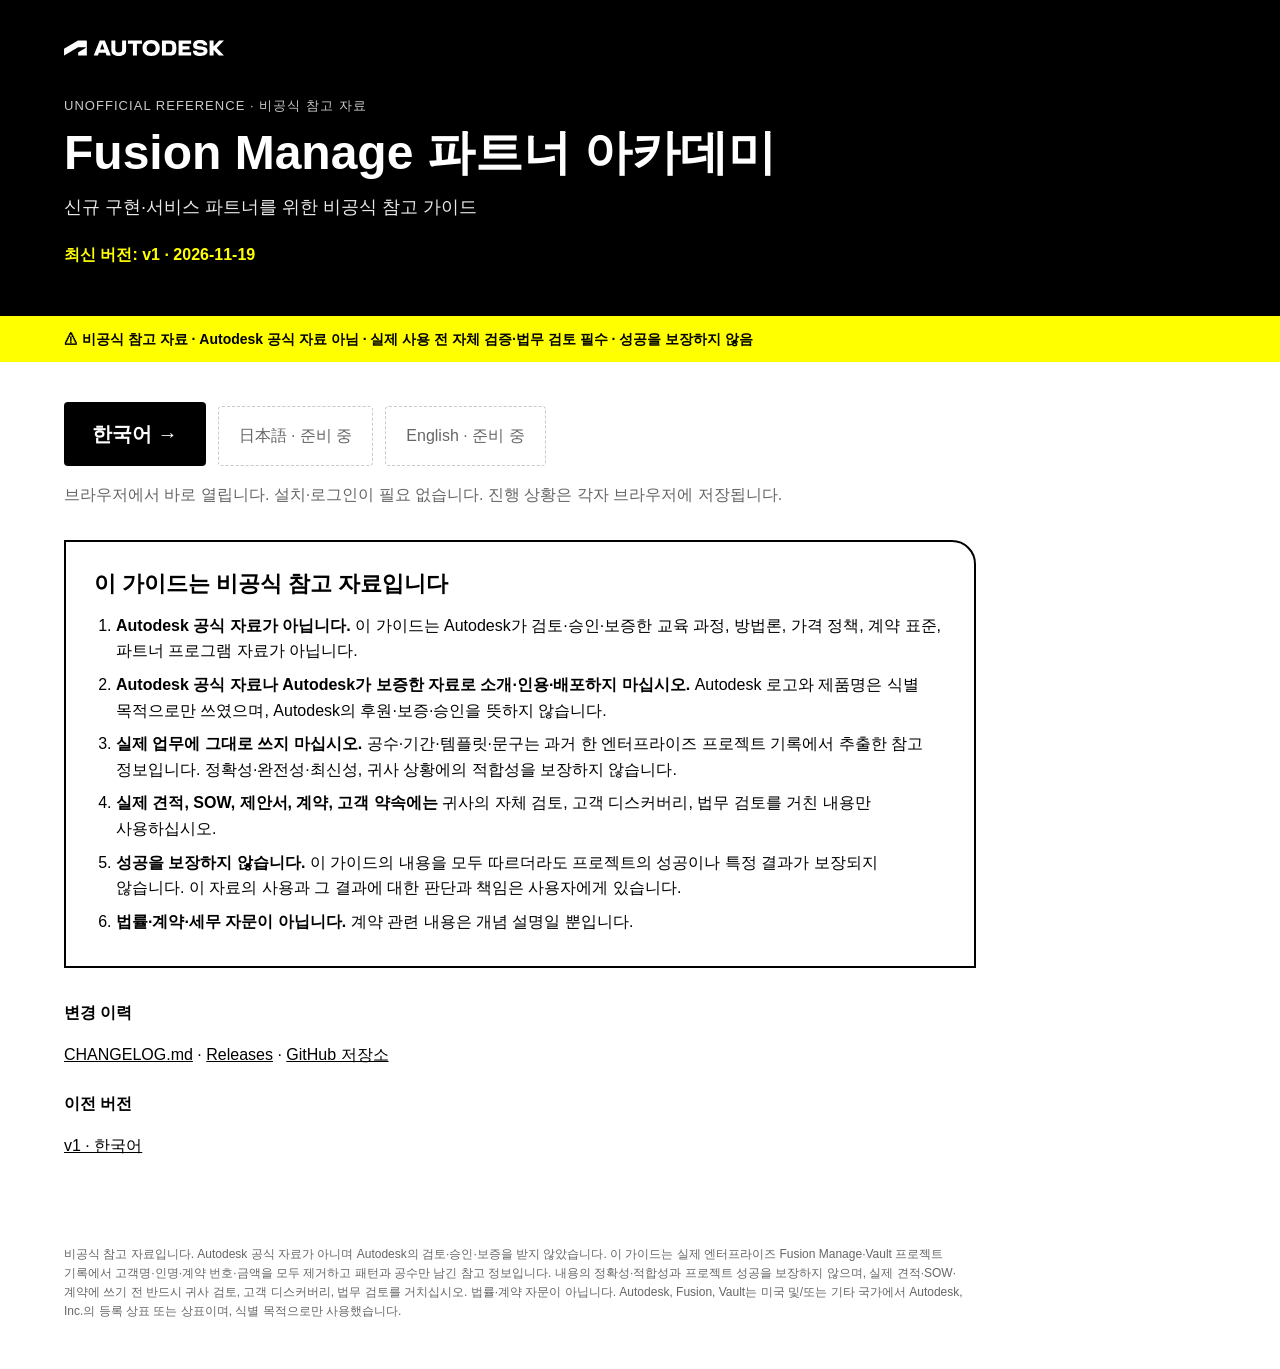
<file: docs/index.html>
<!DOCTYPE html>
<html lang="ko"><head><meta charset="utf-8"><meta name="viewport" content="width=device-width, initial-scale=1">
<title>Fusion Manage 파트너 아카데미 · v1</title>
<meta name="robots" content="noindex">
<style>
:root{--k:#000;--w:#fff;--y:#FFFF00;--ws:#F5F5F0;--sl:#666;--sl2:#C9C9C9;--d:#D34621}
*{box-sizing:border-box}body{margin:0;font-family:"Artifakt Element","Noto Sans KR","Malgun Gothic","Apple SD Gothic Neo",Arial,sans-serif;color:var(--k);background:var(--w);line-height:1.6;word-break:keep-all}
.top{background:var(--k);color:var(--w);padding:40px 64px 48px}
.top img{width:160px;display:block}
.top .k{margin-top:40px;font-size:13px;letter-spacing:.08em;color:var(--sl2)}
.top h1{font-family:"Artifakt Legend","Artifakt Element","Noto Sans KR","Malgun Gothic",Arial,sans-serif;font-size:48px;line-height:56px;margin:8px 0 12px}
.top p{margin:0;color:#E8E8E8;font-size:18px}
.ver{display:inline-block;margin-top:20px;color:var(--y);font-weight:700}
.warn{background:var(--y);color:var(--k);padding:12px 64px;font-weight:700;font-size:14px}
main{padding:40px 64px;max-width:1040px}
.go{display:inline-block;background:var(--k);color:var(--w);text-decoration:none;font-weight:700;font-size:20px;padding:16px 28px;border-radius:4px;margin:0 12px 12px 0}
.go:hover{background:#222}
.na{display:inline-block;padding:16px 20px;border:1px dashed var(--sl2);color:var(--sl);border-radius:4px;margin:0 12px 12px 0}
.how{color:var(--sl);margin:4px 0 32px}
.disc{border:2px solid var(--k);border-radius:0 24px 0 0;padding:24px 28px;margin:8px 0 32px}
.disc h2{margin:0 0 12px;font-size:22px}.disc ol{margin:0;padding-left:22px}.disc li{margin-bottom:8px}
h3{font-size:16px;margin:24px 0 8px}
.links a{color:var(--k)} .arch a{display:inline-block;margin:0 16px 6px 0;color:var(--k)}
footer{padding:24px 64px 48px;color:var(--sl);font-size:12px;max-width:1040px}
@media(max-width:800px){.top,.warn,main,footer{padding-left:24px;padding-right:24px}.top h1{font-size:34px;line-height:42px}}
</style></head><body>
<header class="top"><img alt="Autodesk" src="[data-uri]">
<div class="k">UNOFFICIAL REFERENCE · 비공식 참고 자료</div><h1>Fusion Manage 파트너 아카데미</h1><p>신규 구현·서비스 파트너를 위한 비공식 참고 가이드</p>
<span class="ver">최신 버전: v1 · 2026-11-19</span></header>
<div class="warn">⚠ 비공식 참고 자료 · Autodesk 공식 자료 아님 · 실제 사용 전 자체 검증·법무 검토 필수 · 성공을 보장하지 않음</div>
<main>
<div><a class="go" href="ko/">한국어 →</a><span class="na">日本語 · 준비 중</span><span class="na">English · 준비 중</span></div>
<p class="how">브라우저에서 바로 열립니다. 설치·로그인이 필요 없습니다. 진행 상황은 각자 브라우저에 저장됩니다.</p>
<section class="disc"><h2>이 가이드는 비공식 참고 자료입니다</h2><ol><li><b>Autodesk 공식 자료가 아닙니다.</b> 이 가이드는 Autodesk가 검토·승인·보증한 교육 과정, 방법론, 가격 정책, 계약 표준, 파트너 프로그램 자료가 아닙니다.</li><li><b>Autodesk 공식 자료나 Autodesk가 보증한 자료로 소개·인용·배포하지 마십시오.</b> Autodesk 로고와 제품명은 식별 목적으로만 쓰였으며, Autodesk의 후원·보증·승인을 뜻하지 않습니다.</li><li><b>실제 업무에 그대로 쓰지 마십시오.</b> 공수·기간·템플릿·문구는 과거 한 엔터프라이즈 프로젝트 기록에서 추출한 참고 정보입니다. 정확성·완전성·최신성, 귀사 상황에의 적합성을 보장하지 않습니다.</li><li><b>실제 견적, SOW, 제안서, 계약, 고객 약속에는</b> 귀사의 자체 검토, 고객 디스커버리, 법무 검토를 거친 내용만 사용하십시오.</li><li><b>성공을 보장하지 않습니다.</b> 이 가이드의 내용을 모두 따르더라도 프로젝트의 성공이나 특정 결과가 보장되지 않습니다. 이 자료의 사용과 그 결과에 대한 판단과 책임은 사용자에게 있습니다.</li><li><b>법률·계약·세무 자문이 아닙니다.</b> 계약 관련 내용은 개념 설명일 뿐입니다.</li></ol></section>
<h3>변경 이력</h3><p class="links"><a href="https://github.com/yjyoo122/fusion-manage-partner-academy/blob/main/CHANGELOG.md">CHANGELOG.md</a> · <a href="https://github.com/yjyoo122/fusion-manage-partner-academy/releases">Releases</a> · <a href="https://github.com/yjyoo122/fusion-manage-partner-academy">GitHub 저장소</a></p>
<h3>이전 버전</h3><p class="arch"><a href="archive/v1/ko/">v1 · 한국어</a></p>
</main>
<footer>비공식 참고 자료입니다. Autodesk 공식 자료가 아니며 Autodesk의 검토·승인·보증을 받지 않았습니다. 이 가이드는 실제 엔터프라이즈 Fusion Manage·Vault 프로젝트 기록에서 고객명·인명·계약 번호·금액을 모두 제거하고 패턴과 공수만 남긴 참고 정보입니다. 내용의 정확성·적합성과 프로젝트 성공을 보장하지 않으며, 실제 견적·SOW·계약에 쓰기 전 반드시 귀사 검토, 고객 디스커버리, 법무 검토를 거치십시오. 법률·계약 자문이 아닙니다. Autodesk, Fusion, Vault는 미국 및/또는 기타 국가에서 Autodesk, Inc.의 등록 상표 또는 상표이며, 식별 목적으로만 사용했습니다.</footer>
</body></html>
</file>
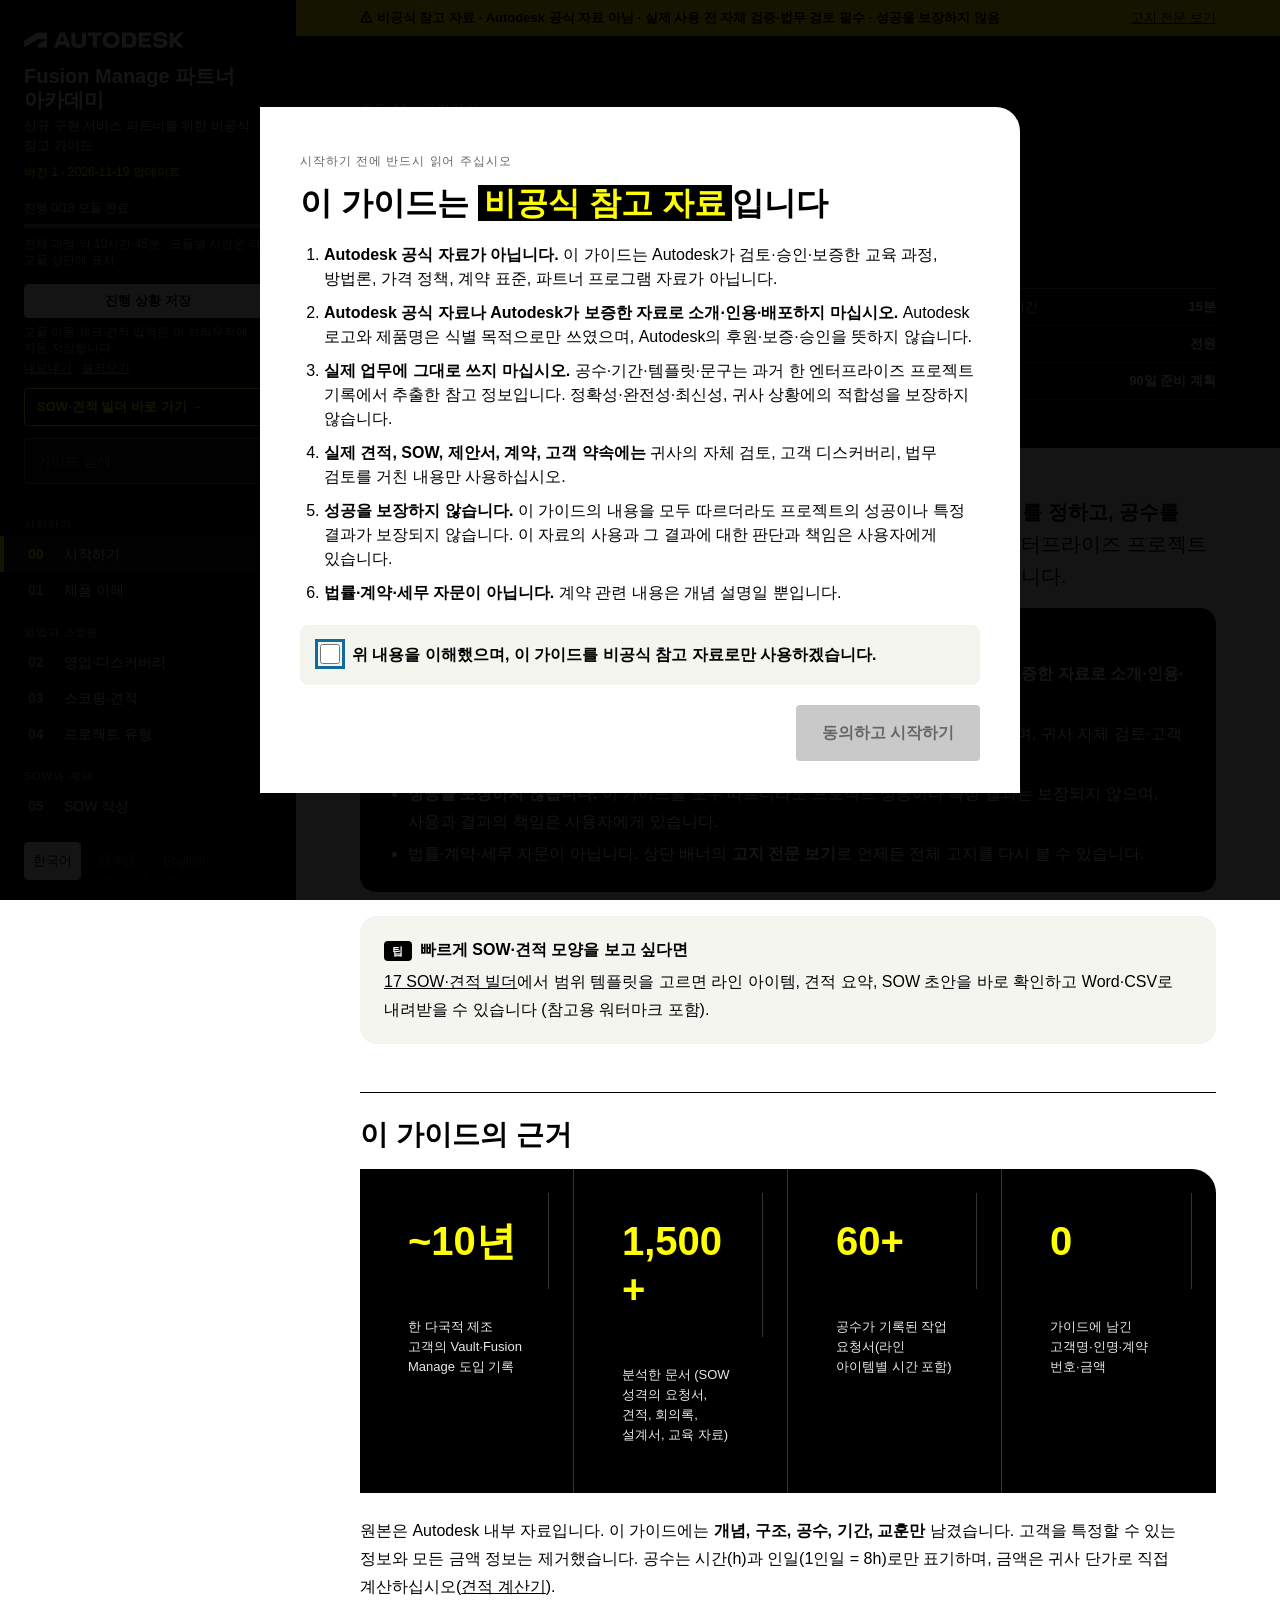
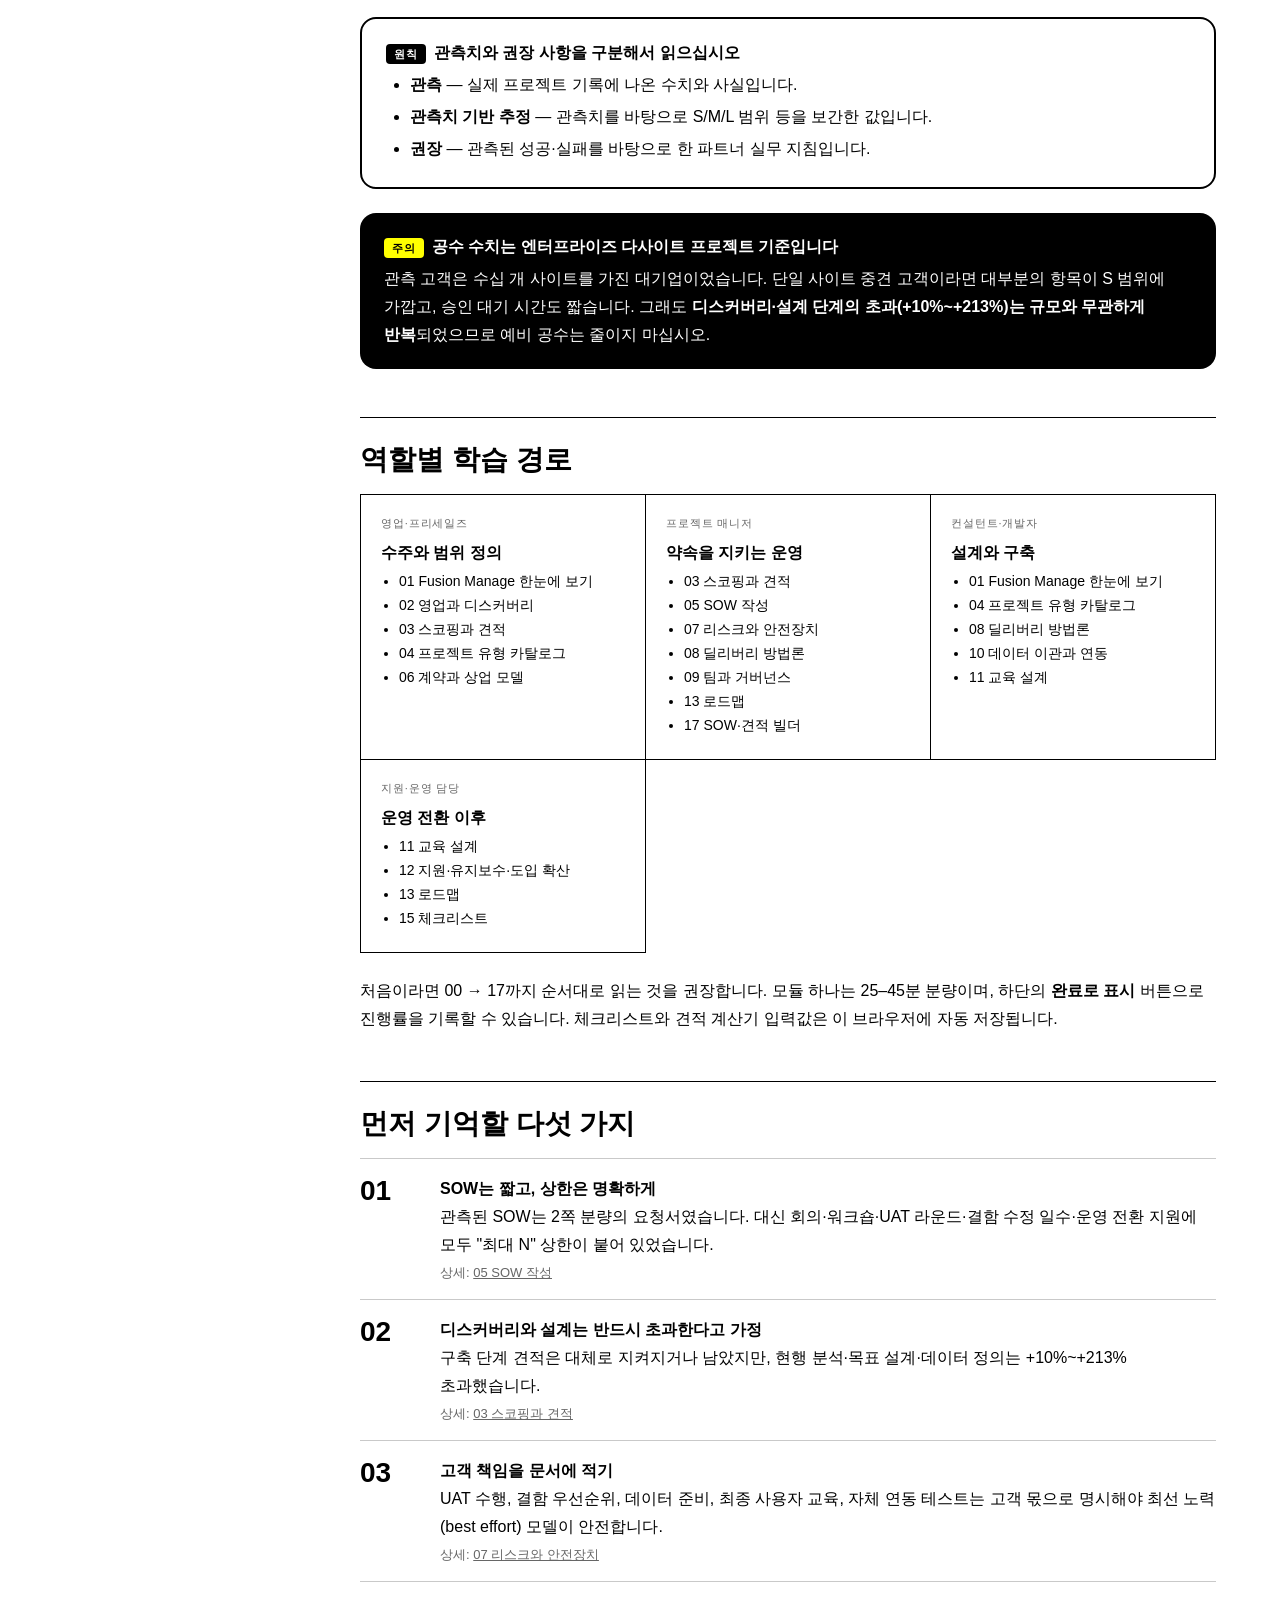
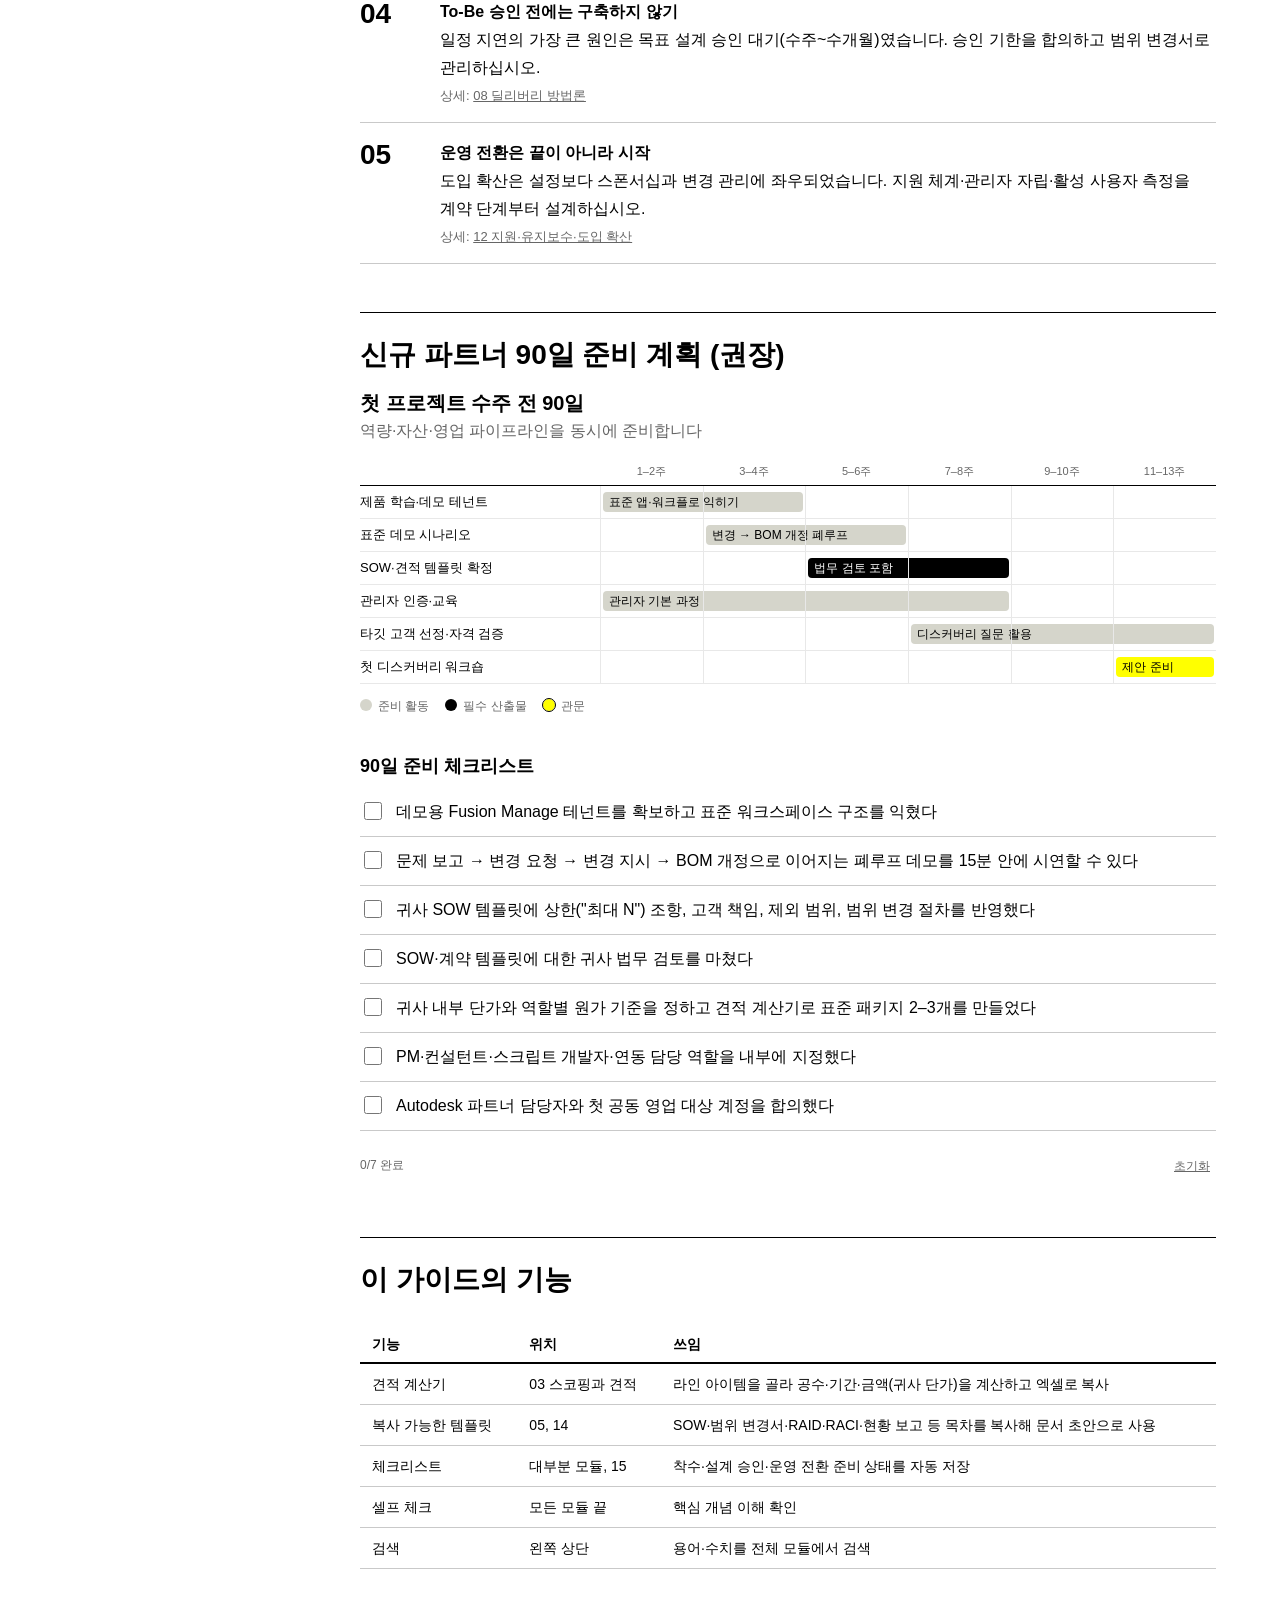
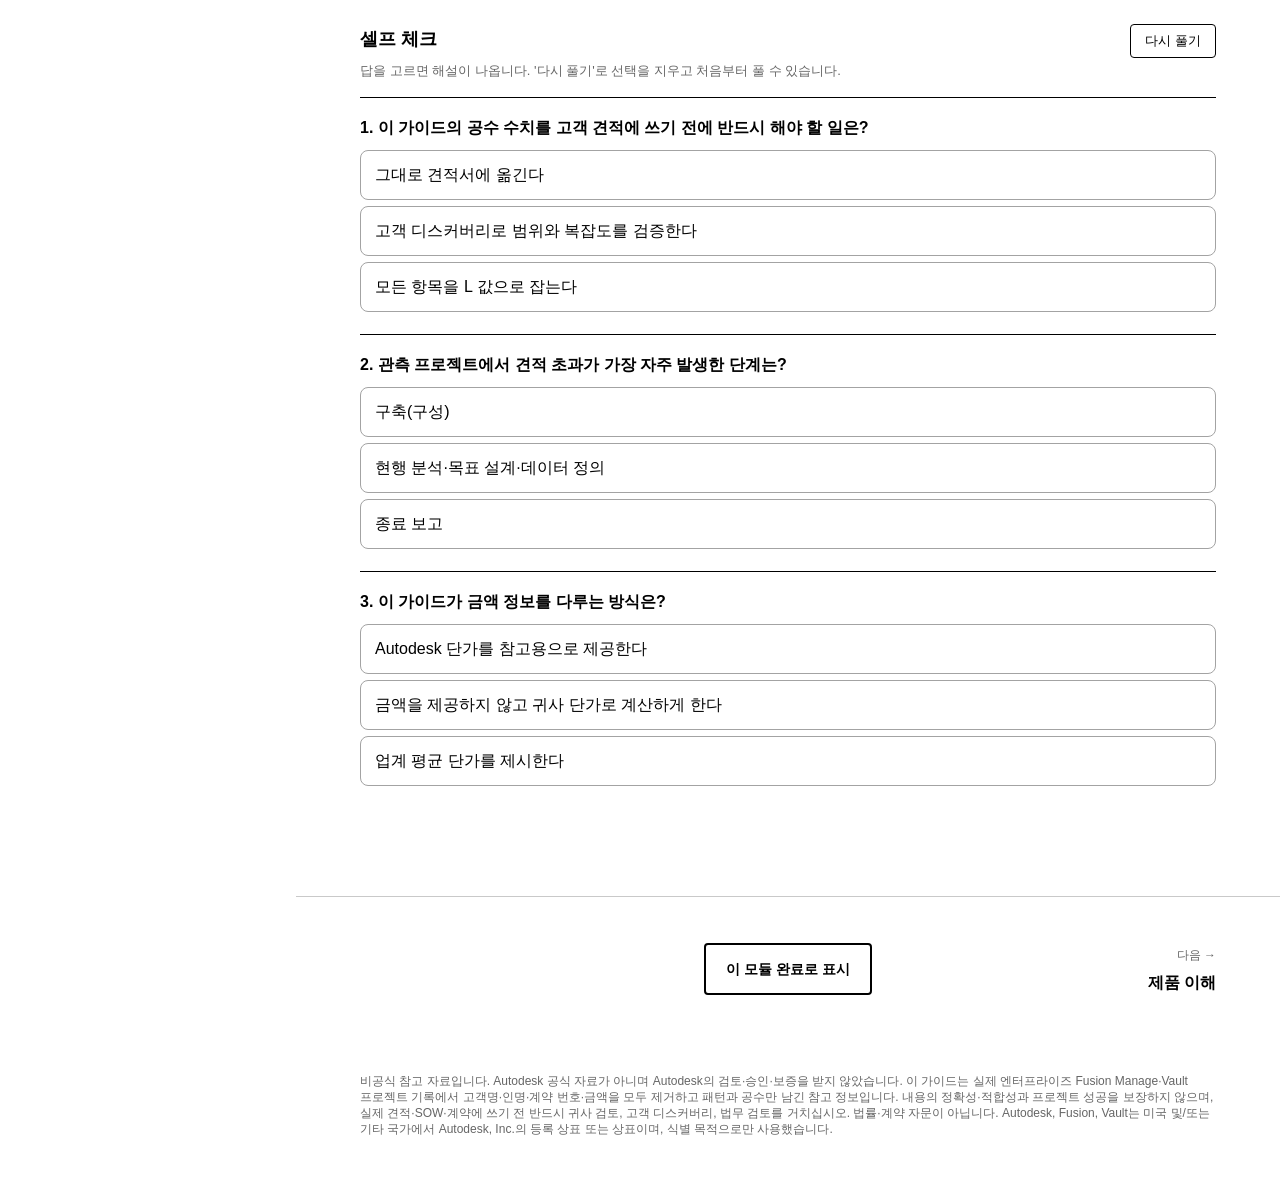
<file: docs/ko/index.html>
<!DOCTYPE html>
<html lang="ko">
<head>
<meta charset="utf-8">
<meta name="viewport" content="width=device-width, initial-scale=1">
<title>Fusion Manage 파트너 아카데미</title>
<style>/* Fusion Manage partner academy — Autodesk brand: Black/White primaries, Hello Yellow single accent,
   Warm Slate/Slate secondary, 4px grid, sentence case. Artifakt if installed; CJK falls back to system fonts. */
:root {
  --black: #000000; --white: #FFFFFF; --yellow: #FFFF00;
  --ws100: #F5F5F0; --ws300: #E4E4DB; --ws: #D5D5CB;
  --sl100: #E8E8E8; --sl200: #C9C9C9; --sl300: #A3A3A3; --slate: #666666;
  --tw700: #136B9A; --dusk700: #D34621; --morn700: #21A183;
  --side: 296px; --r4: 4px; --r8: 8px; --r16: 16px; --r24: 24px;
  --font-body: "Artifakt Element", var(--cjk), Arial, sans-serif;
  --font-head: "Artifakt Legend", "Artifakt Element", var(--cjk), Arial, sans-serif;
}
html[lang="ko"] { --cjk: "Noto Sans KR", "Malgun Gothic", "Apple SD Gothic Neo", "Nanum Gothic"; }
html[lang="ja"] { --cjk: "Noto Sans JP", "Yu Gothic UI", "Yu Gothic", "Meiryo", "Hiragino Sans"; }
html[lang="en"] { --cjk: Arial; }
* { box-sizing: border-box; }
html, body { margin: 0; padding: 0; }
body { font-family: var(--font-body); font-size: 16px; line-height: 28px; color: var(--black); background: var(--white); word-break: keep-all; overflow-wrap: anywhere; }
html[lang="ja"] body { word-break: normal; line-break: strict; }
a { color: inherit; }
:focus-visible { outline: 3px solid var(--tw700); outline-offset: 2px; }

/* ---------- layout ---------- */
.side { position: fixed; inset: 0 auto 0 0; width: var(--side); background: var(--black); color: var(--white); display: flex; flex-direction: column; z-index: 20; }
.side .brand { padding: 32px 24px 20px; }
.side .brand img { width: 160px; height: auto; display: block; }
.side .brand .prod { margin-top: 16px; font-family: var(--font-head); font-weight: 700; font-size: 20px; line-height: 24px; }
.side .brand .sub { color: var(--sl200); font-size: 13px; line-height: 20px; margin-top: 4px; }
.side .prog { padding: 0 24px 16px; font-size: 12px; line-height: 16px; color: var(--sl200); }
.side .prog .track { height: 4px; background: var(--slate); margin-top: 8px; }
.side .prog .fill { height: 4px; background: var(--yellow); width: 0; transition: width .3s; }
.side .search { margin: 0 24px 12px; }
.side .search input { width: 100%; padding: 8px 12px; border-radius: var(--r4); border: 1px solid var(--slate); background: #111; color: var(--white); font: inherit; font-size: 14px; }
.side nav { overflow-y: auto; flex: 1; padding: 4px 0 24px; }
.side nav .grp { padding: 16px 24px 4px; font-size: 11px; line-height: 16px; letter-spacing: .08em; text-transform: uppercase; color: var(--sl300); }
.side nav a { display: grid; grid-template-columns: 32px 1fr 16px; gap: 4px; align-items: baseline; padding: 8px 24px; text-decoration: none; color: var(--sl100); font-size: 14px; line-height: 20px; border-left: 4px solid transparent; }
.side nav a .n { font-family: var(--font-head); font-weight: 700; color: var(--sl300); }
.side nav a:hover { background: #151515; color: var(--white); }
.side nav a.on { border-left-color: var(--yellow); color: var(--white); background: #151515; }
.side nav a.on .n { color: var(--yellow); }
.side nav a .ok { color: var(--sl300); font-size: 12px; }
.side .langs { padding: 12px 24px 20px; border-top: 1px solid #222; display: flex; gap: 8px; font-size: 13px; }
.side .langs a { padding: 4px 8px; border-radius: var(--r4); text-decoration: none; color: var(--sl200); border: 1px solid #333; }
.side .langs a.cur { color: var(--black); background: var(--white); border-color: var(--white); }
.side .langs span.na { padding: 4px 8px; color: #555; border: 1px dashed #333; border-radius: var(--r4); }
.main { margin-left: var(--side); min-height: 100vh; }
.menu-btn { display: none; }

/* ---------- module hero ---------- */
.hero { background: var(--black); color: var(--white); padding: 64px 64px 48px; display: grid; grid-template-columns: 1fr 280px; gap: 48px; align-items: end; }
.hero .kicker { font-size: 13px; line-height: 20px; letter-spacing: .08em; text-transform: uppercase; color: var(--sl200); }
.hero h1 { font-family: var(--font-head); font-weight: 700; font-size: 48px; line-height: 56px; margin: 12px 0 16px; letter-spacing: -.01em; }
.hero h1 em { font-style: normal; color: var(--yellow); }
.hero .goal { color: var(--sl100); max-width: 720px; font-size: 18px; line-height: 28px; margin: 0; }
.hero .facts { border-top: 1px solid var(--slate); }
.hero .facts div { display: flex; justify-content: space-between; padding: 8px 0; border-bottom: 1px solid #333; font-size: 13px; line-height: 20px; color: var(--sl200); }
.hero .facts b { color: var(--white); font-weight: 700; }
.content { padding: 48px 64px 32px; max-width: 1120px; }
.content > section + section { margin-top: 48px; }

/* ---------- blocks ---------- */
h2.sec { font-family: var(--font-head); font-weight: 700; font-size: 28px; line-height: 36px; margin: 0 0 16px; padding-top: 24px; border-top: 1px solid var(--black); }
h3 { font-family: var(--font-body); font-weight: 700; font-size: 18px; line-height: 28px; margin: 32px 0 8px; }
p { margin: 0 0 16px; }
.lead { font-size: 20px; line-height: 32px; max-width: 860px; }
ul.l, ol.l { margin: 0 0 16px; padding-left: 24px; }
ul.l li, ol.l li { margin-bottom: 4px; }
code { font-family: Consolas, "Courier New", monospace; font-size: 14px; background: var(--ws100); padding: 0 4px; border-radius: var(--r4); }
.muted { color: var(--slate); }
.small { font-size: 13px; line-height: 20px; }

table.t { width: 100%; border-collapse: collapse; margin: 8px 0 8px; font-size: 14px; line-height: 20px; }
table.t th { text-align: left; font-weight: 700; padding: 12px 12px 8px; border-bottom: 2px solid var(--black); vertical-align: bottom; white-space: nowrap; }
table.t td { padding: 10px 12px; border-bottom: 1px solid var(--sl200); vertical-align: top; }
table.t td.num, table.t th.num { text-align: right; font-variant-numeric: tabular-nums; white-space: nowrap; }
table.t tr.total td { font-weight: 700; border-top: 2px solid var(--black); border-bottom: none; }
.tnote { font-size: 12px; line-height: 16px; color: var(--slate); margin: 0 0 24px; }
.twrap { overflow-x: auto; }

.callout { border-radius: var(--r16); padding: 20px 24px; margin: 16px 0 24px; background: var(--ws100); }
.callout .ct { font-weight: 700; margin-bottom: 4px; display: flex; gap: 8px; align-items: baseline; }
.callout .ct .tag { font-size: 11px; line-height: 16px; letter-spacing: .08em; text-transform: uppercase; padding: 2px 8px; border-radius: var(--r4); background: var(--black); color: var(--white); }
.callout.warn { background: var(--black); color: var(--white); }
.callout.warn .ct .tag { background: var(--yellow); color: var(--black); }
.callout.rule { background: var(--white); border: 2px solid var(--black); }
.callout.source { background: var(--white); border: 1px solid var(--sl200); font-size: 13px; line-height: 20px; color: var(--slate); }
.callout p:last-child, .callout ul:last-child { margin-bottom: 0; }

.steps { list-style: none; margin: 8px 0 24px; padding: 0; counter-reset: s; }
.steps > li { display: grid; grid-template-columns: 64px 1fr; gap: 16px; padding: 16px 0; border-top: 1px solid var(--sl200); counter-increment: s; }
.steps > li:last-child { border-bottom: 1px solid var(--sl200); }
.steps > li::before { content: counter(s, decimal-leading-zero); font-family: var(--font-head); font-weight: 700; font-size: 28px; line-height: 32px; }
.steps .st { font-weight: 700; }
.steps .sm { font-size: 13px; line-height: 20px; color: var(--slate); margin-top: 4px; }

.stats { display: grid; grid-template-columns: repeat(auto-fit, minmax(180px, 1fr)); background: var(--black); color: var(--white); margin: 16px 0 24px; border-radius: 0 var(--r24) 0 0; }
.stats div { padding: 24px; border-right: 1px solid #333; }
.stats div:last-child { border-right: none; }
.stats .v { font-family: var(--font-head); font-weight: 700; font-size: 40px; line-height: 48px; color: var(--yellow); }
.stats .k { font-size: 13px; line-height: 20px; color: var(--sl100); margin-top: 4px; }

.bars { margin: 16px 0 24px; }
.bars .bt { font-family: var(--font-head); font-weight: 700; font-size: 20px; line-height: 28px; }
.bars .bs { color: var(--slate); margin-bottom: 16px; }
.bars .row { display: grid; grid-template-columns: 1fr 112px; align-items: center; gap: 12px; border-bottom: 1px dotted var(--sl300); padding: 6px 0; }
.bars .bar { height: 32px; background: var(--ws); display: flex; align-items: center; min-width: 2px; border-radius: 0 var(--r4) var(--r4) 0; }
.bars .bar.hi { background: var(--yellow); }
.bars .bar span { font-size: 13px; line-height: 20px; padding: 0 8px; white-space: nowrap; }
.bars .lbl { font-size: 13px; line-height: 20px; margin-bottom: 2px; }
.bars .val { font-family: var(--font-head); font-weight: 700; font-size: 22px; line-height: 28px; text-align: left; }
.bars .val small { font-size: 12px; font-weight: 400; color: var(--slate); }
.bars .bn { font-size: 12px; line-height: 16px; color: var(--slate); margin-top: 8px; }

.gantt { margin: 16px 0 24px; overflow-x: auto; }
.gantt .gt { font-family: var(--font-head); font-weight: 700; font-size: 20px; line-height: 28px; }
.gantt .gs { color: var(--slate); margin-bottom: 12px; }
.gantt .grid { display: grid; min-width: 760px; font-size: 13px; line-height: 20px; }
.gantt .hd { color: var(--slate); font-size: 11px; border-bottom: 1px solid var(--black); padding: 4px 0; text-align: center; }
.gantt .lab { padding: 6px 12px 6px 0; border-bottom: 1px solid var(--sl100); }
.gantt .cell { border-bottom: 1px solid var(--sl100); border-left: 1px solid var(--sl100); position: relative; }
.gantt .bar { position: absolute; top: 6px; bottom: 6px; border-radius: var(--r4); background: var(--ws); font-size: 12px; line-height: 20px; padding: 0 6px; white-space: nowrap; overflow: hidden; }
.gantt .bar.k-gate { background: var(--yellow); }
.gantt .bar.k-run { background: var(--black); color: var(--white); }
.gantt .bar.k-opt { background: repeating-linear-gradient(45deg, var(--ws100), var(--ws100) 4px, var(--ws300) 4px, var(--ws300) 8px); }
.gantt .legend { display: flex; gap: 16px; font-size: 12px; color: var(--slate); margin-top: 8px; flex-wrap: wrap; }
.gantt .legend i { display: inline-block; width: 12px; height: 12px; border-radius: 50%; margin-right: 6px; vertical-align: -1px; }

.flow { display: grid; grid-template-columns: repeat(var(--n), 1fr); margin: 16px 0 24px; border: 1px solid var(--black); }
.flow > div { padding: 16px; border-right: 1px solid var(--black); min-height: 160px; }
.flow > div:last-child { border-right: none; }
.flow .fn { font-family: var(--font-head); font-weight: 700; font-size: 28px; line-height: 32px; }
.flow .ft { font-weight: 700; margin: 8px 0 4px; line-height: 24px; }
.flow .fx { font-size: 13px; line-height: 20px; color: var(--slate); }
.flow > div.hi { background: var(--black); color: var(--white); }
.flow > div.hi .fn { color: var(--yellow); }
.flow > div.hi .fx { color: var(--sl200); }

.tiles { display: grid; grid-template-columns: repeat(auto-fit, minmax(240px, 1fr)); gap: 0; margin: 16px 0 24px; border-top: 1px solid var(--black); border-left: 1px solid var(--black); }
.tiles > div { padding: 20px; border-right: 1px solid var(--black); border-bottom: 1px solid var(--black); }
.tiles .tt { font-weight: 700; margin-bottom: 4px; }
.tiles .tg { font-size: 11px; line-height: 16px; letter-spacing: .08em; text-transform: uppercase; color: var(--slate); margin-bottom: 8px; }
.tiles .tx { font-size: 14px; line-height: 20px; }
.tiles .tx ul { margin: 4px 0 0; padding-left: 18px; }

.check { list-style: none; padding: 0; margin: 8px 0 24px; }
.check li { border-bottom: 1px solid var(--sl200); }
.check label { display: grid; grid-template-columns: 28px 1fr; gap: 8px; padding: 10px 0; cursor: pointer; }
.check input { width: 18px; height: 18px; margin-top: 4px; accent-color: var(--black); }
.check input:checked + span { color: var(--slate); text-decoration: line-through; text-decoration-color: var(--sl300); }
.check .cmeta { font-size: 12px; color: var(--slate); margin-top: -4px; padding-bottom: 8px; display: flex; justify-content: space-between; }
.check .cmeta button { font: inherit; background: none; border: none; text-decoration: underline; cursor: pointer; color: var(--slate); }

details.d { border-top: 1px solid var(--sl200); }
details.d:last-of-type { border-bottom: 1px solid var(--sl200); }
details.d > summary { cursor: pointer; padding: 14px 0; font-weight: 700; list-style: none; display: flex; justify-content: space-between; gap: 16px; }
details.d > summary::after { content: "+"; font-family: var(--font-head); font-size: 22px; }
details.d[open] > summary::after { content: "−"; }
details.d > .db { padding: 0 0 16px; }

.tpl { border-radius: var(--r16); border: 1px solid var(--black); margin: 16px 0 24px; overflow: hidden; }
.tpl .th { background: var(--black); color: var(--white); padding: 12px 20px; display: flex; justify-content: space-between; align-items: center; gap: 12px; }
.tpl .th b { font-weight: 700; }
.tpl .th button, .btn { font: inherit; font-size: 13px; line-height: 20px; padding: 6px 14px; border-radius: var(--r4); border: 1px solid var(--white); background: transparent; color: var(--white); cursor: pointer; }
.tpl .tb { padding: 8px 20px 16px; font-size: 14px; line-height: 22px; }
.tpl .tb .sh { font-weight: 700; margin-top: 12px; }
.tpl .tb ul { margin: 4px 0 0; padding-left: 20px; }

.raci td.v { text-align: center; font-weight: 700; width: 64px; }
.raci td.v.R { background: var(--black); color: var(--white); }
.raci td.v.A { background: var(--yellow); }
.raci td.v.C { background: var(--ws); }
.raci td.v.I { color: var(--slate); }

.quiz { margin: 16px 0 24px; }
.quiz .q { border-top: 1px solid var(--black); padding: 16px 0; }
.quiz .qq { font-weight: 700; margin-bottom: 8px; }
.quiz button.o { display: block; width: 100%; text-align: left; font: inherit; padding: 10px 14px; margin: 6px 0; border: 1px solid var(--sl300); background: var(--white); border-radius: var(--r8); cursor: pointer; }
.quiz button.o:hover { border-color: var(--black); }
.quiz button.o.right { background: var(--black); color: var(--white); border-color: var(--black); }
.quiz button.o.wrong { background: var(--ws100); color: var(--slate); text-decoration: line-through; }
.quiz .why { font-size: 14px; line-height: 20px; color: var(--slate); margin-top: 8px; display: none; }
.quiz .q.done .why { display: block; }

/* estimator */
.est { border: 1px solid var(--black); border-radius: 0 var(--r24) 0 0; margin: 16px 0 24px; }
.est .eh { display: grid; grid-template-columns: repeat(auto-fit, minmax(200px, 1fr)); gap: 16px; padding: 20px; border-bottom: 1px solid var(--black); background: var(--ws100); border-radius: 0 var(--r24) 0 0; }
.est label.f { font-size: 13px; line-height: 20px; display: block; }
.est label.f b { display: block; margin-bottom: 4px; }
.est select, .est input[type=number], .est input[type=text] { width: 100%; font: inherit; font-size: 14px; padding: 6px 8px; border: 1px solid var(--slate); border-radius: var(--r4); background: var(--white); }
.est .eg { padding: 0 20px; }
.est .eg h4 { font-size: 13px; letter-spacing: .08em; text-transform: uppercase; color: var(--slate); margin: 20px 0 4px; }
.est .ei { display: grid; grid-template-columns: 28px 1fr 160px 80px; gap: 8px; align-items: center; padding: 8px 0; border-bottom: 1px solid var(--sl200); font-size: 14px; line-height: 20px; }
.est .ei .eh2 { text-align: right; font-variant-numeric: tabular-nums; font-weight: 700; }
.est .ei .desc { font-size: 12px; color: var(--slate); }
.est .out { background: var(--black); color: var(--white); padding: 24px 20px; display: grid; grid-template-columns: repeat(auto-fit, minmax(160px, 1fr)); gap: 16px; margin-top: 16px; }
.est .out .v { font-family: var(--font-head); font-weight: 700; font-size: 36px; line-height: 44px; color: var(--yellow); }
.est .out .k { font-size: 13px; color: var(--sl100); }
.est .brk { padding: 16px 20px 20px; font-size: 13px; line-height: 20px; }
.est .brk table { width: 100%; border-collapse: collapse; }
.est .brk td { padding: 6px 8px; border-bottom: 1px solid var(--sl200); }
.est .brk td.num { text-align: right; font-variant-numeric: tabular-nums; }
.est .acts { padding: 0 20px 20px; display: flex; gap: 8px; flex-wrap: wrap; }
.est .acts .btn { color: var(--black); border-color: var(--black); }

/* sidebar save + builder link */
.side .prog .tt { margin-top: 8px; color: var(--sl300); }
.savebox { padding: 0 24px 12px; font-size: 12px; line-height: 16px; color: var(--sl300); }
.savebox .sbtn { width: 100%; font: inherit; font-size: 13px; line-height: 20px; padding: 6px 12px; border-radius: var(--r4); border: 1px solid var(--white); background: var(--white); color: var(--black); cursor: pointer; font-weight: 700; }
.savebox .smsg { margin-top: 6px; }
.savebox .sio { margin-top: 4px; }
.lnk { font: inherit; background: none; border: none; padding: 0; color: inherit; text-decoration: underline; cursor: pointer; }
.side .bldlink { display: block; margin: 0 24px 12px; padding: 8px 12px; border: 1px solid var(--yellow); border-radius: var(--r4); color: var(--yellow); text-decoration: none; font-size: 13px; line-height: 20px; font-weight: 700; }
.side .bldlink:hover { background: var(--yellow); color: var(--black); }

/* disclaimer banner, resume card, gate */
.banner { background: var(--yellow); color: var(--black); padding: 8px 64px; font-size: 13px; line-height: 20px; font-weight: 700; display: flex; gap: 16px; justify-content: space-between; align-items: center; position: sticky; top: 0; z-index: 15; }
.banner .lnk { white-space: nowrap; font-weight: 400; }
.resume { background: var(--ws100); border-bottom: 1px solid var(--sl200); padding: 12px 64px; display: flex; gap: 16px; align-items: center; font-size: 14px; }
.btn.dark { background: var(--black); color: var(--white); border-color: var(--black); text-decoration: none; }
body.gated { overflow: hidden; }
.gate { position: fixed; inset: 0; background: rgba(0, 0, 0, .92); z-index: 100; display: flex; align-items: center; justify-content: center; padding: 24px; overflow-y: auto; }
.gbox { background: var(--white); color: var(--black); max-width: 760px; width: 100%; border-radius: 0 var(--r24) 0 0; padding: 40px 40px 32px; }
.gbox .gk { font-size: 12px; letter-spacing: .08em; text-transform: uppercase; color: var(--slate); }
.gbox h2 { font-family: var(--font-head); font-weight: 700; font-size: 32px; line-height: 40px; margin: 8px 0 20px; }
.gbox h2 em { font-style: normal; background: var(--black); color: var(--yellow); padding: 0 6px; }
.gbox ol { margin: 0 0 20px; padding-left: 24px; }
.gbox ol li { margin-bottom: 10px; line-height: 24px; }
.gbox .gchk { display: grid; grid-template-columns: 28px 1fr; gap: 8px; padding: 16px; background: var(--ws100); border-radius: var(--r8); font-weight: 700; cursor: pointer; }
.gbox .gchk input { width: 20px; height: 20px; accent-color: var(--black); }
.gbox .gact { margin-top: 20px; text-align: right; }
.gbox .gbtn { font: inherit; font-weight: 700; padding: 12px 24px; border-radius: var(--r4); border: 2px solid var(--black); background: var(--black); color: var(--white); cursor: pointer; }
.gbox .gbtn:disabled { background: var(--sl200); border-color: var(--sl200); color: var(--slate); cursor: not-allowed; }

/* quiz header */
.quiz .qh { display: flex; gap: 16px; align-items: baseline; }
.quiz .qh h3 { margin-right: auto; }
.quiz .qs { font-weight: 700; }
.quiz .qr, .acts .btn, .bld .btn { color: var(--black); border-color: var(--black); }

/* builder */
.bld { border: 1px solid var(--black); border-radius: 0 var(--r24) 0 0; margin: 16px 0 24px; padding: 0 20px 20px; }
.bld .bstep h4 { font-size: 13px; letter-spacing: .08em; text-transform: uppercase; color: var(--slate); margin: 20px 0 8px; }
.bld .bpick { display: grid; grid-template-columns: repeat(auto-fit, minmax(200px, 1fr)); border-top: 1px solid var(--black); border-left: 1px solid var(--black); }
.bld .bt { font: inherit; text-align: left; background: var(--white); border: none; border-right: 1px solid var(--black); border-bottom: 1px solid var(--black); padding: 12px 14px; cursor: pointer; display: grid; gap: 2px; }
.bld .bt .tg { font-family: var(--font-head); font-weight: 700; font-size: 20px; line-height: 24px; }
.bld .bt .bd { font-size: 12px; line-height: 16px; color: var(--slate); }
.bld .bt.on { background: var(--black); color: var(--white); }
.bld .bt.on .tg { color: var(--yellow); }
.bld .bt.on .bd { color: var(--sl200); }
.bld .eh { display: grid; grid-template-columns: repeat(auto-fit, minmax(180px, 1fr)); gap: 12px; padding: 16px; background: var(--ws100); }
.bld label.f { font-size: 13px; line-height: 20px; display: block; }
.bld label.f b { display: block; margin-bottom: 4px; }
.bld select, .bld input[type=number], .bld input[type=text] { width: 100%; font: inherit; font-size: 14px; padding: 6px 8px; border: 1px solid var(--slate); border-radius: var(--r4); background: var(--white); }
.bld .ei { display: grid; grid-template-columns: 28px 1fr 180px 80px; gap: 8px; align-items: center; padding: 8px 0; border-bottom: 1px solid var(--sl200); font-size: 14px; line-height: 20px; }
.bld .ei .eh2 { text-align: right; font-weight: 700; font-variant-numeric: tabular-nums; }
.bld .ei .desc { font-size: 12px; color: var(--slate); }
.bld .opt { font-size: 11px; padding: 0 6px; border: 1px solid var(--slate); border-radius: var(--r4); color: var(--slate); }
.bld .out { background: var(--black); color: var(--white); padding: 24px 20px; display: grid; grid-template-columns: repeat(auto-fit, minmax(160px, 1fr)); gap: 16px; margin: 16px -20px 0; }
.bld .out .v { font-family: var(--font-head); font-weight: 700; font-size: 32px; line-height: 40px; color: var(--yellow); }
.bld .out .k { font-size: 13px; color: var(--sl100); }
.bld .btabs { display: flex; gap: 0; border-bottom: 2px solid var(--black); }
.bld .btabs .tb { font: inherit; font-weight: 700; padding: 8px 16px; border: none; background: none; cursor: pointer; color: var(--slate); }
.bld .btabs .tb.on { background: var(--black); color: var(--white); border-radius: var(--r4) var(--r4) 0 0; }
.bld .bout { padding: 16px 0; }
.wm { border: 2px solid var(--dusk700); color: var(--dusk700); font-weight: 700; font-size: 13px; line-height: 20px; padding: 8px 12px; border-radius: var(--r4); }
.sowdoc { border: 1px solid var(--sl200); padding: 16px 24px; font-size: 14px; line-height: 22px; }
.sowdoc h2 { font-size: 22px; line-height: 30px; margin: 12px 0 4px; }
.sowdoc h3 { font-size: 16px; margin: 20px 0 6px; }
.sowdoc ul { margin: 0 0 8px; padding-left: 20px; }
.bld .acts { padding: 8px 0 0; display: flex; gap: 8px; flex-wrap: wrap; }

/* footer nav */
.pager { display: grid; grid-template-columns: 1fr auto 1fr; gap: 16px; align-items: center; padding: 32px 64px 64px; max-width: 1120px; border-top: 1px solid var(--sl200); margin-top: 32px; }
.pager a { text-decoration: none; display: block; padding: 12px 0; }
.pager a .pl { font-size: 12px; color: var(--slate); }
.pager a .pt { font-weight: 700; }
.pager .next { text-align: right; }
.pager .done-btn { font: inherit; font-size: 14px; padding: 10px 20px; border-radius: var(--r4); border: 2px solid var(--black); background: var(--white); cursor: pointer; font-weight: 700; }
.pager .done-btn.is { background: var(--black); color: var(--white); }
.legal { padding: 0 64px 48px; max-width: 1120px; font-size: 12px; line-height: 16px; color: var(--slate); }
.hit { background: var(--yellow); }
.results { padding: 32px 64px; max-width: 1120px; }
.results .r { border-bottom: 1px solid var(--sl200); padding: 12px 0; }
.results .r a { font-weight: 700; text-decoration: none; }

@media (max-width: 960px) {
  .side { transform: translateX(-100%); transition: transform .2s; }
  body.menu .side { transform: none; }
  .main { margin-left: 0; }
  .menu-btn { display: block; position: fixed; top: 12px; right: 12px; z-index: 30; font: inherit; padding: 8px 12px; border-radius: var(--r4); background: var(--black); color: var(--white); border: 1px solid var(--white); }
  .hero { grid-template-columns: 1fr; padding: 48px 24px 32px; }
  .hero h1 { font-size: 36px; line-height: 44px; }
  .content, .pager, .legal, .results, .banner, .resume { padding-left: 24px; padding-right: 24px; }
  .bld .ei { grid-template-columns: 28px 1fr 80px; }
  .bld .ei select { grid-column: 2 / 4; }
  .gbox { padding: 24px; }
  .flow { grid-template-columns: 1fr; }
  .flow > div { border-right: none; border-bottom: 1px solid var(--black); min-height: 0; }
  .est .ei { grid-template-columns: 28px 1fr 80px; }
  .est .ei .lvl { grid-column: 2 / 4; }
}
@media print {
  .side, .menu-btn, .pager, .search { display: none !important; }
  .main { margin-left: 0; }
  .hero { padding: 24px; break-inside: avoid; }
  .module { display: block !important; break-before: page; }
  details.d { display: block; } details.d > .db { display: block !important; }
  body { font-size: 11pt; line-height: 1.5; }
}
.side .brand .ver { margin-top: 8px; font-size: 12px; line-height: 16px; color: var(--yellow); }
</style>
</head>
<body>
<button class="menu-btn" id="menubtn" type="button" aria-label="Menu">☰</button>
<aside class="side" id="side">
  <div class="brand">
    <img alt="Autodesk" src="[data-uri]">
    <div class="prod">Fusion Manage 파트너 아카데미</div>
    <div class="sub">신규 구현·서비스 파트너를 위한 비공식 참고 가이드</div>
    <div class="ver">버전 1 · 2026-11-19 업데이트</div>
  </div>
  <div class="prog"><span id="progtxt"></span><div class="track"><div class="fill" id="progfill"></div></div><div class="tt" id="tottime"></div></div>
  <div class="savebox">
    <button type="button" class="sbtn" id="savebtn">진행 상황 저장</button>
    <div class="smsg" id="savemsg">모듈 이동·체크·견적 입력은 이 브라우저에 자동 저장됩니다</div>
    <div class="sio"><button type="button" class="lnk" id="expbtn" title="다른 PC·브라우저로 옮길 때 진행 파일을 내보내고 불러오십시오">내보내기</button> · <button type="button" class="lnk" id="impbtn" title="다른 PC·브라우저로 옮길 때 진행 파일을 내보내고 불러오십시오">불러오기</button><input type="file" id="impfile" accept="application/json" hidden></div>
  </div>
  <a class="bldlink" href="#m-builder">SOW·견적 빌더 바로 가기 →</a>
  <div class="search"><input id="q" type="search" placeholder="가이드 검색" aria-label="가이드 검색"></div>
  <nav id="nav" aria-label="Modules"></nav>
  <div class="langs"><a class="cur" href="../ko/">한국어</a><span class="na" title="준비 중">日本語</span><span class="na" title="준비 중">English</span></div>
</aside>
<main class="main" id="main"></main>
<script>window.ACADEMY = {"meta": {"lang": "ko", "ackVersion": "1", "file": "fm-partner-academy-ko.html", "title": "Fusion Manage 파트너 아카데미", "product": "Fusion Manage 파트너 아카데미", "subtitle": "신규 구현·서비스 파트너를 위한 비공식 참고 가이드", "soon": "준비 중", "langs": [{"code": "ko", "label": "한국어", "file": "fm-partner-academy-ko.html"}, {"code": "ja", "label": "日本語", "file": "fm-partner-academy-ja.html"}, {"code": "en", "label": "English", "file": "fm-partner-academy-en.html"}], "disclaimer": {"kicker": "시작하기 전에 반드시 읽어 주십시오", "title": "이 가이드는 *비공식 참고 자료*입니다", "items": ["**Autodesk 공식 자료가 아닙니다.** 이 가이드는 Autodesk가 검토·승인·보증한 교육 과정, 방법론, 가격 정책, 계약 표준, 파트너 프로그램 자료가 아닙니다.", "**Autodesk 공식 자료나 Autodesk가 보증한 자료로 소개·인용·배포하지 마십시오.** Autodesk 로고와 제품명은 식별 목적으로만 쓰였으며, Autodesk의 후원·보증·승인을 뜻하지 않습니다.", "**실제 업무에 그대로 쓰지 마십시오.** 공수·기간·템플릿·문구는 과거 한 엔터프라이즈 프로젝트 기록에서 추출한 참고 정보입니다. 정확성·완전성·최신성, 귀사 상황에의 적합성을 보장하지 않습니다.", "**실제 견적, SOW, 제안서, 계약, 고객 약속에는** 귀사의 자체 검토, 고객 디스커버리, 법무 검토를 거친 내용만 사용하십시오.", "**성공을 보장하지 않습니다.** 이 가이드의 내용을 모두 따르더라도 프로젝트의 성공이나 특정 결과가 보장되지 않습니다. 이 자료의 사용과 그 결과에 대한 판단과 책임은 사용자에게 있습니다.", "**법률·계약·세무 자문이 아닙니다.** 계약 관련 내용은 개념 설명일 뿐입니다."], "check": "위 내용을 이해했으며, 이 가이드를 비공식 참고 자료로만 사용하겠습니다.", "enter": "동의하고 시작하기", "close": "닫기", "banner": "비공식 참고 자료 · Autodesk 공식 자료 아님 · 실제 사용 전 자체 검증·법무 검토 필수 · 성공을 보장하지 않음", "bannerLink": "고지 전문 보기"}, "legal": "비공식 참고 자료입니다. Autodesk 공식 자료가 아니며 Autodesk의 검토·승인·보증을 받지 않았습니다. 이 가이드는 실제 엔터프라이즈 Fusion Manage·Vault 프로젝트 기록에서 고객명·인명·계약 번호·금액을 모두 제거하고 패턴과 공수만 남긴 참고 정보입니다. 내용의 정확성·적합성과 프로젝트 성공을 보장하지 않으며, 실제 견적·SOW·계약에 쓰기 전 반드시 귀사 검토, 고객 디스커버리, 법무 검토를 거치십시오. 법률·계약 자문이 아닙니다. Autodesk, Fusion, Vault는 미국 및/또는 기타 국가에서 Autodesk, Inc.의 등록 상표 또는 상표이며, 식별 목적으로만 사용했습니다.", "storageVersion": "1", "version": "1", "date": "2026-11-19"}, "ui": {"search": "가이드 검색", "progress": "진행 {n}/{t} 모듈 완료", "totalTime": "전체 과정 약 {h}시간 {m}분 · 모듈별 시간은 각 모듈 상단에 표시", "timeLabel": "이 모듈 학습 시간", "module": "모듈", "prev": "이전", "next": "다음", "markDone": "이 모듈 완료로 표시", "completed": "완료함 ✓", "reset": "초기화", "copy": "복사", "copied": "복사됨", "checked": "{n}/{t} 완료", "activity": "활동", "quizTitle": "셀프 체크", "quizScore": "{n}/{t} 정답", "quizRetry": "다시 풀기", "quizHint": "답을 고르면 해설이 나옵니다. '다시 풀기'로 선택을 지우고 처음부터 풀 수 있습니다.", "results": "\"{q}\" 검색 결과 {n}건", "raciKey": "R = 실행 책임, A = 최종 승인 책임(활동당 1명), C = 사전 협의, I = 결과 통보", "save": "진행 상황 저장", "saved": "저장됨 · {t}", "autosave": "모듈 이동·체크·견적 입력은 이 브라우저에 자동 저장됩니다", "resume": "지난번 위치: 모듈 {n} {title}", "resumeBtn": "이어서 학습하기", "dismiss": "닫기", "export": "내보내기", "import": "불러오기", "exportHint": "다른 PC·브라우저로 옮길 때 진행 파일을 내보내고 불러오십시오", "importOk": "진행 상황을 불러왔습니다", "importErr": "파일을 읽을 수 없습니다", "builderLink": "SOW·견적 빌더 바로 가기", "callout": {"tip": "팁", "warn": "주의", "rule": "원칙", "source": "근거", "example": "사례"}, "versionLabel": "버전 {v} · {d} 업데이트"}, "groups": {"start": "시작하기", "sell": "영업과 스코핑", "contract": "SOW와 계약", "deliver": "구현", "run": "운영과 유지보수", "kit": "툴킷"}, "landing": {"title": "Fusion Manage 파트너 아카데미", "sub": "신규 구현·서비스 파트너를 위한 비공식 참고 가이드", "open": "가이드 열기 (한국어)", "soon": "준비 중", "latest": "최신 버전", "archive": "이전 버전", "changelog": "변경 이력", "repo": "GitHub 저장소", "how": "브라우저에서 바로 열립니다. 설치·로그인이 필요 없습니다. 진행 상황은 각자 브라우저에 저장됩니다."}, "estimator": {"defaults": {"users": 50, "contingency": 20, "pm": 15, "fte": 1.5, "latency": 1.5}, "phases": {"discover": "디스커버리·설계", "platform": "플랫폼 준비", "build": "구축·구성", "integrate": "연동·데이터", "test": "테스트·운영 전환", "train": "교육·이관", "close": "종료"}, "groups": {"discover": "1. 디스커버리와 설계", "platform": "2. 플랫폼 준비", "build": "3. 기능 구축(워크스페이스·워크플로·스크립트)", "integrate": "4. 연동과 데이터", "test": "5. 테스트와 운영 전환", "train": "6. 교육과 고객 자립", "close": "7. 종료"}, "ui": {"sites": "대상 사이트(공장) 수", "users": "교육 대상 사용자 수", "pm": "PM 오버헤드 (%)", "cont": "예비 공수 (%)", "fte": "투입 컨설턴트 (FTE)", "rate": "귀사 1인일 단가 (선택)", "ratePh": "숫자만 입력", "cur": "통화 표기 (선택)", "curPh": "예: KRW", "lvl": {"S": "S 단순", "M": "M 표준", "L": "L 복잡"}, "d": "인일", "pmLine": "프로젝트 관리", "contLine": "예비 공수", "totH": "총 견적 공수", "totD": "총 인일 (1인일 = 8h)", "weeks": "예상 기간 (주)", "fee": "참고 금액 (귀사 단가 기준)", "copy": "견적표 복사 (엑셀 붙여넣기용)", "copyHead": "구분\t항목\t복잡도\t공수(h)", "note": "S/M/L 값은 실제 엔터프라이즈 프로젝트의 관측 공수(일부는 관측치 기반 추정)입니다. 사이트가 늘면 현장 의존 항목에 사이트당 가산율이 붙습니다. 기간 = 인일 ÷ (FTE × 5일) × 1.5(고객 승인·테스터 대기 보정). 금액은 귀사가 입력한 단가로만 계산되며, 이 가이드는 어떤 단가도 제시하지 않습니다. 견적 확정 전 반드시 디스커버리로 검증하십시오."}, "items": [{"id": "mob", "group": "discover", "phase": "discover", "on": true, "label": "착수(모빌라이제이션)·킥오프", "desc": "이해관계자 소집, 기대치 정렬, 계획 확정", "h": {"S": 8, "M": 16, "L": 24}}, {"id": "asis", "group": "discover", "phase": "discover", "on": true, "label": "현행(As-Is) 분석", "desc": "워크숍·인터뷰·현행 문서. 복잡한 파일럿은 워크숍 최대 7회", "h": {"S": 48, "M": 80, "L": 244}, "perSite": 0.25}, {"id": "tobe", "group": "discover", "phase": "discover", "on": true, "label": "목표(To-Be) 설계", "desc": "워크스페이스·필드·워크플로·역할 설계서와 승인", "h": {"S": 60, "M": 120, "L": 200}}, {"id": "plan", "group": "discover", "phase": "discover", "on": true, "label": "상세 구현 계획", "desc": "일정·자원·회의 체계", "h": {"S": 28, "M": 48, "L": 88}}, {"id": "matrix", "group": "discover", "phase": "discover", "on": false, "label": "데이터 필드 매트릭스", "desc": "ERP·PDM·PLM 간 필드 소유권 정의", "h": {"S": 32, "M": 68, "L": 100}}, {"id": "sandbox", "group": "platform", "phase": "platform", "on": true, "label": "샌드박스 테넌트 구성", "desc": "데이터 센터, 테넌트명, 접근, 불필요 앱 정리, 브랜딩", "h": {"S": 24, "M": 40, "L": 60}}, {"id": "access", "group": "platform", "phase": "platform", "on": true, "label": "사용자·그룹·권한 매핑", "desc": "역할별 접근 매트릭스", "h": {"S": 16, "M": 40, "L": 80}, "perSite": 0.2}, {"id": "ecm", "group": "build", "phase": "build", "on": true, "label": "설계 변경(ECR/ECO) 구축", "desc": "변경 워크스페이스·작업·승인 워크플로·스크립트. 워크스페이스당 약 45h", "h": {"S": 180, "M": 360, "L": 540}}, {"id": "dev", "group": "build", "phase": "build", "on": false, "label": "편차 승인(Deviation)", "desc": "갱신 루프·만료 알림 포함", "h": {"S": 112, "M": 228, "L": 240}}, {"id": "ibom", "group": "build", "phase": "build", "on": true, "label": "Items & BOMs 구축", "desc": "품목 마스터·BOM·검증 2라운드", "h": {"S": 280, "M": 552, "L": 760}}, {"id": "hier", "group": "build", "phase": "build", "on": false, "label": "제품 계층(Product hierarchy)", "desc": "분류·계층 구조", "h": {"S": 60, "M": 134, "L": 200}}, {"id": "ppm", "group": "build", "phase": "build", "on": false, "label": "제품 포트폴리오·단종 관리", "desc": "제품군·제품·단종 프로세스", "h": {"S": 160, "M": 360, "L": 709}}, {"id": "supp", "group": "build", "phase": "build", "on": false, "label": "공급업체 관리(1단계)", "desc": "온보딩·승인 공급업체 목록·성과·공급업체 품번", "h": {"S": 200, "M": 328, "L": 450}}, {"id": "qms", "group": "build", "phase": "build", "on": false, "label": "품질 관리(Audit·NCR·CAPA·RMA)", "desc": "표준(OOTB) 우선", "h": {"S": 240, "M": 336, "L": 480}}, {"id": "asset", "group": "build", "phase": "build", "on": false, "label": "자산 관리(설비·교정·예방보전)", "desc": "자동화 스크립트 범위가 공수를 결정", "h": {"S": 368, "M": 610, "L": 800}}, {"id": "report", "group": "build", "phase": "build", "on": true, "label": "보고서·대시보드", "desc": "기본 대시보드·보고서", "h": {"S": 40, "M": 80, "L": 160}}, {"id": "webapp", "group": "build", "phase": "build", "on": false, "label": "웹 앱·확장 PoC", "desc": "예: mBOM 편집기. 운영 배포·유지보수는 별도 계약", "h": {"S": 42, "M": 120, "L": 240}}, {"id": "erp", "group": "integrate", "phase": "integrate", "on": false, "label": "ERP 연동 (고객 미들웨어 팀 지원형)", "desc": "요구사항·유스케이스·API 교육·매핑 검토·SIT/UAT 지원", "h": {"S": 120, "M": 184, "L": 264}}, {"id": "vault", "group": "integrate", "phase": "integrate", "on": false, "label": "Vault–Fusion Manage 연동", "desc": "커넥터 방식이 가장 빠름", "h": {"S": 40, "M": 120, "L": 176}}, {"id": "load", "group": "integrate", "phase": "integrate", "on": true, "label": "초기 데이터 로드(마스터·BOM)", "desc": "추출 정의·매핑·시험 로드·검증", "h": {"S": 48, "M": 140, "L": 200}, "perSite": 0.3}, {"id": "legacy", "group": "integrate", "phase": "integrate", "on": false, "label": "레거시 PLM 이관 디스커버리", "desc": "옵션 정의·갭 워크숍·계획·샌드박스", "h": {"S": 200, "M": 416, "L": 721}}, {"id": "uat", "group": "test", "phase": "test", "on": true, "label": "UAT 지원 (1라운드 + 결함 수정)", "desc": "스크립트 지원·테스터 교육·결함 수정 일수 상한", "h": {"S": 80, "M": 120, "L": 200}, "perSite": 0.3}, {"id": "prod", "group": "test", "phase": "test", "on": true, "label": "운영 테넌트 전환", "desc": "복제·스모크 테스트·퍼지·진행 중 데이터 이행", "h": {"S": 46, "M": 80, "L": 156}}, {"id": "hyper", "group": "test", "phase": "test", "on": true, "label": "운영 전환 지원·하이퍼케어", "desc": "사이트당 상한을 명시", "h": {"S": 16, "M": 24, "L": 40}, "perSite": 0.5}, {"id": "admin", "group": "train", "phase": "train", "on": true, "label": "관리자 교육", "desc": "운영 자립 → 개발 자립의 2단계", "h": {"S": 16, "M": 80, "L": 360}}, {"id": "keyuser", "group": "train", "phase": "train", "on": true, "label": "키유저·UAT 테스터 교육", "desc": "트랙당 2시간 × 2회 기준", "h": {"S": 16, "M": 32, "L": 64}, "perUsers": {"base": 50, "step": 50, "add": 8}}, {"id": "material", "group": "train", "phase": "train", "on": false, "label": "교육 자료 작성 지원", "desc": "고객이 최종 교육을 수행", "h": {"S": 8, "M": 40, "L": 144}}, {"id": "close", "group": "close", "phase": "close", "on": true, "label": "종료(클로즈아웃) 보고", "desc": "사용 공수·산출물·다음 단계", "h": {"S": 4, "M": 8, "L": 16}}]}, "builder": {"watermark": "참고용 초안 · 비공식 자료 · Autodesk 공식 자료 아님 · 귀사 검토·고객 검증·법무 검토 전 사용 금지", "extraItems": [{"id": "sitecfg", "group": "build", "phase": "build", "label": "사이트별 구성·기준 정보 정비", "desc": "사이트 기본값·승인자·선택 목록 등 메타데이터 수준 구성 (관측: 사이트당 컨설턴트 약 1인일)", "h": {"S": 8, "M": 8, "L": 16}, "perSiteFull": true}, {"id": "siteenh", "group": "build", "phase": "build", "label": "사이트 요청 고도화 (최대 N건)", "desc": "관측: 건당 7.5–10인일. 건수를 상한으로 명시", "h": {"S": 60, "M": 80, "L": 160}}, {"id": "sitetrain", "group": "train", "phase": "train", "label": "사이트별 키유저 교육", "desc": "트랙당 2h × 2회 + 준비", "h": {"S": 8, "M": 12, "L": 16}, "perSiteFull": true}, {"id": "sitehyper", "group": "test", "phase": "test", "label": "사이트별 운영 전환 지원", "desc": "사이트당 상한 명시", "h": {"S": 8, "M": 16, "L": 24}, "perSiteFull": true}, {"id": "amshealth", "group": "close", "phase": "close", "label": "월간 테넌트 점검·보고", "desc": "구성 변경 로그·사용 현황·리스크 보고 (권장)", "h": {"S": 4, "M": 6, "L": 8}, "perMonth": true}, {"id": "amsbucket", "group": "build", "phase": "build", "label": "소규모 고도화·요청 처리 버킷", "desc": "추가 요청 로그로 차감, 월 상한 (권장)", "h": {"S": 16, "M": 24, "L": 40}, "perMonth": true}, {"id": "amsadmin", "group": "train", "phase": "train", "label": "고객 관리자 지원 (2선)", "desc": "관리자 질의·문제 분석, 응답 목표는 별도 합의 (권장)", "h": {"S": 8, "M": 12, "L": 16}, "perMonth": true}, {"id": "amsrel", "group": "test", "phase": "test", "label": "릴리스 회귀 점검", "desc": "제품 업데이트 후 스크립트·연동 점검 (권장)", "h": {"S": 2, "M": 4, "L": 8}, "perMonth": true}], "common": {"assumptions": ["모든 공수는 견적이며, 최선 노력(best effort) 기준으로 수행합니다.", "1인일은 8시간입니다. 원격 수행을 기본으로 하며, 온사이트는 방문일당 최소 8시간을 차감합니다.", "실제 공수가 견적을 10%까지 초과하는 것은 추가 승인 없이 허용하며, 그 이상은 범위 변경서로 처리합니다.", "구축은 승인된 목표(To-Be) 설계서를 따르며, 설계서와 다른 요구는 범위 변경으로 봅니다.", "\"최대\"로 표시한 회의·워크숍·라운드·일수는 상한이며, 더 짧게 끝날 수 있습니다.", "Fusion Manage 라이선스와 테넌트는 고객이 별도로 보유·제공합니다."], "customerResp": ["단일 승인 창구(인가 요청자)를 지정하고, 설계서·계획·범위 변경을 정해진 기한 안에 검토·승인합니다.", "업무 요구사항, 성공 지표(KPI), 규제·보안 요구사항을 제공합니다.", "적합한 이해관계자와 키유저를 배정합니다 (설계·UAT 기간 중 주당 약 20%).", "UAT를 직접 수행하고 결함 우선순위를 정합니다.", "데이터 추출·정제·준비를 수행하고 데이터 품질을 책임집니다.", "최종 사용자 교육과 변경 관리(커뮤니케이션)를 수행합니다.", "시스템 접근 권한, 테스트 환경, 고객 측 IT·ERP 담당자를 적시에 제공합니다."], "exclusions": ["운영 전환 이후의 지속 지원·유지보수 (별도 계약)", "ERP·PDM·PLM 핵심 기능 교육", "명시하지 않은 시스템 연동, 데이터 정제·이관", "인프라 변경, 제3자 공급사 조정", "이 SOW의 총 견적 공수를 넘는 모든 작업"], "changeControl": ["범위·일정·공수 변경은 서면 범위 변경서로 요청·승인합니다.", "범위 변경서에는 변경 사유, 영향(공수·일정·리스크), 개정 이력(+/− 공수)을 적습니다.", "4–20시간 규모의 소규모 요청은 추가 요청 로그에 기록하고, 누적이 10% 허용선에 닿으면 범위 변경서로 전환합니다."]}, "templates": [{"id": "ecm", "tag": "A", "name": "설계 변경 스타터", "desc": "단일 사이트, 비연동 ECR/ECO 파일럿", "model": "디스커버리는 T&M 상한형, 구축·전환은 고정가 (단계별 혼합)", "items": [["mob", "S"], ["asis", "M"], ["tobe", "M"], ["plan", "S"], ["sandbox", "S"], ["access", "S"], ["ecm", "S"], ["uat", "S"], ["prod", "S"], ["hyper", "S"], ["admin", "S"], ["keyuser", "S"], ["close", "S"]], "optional": [["dev", "S"], ["report", "S"], ["material", "S"]], "scope": ["현행 변경 프로세스 분석과 목표(To-Be) 설계", "표준 설계 변경 요청(CR)·설계 변경 지시(CO)·변경 작업 워크스페이스와 승인 워크플로 구성", "사이트·승인 목록 등 참조 워크스페이스 구성", "UAT 지원, 운영 테넌트 전환, 하이퍼케어", "고객 관리자·키유저 교육"], "deliverables": ["현행(As-Is) 분석서", "목표(To-Be) 설계서", "상세 구현 계획", "구성된 설계 변경 워크스페이스 (운영 테넌트)", "UAT 지원 자료", "종료(클로즈아웃) 보고서"], "caps": ["착수 회의 최대 1시간", "현행 분석 워크숍 최대 4회 × 2시간", "UAT 1라운드 최대 2일 + 결함 수정 최대 5일", "테스터 교육 2시간 × 2회 × 2트랙", "운영 전환 지원 최대 16시간"], "exclusions": ["ERP·Vault 연동", "편차 승인(Deviation) — 옵션", "레거시 변경 건 일괄 이관", "최종 사용자 교육"], "milestones": [["계약 체결·착수", 20], ["목표(To-Be) 설계 승인", 30], ["UAT 완료", 30], ["운영 전환·종료", 20]]}, {"id": "ibom", "tag": "B", "name": "Items & BOMs 파운데이션", "desc": "단일 사이트 마스터/브랜치 품목, eBOM → mBOM", "model": "디스커버리는 T&M 상한형, 구축·전환은 고정가 (단계별 혼합)", "items": [["mob", "S"], ["asis", "M"], ["tobe", "M"], ["plan", "S"], ["matrix", "S"], ["access", "S"], ["ibom", "S"], ["load", "S"], ["uat", "S"], ["prod", "S"], ["hyper", "S"], ["keyuser", "S"], ["close", "S"]], "optional": [["webapp", "S"], ["report", "S"], ["admin", "S"]], "scope": ["품목·BOM 현행 분석과 필드 소유권(ERP·PDM·PLM) 정의", "마스터·브랜치 품목 워크스페이스와 표준 BOM 뷰 구성", "초기 데이터 로드 1회 (고객 준비 데이터 기준)", "검증 1라운드, UAT 지원, 운영 전환, 하이퍼케어"], "deliverables": ["현행(As-Is) 분석서", "데이터 필드 매트릭스", "목표(To-Be) 설계서", "구성된 Items & BOMs 워크스페이스", "데이터 로드 결과 보고", "종료(클로즈아웃) 보고서"], "caps": ["검증 최대 1라운드", "UAT 단계별 결함 수정 최대 5일", "데이터 로드 시험 최대 2회 + 운영 로드 1회", "하이퍼케어 최대 16시간"], "exclusions": ["웹 앱·확장 (옵션: 목업부터 PoC)", "ERP 연동", "포트폴리오·공급업체·품질 기능 (데이터 로드용 속성만 포함)", "데이터 정제 (고객 책임)"], "milestones": [["계약 체결·착수", 20], ["목표(To-Be) 설계 승인", 30], ["초기 데이터 로드·UAT 완료", 30], ["운영 전환·종료", 20]]}, {"id": "vault", "tag": "C", "name": "Vault 연동 퀵스타트", "desc": "표준 커넥터, Vault → Fusion Manage 단방향", "model": "고정가 (범위·속성 목록 고정)", "items": [["mob", "S"], ["vault", "M"], ["keyuser", "S"], ["hyper", "S"], ["close", "S"]], "optional": [["matrix", "S"], ["uat", "S"]], "scope": ["Vault 1개와 Fusion Manage 간 표준 커넥터 구성", "연동 속성 분류·매핑", "기능 테스트와 UAT 지원"], "deliverables": ["속성 매핑표", "구성된 연동 (운영)", "연동 운영 가이드", "종료(클로즈아웃) 보고서"], "caps": ["매핑 대상 속성 목록 고정 (SOW 부록)", "UAT 1라운드", "하이퍼케어 최대 16시간"], "exclusions": ["Vault 업그레이드", "Fusion Manage → Vault 방향 생성·상태 제어", "커스텀 미들웨어 개발"], "milestones": [["계약 체결·착수", 30], ["매핑 확정", 30], ["운영 전환·종료", 40]]}, {"id": "found", "tag": "D", "name": "PLM 기반 통합 패키지", "desc": "설계 변경 + Items & BOMs + Vault 연동 (A+B+C 통합, 중복 제거)", "model": "디스커버리 T&M 상한형 → 기능별 고정가 (단계별 혼합, 단계별 SOW 권장)", "items": [["mob", "M"], ["asis", "M"], ["tobe", "M"], ["plan", "M"], ["matrix", "S"], ["sandbox", "S"], ["access", "S"], ["ecm", "S"], ["ibom", "S"], ["vault", "M"], ["load", "S"], ["uat", "M"], ["prod", "M"], ["hyper", "S"], ["admin", "M"], ["keyuser", "M"], ["close", "M"]], "optional": [["dev", "S"], ["report", "S"], ["erp", "M"], ["webapp", "S"], ["material", "S"]], "scope": ["설계 변경·품목·BOM 현행 분석과 통합 목표 설계", "설계 변경 워크스페이스·워크플로 구성", "마스터·브랜치 품목과 BOM 구성, 초기 데이터 로드", "Vault 표준 커넥터 연동", "UAT, 운영 전환, 하이퍼케어, 관리자·키유저 교육"], "deliverables": ["현행 분석서·목표 설계서", "데이터 필드 매트릭스", "상세 구현 계획", "구성된 설계 변경·Items & BOMs·연동 (운영)", "UAT 지원 자료", "종료(클로즈아웃) 보고서"], "caps": ["워크숍 최대 8회 × 2시간", "UAT 2라운드, 라운드당 결함 수정 최대 5일", "운영 전환 지원 최대 24시간"], "exclusions": ["ERP 연동 — 옵션", "웹 앱·확장 — 옵션", "최종 사용자 교육", "레거시 데이터 정제"], "milestones": [["계약 체결·착수", 15], ["목표 설계 승인", 25], ["구축 완료·UAT 시작", 25], ["UAT 완료", 20], ["운영 전환·종료", 15]]}, {"id": "qms", "tag": "E", "name": "품질 관리 도입", "desc": "Audit·NCR·CAPA·RMA, 표준(OOTB) 우선", "model": "고정가 (승인된 To-Be 기준), train-the-trainer", "items": [["mob", "S"], ["asis", "S"], ["tobe", "S"], ["plan", "S"], ["qms", "M"], ["uat", "S"], ["prod", "S"], ["hyper", "S"], ["admin", "S"], ["keyuser", "S"], ["close", "S"]], "optional": [["report", "S"], ["material", "S"]], "scope": ["품질 프로세스 현행 분석과 목표 설계", "감사·부적합(NCR)·시정 조치(CAPA)·반품(RMA) 워크스페이스 구성", "품목·공급업체·설계 변경과의 연계", "UAT, 운영 전환, 현업 챔피언 대상 train-the-trainer"], "deliverables": ["목표(To-Be) 설계서", "구성된 품질 워크스페이스", "변경 가능·불가 가이드라인", "교육 자료(트레이너용)", "종료 보고서"], "caps": ["파일럿 사이트 1곳", "UAT 1라운드 + 결함 수정 최대 3일", "하이퍼케어 최대 16시간"], "exclusions": ["레거시 품질 기록 이관", "Autodesk 외 시스템 연동", "품목·BOM 재설계", "SOP 개정과 규제 밸리데이션 (고객 책임)"], "milestones": [["계약 체결·착수", 20], ["목표 설계 승인", 30], ["UAT 완료", 30], ["운영 전환·종료", 20]]}, {"id": "supp", "tag": "F", "name": "공급업체 관리 1단계", "desc": "공급업체 온보딩·승인 목록·성과·공급업체 품번", "model": "디스커버리 T&M 상한형 → 고정가", "items": [["mob", "S"], ["asis", "S"], ["tobe", "S"], ["supp", "S"], ["uat", "S"], ["hyper", "S"], ["keyuser", "S"], ["close", "S"]], "optional": [["report", "S"], ["access", "S"]], "scope": ["공급업체 프로세스 현행·목표 설계", "공급업체 온보딩, 승인 공급업체 목록(AVL)·성과, 공급업체 품번 구성", "UAT 지원과 운영 전환"], "deliverables": ["현행·목표 설계서", "구성된 공급업체 워크스페이스", "종료 보고서"], "caps": ["정렬 워크숍 1회 최대 3시간", "UAT 결함 수정 최대 1일"], "exclusions": ["내부 공급업체 감사", "공급업체·공급업체 품목의 ERP 연동 (고객 구축)", "2단계 이후 범위 (별도 견적)"], "milestones": [["계약 체결·착수", 25], ["목표 설계 승인", 35], ["운영 전환·종료", 40]]}, {"id": "rollout", "tag": "G", "name": "사이트 확장(롤아웃)", "desc": "파일럿 이후 사이트 추가: 사이트당 구성 + 교육 + 전환 지원", "model": "사이트별 패키지 고정가 (사이트 수 × 단가) + 고도화 건수 상한", "items": [["mob", "S"], ["sitecfg", "M"], ["access", "S"], ["sitetrain", "M"], ["sitehyper", "S"], ["siteenh", "S"], ["close", "S"]], "optional": [["load", "S"], ["uat", "S"]], "scope": ["대상 사이트별 기준 정보·승인자·선택 목록 구성", "사이트별 키유저 교육", "사이트별 운영 전환 지원", "사이트 요청 고도화 (건수 상한)"], "deliverables": ["사이트 롤아웃 계획 (웨이브)", "사이트별 구성 완료 확인서", "사이트별 교육 기록", "종료 보고서"], "caps": ["메타데이터 수준 구성만 포함", "고도화 최대 N건 (SOW에 건수 명시)", "사이트당 운영 전환 지원 상한"], "exclusions": ["프로세스·워크플로 변경", "신규 연동", "사이트 데이터 정제 (고객 책임)"], "milestones": [["계약 체결", 20], ["웨이브 1 완료", 40], ["전체 사이트 완료·종료", 40]]}, {"id": "ams", "tag": "H", "name": "운영 지원(AMS) 리테이너", "desc": "운영 전환 이후 월 단위 시간 풀 (권장 구성)", "model": "선불 시간 풀(리테이너): 월 상한, 종료일 소멸, 15일 규칙", "items": [["amshealth", "M"], ["amsbucket", "M"], ["amsadmin", "M"], ["amsrel", "M"]], "optional": [["admin", "S"]], "scope": ["월간 테넌트 점검과 보고", "소규모 고도화·요청 처리 (추가 요청 로그 차감)", "고객 관리자 2선 지원", "제품 업데이트 후 스크립트·연동 회귀 점검"], "deliverables": ["월간 서비스 보고서 (사용 시간·잔여·요청 현황)", "구성 변경 로그", "분기 검토 자료"], "caps": ["월 사용 상한 = 계약 월 시간", "응답 목표는 지원 등급표로 별도 합의", "미사용 시간 이월 없음 (또는 다음 달 1회 한정 — 합의에 따름)"], "exclusions": ["신규 기능 프로젝트 (별도 SOW)", "Autodesk 제품 지원 (Autodesk 지원 계약 대상)", "고객 측 1선 사용자 지원"], "milestones": [["기간 선불 (또는 월 청구)", 100]]}], "ui": {"pick": "1. 범위 템플릿 선택", "params": "2. 조건 입력", "lines": "3. 라인 아이템 조정", "out": "4. 결과", "customer": "고객명 (문서 표시용)", "customerPh": "<고객사>", "partner": "귀사명", "partnerPh": "<파트너사>", "months": "계약 개월 수", "level": "복잡도 일괄 적용", "levelTpl": "템플릿 기본값", "optional": "옵션", "tabQuote": "견적 요약", "tabLines": "라인 아이템", "tabSow": "SOW 초안", "dlWord": "SOW 초안 Word 다운로드", "dlCsv": "라인 아이템·견적 CSV 다운로드", "print": "인쇄 / PDF 저장", "model": "권장 상업 모델", "milestones": "청구 마일스톤 (권장)", "pct": "비율", "amount": "참고 금액", "phase": "단계", "item": "라인 아이템", "lvl": "복잡도", "hours": "공수(h)", "days": "인일", "subtotal": "작업 공수 소계", "sowTitle": "작업 범위 기술서(SOW) 초안", "secOverview": "개요", "secScope": "작업 범위", "secLines": "단계별 라인 아이템과 견적 공수", "secDeliv": "산출물", "secCaps": "상한", "secAssume": "가정", "secCust": "고객 책임", "secExcl": "제외 범위", "secChange": "변경 관리", "secComm": "상업 조건 (참고)", "secSign": "승인", "overviewTxt": "{partner}는(은) {customer}의 \"{name}\" 범위에 대해 아래 작업을 수행합니다. 총 견적 공수는 {tot}시간({days}인일)이며, 예상 기간은 고객 전제 충족 시 약 {weeks}주입니다.", "signTxt": "고객 인가 요청자 / 파트너 프로젝트 매니저 — 성명·직책·서명·일자", "noRate": "단가 미입력 — 금액은 계산하지 않습니다"}}, "modules": [{"id": "start", "num": "00", "group": "start", "title": "첫 Fusion Manage 프로젝트를 *자신 있게* 시작하기", "short": "시작하기", "goal": "이 가이드가 무엇을 근거로 만들어졌는지, 역할별로 어떤 순서로 학습하면 되는지, 첫 90일 동안 무엇을 준비해야 하는지 이해합니다.", "facts": [["학습 시간", "15분"], ["대상", "전원"], ["산출물", "90일 준비 계획"]], "blocks": [{"t": "lead", "text": "Fusion Manage 프로젝트에서 성패를 가르는 것은 기능 설정 실력보다 **범위를 정하고, 공수를 견적하고, 고객과 약속을 문서로 남기는 방식**입니다. 이 아카데미는 실제 엔터프라이즈 프로젝트 기록에서 그 방식을 추출해, 신규 파트너가 참고할 수 있는 형태로 정리했습니다."}, {"t": "callout", "kind": "warn", "title": "이 가이드는 비공식 참고 자료입니다 — Autodesk 공식 자료가 아닙니다", "items": ["Autodesk가 검토·승인·보증한 자료가 아닙니다. **Autodesk 공식 자료나 Autodesk가 보증한 자료로 소개·인용·배포하지 마십시오.** 로고와 제품명은 식별 목적으로만 쓰였습니다.", "**실제 견적·SOW·제안·계약에 그대로 쓰지 마십시오.** 모든 수치·템플릿·문구는 참고용이며, 귀사 자체 검토·고객 디스커버리·법무 검토를 거쳐야 합니다.", "**성공을 보장하지 않습니다.** 이 가이드를 모두 따르더라도 프로젝트 성공이나 특정 결과는 보장되지 않으며, 사용과 결과의 책임은 사용자에게 있습니다.", "법률·계약·세무 자문이 아닙니다. 상단 배너의 **고지 전문 보기**로 언제든 전체 고지를 다시 볼 수 있습니다."]}, {"t": "callout", "kind": "tip", "title": "빠르게 SOW·견적 모양을 보고 싶다면", "text": "[[builder|17 SOW·견적 빌더]]에서 범위 템플릿을 고르면 라인 아이템, 견적 요약, SOW 초안을 바로 확인하고 Word·CSV로 내려받을 수 있습니다 (참고용 워터마크 포함)."}, {"t": "sec", "id": "basis", "text": "이 가이드의 근거"}, {"t": "stats", "items": [{"value": "~10년", "label": "한 다국적 제조 고객의 Vault·Fusion Manage 도입 기록"}, {"value": "1,500+", "label": "분석한 문서 (SOW 성격의 요청서, 견적, 회의록, 설계서, 교육 자료)"}, {"value": "60+", "label": "공수가 기록된 작업 요청서(라인 아이템별 시간 포함)"}, {"value": "0", "label": "가이드에 남긴 고객명·인명·계약 번호·금액"}]}, {"t": "p", "text": "원본은 Autodesk 내부 자료입니다. 이 가이드에는 **개념, 구조, 공수, 기간, 교훈만** 남겼습니다. 고객을 특정할 수 있는 정보와 모든 금액 정보는 제거했습니다. 공수는 시간(h)과 인일(1인일 = 8h)로만 표기하며, 금액은 귀사 단가로 직접 계산하십시오([[estimate|견적 계산기]])."}, {"t": "callout", "kind": "rule", "title": "관측치와 권장 사항을 구분해서 읽으십시오", "items": ["**관측** — 실제 프로젝트 기록에 나온 수치와 사실입니다.", "**관측치 기반 추정** — 관측치를 바탕으로 S/M/L 범위 등을 보간한 값입니다.", "**권장** — 관측된 성공·실패를 바탕으로 한 파트너 실무 지침입니다."]}, {"t": "callout", "kind": "warn", "title": "공수 수치는 엔터프라이즈 다사이트 프로젝트 기준입니다", "text": "관측 고객은 수십 개 사이트를 가진 대기업이었습니다. 단일 사이트 중견 고객이라면 대부분의 항목이 S 범위에 가깝고, 승인 대기 시간도 짧습니다. 그래도 **디스커버리·설계 단계의 초과(+10%~+213%)는 규모와 무관하게 반복**되었으므로 예비 공수는 줄이지 마십시오."}, {"t": "sec", "id": "paths", "text": "역할별 학습 경로"}, {"t": "tiles", "items": [{"tag": "영업·프리세일즈", "title": "수주와 범위 정의", "items": ["01 Fusion Manage 한눈에 보기", "02 영업과 디스커버리", "03 스코핑과 견적", "04 프로젝트 유형 카탈로그", "06 계약과 상업 모델"]}, {"tag": "프로젝트 매니저", "title": "약속을 지키는 운영", "items": ["03 스코핑과 견적", "05 SOW 작성", "07 리스크와 안전장치", "08 딜리버리 방법론", "09 팀과 거버넌스", "13 로드맵", "17 SOW·견적 빌더"]}, {"tag": "컨설턴트·개발자", "title": "설계와 구축", "items": ["01 Fusion Manage 한눈에 보기", "04 프로젝트 유형 카탈로그", "08 딜리버리 방법론", "10 데이터 이관과 연동", "11 교육 설계"]}, {"tag": "지원·운영 담당", "title": "운영 전환 이후", "items": ["11 교육 설계", "12 지원·유지보수·도입 확산", "13 로드맵", "15 체크리스트"]}]}, {"t": "p", "text": "처음이라면 00 → 17까지 순서대로 읽는 것을 권장합니다. 모듈 하나는 25–45분 분량이며, 하단의 **완료로 표시** 버튼으로 진행률을 기록할 수 있습니다. 체크리스트와 견적 계산기 입력값은 이 브라우저에 자동 저장됩니다."}, {"t": "sec", "id": "big5", "text": "먼저 기억할 다섯 가지"}, {"t": "steps", "items": [{"title": "SOW는 짧고, 상한은 명확하게", "text": "관측된 SOW는 2쪽 분량의 요청서였습니다. 대신 회의·워크숍·UAT 라운드·결함 수정 일수·운영 전환 지원에 모두 \"최대 N\" 상한이 붙어 있었습니다.", "meta": "상세: [[sow|05 SOW 작성]]"}, {"title": "디스커버리와 설계는 반드시 초과한다고 가정", "text": "구축 단계 견적은 대체로 지켜지거나 남았지만, 현행 분석·목표 설계·데이터 정의는 +10%~+213% 초과했습니다.", "meta": "상세: [[estimate|03 스코핑과 견적]]"}, {"title": "고객 책임을 문서에 적기", "text": "UAT 수행, 결함 우선순위, 데이터 준비, 최종 사용자 교육, 자체 연동 테스트는 고객 몫으로 명시해야 최선 노력(best effort) 모델이 안전합니다.", "meta": "상세: [[risk|07 리스크와 안전장치]]"}, {"title": "To-Be 승인 전에는 구축하지 않기", "text": "일정 지연의 가장 큰 원인은 목표 설계 승인 대기(수주~수개월)였습니다. 승인 기한을 합의하고 범위 변경서로 관리하십시오.", "meta": "상세: [[method|08 딜리버리 방법론]]"}, {"title": "운영 전환은 끝이 아니라 시작", "text": "도입 확산은 설정보다 스폰서십과 변경 관리에 좌우되었습니다. 지원 체계·관리자 자립·활성 사용자 측정을 계약 단계부터 설계하십시오.", "meta": "상세: [[support|12 지원·유지보수·도입 확산]]"}]}, {"t": "sec", "id": "plan90", "text": "신규 파트너 90일 준비 계획 (권장)"}, {"t": "gantt", "title": "첫 프로젝트 수주 전 90일", "subtitle": "역량·자산·영업 파이프라인을 동시에 준비합니다", "cols": ["1–2주", "3–4주", "5–6주", "7–8주", "9–10주", "11–13주"], "rows": [{"label": "제품 학습·데모 테넌트", "start": 0, "len": 2, "kind": "std", "text": "표준 앱·워크플로 익히기"}, {"label": "표준 데모 시나리오", "start": 1, "len": 2, "kind": "std", "text": "변경 → BOM 개정 폐루프"}, {"label": "SOW·견적 템플릿 확정", "start": 2, "len": 2, "kind": "run", "text": "법무 검토 포함"}, {"label": "관리자 인증·교육", "start": 0, "len": 4, "kind": "std", "text": "관리자 기본 과정"}, {"label": "타깃 고객 선정·자격 검증", "start": 3, "len": 3, "kind": "std", "text": "디스커버리 질문 활용"}, {"label": "첫 디스커버리 워크숍", "start": 5, "len": 1, "kind": "gate", "text": "제안 준비"}], "legend": [{"kind": "std", "text": "준비 활동"}, {"kind": "run", "text": "필수 산출물"}, {"kind": "gate", "text": "관문"}]}, {"t": "checklist", "id": "start-90", "title": "90일 준비 체크리스트", "items": ["데모용 Fusion Manage 테넌트를 확보하고 표준 워크스페이스 구조를 익혔다", "문제 보고 → 변경 요청 → 변경 지시 → BOM 개정으로 이어지는 폐루프 데모를 15분 안에 시연할 수 있다", "귀사 SOW 템플릿에 상한(\"최대 N\") 조항, 고객 책임, 제외 범위, 범위 변경 절차를 반영했다", "SOW·계약 템플릿에 대한 귀사 법무 검토를 마쳤다", "귀사 내부 단가와 역할별 원가 기준을 정하고 견적 계산기로 표준 패키지 2–3개를 만들었다", "PM·컨설턴트·스크립트 개발자·연동 담당 역할을 내부에 지정했다", "Autodesk 파트너 담당자와 첫 공동 영업 대상 계정을 합의했다"]}, {"t": "sec", "id": "features", "text": "이 가이드의 기능"}, {"t": "table", "head": ["기능", "위치", "쓰임"], "rows": [["견적 계산기", "03 스코핑과 견적", "라인 아이템을 골라 공수·기간·금액(귀사 단가)을 계산하고 엑셀로 복사"], ["복사 가능한 템플릿", "05, 14", "SOW·범위 변경서·RAID·RACI·현황 보고 등 목차를 복사해 문서 초안으로 사용"], ["체크리스트", "대부분 모듈, 15", "착수·설계 승인·운영 전환 준비 상태를 자동 저장"], ["셀프 체크", "모든 모듈 끝", "핵심 개념 이해 확인"], ["검색", "왼쪽 상단", "용어·수치를 전체 모듈에서 검색"]]}, {"t": "quiz", "items": [{"q": "이 가이드의 공수 수치를 고객 견적에 쓰기 전에 반드시 해야 할 일은?", "options": ["그대로 견적서에 옮긴다", "고객 디스커버리로 범위와 복잡도를 검증한다", "모든 항목을 L 값으로 잡는다"], "answer": 1, "why": "수치는 엔터프라이즈 관측치입니다. 고객 규모·복잡도를 디스커버리로 확인한 뒤 S/M/L을 고르고 예비 공수를 더해야 합니다."}, {"q": "관측 프로젝트에서 견적 초과가 가장 자주 발생한 단계는?", "options": ["구축(구성)", "현행 분석·목표 설계·데이터 정의", "종료 보고"], "answer": 1, "why": "구축 단계는 대체로 견적 내였지만, 디스커버리·설계 단계는 +10%~+213% 초과했습니다."}, {"q": "이 가이드가 금액 정보를 다루는 방식은?", "options": ["Autodesk 단가를 참고용으로 제공한다", "금액을 제공하지 않고 귀사 단가로 계산하게 한다", "업계 평균 단가를 제시한다"], "answer": 1, "why": "모든 금액 정보는 제거했습니다. 견적 계산기에 귀사 단가를 넣으면 참고 금액이 계산됩니다."}]}]}, {"id": "product", "num": "01", "group": "start", "title": "Fusion Manage를 *15분 만에* 설명하기", "short": "제품 이해", "goal": "Fusion Manage가 무엇이고 어떤 구성 요소로 프로세스를 만드는지, 표준 앱과 폐루프, PDM·PLM·ERP 역할 분담, 테넌트 구성과 플랫폼 한계를 고객에게 15분 안에 정확하게 설명할 수 있습니다.", "facts": [["학습 시간", "35분"], ["대상", "영업·프리세일즈·컨설턴트"], ["산출물", "15분 설명 스크립트"]], "blocks": [{"t": "lead", "text": "Fusion Manage는 **코딩이 아니라 구성(configure)으로 프로세스를 만드는 클라우드 PLM**입니다. 영업은 개념을 정확하게, 컨설턴트는 한계를 미리 알아야 고객과의 약속을 지킬 수 있습니다. 이 모듈은 고객 앞에서 15분 안에 설명할 내용과, 견적 전에 알아야 할 설계상 함정을 함께 정리합니다."}, {"t": "sec", "id": "pitch", "text": "한 문장 정의와 15분 흐름"}, {"t": "p", "text": "**Fusion Manage = 워크스페이스를 구성해 제품 데이터와 프로세스를 연결하는 SaaS형 클라우드 PLM.** 브라우저에서 쓰고 설치가 없습니다. 책임은 분명히 나뉩니다. 고객은 **데이터와 구성**을, Autodesk는 **인프라·애플리케이션(유지보수, 버그 수정, 업데이트)·가용성**을 책임집니다(관측: 고객 교육 자료의 SaaS 책임 모델)."}, {"t": "callout", "kind": "source", "title": "공개 포지셔닝 메시지 (Autodesk 공개 자료 인용)", "items": ["처음부터 SaaS로 설계되어 무중단 업데이트로 모든 사용자가 항상 최신 버전을 씁니다.", "인스턴트 온(instant-on): 서버 구축 없이 바로 시작하고, 협력사도 같은 테넌트에 초대할 수 있습니다.", "CAD 플러그인이 필요 없습니다. CAD 데이터는 Vault를 통해 가져옵니다.", "워크스페이스 수에 제한이 없고 워크스페이스당 추가 과금이 없습니다. 앱 스토어의 다중 워크스페이스 앱도 추가 비용 없이 설치합니다.", "보안 인증(ISO 27001, SOC 2)을 공개적으로 제시합니다."], "text": "고객 자료에 옮길 때는 '(Autodesk 공개 자료 인용)'을 붙이고, 라이선스 조건은 Autodesk 파트너 담당자에게 최신 내용을 확인하십시오."}, {"t": "list", "title": "고객에게 통하는 세 문장 (관측된 제안 메시지)", "items": ["**\"PDM을 대체하지 않습니다. 결합하고 연결합니다.\"** PDM은 설계자용 전문 도구, PLM은 전사 사용자용 프로세스 도구입니다.", "**\"PLM은 PDM 앞과 뒤에서 일어나는 일입니다.\"** 요청·승인·품질·구매·제조 준비가 PLM의 영역입니다.", "**\"문서 기반 프로세스를 디지털 프로세스로 바꿉니다.\"** 엑셀 양식과 이메일 결재를 워크플로로 대체합니다."]}, {"t": "steps", "title": "15분 설명 시나리오 (권장)", "items": [{"title": "정의 (2분)", "text": "한 문장 정의와 SaaS 책임 모델을 말합니다. 먼저 고객의 현재 도구(엑셀 양식, 이메일 결재, PDM)를 묻고 그 위에 PLM을 놓습니다.", "meta": "핵심 메시지: 대체가 아니라 결합"}, {"title": "구성 요소 (3분)", "text": "워크스페이스·필드·워크플로·BOM·권한을 블록으로 설명합니다. 개발이 아니라 구성이라는 점을 강조합니다.", "meta": "근거: 이 모듈 '핵심 구성 요소'"}, {"title": "표준 앱 맵 (3분)", "text": "변경·제품 개발·포트폴리오·NPI·품질·공급망 6개 영역을 한 장으로 보여주고, 고객이 우선순위 영역을 고르게 합니다.", "meta": "근거: '표준 앱 맵과 폐루프'"}, {"title": "폐루프 데모 (4분)", "text": "문제 보고 → 변경 요청 → 변경 지시 → Items & BOMs 개정을 실제 테넌트에서 시연합니다. 간이 변경(fast track) 경로도 함께 보여줍니다.", "meta": "준비: 데모 테넌트와 시나리오 데이터"}, {"title": "시스템 역할 분담 (2분)", "text": "PDM = 버전, PLM = 개정, ERP = 품번. 이 자리에서 ERP 연동 질문을 꺼냅니다.", "meta": "다음: [[data|10 데이터·연동]]"}, {"title": "다음 단계 (1분)", "text": "디스커버리 워크숍을 제안합니다. 범위와 견적은 별도 모듈에서 다룹니다.", "meta": "다음: [[sell|02 영업과 디스커버리]] · [[estimate|03 스코핑과 견적]]"}]}, {"t": "sec", "id": "blocks", "text": "핵심 구성 요소"}, {"t": "p", "text": "Fusion Manage의 모든 앱은 같은 블록으로 만들어집니다. 블록을 알면 고객 요구를 **구성으로 가능 / 스크립트 필요 / 확장 개발 필요**로 바로 분류할 수 있고, 그 분류가 곧 견적의 출발점입니다."}, {"t": "tiles", "title": "데이터를 담는 블록", "items": [{"tag": "워크스페이스", "title": "워크스페이스 유형 3가지", "text": "모든 데이터와 프로세스의 그릇입니다. 유형이 쓰임을 정합니다.", "items": ["**기본(분류·참조)**: 사이트, 단위, 분류 코드, 승인자 목록 같은 참조 데이터", "**워크플로 기반**: 변경 요청·변경 지시·NCR·CAPA처럼 시작과 끝이 있는 프로세스", "**개정 관리**: Items & BOMs, 문서처럼 개정과 라이프사이클을 가지는 객체"]}, {"tag": "필드·섹션", "title": "필드와 섹션", "text": "필드 유형은 자동 번호, 단일·다중 선택 목록, 정수·실수, 날짜, 텍스트, 체크박스, 이미지, URL, 사용자, 파생(derived)·계산(computed) 등입니다. 섹션은 필드를 묶고, 그룹별 보기·편집 권한과 워크플로 상태별 잠금을 겁니다.", "items": ["연동·스크립트 전용 필드는 숨김 섹션에 둡니다(관측)", "필드 유형 변경은 데이터 손실 위험이 있으므로 설계 단계에서 확정합니다"]}, {"tag": "탭", "title": "그리드·BOM 탭", "text": "레코드 안의 표(그리드)와 제품 구조(BOM)를 다룹니다.", "items": ["그리드: 작업 목록, 승인 공급업체 목록 같은 행 단위 데이터", "BOM: 부서별 BOM 뷰, 사용자 정의 BOM 필드, 개정 고정(pinning), 과거·현재·미래(변경 대기) 비교, Where Used"]}, {"tag": "관계", "title": "관계·관리 항목", "text": "레코드 간 연결이 폐루프를 만듭니다.", "items": ["관계(Relationships) 탭: 문제 보고 ↔ 변경 요청처럼 프로세스 간 연결", "관리 항목(affected items): 변경 지시가 개정할 품목. 한 품목은 한 번에 하나의 개정 레코드에만 잠깁니다", "첨부: 파일당 512 MB, 약 75개 형식 미리보기, 같은 파일명은 새 버전(관측)"]}]}, {"t": "table", "title": "워크플로 vs 라이프사이클", "head": ["구분", "워크플로", "라이프사이클"], "rows": [["대상", "변경 요청, 변경 지시, NCR, CAPA 등 프로세스 레코드", "Items & BOMs, 문서 등 개정 관리 객체"], ["형태", "시작과 끝이 있음 (예: 작성 → 검토 → CCB → 완료)", "순환함 (예: 작업 중 → 릴리스 → 개정 → 단종)"], ["구동", "전이(transition)마다 권한·조건·검증·액션 스크립트", "변경 지시의 릴리스가 개정과 상태 변경을 일으킴"], ["설명 포인트", "\"모든 워크플로는 결국 하나의 개정 증가로 끝납니다\"", "개정 관리 워크스페이스에는 자체 워크플로가 없습니다(관측)"]], "note": "관측 사례: 품목 릴리스가 변경 지시에 묶여 있어서, 변경 관리를 Items & BOMs보다 먼저 또는 함께 구축하지 않으면 품목 관련 요구사항이 보류되었습니다. Fusion Manage의 변경 요청(CR)·변경 지시(CO)는 설계 변경 요청(ECR)·설계 변경 지시(ECO)에 해당하며, 상업적 범위 변경서(Change Request)와는 다릅니다."}, {"t": "tiles", "title": "동작과 통제 블록", "items": [{"tag": "스크립트", "title": "스크립트 4종", "text": "JavaScript로 작성합니다. 대부분의 맞춤 동작이 여기서 나옵니다.", "items": ["**조건(condition)**: 전이를 보여줄지 결정. 실행 제한 4초", "**검증(validation)**: 입력·전이 조건 확인. 실행 제한 9초", "**액션(action)**: 전이·편집·생성·온디맨드 시 자동 처리. 실행 제한 9초, 연쇄 90초", "**라이브러리(library)**: 공통 함수 재사용"]}, {"tag": "보안", "title": "역할·그룹·권한", "text": "사용자 → 그룹 → 역할 → 워크스페이스 권한 구조입니다. 통제 수준은 테넌트(SSO) → 워크스페이스 → 레코드 → 탭 → 섹션입니다.", "items": ["워크스페이스마다 최소 2개 역할(읽기/쓰기, 읽기)과 비즈니스 관리자·관리자 역할(관측)", "레코드 접근은 그룹을 추가 소유자(additional owner)로 넣어 부여(관측)", "라이선스 유형: Participant(조회 중심) / Professional(전체 기능)", "협력사도 워크스페이스·레코드·탭·섹션·필드 단위 권한으로 초대"]}, {"tag": "워크플로", "title": "워크플로 기능", "text": "상태와 전이로 프로세스를 정의합니다.", "items": ["전이마다 최소 1개 권한, 사전 조건·검증·액션, Outstanding Work 표시, 알림", "알림, 경과 시간 리마인더, 에스컬레이션, 위임, 필수 코멘트, 전자 서명(비밀번호 재입력)", "되돌리기는 스크립트 결과를 취소하지 않으므로 관리자 전용 재설정 전이를 따로 설계"]}]}, {"t": "tiles", "title": "활용과 확장 블록", "items": [{"tag": "보고", "title": "보고서·대시보드", "text": "기본 테넌트에 약 49개 사전 정의 보고서가 있습니다(관측).", "items": ["보고서 빌더: 그룹핑 최대 5단계, 정렬 최대 4열, 집계·필터·차트", "결과를 대시보드에 고정하거나 API로 호출", "워크스페이스 뷰·필터·My Outstanding Work도 보고 화면"]}, {"tag": "API", "title": "REST API·웹훅", "text": "연동의 표준 경로입니다.", "items": ["REST API v3 중심. 2-legged OAuth(APS 앱 등록 + 테넌트에 클라이언트 ID 허용)와 사용자 가장(impersonation)", "웹훅: 생성·전이 같은 이벤트를 구독하고, 미들웨어가 레코드 상세를 조회", "연동 전용 사용자는 Professional 라이선스가 필요하고, 한 번 로그인하기 전에는 API에서 쓸 수 없는 상태로 남습니다(관측)"]}, {"tag": "확장", "title": "확장·웹 앱", "text": "구성으로 안 되는 화면은 확장으로 만듭니다.", "items": ["앱 스토어: 다중 워크스페이스 앱 추가 설치", "UI 확장·맞춤 웹 앱(예: eBOM → mBOM 편집기): 계산 필드 링크로 워크스페이스·레코드 ID를 넘겨 새 탭에서 실행", "맞춤 코드는 벤더 지원 대상이 아니므로 소스 코드 라이선스·호스팅·보안 점검·지원 책임자를 계약 전에 합의([[risk|07 리스크와 안전장치]])"]}]}, {"t": "sec", "id": "apps", "text": "표준 앱 맵과 폐루프"}, {"t": "p", "text": "표준 테넌트에는 영역별 워크스페이스가 미리 구성되어 있습니다. 고객 요구를 이 지도에 먼저 대 보고 **없는 것만 새로 만드는 것**이 견적과 일정 모두에 유리합니다."}, {"t": "table", "title": "표준 테넌트 워크스페이스 맵", "head": ["영역", "대표 워크스페이스", "설명 포인트"], "rows": [["변경 관리", "Change Requests, Problem Reports, Change Orders, Change Tasks, Change Approval Templates, Approval List, Quick Releases", "변경의 '왜'(CR 승인)와 '어떻게'(CO 실행)를 분리"], ["제품 개발", "Items and BOMs, Vault Items and BOMs, Documents, Document Change Order, Manufacturer P/N", "개정 관리 객체. 릴리스는 변경 지시가 구동"], ["포트폴리오", "Products, Product Lines, Product Categories, Portfolios", "제품·라인·포트폴리오 계층과 라이프사이클 마일스톤"], ["NPI", "Projects, Project Templates, Project Phases, Project Tasks, Checklists, Checklist Templates, Design Reviews, Design Review Tasks, Teams, People", "APQP 같은 단계·게이트 프로젝트를 템플릿으로 운영"], ["품질", "Non-Conformances, CAPA, Quality Inspections, Quality Inspection Plans, Claims, Audits, RMA", "검사 → NCR → CAPA → 감사로 이어지는 개선 루프"], ["공급망", "Suppliers (감사·공급업체 패키지·제조사 P/N과 연계)", "협력사를 테넌트에 초대해 규제 정보 갱신·견적 참여"]], "note": "기존 표준 테넌트 구성 기준(관측). 테넌트 버전에 따라 이름과 구성이 다를 수 있으므로 데모 테넌트에서 확인하십시오. 8D, FMEA, 교정 관리, 5S 감사 등은 템플릿 라이브러리 앱으로 추가합니다."}, {"t": "flow", "title": "대표 폐루프: 문제에서 개정까지", "items": [{"title": "문제 보고", "text": "현장·고객·설계에서 발견한 문제를 등록"}, {"title": "변경 요청(CR)", "text": "영향 분석과 CCB 승인. 간이 변경은 fast track"}, {"title": "변경 지시(CO)", "text": "작업 할당, 결과 검토, 릴리스", "hi": true}, {"title": "Items & BOMs 개정", "text": "개정 증가와 라이프사이클 변경, ERP로 전달"}]}, {"t": "table", "title": "세 가지 폐루프 체인", "head": ["시작점", "체인", "데모 포인트"], "rows": [["문제 보고", "Problem Report → CR → CO → Items & BOMs 개정", "다음 레코드가 자동 생성·연결되고 정보가 이어짐"], ["부적합(NC)", "NC → CAPA → CR → CO", "품질 문제가 설계 변경으로 닫히는 흐름"], ["반품(RMA)", "RMA → CAPA → CR → CO", "고객 반품이 시정 조치와 변경으로 이어지는 흐름"]]}, {"t": "callout", "kind": "tip", "title": "간이 변경(fast track) 경로를 함께 보여주십시오", "text": "대부분의 고객 SOP에는 '물리적 변경이 없는 오탈자·번호 수정, 원가 영향이 없는 ERP 갱신' 같은 간이 변경 규정이 있습니다. CCB를 건너뛰는 경로를 시연하면 '단계가 더 늘어난다'는 우려를 줄일 수 있습니다. 관측 설계에서는 고객 전용 제품(PPAP·카피 이그잭트)과 외부 승인이 필요한 변경은 간이 변경을 막는 검증을 두었습니다."}, {"t": "sec", "id": "sor", "text": "시스템 역할 분담과 Vault 연동"}, {"t": "p", "text": "PLM 설명에서 가장 흔한 오해는 'PDM을 바꾸는 일'이라는 생각입니다. 세 시스템이 각각 무엇의 기준(system of record)인지 먼저 합의하십시오."}, {"t": "table", "title": "기준 시스템 분담", "head": ["시스템", "소유하는 것", "예시", "설명 문장"], "rows": [["PDM", "**버전**: 설계 반복과 CAD 파일", "Vault", "설계자는 매일 버전을 만들고, 그중 승인된 것만 개정이 됩니다"], ["PLM", "**개정**: 승인된 변경, 라이프사이클, 전사 프로세스", "Fusion Manage", "변경·품질·NPI가 모두 하나의 개정 증가로 모입니다"], ["ERP", "**품번**: 품목 간 키, 구매·생산·원가", "SAP, Oracle 등 각종 ERP", "품번 체계와 ERP 필드가 품목·BOM 모델을 결정합니다"]]}, {"t": "callout", "kind": "warn", "title": "ERP 연동은 첫 미팅에서 꺼내십시오", "text": "고객은 ERP 연동을 '나중 일'로 과소평가하는 경향이 있습니다. 그러나 ERP가 품번을 소유하므로 ERP 필드·단위·BOM 규칙이 PLM의 품목·BOM 모델을 결정합니다. 관측 사례에서 연동에 의존한 작업은 계획보다 8–12개월 늦어졌습니다. 상세는 [[data|10 데이터·연동]]을 보십시오."}, {"t": "tiles", "title": "Vault–Fusion Manage 연동 사용 사례 3가지", "items": [{"tag": "사례 1", "title": "NPI가 Fusion Manage에서 시작", "text": "준비가 되면 Fusion Manage가 구조·품번 접두어·템플릿 정보를 Vault로 보냅니다. 설계는 Vault에서 반복하고, 구조와 중립 뷰어 파일이 돌아와 제품 BOM에 eBOM으로 추가됩니다.", "items": ["Fusion Manage가 개발 프로세스 전체를 통제"]}, {"tag": "사례 2", "title": "Vault BOM을 Fusion Manage로 게시", "text": "품번, 개정, 버전, 설명, 구조, 관련 파일 같은 데이터 'DNA'를 Fusion Manage로 보냅니다. 라이프사이클 통제는 Vault에 남습니다.", "items": ["가장 빨리 가치를 보여주는 출발점"]}, {"tag": "사례 3", "title": "현장에서 경영까지 폐루프 변경", "text": "문제 → 품질 → ECO. Fusion Manage가 Vault의 라이프사이클 상태를 바꾸고 파일 잠금을 풉니다. 작업은 Vault에서 하고 최종 승인은 Fusion Manage로 돌아옵니다.", "items": ["가장 성숙한 단계. 마지막에 도입 권장"]}]}, {"t": "list", "title": "연동 전에 합의할 설계 질문", "items": ["역할과 그룹은 시스템 간에 어떻게 대응하는가", "어떤 속성을 어느 시스템이 마스터하는가 (ERP·PDM·PLM 소유권)", "PDM 볼트 하나에서 게시하는가, 여러 개에서 게시하는가", "ECO를 PDM에서 하는가, PLM에서 하는가 (PLM 권장)", "품번은 누가, 언제 채번하는가", "문서 관리 같은 PDM 단독 기능 중 무엇을 PLM으로 옮기는가"]}, {"t": "p", "text": "연동 방식, 단계별 도입 경로, 공수는 [[data|10 데이터·연동]]에서 다룹니다."}, {"t": "sec", "id": "tenant", "text": "테넌트 구성"}, {"t": "p", "text": "SaaS라 설치는 없지만, 처음 몇 가지 결정은 되돌릴 수 없습니다. 아래 순서를 SOW의 착수 항목으로 넣으십시오. 견적 기준: 샌드박스 테넌트 구성 24 / 40 / 60h, 운영 테넌트 전환 46 / 80 / 156h."}, {"t": "steps", "title": "테넌트 스탠드업 순서", "items": [{"title": "데이터 센터 리전 선택", "text": "데이터 보관 법규에 맞는 리전을 고릅니다. 관측 사례에서는 실데이터로 테스트하려고 호스팅 리전을 옮겨야 했습니다. 운영 테넌트도 개발 테넌트와 같은 리전으로 맞춥니다.", "meta": "결정: 고객 IT·법무"}, {"title": "테넌트 이름 확정", "text": "테넌트 이름은 한 번 정하면 바꿀 수 없습니다. 고객사 명명 규칙을 착수 전에 받습니다.", "meta": "결정: 고객 측 관리자"}, {"title": "컨디셔닝(conditioning)", "text": "표준 테넌트에서 쓰지 않을 앱을 정리하고 필요한 앱 스토어 앱을 추가합니다. 쓰지 않는 엔티티는 삭제하지 않고 [UNUSED] 접두어로 숨깁니다.", "meta": "산출물: 워크스페이스 목록"}, {"title": "브랜딩과 접근", "text": "고객 로고, SSO, 초기 관리자와 그룹을 설정합니다. 연동 사용자와 APS 앱 클라이언트 ID도 이때 준비합니다.", "meta": "관측: 샌드박스 구성 40h"}, {"title": "샌드박스·개발 테넌트에서 구축", "text": "UAT를 통과하지 않은 엔티티는 [DEV] 접두어로 구분하고 개발 그룹에만 보이게 합니다. 접두어는 운영 전환 직전에 제거합니다.", "meta": "규칙: 이름 규칙은 1일차부터"}, {"title": "개발 → 운영 복제", "text": "첫 운영 테넌트는 Autodesk 운영팀이 개발 테넌트를 복제해 만듭니다. 이어서 스모크 테스트, 그룹·역할 확정, 테스트 레코드 퍼지, 진행 중 레코드 이행을 진행합니다.", "meta": "관측: 운영 전환 패키지 약 5주"}, {"title": "이후 변경은 앱 단위로 이관", "text": "운영 테넌트가 생긴 뒤에는 내부 이관 도구가 없어 앱 단위로 문서화된 수동 재구성을 합니다. 워크스페이스 비교 도구로 개발과 운영의 차이를 확인합니다.", "meta": "관측: 1회 이관 약 2일, 업무 시간 외·접근 제한"}]}, {"t": "callout", "kind": "rule", "title": "테넌트 운영 규칙 (관측 → 권장)", "items": ["운영 테넌트에는 1일차부터 컨설턴트 접근을 막습니다. 변경은 개발 → 변경 추적 워크스페이스 → 고객 변경 심의 → 고객 관리자 반영 순으로 흐릅니다.", "개발·미리보기 테넌트에서는 외부 시스템 호출을 꺼 둡니다.", "개발 테넌트는 분기 또는 반기마다 운영 기준으로 다시 맞춥니다.", "추가 샌드박스는 표준 구성이 아니므로 필요하면 계약 단계에서 명시합니다.", "운영에서 반드시 다시 테스트합니다. 개발에서 통과한 기능이 운영에서 실패한 사례가 있었습니다.", "운영 전환일을 주말 직전으로 잡지 않습니다."]}, {"t": "p", "text": "운영 전환 패키지의 상세 단계는 [[method|08 딜리버리 방법론]]을 보십시오."}, {"t": "sec", "id": "limits", "text": "프로젝트에서 부딪힌 플랫폼 한계"}, {"t": "p", "text": "아래 한계는 관측 프로젝트에서 실제로 일정이나 공수를 늘린 항목입니다. 제품은 계속 개선되므로 견적 전에 현재 버전에서 다시 확인하되, 설계는 **한계가 있다고 가정하고** 시작하십시오."}, {"t": "stats", "items": [{"value": "4초 / 9초", "label": "조건 스크립트 / 검증·액션 스크립트 실행 제한 (연쇄 90초)"}, {"value": "~1,000", "label": "대량 생성·갱신 1회 배치의 권장 상한 (관측)"}, {"value": "1개", "label": "기본 보고서 하나가 다루는 워크스페이스 수 (교차 보고 불가)"}, {"value": "512 MB", "label": "첨부 파일 1개당 최대 크기 (관측)"}]}, {"t": "table", "title": "설계 함정과 대응", "head": ["한계 (관측)", "영향", "대응 (권장)"], "rows": [["그리드 행 삭제를 권한으로 막을 수 없음 (추가·편집·삭제 권한이 한 묶음)", "필수 템플릿 작업을 사용자가 지울 수 있음", "취소(Cancel) 상태와 사유 필수, 코디네이터만 복원, 템플릿에서 복원하는 기능, 교육. 작업은 하드코딩하지 말고 템플릿으로 관리"], ["워크플로 상태 이름 변경", "이름으로 상태를 참조한 스크립트가 깨짐 (순차 작업 기능이 멈춘 사례)", "스크립트는 상태 ID로 참조. 이름 변경 요청에는 스크립트 점검 시간을 견적에 추가"], ["기본 가져오기 도구의 적재 불가 항목", "관계·링크·다중 선택 목록·BOM 필드·중복 BOM 행·첨부·이미지·그리드·워크플로 상태·부 개정·과거 작성일/작성자를 넣을 수 없음", "대량·반복 적재는 REST 기반 델타 동기화 도구로. 가져오기 뒤 워크플로 보정 작업을 계획"], ["보고 한계", "워크스페이스 간 교차 보고 불가, 상태별 체류 시간 미추적, 실행 시 편집 필터가 있으면 API 호출 보고서가 실패", "상태별 타임스탬프 필드 또는 전이마다 JSON 이력 필드를 스크립트로 누적, 증분 추출 → 고객 BI(Power BI 등)"], ["대량 처리 규모", "한 번에 많은 레코드를 만들거나 고치면 테넌트 부하와 대량 훼손 위험", "배치 약 1,000건, maxCreates/maxUpdates 같은 안전 상한 설정"], ["스크립트 실행 시간", "관리 항목·작업이 많은 변경 지시에서 타임아웃, 큰 재귀 검증 실패", "다사이트 변경 패턴 선택(사이트별 CR/CO 분리), 무거운 검증은 프록시·미들웨어로 이동"], ["가져오기와 스크립트의 상호작용", "경로에 따라 스크립트가 돌지 않아 검증을 우회하거나, 반대로 갱신이 스크립트를 다시 돌려 데이터를 훼손", "대량 변경 전 내보내기로 백업하고 사본에서 먼저 테스트"], ["중복 통제는 워크스페이스 단위", "워크스페이스를 넘는 고유성 검사 불가, 스크립트가 바꾼 값은 검증을 우회", "고유성이 중요한 코드 체계는 워크스페이스 분리 설계 (관측: 분류 코드를 2개 워크스페이스로 분리)"], ["워크플로 되돌리기", "스크립트 결과는 되돌아가지 않아 레코드가 비정상 상태로 남음", "되돌리기 대신 숨김·관리자 전용 재설정 전이"], ["구성 변경의 즉시 반영", "워크플로 수정은 기존 레코드에 즉시 적용, 필드 유형 변경은 데이터 손실, 단일 → 다중 선택 변경은 스크립트 전체에 파급", "운영 중 변경은 변경 심의를 거쳐 개발에서 먼저 검증"]], "note": "출처: 관측 프로젝트의 이슈 로그와 설계 문서. 일부는 이후 제품 업데이트로 개선되었을 수 있습니다."}, {"t": "details", "items": [{"title": "기타 관측된 동작과 주의점", "blocks": [{"t": "list", "items": ["자동 번호 필드는 유형을 바꿀 수 없고 엄격한 연번을 보장하지 않습니다.", "알파벳 개정이 두 글자(AA 등)로 넘어가는 방식이 기존 ERP의 개정 규칙과 맞지 않을 수 있습니다. ERP 제약을 디스커버리에서 확인하십시오.", "그리드 탭은 파생 필드와 이미지 필드를 지원하지 않습니다. 편집 불가 섹션에는 파생 필드를 두지 마십시오.", "열린 변경 지시에 이미 올라간 품목을 다른 변경에 추가하는 것을 미리 막는 기본 기능이 없었습니다. 잠금은 개정 시점에 걸립니다.", "조건 스크립트가 많으면 Outstanding Work 목록이 느려집니다. 사전 조건 스크립트를 우선 쓰십시오.", "워크플로 이력에는 상태 이름이 아니라 전이 이름이 남습니다. 보고 설계 때 고려하십시오.", "인쇄 뷰는 HTML 기반이라 종이 양식을 그대로 재현하려면 시간이 더 듭니다.", "품번에 슬래시(/)가 들어간 검색이 실패한 사례가 있었습니다(이후 수정).", "Vault 연동은 Vault 버전에 좌우됩니다. 관측 시점의 표준 커넥터는 Vault 2026 이상 서버가 필요했고, 품번은 양쪽이 같고 25자 이하여야 했습니다."]}]}]}, {"t": "callout", "kind": "warn", "title": "한계를 숨기지 말고 견적에 넣으십시오", "text": "관측 프로젝트에서는 플랫폼 한계를 우회하는 스크립트와 웹 앱이 일정의 임계 경로가 되었습니다(예: 맞춤 mBOM 편집기의 반복 수정과 소스 코드 라이선스 대기). 한계에 걸리는 요구사항은 디스커버리에서 '구성 / 스크립트 / 확장 개발'로 분류하고, 확장 개발은 별도 라인 아이템으로 견적하십시오([[estimate|03 스코핑과 견적]])."}, {"t": "sec", "id": "ootb", "text": "OOTB 우선 원칙"}, {"t": "p", "text": "표준 구성(OOTB)을 먼저 쓰고 **차이만 바꾸는 것**이 Fusion Manage 프로젝트의 기본 원칙입니다. 관측 사례에서 품질 워크플로를 처음부터 맞춤화한 다른 고객은 진행이 멈춰 결국 OOTB로 되돌아갔습니다. 그래서 품질 관리 착수 전에는 OOTB 시연과 '바꿔도 되는 것 / 바꾸지 않을 것' 지침을 먼저 공유했습니다."}, {"t": "table", "title": "무엇을 바꿔도 되고, 무엇은 바꾸지 않을까", "head": ["대상", "바꿔도 됨", "바꾸지 않음 (권장)"], "rows": [["워크플로", "상태·전이 이름, 알림, 에스컬레이션, 위임, 상태·전이 추가", "상태·전이 삭제, 잠금 위치, 기본 로직, 레코드 자동 생성, 워크스페이스 간 연결"], ["양식 (필드·섹션)", "필드 순서, 섹션 이름·순서, 표시 이름, 선택 목록 값", "필드 삭제, 데이터 유형 변경"], ["작업", "기능별로 분류한 작업 템플릿, 템플릿 기반 자동 생성", "레코드나 스크립트 안에 작업을 하드코딩"], ["데이터", "보관(archive) 처리, [UNUSED] 숨김", "삭제 (이력과 참조가 끊어짐)"]], "note": "상태 이름 변경은 '바꿔도 됨'이지만, 스크립트가 ID가 아니라 이름을 참조하면 견적 시간이 늘어납니다."}, {"t": "list", "title": "이름 규칙은 1일차에 정합니다 (관측 → 권장)", "items": ["**[DEV]**: UAT를 통과하지 않은 엔티티. 운영 전환 직전에 제거", "**[UNUSED]**: 쓰지 않는 표준·폐기 엔티티. 관리자 외에는 숨김", "역할은 계층으로 이름 붙임: [R] 읽기, [C] 생성, [E] 편집, [D] 삭제, [Import], [Business Admin], [Integration]", "워크스페이스·선택 목록·보고서·스크립트·승인 목록에 같은 규칙 적용. 관측 사례에서는 승인 목록 이름이 제각각이라 고객 유지보수가 어려웠습니다", "탭 이름은 워크스페이스 이름과 맞춤"]}, {"t": "p", "text": "목표(To-Be) 설계서 서두에는 **'표준 구성 + 차이만 기술'** 원칙을 적고, 기능은 역할 이름이 아니라 '무엇을 할 수 있다'는 능력 단위로 씁니다. 설계서 구조는 [[method|08 딜리버리 방법론]], 범위 문구는 [[sow|05 SOW 작성]]을 보십시오."}, {"t": "checklist", "id": "product-15min", "title": "15분 설명 준비 체크리스트", "items": ["Fusion Manage 한 문장 정의와 SaaS 책임 모델을 말할 수 있다", "공개 포지셔닝 문구에 '(Autodesk 공개 자료 인용)'을 표기했다", "워크스페이스 3유형과 워크플로·라이프사이클의 차이를 예시로 설명할 수 있다", "데모 테넌트에서 문제 보고 → CR → CO → 개정 폐루프와 간이 변경 경로를 시연할 수 있다", "PDM = 버전, PLM = 개정, ERP = 품번을 설명하고 ERP 연동 질문을 준비했다", "테넌트 리전·이름·컨디셔닝·브랜딩 결정 항목을 착수 체크리스트에 넣었다", "주요 플랫폼 한계 5가지와 대응을 설명할 수 있다", "고객 요구를 구성 / 스크립트 / 확장 개발로 분류하는 기준을 팀과 공유했다"]}, {"t": "quiz", "items": [{"q": "Items & BOMs 같은 개정 관리 워크스페이스의 릴리스와 개정은 무엇이 구동합니까?", "options": ["품목 자체의 워크플로", "변경 지시(CO)의 워크플로", "ERP의 야간 배치 작업"], "answer": 1, "why": "관측 설계에서 개정 관리 워크스페이스에는 자체 워크플로가 없고, 변경 지시의 릴리스가 개정과 라이프사이클 변경을 일으켰습니다. 그래서 변경 관리를 Items & BOMs보다 먼저 또는 함께 구축해야 합니다."}, {"q": "시스템 역할 분담으로 옳은 것은?", "options": ["PDM = 개정, PLM = 버전, ERP = 품번", "PDM = 버전, PLM = 개정, ERP = 품번", "PDM = 품번, PLM = 개정, ERP = 버전"], "answer": 1, "why": "PDM은 설계 반복의 버전을, PLM은 승인된 개정과 프로세스를, ERP는 품목 간 키인 품번을 소유합니다. 그래서 ERP 연동을 초기에 다뤄야 합니다."}, {"q": "고객이 그리드의 필수 작업 행을 사용자가 지우지 못하게 해 달라고 합니다. 가장 적절한 대응은?", "options": ["그리드 행 삭제 권한만 따로 끈다", "취소 상태·복원 기능·교육으로 설계하고 작업은 템플릿으로 관리한다", "그리드 대신 모든 작업을 스크립트에 하드코딩한다"], "answer": 1, "why": "그리드의 추가·편집·삭제 권한은 한 묶음이라 행 삭제만 막을 수 없습니다. 취소 상태, 코디네이터 복원, 템플릿 복원 기능, 교육으로 대응합니다."}, {"q": "테넌트 스탠드업에서 나중에 바꿀 수 없으므로 착수 전에 확정해야 하는 것은?", "options": ["브랜딩 로고", "테넌트 이름", "보고서 목록"], "answer": 1, "why": "테넌트 이름은 설정 후 변경할 수 없습니다. 데이터 센터 리전도 데이터 보관 법규를 고려해 처음에 정합니다."}]}]}, {"id": "sell", "num": "02", "group": "sell", "title": "Fusion Manage를 *가치로* 파는 법", "short": "영업·디스커버리", "goal": "타깃 고객을 자격 검증하고, 디스커버리 워크숍을 운영하고, 고객 사업 과제에 시간 단위 가치를 연결해 제안·데모·인계·갱신까지 이어 갈 수 있습니다.", "facts": [["학습 시간", "40분"], ["대상", "영업·프리세일즈·PM"], ["산출물", "워크숍 안건·인계 메모"]], "blocks": [{"t": "lead", "text": "Fusion Manage 영업은 기능 시연이 아니라 **고객 사업 과제에 측정 가능한 가치를 연결하는 일**입니다. 이 모듈은 관측된 엔터프라이즈 영업·계정 계획 자료에서 타깃 선정, 질문, 워크숍, 가치 산정, 포지셔닝, 데모, 인계, 갱신 주기를 추려 바로 쓸 수 있게 정리했습니다."}, {"t": "sec", "id": "target", "text": "누구에게 팔 것인가"}, {"t": "p", "text": "프리세일즈 공수는 자격 검증을 통과한 고객에만 쓰십시오. 관측 사례에서 컨설팅이 거절되거나 확산이 멈춘 원인은 대부분 **첫 미팅 전에 이미 보이던 신호**였습니다."}, {"t": "table", "title": "자격 검증 관문", "head": ["기준", "통과 신호", "왜 중요한가"], "rows": [["엔지니어링 데이터 니즈", "데이터가 여러 곳에 흩어져 있고 ERP에 다시 입력함", "문제가 없으면 가치를 산정할 수 없습니다"], ["클라우드 수용", "IT·보안 팀이 SaaS 검토 경험이 있음", "늦게 반대가 나오면 수개월 지연됩니다"], ["3D CAD 5석 이상", "Vault 또는 다른 PDM을 사용 중", "PDM이 PLM의 데이터 기반입니다"], ["생산 방식", "계획 생산(MTS)·수주 생산(MTO) 중심", "개별 수주 설계(ETO) 위주면 표준 프로세스 적용이 어렵습니다"], ["경영진 스폰서", "엔지니어링 VP·디렉터가 직접 참석", "관측: 스폰서 이탈이 확산 지연의 근본 원인이었습니다"], ["성공 지표", "고객이 \"무엇으로 성공을 재는가\"에 답하거나 함께 정의할 의지가 있음", "기준값이 없으면 종료 시 가치를 증명할 수 없습니다"], ["고객 투입", "키유저가 설계·UAT 기간에 주 ~20% 시간을 낼 수 있음", "관측: 다사이트 UAT는 계획의 ~2배가 걸렸습니다"], ["ERP 현황", "ERP 담당자가 디스커버리에 참석하고 향후 로드맵을 공유함", "관측: ERP 업그레이드가 늦게 드러나 이관 프로젝트가 ~7.5개월 차에 보류되었습니다"]], "note": "앞의 네 기준은 Autodesk 공개 영업 가이드의 자격 기준이고, 나머지는 관측 프로젝트에서 보완한 기준입니다."}, {"t": "tiles", "title": "타깃 페르소나", "items": [{"tag": "주 타깃", "title": "엔지니어링 리더", "items": ["엔지니어링 VP·디렉터", "엔지니어링 매니저", "제품 개발 VP"]}, {"tag": "주 타깃", "title": "제품·프로세스 책임자", "items": ["제품 라인 매니저", "NPI·APQP 프로세스 책임자", "설계 변경 코디네이터의 상사"]}, {"tag": "영향력자", "title": "운영·품질", "items": ["운영·공급망: 스크랩·재작업·제조 원가", "품질: 결함·반품·컴플라이언스", "ERP·IT: 연동과 보안 승인"]}, {"tag": "주의", "title": "첫 미팅 대상이 아님", "text": "이들은 중요한 사용자지만 PLM 예산을 결정하지 않습니다.", "items": ["CAD 전문가·드래프터", "출력실·CNC 운영자", "해석(시뮬레이션) 전문가"]}]}, {"t": "table", "title": "산업별 적합도", "head": ["산업", "가치 주제", "이상적 프로필·주의"], "rows": [["산업기계", "폐루프 품질, RMA → ECO, ECO 자동화", "MTS/MTO 중견기업 또는 대기업 자회사. 서비스 매출 비중 70% 초과는 위험 신호"], ["하이테크·전자", "공급업체 협업, BOM·문서 정확도, 확장 가능한 NPI", "외주 생산 비중이 높을수록 공급업체 접근 가치가 큽니다"], ["자동차 2·3차 협력사", "APQP/PPAP 실행, 감사 준비", "고객사 승인이 필요한 PPAP 제품은 패스트트랙 변경에서 제외"], ["의료기기", "DMR/DHF, 교육 기록, 인증·감사 대응", "전자서명·감사 추적 요구를 먼저 확인"]], "note": "질문은 3대 페르소나(설계·엔지니어링 / 운영·공급망 / 품질)와 3대 고통(출시 지연·생산성 / 스크랩·재작업·원가 / 결함·반품·컴플라이언스)으로 나눕니다. Autodesk 공개 영업 자료의 구조입니다."}, {"t": "callout", "kind": "warn", "title": "위험 신호가 두 개 이상이면 디스커버리 계약부터", "items": ["단일 창구가 모든 정보를 통제하는 게이트키퍼 구조", "고객 전략에 성공 지표가 없음 (관측 워크숍에서 실제로 발견)", "ERP 연동을 \"나중 문제\"로 축소함. 관측 사례에서는 ERP가 품목·BOM 모델을 결정했으므로 앞당겨야 했습니다", "\"업그레이드·운영은 일상 업무라 외부 도움이 필요 없다\" — 이전 단계의 약한 지식 이전이 반론이 된 사례", "유력 스폰서 없이 \"현업이 알아서 끌어오는\" 확산 방식", "경영진이 PLM을 \"너무 먼 미래\"로 봄"]}, {"t": "checklist", "id": "sell-qualify", "title": "첫 제안 전 자격 검증", "items": ["엔지니어링 데이터 고통을 고객의 표현으로 3개 이상 기록했다", "클라우드·보안 검토 절차와 담당자를 확인했다", "CAD 사용 규모와 현재 PDM(Vault 등) 현황을 확인했다", "생산 방식(MTS/MTO/ETO)과 서비스 매출 비중을 확인했다", "엔지니어링 VP·디렉터급 스폰서와 직접 미팅했다", "고객이 말한 성공 지표 또는 함께 정의할 일정을 확보했다", "ERP 담당자를 만나 ERP 로드맵(최소 24개월)을 들었다", "키유저 투입 가능 여부(주 ~20%)를 고객 PM에게 확인했다"]}, {"t": "sec", "id": "discovery", "text": "디스커버리 질문 은행"}, {"t": "p", "text": "질문은 **데이터·프로세스·사람** 세 갈래로 묻습니다. 답의 내용보다 **어떤 도구와 습관이 언급되는지**를 기록하십시오. 그 신호가 곧 데모 시나리오와 가치 동인이 됩니다."}, {"t": "table", "head": ["영역", "질문", "귀 기울일 신호"], "rows": [["데이터", "데이터가 여러 곳에 있습니까?", "개인 클라우드 드라이브, 사이트별 시스템"], ["데이터", "팀마다 다른 버전으로 일합니까?", "별도 PDM, 이메일로 보낸 사본"], ["데이터", "BOM을 ERP에 다시 입력합니까?", "스프레드시트로 BOM·공급업체 정보를 복사"], ["데이터", "잘못되거나 오래된 데이터로 생산한 적이 있습니까? 원인과 손실 시간은?", "\"가끔\" — 구체 사례를 하나 받아 두십시오"], ["데이터", "과거 설계 결정을 어떻게 찾습니까? 설계를 원하는 만큼 재사용합니까?", "담당자 기억, 폴더 검색"], ["데이터", "전기·제조·서비스 데이터가 따로 있습니까?", "중립 포맷·변환기 의존"], ["프로세스", "설계 일정은 어떻게 추적합니까?", "일정표 메일, 스프레드시트, 화이트보드"], ["프로세스", "변경 요청은 어떻게 추적합니까?", "이메일 + 스프레드시트, \"ERP에서 대충\", 구두 전달"], ["프로세스", "품질·컴플라이언스가 변경과 연결되어 있습니까?", "\"사후에 수동 검토\""], ["프로세스", "구매·제조가 출시 일정에 영향을 줍니까?", "늦은 단계의 부품 변경, 긴급 발주"], ["프로세스", "CAD 이전(아이디어·시제품)과 이후에는 무슨 일이 일어납니까?", "\"설계가 끝나면 제조로 넘김\""], ["사람", "모든 사이트가 같은 데이터에 같은 속도로 접근합니까?", "\"본사에 파일 요청 메일\""], ["사람", "설계 검토와 변경이 지연 없이 진행됩니까?", "승인자 부재, 상태 확인 전화"], ["사람", "공급업체·고객과 어떻게 공유합니까?", "이메일 첨부, 파일 공유 링크"], ["사람", "관리자가 프로젝트·변경 상태를 바로 볼 수 있습니까?", "주간 수동 보고서"]]}, {"t": "callout", "kind": "tip", "title": "보고·대시보드를 일찍 보여 주십시오", "text": "관측 고객의 APQP 설문에서 가장 큰 약점은 \"현재 상태와 승인 현황을 보고할 수 없음\"이었고, 설계 변경 현행 분석에서는 \"수동 대시보드(관리 시간 소모, 오래된 데이터)\"였습니다. 데모 첫 5분에 대시보드를 넣으면 공감대가 빨리 생깁니다."}, {"t": "details", "items": [{"title": "설계 변경 현행(As-Is)에서 자주 나오는 고통", "blocks": [{"t": "list", "items": ["수동 대시보드: 관리 시간이 들고 데이터가 오래됨", "체크리스트 조치에 의존 관계·상태가 없고 의도가 모호함", "이해관계자 연락을 사람이 직접 함", "병목이 어디인지 보이지 않음", "보고가 여러 스프레드시트에 흩어짐", "사이트 간 가시성 없음 (설계 권한은 A 공장, 제조는 B 공장)", "변경 데이터를 모아 분석할 수 없음"]}]}, {"title": "APQP·NPI 디스커버리 질문", "blocks": [{"t": "list", "items": ["서명(승인)은 어떻게 남깁니까?", "패스트트랙과 정규 트랙 비율은?", "계획일과 최신 예상일 차이를 어떻게 추적합니까?", "공급업체 성과는 어떻게 평가합니까?", "게이트 입력물은 수동 복사입니까, 자동 생성입니까?", "리스크 목록이 프로젝트 차터에 포함됩니까?", "DFMEA가 근본 원인 분석과 연결됩니까?", "조직 간 공통 변경 표준이 있습니까?"]}, {"t": "p", "text": "질문지는 질문·응답 시트, 게이트·요소 개요, 문서(산출물·현재 도구·버전 관리 여부), 프로세스 네 시트로 구성하면 정리가 쉽습니다."}]}, {"title": "PDM 전략 질문 (PLM 전에 확인)", "blocks": [{"t": "list", "items": ["설계 권한(design authority)은 어떻게 정합니까?", "사이트 간 협업 지도는?", "도면·문서 표준과 리비전 규칙은?", "저장소는 사이트별, 사업부별 묶음, 단일 저장소 중 무엇입니까?", "PLM으로 게시할 PDM 저장소는 하나입니까, 여러 개입니까?"]}]}]}, {"t": "sec", "id": "workshop", "text": "사전 과제와 정렬 워크숍"}, {"t": "p", "text": "관측된 1일 정렬 워크숍에는 고객 측 6명(글로벌 엔지니어링·NPD 디렉터, 엔지니어링 애플리케이션 매니저, 지역 엔지니어링 디렉터, 엔지니어링 서비스 매니저, 품질 책임자, NPD 프로세스 매니저)이 참석했습니다. 성패는 워크숍 당일보다 **사전 과제**에서 갈렸습니다."}, {"t": "steps", "title": "사전 과제 운영", "items": [{"title": "사전 과제 배포", "text": "이해관계자마다 사업 동인별로 \"왜 필요한가?\"와 \"성공은 무엇으로 재는가?\"를 적게 합니다.", "meta": "워크숍 1–2주 전(권장) · 담당: 파트너 영업"}, {"title": "격자로 정리", "text": "행 = 이해관계자, 열 = 사업 동인. 각 답을 목표 / 방법 / 과업 / 과제 / 솔루션으로 분류합니다. 대부분의 답은 목표가 아니라 방법이나 솔루션입니다.", "meta": "담당: 프리세일즈"}, {"title": "공통 주제로 합성", "text": "제품·프로젝트 데이터 통제, 프로세스 간소화, 협업, 실시간 가시성, 책임·추적성, 정보 접근 등 PDM/PLM 역량 주제에 매핑합니다."}, {"title": "빈 성공 지표 표시", "text": "관측 고객의 전략에는 성공 지표가 없었습니다. 빈칸을 워크숍 안건으로 올려 함께 채웁니다."}]}, {"t": "table", "title": "1일 정렬 워크숍 안건 (관측)", "head": ["세션", "시간", "방식"], "rows": [["소개와 기대 사항", "20분", "양측 목표 공유"], ["현황과 교훈", "40분", "1인당 과제 3개 → 묶기 → 우선순위"], ["향후 3년 전략과 사전 과제 피드백", "75분", "격자 결과 발표"], ["현장 투어·점심", "–", ""], ["파트너 협업 모델", "30분", "역할 분담, 지원 체계"], ["단계별 심층 논의(입력물과 순서)", "90분", "협업형"], ["정리와 다음 단계", "30분", "합의 사항, 담당, 일정"], ["Σ 합계(투어·점심 제외)", "285분", ""]], "num": [1]}, {"t": "table", "title": "워크숍 결과 예: 고통 → 역량 매핑", "head": ["고객 고통", "매핑한 역량"], "rows": [["사이트 공통 제품 데이터베이스가 없고 편차·변경에 오류가 많음", "전사 설계 변경, 폐루프 품질"], ["품목 부품표와 문서 BOM이 연결되지 않고 버전 관리가 약함", "Items & BOMs, 리비전 관리, PDM 연동"], ["APQP 진행 상태가 보이지 않음", "NPI/APQP 프로젝트와 대시보드"], ["사이트 간 설계 권한 이전", "중앙 접근 관리, 소유권 변경"], ["\"파일 요청 메일은 이제 그만\"", "중앙 정보 접근"]]}, {"t": "callout", "kind": "example", "title": "관측된 워크숍 코칭 노트", "items": ["전술·운영 수준의 회의로 만들지 마십시오. \"갱신까지 이어질 여러 회의 중 첫 번째\"라고 기대치를 정합니다.", "ERP 연동이 축소되어 있으면 앞으로 당기십시오.", "\"단일 진실 공급원(single source of truth)은 결코 하나의 애플리케이션이 아니다.\"", "\"혁신적인 사람들에게 구조화 작업을 요구하고 있다\" — 엔지니어의 부담을 인정하십시오.", "수십 개 ERP 인스턴스의 데이터 정제는 숨은 대형 공수입니다. [[data|10 데이터 이관과 연동]]"]}, {"t": "h", "text": "3시간 PLM 킥오프 워크숍"}, {"t": "p", "text": "PLM 기반 구축은 핵심 지식 보유자 ~20명이 참석하는 3시간 워크숍으로 시작했습니다. 아래 순서는 관측 안건이며, 시간 배분은 권장입니다."}, {"t": "table", "head": ["#", "주제", "내용", "시간(권장)"], "rows": [["1", "왜 PLM인가", "데이터·사람·프로세스 관점", "15분"], ["2", "현재 위치", "PDM·CAD, ERP 현황, 사이트·시스템 수, 멀티 인스턴스 한계, eBOM/mBOM 예시", "25분"], ["3", "가고 싶은 곳", "목표 아키텍처(North Star)", "20분"], ["4", "사용 사례: 변경 요청", "현행 시스템 vs Fusion Manage", "25분"], ["5", "기반: Items & BOMs", "품목·BOM·리비전 개념", "20분"], ["6", "구현 개요", "단계, 역할, 일정", "15분"], ["7", "추가 사용 사례", "기능별 프로세스 예(초도품 승인, 품질 클레임 등)", "20분"], ["8", "브레인스토밍", "기능·사이트·프로세스·우선순위·프로세스별 인원·개선 효과 출처", "40분"], ["Σ 합계", "", "", "180분"]], "num": [3]}, {"t": "flow", "title": "킥오프에서 파일럿 구축까지 (관측 ~4개월)", "items": [{"title": "3h 킥오프", "text": "~20명, M0"}, {"title": "상위 개념·아키텍처", "text": "파트너가 초안 작성"}, {"title": "개념 검증 세션", "text": "기능·사이트 전반 100명 이상, M2–3", "hi": true}, {"title": "개정 개념·상세 제안", "text": "범위·공수 확정"}, {"title": "파일럿 기반 구축", "text": "~M4, 반복형 요구사항"}]}, {"t": "table", "title": "이해관계자 4계층 (관측 템플릿)", "head": ["계층", "참여 규칙"], "rows": [["핵심 의사결정자", "결정에 직접 참여시킵니다"], ["사업 스폰서", "결정 전에 지침과 권한을 확인합니다"], ["현업 전문가(SME)", "도입 조직을 대표하므로 통찰을 구합니다"], ["정보 공유 대상", "결정 후 전달합니다"]]}, {"t": "sec", "id": "value", "text": "고객 사업 과제와 가치 계층"}, {"t": "p", "text": "관측 계정 계획은 모든 활동을 **고객 사업 과제**(customer business initiative) 아래에 묶었습니다. 고객 사업 과제는 \"계약 체결\" 같은 파트너 목표가 아니라 **고객의 관점과 언어로 쓴 사업 우선순위**입니다. 예: \"사이트 간 협업\", \"설계–제조 연결 스레드 표준화\"."}, {"t": "list", "title": "고객 사업 과제 작성 규칙", "items": ["과제마다 **고객 가치 한 줄**과 **합의 / 미합의** 상태를 적습니다.", "워크숍, 데모, PoC, 구현 SOW, 교육 등 모든 활동을 하나의 과제 아래에 둡니다.", "계정 계획에는 사업 연계 목표 2개 이상 + \"도입·확산\" 목표 1개를 둡니다 (관측 규칙).", "목표마다 고객 가치와 파트너 가치(활성 사용자 증가, 후속 단계 기반)를 함께 적습니다.", "해결책은 제품명이 아니라 **\"장애를 해결하는 데 필요한 역량\"**으로 씁니다.", "과제 목록 열: 사업부 | 사업 과제 | 오너 페르소나 | 목표를 가진 임원 | 파트너 기여 | 목표 시점 | 단계"]}, {"t": "flow", "title": "가치 계층 (관측 구조)", "items": [{"title": "운영 KPI", "text": "EC 오류 −75%, 납기 준수 83% → 95%, 무접촉 주문 20% → 50%, 종이 품질 프로세스 제거", "hi": true}, {"title": "하위 과제", "text": "지역·사업부 PLM 롤아웃"}, {"title": "전사 과제", "text": "글로벌 PLM"}, {"title": "연간 ROI 목표", "text": "고객 재무 조직이 산정"}]}, {"t": "p", "text": "관측 사례에서는 이 계층에 **활성 사용자 ~800명 추가**라는 도입 목표가 함께 붙었습니다. 아직 수치화하지 못한 과제는 \"자문(디스커버리)으로 추가 정의\"로 표시했습니다. 파트너는 운영 KPI까지만 책임지고, ROI 금액은 고객이 계산하게 하십시오."}, {"t": "table", "title": "KPI 계산기 패턴 (시간 기준)", "head": ["KPI", "입력값", "계산식", "예시 결과"], "rows": [["BOM 처리 공수(h/월)", "관리 BOM 수, 평균 BOM 길이, 전송 빈도", "BOM당 처리 시간 × BOM 수", "고객 데이터로 산출"], ["FTE 용량(%)", "작업 시간, 가용 FTE", "작업 시간 ÷ 가용 FTE 시간", "고객 데이터로 산출"], ["조정 시간 절감(h/년)", "활성 사용자 수", "사용자 × 0.25h/주 × 46주", "200명 → ~2,300h"], ["보고 공수 절감(h/년)", "연간 ECR + ECO + 편차 건수", "건수 × 1h × 20% 감소", "1,800건 → 360h"]], "note": "0.25h/주는 \"활동 3–5개 × 3–5분\"으로 근거를 댔습니다. 금액 환산이 필요하면 고객이 자신의 시간당 원가를 곱합니다. 파트너 문서에는 시간만 남기십시오. 가장 큰 난관은 고객에게서 입력 데이터를 받는 일이었습니다."}, {"t": "callout", "kind": "warn", "title": "가정 우선 가치 모델은 검증에서 ~75% 깎였습니다", "text": "관측 사례에서 파트너 가정으로 만든 가치 모델은 고객 검증 후 사용자 수 ÷4, 공수 ÷4, 동인 1개 삭제로 크게 줄었습니다. 헤드라인에는 **검증 가능한 동인만 넣은 보수적 하한**을 쓰고, 리스크 예방·속도 개선은 \"금액화하지 않은 추가 효과\"로 따로 적으십시오. 스폰서는 \"절약한 15분으로 무엇을 하는가\"를 묻습니다."}, {"t": "list", "title": "설계 변경 가치 기준선 질문", "ordered": true, "items": ["단순 변경과 복잡한 변경은 각각 얼마나 걸립니까?", "파일럿 사이트는 월·연간 변경을 몇 건 올립니까? 다른 사이트를 대표합니까?", "이 프로세스가 필요한 사이트는 몇 개입니까?", "영향받는 역할은 무엇이고, 가장 영향이 큰 역할은 누구이며, 그들에게 무엇이 좋아집니까?", "구현, 파일럿, 검토, 확산 일정은 어떻게 됩니까?"]}, {"t": "callout", "kind": "source", "title": "공개 통계 쓰는 법", "text": "아래 수치는 고객 자료가 아니라 공개 자료입니다. 슬라이드에 출처 표기를 반드시 남기십시오.", "items": ["기술 인력 시간의 20.3%(주 ~1일)가 비생산적 데이터 관리에 쓰임 (Autodesk 공개 자료 인용)", "응답 기업의 57%가 변경·릴리스 관리를 과제로 꼽음 (Autodesk 공개 자료 인용)", "약 3곳 중 1곳이 잘못되거나 오래된 데이터로 작업한 경험이 있음 (Autodesk 공개 자료 인용)", "고객 사례: BOM 정확도 99.6%, 워크스페이스 하나를 2일 만에 구축, 제조 사이트 10곳의 변경 관리 통합 (Autodesk 공개 자료 인용)"]}, {"t": "sec", "id": "position", "text": "포지셔닝: 대체가 아니라 결합"}, {"t": "table", "head": ["메시지", "고객에게 하는 말", "파트너가 할 일"], "rows": [["PDM + PLM 결합", "\"Vault를 바꾸는 것이 아니라 결합하고 통합합니다.\" PDM은 CAD와 붙은 엔지니어 전문 도구, PLM은 전사의 비정기 사용자를 위한 도구입니다.", "기존 PDM 투자를 지키는 메시지로 시작합니다"], ["PLM의 범위", "\"PLM은 PDM 앞뒤에서 일어나는 일입니다.\" 아이디어·요구사항에서 변경·품질·공급업체·제조까지.", "CAD 이전·이후 질문의 답과 연결합니다"], ["시스템 오브 레코드", "**PDM = 버전, PLM = 리비전, ERP = 부품 번호**(품목 간 키).", "데이터 필드 매트릭스로 소유권을 확정합니다 ([[estimate|03 견적]])"], ["하이브리드 아키텍처", "설계 파일은 사내(IP 보호, 파일 성능, CAD 버전 일치), 메타데이터·프로세스는 클라우드(전 세계 즉시 배포, 설치 불필요, 공급업체 접근).", "고객 IT와 데이터 위치를 초기에 합의합니다"], ["SaaS", "처음부터 SaaS로 설계되어 자동 업데이트로 모든 사용자가 최신 버전을 씁니다. CAD 플러그인 없이 Vault를 통해 CAD 데이터를 받습니다. IT·관리 부담이 낮습니다.", "릴리스 회귀 점검을 운영 서비스로 제안합니다 ([[support|12 지원]])"], ["보안", "ISO 27001, SOC 2 등 보안 인증, 역할 기반 접근.", "고객 보안 설문 대응 자료를 미리 준비합니다"], ["가치 실현 시간", "전통 PLM은 투자가 앞에, 효과가 뒤에 옵니다. Fusion Manage는 프로세스 하나를 정의·구축·테스트·배포하고 다음으로 넘어갑니다.", "첫 범위를 작게 잡습니다. ECR/ECO 단독은 빅뱅 없는 저위험 진입입니다"], ["단계 메시지", "\"1단계는 전면 혁신이 아니라 기반입니다.\" \"사이트 몇 곳에서는 효율이지만, 50곳에서는 통제의 전제 조건입니다.\"", "확산 로드맵을 제안서에 함께 넣습니다 ([[roadmap|13 로드맵]])"]]}, {"t": "list", "title": "Vault–Fusion Manage 연동은 단계적으로 제안 (관측 권장 순서)", "ordered": true, "items": ["PLM 이해 세션: 사용자·그룹·역할, 워크스페이스, 워크플로, BOM, 리비전, 변경 지시. \"이것 없이는 PDM–PLM 논의가 성립하지 않습니다.\"", "Vault → Fusion Manage 단방향: 뷰어블, BOM, 읽기 전용 보기. 변경 통제와 영향 분석은 Fusion Manage에서.", "변경 프로세스는 Fusion Manage, 실제 설계 작업은 Vault에서 하고 결과를 읽기 전용으로 게시.", "Fusion Manage가 Vault 상태를 제어하는 연동은 마지막에 결정. 기술적으로는 쉽지만 정당화되지 않는 작업 제약을 만들 수 있습니다."]}, {"t": "callout", "kind": "example", "title": "CAD 사용자의 PDM+PLM 도약은 생각보다 어렵습니다", "text": "관측 자료는 PDM만 쓰던 CAD 사용자를 PDM+PLM으로 옮기는 일을 \"엄청난 충격\"으로 표현했습니다. 일부 조직의 CAD 사용자는 끝내 적응하지 못했습니다. 첫 단계에서 엔지니어의 클릭 수를 늘리지 않는 범위를 고르고, 교육 계획을 견적에 넣으십시오([[training|11 교육 설계]])."}, {"t": "table", "title": "기존 PLM 반론과 답변", "head": ["고객 반론", "답변 방향", "근거"], "rows": [["\"PLM은 IT 인프라·하드웨어 부담이 크다\"", "설치·서버 없이 시작하고, 업그레이드는 서비스 측에서 수행됩니다", "SaaS 구조"], ["\"PLM은 컨설팅과 교육이 끝없이 든다\"", "표준 워크스페이스에서 출발해 프로세스 단위로 단계 납품합니다", "관측: 단계별 납품, 표준 템플릿"], ["\"CAD 데이터를 다 정리해야 시작할 수 있다\"", "CAD/PDM 데이터 정제·적재 전에 프로세스부터 사용할 수 있습니다", "관측 제안 메시지"], ["\"Vault를 버리고 이관해야 하나?\"", "아니요. PDM은 유지하고 PLM이 그 위에서 통합합니다", "PDM + PLM 결합"], ["\"PLM 연동 때문에 CAD 업그레이드가 묶인다\"", "CAD 플러그인 없이 Vault를 통해 CAD 데이터를 받습니다", "아키텍처"], ["\"중견기업에는 과하다\"", "작은 범위·짧은 기간으로 시작합니다. 워크스페이스 하나를 2일 만에 구축한 사례가 있습니다 (Autodesk 공개 자료 인용)", "공개 사례"], ["\"우리 요구를 충족할 수 있나?\"", "표준 앱 데모 + 범위를 한정한 PoC. 격차는 제품 피드백 채널로 올립니다", "관측: 갱신 리스크로 기록된 질문"], ["\"업그레이드·운영은 우리가 직접 한다\"", "역량이 아니라 **용량과 리스크**로 포지셔닝합니다. 고객 일정과 준비 상태를 근거로 다시 제안합니다", "관측: 업그레이드 컨설팅 거절 사례"], ["\"개인 업무를 감시하는 도구 아닌가?\"", "대시보드는 프로세스·팀·사이트 수준 집계로 설계하고 목적 제한 원칙을 문서화합니다", "[[support|12 지원·도입 확산]]"]]}, {"t": "sec", "id": "demo", "text": "폐루프 데모 스토리라인"}, {"t": "p", "text": "표준 테넌트로 **문제 → 개선 조치 → 변경 → 리비전 업**이 끊김 없이 이어지는 흐름을 15분 안에 보여 줍니다. \"모든 워크플로는 하나의 리비전 업으로 귀결됩니다.\""}, {"t": "steps", "items": [{"title": "대시보드로 시작", "text": "평균 처리 시간, 기한 내·지연 ECO, 제품 라인별 현황. 디스커버리에서 들은 \"수동 보고\" 고통을 바로 연결합니다.", "meta": "1분"}, {"title": "문제 보고 또는 부적합(NC) 등록", "text": "현장·품질 사용자가 사진과 영향 품목을 첨부합니다.", "meta": "2분"}, {"title": "CAPA 자동 생성", "text": "NC에서 CAPA가 생성되고 근본 원인과 조치를 기록합니다. 문제 보고는 바로 변경 요청으로 갈 수도 있습니다.", "meta": "2분"}, {"title": "설계 변경 요청(ECR)", "text": "CAPA에서 연결 생성합니다. BOM 비교로 과거(특정 일자)·현재·미래(대기 중인 변경)를 보여 줍니다.", "meta": "2분"}, {"title": "CCB 검토와 패스트트랙", "text": "정규 경로(제출 → CCB 검토 → 승인)와 패스트트랙(오탈자·물리적 변경 없음·원가 영향 없는 ERP 갱신)을 비교합니다. 고객 승인이 필요한 제품은 패스트트랙에서 제외합니다. 알림, 체류 시간 알림, 위임, 필수 코멘트, 전자서명을 보여 줍니다.", "meta": "3분"}, {"title": "설계 변경 지시(ECO) → 리비전 업", "text": "Items & BOMs의 리비전이 올라가고 라이프사이클이 바뀝니다. Vault 연동 시 변경 진행 중인 부품이 CAD에서 표시됩니다.", "meta": "3분"}, {"title": "확장 예고", "text": "같은 흐름이 RMA → CAPA → ECR → ECO로도 이어진다는 것과 다음 단계 후보(공급업체, APQP)를 한 장으로 보여 줍니다.", "meta": "2분"}]}, {"t": "callout", "kind": "tip", "title": "데모를 고객 SOP에 맞추는 법", "items": ["고객의 변경 SOP에서 \"단순 변경\" 기준과 역할(코디네이터, 생산·품질·생산기술 매니저, CCB)을 받아 패스트트랙과 승인자에 반영합니다.", "워크플로(시작과 끝이 있음)와 라이프사이클(순환하며 품목·BOM·문서의 진화를 추적)의 차이를 한 문장으로 설명합니다.", "함께 보여 줄 것: 부서별 BOM 보기, 공급업체 초대와 워크스페이스·레코드·탭·섹션·필드 단위 권한, 공급업체의 RoHS·REACH 플래그 갱신, APQP 프로젝트 대시보드와 간트.", "데모 데이터에는 실제 고객명·제품명을 넣지 마십시오. 일반 라벨(A 공장, 펌프 조립품 등)을 씁니다."]}, {"t": "sec", "id": "handover", "text": "딜리버리 인계와 갱신·확장 주기"}, {"t": "p", "text": "관측된 인계는 서식이 아니라 **서술형 메모**였습니다. 고객이 무엇을 사지 않았고 왜 거절했는지, 어떤 증거가 있으면 다시 제안할 수 있는지까지 적어야 딜리버리 팀이 같은 실수를 반복하지 않습니다. 영업에서 정한 가치 지표는 성공 계획으로 넘어가 종료 시 검증됩니다([[support|12 지원·도입 확산]])."}, {"t": "checklist", "id": "sell-handover", "title": "프리세일즈 → 딜리버리 인계 체크리스트", "items": ["고객 사업 과제, 고객 가치 문장, 합의 상태를 인계 메모에 적었다", "스폰서와 이해관계자 4계층, 최근 조직 변화를 정리했다", "SOW 라인 아이템, \"최대 N\" 상한, 가정, 고객 책임, 제외 범위를 딜리버리 PM과 함께 읽었다", "고객이 거절한 범위와 이유를 고객 표현 그대로 기록했다", "운영 KPI와 기준값 상태(측정 완료 / 측정 계획 / 미정), 측정 책임자를 넘겼다", "PDM·ERP 현황, ERP 로드맵, 연동 소유(고객 / 파트너)를 확인했다", "데모·제안에서 보여 준 기능과 구두 약속 목록을 넘기고, SOW에 없는 약속은 표시했다", "고객과의 첫 공동 미팅(킥오프 전 사전 미팅) 일정을 잡았다"]}, {"t": "template", "title": "인계 메모 (프리세일즈 → 딜리버리)", "intro": "1–2쪽 서술형으로 씁니다. 착수 1주 전까지 딜리버리 PM에게 전달합니다(권장).", "sections": [{"h": "고객 맥락", "items": ["고객 사업 과제와 고객 가치 문장", "스폰서, 이해관계자 4계층, 최근 조직 변화", "의사결정·구매 절차와 내부 승인 일정"]}, {"h": "판매한 범위", "items": ["SOW 라인 아이템과 견적 공수(S/M/L 선택 근거)", "상한, 가정, 고객 책임, 제외 범위", "상업 모델: 고정가 / T&M / 선불 시간 풀"]}, {"h": "고객이 거절한 것과 이유", "items": ["거절된 범위", "고객의 반론(고객 표현 그대로)"]}, {"h": "권장안과 내부 근거", "items": ["왜 그 범위를 권했는가 (역량이 아니라 용량·리스크)", "재제안 조건: 어떤 증거가 나오면 범위를 다시 여는가 (고객 일정, 준비 상태)"]}, {"h": "가치 지표", "items": ["운영 KPI, 기준값, 목표, 측정 책임자", "기준값 측정 계획(운영 전환 후 1–2개월 등)"]}, {"h": "기술 현황", "items": ["PDM·CAD 현황, ERP 종류·로드맵, 연동 소유", "데이터 상태와 정제 책임"]}, {"h": "리스크와 미결 사항", "items": ["위험 신호 체크 결과", "미결 결정과 결정 기한"]}, {"h": "첫 공동 미팅", "items": ["일시, 참석자, 목적, 고객이 준비할 입력물"]}]}, {"t": "list", "title": "킥오프에서 하는 공식 인계 (관측 안건)", "items": ["핵심 팀 소개", "서비스 개요와 진행 절차", "거버넌스 ([[team|09 팀과 거버넌스]])", "딜리버리 프레임워크 ([[method|08 딜리버리 방법론]])", "고객 사업 과제 개요", "가치 측정 접근"]}, {"t": "h", "text": "갱신·확장 시계"}, {"t": "p", "text": "관측 고객의 갱신 프로세스는 계약 종료 **약 10개월 전**에 시작했고, 계정 계획(성공 계획)은 **약 6개월 전**에 시작하는 것이 내부 규칙이었습니다. 파트너가 6개월 전에 처음 움직이면 고객 예산 과정은 이미 절반이 지나 있습니다."}, {"t": "table", "title": "고객 측 갱신 단계 (관측)", "head": ["단계", "기간"], "rows": [["잠정 목표·목적·과제 식별", "~87일"], ["갱신 예산 추정", "~23일"], ["성공 계획 작성", "~86일"], ["성공 계획 확정", "~20일"], ["갱신 수량 산정", "~9일"], ["갱신 제안 확정", "~16일"], ["계약 검토", "~11일"], ["계약 서명", "~12일"], ["Σ 합계", "~264일"]], "num": [1], "note": "주문은 종료 약 4주 전에 들어갔습니다. 사업부·지역별 승인이 필요했고, 앞선 갱신이 촉박했던 주기 다음 주기는 일찍 시작해 \"훨씬 순조로웠다\"고 기록되었습니다."}, {"t": "gantt", "title": "갱신 10개월 전부터의 파트너 행동", "subtitle": "고객 예산 과정보다 먼저 가치 증거를 들고 들어갑니다", "cols": ["M-10", "M-9", "M-8", "M-7", "M-6", "M-5", "M-4", "M-3", "M-2", "M-1"], "rows": [{"label": "고객: 목표·과제 식별", "start": 0, "len": 3, "kind": "std", "text": "~87일"}, {"label": "가치 증거 정리", "start": 1, "len": 2, "kind": "opt", "text": "검증 레지스터·QBR (권장)"}, {"label": "갱신 브리핑", "start": 2, "len": 1, "kind": "std", "text": "~M-8"}, {"label": "공동 워크숍", "start": 3, "len": 1, "kind": "std", "text": "~M-7"}, {"label": "성공 계획·우선순위 합의", "start": 4, "len": 3, "kind": "run", "text": "~M-6부터"}, {"label": "공식 제안", "start": 5, "len": 1, "kind": "gate", "text": "~M-5"}, {"label": "고객 예산·법무·계약 검토", "start": 6, "len": 3, "kind": "std", "text": "사업부별 승인"}, {"label": "주문", "start": 9, "len": 1, "kind": "gate", "text": "~4주 전"}], "legend": [{"kind": "std", "text": "관측 일정"}, {"kind": "run", "text": "필수 파트너 활동"}, {"kind": "gate", "text": "관문"}, {"kind": "opt", "text": "권장"}]}, {"t": "list", "title": "확장 동선 (관측)", "items": ["순서: 단일 PDM → PLM 파일럿 → 전사 PLM 롤아웃 → 다른 사업부 합류.", "여백 지도: 사업부 × 역량을 \"사용 중 / 확장 여지 / 미개척\"으로 표시합니다.", "다음 단계 후보: APQP 디지털화, 공급업체 관리 0단계 이후, 제품 계층·분류, 폐루프 품질, 자산 관리, 서비스 부품.", "종료 보고마다 \"어디에 기회가 있는가\"를 한 장으로 남깁니다 (예: 사용자 관리 도구 패턴을 다른 워크스페이스에 재사용).", "현장 방문에서 고객이 이미 구독에 포함된 역량을 모르고 있던 사례가 있었습니다. 고통을 수치(하루 종이 작업 지시 건수 등)로 확인하고 제안합니다.", "확장 상세: [[roadmap|13 로드맵]], 상업 구조: [[commercial|06 계약과 상업 모델]]"]}, {"t": "quiz", "items": [{"q": "Fusion Manage 첫 미팅의 주 타깃으로 가장 알맞은 사람은?", "options": ["CAD 전문가와 드래프터", "엔지니어링 VP·디렉터와 제품 라인 매니저", "출력실·CNC 운영자"], "answer": 1, "why": "PLM 예산과 프로세스 변화를 결정하는 엔지니어링 리더와 제품 책임자가 주 타깃입니다. CAD 전문가는 중요한 사용자지만 의사결정자가 아닙니다."}, {"q": "시스템 오브 레코드 분담으로 맞는 것은?", "options": ["PDM = 리비전, PLM = 버전, ERP = BOM", "PDM = 버전, PLM = 리비전, ERP = 부품 번호", "모든 데이터를 PLM 하나가 소유"], "answer": 1, "why": "PDM은 작업 버전, PLM은 공식 리비전, ERP는 품목 간 키인 부품 번호를 소유합니다. \"단일 진실 공급원은 결코 하나의 애플리케이션이 아닙니다.\""}, {"q": "가치 사례의 헤드라인 수치로 써야 하는 것은?", "options": ["모든 동인을 합한 최대값", "고객 데이터로 검증한 동인만 합한 보수적 하한", "공개 통계를 고객 규모에 비례 적용한 값"], "answer": 1, "why": "가정 우선 모델은 검증에서 ~75% 깎였습니다. 검증 가능한 동인만 헤드라인에 넣고 나머지는 금액화하지 않은 추가 효과로 적습니다."}, {"q": "고객이 \"업그레이드·운영은 우리가 직접 한다\"며 서비스를 거절할 때 바람직한 대응은?", "options": ["고객 역량이 부족하다고 설득한다", "용량과 리스크 관점으로 다시 포지셔닝하고, 고객 일정·준비 상태를 근거로 재제안 조건을 인계 메모에 남긴다", "가격을 낮춰 다시 제안한다"], "answer": 1, "why": "관측 사례에서 역량을 문제 삼는 제안은 거절당했습니다. 용량·리스크로 말하고, 어떤 증거가 나오면 다시 제안할지 기록해 두십시오."}]}]}, {"id": "estimate", "num": "03", "group": "sell", "title": "공수는 *라인 아이템*으로 견적합니다", "short": "스코핑·견적", "goal": "역량 → 단계 → 라인 아이템으로 범위를 쪼개고, 관측 공수(S/M/L)·PM·예비 공수·달력 기간을 더해 고객이 검산할 수 있는 견적을 만들 수 있습니다.", "facts": [["학습 시간", "45분"], ["대상", "영업·프리세일즈·PM"], ["산출물", "라인 아이템 견적표"]], "blocks": [{"t": "lead", "text": "Fusion Manage 견적은 총 시간을 감으로 부르는 일이 아닙니다. **역량을 단계별 라인 아이템으로 쪼개고, 항목마다 관측 공수(S/M/L)를 붙인 뒤, PM·예비 공수·달력 기간을 따로 더하는 작업**입니다. 이 모듈의 공수 표는 아카데미 전체가 쓰는 기준값입니다."}, {"t": "sec", "id": "method", "text": "견적 방법 9단계"}, {"t": "p", "text": "관측 프로젝트는 선불 컨설팅 시간 풀을 둔 엔터프라이즈 계약 아래에서 진행되었습니다. 워크스트림마다 시간 견적이 적힌 요청서를 따로 승인받는 방식이었습니다. 파트너는 이를 **SOW + 범위 변경서(Change Request) + 선불 시간 풀(retainer)·고정가·T&M** 중 하나로 옮기면 됩니다. 계약 형태가 달라도 견적 단위는 같습니다. 라인 아이템별 시간(h)입니다. 계약 형태는 [[commercial|06 계약과 상업 모델]]에서 다룹니다."}, {"t": "steps", "items": [{"title": "역량 단위로 범위 자르기", "text": "설계 변경, Items & BOMs, Vault 연동처럼 고객이 이해하는 역량 단위로 나눕니다. 역량마다 견적과 변경 이력을 따로 둡니다. 관측 사례: 역량당 요청서 1건을 착수부터 종료까지 유지하고 n.1, n.2 개정으로 증감을 남겨 1–2년 동안 추적이 가능했습니다.", "meta": "산출물: 역량 목록·제외 범위 · 담당: 영업·PM"}, {"title": "단계별 라인 아이템으로 분해", "text": "착수 → 현행(As-Is) → 목표(To-Be) → 상세 계획 → 플랫폼 → 구축 → 연동·데이터 → UAT → 운영 전환(Go-live) → 교육 → 종료 순서로 항목을 나눕니다. 항목마다 \"최대 N\" 상한(워크숍 횟수, UAT 라운드, 결함 수정 일수, 하이퍼케어 일수)을 붙입니다.", "meta": "기준: 아래 28개 라인 아이템 벤치마크"}, {"title": "복잡도 동인으로 S/M/L 선택", "text": "워크스페이스 수, 워크플로 상태·승인 단계, 스크립트 수, 사이트 수, 연동 수, 데이터량을 보고 등급을 고릅니다. 정보가 부족하면 M으로 두고 디스커버리 후 다시 맞춥니다(권장).", "meta": "기준: 아래 복잡도 동인 표"}, {"title": "사이트당 가산", "text": "파일럿 이후 사이트가 늘면 현장 의존 항목(현행 분석, 권한 매핑, 데이터 로드, UAT, 하이퍼케어)에 가산합니다. 관측: 파일럿 이후 확장은 사이트당 약 1인일(현장 요구 파악 0.5 + 평가 0.5)에 상한을 둔 개선 건수(건당 7.5–10인일)를 더해 견적했습니다.", "meta": "계산기 가산율(권장): 추가 사이트당 현행 25% · 권한 20% · 데이터 로드 30% · UAT 30% · 하이퍼케어 50%"}, {"title": "PM 15% 더하기", "text": "관측 범위는 순수 지원 업무 약 8%부터 다중 프로젝트 SOW 16–19%까지였고, 견적 워크북의 최솟값이 15%였습니다. 기본값은 **15%**입니다. PM 시간은 별도 줄로 보이게 합니다. 관측 사례: 지원 11일과 96h 표기가 맞지 않아 고객이 반려했고, PM 1일을 따로 적은 뒤 승인되었습니다.", "meta": "착수 0.5인일 + 종료 0.5인일은 PM과 별도 라인 아이템"}, {"title": "예비 공수 20% (디스커버리·설계는 30% 이상)", "text": "관측: 서명된 변경 범위에 5–10% 예비나 10–20% 버퍼를 넣고도 21–72% 초과했습니다. 디스커버리·설계는 +10%~+213% 초과했습니다. 기본 **20%**, 디스커버리·설계만 따로 판매할 때는 **30% 이상**(권장).", "meta": "계산기는 (기본 공수 + PM)에 예비율을 곱합니다"}, {"title": "달력 기간을 따로 계산", "text": "기간 = 인일 ÷ (투입 FTE × 5일) × **1.5**. 1.5는 고객 승인 대기와 테스터 가용성 보정입니다. 관측: 설계 승인 대기가 수주–수개월, UAT가 명목 기간의 약 2배였습니다.", "meta": "전제 명시: 고객 키유저 주당 약 20% 투입"}, {"title": "벤치마크와 대조", "text": "총합을 관측 규모와 비교합니다. 소규모 추가 작업 약 80h, 단일 역량 130–330h, 복잡한 역량 530–710h. 범위를 벗어나면 이유를 견적서에 한 줄로 적습니다.", "meta": "담당: 견적 작성자가 아닌 동료 검토자"}, {"title": "사전 공유 후 정식 제출", "text": "정식 SOW·범위 변경서 전에 라인 아이템별 공수 분해와 일정 초안을 메일로 먼저 보내 고객 코멘트를 받습니다. 관측: 이 방식에서 승인은 대개 당일–2일, 문구 이견이 있으면 최대 약 10일이 걸렸고, 승인 즉시 인력을 확정 예약할 수 있었습니다.", "meta": "템플릿: 아래 '견적 사전 공유 메일'"}]}, {"t": "sec", "id": "drivers", "text": "복잡도 동인과 S/M/L 선택"}, {"t": "p", "text": "같은 라인 아이템도 고객마다 공수가 3배 넘게 달라집니다. 아래 표의 신호를 디스커버리 질문으로 확인하고 등급을 고르십시오. 질문 목록은 [[sell|02 영업과 디스커버리]]에 있습니다."}, {"t": "table", "title": "라인 아이템 유형별 복잡도 동인", "head": ["유형", "공수를 키우는 동인", "S에 가까운 신호", "L로 가는 신호"], "rows": [["현행(As-Is) 분석", "워크숍 횟수, 사이트 수, 고객 팀의 현행 도구 숙련도", "단일 사이트·단일 프로세스, 고객이 SOP를 직접 발표", "복잡한 파일럿(워크숍 최대 7회), 고객 팀 교육까지 필요(관측: 48h → 66h)"], ["목표(To-Be) 설계", "워크스페이스 수, 승인 관계자 수, 전사 표준 여부", "표준 구성 + 차이점만 문서화", "설계서가 전사 표준이 됨(관측: 40h → 125h), 승인 라운드 다수(V1→V4, v1→v7)"], ["설계 변경(ECR/ECO) 구축", "워크스페이스 수(워크스페이스당 약 45h), 워크플로 상태, 승인자 구성, 스크립트", "CR·CO·작업(Task) 표준 워크스페이스 위주", "사이트별 다중 승인 위원회, 순차 작업, ECR당 다중 ECO, 외부 승인"], ["편차 승인·추가 프로세스", "갱신 루프, 만료 알림, CR 자동 생성", "단순 승인 워크플로", "갱신·만료·ERP 차단 단계 포함(관측 228h)"], ["Items & BOMs", "마스터/브랜치 모델, eBOM → mBOM, 웹 앱, 검증 라운드", "단일 품목 워크스페이스 + 표준 BOM", "마스터/브랜치 + 사이트별 mBOM + 웹 앱 2종 + 검증 2라운드(관측 552h)"], ["자산·품질·공급업체", "자동화 스크립트 수, 표준(OOTB) 이탈 정도, 연결 워크스페이스 수", "OOTB 워크플로 그대로, 파일럿 사이트 1곳", "자동화 스크립트 11개 범위 포함(관측: 368h → 610h), 품질 워크플로 커스터마이징"], ["제품 계층·PPM", "계층 레벨 수, 코드 수, 임포트 반복, 미확정 속성", "확정된 분류 체계 1개 임포트", "설계 중 체계 변경(9단계 → 5단계 코드), 속성 미확정 상태에서 범위 승인"], ["ERP 연동", "인터페이스 수, 고객 미들웨어 팀 유무, 프록시 개발, 필드 매핑", "고객 미들웨어 팀이 구축하고 파트너는 지원(인터페이스당 176–184h)", "프록시 개발 + \"범위 변화 없는 예상외 복잡도\" 추가(관측: 104h → 264h)"], ["Vault 연동", "표준 커넥터 적합성, Vault 버전, 연동 방향", "표준 커넥터로 운영 전환까지 5–15일", "고객 미들웨어 기반 자체 구축 지원, 커넥터 공백을 메우는 프록시"], ["데이터 로드", "소스 수, 사이트 수, 데이터 품질, 반복 동기화", "동기화 도구 배포·교육(관측 48h)", "다중 소스·다중 사이트, 정제 반복(분류 코드 임포트 테스트 7회 이상)"], ["UAT·운영 전환", "사이트 수, 테스터 가용성, 진행 중 레거시 기록 이관", "단일 사이트 1라운드", "다사이트(UAT가 명목의 약 2배), 진행 중 종이 변경 기록 이관"], ["교육", "트랙 수, 인원, 관리자 자립 수준", "신규 기능 브리핑(관측 16h)", "관리자 도구 포함 자립 프로그램(관측 360h)"]], "note": "괄호 안 수치는 관측 프로젝트 기록입니다. 동인 판단은 디스커버리 결과로 갱신하십시오."}, {"t": "callout", "kind": "tip", "title": "등급 선택 실무 규칙 (권장)", "items": ["디스커버리 전 견적은 M으로 두고 \"목표 설계 승인 후 재견적\" 조건을 붙입니다.", "L 신호가 하나라도 보이면 그 항목은 L로 잡거나 별도 범위 변경서로 분리합니다.", "단일 사이트 중견 고객은 대부분 S에 가깝습니다. 그래도 현행 분석·목표 설계는 S로 낮추지 않습니다. 설계 초과는 규모와 무관하게 반복되었습니다."]}, {"t": "sec", "id": "bench", "text": "라인 아이템 벤치마크 28개"}, {"t": "p", "text": "아래 표는 아카데미 전체의 기준값이며, 이 모듈 아래 견적 계산기의 S/M/L 값과 같습니다. 모든 값은 **엔터프라이즈 다사이트 고객** 기록에서 나왔습니다. 단일 사이트 고객이면 S 쪽에서 시작하되, 근거 열을 읽고 고객 상황과 비교하십시오."}, {"t": "table", "title": "라인 아이템별 공수 (h)", "head": ["#", "라인 아이템", "S", "M", "L", "근거", "구분"], "num": [0, 2, 3, 4], "rows": [["1", "착수(모빌라이제이션)·킥오프", "8", "16", "24", "착수 회의 최대 1h + 준비, SOW당 PM 착수 0.5인일", "추정"], ["2", "현행(As-Is) 분석, 워크스트림당", "48", "80", "244", "48–80h, 워크숍 최대 7회의 복잡한 파일럿 244h", "관측"], ["3", "목표(To-Be) 설계, 워크스트림당", "60", "120", "200", "40–125h(Items & BOMs 40 → 125h 실적), 설계 변경 120h, 단종 40 → 200h", "관측"], ["4", "상세 구현 계획", "28", "48", "88", "28–88h", "관측"], ["5", "데이터 필드 매트릭스(ERP·PDM·PLM 소유권)", "32", "68", "100", "견적 32h → 실적 68h", "관측(L 추정)"], ["6", "샌드박스 테넌트 구성", "24", "40", "60", "40h(데이터 센터·테넌트명·접근·불필요 앱 정리·브랜딩)", "관측(S/L 추정)"], ["7", "사용자·그룹·권한 매핑", "16", "40", "80", "접근 매핑 워크북, 사용자 접근 자동화 6인일", "추정"], ["8", "설계 변경(ECR/ECO) 구축", "180", "360", "540", "변경 워크스페이스 6개 + 참조 2개에 360h(워크스페이스당 약 45h)", "관측(S/L 추정)"], ["9", "편차 승인(Deviation) 워크스페이스", "112", "228", "240", "갱신 루프 포함 구축 228h, 변경 워크스페이스 1개 전 과정 240h", "관측"], ["10", "Items & BOMs 파일럿 구축", "280", "552", "760", "552h(69인일), 검증 2라운드·UAT 단계 포함", "관측(S/L 추정)"], ["11", "제품 계층(Product hierarchy)", "60", "134", "200", "견적 62h → 최종 133.5h", "관측"], ["12", "제품 포트폴리오·단종 관리(PPM·Obsolescence)", "160", "360", "709", "최종 709h(단종 109h·제품군 50h·제품 80h·PPM 160h 등)", "관측(M 추정)"], ["13", "공급업체 관리(Phase 0)", "200", "328", "450", "견적 200h → 최종 327.5h", "관측"], ["14", "품질 관리(Audit·NCR·CAPA·RMA)", "240", "336", "480", "견적 336h(42인일), \"목표 설계 승인 후 변경 가능\" 조건", "관측(견적치)"], ["15", "자산 관리(설비·교정·예방보전) PoC", "368", "610", "800", "견적 368h → 최종 610h, 자동화 스크립트 11개", "관측"], ["16", "보고서·대시보드", "40", "80", "160", "현행 분석 80h만 기록, 구축 공수 기록 없음", "추정"], ["17", "ERP 연동(고객 미들웨어 팀 지원형)", "120", "184", "264", "인터페이스당 지원 176–184h, 프록시 포함 104 → 264h", "관측"], ["18", "Vault–Fusion Manage 연동", "40", "120", "176", "커넥터 방식 운영 전환까지 5–15일, 지원형 176h, 프록시 80h", "관측"], ["19", "초기 데이터 로드(마스터·BOM)", "48", "140", "200", "현행 80h + 계획 60h, 동기화 도구 배포·교육 48h", "관측"], ["20", "레거시 PLM 이관 디스커버리·샌드박스", "200", "416", "721", "견적 416h, 재견적 721h(+73%), 디스커버리가 약 60% 소진", "관측"], ["21", "UAT 지원(1라운드 + 결함 수정)", "80", "120", "200", "패키지 112–128h, 다사이트는 명목 기간의 약 2배", "관측"], ["22", "운영 테넌트 전환(복제·스모크 테스트·퍼지·이행 데이터)", "46", "80", "156", "파일럿 46h, 진행 중 기록 이행 포함 156h(19.5인일)", "관측"], ["23", "운영 전환 지원·하이퍼케어", "16", "24", "40", "8–16h, 3일, 최대 5일", "관측"], ["24", "관리자 교육", "16", "80", "360", "신규 기능 16h, 10일 관리자 과정, 관리자 도구 포함 360h", "관측"], ["25", "키유저·UAT 테스터 교육", "16", "32", "64", "트랙당 2h × 2회(+자료 준비 약 2주)", "추정"], ["26", "교육 자료 작성 지원", "8", "40", "144", "지원 최대 4h, 콘텐츠 제작 96–144h", "관측"], ["27", "웹 앱·확장 PoC(예: mBOM 편집기)", "42", "120", "240", "목업 42h, 정식 앱은 개발자 3–4명(시간 기록 없음)", "관측(L 추정)"], ["28", "종료(클로즈아웃) 보고", "4", "8", "16", "종료 회의 최대 2h + 보고 자료, PM 0.5인일", "관측"]], "note": "구분: 관측 = 실제 기록 수치, 추정 = 관측치 기반 추정. 단위 h, 1인일 = 8h. 상세 프로젝트 맥락은 [[catalog|04 프로젝트 유형]] 참조."}, {"t": "callout", "kind": "source", "title": "독립 검증", "text": "별도의 초기 제안서에서도 현행 분석 약 10인일, 변경 관리 구축 약 48인일, 미들웨어 연동 인터페이스당 약 22인일, 샌드박스 약 5–7인일이 나왔습니다. 위 표의 2·8·17·6행과 일치합니다."}, {"t": "bars", "title": "관측된 단일 역량 프로젝트 총 공수", "subtitle": "단일 역량도 130–710h입니다. 가장 큰 PPM은 80h 견적에서 출발했습니다", "unit": "h", "items": [{"label": "제품 계층", "value": 134}, {"label": "공급업체 관리 Phase 0", "value": 328}, {"label": "품질 관리 (견적)", "value": 336}, {"label": "설계 변경 구축", "value": 360}, {"label": "Items & BOMs 구축", "value": 552}, {"label": "자산 관리 PoC", "value": 610}, {"label": "제품 포트폴리오·단종 관리", "value": 709, "hi": true}], "note": "개정 후 최종 공수 기준. 제품 계층 133.5h·공급업체 327.5h는 반올림, 품질 관리는 견적치, 설계 변경·Items & BOMs는 구축 단계만 표시."}, {"t": "sec", "id": "overrun", "text": "초과의 현실과 대응"}, {"t": "stats", "items": [{"value": "+10~+213%", "label": "현행 분석·목표 설계·데이터 정의의 견적 초과 폭"}, {"value": "384 → 385h", "label": "설계 변경 구축의 견적 대비 실적. 구축은 견적을 지켰습니다"}, {"value": "1.6–13×", "label": "단일 역량이 생애 동안 커진 배수"}, {"value": "21–72%", "label": "예비 5–10%를 넣고도 서명 범위가 초과한 폭"}]}, {"t": "table", "title": "관측된 초과와 반환", "head": ["항목", "견적(h)", "최종·실적(h)", "변화"], "num": [1, 2, 3], "rows": [["Items & BOMs 목표 설계", "40", "125.25", "+213%"], ["데이터 필드 매트릭스", "32", "68", "+113%"], ["샌드박스 테넌트 구성", "40", "58", "+45%"], ["현행 분석 (Vault 이관 사이트)", "48", "66", "+38%"], ["목표 설계 (Vault 이관 사이트)", "78", "104", "+33%"], ["상세 계획 (Vault 이관 다사이트 계획)", "80", "88", "+10%"], ["설계 변경 구축", "384", "385", "0%"], ["설계 변경 UAT 지원", "128", "128", "0%"], ["편차 승인 구축", "228", "220", "−4%"], ["구축·이관 (Vault 이관 사이트)", "472", "385.75", "−18%"], ["상세 계획 갱신 (Vault 이관 사이트)", "40", "28", "−30%"]], "note": "상향 개정은 모두 평가·설계·계획 단계였습니다. 구축 단계는 견적 내였거나 남은 시간을 반환했습니다."}, {"t": "p", "text": "역량 단위로 보면 성장은 더 큽니다. 공급업체 관리 1.6×(초안 대비 4×), 자산 관리 1.66×, 제품 계층 2.15×, ERP 연동 2.5×, PPM 8.9×, 설계 변경 확장 13×. 2차 계약 주기의 요청서 합계는 약 2,391h에서 약 4,797h로 약 2배가 되었습니다."}, {"t": "callout", "kind": "warn", "title": "\"일단 작게 시작\"은 견적이 아닙니다", "text": "관측: 설계 변경 확장은 \"시작할 수 있게 40h만\"이라는 요청으로 출발해 536h(13×)가 되었습니다. 레거시 PLM 이관은 416h 중 약 60%를 디스커버리에서 썼고, 재견적은 +73%(721h)였습니다. 작게 시작하려면 **디스커버리를 고정 범위 상품으로 따로 판매**하고, 구축은 목표 설계 승인 후 다시 견적하십시오."}, {"t": "list", "title": "그래서 파트너는 무엇을 하나", "items": ["디스커버리·설계를 별도 SOW 또는 별도 단계로 분리하고 예비 공수를 30% 이상 둡니다.", "구축 공수는 목표 설계 승인 후 확정합니다. 그 전에는 S–L 범위로 제시합니다.", "초과 허용 한도를 계약에 적습니다. 관측 기준은 견적 대비 +10%까지 재승인 없이, 그 이상은 범위 변경서였습니다([[sow|05 SOW 작성]]).", "개정은 n.1, n.2 번호와 부호 있는 증감 이력표로 남기고, 개정 요청마다 그 시점의 소진 시간을 적습니다.", "4–20h짜리 소규모 추가 요청은 별도 로그(분류·효과·예산 내 여부·개정 필요 여부)로 관리해 10% 버퍼 밖으로 새지 않게 합니다.", "운영 전환에 꼭 필요한 범위를 \"Phase 0\"으로 묶고, 후속 단계는 따로 견적합니다.", "개정 요청에는 비즈니스 효과(감사 대응, 운영 전환 차단 요소)를 적습니다. 관측: 효과가 분명한 요청은 당일 승인되었습니다."]}, {"t": "sec", "id": "example", "text": "예시 견적: 설계 변경 + Items & BOMs + Vault 연동"}, {"t": "p", "text": "**예시(가상)** 단일 사이트 중견 제조 고객입니다. 범위는 설계 변경, Items & BOMs, Vault 연동이며 ERP 연동은 없습니다. 모든 항목을 M 값으로 계산하고 PM 15%, 예비 20%, 투입 1.5 FTE를 적용합니다. 실제 고객 견적이 아니라 계산 방법을 보여 주는 예시입니다."}, {"t": "list", "title": "예시 전제", "items": ["현행 분석·목표 설계는 두 프로세스를 함께 다루는 통합 워크숍 1회분(M)으로 가정합니다. 워크스트림별로 나누면 각각 1회분을 더합니다.", "ERP 연동이 없으므로 데이터 필드 매트릭스와 ERP 연동은 제외합니다. 나중에 필요해지면 범위 변경서로 추가합니다.", "보고서는 표준 대시보드만 쓰는 것으로 보고 별도 항목에서 제외합니다.", "사이트 1곳(사이트 가산 없음), 교육 대상 50명 이하(키유저 교육 가산 없음)입니다."]}, {"t": "table", "title": "예시 견적표", "head": ["단계", "라인 아이템", "등급", "공수(h)"], "num": [3], "rows": [["디스커버리·설계", "착수(모빌라이제이션)·킥오프", "M", "16"], ["디스커버리·설계", "현행(As-Is) 분석", "M", "80"], ["디스커버리·설계", "목표(To-Be) 설계", "M", "120"], ["디스커버리·설계", "상세 구현 계획", "M", "48"], ["플랫폼 준비", "샌드박스 테넌트 구성", "M", "40"], ["플랫폼 준비", "사용자·그룹·권한 매핑", "M", "40"], ["구축", "설계 변경(ECR/ECO) 구축", "M", "360"], ["구축", "Items & BOMs 구축", "M", "552"], ["연동·데이터", "Vault–Fusion Manage 연동", "M", "120"], ["연동·데이터", "초기 데이터 로드(마스터·BOM)", "M", "140"], ["테스트·운영 전환", "UAT 지원(1라운드 + 결함 수정)", "M", "120"], ["테스트·운영 전환", "운영 테넌트 전환", "M", "80"], ["테스트·운영 전환", "운영 전환 지원·하이퍼케어", "M", "24"], ["교육", "관리자 교육", "M", "80"], ["교육", "키유저·UAT 테스터 교육", "M", "32"], ["종료", "종료(클로즈아웃) 보고", "M", "8"], ["Σ 기본 공수 소계", "16개 라인 아이템 합계", "", "1,860"], ["Σ PM 15%", "1,860 × 0.15", "", "279"], ["Σ 예비 공수 20%", "(1,860 + 279) × 0.20 = 427.8", "", "428"], ["Σ 총 견적 공수", "1,860 + 279 + 428", "", "2,567"]], "note": "계산기에서 보고서·대시보드를 끄고 Vault 연동을 켠 뒤 모두 M으로 두면 같은 결과가 나옵니다."}, {"t": "p", "text": "**기간 계산:** 2,567h ÷ 8 = 320.9인일 → 320.9 ÷ (1.5 FTE × 5일) = 42.8주(순수 작업) → × 1.5(고객 대기 보정) = 64.2 → **약 65주(약 15개월)**. 검산: 관측된 설계 변경 파일럿은 단독으로 약 1,070h + 현행 분석이었고, 운영 전환까지 13–14개월이 걸렸습니다."}, {"t": "callout", "kind": "example", "title": "등급을 바꾸면 얼마나 달라지나", "items": ["모든 항목 S: 910h → PM 137h → 예비 209h → **총 1,256h(157인일), 약 32주**.", "디스커버리·설계 4개 항목만 M, 나머지 S: 1,030h → PM 155h → 예비 237h → **총 1,422h(177.8인일), 약 36주**. 단일 사이트 중견 고객에게 권장하는 출발점입니다(권장).", "어느 경우든 고객에게는 **공수와 기간을 따로**, 기간의 전제(승인 기한, 키유저 투입률)와 함께 제시합니다."]}, {"t": "sec", "id": "calc", "text": "견적 계산기"}, {"t": "p", "text": "계산기는 위 28개 라인 아이템 중 공통으로 쓰는 항목을 담고 있습니다. 입력값은 이 브라우저에 자동 저장됩니다."}, {"t": "list", "title": "사용 순서", "ordered": true, "items": ["대상 사이트 수와 교육 대상 사용자 수를 입력합니다.", "범위에 들어가는 라인 아이템을 체크하고, 복잡도 동인 표를 보며 S/M/L을 고릅니다.", "PM·예비율은 기본 15%·20%로 둡니다. 디스커버리만 견적할 때는 예비율을 30% 이상으로 올립니다.", "투입 컨설턴트(FTE)를 실제 투입 계획대로 넣습니다. 기간에는 ×1.5 대기 보정이 자동 적용됩니다.", "단가는 선택 항목입니다. 귀사 1인일 단가를 넣으면 참고 금액만 계산합니다. 이 가이드는 어떤 단가도 제시하지 않습니다.", "\"견적표 복사\"로 엑셀에 붙여 넣고, 벤치마크 표의 근거를 함께 적어 내부 검토를 받습니다."]}, {"t": "estimator"}, {"t": "callout", "kind": "rule", "title": "기간은 시간보다 길다", "text": "관측: 80–330h 규모의 단일 역량 프로젝트가 10–17개월 걸렸습니다. 고객 테스터, ERP 팀, 데이터 담당자가 모두 겸직이었기 때문입니다. 공수와 기간은 반드시 따로 견적하고, 기간에는 고객 가용성 전제를 붙이십시오.", "items": ["제품 계층: 약 134h, 착수에서 종료까지 약 15개월.", "공급업체 관리 Phase 0: 327.5h, 계획 약 6개월 → 약 17개월째 UAT.", "Items & BOMs: 승인된 설계까지 약 12개월(계획 대비 약 3개월 지연), 첫 사이트 운영 전환은 10개월 넘게 밀림.", "설계 변경 확장: 키유저 UAT 계획 2–3주, 실제 약 7주.", "견적서에 적을 전제(권장): 설계 승인 기한, 키유저 주당 약 20% 투입, 테스터 명단 확정 시점, 고객 지연 시 일정 재조정 원칙."]}, {"t": "sec", "id": "review", "text": "견적 검토와 사전 공유"}, {"t": "template", "title": "견적 사전 공유 메일 (Estimate of Effort)", "intro": "정식 SOW·범위 변경서 전에 보내는 1쪽 메일입니다. 관측 사례: 고객이 줄 단위로 코멘트한 뒤 \"준비되면 정식 제출\"이라고 답했고, 승인 후 바로 인력을 확정 예약했습니다.", "sections": [{"h": "목적과 범위", "items": ["역량명과 비즈니스 목표 1줄", "포함 범위 / 제외 범위", "선행 조건(예: 목표 설계 승인, 고객 데이터 준비)"]}, {"h": "라인 아이템 공수", "items": ["단계 | 라인 아이템 | 상한(최대 N) | 공수(h) | 인일", "PM 시간과 예비 공수를 별도 줄로 표기", "합계를 시간과 인일로 모두 표기(1인일 = 8h)"]}, {"h": "일정과 전제", "items": ["달력 기간(주)과 투입 FTE", "고객 승인 기한, 키유저 투입률, 테스터 확정 시점", "일정 초안 링크"]}, {"h": "고객 책임", "items": ["UAT 수행과 결함 우선순위 결정", "데이터 준비·정제", "최종 사용자 교육", "고객 자체 연동의 테스트"]}, {"h": "변경 규칙", "items": ["견적 대비 +10% 초과 시 범위 변경서", "소규모 추가 요청 처리 방식(로그·승인 메일)", "디스커버리 후 재견적 시점"]}, {"h": "다음 단계", "items": ["코멘트 기한", "정식 제출 예정일", "인력 확정 예약 조건"]}]}, {"t": "checklist", "id": "estimate-review", "title": "견적 검토 체크리스트", "items": ["범위가 역량 단위로 나뉘어 있고, 역량마다 포함·제외 범위가 적혀 있다", "모든 라인 아이템에 S/M/L 등급과 그 근거(복잡도 동인)가 있다", "워크숍·UAT 라운드·결함 수정 일수·하이퍼케어에 \"최대 N\" 상한이 있다", "PM 시간(기본 15%)이 별도 줄로 보이고, 시간 합계와 인일 합계가 서로 맞는다", "예비 공수가 20% 이상이고, 디스커버리·설계 단독 견적은 30% 이상이다", "추가 사이트가 있으면 현장 의존 항목에 사이트당 가산을 했다", "달력 기간을 공수와 따로 제시하고, 고객 측 전제(승인 기한, 키유저 약 20% 투입)를 적었다", "총합을 관측 규모(소규모 약 80h, 단일 역량 130–330h, 복잡한 역량 530–710h)와 비교했다", "연동은 고객 미들웨어 팀 유무를 확인하고, 구축형과 지원형 중 하나로 명시했다", "커스텀 코드(웹 앱·프록시·도구)는 PoC로 한정하고, 운영 배포·유지보수는 별도 계약으로 뺐다", "처음 해 보는 유형, 데이터 이관, 외부 의존(ERP 일정 등)이 있으면 위험 메모와 추가 예비를 달았다", "작성자가 아닌 동료가 검토했고, 정식 제출 전에 고객에게 사전 공유했다"]}, {"t": "p", "text": "검토를 마친 견적은 [[sow|05 SOW 작성]]으로 넘깁니다. 상한·고객 책임·제외 범위 문구는 [[risk|07 리스크와 안전장치]]를 참고하십시오."}, {"t": "callout", "kind": "tip", "title": "범위 템플릿으로 바로 초안 만들기", "text": "[[builder|17 SOW·견적 빌더]]에서 템플릿을 고르면 이 모듈의 원칙이 반영된 라인 아이템·견적 요약·SOW 초안을 바로 볼 수 있습니다 (참고용)."}, {"t": "quiz", "items": [{"q": "관측 프로젝트에서 견적 초과가 반복된 단계와 권장 예비율은?", "options": ["구축 단계, 10%", "디스커버리·설계 단계, 30% 이상", "교육 단계, 5%"], "answer": 1, "why": "현행 분석·목표 설계·데이터 정의는 +10%~+213% 초과했고, 구축은 견적을 지켰습니다. 디스커버리·설계 단독 견적에는 30% 이상을 둡니다."}, {"q": "기본 공수 1,000h에 PM 15%, 예비 20%를 계산기 방식으로 적용하면 총 견적 공수는?", "options": ["1,350h", "1,380h", "1,200h"], "answer": 1, "why": "PM 150h를 먼저 더한 뒤 예비율을 곱합니다. (1,000 + 150) × 1.2 = 1,380h."}, {"q": "총 견적이 240인일이고 2 FTE를 투입할 때 고객에게 제시할 예상 기간은?", "options": ["24주", "36주", "48주"], "answer": 1, "why": "240 ÷ (2 × 5) = 24주의 순수 작업에 고객 대기 보정 ×1.5를 곱해 36주입니다."}, {"q": "고객에게 자체 미들웨어 팀이 있을 때 ERP·Vault 연동 견적의 권장 형태는?", "options": ["파트너가 전체를 직접 구축(관측 960h 초안 규모)", "요구사항·유스케이스·API 교육·매핑 검토·SIT/UAT 지원 중심의 지원형(인터페이스당 약 180h)", "연동은 견적에서 빼고 구두로만 약속"], "answer": 1, "why": "관측: 960h 구축안이 고객 미들웨어 팀을 지원하는 인터페이스당 약 180h 지원형으로 바뀌었습니다."}]}]}, {"id": "catalog", "num": "04", "group": "sell", "title": "자주 수주하는 *17가지* 프로젝트 유형", "short": "프로젝트 유형", "goal": "Fusion Manage 프로젝트 17가지 유형의 목적·라인 아이템·관측 공수·기간·함정을 알고, 신규 파트너가 처음 팔 수 있는 고정 범위 패키지를 구성할 수 있습니다.", "facts": [["학습 시간", "40분"], ["대상", "영업·PM·컨설턴트"], ["산출물", "첫 패키지 2–3개"]], "blocks": [{"t": "lead", "text": "관측 프로그램은 수십 개 프로젝트로 이루어졌지만, 유형으로 묶으면 17가지입니다. 각 유형은 **반복되는 라인 아이템, 반복되는 지연 원인, 반복되는 함정**을 가지고 있습니다. 유형을 알면 견적과 SOW의 절반은 이미 끝난 셈입니다."}, {"t": "sec", "id": "overview", "text": "한눈에 보기"}, {"t": "table", "title": "프로젝트 유형 요약", "head": ["유형", "대표 공수 범위", "관측 기간", "난이도"], "rows": [["테넌트 구축·운영 전환", "샌드박스 24–60h + 운영 전환 46–156h", "운영 전환 약 5주", "낮음"], ["설계 변경(ECR/ECO) 파일럿", "구축 180–540h, 편차 승인 포함 체인 약 1,070h", "2개 사이트 운영 전환까지 13–14개월", "중간"], ["Items & BOMs", "구축 280–760h, 평가·설계·목업 포함 약 960h", "승인된 설계까지 약 12개월", "높음"], ["편차 승인(Deviation)", "112–240h + UAT 지원 112h", "편차 UAT 계획 약 2주 → 실제 약 4주", "중간"], ["설계 변경 확장(순차 작업·다중 ECO)", "40h로 시작 → 536h", "15–20개월 이상", "높음"], ["제품 계층·분류", "60–200h", "계획 약 7주 → 약 15개월", "낮음–중간"], ["제품 포트폴리오·단종(PPM)", "160–709h", "18개월 이상", "높음"], ["공급업체 관리", "200–450h", "계획 약 6개월 → 약 17개월째 UAT", "중간"], ["품질 관리(Audit·NCR·CAPA·RMA)", "240–480h", "계획 약 5개월", "중간"], ["자산 관리(교정·예방보전) PoC", "368–800h", "계획 약 7개월 → UAT 약 11개월차", "중간–높음"], ["초기 데이터 로드", "48–200h", "mBOM 로드 약 3주", "중간"], ["Vault–Fusion Manage 연동", "40–176h", "커넥터 방식 1–5개월", "중간"], ["ERP 연동", "인터페이스당 120–264h(지원형)", "마일스톤 약 3개월, 범용 iPaaS 약 1년", "높음"], ["보고서·대시보드", "40–160h(추정)", "기록 없음", "낮음"], ["레거시 PLM 이관", "디스커버리 200–721h", "약 7.5개월에 보류", "매우 높음"], ["관리자 교육·자립", "16–360h", "3–5개월", "낮음–중간"], ["사이트 확장(롤아웃)", "사이트당 약 1인일 + 개선 건당 7.5–10인일", "분기별 웨이브, 9개 분기 계획", "중간"]], "note": "공수는 [[estimate|03 스코핑·견적]]의 S–L 기준값, 기간은 엔터프라이즈 다사이트 관측치입니다. 난이도는 관측된 초과·지연 폭을 기준으로 한 권장 분류입니다."}, {"t": "tiles", "title": "무엇을 먼저 하나", "items": [{"tag": "1 · 기초", "title": "먼저 세우는 세 가지", "text": "모든 후속 역량이 이 위에 올라갑니다.", "items": ["테넌트 구축·운영 전환", "설계 변경(ECR/ECO) 파일럿", "Items & BOMs"]}, {"tag": "2 · 확장", "title": "프로세스 추가", "text": "기초가 운영된 뒤 하나씩 붙입니다.", "items": ["편차 승인", "설계 변경 확장", "제품 계층·PPM", "공급업체·품질·자산"]}, {"tag": "3 · 연결", "title": "연동과 데이터", "text": "파일럿 사이트에서 먼저 검증한 뒤 연결합니다.", "items": ["초기 데이터 로드", "Vault 연동", "ERP 연동", "보고서·대시보드", "레거시 PLM 이관"]}, {"tag": "4 · 자립", "title": "고객 자립과 확장", "text": "처음부터 계약에 넣어 두어야 다음 단계가 열립니다.", "items": ["관리자 교육·자립", "사이트 확장(롤아웃)"]}]}, {"t": "p", "text": "관측된 순서는 이렇습니다. 데이터 필드 소유권을 먼저 정의하고, 샌드박스에서 개발 워크스페이스를 만들고, 파일럿 사이트에서 **비연동 설계 변경**을 먼저 운영했습니다. 연동은 그 뒤에 붙였고, 운영 테넌트는 마지막에 세웠습니다. 품목 릴리스가 변경 지시(CO)로만 가능하므로 **설계 변경은 Items & BOMs보다 먼저 또는 함께** 진행합니다. 고객 우선순위도 \"Items & BOMs가 중심 → 포트폴리오 → 자산·공급업체\" 순서였습니다."}, {"t": "sec", "id": "foundation", "text": "기초 유형"}, {"t": "details", "items": [{"title": "테넌트 구축·운영 전환", "blocks": [{"t": "p", "text": "**목적** 샌드박스(개발) 테넌트를 세우고, UAT를 마친 구성을 운영 테넌트로 옮겨 운영을 시작합니다."}, {"t": "list", "title": "대표 라인 아이템", "ordered": true, "items": ["데이터 센터(리전) 선택. 고객의 데이터 보호 요건과 맞춥니다", "테넌트명 확정(이후 변경 불가), 파트너 접근, 불필요 앱 정리·브랜딩", "UAT 후 정리: 스크립트 라이브러리 정리, 승인자 목록 통합, 번호 체계 시작값", "Autodesk 운영팀의 개발 → 운영 복제, 스모크 테스트(고객 전체 승인 시나리오 약 30분 포함)", "그룹·역할 확정, 테스트 기록 퍼지", "진행 중 변경 기록 이행, 코디네이터의 작업 템플릿·사이트 승인자 설정", "운영 테넌트에서 컨설턴트 계정 비활성화"]}, {"t": "table", "head": ["항목", "내용"], "rows": [["산출물", "테넌트 설정 기록, 스모크 테스트 결과, 운영 전환 체크리스트, 구성(as-built) 문서"], ["관측 공수", "샌드박스 견적 40h(실적 58h), 샌드박스 내 개발 워크스페이스 88h, 파일럿 운영 전환 46h. 진행 중 기록 이행까지 넣은 작업표 78h → 명시 합계 156h(19.5인일). UAT 후 정리 16h, 운영 전환 지원 16h"], ["관측 기간", "운영 전환 약 5주(1주차 정리, 2주차 복제·스모크, 3주차 그룹·교육, 4–5주차 이행·코디네이터 설정). 이후 개발 → 운영 반영은 업무 외 시간 약 2일 + 운영 확인 테스트 약 2주"], ["필요한 역할", "PM, 구현 컨설턴트, 고객 측 관리자, 코디네이터, Autodesk 운영팀(복제)"], ["선행 조건·의존성", "UAT 완료, 운영 사이트·사용자·코디네이터·승인자 목록 서면 확정, 개발 테넌트와 같은 데이터 센터"]]}, {"t": "list", "title": "흔한 함정", "items": ["파일럿 범위 모호: 제3 사이트 포함 여부가 운영 전환 며칠 전에 뒤집혔고 사용자도 미등록이었습니다. 운영 전에 서면으로 확정합니다.", "개발에서 통과한 기능이 운영에서만 실패했습니다. 운영 재테스트는 필수이며, 핵심 템플릿·승인 목록·핵심 시나리오 1–2개의 1일 집중 점검으로 줄일 수 있습니다.", "추가 샌드박스는 비표준·유상입니다. 테넌트 수와 종류를 계약 단계에서 확인합니다.", "실데이터 테스트를 위해 호스팅 리전을 옮겨야 했던 사례가 있습니다. 리전은 첫날 결정합니다."]}]}, {"title": "설계 변경(ECR/ECO) 파일럿", "blocks": [{"t": "p", "text": "**목적** 서식·엑셀 기반 ECR/ECO를 Fusion Manage 워크플로로 대체합니다. 1단계는 ERP·PDM 연동 없이(비연동) 운영하고 임시 품목 워크스페이스를 씁니다."}, {"t": "list", "title": "대표 라인 아이템", "ordered": true, "items": ["현행 분석: 변경 SOP, 신규 품번 흐름, 상태 변경 서식 수집, 녹화 워크숍", "목표 설계(120h): 팀·그룹·승인 템플릿, CR·CO 필드와 워크플로, 체크리스트 → 작업 매핑", "상세 계획(40h): 프로젝트 종료까지의 회의 체계 포함", "구축(360h): 변경 워크스페이스 6개 + 참조 워크스페이스 2개, 워크플로, 작업, 스크립트", "UAT 지원(128h): 스크립트 지원, 3단계 교육 자료, 테스터 교육 2h × 2회 × 2트랙, 1라운드(최대 2일), 결함 수정 최대 5일", "UAT 후 정리(16h) → 운영 테넌트 전환(46h) → 운영 전환 지원(16h)"]}, {"t": "table", "head": ["항목", "내용"], "rows": [["산출물", "현행·목표 설계서, 구성 문서, UAT 스크립트 18개, 3단계 교육 자료(일반·고급·관리자), 진행 중 기록 가져오기 템플릿"], ["관측 공수", "편차 승인 포함 체인 합계 약 1,070h + 현행 분석. 구축 견적 384h → 실적 385h, 목표 설계 120h → 129h"], ["관측 기간", "현행 분석부터 2개 사이트 파일럿 운영 전환까지 약 13–14개월. UAT 18/18 통과 약 10개월차"], ["필요한 역할", "PM, 비즈니스 컨설턴트(변경 관리 리드·스크립트), 구현 컨설턴트. 고객: 변경 코디네이터, 사이트 키유저, CCB, 관리자 팀"], ["선행 조건·의존성", "사이트별 승인자 목록, 번호 체계 결정, 운영 테넌트. Items & BOMs와는 릴리스로 연결되므로 함께 계획"]]}, {"t": "list", "title": "흔한 함정", "items": ["UAT 중 워크스페이스·스크립트를 바꿔 기존 테스트 기록의 링크가 끊겼습니다. UAT 동안 구성을 동결합니다.", "그룹에 속하지 않은 사용자는 알림과 작업 목록을 받지 못했습니다. 그룹 배정을 UAT 전 점검 항목에 넣습니다.", "표준 변경 템플릿이 남기는 공백 3가지를 디스커버리에서 먼저 묻습니다: 단일 변경 대장, 사이트당 다중 승인 위원회, 승인 전 작업 목록 검토.", "운영 전환 후 약 11개월 동안 변경 요청이 약 130건 들어왔고 약 10건 중 1건이 CCB에서 반려되었습니다. 운영 지원 계약을 함께 제안합니다([[support|12 지원·유지보수]])."]}]}, {"title": "Items & BOMs(마스터/브랜치, eBOM → mBOM, 웹 앱)", "blocks": [{"t": "p", "text": "**목적** 중앙 품목·BOM 레지스터를 만듭니다. 마스터 품목에 eBOM, 사이트별 브랜치 품목에 mBOM을 두고, 변경 지시를 통해서만 릴리스하며, ERP에는 브랜치 데이터만 보냅니다."}, {"t": "list", "title": "대표 라인 아이템", "ordered": true, "items": ["착수 → 평가 워크숍(2h × 7회, 또는 현장 2일 + 원격 2h 세션)", "데이터 정규화와 품목 속성 매트릭스 → 현행 문서 승인", "설계 리뷰: 제조 품목, 구매 품목, 최상위 제품 정보, eBOM에서 mBOM 생성, 신규 품목 워크플로", "비즈니스용 Future State + 구성 수준 To-Be 사양(테넌트 HTML 구성 내보내기 첨부) 승인", "목업(마스터 → 브랜치 복사, 42h)으로 어려운 개념을 먼저 시연", "구축: 주요 워크스페이스 2개 + 참조 2–6개, 웹 앱 2종(마스터 → 브랜치 복사, mBOM 편집기)", "검증 2라운드 → UAT 전 점검 → 테스터 교육(트랙당 2h × 2회)", "UAT 단계: 품목 데이터 로드 → 설계 변경 → ERP 연동 → Vault 연동. 단계별 결함 수정 최대 5일", "사이트(브랜치)별 운영 전환: 읽기 전용 로드 먼저, 연동 전환 후 편집 권한"]}, {"t": "table", "head": ["항목", "내용"], "rows": [["산출물", "현행 문서, Future State, To-Be 구성 사양, 구성(as-built) 문서, 웹 앱과 설치 가이드, ERP 필드 매핑 워크북, UAT 이슈 로그"], ["관측 공수", "평가 244h(실적 277.75h), 목표 설계 40h → 125.25h, 목업 42h, 구축 552h(69인일). 확장 사이트 UAT·운영 반영 256h. 파일럿 잔여 UAT 145h → 확장 포함 664h"], ["관측 기간", "승인된 설계까지 약 12개월(계획 대비 약 3개월 지연), UAT 준비 약 21개월, 1단계 종료 약 25개월. 확장 단계의 첫 사이트 운영 전환은 10개월 넘게 지연"], ["필요한 역할", "구현 컨설턴트(아키텍트), 비즈니스 컨설턴트(웹 앱 설계·스크립트), 웹 개발자. 고객: 마스터 데이터 팀, ERP 팀, 연동 팀, 키유저(주당 약 20%)"], ["선행 조건·의존성", "설계 변경(릴리스 경로), 품번 체계 결정, 데이터 로드 도구, ERP·Vault 연동 일정"]]}, {"t": "list", "title": "흔한 함정", "items": ["웹 앱이 UAT의 임계 경로가 되었습니다. 소스 코드 라이선스, 보안 검토(권고 조치 13개, 개발·테스트 약 31h), 개발자 가용성이 UAT를 멈췄습니다. 착수 전에 라이선스·호스팅·보안·지원 주체를 합의합니다.", "품번 체계가 정해지지 않아 자동 채번을 못 했습니다. 디스커버리 산출물로 확정합니다.", "파일럿 사이트가 폐쇄되어 약 16개월차에 파일럿을 바꿨습니다. 파일럿 사이트 선정 기준을 문서로 남깁니다.", "ERP 측이 별도 인터페이스 버전을 만들면서 연동 재작업이 2–4주 생겼습니다. 미성숙 구성 요소는 UAT 1라운드에서 제외합니다."]}]}]}, {"t": "sec", "id": "process", "text": "프로세스 확장 유형"}, {"t": "details", "items": [{"title": "편차 승인(Deviation)", "blocks": [{"t": "p", "text": "**목적** 기간을 정한 임시 변경(편차)을 승인하고, 만료 전 알림·자동 만료·갱신을 관리합니다."}, {"t": "list", "title": "대표 라인 아이템", "ordered": true, "items": ["기본 워크스페이스 구성", "작업 자동화: 설계 권한·영향 사이트 코디네이터별 조정 작업 자동 생성", "워크플로 자동화: 만료 1주 전 경고, 자동 만료", "갱신 워크플로: 재승인과 갱신 횟수 기록", "편차에서 CR 생성(사유 필수, 양방향 연결)", "UAT 지원: 교육 자료(약 2주), 테스터 교육 1 × 2h, 1라운드 최대 3일, 결함 수정 최대 2일"]}, {"t": "table", "head": ["항목", "내용"], "rows": [["산출물", "구성, 편차 UAT 교육 자료(발표자 노트 포함), UAT 스크립트"], ["관측 공수", "구축 228h(실적 220h, 당일 승인), UAT 지원 112h. UAT 지원 블록만 따로 보면 약 14인일"], ["관측 기간", "설계 변경 파일럿 약 12개월차에 편차 UAT. 새 사이트 편차 UAT는 계획 약 2주 → 실제 약 4주"], ["필요한 역할", "비즈니스 컨설턴트. 고객: 코디네이터, 설계 권한 담당, 승인자"], ["선행 조건·의존성", "CR 워크스페이스(편차 → CR), 승인자 목록. ERP 연동이 없으면 수동 \"ERP 품목 차단\" 단계로 대체"]]}, {"t": "list", "title": "흔한 함정", "items": ["승인자 목록이 없어 편차 UAT가 늦어졌습니다. 승인자 목록을 선행 조건으로 적습니다.", "다른 컨설턴트의 요구사항으로 구축하면 UAT 전에 테스터와 불일치를 먼저 확인합니다.", "생산 라인용 출력물을 종이 서식처럼 맞추려면 인쇄 뷰 재작업이 필요했습니다. 출력 양식 요구를 범위에 명시합니다.", "운영 중인 ECR/ECO 코드와 편차 코드는 편차 UAT 전에 병합해야 재테스트를 피합니다."]}]}, {"title": "설계 변경 확장(순차 작업·ECR당 다중 ECO)", "blocks": [{"t": "p", "text": "**목적** 운영 중인 ECR/ECO·편차 솔루션을 확장해, 작업을 순서대로 내보내던 새 공장도 채택할 수 있게 합니다. 순차 작업, ECR당 다중 ECO, 단계별 승인이 핵심입니다."}, {"t": "list", "title": "대표 라인 아이템", "ordered": true, "items": ["현행 문제 정리: 작업 일괄 생성으로 알림 폭주, 작업 순서 없음, ECO 기한 오류, 필수 템플릿 작업 삭제", "현장 방문 워크숍(48h)", "목표 설계 갱신(v1 → v7, 공식 승인까지 약 12개월)", "구성: 순차 작업 라이브러리 스크립트, 다중 ECO, 단계별 승인", "교육 자료 지원 최대 4h, UAT 결함 수정 최대 16h, 운영 전환 지원 최대 8h, 종료", "기능별 스프린트: 목표 프로세스 → 구현 → 교육 → 개발 UAT → 운영 준비 → 운영 전환 → 하이퍼케어(약 3개월)"]}, {"t": "table", "head": ["항목", "내용"], "rows": [["산출물", "목표 설계 v1–v7, 구현 트래커, 기능 맵, 빠른 시작 매뉴얼(최대 10장), 종료 자료"], ["관측 공수", "\"시작할 수 있게\" 40h로 출발 → 536h(13×). 순차 작업·다중 ECO만 +288h"], ["관측 기간", "기존 사이트 운영까지 약 15개월, 새 사이트 20개월 이상. 키유저 UAT 계획 2–3주 → 약 7주, 운영 UAT 1주 계획 → 운영 전용 결함으로 약 3주"], ["필요한 역할", "비즈니스 컨설턴트, 구현 컨설턴트. 고객: 사이트 변경 리드, 키유저, 공장 경영진(운영 전환 승인), 고객 관리자"], ["선행 조건·의존성", "운영 중인 설계 변경 솔루션, 새 사이트의 작업 템플릿·승인 목록 준비(고객 몫)"]]}, {"t": "list", "title": "흔한 함정", "items": ["목표 설계 v6에서 다중 ECO가 범위에 추가되었습니다. 승인된 목표 설계를 동결하고, 이후 차이는 구성 문서에 기록합니다.", "그리드 행 삭제는 권한으로 막을 수 없습니다. 순서 중간 작업이 삭제되어 기록이 멈췄습니다. 취소 상태·템플릿 복원 기능·교육으로 대비합니다.", "공장 경영진의 운영 전환 승인이 4번 미뤄졌습니다. \"기한 내 무응답 시 승인 간주\" 같은 규칙을 미리 합의합니다.", "작게 시작한 견적이 13배가 되었습니다. 디스커버리를 고정 범위로 먼저 팔고 구축은 재견적합니다([[estimate|03 스코핑·견적]])."]}]}, {"title": "제품 계층·분류", "blocks": [{"t": "p", "text": "**목적** 흩어진 엑셀 분류 대장(약 30만 개 이상의 코드)을 승인·소유권이 있는 Fusion Manage 워크스페이스로 대체합니다."}, {"t": "list", "title": "대표 라인 아이템", "ordered": true, "items": ["착수: 이해관계자, 역할, 선행 조건, 일정, 커뮤니케이션", "정렬 워크숍: 목표 설계 정렬, 워크플로 정의, 목표 설계 갱신", "구현: 입력 데이터 검토, 구성, 계층 임포트, 검증·테스트, 관리자 지식 이전, 테스트 스크립트 작성 지원", "UAT: 고객 수행, 결함 수정 최대 1일", "운영 전환 → 하이퍼케어 2주 → 종료(성과, 성공 기준, 다음 단계)"]}, {"t": "table", "head": ["항목", "내용"], "rows": [["산출물", "목표 설계, 임포트 파일, 역할별 교육(작성자 약 32명, 조회자 약 95명), 종료 자료"], ["관측 공수", "62h → 133.5h(2.15×). 고객의 테스트 연장으로 +57h"], ["관측 기간", "계획 약 7주 → 착수에서 종료까지 약 15개월"], ["필요한 역할", "구현 컨설턴트. 고객: 제품 관리자(작성자), 관리자, 데이터 소유자"], ["선행 조건·의존성", "분류 체계 확정, 고객의 데이터 로드. 제품·품목에 코드를 붙이는 작업은 범위 밖"]]}, {"t": "list", "title": "흔한 함정", "items": ["9단계 계층에서 기존 5자리 코드 체계로 설계가 바뀌었습니다. 체계 결정을 착수 조건으로 둡니다.", "단일 워크스페이스의 중복 통제 한계 때문에 워크스페이스 2개 구조로 바꿔야 했습니다.", "임포트 파일은 7회 이상 정제를 거쳤고 크기 때문에 7개로 나눴습니다. 정제 반복 횟수를 상한으로 적습니다.", "운영 후 고객의 일괄 소유자 변경이 카테고리를 손상시켜 퍼지·재로드가 필요했습니다. 일괄 작업 전에는 내보내기·사본 테스트를 합니다. 한 주의 마지막 날에는 운영 전환하지 않습니다."]}]}, {"title": "제품 포트폴리오·단종 관리(PPM·Obsolescence)", "blocks": [{"t": "p", "text": "**목적** 포트폴리오·섹터·라인·제품 구조를 품목과 연결하고 라이프사이클·마일스톤·KPI를 관리합니다. 단종은 요청 → 단종 건 → ECR/ECO의 표준 흐름으로 처리합니다."}, {"t": "list", "title": "대표 라인 아이템", "ordered": true, "items": ["목표 설계·계획(80h)", "제품군(50h) → 제품(80h) 워크스페이스", "단종(109h): 순차 작업, 단계별 승인, 단종에서 ECR 생성", "PPM(160h): 유스케이스 13개(생성, 분류, 변형, 마일스톤, 라이프사이클, ECR/ECO로 은퇴, KPI 모니터링, 포트폴리오 균형)", "분류 속성 보강·데이터 이관·제품 구조(+40h)", "스프린트 7개: 구조 기반 → 레인지 속성 → SKU 연결 → KPI → 포트폴리오 리뷰 → 투자 히트맵 → 분류·변형 분석"]}, {"t": "table", "head": ["항목", "내용"], "rows": [["산출물", "목표 설계, 유스케이스, 스프린트 백로그(약 55개 작업), 구성"], ["관측 공수", "80h → 709h(8.9×). 개정 중 PM의 사용 시간 누락 정정 +150h 포함"], ["관측 기간", "약 20개월에 걸쳐 증가. PPM은 18개월 이상 진행 중에도 1·2단계 범위 미확정, 단종의 실제 작업은 약 10개월"], ["필요한 역할", "수석 구현 컨설턴트, 비즈니스 컨설턴트. 고객: 제품 관리자, S&OP·수요 계획 담당, IT 리드"], ["선행 조건·의존성", "제품 계층·분류, Items & BOMs(SKU 연결), 설계 변경(단종 → ECR)"]]}, {"t": "list", "title": "흔한 함정", "items": ["속성과 유스케이스가 확정되지 않은 상태에서 +160h가 승인되었습니다. 미확정 항목이 있으면 그 부분은 범위(밴드)로만 제시합니다.", "설계 회의에서 \"매출·마진 KPI는 PLM에 두지 않는다\"고 결론 났지만 KPI 스프린트가 남아 있었습니다. KPI 위치를 착수 때 결정합니다.", "넓은 대상 교육을 UAT 전에 해서 혼란이 생겼습니다. 핵심 제품 관리자 UAT를 먼저 하고 지역별로 넓힙니다.", "작은 건에는 단종 프로세스가 너무 복잡하다는 사용자 반발이 나왔습니다. 간이 경로를 설계에 넣습니다(권장)."]}]}, {"title": "공급업체 관리", "blocks": [{"t": "p", "text": "**목적** Phase 0에서 공급업체 온보딩, 승인 공급업체 목록·성과, 공급업체 품번을 다룹니다. 관측 고객에서는 Items & BOMs 운영 전환의 선행 조건이었습니다. 소싱·선정, 감사·컴플라이언스, 포털은 후속 단계입니다."}, {"t": "list", "title": "대표 라인 아이템", "ordered": true, "items": ["착수 → 현장 정렬 워크숍", "현행·목표 설계(Phase 0: 글로벌 공급업체, 로컬 공급업체, 구매 품번 워크스페이스 + 품목 관계)", "구현·테스트", "UAT: 결함 수정 최대 1일", "종료. 1단계 견적은 별도"]}, {"t": "table", "head": ["항목", "내용"], "rows": [["산출물", "목표 설계 V1·V2, 공급업체 워크스페이스와 품목 관계, UAT 스크립트 검토 의견"], ["관측 공수", "초안 80h → 200h → 최종 327.5h. 새 핵심 팀으로 재착수 +80h. Phase 0 재범위 전 280h 중 231.5h 소진. Phase 0 분해: 요구사항 16h, 목표 설계 갱신 16h(실적 31.5h), 구현 26h, 교육 지원 4h, UAT 지원 6h, 운영 후 지원 4h, 종료 4h"], ["관측 기간", "계획 약 6개월 → 약 17개월째 UAT"], ["필요한 역할", "구현 컨설턴트. 고객: 구매·공급업체 개발, 관리자(직접 구성, 파트너는 자문), 교육 자료 작성 협력사"], ["선행 조건·의존성", "Items & BOMs 브랜치 품목. 공급업체 마스터 데이터 이관과 ERP 동기화는 고객 몫으로 범위 밖"]]}, {"t": "list", "title": "흔한 함정", "items": ["현장 워크숍 뒤 고객이 소싱·선정·감사까지 범위를 넓혔고, 결국 Phase 0 MVP로 줄였습니다. 운영 전환 필수 범위를 서면으로 먼저 정합니다.", "목표 설계에 비즈니스 검토자가 없어 컨설턴트 혼자 설계했습니다. 이름이 있는 비즈니스 검토자를 착수 조건으로 둡니다.", "남은 시간에 맞추려고 운영 후 지원 4h를 뺐습니다. 지원 시간은 처음부터 별도 라인 아이템으로 보호합니다.", "UAT 스크립트 3–4개를 하나의 종단 흐름(브랜치 품목 → 공급업체 생성 → 공급업체 요청 → 구매 품번)으로 합치도록 권고했습니다."]}]}, {"title": "품질 관리(Audit·NCR·CAPA·RMA)", "blocks": [{"t": "p", "text": "**목적** Audit, NCR, CAPA, RMA(필요 시 8D 보고서·클레임) 워크스페이스를 구성하고 품목·자산·공급업체·설계 변경과 연결합니다. 교육자 교육(train-the-trainer) 방식으로 진행합니다."}, {"t": "list", "title": "대표 라인 아이템", "ordered": true, "items": ["착수 전 솔루션 워크스루(60분): 표준(OOTB) 시연, 범위 경계, 바꿀 수 있는 것/없는 것", "착수 → 워크숍 → 목표 설계", "구성: 품질 워크스페이스, 품질 템플릿, 품질 보고, 권한 개념", "교육·UAT: 관리자·키유저 교육, UAT 지원", "종료"]}, {"t": "table", "head": ["항목", "내용"], "rows": [["산출물", "목표 설계, 구성, 품질 보고서, 관리자·키유저 교육 자료"], ["관측 공수", "336h(42인일) 견적, \"목표 설계 승인 후 변경 가능\" 조건. 가치 목표는 운영 효율 약 20% 개선"], ["관측 기간", "계획 약 5개월(착수 → 워크숍 → 목표 설계 → 구성 → 교육·UAT → 종료)"], ["필요한 역할", "구현 컨설턴트. 고객: 품질 관리자·엔지니어, QMS에 익숙한 사이트 챔피언"], ["선행 조건·의존성", "파일럿 사이트 2곳 확정, 사이트 리더 지원, 품질 모듈을 1–3단계로 우선순위화(\"한 번에 다 만들 수 없음\")"]]}, {"t": "list", "title": "흔한 함정", "items": ["다른 고객 사례: 품질 워크플로를 커스터마이징하다 정체되어 OOTB로 되돌아갔습니다. 기존 상태·전환·필드·자동화를 그대로 쓰고 OOTB로 교육합니다.", "스크립트가 ID가 아닌 상태 이름을 쓰면 상태명 변경 비용이 커집니다.", "레거시 기록 이관, 비 Autodesk 시스템 연동, 이력 데이터 정리, 품목·BOM 재설계, 최종 사용자 교육은 범위 밖으로 명시합니다.", "품질 SOP 갱신과 규제 준수 검증은 고객 책임으로 적습니다."]}]}, {"title": "자산 관리(설비·교정·예방보전) PoC", "blocks": [{"t": "p", "text": "**목적** 제조에 필요한 자산(건물부터 공구·게이지까지)을 관리합니다. 자산을 생산 품목과 연결하고, 감사용 점검·교정 기록을 남기고, 정비·교정 일정을 강제합니다."}, {"t": "list", "title": "대표 라인 아이템", "ordered": true, "items": ["착수 준비 → 착수 → 워크숍 준비", "현장 2일 워크숍: 1일차 현행·문제점, OOTB 워크스페이스 시연과 갭 / 2일차 목표 초안, 합의", "현행 분석·문서 → 목표 정의·문서 → 고객 승인", "PoC 구현(개발 테넌트) → 테스트·조정 → 고객 승인", "UAT: 결함 수정 최대 2일", "종료. 운영 롤아웃과 ERP 연동은 범위 밖"]}, {"t": "table", "head": ["항목", "내용"], "rows": [["산출물", "현행·목표 문서, 테스트 스크립트, 관리자 구성 가이드"], ["관측 공수", "368h → 610h(1.66×). 목표 설계 후 자동화 스크립트 11개 포함 +182h(7개는 제외), UAT·스크립트 +36h, 10% 버퍼로 알림 변경·UAT 2주 연장 +24h"], ["관측 기간", "계획 약 7개월 → 고객 시스템 테스트·UAT가 약 11개월차에 시작(추정)"], ["필요한 역할", "17주 동안 구현 컨설턴트 주 2–16h, 솔루션 아키텍트 주 약 8h, 비즈니스 컨설턴트 주 2–7h. 고객: 설비·품질 담당, 관리자"], ["선행 조건·의존성", "자산 구조 RFI(영역, 건물, 설비, 공구, 작업장, 라인, 서비스 요청). 품목·변경과의 연결은 2단계"]]}, {"t": "list", "title": "흔한 함정", "items": ["자동화 스크립트 범위가 공수를 결정합니다. 포함 스크립트와 제외 스크립트를 이름으로 나열합니다(관측: 일정 계산, 정기 교정·예방보전 생성, 합부 판정, 알림 라우팅 등 11개 포함).", "공장마다 프로세스·데이터가 달랐습니다. 소규모 글로벌 표준화 그룹을 둡니다.", "기존 자산 데이터가 부족했습니다. 인터뷰와 표준 수집 템플릿으로 보완합니다.", "고객이 교육 가이드·테스트 스크립트를 쓰려고 워크스페이스 인수 시점을 물었습니다. 인수 일정을 계획에 명시합니다."]}]}]}, {"t": "sec", "id": "connect", "text": "연동·데이터 유형"}, {"t": "details", "items": [{"title": "초기 데이터 로드(마스터·BOM)", "blocks": [{"t": "p", "text": "**목적** 품목 마스터와 BOM을 초기·갱신 로드합니다. 사이트 필터로 연동이 관리하는 데이터를 덮어쓰지 않게 하고, 소스로 역반영하지 않습니다."}, {"t": "list", "title": "대표 라인 아이템", "ordered": true, "items": ["현행 분석(80h): 정렬·착수, 역량 소개, 요구 검증, 갭 분석, 결과·옵션", "상세 계획(60h)", "데이터 필드 매트릭스: ERP·Vault·PLM 간 필드 소유권", "동기화 도구(48h): 사전 구성 도구, 구성 워크숍, 교육(운영·문제 해결·감사), 필드 추가 시나리오, 지원 최대 1일", "시험 로드 → 검증 → 사이트별 읽기 전용 로드"]}, {"t": "table", "head": ["항목", "내용"], "rows": [["산출물", "데이터 구조·소스 문서, 필드 소유권 매트릭스, 가져오기 템플릿, 동기화 도구 운영 가이드"], ["관측 공수", "현행 80h(실적 89.5h), 계획 60h, 필드 매트릭스 32h → 68h, 동기화 도구 48h. 하청 개발 고정 풀 200h 중 163h 사용"], ["관측 기간", "mBOM 로드 약 3주. 도구 인수인계는 Items & BOMs 구축 약 7개월차"], ["필요한 역할", "데이터 컨설턴트, 도구 개발자. 고객: 글로벌 데이터 관리 팀, ERP 추출 담당, 관리자"], ["선행 조건·의존성", "로드 기간 동안 소스 안정, 추출 형식 통일, 대상 정의 동결, 속성 매핑 승인·테스트 완료, 업로드 일정 확정"]]}, {"t": "list", "title": "흔한 함정", "items": ["임포트 때도 스크립트가 실행됩니다. 일괄 작업 전에는 내보내기·스냅샷을 만들고 사본에서 먼저 테스트합니다.", "매치 키의 공백이 거의 같은 중복 레코드를 만들었고, 코드의 앞자리 0이 사라졌습니다. 소스 추출 단계에서 정리합니다.", "ERP 추출값이 100배로 저장된 사례가 있었습니다. 스크립트가 아니라 추출 쿼리에서 고칩니다.", "한 번에 만들고 고치는 건수를 보수적으로 제한합니다(예: 1,000건). 동기화에 기본값을 넣으면 사용자 편집을 덮어씁니다.", "운영 시험 로드(마스터 약 3.6천 건, 브랜치 약 3.6천 건)에서 약 300건에 소유권·권한 키가 없었습니다. 필수 필드 검증을 로드 전에 합니다."]}]}, {"title": "Vault–Fusion Manage 연동", "blocks": [{"t": "p", "text": "**목적** Vault(파일)와 Fusion Manage(기록)를 연결합니다. 푸시·풀 방향, 클라우드용 중립 뷰어 형식, 품번 소유권을 아키텍처 결정으로 다룹니다."}, {"t": "list", "title": "대표 라인 아이템", "ordered": true, "items": ["연동 방향과 품번 소유권 결정(\"PLM에서 먼저 생성\" 규칙 등)", "Vault 서버·커넥터 버전 확인과 필요 시 업그레이드 전략", "Vault 속성 처리 분류: 필드 매핑 / 조사용 참고 / 권한용 / 불필요", "표준 커넥터 구성(Vault → Fusion Manage)", "필요 시 Fusion Manage → Vault 생성 버튼·웹훅(별도 범위)", "기능 테스트 → UAT → 문서-품목 수동 연결 교육"]}, {"t": "table", "head": ["항목", "내용"], "rows": [["산출물", "속성 처리 목록, 연동 구성, UAT 스크립트, 사용자 교육 자료"], ["관측 공수", "커넥터 방식 운영 전환까지 5–15일. 고객 미들웨어 구축 지원 176h, Vault 프록시 80h, 옵션별 견적 최대 20인일. 파트너 구축형 960h 초안은 폐기"], ["관측 기간", "커넥터 방식 프로젝트 1–5개월. 범용 iPaaS는 운영 전환까지 35–82일, 프로젝트 약 1년. Vault 버전 문제로 운영 목표가 수개월 밀린 사례"], ["필요한 역할", "솔루션 아키텍트, Vault 전문가. 고객: Vault 관리자, 인프라 담당"], ["선행 조건·의존성", "Vault 버전, 품번 규칙(25자 이하, 양쪽 동일 형식), Items & BOMs 품목 워크스페이스"]]}, {"t": "list", "title": "흔한 함정", "items": ["Vault 버전이 낮아 커넥터를 쓸 수 없었고 서버 업그레이드가 먼저 필요했습니다. 스코핑 때 버전을 확인합니다.", "커넥터 다음 릴리스가 라이프사이클 상태 동기화를 지원하지 않아 프록시 개선을 요청했다가 취소했습니다. 제품 공백은 견적 전에 확인합니다.", "문서를 품목에 수동으로 연결하는 방식은 엔지니어 부담으로 리스크에 올랐습니다. 사용자 교육과 작업 시간을 함께 견적합니다."]}]}, {"title": "ERP 연동", "blocks": [{"t": "p", "text": "**목적** Fusion Manage(품목 마스터)와 ERP 간 품목·BOM·변경 데이터를 연동합니다. 권장 모델은 **고객 미들웨어 팀이 구축하고 파트너는 정의·교육·지원**을 맡는 지원형입니다."}, {"t": "list", "title": "대표 라인 아이템", "ordered": true, "items": ["연동 현행 분석(80h) → 연동 목표 설계(80h)", "옵션별 공수 비교와 권고안 1개", "요구사항 검토·문서화, 유스케이스(양방향 트리거·필드)", "마스터 속성 목록(속성 매핑) 검토. 복잡한 매핑은 \"맵당 2일 안팎 + 재작업\"", "Fusion Manage REST API 교육과 지원, 격주 연동 회의", "SIT·UAT 지원, 필요 시 프록시 개발"]}, {"t": "table", "head": ["항목", "내용"], "rows": [["산출물", "현재·미래 상태 연동 문서, 마스터 속성 목록, 유스케이스 문서, SIT·UAT 보고서(고객 승인), 프록시(PoC)"], ["관측 공수", "지원형 인터페이스당 176–184h, 프록시 포함 104h → 264h(2.5×), 연동 풀 400h. 시스템당 정의 자문 9–14인일. 전체 구축 145인일 견적을 약 50인일 지원형으로 재범위"], ["관측 기간", "\"연동 준비 완료\"부터 종료까지 약 3개월 마일스톤. 연동 계정용 ERP 변경 요청 승인 약 1주, 결함 지원 창 약 3주"], ["필요한 역할", "연동 SME, API 전문가, 솔루션 아키텍트. 고객: 미들웨어 팀, ERP 기술 팀, 데이터 플랫폼 팀"], ["선행 조건·의존성", "품목 마스터 시스템 결정, 필드 소유권 매트릭스, 서면 ERP 로드맵, ERP 팀 시간 확보"]]}, {"t": "list", "title": "흔한 함정", "items": ["프록시와 미들웨어가 서로 오류를 처리하며 덮어썼습니다. 프록시는 페이로드로 오류를 돌려주고 미들웨어가 처리하도록 정합니다.", "mBOM 재전송이 ERP에 중복 행을 만들었고, BOM 없이 보낸 ECO가 혼합 BOM을 만들었습니다. 변경 위원회 전에 미릴리스 하위 품목을 검증합니다.", "작업 번호 형식이 서로 달랐습니다(5자리 선언 vs ERP 3자리). 매핑 단계에서 형식까지 맞춥니다.", "고객 예산 승인과 ERP 팀 가용성이 가장 잦은 지연 원인이었습니다. 고객 테스트 주간을 계약 전제로 적습니다."]}]}, {"title": "보고서·대시보드", "blocks": [{"t": "p", "text": "**목적** 경영진이 가치를 볼 수 있는 샘플 보고서·대시보드를 만들고, 고객 팀이 추가 보고서를 직접 만들 수 있게 합니다."}, {"t": "list", "title": "대표 라인 아이템", "ordered": true, "items": ["현행 분석(80h): 고객의 기존 월간 변경 보고서 등 현행 보고서 수집", "0단계: 프로세스 영역별(변경, 품질, 설계, 제품) 기본 대시보드·보고서", "1단계: 파생 필드·관계·스크립트로 채우는 보고 워크스페이스(\"워크스페이스 1개, 보고서 N개\")", "2단계: 보고서 정의 → 추출·변환 → 고객 데이터 웨어하우스 적재 → 추출 일정 → BI 도구 연결", "보고서 빌더 기본 교육"]}, {"t": "table", "head": ["항목", "내용"], "rows": [["산출물", "보고 요구 목록, 샘플 대시보드·보고서, 보고 데이터 모델"], ["관측 공수", "현행 분석 80h(실적 76.5h). 구축 공수 기록 없음. 다른 견적에서는 \"최대 5개 대시보드\"가 견적 중 45 → 2 → 10인일로 크게 흔들림"], ["관측 기간", "기록 없음. 전담 보고 컨설턴트는 약 8개월차에 투입"], ["필요한 역할", "보고 컨설턴트. 고객: BI·데이터 팀, 경영 보고 담당"], ["선행 조건·의존성", "보고 요구를 첫날부터 데이터 모델에 반영, 자유 텍스트 대신 피크리스트"]]}, {"t": "list", "title": "흔한 함정", "items": ["기본 보고서는 단일 워크스페이스 기준이고 상태별 체류 시간을 추적하지 못합니다. 타임스탬프 필드를 스크립트로 남깁니다.", "기본 보고서 교육용 추가 시간 승인을 기다리느라 보고 워크스트림이 멈췄습니다. 교육을 처음부터 범위에 넣습니다.", "개인별 처리 시간 순위 같은 지표는 노사 협의 대상이 될 수 있습니다. 공정·팀·사이트 수준 집계로 설계합니다."]}]}, {"title": "레거시 PLM 이관", "blocks": [{"t": "p", "text": "**목적** 레거시 PLM을 퇴역하고, 그룹 표준 Items & BOMs + 설계 변경 솔루션으로 사이트를 옮깁니다. 관측 사례에서는 단계적 전환이 불가능한 전면 전환이었습니다."}, {"t": "list", "title": "대표 라인 아이템", "ordered": true, "items": ["현장 현행 워크숍(두 공장)", "7개 범주 갭 분석(현재 상태 → 갭 → 해결 방안)", "8개 영역 목표 설계와 우선순위 1–5(연동이 1순위)", "필드 정의 세션: 녹화 약 1h × 4회, 2주. 세션마다 요약과 고객 숙제", "이관 옵션·상세 계획 → 목표 설계 후 샌드박스 구성", "재견적: 연동, UAT, 운영 전환, 하이퍼케어"]}, {"t": "table", "head": ["항목", "내용"], "rows": [["산출물", "갭 분석(문서·자료), 목표 설계 v1–v3, 마스터 속성 목록, 공수·RACI 워크북, 세션 요약"], ["관측 공수", "견적 416h 중 약 60%를 디스커버리·현행·목표 설계에서 사용. 재견적 721h(+73%), 추가 645h는 별도 요청으로 분리. 297h 사용 후 보류, 미사용 시간 반환"], ["관측 기간", "계획 약 6개월 → 약 7.5개월째 보류(1년 이상). 3개 사이트 리더의 목표 설계 승인 약 5개월"], ["필요한 역할", "솔루션 아키텍트, 비즈니스 컨설턴트. 고객: 사이트 리더, ERP 리드, 키유저, 관리자"], ["선행 조건·의존성", "서면 24개월 ERP·미들웨어·레거시 지원 로드맵, 이름이 있는 고객 연동 리드, 해당 ERP 버전용 커넥터 유무"]]}, {"t": "list", "title": "흔한 함정", "items": ["ERP 업그레이드 로드맵(약 9개월 + 12–15개월)이 5개월차에야 드러나 보류되었습니다. 로드맵을 견적 전에 받습니다.", "\"모든 레거시 프로세스를 찾아라\"는 요구가 범위를 계속 넓혔습니다. 새로 나온 필수 항목은 별도 범위 변경서로 뺍니다.", "Fusion Manage 자동 개정은 Z 다음 AA로 가지만 기존 ERP는 A1형만 받았습니다. 개정 체계 제약을 디스커버리에서 확인합니다.", "레거시 관리 콘솔은 VM 1대에서 동시 1–2명만 접속할 수 있었습니다. 접근 제약을 일정에 반영합니다."]}]}]}, {"t": "sec", "id": "scale", "text": "자립·확장 유형"}, {"t": "details", "items": [{"title": "관리자 교육·자립", "blocks": [{"t": "p", "text": "**목적** 고객 관리자가 **운영 자립(1단계) → 개발 자립(2단계)** 순서로 파트너 없이 운영하게 합니다."}, {"t": "list", "title": "대표 라인 아이템", "ordered": true, "items": ["사전 자기주도 과정(약 1.5h, 관리자 기본)을 고객이 먼저 이수", "관리자 교육(최대 1일) + 워크스페이스 비교 도구 인수(1.5–2h)", "신규 기능 브리핑(정기)", "커스텀 도구 인수: 사용자 접근 자동화, 데이터 동기화 도구", "1단계: 실제 퍼지·재로드 중 실습, 실행·모니터링·문제 해결, 감사 출력 해석", "2단계: 빌드·테스트 주기, 통제된 저위험 변경. 1단계 후 공동 평가"]}, {"t": "table", "head": ["항목", "내용"], "rows": [["산출물", "관리자 가이드, 런북, 녹화 세션, 소유권·거버넌스 모델(\"저위험 변경\" 정의 포함)"], ["관측 공수", "신규 기능 브리핑 16h. 사용자 접근 도구 80h(+개선 24h). 동기화 도구 자립 80h(자립 8일 + 개선 2일). 관리자 도구 포함 360h. 슈퍼 관리자 6–8명 약 45일 계획"], ["관측 기간", "동기화 도구 자립 약 3–4개월. 사용자 접근 도구는 계획 약 6주 → 실제 약 5개월"], ["필요한 역할", "구현 컨설턴트, 도구 원작성자. 고객: 관리자 팀"], ["선행 조건·의존성", "커스텀 도구의 소스 코드 라이선스, 도구 문서, 관리자 지정"]]}, {"t": "list", "title": "흔한 함정", "items": ["스크립트는 하루 안에 가르칠 수 없다는 이유로 관리자 교육에서 빠졌습니다. 스크립트 교육은 별도 트랙으로 둡니다.", "제3자 도구 작성자가 단일 실패 지점이 되었습니다. 교육·라이선스·단순화로 대비합니다.", "커스텀 도구는 Autodesk 지원 대상이 아닙니다. 인수 후 지원 주체를 계약에 적습니다([[training|11 교육 설계]])."]}]}, {"title": "사이트 확장(롤아웃)", "blocks": [{"t": "p", "text": "**목적** 파일럿에서 검증한 솔루션을 추가 사이트로 넓힙니다. 파일럿 사이트가 다음 사이트를 교육합니다."}, {"t": "list", "title": "대표 라인 아이템", "ordered": true, "items": ["사이트별 현장 요구 파악(0.5일) + 평가(0.5일)", "상한을 둔 개선(롤아웃 범위당 최대 2건 또는 4건)", "키유저 설정, 작업 템플릿·승인 목록 준비(고객)", "교육자 교육 → 사이트 UAT(예: 편차 승인) → 운영 전환 → 하이퍼케어", "웨이브 단계: 시작 → 구현 → (ERP 연동 → PDM 연동) → 운영 전환"]}, {"t": "table", "head": ["항목", "내용"], "rows": [["산출물", "사이트 확장 템플릿(여정 지도), 웨이브 계획, 사이트별 준비 체크리스트"], ["관측 공수", "사이트당 약 1인일 + 개선 건당 7.5–10인일. 예: 33개 사이트 × 1일 + 개선 2건 × 7.5일 = 48인일(PM 20% 가산 시 57.6인일)"], ["관측 기간", "분기별 웨이브(2/4/8/3/10/8/7/2/4개 사이트), 9개 분기에 약 48개 사이트 계획. 실제 다수 사이트가 5–14개월 지연"], ["필요한 역할", "PM, 구현 컨설턴트. 고객: 사이트 변경 리드, 파일럿 사이트 키유저, 변경 관리 팀"], ["선행 조건·의존성", "파일럿 종료, 사이트 데이터가 Fusion Manage에 존재, 사이트별 PDM·ERP 상태 파악"]]}, {"t": "list", "title": "흔한 함정", "items": ["변경 관리 없이 확장한 결과, 2년 뒤 목표 3,000–5,000명 중 147명만 활성 사용자였습니다. 변경 관리·챔피언·활성 사용자 측정을 함께 팝니다([[support|12 지원·도입 확산]]).", "새 사이트의 요청이 운영 중인 사이트의 워크플로를 바꾸려 했습니다. 변경 요청 절차와 CCB를 먼저 둡니다.", "노사 협의 승인 대기, ERP 업그레이드로 웨이브가 밀렸습니다. 사이트별 전제 조건을 웨이브 계획에 적습니다.", "교육·지식 이전은 항목으로 넣지 않으면 포함되지 않는다고 명시되었습니다. 포함 여부를 줄 단위로 적습니다."]}]}]}, {"t": "sec", "id": "packages", "text": "추천 첫 프로젝트 패키지 (권장)"}, {"t": "p", "text": "신규 파트너는 관측 순서(설계 변경 → Items & BOMs → 연동)를 따라 **고정 범위 + 상한**이 있는 패키지 2–3개로 시작하는 것을 권장합니다. 공수는 [[estimate|03 스코핑·견적]]의 기준값으로 계산했고, 현행 분석·목표 설계는 S로 낮추지 않는 규칙을 따랐습니다. 단일 사이트 중견 고객을 전제로 합니다."}, {"t": "tiles", "items": [{"tag": "패키지 A", "title": "설계 변경 스타터", "text": "단일 사이트, 비연동 ECR/ECO", "items": ["범위: 표준 CR·CO·작업(Task) + 참조 워크스페이스(사이트·승인 목록) 약 4개. 워크스페이스당 약 45h 기준으로 S 180h", "상한: 착수 회의 최대 1h, UAT 1라운드 최대 2일 + 결함 수정 최대 5일, 테스터 교육 2h × 2회 × 2트랙, 운영 전환 지원 최대 16h", "제외: ERP·Vault 연동, 편차 승인(옵션 S 112h), 레거시 ECR 일괄 이관(진행 중 건은 기존 방식으로 종료), 최종 사용자 교육"]}, {"tag": "패키지 B", "title": "Items & BOMs 파운데이션", "text": "단일 사이트 마스터/브랜치, eBOM → mBOM", "items": ["범위: 마스터·브랜치 워크스페이스, 표준 BOM 뷰, 필드 소유권 매트릭스, 동기화 도구로 초기 로드 1회", "상한: 검증 1라운드(관측: 2라운드째가 불필요하면 2–3일 반환), UAT 단계별 결함 수정 최대 5일, 하이퍼케어 최대 16h", "제외: 웹 앱(옵션: 목업 42h부터 PoC), ERP 연동, PPM·공급업체·품질(데이터 로드용 속성만), 데이터 정제(고객)", "선행: 패키지 A 운영(품목 릴리스 경로)"]}, {"tag": "패키지 C", "title": "Vault 연동 퀵스타트", "text": "표준 커넥터, Vault → Fusion Manage", "items": ["범위: Vault 1개, 커넥터 구성, 속성 처리 분류·매핑, 기능 테스트·UAT 지원(관측 5–15일의 상단)", "상한: 매핑 대상 속성 목록 고정, 하이퍼케어 최대 16h", "제외: Vault 업그레이드, Fusion Manage → Vault 생성(버튼·웹훅·프록시), 커스텀 미들웨어", "선행: Vault 버전 적합, 품번 규칙(25자 이하·동일 형식), 패키지 B의 품목 워크스페이스"]}]}, {"t": "table", "title": "패키지별 공수 계산", "head": ["패키지", "포함 라인 아이템(등급 · h)", "기본(h)", "PM 15%", "예비 20%", "총 공수", "기간"], "num": [2, 3, 4], "rows": [["A 설계 변경 스타터", "착수 S 8 · 현행 M 80 · 목표 M 120 · 계획 S 28 · 샌드박스 S 24 · 권한 S 16 · 설계 변경 구축 S 180 · UAT S 80 · 운영 전환 S 46 · 하이퍼케어 S 16 · 관리자 교육 S 16 · 키유저 교육 S 16 · 종료 S 4", "634", "95", "146", "875h(109.4인일)", "약 22주(1.5 FTE)"], ["B Items & BOMs 파운데이션", "착수 S 8 · 현행 M 80 · 목표 M 120 · 계획 S 28 · 필드 매트릭스 S 32 · 권한 S 16 · Items & BOMs 구축 S 280 · 데이터 로드 S 48 · UAT S 80 · 운영 전환 S 46 · 하이퍼케어 S 16 · 키유저 교육 S 16 · 종료 S 4", "774", "116", "178", "1,068h(133.5인일)", "약 27주(1.5 FTE)"], ["C Vault 연동 퀵스타트", "착수 S 8 · Vault 연동 M 120 · 키유저 교육 S 16 · 하이퍼케어 S 16 · 종료 S 4", "164", "25", "38", "227h(28.4인일)", "약 9주(1.0 FTE)"]], "note": "계산: PM = 기본 × 15%, 예비 = (기본 + PM) × 20%, 기간 = 인일 ÷ (FTE × 5일) × 1.5. 계산기에서 같은 항목·등급을 고르면 같은 값이 나옵니다. 패키지를 이어서 팔면 착수·운영 전환 중복분을 빼고 다시 계산합니다."}, {"t": "callout", "kind": "tip", "title": "패키지 운영 규칙 (권장)", "items": ["고정가로 팔 때는 범위·제한 사항 페이지를 반드시 넣습니다. 관측 템플릿에서도 고정가는 필수, T&M은 선택이었습니다([[commercial|06 계약과 상업 모델]]).", "디스커버리에서 L 신호(다중 승인 위원회, 웹 앱, 다중 소스 데이터 등)가 나오면 그 항목은 패키지 밖 범위 변경서로 뺍니다.", "기간은 고객 전제(설계 승인 기한, 키유저 주당 약 20% 투입)와 함께 제시합니다. 관측된 단일 역량 프로젝트는 공수보다 기간이 먼저 무너졌습니다.", "상한·제외·고객 책임 문구는 [[sow|05 SOW 작성]]의 구조를 따르고, 계약 조항은 반드시 귀사 법무 검토를 거칩니다."]}, {"t": "quiz", "items": [{"q": "품목 릴리스가 변경 지시(CO)로만 가능할 때 권장되는 진행 순서는?", "options": ["Items & BOMs를 먼저 끝내고 설계 변경은 나중에", "설계 변경을 Items & BOMs보다 먼저 또는 함께", "순서는 상관없음"], "answer": 1, "why": "관측: 릴리스 경로가 변경 지시에 묶여 있어, 설계 변경이 연결되기 전까지 관련 웹 앱 요구사항이 보류되었습니다."}, {"q": "공급업체 관리가 범위 확대로 멈췄을 때 관측된 해법은?", "options": ["늘어난 범위를 모두 받아들이고 일정을 연장", "운영 전환에 꼭 필요한 최소 범위(Phase 0)로 다시 묶고 후속 단계는 따로 견적", "프로젝트를 중단하고 시간을 반환"], "answer": 1, "why": "현장 워크숍 뒤 소싱·감사까지 범위가 커졌고, Items & BOMs 운영 전환을 막지 않도록 Phase 0 MVP로 다시 묶었습니다."}, {"q": "품질 관리 프로젝트에서 관측된 교훈은?", "options": ["고객의 기존 양식에 맞춰 워크플로를 처음부터 커스터마이징", "표준(OOTB) 워크플로를 우선 쓰고 바꿀 수 있는 범위를 먼저 합의", "품질은 PLM 범위가 아니므로 제외"], "answer": 1, "why": "다른 고객이 품질 워크플로를 커스터마이징하다 정체되어 OOTB로 되돌아갔습니다."}, {"q": "레거시 PLM 이관을 견적하기 전에 반드시 확보할 것은?", "options": ["레거시 데이터 전체 덤프", "서면 24개월 ERP·미들웨어·레거시 지원 로드맵과 이름이 있는 고객 연동 리드", "최종 사용자 교육 일정"], "answer": 1, "why": "관측 이관은 ERP 업그레이드 로드맵이 늦게 드러나 약 7.5개월째 보류되었습니다."}]}]}, {"id": "sow", "num": "05", "group": "contract", "title": "짧은 SOW에 *상한을 분명하게* 넣는 법", "short": "SOW 작성", "goal": "관측된 2쪽 요청서 방식을 귀사 SOW로 옮겨, 상한·고객 책임·제외 범위·개정 이력·승인 절차를 갖춘 SOW와 범위 변경서(Change Request)를 직접 작성할 수 있습니다.", "facts": [["학습 시간", "45분"], ["대상", "PM·영업·프리세일즈"], ["산출물", "SOW 초안·범위 변경서·요청 로그"]], "blocks": [{"t": "lead", "text": "관측 프로젝트의 SOW는 2쪽짜리 요청서였지만, 1–2년 동안 수천 시간을 큰 분쟁 없이 관리했습니다. 비결은 분량이 아니라 **모든 활동에 붙은 \"최대 N\" 상한, 고객 책임, 제외 범위, 개정 이력**이었습니다. 이 모듈은 그 구조를 귀사 SOW로 옮기는 방법을 다룹니다."}, {"t": "sec", "id": "why", "text": "짧은 SOW가 통한 이유"}, {"t": "p", "text": "**관측된 방식.** 고객은 엔터프라이즈 계약으로 선불 컨설팅 시간 풀을 확보했습니다. 워크스트림(또는 단계)마다 2쪽 분량의 작업 요청서를 승인해 시간을 차감했습니다. 요청서는 n.1, n.2로 개정되었고, 고객 승인권자 1명이 이메일로 승인했습니다. 견적 대비 10%까지는 재승인 없이 초과할 수 있었습니다. 8h = 1인일, 최선 노력(best effort) 기준, 인수(검수) 없음, 소프트웨어 개발은 PoC로 한정했습니다."}, {"t": "table", "title": "관측된 방식을 귀사 방식으로 옮기기", "head": ["관측된 방식", "귀사 방식", "어디서 다루나"], "rows": [["엔터프라이즈 계약 + 선불 시간 풀", "기본 계약(MSA) + 상업 모델 선택(고정가·T&M·리테이너·단계별 혼합)", "[[commercial|06 계약·상업 모델]]"], ["워크스트림별 2쪽 요청서", "단계·기능별 SOW. 본문은 짧게, 견적표는 첨부 (권장)", "SOW 구성"], ["개정 n.1, n.2 + 부호 있는 증감 표", "SOW 개정 번호 + 범위 변경서 + 개정 이력 표", "개정·버전 관리"], ["승인권자 이메일 승인", "지정 승인권자의 서명 또는 이메일 승인(효력은 MSA에 명시)", "승인 워크플로"], ["10% 초과 허용", "허용 오차 조항 + 소규모 요청 로그", "범위 변경서"], ["최선 노력·인수 없음", "결과물(Output)과 인수 대상 산출물(Deliverable) 구분", "SOW 구성"], ["소프트웨어 개발 = PoC", "PoC 조항 + 운영용은 별도 계약", "표준 문구 블록"]]}, {"t": "list", "title": "짧은 SOW가 안전했던 네 가지 이유", "items": ["**상한이 위험을 묶었습니다.** 회의·워크숍·UAT 라운드·결함 수정 일수·운영 전환 지원이 모두 \"최대 N\"이었습니다. 그래서 시간 기준 최선 노력 모델에서도 끝이 정해졌습니다.", "**표준 블록을 재사용했습니다.** 고객 책임·제외 범위·가정 문구가 매번 같아 승인자는 바뀐 부분만 읽었습니다. 승인은 보통 당일–2일 안에 났습니다.", "**한 문서가 이력을 담았습니다.** 기능 하나를 SOW 하나로 두고 개정 이력 표로 키웠습니다. 1–2년 뒤에도 누가 왜 몇 시간을 승인했는지 추적할 수 있었습니다.", "**고객 책임이 수행 조건이었습니다.** 고객 책임이나 가정이 지켜지지 않으면 범위·일정·비용을 조정하거나 작업을 멈출 수 있다고 적었습니다."]}, {"t": "callout", "kind": "tip", "title": "짧다는 것은 빈약하다는 뜻이 아닙니다", "text": "관측 프로그램의 후기 검토는 \"모든 프로젝트의 SOW가 더 구체적이어야 한다\"고 결론 내렸습니다. 성과(outcome)만 약속하고 마일스톤을 정하지 않은 과제가 일정 관리에 실패했기 때문입니다. 본문은 짧게 두되 **마일스톤, 고객 승인 기한, 상한, 성공 기준**은 반드시 적으십시오."}, {"t": "sec", "id": "anatomy", "text": "SOW 구성 16개 섹션"}, {"t": "table", "head": ["#", "섹션", "무엇을 쓰나", "왜 필요한가 (관측)"], "num": [0], "rows": [["1", "머리글", "SOW 번호·개정 번호, 고객 승인권자, 귀사 PM, 작성일, 서비스 유형, 총 견적 공수(h·인일)", "파일명·번호가 워크스트림과 맞지 않으면 고객이 반려했습니다"], ["2", "배경·비즈니스 이니셔티브", "과제·필요·기대 결과, 성공 기준, 선행 문서 참조", "승인자가 \"왜 이 시간인가\"를 판단합니다. 사업 효과를 적은 개정은 당일 승인되었습니다"], ["3", "단계별 범위·라인 아이템", "작업·상한·견적 h 표, PM 별도 라인", "일수와 시간이 맞지 않는 SOW는 반려되었습니다"], ["4", "산출물과 결과물", "인수 대상 산출물(Deliverable)과 인수 대상이 아닌 결과물(Output) 구분", "최선 노력 모델의 핵심입니다"], ["5", "가정", "표준 테넌트 기준, To-Be 우선, \"최대\" 기간은 단축 가능, 준비 시간 포함", "가정이 틀리면 조정의 근거가 됩니다"], ["6", "고객 책임", "요구사항, 참여, 승인, UAT 수행, 데이터, 교육", "지연 대부분이 고객 쪽 일정에서 생겼습니다"], ["7", "제외 범위", "표준 제외 목록 + 이 SOW 고유 제외", "\"명시되지 않으면 범위 외\"를 뒷받침합니다"], ["8", "수행 장소", "원격 기본, 온사이트 조건(최소 8h/일, 2주 전 요청)", "온사이트 시간·경비 분쟁을 막습니다"], ["9", "일정·마일스톤", "시작·종료일, 마일스톤 3–5개, 고객 검토·승인 기한", "설계 승인 대기(수주–수개월)가 최대 지연 원인이었습니다"], ["10", "수행 팀", "귀사 역할·고객 역할, 협력사·하도급 참여 명시", "고객은 협력사 참여와 그 시간 안의 산출물을 적으라고 요구했습니다"], ["11", "거버넌스", "주간 회의, 월간 소진·현황 보고, 운영위원회, RAID", "모든 개정 요청의 근거가 소진 현황이었습니다"], ["12", "변경 관리", "10% 허용, 범위 변경서 절차, 소규모 요청 로그, 개정 이력 표", "작은 요청이 버퍼를 넘어 새는 것을 막습니다"], ["13", "인수·완료 확인", "인수 대상 산출물의 검토 기간·기준, 종료 시 잔여 시간 정산", "인수 없음 모델에서도 완료 증빙이 필요합니다"], ["14", "상업 조건 참조", "상업 모델, 청구 방식, 경비 원칙, MSA 참조", "금액은 본문이 아니라 상업 조건서에 모읍니다 (권장)"], ["15", "확인 사항", "수출 통제·데이터 위치·PoC 조항 확인", "모든 관측 요청서에 고정 문구로 들어 있었습니다"], ["16", "서명·개정 이력", "양측 서명(전자서명 허용), 개정 이력 표", "승인 증빙과 감사 추적입니다"]]}, {"t": "template", "title": "SOW 템플릿 (복사해 귀사 양식으로 사용)", "intro": "꺾쇠괄호 안은 작성 지침입니다. 수치는 관측 상한을 기본값으로 넣었으므로 고객 규모에 맞게 조정하십시오. 계약 효력이 있는 문구는 귀사 법무 검토를 거치십시오.", "sections": [{"h": "머리글", "items": ["SOW 번호: <고객 약칭>-SOW-<2자리 번호>, 개정: v<n>.<m> (예: 05.2)", "기본 계약(MSA) 참조: <계약명·체결일>", "고객 승인권자: <이름·직책> (대리 승인권자 1명 지정 권장)", "귀사 PM: <이름>, 작성일: <YYYY-MM-DD>", "서비스 유형(체크): □ 상세 구현 계획 □ 프로세스 정의 □ 테넌트 준비 □ 구성 □ 교육 □ 구현 지원 □ 소프트웨어 개발(PoC)", "총 견적 공수: <N>h = <N÷8>인일 (PM 포함, 예비 공수 포함 여부 표기)"]}, {"h": "배경과 비즈니스 이니셔티브", "items": ["과제: <현재 문제와 영향. 예: 변경 상태 추적이 여러 엑셀 파일에 분산>", "기대 결과와 성공 기준: <항목·설명 표, 측정 가능하게>", "연결 이니셔티브: <고객 사업 과제명>", "선행 문서: <현행 분석서는 SOW 제n호>, <목표 설계서는 SOW 제n호 v.m>"]}, {"h": "단계별 범위와 라인 아이템", "items": ["표 형식: 단계 | 작업 | 상한 | 견적(h)", "착수(모빌라이제이션): 이해관계자 소집, 기대치 정렬. 회의 최대 1h", "정렬·검토 워크숍: 준비, 진행(최대 3h, 온사이트 또는 온라인), 결과 요약", "현행(As-Is)·목표(To-Be) 문서화: 요구사항과 제안 솔루션", "상세 구현 계획", "구현: 승인된 To-Be 기준 구성", "내부 테스트: 기본 테스트", "사전 UAT: UAT 자료 지원, UAT 사용자 소개", "UAT 지원: 1라운드(최대 <N>일), 라운드당 결함 수정 최대 <N>일", "운영 전환 지원: 최대 <N>h", "종료(클로즈아웃): 문서 완료, 프로젝트 회고. 회의 최대 2h", "프로젝트 관리: 별도 라인. 착수 0.5인일 + 종료 0.5인일 + 정기 회의"]}, {"h": "산출물과 결과물", "items": ["인수 대상 산출물(Deliverable): <목록, 없으면 \"없음\">. 항목마다 인수 기준과 검토 기간 명시", "결과물(Output, 인수 대상 아님): 회의록, 워크숍 결과 요약, 현행·목표 설계서, 구성된 워크스페이스, 교육 자료 초안", "형식·언어: PDF 또는 Office 파일, <한국어 또는 영어>", "문서 검토: 5영업일, 통합 의견 1부, 최대 2회 개정 발행. 3회차부터는 범위 변경서"]}, {"h": "가정", "items": ["구성은 표준 테넌트를 기준으로 하며, To-Be에는 표준과 다른 점만 적습니다. 명시되지 않은 사항은 범위 외입니다", "구축은 승인된 To-Be를 따르며, 견적은 To-Be 승인 후 조정될 수 있습니다", "\"최대\"로 표시된 기간·횟수는 더 짧게 완료될 수 있습니다", "조사·준비·문서 작성 시간도 공수에 포함됩니다", "원격 수행이 기본이며, 공휴일과 귀사 휴무 기간은 일정에서 제외합니다", "고객 책임 미이행 또는 가정 오류 시 범위·일정·비용을 조정하거나 합의 시까지 작업을 중지할 수 있습니다"]}, {"h": "고객 책임", "items": ["표준 고객 책임 블록 삽입 (블록 A)", "연동이 있으면 연동 고객 책임 블록 추가 (블록 B)", "키유저는 설계·UAT 기간에 주당 약 20% 시간을 확약"]}, {"h": "제외 범위", "items": ["표준 제외 목록 삽입 (블록 C)", "이 SOW 고유 제외: <예: 공급업체 포털, 전사 확산, 이관 데이터 정제>"]}, {"h": "수행 장소", "items": ["원격 또는 온사이트 구분", "온사이트는 2주 전에 요청하며, 방문일당 최소 8h를 차감", "출장 경비: 실비, 사전 서면 승인, 상한 (상업 조건서 참조)"]}, {"h": "일정과 마일스톤", "items": ["시작일·종료일, 미사용 시간 처리 규칙", "마일스톤: 착수, To-Be 승인, 구축 완료, UAT 완료, 운영 전환, 종료", "고객 검토·승인 기한: 설계서 <N>영업일. 기한을 넘기면 일정을 재조정", "고객의 일정·시간 변경은 2주 전에 통보"]}, {"h": "수행 팀", "items": ["귀사: PM, 컨설턴트, 스크립트 개발자, 연동 담당과 역할별 예상 시간", "고객: 승인권자, 고객 PM, 고객 측 관리자, 키유저, 현업 챔피언, 연동·IT 담당", "협력사·하도급 참여: <회사 유형, 담당 범위, 시간, 그 시간 안의 산출물>"]}, {"h": "거버넌스", "items": ["주간 회의 최대 1h, 연동 회의 격주", "월간 소진·현황 보고: 사용 h, 잔여 h, 완료 예상, 리스크, 마일스톤 진척", "운영위원회: <주기와 참석자>", "RAID 로그 공동 관리"]}, {"h": "변경 관리", "items": ["견적 대비 10%까지 초과는 재승인 없이 진행하고 소진 보고에 기록", "10% 초과 또는 범위 변경 시 범위 변경서를 발행하고 SOW 개정 번호 부여", "건당 4–20h의 소규모 요청은 소규모 요청 로그로 기록·승인", "개정 이력 표: 개정 | 증감(h) | 누계(h) | 사유 | 승인일"]}, {"h": "인수와 완료 확인", "items": ["인수 절차는 인수 대상 산출물에만 적용. 인수와 지급의 관계는 MSA를 따름", "월간 서비스 확인서: 활동·시간 확인 (인수와 별개)", "종료 시 정산 개정: 미사용 시간 반환 또는 정산", "종료 보고: 사용 시간, 결과물, 다음 단계"]}, {"h": "상업 조건 참조", "items": ["상업 모델: □ 고정가 □ T&M(상한 <N>h) □ 리테이너 차감 □ 단계별 혼합", "청구: 마일스톤 또는 월 후불 (상업 조건서 참조)", "경비: 실비, 사전 승인, 상한", "금액·단가는 상업 조건서 또는 견적서에 기재"]}, {"h": "확인 사항", "items": ["수출 통제: 군사·항공우주·무인기·잠수정 전용 과제가 아니며, 비군사 예제와 데이터만 사용", "자료 통제: 고객 자료가 저장 위치·수행 위치·인력 국적을 제한하는 통제 대상이 아님", "데이터 위치: 테넌트 데이터 센터 지역 <지역> 확인", "소프트웨어 개발: PoC 조항 적용"]}, {"h": "서명과 개정 이력", "items": ["고객 승인권자 서명·일자, 귀사 서명·일자 (전자서명 또는 MSA가 허용한 이메일 승인)", "개정 이력 표 (최신 개정을 위에)"]}]}, {"t": "sec", "id": "caps", "text": "\"최대 N\" 상한 라이브러리"}, {"t": "p", "text": "상한은 최선 노력 모델을 안전하게 만드는 장치입니다. 아래 값은 관측 SOW에 실제로 쓰인 상한입니다. 귀사 기본값으로 쓰되, 고객 규모가 크면 횟수를 늘리고 **상한 자체는 없애지 마십시오**. 상한에 맞는 견적 공수는 [[estimate|03 스코핑과 견적]]을 참조하십시오."}, {"t": "table", "head": ["활동", "관측 상한", "권장 기본 문구"], "rows": [["착수 회의", "최대 1h (+ 준비)", "착수 회의는 최대 1시간으로 합니다."], ["정렬·검토 워크숍", "최대 3h, 1일 워크숍은 참석 최대 10명", "정렬·검토 워크숍은 1회, 최대 3시간입니다."], ["현행(As-Is) 워크숍", "복잡한 파일럿 최대 7회", "현행 분석 워크숍은 최대 N회입니다."], ["정기 회의", "주간 진행 회의, 연동 회의 격주", "주간 회의는 최대 1시간, 연동 회의는 격주로 합니다."], ["내부 검증 라운드", "2회. 1회로 끝나면 2–3일 반환", "UAT 전 내부 검증은 최대 2라운드이며, 쓰지 않은 시간은 반환합니다."], ["UAT 라운드", "1라운드 최대 2–3일, 일부 최대 2라운드", "UAT는 1라운드(최대 3일)로 합니다."], ["라운드당 결함 수정", "표준 구성 최대 1일, PoC 2일, 대형 구축 5일", "라운드당 결함 수정은 최대 N일이며, 우선순위는 고객이 정합니다."], ["UAT 테스터 교육", "트랙당 2h × 2회 (원격)", "UAT 테스터 교육은 트랙당 2시간씩 2회입니다."], ["관리자 교육", "최대 2h + 후속 Q&A 최대 2h", "관리자 교육은 최대 2시간, 후속 Q&A는 최대 2시간입니다."], ["교육 자료 작성 지원", "최대 4h (최종 교육은 고객 수행)", "교육 자료 작성 지원은 최대 4시간이며, 최종 사용자 교육은 고객이 수행합니다."], ["진행 중 기록 이행", "최대 12h (종이 변경 지시서 등)", "진행 중 기록의 이행 지원은 최대 12시간입니다."], ["운영 전환 지원", "8h, 16h, 3일, 최대 5일", "운영 전환 지원은 최대 N시간(또는 N일)입니다."], ["사이트 확산 고도화", "확산마다 최대 2–4건", "사이트 확산마다 고도화는 최대 N건입니다."], ["문서 검토", "5영업일(대형 10일), 통합 의견 1부, 최대 2회 발행", "검토 기간은 5영업일이며, 기간 안에 의견이 없으면 승인된 것으로 봅니다."], ["온사이트", "2주 전 요청, 방문일당 최소 8h", "온사이트는 2주 전에 요청하며, 방문일당 최소 8시간을 차감합니다."], ["교육 정원", "사용자 과정 최대 8명, 관리자 4–6명", "과정당 정원은 최대 8명입니다."]], "note": "관측 상한은 엔터프라이즈 다사이트 프로젝트 기준입니다. 수치를 바꾸더라도 \"최대\"라는 단어와 고객의 우선순위 결정권은 유지하십시오."}, {"t": "callout", "kind": "example", "title": "문구 예시: UAT 지원 패키지", "text": "\"고객은 UAT를 수행하고 결함 우선순위를 정합니다. 귀사는 UAT 스크립트 작성을 지원하고, 테스터 교육(트랙당 2시간씩 2회)을 원격으로 진행합니다. UAT는 1라운드(최대 3일)이며, 결함 수정은 최대 2일입니다. 남은 결함은 잔여 공수 안에서 고객이 정한 순서로 처리합니다.\" 관측된 UAT 지원 패키지는 이 구조로 112–128h였습니다."}, {"t": "sec", "id": "blocks", "text": "표준 문구 블록"}, {"t": "p", "text": "아래 블록은 매 SOW에 그대로 붙입니다. 문구가 같으면 승인자는 바뀐 부분만 확인하므로 승인이 빨라집니다. 연동 방식은 [[data|10 데이터 이관과 연동]]을 참조하십시오."}, {"t": "tiles", "items": [{"tag": "블록 A", "title": "표준 고객 책임", "items": ["목표·필요·과제·제약 등 비즈니스 요구사항 제공", "적합한 이해관계자 참여 보장, 회의 적극 참여", "다음 단계 전 To-Be와 구현 계획 승인", "성공 지표와 KPI 정의", "준법·규제·보안 요구사항 문서화", "UAT 수행과 결함 우선순위 결정", "데이터 준비·정제, 샘플 데이터와 테스트 케이스 제공", "변경 관리·교육 필요 파악과 계획 공동 수립, 최종 사용자 교육 수행", "운영 롤아웃·전사 확산 주도, 장기 거버넌스"]}, {"tag": "블록 B", "title": "연동 고객 책임", "items": ["SIT·UAT가 품질에 집중할 수 있을 만큼 명확한 요구사항", "데이터 준비와 정제", "시스템 접근 권한 제공", "전담 인력(PM, IT, 업무 전문가) 배정", "연동 테스트·검증 소유. 귀사는 고객이 구축한 연동을 테스트하지 않음", "다음 단계 전 SIT·UAT 최종 보고서 승인", "최종 사용자 교육과 변경 관리", "연동 프로세스·구성·맞춤 사항 문서화", "ERP·Vault에서 채워지는 필드 검토"]}, {"tag": "블록 C", "title": "표준 제외 범위", "items": ["지속적인 지원·유지보수 (별도 계약)", "ERP·PDM·PLM 핵심 기능 교육", "명시되지 않은 다른 시스템 연동", "데이터 정제·이관·변환", "인프라 변경", "연동과 무관한 고도화", "제3자 벤더 조율", "전사 확산과 다수 거점 최종 사용자 교육", "구축 결과 문서화 (고객 작성, 귀사 검토는 별도 항목)", "SOW 총 공수를 넘는 모든 작업"]}]}, {"t": "callout", "kind": "rule", "title": "소프트웨어 개발은 PoC 조항으로", "items": ["스크립트를 넘는 코드(프록시, 동기화 도구, 관리 도구, 웹 앱)는 **개념 증명(PoC) 또는 프로토타입**으로 납품합니다. 품질·성능·확장성·안정성 면에서 운영 수준이 아닙니다.", "테스트는 제한적입니다. 전체 데이터셋과 예외 케이스는 포함하지 않습니다.", "운영 배포와 유지보수는 별도 계약이 필요합니다.", "소스 코드는 별도 소스 코드 라이선스(SCLA 등)를 체결한 뒤 제공합니다. 관측 사례에서는 라이선스 서명이 늦어 UAT가 멈추고 코드 인수인계가 약 1개월 밀렸습니다.", "맞춤 도구는 Autodesk 지원 대상이 아닙니다. 운영 지원 주체(고객 또는 귀사 유지보수 계약)를 SOW에 적습니다."]}, {"t": "h", "text": "수출 통제·데이터 위치 확인 (개념)"}, {"t": "table", "head": ["확인 항목", "관측된 문구 (요지)", "귀사 SOW 적용"], "rows": [["최종 용도", "군사·항공우주(무인기 포함)·잠수정 전용 과제가 아님. 후기 문구는 비군사 예제·데이터만 쓰고 최종 용도 데이터가 필요 없다고 확인", "고객 확인 문구로 넣고, 해당되면 수주 전에 귀사 준법 검토"], ["자료 통제", "고객 자료가 저장 위치·수행 위치·인력 국적을 제한하는 통제 대상이 아님", "해외 또는 원격 인력을 투입할 때 특히 확인"], ["데이터 센터 지역", "고객이 운영 테넌트 승인을 개발 테넌트와 같은 지역 데이터 센터라는 조건으로 냄(데이터 보호법)", "테넌트 지역과 이름을 착수 때 확정. 테넌트 이름은 나중에 바꿀 수 없음"], ["접근 관리", "비밀번호를 요청하지 않음, 필요한 범위만 접근, 종료 시 모든 접근 회수", "착수 자료와 SOW에 표준 문구로 포함"], ["개인정보·국외 이전", "관측 자료에 별도 조항 없음", "고객 규정과 국내 법령 요건을 고객과 확인 (권장)"]]}, {"t": "callout", "kind": "rule", "title": "계약 조항은 반드시 귀사 법무 검토", "text": "이 모듈의 문구는 관측된 구조를 정리한 개념 예시이며 법률 자문이 아닙니다. 특히 인수, 책임, 작업 중지, 수출 통제, 데이터 보호 문구는 귀사 법무 검토 후 사용하십시오."}, {"t": "sec", "id": "revision", "text": "개정·버전 관리"}, {"t": "p", "text": "기능 하나에 SOW 하나를 두고, 바뀔 때마다 **개정 번호(n.1, n.2)**를 붙입니다. 본문 맨 위에는 최신순 변경 기록을, 맨 아래에는 부호 있는 증감 이력 표를 둡니다. 관측 프로그램은 이 방식으로 기능 하나를 20개월 가까이 추적했습니다."}, {"t": "list", "title": "개정 규칙", "ordered": true, "items": ["개정마다 증감을 부호로 적습니다(+182h, −62h). 반환과 범위 분리도 개정입니다.", "개정 요청에는 기준일 소진 현황을 적습니다(예: \"기준일 현재 230h 사용\"). 그다음 사용 시간 + 남은 작업 + 예비를 요청합니다.", "사유를 분류합니다: 범위 추가, 범위 변경 없음·예상 밖 복잡도, 고객 테스트 연장, 팀 교체 후 재착수, 오류 정정, 미사용 반환, 보류.", "사업 효과를 한 줄로 적습니다(감사 추적, 준법, 운영 전환 필수 요건 등). 효과가 분명한 개정은 당일 승인되었습니다.", "개정마다 다시 승인받고, 승인 증빙을 SOW 폴더에 보관합니다.", "종료 때 정산 개정으로 미사용 시간을 반환하거나 정산하고, 종료 보고에서 사용 내역을 보여 줍니다."]}, {"t": "table", "title": "작업 예시: 자산 관리 PoC SOW의 개정 이력 (관측)", "head": ["개정", "증감(h)", "누계(h)", "사유", "승인"], "num": [1, 2], "rows": [["v1 (최초)", "368", "368", "착수, 정렬·검토, 현행·목표 설계, 구현·테스트, UAT(결함 수정 최대 2일), 종료", "서명"], ["v1.1", "+182", "550", "To-Be 확정 결과 자동화 스크립트 11건을 범위에 포함(7건은 명시적 제외)", "이메일"], ["v1.2", "+36", "586", "UAT와 스크립트 보완", "이메일"], ["v1.3", "+24", "610", "알림 변경에 10% 버퍼 사용, UAT 2주 연장 반영", "이메일"], ["Σ 최종", "+242", "610", "최초 대비 1.66×", ""]], "note": "가장 큰 개정은 설계 확정 직후에 나왔습니다. 그래서 구축 견적은 To-Be 승인 뒤에 확정하는 편이 안전합니다([[method|08 딜리버리 방법론]])."}, {"t": "list", "title": "본문 맨 위 변경 기록 예시 (최신순)", "items": ["**변경 v1.3 (<일자>)**: +24h. 알림 규칙 변경 8h는 10% 버퍼에서 썼고, 고객 요청으로 UAT를 2주 연장했습니다. 기준일 현재 사용 <N>h, 잔여 <N>h.", "**변경 v1.2 (<일자>)**: +36h. UAT 중 확인된 스크립트 보완.", "**변경 v1.1 (<일자>)**: +182h. 승인된 To-Be 기준 자동화 스크립트 11건 포함, 7건 제외(목록 첨부)."]}, {"t": "callout", "kind": "tip", "title": "줄어드는 개정도 똑같이 기록합니다", "text": "관측 사례에는 반환 개정이 많았습니다. 472h 구축 SOW는 −86.25h를 반환해 385.75h로 닫혔고, 보류된 레거시 PLM 이관은 −119.25h를 반환했습니다. 반환 기록은 고객 신뢰를 쌓고 다음 SOW 승인을 빠르게 합니다."}, {"t": "sec", "id": "approval", "text": "승인 워크플로와 고객 반발 대응"}, {"t": "steps", "title": "승인까지 5단계 (관측 흐름)", "items": [{"title": "견적 사전 공유", "text": "SOW를 보내기 전에 견적 메일을 먼저 보냅니다. 단계별 인일 분해와 계획 일정(작업 번호) 링크를 붙입니다.", "meta": "담당: 귀사 PM · 수신: 승인권자와 1차 검토자"}, {"title": "인라인 코멘트 반영", "text": "고객이 메일에 직접 의견을 답니다. 반영한 뒤 \"준비되면 제출하라\"는 답을 받습니다. 용어·산출물·협력사 참여 지적은 대부분 이 단계에서 나옵니다.", "meta": "산출물: 합의된 견적표"}, {"title": "SOW 제출", "text": "파일명과 메일 제목에 SOW 번호와 제목을 넣습니다. 예: <고객 약칭>_SOW_05.1_<제목>_승인 요청. 파일명이 워크스트림 번호·설명과 달라 반려된 사례가 있습니다.", "meta": "담당: 귀사 PM"}, {"title": "승인 문장 회신", "text": "승인권자가 정해진 문장으로 회신합니다. 예: \"SOW 제05.1호 <제목>의 견적 공수 120h를 승인합니다.\" 회신에 조건(데이터 센터 지역, 브랜딩 등)이 붙으면 SOW에 반영해 기록합니다.", "meta": "관측 소요: 당일–2일, 문구 분쟁 시 최대 약 10일"}, {"title": "하드 부킹과 착수", "text": "승인 즉시 인력을 확정 배정하고 착수 회의를 엽니다. 승인 메일은 PDF로 저장해 SOW 폴더에 \"_승인_<일자>\" 이름으로 보관합니다.", "meta": "감사 추적: 승인 메일 보관"}]}, {"t": "callout", "kind": "warn", "title": "승인 전에 한 일과 보이지 않는 준비 시간은 받기 어렵습니다", "text": "관측 사례에서 고객이 약 8시간의 오프라인 준비 시간에 이의를 제기했고, 공급사는 결국 그 시간을 무상 처리했습니다. 착수 회의에서 **조사·준비·문서 작성 시간도 공수에 포함된다**고 밝히고, 주간 소진을 공유하십시오. 승인 전에는 작업을 시작하지 않는 것이 원칙입니다."}, {"t": "table", "title": "고객 반발 패턴과 사전 차단", "head": ["반발 패턴", "관측 사례", "사전 차단 방법"], "rows": [["일수·시간 산술 불일치", "11인일 지원인데 96h로 적혀 반려", "PM 착수 0.5인일·종료 0.5인일을 별도 라인으로 두고, 모든 줄에 h와 인일을 병기"], ["PM 시간이 보이지 않음", "PM 일수를 명시하라는 요구", "PM을 독립 라인으로 두고 비율(기본 15%)을 표기"], ["시간 안의 산출물 불명확", "협력사 참여 24h에서 무엇이 나오는지 목록 요구", "라인 아이템마다 결과물을 나열"], ["협력사 참여 미기재", "협력사 참여를 SOW에 명시하라는 요구", "수행 팀 섹션에 협력사, 담당 범위, 시간을 기재"], ["용어 거부감", "\"목업\"을 \"개발 워크스페이스\"로 바꾸라는 요구", "고객 용어집을 따름"], ["중복 작업 의심", "목업 SOW에 \"중복 작업 없음\" 문구 추가 요구", "목업·PoC 결과를 구축에 이어 쓴다고 명시"], ["다음 단계 불투명", "추가 승인 전에 남은 단계 분해 요구", "남은 단계와 예상 공수 범위를 첨부"], ["필요성 의문", "\"운영 전환에 정말 필요한가\"라는 질문", "운영 전환 필수 요건을 서면으로 정리해 SOW에 연결"], ["효과 수치 의심", "일반 템플릿의 \"승인 30% 단축\" 같은 수치에 반발", "효과 수치는 고객 검증값으로 쓰거나 \"예시\"로 표시"]]}, {"t": "sec", "id": "change", "text": "범위 변경서와 소규모 요청 로그"}, {"t": "p", "text": "변경은 크기에 따라 네 갈래로 처리합니다. 판단 기준을 SOW에 적어 두면 매번 협상할 필요가 없습니다."}, {"t": "table", "head": ["변경 크기", "처리 방식", "기록"], "rows": [["견적의 10% 이내, 범위 동일", "재승인 없이 진행 (잔여 공수가 있을 때)", "소진 보고, 소규모 요청 로그"], ["건당 4–20h 소규모 요청", "이메일 승인 후 진행. 누적이 10%를 넘으면 범위 변경서", "소규모 요청 로그 (승인 메일 링크)"], ["10% 초과 또는 범위·일정 변경", "범위 변경서 발행 후 SOW 개정 번호 부여", "범위 변경서, 개정 이력 표"], ["새 기능·새 사이트", "새 SOW", "새 SOW 번호"]]}, {"t": "template", "title": "범위 변경서(Change Request) 템플릿", "intro": "상위 SOW의 나머지 조건은 그대로 두고, 바뀌는 부분만 새 작업 블록으로 씁니다.", "sections": [{"h": "식별 정보", "items": ["범위 변경서 번호: CR-<SOW 번호>-<순번>", "상위 SOW와 개정 후 번호: 예: SOW 05 → v05.2", "요청자, 작성자, 작성일"]}, {"h": "변경 내용", "items": ["새 작업 블록: 설명, 결과물(인수 대상 여부), 작업별 가정, 작업별 고객 책임", "빠지는 작업이 있으면 함께 표기", "바뀌는 상한: <예: UAT 1라운드 → 2라운드>"]}, {"h": "변경 사유", "items": ["□ 범위 추가 □ 범위 변경 없음·예상 밖 복잡도 □ 고객 테스트 연장 □ 팀 교체 후 재착수 □ 일정 변경 □ 보류 □ 미사용 반환 □ 오류 정정", "사업 효과 한 줄: <예: 감사 대응, 운영 전환 필수 요건>"]}, {"h": "영향", "items": ["공수 증감: ±<N>h (PM·예비 포함)", "일정 영향: 마일스톤 <변경 전 → 후>", "리스크·의존성 변화", "상업 영향: 상업 모델에 따른 대금 변경 또는 풀 차감 (상업 조건서 참조)"]}, {"h": "소진 현황", "items": ["기준일: <YYYY-MM-DD>", "승인 누계 <N>h, 사용 <N>h, 잔여 <N>h, 완료 예상 <N>h"]}, {"h": "불변 조항", "items": ["\"이 범위 변경서에 명시되지 않은 상위 SOW의 모든 조건은 변경 없이 유지됩니다.\""]}, {"h": "승인", "items": ["고객 승인권자 서명 또는 승인 문장 회신, 일자", "귀사 서명, 일자", "승인 증빙 보관 위치"]}]}, {"t": "table", "title": "소규모 요청 로그 (열 구성)", "head": ["열", "내용"], "rows": [["ID·프로젝트", "요청 번호, 관련 SOW 번호, 프로젝트명"], ["상태", "요청, 검토 중, 승인, 반려, 완료"], ["설명", "무엇을 왜 바꾸는가"], ["분류", "추가 시간, 결함, 고도화, 기술 고도화"], ["효과·영향", "사업 효과, 다른 기능·일정에 대한 영향"], ["공수", "h와 인일 (PM 포함)"], ["일정 영향", "예 또는 아니요"], ["요청일·승인일·승인자", "승인 메일 링크"], ["예산 내 여부", "현재 SOW 잔여 공수 안인가"], ["SOW 개정 필요", "예 또는 아니요, 개정 승인 여부와 링크"], ["비고", "결함인지 고도화인지에 대한 판단 근거"]], "note": "복사 가능한 로그 양식은 [[templates|14 템플릿]]에 있습니다."}, {"t": "p", "text": "**결함인지 고도화인지가 비용 주체를 정합니다.** 관측 사례에서 고객 IT 리드는 ERP 검증 누락을 고도화가 아닌 결함이자 사업 리스크로 판정해 운영 전환 전 필수로 처리했습니다. \"요구사항이나 To-Be에 있었는가\"를 판정 기준으로 SOW에 적어 두십시오. 리스크별 안전장치 조항은 [[risk|07 리스크·안전장치]]에 모았습니다."}, {"t": "callout", "kind": "tip", "title": "범위 템플릿으로 바로 초안 만들기", "text": "[[builder|17 SOW·견적 빌더]]에서 템플릿을 고르면 이 모듈의 원칙이 반영된 라인 아이템·견적 요약·SOW 초안을 바로 볼 수 있습니다 (참고용)."}, {"t": "quiz", "items": [{"q": "관측된 2쪽 요청서가 최선 노력(best effort) 모델에서도 안전했던 가장 큰 이유는?", "options": ["기능 명세가 매우 상세했다", "모든 회의·UAT·결함 수정·운영 전환 지원에 \"최대 N\" 상한과 고객 책임이 붙어 있었다", "고객이 공급사를 전적으로 신뢰했다"], "answer": 1, "why": "상한과 고객 책임이 시간 기준 모델의 끝을 정했습니다. 문구가 표준화되어 승인도 빨랐습니다."}, {"q": "실제 공수가 견적보다 7% 초과할 것으로 보입니다. 관측 규칙을 넣은 SOW라면?", "options": ["즉시 새 SOW를 쓴다", "무상으로 처리한다", "10% 이내이므로 재승인 없이 진행하고 소진 보고에 기록한다"], "answer": 2, "why": "10%까지는 재승인 없이 초과할 수 있습니다. 다만 잔여 공수가 있어야 하고, 소진 보고와 요청 로그에 남겨야 합니다."}, {"q": "고객이 \"11인일인데 왜 96h입니까?\"라며 반려했습니다. 예방책은?", "options": ["PM 착수·종료 0.5인일씩을 별도 라인으로 두고 모든 줄에 h와 인일을 병기한다", "시간은 빼고 일수만 적는다", "견적을 11인일로 낮춘다"], "answer": 0, "why": "96h는 지원 11인일 + PM 1인일입니다. PM을 숨기면 산술이 맞지 않아 보여 반려됩니다."}, {"q": "SOW에 웹 앱 개발이 들어갑니다. 관측된 조항에 맞는 처리는?", "options": ["운영 수준 품질을 보증하고 Autodesk 지원으로 유지보수한다", "PoC로 납품하고 운영 배포·유지보수는 별도 계약, 소스 코드는 별도 라이선스 체결 후 제공한다", "코드 관련 내용은 SOW에 적지 않는다"], "answer": 1, "why": "코드는 PoC로 한정하고, 운영 사용·유지보수·소스 코드 제공 조건을 미리 적어야 UAT 중단과 지원 분쟁을 막을 수 있습니다."}]}]}, {"id": "commercial", "num": "06", "group": "contract", "title": "상업 모델은 *단계마다 다르게* 고른다", "short": "계약·상업 모델", "goal": "고정가·T&M·선불 시간 풀(리테이너)·단계별 혼합 중 단계에 맞는 모델을 고르고, 견적·청구 구조와 기본 계약(MSA) 검토 항목을 정리할 수 있습니다.", "facts": [["학습 시간", "40분"], ["대상", "영업·PM·경영진"], ["산출물", "상업 모델 선택표·리테이너 조건"]], "blocks": [{"t": "lead", "text": "같은 범위라도 어떤 상업 모델로 파느냐에 따라 위험을 누가 지는지가 달라집니다. 관측 프로그램은 선불 시간 풀 하나로 운영했지만, 신규 파트너는 **단계마다 다른 모델**을 쓰는 편이 안전합니다."}, {"t": "sec", "id": "observed", "text": "관측된 방식과 상업 교훈"}, {"t": "p", "text": "**관측된 방식.** 고객은 3년 단위 엔터프라이즈 계약 안에 선불 컨설팅 일수 풀을 두었습니다. 풀은 연차별로 나뉘어 각기 다른 종료일에 만료되었고, 작업마다 2쪽 요청서로 시간을 차감했습니다. 일수는 취소할 수 없었고, 시작 15일 이내의 일정 변경은 사용한 것으로 보았습니다. 이 구조는 Autodesk와 고객 사이의 계약이며 귀사가 그대로 팔 상품이 아닙니다. 아래에서는 그 규칙을 귀사 서비스 계약으로 옮깁니다."}, {"t": "stats", "items": [{"value": "15%", "label": "PM 오버헤드 기본값 (관측 8–20%)"}, {"value": "20%", "label": "예비 공수 기본값. 디스커버리·설계만 계약하면 30% 이상"}, {"value": "+21–72%", "label": "예비 5–10%를 넣고 서명한 변경 주문의 실제 초과율 (관측)"}, {"value": "15일", "label": "이 기간 안에 일정을 바꾸면 사용한 것으로 보는 규칙 (관측)"}]}, {"t": "list", "title": "관측에서 얻은 상업 교훈", "items": ["**만료는 가장 큰 레버이자 리스크였습니다.** 만료일이 모든 착수 자료의 리스크 항목에 올라갔습니다. 만료 전에 일정을 잡지 못한 교육·이관은 다음 계약으로 밀렸습니다.", "**만료를 피하려 서두른 착수는 대가를 치렀습니다.** 시간을 잃지 않으려고 일찍 시작한 과제는 적임자와 문서가 부족했습니다.", "**소진율은 진척률이 아니었습니다.** 시간 소진은 계획보다 앞섰지만 운영 전환은 뒤처진 프로그램이 있었습니다.", "**풀 밖의 일은 따로 계약했습니다.** 풀에 맞지 않거나 예산이 없는 과제는 별도 T&M 계약(예: 91인일 이관)이나 6–15인일 고정가 주문으로 처리했습니다.", "**작게 시작하면 반드시 다시 견적합니다.** \"시작할 수 있게 40h만\" 요청한 기능은 최종적으로 13배가 되었습니다."]}, {"t": "sec", "id": "models", "text": "네 가지 상업 모델 비교"}, {"t": "table", "head": ["모델", "언제 쓰나", "위험 부담", "필수 안전장치", "관측 근거"], "rows": [["고정가", "승인된 To-Be가 있는 기능 구축, 샌드박스 구성·교육 같은 표준 패키지", "귀사 (초과분은 귀사 손실)", "라인 아이템별 상한, \"To-Be가 구축을 지배\" 조항, 범위·제한 슬라이드 필수, 범위 변경서, 명확한 인수 기준", "구축 요청서는 견적을 지키거나 시간을 반환했습니다. 착수 자료의 범위·제한 슬라이드는 고정가에서 필수였습니다"], ["T&M (투입 시간 정산, 상한형)", "디스커버리, 자문, 고객 팀이 주도하는 연동·업그레이드 지원처럼 범위가 불확실한 일", "고객 (상한까지)", "최대 N인일 상한, 상한 도달 시 작업 중지, 월간 타임시트, 주간 소진 공유, 80% 도달 경보 (권장)", "T&M 주문은 \"최대 N일\"로 묶였고, 변경 주문이 없으면 상한에서 멈췄습니다"], ["선불 시간 풀 (리테이너)", "여러 워크스트림을 이어 가는 프로그램, 운영 전환 후 AMS(운영 유지보수 서비스)·소규모 고도화", "공유: 고객은 만료 위험, 귀사는 인력 대기 의무", "8h = 1인일, +10% 허용, 종료일 소멸, 15일 규칙, 온사이트 최소 8h, 작업별 SOW, 월간 소진 보고", "관측 프로그램 전체가 이 방식이었습니다. 만료 위험은 매 착수 자료에 등장했습니다"], ["단계별 혼합", "신규 고객의 첫 도입 (권장 기본값)", "단계마다 이동", "단계 관문(To-Be 승인) 뒤 다음 단계 확정 견적, 단계별 SOW", "\"Phase 0\"으로 범위를 줄인 뒤 다음 단계를 따로 견적했고, 파일럿 단계 뒤에 확산 단계를 산정했습니다"]], "note": "위험 부담은 일반적인 구조입니다. 실제 배분은 계약 조항에 따라 달라지므로 귀사 법무 검토가 필요합니다."}, {"t": "p", "text": "**선택 기준 세 가지.** 범위가 승인된 설계서로 고정되었다면 고정가입니다. 범위가 아직 발견 단계라면 T&M 상한형입니다. 같은 고객과 여러 과제를 이어 간다면 리테이너입니다. 첫 프로젝트는 이 조건이 단계마다 바뀌므로 대부분 **단계별 혼합**이 맞습니다."}, {"t": "sec", "id": "phase", "text": "단계별 권장 모델"}, {"t": "flow", "items": [{"title": "디스커버리", "text": "T&M 상한형 또는 소규모 고정가. 예비 30% 이상"}, {"title": "구축", "text": "기능별 고정가 + 상한. To-Be 승인 후 확정", "hi": true}, {"title": "연동", "text": "T&M 자문. 고객 팀이 구축, 시스템당 정의 9–14인일"}, {"title": "확산", "text": "사이트별 패키지. 사이트당 약 1인일 + 고도화 상한"}, {"title": "운영(AMS)", "text": "리테이너. 월간 소진 보고"}]}, {"t": "table", "head": ["단계", "권장 모델", "산정 방식", "핵심 조건"], "rows": [["디스커버리 (현행·목표 설계)", "T&M 상한형 또는 소규모 고정가", "워크스트림당 현행 48–80h + 목표 60–120h + 계획 28–88h, PM 15%, 예비 30% 이상", "결과물은 설계서. 고객 검토·승인 기한을 SOW에 명시"], ["구축 (기능별)", "기능별 고정가 + 상한", "라인 아이템 견적 + PM 15% + 예비 20%", "승인된 To-Be가 구축을 지배. UAT 라운드·결함 수정 일수 상한"], ["연동", "T&M 상한형 자문 (고객 미들웨어 팀이 구축)", "시스템당 정의 자문 9–14인일, 인에이블먼트는 인터페이스당 약 180h", "귀사는 고객이 구축한 연동을 테스트하지 않음. 미들웨어는 고객 소유"], ["확산 (사이트 추가)", "사이트별 패키지 고정가", "사이트당 컨설턴트 약 1인일 + 고도화 최대 N건 (관측 건당 7.5–10인일)", "메타데이터 고도화만 단순 처리. 프로세스·연동 변경은 별도 견적. 교육·노하우 이전은 별도 항목"], ["운영(AMS)·지속 개선", "리테이너 (월 또는 분기 시간 풀)", "월 N시간, 소규모 요청 로그로 차감", "지원 등급과 분리([[support|12 지원·유지보수]]). 만료·이월 규칙 명시"]], "note": "공수 범위는 CANON 관측치입니다. 상세 계산은 [[estimate|03 스코핑과 견적]]의 견적 계산기를 쓰십시오."}, {"t": "callout", "kind": "example", "title": "관측 사례: 구축 대신 인에이블먼트", "text": "공급사가 직접 구축하는 PDM–PLM 연동 초안은 960h였습니다. 고객이 자체 미들웨어 팀을 쓰기로 하자 인터페이스당 약 180h의 인에이블먼트(요구사항·유스케이스·API 교육·매핑 검토·SIT/UAT 지원)로 바뀌었습니다. 다른 ERP 연동 견적도 145인일 전체 구축에서 약 50인일 자문으로 줄었습니다."}, {"t": "sec", "id": "retainer", "text": "선불 시간 풀(리테이너) 운영 규칙"}, {"t": "p", "text": "리테이너에는 관측된 풀 규칙을 거의 그대로 옮길 수 있습니다. 리테이너는 귀사가 인력을 대기시키는 대가이므로 **만료와 일정 변경 규칙**을 반드시 넣으십시오. (권장)"}, {"t": "table", "head": ["규칙", "계약·SOW 문구 예시", "왜 필요한가 (관측)"], "rows": [["1인일 = 8h", "1인일은 8시간이며, 원격 업무는 1시간 단위로 차감합니다.", "일수·시간 불일치로 반려된 사례가 있었습니다. 원격 1시간 단위 차감이 관측되었습니다"], ["+10% 허용", "실제 공수는 견적을 10%까지 초과할 수 있으며, 풀 잔량이 있는 경우에 한합니다. 그 이상은 범위 변경서로 처리합니다.", "관측 규칙입니다. 후기에 \"풀 잔량 범위 내\" 단서가 붙었습니다"], ["만료", "미사용 시간은 서비스 종료일에 소멸하며, 연장·환불·전환하지 않습니다.", "관측 규칙입니다. 반환된 시간도 종료일에 만료되었습니다"], ["15일 규칙", "시작일 15일 이내의 일정 변경·취소는 예약 시간을 사용한 것으로 봅니다.", "관측 규칙입니다. 다른 계약은 2주 이내 변경을 수행 완료로 보았습니다"], ["예약 통지", "작업 예약은 2주 전에 요청합니다.", "관측 규칙입니다"], ["온사이트 최소 8h", "온사이트는 방문일당 최소 8시간을 차감합니다.", "관측 규칙입니다"], ["준비 시간 차감", "착수 회의와 SOW 준비 시간도 풀에서 차감합니다.", "관측 규칙입니다. 준비 시간 분쟁을 막습니다"], ["취소 불가", "확정된 풀은 취소할 수 없습니다.", "관측 규칙입니다"], ["월간 소진 보고", "매월 활동·시간 내역을 보고하고 고객 확인을 받습니다.", "관측: 분기 보고(요청 시 월간)와 월간 서비스 확인서"], ["갱신 협의", "종료 90일 전에 갱신을 협의합니다.", "관측: 종료 90일 전 갱신 요청"]]}, {"t": "list", "title": "월간 소진 보고서 열 구성", "items": ["SOW·워크스트림 번호와 이름", "승인 공수(h), 당월 사용, 누계 사용, 잔여", "완료 예상 공수(EAC)와 승인 대비 차이(h·인일), 10% 허용선 도달 여부", "계획에는 배정했지만 아직 승인되지 않은 잔량", "만료 예정 시간과 만료일", "마일스톤 진척 (소진과 따로 표시)", "다음 달 예약 계획과 필요한 고객 결정"]}, {"t": "callout", "kind": "tip", "title": "소진율은 진척률이 아닙니다", "text": "관측 프로그램 하나는 계약 대비 시간 소진은 앞섰지만 운영 전환은 뒤처졌습니다. 보고서에는 **시간 소진과 마일스톤 진척을 나란히** 두십시오. 만료가 다가온다는 이유로 준비되지 않은 과제를 착수하지 마십시오."}, {"t": "sec", "id": "pricing", "text": "가격 산정과 청구 구조"}, {"t": "steps", "title": "견적에서 가격까지 6단계", "items": [{"title": "단계별 라인 아이템 공수", "text": "라인 아이템별 S/M/L 공수를 고릅니다([[estimate|견적 계산기]]).", "meta": "근거: CANON 관측치"}, {"title": "PM 15% 가산", "text": "작업 공수의 15%를 프로젝트 관리로 별도 라인에 둡니다. 관측 범위는 순수 지원 약 8%부터 다중 과제 SOW 16–19%, 프리세일즈 견적 약 20%까지였습니다. 관측 견적 워크북의 최소값은 15%였습니다.", "meta": "15% 미만이면 사유를 남깁니다"}, {"title": "예비 공수 20%", "text": "작업 + PM 합계의 20%를 예비로 둡니다. 디스커버리·설계만 따로 계약하면 30% 이상을 둡니다. 관측 변경 주문은 예비 5–10%로 서명했지만 21–72% 초과했습니다.", "meta": "관측 내부 견적 선택지: 10·20·30%"}, {"title": "인일 환산과 단가 적용", "text": "총 공수를 8로 나눠 인일로 바꾸고 귀사 역할별 단가를 곱합니다. 이 가이드는 단가를 제시하지 않습니다.", "meta": "금액은 귀사 단가 기준"}, {"title": "기간 산정", "text": "기간 = 인일 ÷ (투입 FTE × 5일) × 1.5. 1.5는 고객 승인·테스터 대기 보정값입니다.", "meta": "근거: 설계 승인 대기 수주–수개월, UAT 약 2배"}, {"title": "상업 모델로 포장", "text": "고정가는 예비를 포함한 총액, T&M은 상한, 리테이너는 풀 규모로 제시합니다. 상세 견적표는 내부용으로 두고 고객에게는 SOW 수준의 분해를 보여 줍니다.", "meta": "관측: 상세 견적은 내부용, 고객은 요청서를 봄"}]}, {"t": "table", "title": "계산 예시: 설계 변경(ECR/ECO) 단일 기능, M 기준", "head": ["구분", "공수(h)", "인일"], "num": [1, 2], "rows": [["디스커버리: 착수 16 + 현행 80 + 목표 120 + 상세 계획 48", "264", "33"], ["플랫폼·구축: 샌드박스 40 + 설계 변경 구축 360", "400", "50"], ["테스트·전환: UAT 120 + 운영 테넌트 전환 80 + 하이퍼케어 24", "224", "28"], ["교육·종료: 키유저 교육 32 + 종료 8", "40", "5"], ["작업 공수 소계", "928", "116"], ["PM 15%", "139", "17.4"], ["예비 공수 20% (작업 + PM 기준)", "213", "26.6"], ["Σ 합계", "1,280", "160"]], "note": "기간: 160인일 ÷ (1.5 FTE × 5일) × 1.5 ≈ 32주. 단일 사이트·연동 없음을 가정한 계산 예시입니다. 관측된 엔터프라이즈 다사이트 파일럿은 13–14개월이 걸렸습니다."}, {"t": "table", "title": "같은 범위를 단계별 혼합으로 나누면", "head": ["SOW", "상업 모델", "작업(h)", "PM 15%", "예비", "합계(h)"], "num": [2, 3, 4, 5], "rows": [["SOW 1 디스커버리", "T&M 상한형", "264", "40", "91 (30%)", "395"], ["SOW 2 구축·전환·교육", "기능별 고정가", "664", "100", "153 (20%)", "917"], ["Σ 합계", "", "928", "140", "244", "1,312"]], "note": "디스커버리에 예비를 더 두는 대신, 구축 고정가는 승인된 To-Be를 기준으로 확정합니다. 디스커버리 결과 구축 범위가 바뀌면 SOW 2를 다시 견적합니다."}, {"t": "list", "title": "예비 공수를 올려야 하는 신호 (관측 견적 리스크 질문 중)", "items": ["비슷한 프로젝트 경험이 없거나 처음 하는 유형이다", "데이터 변환·이관이 포함되어 있다", "요구사항을 어떻게 만들었는지 불분명하다", "고객 IT의 협조와 UAT 경험이 부족하다", "외부 의존성(ERP 팀, 제3자 벤더, 향후 제품 릴리스)이 있다", "SOW·조건 협상이 길어지거나 특이한 계약 조건이 있다"]}, {"t": "table", "title": "청구·지급 구조", "head": ["모델", "청구 구조", "증빙", "주의"], "rows": [["고정가", "마일스톤 청구(예: 계약, To-Be 승인, 운영 전환, 종료) 또는 완료 시 일괄", "마일스톤 완료 확인서", "인수와 지급을 묶을지는 MSA에서 정합니다. 관측 계약은 인수를 지급 조건으로 두지 않았습니다"], ["T&M", "월 후불", "월간 타임시트(작업·주·시간)", "상한의 80%에 도달하면 고객에게 미리 알림 (권장)"], ["리테이너", "기간 선불(연 또는 분기)", "월간 서비스 확인서(고객·월·활동)", "확인서는 인수가 아닙니다. 소진·만료를 함께 보고"], ["경비", "실비, 마크업 없음, 월 후불, 별도 발주", "영수증, 출장 내역", "사전 서면 승인과 상한. 견적은 출장 횟수로 산정 (관측: 해외 워크숍 1회 + 국내 회의 약 20회)"]], "note": "지급 기일과 지연 이자 같은 조건은 귀사 표준 조건을 따릅니다. 관측 계약은 청구 후 30일 지급이었습니다."}, {"t": "sec", "id": "msa", "text": "기본 계약(MSA) 개념 체크리스트"}, {"t": "callout", "kind": "rule", "title": "계약 조항은 반드시 귀사 법무 검토", "text": "아래는 관측 계약에서 추린 **개념 목록**이며 법률 자문이 아닙니다. 조항이 있는지와 방향만 확인하고, 실제 문구는 귀사 법무가 작성·검토해야 합니다."}, {"t": "checklist", "id": "commercial-msa", "title": "MSA 검토 개념", "items": ["**문서 우선순위**: MSA, SOW, 범위 변경서, 제안서가 충돌할 때 무엇이 우선하는지 정했다 (관측: 핵심 첨부가 나머지 첨부보다 우선)", "**지식재산과 결과물 소유**: 귀사 방법론·도구·노하우는 귀사 소유로 재사용하고, 고객 자료는 고객 소유이며, 결과물은 내부 사용 목적의 영구·비독점·양도 불가 라이선스로 정했다", "**소스 코드**: 맞춤 코드의 소스 제공은 별도 소스 코드 라이선스로 처리한다고 정했다", "**비밀유지**: 합리적 보호 의무, 종료 시 반환·파기, 표준 예외, 존속 기간을 정했다 (관측: 3년)", "**보증과 결과 면책**: 숙련 인력과 합리적 주의를 보증하고, 유일한 구제를 재수행 또는 인력 교체로 두며, 결과와 효과 예측은 보장하지 않는다고 정했다", "**책임 제한**: 해당 SOW 대금 또는 직전 일정 기간 지급액을 한도로 하고, 간접·결과 손해를 상호 제외했다 (관측: SOW 총액, 직전 24개월)", "**인수 방식**: 인수 없음(결과물)과 인수 대상 산출물을 구분하고, 검토 기간 5–10영업일, 무응답 시 간주 인수, 최대 2회 개정 발행을 정했다", "**수행 조건**: 고객 책임·가정이 충족되지 않으면 범위·일정·비용을 조정하거나 작업을 중지할 권리를 넣었다", "**해지**: 귀책 해지의 서면 통지와 30일 치유 기간, 장기 불가항력(관측: 60일 이상) 시 해지, 선불 잔액 처리 방식을 정했다", "**데이터 보호·데이터 위치**: 데이터 처리 약정(DPA), 테넌트 데이터 센터 지역, 최소 접근과 종료 시 접근 회수를 정했다", "**하도급**: 고객 사전 동의 여부와 하도급사 기존 IP 목록 제출을 정했다 (관측: 후기 계약에서 사전 동의로 바뀜)", "**직원 유인 금지(non-solicitation)**: 관측 자료에는 없지만 인력 이탈 방지를 위해 넣었다 (권장)", "**수출 통제·최종 용도**: 금지 국가·당사자·용도와 통제 자료 노출 시 온사이트 중지를 정했다", "**기타**: 독립 계약자, 상계 금지, 제품 로드맵 발언은 납품 약속이 아니라는 점을 넣었다"]}, {"t": "sec", "id": "autodesk", "text": "Autodesk 라이선스 맥락과 공동 영업"}, {"t": "p", "text": "고객은 Fusion Manage 라이선스를 Autodesk나 리셀러에서 구독형 또는 사용량 기반 계약으로 삽니다. 귀사는 그와 별개로 **서비스**를 팝니다. 라이선스 가격이나 조건을 고객에게 약속하지 말고, 아래 맥락만 이해하십시오. 아래 내용은 배경 정보이며, 최신 기준은 Autodesk 담당자에게 확인하십시오."}, {"t": "list", "title": "라이선스 맥락이 서비스 설계에 미치는 영향", "items": ["**역할 설계가 라이선스 사용량을 바꿉니다.** 관측 계약에서는 전체 권한 사용자가 로그인한 날만 사용량으로 계산되었고, 기본 권한의 조회는 계산되지 않았습니다. 권한 매핑 때 전체 권한은 꼭 필요한 역할에만 주십시오.", "**연동·시스템 계정에도 라이선스가 필요합니다.** 연동 계정에는 상위 등급 라이선스가 필요했고, 샌드박스 테넌트에서도 마찬가지였습니다. 자동화는 선언된 서비스 계정 하나로 운영하는 편이 안전했습니다.", "**비운영 테넌트도 셉니다.** 개발·테스트 테넌트 로그인도 사용량에 포함되어 따로 차감해야 했습니다.", "**테넌트 수는 계약상 권리입니다.** 두 번째 샌드박스는 비표준이라 별도 연간 구독 대상이었습니다. 고객에게 추가 테넌트를 약속하기 전에 확인하십시오.", "**운영 전환 지연은 고객의 라이선스 가치를 깎습니다.** 사용량이 늦게 오르면 스폰서 압박이 커집니다. 귀사의 일정 약속은 고객의 라이선스 투자와 연결됩니다.", "**고객의 갱신 준비는 약 10개월 전부터 시작됩니다.** 다음 단계 SOW 제안을 그 일정에 맞추십시오([[roadmap|13 로드맵]])."]}, {"t": "tiles", "title": "Autodesk와의 공동 영업·협업 패턴", "items": [{"tag": "관측", "title": "Autodesk 프로그램 안의 파트너 수행", "text": "Autodesk가 이끄는 프로그램에 파트너 참여만 다루는 작업 요청이 따로 있었습니다(예: 24h 이관 지원). 고객은 그 시간 안의 산출물을 나열하라고 요구했습니다."}, {"tag": "관측", "title": "파트너 직접 견적 + Autodesk 감독", "text": "두 워크스트림은 엔지니어링 서비스 파트너가 고객에게 직접 견적했고, Autodesk는 감독용 자문 시간만 남겼습니다."}, {"tag": "관측", "title": "Autodesk의 하도급", "text": "교육 콘텐츠 작성 같은 일을 하도급 작업 범위서로 맡겼습니다. 작업, 납기가 있는 산출물, 원청의 인수, 고정 수수료(완료 시 또는 마일스톤), 사전 승인 경비와 상한이 들어갔습니다."}, {"tag": "관측", "title": "고객 성공 계획 속 파트너 과제", "text": "고객 성공 계획의 실행 과제 표에 파트너 수행 과제를 따로 표시했습니다."}, {"tag": "권장", "title": "귀사 단독 서비스 + Autodesk 라이선스", "text": "신규 파트너에게 가장 흔한 모델입니다. 디스커버리 결과와 사용자·역할 계획을 Autodesk 담당자와 공유해 라이선스 구성과 서비스 범위를 맞추십시오."}]}, {"t": "list", "title": "공동 영업 실행 수칙 (권장)", "items": ["원청과 하도급, 담당 범위, 고객 접점을 Autodesk 계정 팀과 서면으로 합의합니다.", "같은 고객에게 Autodesk 서비스와 귀사 서비스가 겹치지 않도록 범위 경계를 RACI로 정리합니다([[team|09 팀과 거버넌스]]).", "레거시 PDM이나 특수 도구 전문 협력사가 필요하면 첫날부터 참여시킵니다. 관측 사례에서는 전문가가 늦게 합류해 속성 매핑에 시간이 지나치게 들었습니다.", "영업 기회 등록과 공동 영업 절차는 Autodesk 파트너 프로그램 규정을 따릅니다."]}, {"t": "quiz", "items": [{"q": "신규 고객의 현행·목표 설계 단계에 권장되는 상업 모델은?", "options": ["T&M 상한형 또는 소규모 고정가, 예비 30% 이상", "전체 구축을 포함한 일괄 고정가", "무상 디스커버리"], "answer": 0, "why": "관측된 평가·설계 단계는 +10%~+213% 초과했습니다. 불확실성이 큰 단계는 상한형 T&M이나 작은 고정가로 분리하고, 구축은 To-Be 승인 뒤에 확정합니다."}, {"q": "리테이너 고객이 시작 10일 전에 예약 작업을 미뤘습니다. 관측 규칙을 넣었다면?", "options": ["시간이 그대로 남는다", "절반만 차감한다", "15일 규칙에 따라 예약 시간을 사용한 것으로 본다"], "answer": 2, "why": "시작 15일 이내의 일정 변경은 사용으로 간주했습니다. 귀사가 대기시킨 인력에 대한 보호 장치입니다."}, {"q": "PM 15%, 예비 20%를 기본값으로 쓰는 근거는?", "options": ["업계 평균이기 때문", "관측 PM이 8–20%였고, 예비 5–10%로 서명한 변경 주문도 21–72% 초과했기 때문", "고객이 요구하기 때문"], "answer": 1, "why": "관측된 PM 비율과 실제 초과율에서 나온 기본값입니다. 15% 미만으로 낮추려면 사유를 남기십시오."}, {"q": "월간 보고에서 시간 소진이 계획보다 앞서 있습니다. 올바른 해석은?", "options": ["프로젝트가 앞서 있다", "소진율은 진척률이 아니므로 마일스톤·운영 전환 진척을 따로 확인한다", "리테이너 규모를 줄인다"], "answer": 1, "why": "관측 프로그램은 시간 소진이 앞섰지만 운영 전환은 뒤처졌습니다. 소진과 마일스톤을 나란히 보고해야 합니다."}]}]}, {"id": "risk", "num": "07", "group": "contract", "title": "리스크는 *착수 30일 안에* 막는다", "short": "리스크·안전장치", "goal": "관측 프로젝트에서 반복된 리스크의 원인·영향·안전장치를 이해하고, 착수 30일 안에 안전장치 조항·RAID 로그·에스컬레이션 경로를 갖출 수 있습니다.", "facts": [["학습 시간", "40분"], ["대상", "PM·딜리버리 리드·영업"], ["산출물", "RAID 로그·안전장치 조항"]], "blocks": [{"t": "lead", "text": "관측 프로젝트의 지연과 초과는 대부분 기술이 아니라 **고객 쪽 일정, 의존성, 범위 확대**에서 나왔습니다. 그리고 그 대부분은 착수 때 문서와 회의 체계로 미리 막을 수 있었습니다."}, {"t": "sec", "id": "growth", "text": "범위는 커진다: 관측된 성장"}, {"t": "bars", "title": "기능별 SOW 공수 성장 배수 (최초 → 최종)", "subtitle": "작게 시작한 기능이 가장 크게 자랐습니다", "unit": "×", "items": [{"label": "설계 변경 확산 (\"시작할 수 있게\" 40h로 출발)", "value": 13, "hi": true}, {"label": "제품 포트폴리오·단종 관리", "value": 8.9}, {"label": "Items & BOMs 확산 (프로그램 예산 맞춤 포함)", "value": 4.6}, {"label": "관리자 도구·교육 (프로그램 예산 맞춤 포함)", "value": 4.5}, {"label": "ERP 연동 (\"범위 변경 없음, 예상 밖 복잡도\")", "value": 2.5}, {"label": "제품 계층", "value": 2.15}, {"label": "자산 관리 PoC", "value": 1.66}, {"label": "공급업체 관리", "value": 1.6}, {"label": "레거시 PLM 이관 (보류, 미사용 반환)", "value": 0.71}], "note": "두 번째 계약 주기의 요청서 13건은 약 2,391h에서 약 4,797h로 약 2배가 되었습니다. 일부는 프로그램 예산에 맞춘 조정이고, 나머지는 범위·복잡도 증가입니다."}, {"t": "table", "title": "어느 단계가 늘었나: 개정 방향 (관측, 첫 계약 주기)", "head": ["요청서 유형", "최초(h)", "최종(h)", "변화"], "num": [1, 2, 3], "rows": [["목표(To-Be) 설계, Items & BOMs", "40", "125.25", "+213%"], ["데이터 필드 매트릭스", "32", "68", "+113%"], ["현행(As-Is) 분석, PDM 사이트", "48", "66", "+38%"], ["목표(To-Be) 설계, PDM 사이트", "78", "104", "+33%"], ["프로세스 정의·구성 지원", "24", "30", "+25%"], ["상세 계획", "80", "88", "+10%"], ["구축 (PDM 이관)", "320", "304.25", "−5%"], ["업그레이드 지원", "96", "93", "−3%"], ["구축·구현 (PDM 이관)", "472", "385.75", "−18%"], ["상세 계획 갱신", "40", "28", "−30%"]], "note": "늘어난 개정은 모두 평가·설계·계획 단계였습니다. 구축 요청서는 견적을 지키거나 시간을 반환했습니다."}, {"t": "p", "text": "**그래서 파트너는?** 디스커버리·설계에는 예비 30% 이상을 두고 별도 SOW로 분리합니다. 구축 견적은 To-Be 승인 뒤에 확정합니다. \"일단 작게 시작\"할 때는 SOW에 **재견적 시점**(예: To-Be 승인 직후)을 적어 고객 예산 담당자가 놀라지 않게 합니다([[commercial|06 계약·상업 모델]])."}, {"t": "sec", "id": "top", "text": "주요 리스크: 원인 → 영향 → 안전장치"}, {"t": "table", "head": ["리스크", "원인 (관측)", "영향 (관측)", "안전장치"], "rows": [["설계 승인 지연", "검토자의 제품 이해 부족, \"써 봐야 판단할 수 있다\"는 반응, 버전 간 변경 표시 누락", "To-Be 승인 약 3개월, Items & BOMs 설계 승인 약 3개월 지연", "SOW에 검토 기한(N영업일)과 초과 시 일정 재조정 명시, 검토자 사전 교육, 목업 시연, 버전마다 변경 표시"], ["디스커버리 초과", "현행 워크숍이 목표 설계로 번짐, 고객 인력의 기존 도구 경험 부족, 반복된 보완 요청", "평가·설계 요청서 +10%~+213% 초과", "현행과 목표를 별도 라인으로 분리, 워크숍 횟수 상한, 예비 30% 이상, 주간 소진 공유"], ["연동 의존 (고객 팀·ERP 로드맵)", "ERP 팀 가용성, ERP 측 전용 인터페이스 버전 신설, 12개월을 넘는 연동 로드맵 부재", "연동 재작업 2–4주, 고객 구축 연동에 묶인 Items & BOMs 파일럿 14개월 지연", "고객이 구축·테스트하고 귀사는 정의·자문(시스템당 9–14인일), 고객 구축 연동 미테스트 조항, ERP가 PLM 소유 필드를 덮어쓸 때의 RACI·롤백 합의"], ["레거시 이관 보류", "ERP 업그레이드 계획이 5개월째에 드러남, \"모든 레거시 프로세스 찾기\" 요구로 범위 확대", "디스커버리가 견적의 약 60% 소진, 재견적 +73%, 약 7.5개월에 보류", "디스커버리를 별도 SOW로, 착수 때 전사 IT 로드맵 질문, 보류 시 미사용 시간 반환과 재착수 조건"], ["파일럿 사이트 변경", "사이트 폐쇄, 파일럿 범위 오해(운영 전환 며칠 전 \"그 사이트는 파일럿이 아니다\")", "Items & BOMs 1단계 종료까지 약 25개월", "파일럿 사이트·사용자·코디네이터를 서면으로 확인, 사이트 변경은 범위 변경서"], ["팀 교체 후 재착수", "고객 핵심 팀을 새로 구성", "재착수 +80h, 280h 중 231.5h를 쓴 뒤 1단계 범위로 축소", "핵심 인원 변경 2주 전 통보, 재착수 공수는 범위 변경서로 별도 산정"], ["UAT 2배 지연", "테스터 겸직, 휴가, 아무도 참석하지 않은 세션", "UAT 약 7주(계획 2–3주), 몇 주 뒤에도 진행률 약 30%", "라운드·일수 상한, 테스트일 블록 예약, 연장은 범위 변경서, 기간 산정에 ×1.5"], ["테스터 피로", "연동 인계 후 한참 뒤에 테스트 시작, 늦은 결함 발견, 길어진 UAT", "현업 이탈, 사이트 리드의 관심 저하", "짧은 라운드, 코디네이터가 실제 시나리오로 화면을 진행하는 세션, UAT 전 키유저 교육, 주 20% 시간 확약"], ["소규모 요청을 통한 범위 확대", "\"작은 것 하나만\"의 누적, 지원 문의가 새 요구사항으로 바뀜", "한 분석 주문에서 사용 시간의 41%가 범위 외, 운영 후 약 11개월간 변경 요청 약 130건", "소규모 요청 로그, 10% 버퍼의 명시적 사용, CCB(변경 심의 위원회) 분류, UAT 중 고도화 접수 금지, 결함·고도화 판정 기준"], ["스폰서십 상실", "초기 스폰서 이탈, PMO가 주도하지 않음, 사이트 리드 이탈", "확산 단계 평균 약 269일 지연", "운영위원회, 과제별 고객 PM 지정, 인사 변경 후 리더십 재확인, QBR에서 지연 비용을 개월 단위로 제시"], ["노사협의회·직원 우려", "개인 성과 감시 우려(승인 시간 비교·순위), 클라우드 호스팅과 해외 관리자 접근 우려", "한 국가의 사이트들이 노사협의회 승인을 약 12개월 대기", "목적 제한·개인 평가 미사용 원칙 지원, 팀·사이트 단위 집계 대시보드, 초기 시연, 승인 기간을 일정에 반영"], ["맞춤 도구 지원 경계", "웹 앱·동기화 도구의 소스 코드 라이선스(SCLA) 미체결, 단일 개발자 의존", "UAT 중단, 코드 인수인계 약 1개월 지연, 인수인계 전까지 API 변경 영향은 공급사 책임이라는 고객 인식", "PoC 조항, 소스 코드 라이선스 조건을 SOW에 미리 명시, 코드 문서와 구조 설명, 대체 개발자, 운영 지원 주체 명시"], ["선불 시간 만료", "일정 지연, 만료 전 예약 실패", "교육·이관이 다음 계약으로 밀림, 서둘러 착수한 과제의 인력·문서 부족", "월간 소진 보고, 만료 90일 전 경보, 15일 규칙, 착수 전제조건 확인"], ["데이터 준비 미흡", "부정확하거나 비어 있는 ERP 추출, 반복 동기화", "기능 효과 미실현, 별도 데이터 정제 프로젝트 필요", "데이터 준비는 고객 책임, 추출 형식 통일·매핑 승인·대상 정의 동결 뒤 로드, 정제는 별도 범위([[data|10 데이터 이관과 연동]])"]]}, {"t": "callout", "kind": "warn", "title": "가장 비싼 리스크는 고객 쪽 일정입니다", "text": "관측 기록에서 추정한 지연 원인을 빈도순으로 보면 고객 예산 승인, ERP 팀 가용성, 개발자 가용성, 설계서 승인 대기, 고객 긴급 상황, 조직 개편·휴가 순이었습니다. 귀사가 통제할 수 없는 일정이므로 **SOW에 기한과 처리 규칙을 적고, 기간 견적에 ×1.5를 곱하십시오.**"}, {"t": "sec", "id": "first30", "text": "착수 30일 안에 갖출 안전장치"}, {"t": "p", "text": "아래 항목은 착수 회의부터 첫 월간 보고까지 30일 안에 끝냅니다. 빠진 항목은 운영위원회 첫 안건으로 올립니다. (권장) 전체 착수 체크리스트는 [[checklists|15 체크리스트]]에 있습니다."}, {"t": "checklist", "id": "risk-first30", "title": "착수 30일 안전장치 체크리스트", "items": ["서명된 SOW와 고객 승인권자(대리 포함)를 확정하고, 승인 증빙 보관 폴더를 만들었다", "고객 PM, 스폰서, 키유저 명단을 받고 키유저의 설계·UAT 기간 주 20% 시간 확약을 받았다", "파일럿 사이트·사용자·코디네이터를 서면으로 확인했다", "To-Be 검토·승인 기한(N영업일)과 기한 초과 시 처리 규칙을 합의했다", "고객 ERP·미들웨어·IT 담당자와 향후 12개월 IT 로드맵(ERP 업그레이드 등)을 확인했다", "데이터 준비 책임자, 추출 형식, 샘플 데이터 일정을 정했다", "테넌트 데이터 센터 지역과 테넌트 이름을 확정했다 (이름은 나중에 바꿀 수 없음)", "RAID 로그를 열고 상위 리스크 5개에 담당자와 기한을 붙였다", "소규모 요청 로그와 10% 버퍼 사용 규칙을 고객과 공유했다", "조사·준비·문서 작성 시간도 공수에 포함된다는 점을 착수 회의에서 알렸다", "고객 휴가·연말·생산 성수기 일정을 계획에 반영했다", "노사협의회·개인정보·보안 검토가 필요한지 고객에게 확인했다", "맞춤 코드가 있다면 PoC 조항, 소스 코드 라이선스 조건, 운영 지원 주체를 합의했다", "운영위원회 일정과 에스컬레이션 경로를 합의했다", "첫 월간 소진·현황 보고를 발행했다 (소진과 마일스톤 진척을 함께 표시)"]}, {"t": "sec", "id": "clauses", "text": "서면 안전장치 조항 라이브러리"}, {"t": "template", "title": "안전장치 조항 라이브러리 (SOW·MSA 초안용)", "intro": "관측 계약과 요청서에서 효과가 확인된 안전장치를 문구 예시로 정리했습니다. 문구는 개념 예시이며, 사용 전 귀사 법무 검토가 필요합니다. SOW 전체 구조는 [[sow|05 SOW 작성]]을 참조하십시오.", "sections": [{"h": "범위와 상한", "items": ["모든 회의, 워크숍, UAT 라운드, 결함 수정, 운영 전환 지원은 \"최대\" 기준이며, 더 짧게 완료될 수 있습니다.", "구축은 승인된 목표(To-Be) 설계서를 따르며, 견적은 승인된 To-Be에 따라 조정될 수 있습니다.", "구성은 표준 테넌트를 기준으로 하며, 설계서에 명시되지 않은 사항은 범위에 포함되지 않습니다.", "SOW 총 공수를 넘는 작업은 범위 외이며, 범위 변경서로만 추가합니다."]}, {"h": "고객 책임과 수행 조건", "items": ["고객은 UAT를 수행하고, 잔여 공수 안에서 결함 우선순위를 정합니다.", "고객은 다음 단계 전에 To-Be와 구현 계획을 승인합니다. 검토 기간은 <N>영업일이며, 통합 의견 1부로 회신합니다.", "고객 책임이 이행되지 않거나 가정이 사실과 다르면, 귀사는 범위·일정·비용 조정을 요청하거나 합의 시까지 작업을 중지할 수 있습니다.", "서비스는 고객의 전문적 판단과 테스트를 대체하지 않습니다."]}, {"h": "일정과 인력", "items": ["고객은 일정·시간 변경을 2주 전에 통보합니다.", "시작일 15일 이내의 변경·취소는 예약 시간을 사용한 것으로 봅니다.", "고객 핵심 인원 교체로 필요한 재착수 공수는 범위 변경서로 산정합니다.", "온사이트는 2주 전에 요청하며, 방문일당 최소 8시간을 차감합니다."]}, {"h": "연동과 데이터", "items": ["고객 연동은 고객 팀이 구축·테스트·운영합니다. 귀사는 고객이 구축한 연동을 테스트하지 않습니다.", "ERP·Vault에서 채워지는 필드는 고객이 검토합니다.", "데이터 정제·변환·이관은 범위 외입니다. 고객은 백업, 환경, 접근 권한, 저장 공간을 제공합니다.", "귀사는 제3자 벤더 조율에 책임지지 않습니다."]}, {"h": "소프트웨어와 도구", "items": ["스크립트를 넘는 소프트웨어 개발 결과는 PoC 또는 프로토타입이며, 운영 배포와 유지보수는 별도 계약입니다.", "소스 코드는 별도 소스 코드 라이선스를 체결한 뒤 제공합니다.", "맞춤 도구는 Autodesk 지원 대상이 아니며, 운영 지원은 <고객 또는 귀사 유지보수 계약>이 담당합니다.", "Autodesk 제품 결함은 Autodesk 지원 경로로 처리하며, 제3자 제품 결함은 범위 외입니다."]}, {"h": "공수와 상업", "items": ["실제 공수는 견적을 10%까지 초과할 수 있으며, 그 이상은 범위 변경서로 처리합니다.", "미사용 시간은 상업 모델에 따라 종료일에 소멸하거나 정산 개정으로 반환합니다.", "과제가 보류되면 미사용 시간을 반환하고, 재개할 때 재착수 공수를 별도로 산정합니다.", "조사·준비·문서 작성 시간도 공수에 포함됩니다."]}, {"h": "결과, 데이터, 접근", "items": ["효과 예측은 논의용이며 결과를 보장하지 않습니다.", "귀사는 비밀번호를 요청하지 않으며, 계약된 서비스에 필요한 범위만 접근합니다. 종료 시 고객이 모든 접근을 회수합니다.", "대시보드와 보고서는 기본적으로 팀·사이트 단위 집계로 설계합니다. 개인 단위 보기는 고객의 내부 합의 후에 추가합니다."]}]}, {"t": "callout", "kind": "rule", "title": "계약 조항은 반드시 귀사 법무 검토", "text": "조항 라이브러리는 관측된 안전장치를 정리한 개념 예시이며 법률 자문이 아닙니다. 특히 작업 중지 권리, 사용 간주, 소스 코드 라이선스, 책임 관련 문구는 법무 검토 후 쓰십시오."}, {"t": "sec", "id": "raid", "text": "RAID 로그와 노출도 점수"}, {"t": "p", "text": "RAID 로그는 리스크(Risk), 조치(Action), 이슈(Issue), 결정(Decision)을 한곳에 모은 로그입니다. A·D를 가정(Assumption)·의존성(Dependency)으로 쓰는 변형도 있습니다. 관측 프로그램은 리스크·조치·이슈·결정·교훈을 함께 관리했습니다. 약 21개월 시점에는 리스크 21건, 조치 약 150건, 이슈 12건, 결정 8건이었고, 27개월에는 리스크 약 30건, 조치 약 225건으로 늘었습니다. 로그가 커질수록 **노출도 점수로 우선순위**를 정해야 합니다."}, {"t": "table", "title": "RAID 로그 열 구성", "head": ["열", "내용"], "rows": [["ID·유형", "R-001, A-001, I-001, D-001 형식. 유형은 리스크, 조치, 이슈, 결정, 교훈"], ["제목·설명", "무엇이 일어날 수 있는가(리스크), 무엇이 일어났는가(이슈)"], ["원인·의존성", "고객 팀, ERP 로드맵, 제3자 등 출처"], ["영향 대상", "일정, 공수, 범위, 품질, 가치 중 해당 항목"], ["발생 가능성 (1–5)", "1 희박, 3 가능, 5 거의 확실"], ["영향도 (1–5)", "1 경미, 3 마일스톤 지연, 5 운영 전환·예산 위협"], ["노출도", "발생 가능성 × 영향도 (최대 25)"], ["대응 전략·조치", "완화, 회피, 수용, 이전 중 선택과 구체적 조치"], ["담당자·기한", "귀사 또는 고객 담당자 1명, 기한 날짜"], ["상태·상향 여부", "진행, 종결, 이슈로 전환. 운영위원회 상향 여부"], ["갱신일·비고", "마지막 검토일, 관련 SOW·범위 변경서 번호"]]}, {"t": "table", "title": "노출도 등급과 처리 (권장)", "head": ["노출도", "등급", "처리"], "num": [0], "rows": [["15–25", "빨강", "운영위원회 보고, 담당자·기한 1주 이내, 필요하면 범위 변경서"], ["8–14", "주황", "주간 회의에서 검토, 완화 조치 진행 확인"], ["1–7", "초록", "월간 검토, 상황이 바뀌면 재평가"]], "note": "관측 로그에는 \"기능 범위 미정·사이트 특화 설계\" 리스크가 노출도 20/25로 기록되었습니다. 핵심 팀 검토, 경영진 시연, 전사 공통 설계로 완화했습니다."}, {"t": "sec", "id": "escalation", "text": "에스컬레이션 경로"}, {"t": "steps", "title": "4단계 에스컬레이션 (기한은 권장값)", "items": [{"title": "실무 해결", "text": "귀사 PM과 고객 PM이 해결합니다. RAID에 기록하고 담당자와 기한을 붙입니다.", "meta": "기한: 2영업일 · 담당: 양측 PM"}, {"title": "주간 코어 팀 회의", "text": "해결되지 않으면 주간 회의 안건으로 올립니다. UAT 연장 같은 결정은 이 회의에서 합의하고 결정 로그에 남깁니다.", "meta": "기한: 다음 주간 회의 · 관측: 새 요구는 주간 회의에서 먼저 합의"}, {"title": "운영위원회", "text": "범위·일정·예산에 영향이 있으면 운영위원회에 선택지 2–3개와 권장안 1개를 올립니다.", "meta": "기한: 월간 또는 수시 소집 · 관측: 후보안 3개 + 권장안 1개 형식"}, {"title": "경영진 스폰서·QBR", "text": "스폰서십 상실이나 장기 지연은 경영진에게 지연 비용을 개월 단위로 보여 줍니다.", "meta": "관측: QBR 가치 슬라이드에 지연 개월 수 제시"}]}, {"t": "list", "title": "에스컬레이션 메모 구성", "items": ["문제 한 줄과 발생일", "영향: 일정(주), 공수(h), 가치(지연 개월)", "원인과 지금까지의 조치", "선택지 2–3개와 선택지별 공수·일정 영향", "권장안 1개와 근거", "필요한 결정과 결정 기한"]}, {"t": "p", "text": "회의 체계와 역할 분담은 [[team|09 팀과 거버넌스]], 운영 전환 이후의 변경 심의는 [[support|12 지원·유지보수·도입 확산]]에서 다룹니다."}, {"t": "quiz", "items": [{"q": "관측 프로젝트에서 SOW 개정으로 공수가 늘어난 단계는?", "options": ["구축(구성) 단계", "평가·설계·계획 단계", "종료 단계"], "answer": 1, "why": "늘어난 개정은 모두 현행 분석, 목표 설계, 데이터 정의, 계획 단계였습니다. 구축 요청서는 견적을 지키거나 시간을 반환했습니다."}, {"q": "고객이 자체 미들웨어 팀으로 ERP 연동을 구축합니다. 가장 적절한 안전장치는?", "options": ["고객 팀이 구축·테스트하고 귀사는 정의·자문을 맡으며, 고객이 구축한 연동은 테스트하지 않는다고 적는다", "귀사가 연동 테스트까지 책임진다고 적는다", "연동 일정은 SOW에서 언급하지 않는다"], "answer": 0, "why": "관측된 연동 지연은 고객 ERP 팀의 가용성과 로드맵에서 나왔습니다. 책임 경계를 문서로 나눠야 귀사 일정이 고객 일정에 묶이지 않습니다."}, {"q": "RAID 리스크의 발생 가능성이 4, 영향도가 5입니다. 권장 처리는?", "options": ["월간 검토", "주간 회의 검토", "운영위원회에 보고하고 1주 이내로 담당자·기한 지정"], "answer": 2, "why": "노출도 20은 빨강 등급입니다. 관측 로그에서도 노출도 20/25 리스크는 경영진 시연과 전사 공통 설계로 대응했습니다."}, {"q": "착수 30일 안에 파일럿 사이트를 서면으로 확인해야 하는 이유는?", "options": ["관측 사례에서 운영 전환 며칠 전에 한 사이트가 파일럿이 아니라는 사실이 드러났기 때문", "라이선스 계산에 필요하기 때문", "법적 의무이기 때문"], "answer": 0, "why": "파일럿 범위 오해로 사용자 등록이 누락되었습니다. 파일럿 사이트·사용자·코디네이터를 서면으로 확인하고, 변경은 범위 변경서로 처리하십시오."}]}]}, {"id": "method", "num": "08", "group": "deliver", "title": "단계마다 *관문*을 두는 딜리버리", "short": "딜리버리 방법론", "goal": "이 모듈을 마치면 착수부터 종료까지 9개 단계에 진입 조건과 종료 관문을 붙이고, To-Be 승인·UAT·운영 전환을 기한과 상한이 있는 절차로 운영할 수 있습니다.", "facts": [["학습 시간", "45분"], ["대상", "PM·리드 컨설턴트·컨설턴트"], ["산출물", "단계 관문표·컷오버 계획·개발 가이드라인"]], "blocks": [{"t": "lead", "text": "관측 프로젝트에서 일정이 무너진 곳은 구성 작업이 아니라 **승인 대기와 고객 테스트**였습니다. 구축 공수는 대체로 견적 안에 들어왔지만, To-Be 승인은 수주에서 수개월, UAT는 계획의 약 2배가 걸렸습니다. 그래서 단계마다 “무엇이 끝나야 다음으로 넘어가는가”를 관문으로 정하고, 그 관문을 SOW에 적습니다."}, {"t": "sec", "id": "phases", "text": "9단계 모델과 관문"}, {"t": "stats", "items": [{"value": "~3개월", "label": "목표(To-Be) 설계 승인 대기 (관측, 여러 프로젝트)"}, {"value": "10–25주", "label": "주요 프로젝트마다 발생한 UAT 일정 지연 (관측)"}, {"value": "~2×", "label": "다사이트 키유저 UAT의 실제 기간 ÷ 계획 기간 (관측)"}, {"value": "+10–213%", "label": "디스커버리·설계 단계 초과 폭. 구축은 대체로 견적 내 (관측)"}]}, {"t": "p", "text": "관측된 상태 보고서는 착수 → 디스커버리(현행·목표) → 구축 → UAT → 운영 전환 → 종료의 6단계 막대를 썼습니다. 파트너는 이를 **9단계**로 나눠 관리하는 것을 권장합니다. 상세 계획·운영 전환·하이퍼케어를 독립 단계로 두어야 각 단계의 공수와 종료 관문이 SOW와 일정표에 그대로 보이기 때문입니다."}, {"t": "flow", "title": "정의 구간(1–4단계)", "items": [{"title": "착수", "text": "목표·역할·일정·소통 방식과 RAID를 합의합니다"}, {"title": "현행(As-Is)", "text": "워크숍으로 현재 프로세스를 기록하고 서면 승인을 받습니다"}, {"title": "목표(To-Be) 설계", "text": "하드 관문. 버전이 명시된 서면 승인 전에는 구축하지 않습니다", "hi": true}, {"title": "상세 계획", "text": "작업·담당·의존성·고객 투입 시간을 확정합니다"}]}, {"t": "flow", "title": "구축·전환 구간(5–9단계)", "start": 4, "items": [{"title": "구축·검증", "text": "dev 구성, 내부 테스트, 검증 라운드, 품질 관문"}, {"title": "UAT", "text": "고객이 수행하고 파트너는 상한 안에서 결함을 고칩니다", "hi": true}, {"title": "운영 전환", "text": "복제·스모크 테스트·퍼지·진행 중 데이터 이행"}, {"title": "하이퍼케어", "text": "약 2주 집중 지원 후 운영 지원 체계로 넘깁니다"}, {"title": "종료", "text": "인계·성과 확인·잔여 공수 정산·종료 보고"}]}, {"t": "table", "title": "단계별 진입 조건·활동·산출물·종료 관문", "head": ["단계", "진입 조건", "주요 활동", "산출물", "종료 관문", "공수 S / M / L"], "rows": [["착수(모빌라이제이션)", "SOW 서명, 고객 인가 요청자·키유저 명단 확보", "착수 회의(최대 1h), 리스크 로그 사전 공동 작성, 소통 방식 합의", "착수 자료, RACI, RAID 초기본, 일정표", "고객 투입 인원·테스터 후보·휴가 일정 확인", "8 / 16 / 24h"], ["현행(As-Is) 분석", "참석자 확정, 사전 질의서(RFI)·SOP 수령", "2h 원격 워크숍 최대 7회(현장 1일로 통합 가능), 고객 과제", "현행 문서, 이해관계자 맵, 데이터 요청 목록", "현행 문서 서면(메일) 승인", "48 / 80 / 244h (워크스트림당)"], ["목표(To-Be) 설계", "현행 승인, 데이터 필드 매트릭스 착수", "정렬 워크숍(최대 3h), 설계 결정 정리, 워크스루 회의", "비즈니스용 Future State + 구성 사양(테넌트 구성 내보내기 첨부)", "**하드 관문**: 버전이 명시된 서면 승인", "60 / 120 / 200h"], ["상세 계획", "To-Be 승인", "작업 분해, 선후행, 변경 동결·휴가 반영, 고객 투입 시간 산정", "상세 일정(작업·담당·선후행), 테스트 전략, 컷오버 초안", "고객이 일정과 투입 인원을 승인", "28 / 48 / 88h"], ["구축·검증", "상세 계획 승인, 샌드박스 준비", "dev 구성·스크립트, 내부 기능 테스트, 검증 라운드 2회, 4-eyes 검토", "dev 테넌트, 구현 트래커, 고객이 작성한 UAT 스크립트", "Pre-UAT 품질 관문 통과(중대 결함 0, 검토 기록)", "샌드박스 24 / 40 / 60h + 기능별 구축"], ["UAT", "테스터 교육 완료, 스크립트·테스트 데이터 준비", "고객 실행, 결함 분류, 상한 안 수정, 재테스트", "UAT 결과표, 이슈 로그, 테스터 서면 승인", "라운드 종료 go/no-go, 운영 이관 승인", "80 / 120 / 200h"], ["운영 전환", "UAT 승인, 컷오버 계획 승인", "복제, 스모크 테스트, 그룹·역할, 퍼지, 이행 데이터, PROD 확인", "컷오버 체크리스트, 운영 테넌트, 관리자 인계 기록", "PROD 1일 집중 점검 통과, 전환 공지 발송", "46 / 80 / 156h"], ["하이퍼케어", "운영 전환 완료", "약 2주 집중 지원(컨설턴트당 주 2h + 주 30분 점검 콜), 변경 요청 분류", "하이퍼케어 이슈 목록, 개선 옵션별 공수", "미결 중대 이슈 0, 운영 지원 체계로 이관", "16 / 24 / 40h"], ["종료(클로즈아웃)", "하이퍼케어 종료(관측: 운영 전환 약 2개월 후)", "종료 회의(최대 1–2h), 성과·교훈 정리, 잔여 공수 정산, 접근 권한 회수", "종료 보고서·자료, As-built 최종본, 다음 단계 제안", "고객 확인(인수가 아닌 확인), 저장소 정리", "4 / 8 / 16h"]], "note": "공수는 관측 기반 S/M/L 벤치마크(1인일 = 8h)이며 [[estimate|03 견적 계산기]]의 같은 이름 항목과 일치합니다. 기능별 구축 공수(설계 변경 180 / 360 / 540h, Items & BOMs 280 / 552 / 760h 등)는 [[catalog|04 프로젝트 유형 카탈로그]]를 보십시오."}, {"t": "callout", "kind": "tip", "title": "디스커버리와 구축을 서로 다른 SOW로 나누십시오 (권장)", "text": "관측된 첫 계약 주기(선불 시간 풀 + 워크스트림별 작업 요청서)에서는 단계마다 요청서를 따로 썼고, To-Be가 승인되어야 다음 단계가 열렸습니다. 다음 주기에서는 역량 하나를 요청서 하나로 묶고 개정으로 키웠습니다. 신규 파트너에게는 **디스커버리 SOW(착수·현행·목표·상세 계획)** 와 **구축 SOW(구축~종료)** 의 2단 구조를 권장합니다. 디스커버리는 초과하기 쉽고, 구축 견적은 To-Be가 확정된 뒤에야 정확해지기 때문입니다(관측: 레거시 이관은 To-Be 시점 재견적이 +73%). 상세: [[sow|05 SOW 작성]], [[commercial|06 계약과 상업 모델]]."}, {"t": "sec", "id": "tobe", "text": "To-Be 승인은 하드 관문"}, {"t": "p", "text": "To-Be 승인 대기는 가장 흔한 일정 차단 요인이었습니다. 한 프로젝트는 승인에 약 3개월, 레거시 이관은 약 5개월이 걸렸고, Items & BOMs는 승인된 설계까지 약 12개월(계획 대비 약 3개월 지연)이 걸렸습니다. To-Be가 v4–v7까지 반복 개정된 경우도 있었습니다. 승인을 “고객이 알아서 해 주는 일”로 두지 말고, **기한과 절차가 있는 작업**으로 관리하십시오."}, {"t": "steps", "title": "To-Be 승인 절차 (시간 제한형)", "items": [{"title": "두 문서로 나눠 씁니다", "text": "현업이 읽는 **비즈니스 Future State**와 구성 수준의 **To-Be 사양**을 분리하고, 테넌트 구성 내보내기를 부록으로 붙입니다. 현업은 앞 문서를, 고객 관리자는 두 문서를 모두 검토합니다.", "meta": "관측 · 담당: 리드 컨설턴트"}, {"title": "검토 기간을 미리 정합니다", "text": "SOW에 검토 규칙을 적습니다. 관측된 서비스 주문서 조항: 검토 5영업일(대형은 10영업일), 고객은 의견을 하나로 모은 주석본 1부 반환, 보완 통화 3영업일 안, 수정본 수락 2영업일, 문서당 개정 2회까지(3회째는 범위 변경).", "meta": "관측 · 담당: PM"}, {"title": "워크스루 회의로 승인을 받습니다", "text": "문서만 보내지 말고 검토 회의를 엽니다. 회의 목표를 “변경 목록 확정” 또는 “회의 중 승인” 가운데 하나로 명시합니다. 사이트별 주석본은 컨설턴트가 회의 전에 조정합니다.", "meta": "관측 · 소요: 1–2h"}, {"title": "간주 승인 기한을 둡니다", "text": "“X일까지 회신이 없으면 승인된 것으로 봅니다”를 회의록과 메일에 남깁니다. 관측 프로젝트는 UAT에 이 규칙을 썼고, 문서 검토에는 “무응답은 간주 수락” 조항을 썼습니다.", "meta": "관측 + 권장 · 계약 문구는 법무 검토"}, {"title": "버전을 고정하고 서면으로 닫습니다", "text": "승인 메일에 버전(예: v1.4)을 적어 저장합니다. 일정표의 마일스톤은 서면 승인으로만 닫습니다. 승인 후 To-Be는 동결하고, UAT에서 나온 차이는 As-built에 기록합니다.", "meta": "관측"}, {"title": "승인 후 변경은 범위 변경서로 받습니다", "text": "새 요구는 범위 변경서(Change Request)로 공수와 일정 영향을 제시하고 승인받습니다. 승인 전에는 구축하지 않습니다.", "meta": "관측 · 담당: PM · 상세: [[commercial|06 계약과 상업 모델]]"}]}, {"t": "callout", "kind": "warn", "title": "To-Be 승인 전에는 구축하지 않습니다", "text": "예외는 하나입니다. 어려운 개념을 보여 주는 **목업**(관측: 마스터→브랜치 복사 목업 42h)은 승인 전에 만들 수 있지만, SOW에 목업 범위와 “중복 작업 없음”을 적어야 했습니다. 승인 없이 병행 구축한 프로젝트는 To-Be가 v1→v4로 바뀌는 동안 재작업과 “오늘까지 승인 부탁드립니다” 독촉 메일을 반복했습니다."}, {"t": "list", "title": "승인이 빨라지는 To-Be 작성 요령", "items": ["역할 이름이 아니라 **역량**으로 씁니다(“…를 할 수 있다”). 조직이 바뀌어도 문서가 살아남습니다.", "서문에 “표준 구성 + 차이점만” 원칙을 적고, 목업 화면에는 예시 표시를 붙입니다.", "개정본마다 변경 표시를 켭니다. 표시가 빠진 개정본은 검토 피로를 키워 승인을 늦췄습니다.", "현업 검토자에게는 선택지가 있는 흐름도와 입문 가이드로 먼저 설명합니다. 제품을 모르는 검토자는 검토 전에 짧게 교육합니다([[training|11 교육 설계]]).", "현행 문서는 실제 실무자와 검증합니다. 사이트 주석이 리더가 쓴 내용과 정면으로 어긋난 사례가 있었습니다.", "설계 결정은 번호를 붙인 목록으로 승인받습니다(관측: 설계 결정 13건을 목록으로 서명)."]}, {"t": "callout", "kind": "rule", "title": "계약 조항은 반드시 귀사 법무 검토", "text": "간주 승인, 검토 기간, 결함 수정 상한, “인수가 아닌 확인” 같은 문구는 계약 효력에 영향을 줍니다. 이 모듈의 문구는 관측된 개념 예시입니다. SOW에 넣기 전에 귀사 법무 검토를 받으십시오."}, {"t": "sec", "id": "build", "text": "반(半)애자일 구축과 검증 라운드"}, {"t": "p", "text": "구축은 폭포수와 애자일의 중간입니다. 승인된 To-Be가 **큰 틀의 지침**이고, 세부는 구축 중에 정합니다. 기능이 여러 개면 기능 단위 스프린트로 끊습니다. 관측된 기능 스프린트는 To-Be 갱신 → 구현 → 교육 → dev UAT → 운영 전환 준비 → 운영 전환 → 하이퍼케어 순서였고, 기능 1건에 약 3개월이 걸렸습니다."}, {"t": "gantt", "title": "기능 1건 스프린트 예시 (약 12주)", "subtitle": "관측된 순서에 관측 기간을 얹은 계획 틀입니다 (권장)", "cols": ["1주", "2주", "3주", "4주", "5주", "6주", "7주", "8주", "9주", "10주", "11주", "12주"], "rows": [{"label": "목표(To-Be) 갱신", "start": 0, "len": 2, "kind": "std", "text": "기능 To-Be"}, {"label": "구현(dev)", "start": 1, "len": 4, "kind": "std", "text": "구성·스크립트"}, {"label": "내부 테스트·검증 라운드", "start": 4, "len": 2, "kind": "std", "text": "스모크·검증 2회"}, {"label": "Pre-UAT 품질 관문", "start": 5, "len": 1, "kind": "gate", "text": "4-eyes"}, {"label": "테스터 교육", "start": 6, "len": 1, "kind": "run", "text": "2h × 2"}, {"label": "UAT(dev)", "start": 6, "len": 3, "kind": "std", "text": "고객 수행"}, {"label": "운영 전환 준비·PROD 확인", "start": 9, "len": 1, "kind": "run", "text": "1일 점검"}, {"label": "운영 전환", "start": 10, "len": 1, "kind": "gate", "text": "Go-live"}, {"label": "하이퍼케어", "start": 10, "len": 2, "kind": "opt", "text": "2주"}], "legend": [{"kind": "std", "text": "작업"}, {"kind": "run", "text": "교육·점검"}, {"kind": "gate", "text": "관문"}, {"kind": "opt", "text": "지원"}], "note": "관측: 계획 2–3주였던 UAT가 약 7주로 늘었고, 결함 수정은 UAT 종료 후 2주 더 이어졌습니다. 일정표에는 UAT를 2배로 잡거나 고정 2주 테스트 버퍼를 하나 두십시오."}, {"t": "table", "title": "UAT 전에 거치는 검증 단계", "head": ["단계", "수행", "기간", "종료 기준"], "rows": [["내부 기능 테스트(스모크)", "파트너 컨설턴트", "~1주 (관측)", "핵심 시나리오 실행 가능, 중대 결함 0. “UAT 사용자가 베타 테스터가 되지 않게” 합니다"], ["검증 라운드 1·2", "파트너가 시연, 키유저가 확인", "라운드당 2–3일 (관측)", "피드백 목록 종결. 1회로 끝나면 남은 2–3일은 반환합니다"], ["기능·파워유저 테스트", "고객 핵심 사용자", "2–3주 (관측)", "엔드투엔드 흐름 통과, UAT 스크립트 보완"], ["Pre-UAT 품질 관문", "작성자가 아닌 두 번째 컨설턴트(4-eyes)", "0.5–1일 (권장)", "검토 기록(체크리스트·서명)을 저장소에 남김"], ["SIT(연동이 있을 때)", "고객 IT·미들웨어 팀 + 연동 SME", "연동 범위별", "양방향 사용 사례 통과, 오류 처리 주체 확정. 상세: [[data|10 데이터 이관과 연동]]"]], "note": "관측 교훈: 여섯 개 워크스트림에서 UAT가 길어지자 테스터 피로와 고객 신뢰 하락이 겹쳤습니다. 그 뒤 내부 시스템 테스트와 4-eyes 검토를 UAT 앞에 두는 개선안이 나왔습니다."}, {"t": "callout", "kind": "rule", "title": "UAT 기간에는 구성을 동결합니다", "text": "관측 사례: UAT 도중 워크스페이스와 스크립트를 바꾸자 앞서 만든 테스트 레코드의 링크가 끊겨 레코드를 다시 만들어야 했습니다. 동결 기간에는 결함 수정만 반영합니다. 미성숙한 구성 요소(예: 웹 앱)는 1라운드에서 빼고 준비되면 별도 라운드로 넣습니다. 테스트 스크립트에는 구성 릴리스 버전을 기록합니다."}, {"t": "sec", "id": "uat", "text": "UAT 운영 방법"}, {"t": "p", "text": "UAT의 원칙은 **고객이 수행하고, 파트너는 지원한다**입니다. 고객이 스크립트를 쓰고 실행하며 결함 우선순위를 정합니다. 파트너는 스크립트 작성을 돕고 테스터를 교육하며, 정해진 일수 안에서 결함을 고칩니다. 이 분담을 SOW에 적어야 최선 노력(best effort) 모델이 안전합니다([[risk|07 리스크와 안전장치]])."}, {"t": "table", "title": "UAT 규칙과 근거", "head": ["규칙", "내용", "관측 근거"], "rows": [["고객 수행·고객 우선순위", "테스터가 실행하고 결과를 상태표로 회신합니다. 결함 우선순위는 남은 공수 안에서 고객이 정합니다", "구축 SOW마다 명시"], ["테스터 교육", "2h 원격 세션을 트랙당 2회 진행하고, 녹화해 결석자에게 제공합니다", "트랙당 2×2h. UAT 지원 패키지 112–128h"], ["결함 수정 상한", "라운드당 최대 N일. 소규모 기능 1일, PoC 2일, 단계형 파일럿은 단계당 최대 5일", "상한이 best effort 모델을 지탱"], ["델타 전용 스크립트", "재테스트는 바뀐 부분만 합니다. 이전에 통과한 단계는 이월합니다", "다중 ECO 기능은 약 15단계 스크립트"], ["지역별 세션", "시간대별로 나눠 진행합니다(예: 오전 아시아·유럽, 오후 미주). 90분 킥오프가 교육을 겸합니다", "다국가 키유저 UAT"], ["대표 사이트 승인", "작은 사이트가 테스트하지 않으면 주요 2개 사이트의 승인이 지역을 대표합니다", "합의 규칙으로 운영"], ["간주 승인", "“X일까지 무응답이면 승인” 기한을 둡니다. 핵심 참석자가 수락하지 않으면 세션 시리즈를 취소합니다", "UAT 지연 방지"], ["UAT 중 개선 요청 불가", "결함·개선·관찰로 분류하고 “운영 전환 필수” 여부를 표시합니다. 개선은 백로그 또는 운영 후 범위 변경서로 보냅니다", "고객이 분류, 파트너는 차단 결함만 수정"], ["PROD 재테스트", "운영 테넌트에서 1일 집중 점검: 핵심 템플릿, 승인 목록, 핵심 시나리오 1–2개", "dev 통과 기능이 PROD에서 실패"], ["기간 2배 계획", "다사이트 키유저 UAT는 명목 기간의 약 2배로 일정을 잡습니다", "계획 2–3주 → 실제 약 7주"]]}, {"t": "steps", "title": "UAT 1라운드 진행 순서", "items": [{"title": "테스터를 이름으로 확정합니다", "text": "테스터 명단, 주당 보호 시간(키유저 약 20%), 휴가·축일 일정을 받습니다. 테스트 일을 블록으로 예약합니다.", "meta": "착수~상세 계획 · 담당: 고객 프로그램 오너"}, {"title": "스크립트를 준비합니다", "text": "고객이 To-Be를 기준으로 스크립트를 쓰고 파트너가 검토합니다. 번호 블록(예: 100 로그인, 200 생성, 300 평가, 400 실행, 500 승인)으로 구성합니다.", "meta": "구축 중 · 담당: 고객 관리자·키유저"}, {"title": "테스터를 교육합니다", "text": "2h × 2회. UAT 스크립트를 상세 교육 가이드로 겸용합니다.", "meta": "UAT 직전 · 담당: 구성 컨설턴트"}, {"title": "실행하고 기록합니다", "text": "테스터가 스크립트를 실행하고 이슈 로그에 유형·심각도·영향 사용자를 기록합니다. 주 2회 1h 공동 세션에서 고객 코디네이터가 실제 시나리오로 화면을 직접 조작하자 진도가 빨라졌습니다.", "meta": "계획 2–3주, 실제는 약 2배"}, {"title": "분류하고 상한 안에서 고칩니다", "text": "주간 회의에서 결함·개선·관찰을 분류하고 상한 안에서 수정합니다. 개선 요청은 백로그로 보냅니다.", "meta": "담당: 고객 오너(우선순위), 파트너(수정)"}, {"title": "재테스트하고 승인받습니다", "text": "바뀐 부분만 재테스트하고 테스터 서면 승인 또는 간주 승인을 받습니다.", "meta": "관문: 라운드 종료 go/no-go"}]}, {"t": "callout", "kind": "example", "title": "관측 사례: 설계 변경 UAT 18개 스크립트", "text": "1라운드 13개 통과·결함 2건·보류 3건 → 재테스트 15개 통과·3개 실패 → 최종 18/18 통과. 늦은 실패의 원인은 ① 어느 그룹에도 속하지 않은 사용자가 알림과 할 일 목록을 받지 못한 것, ② UAT 중 구성 변경으로 이전 레코드 링크가 끊긴 것이었습니다. 둘 다 사전 점검과 구성 동결로 막을 수 있습니다."}, {"t": "details", "items": [{"title": "UAT 스크립트와 이슈 로그 구성 (복사용 목차)", "blocks": [{"t": "template", "title": "UAT 테스트 스크립트", "sections": [{"h": "머리글", "items": ["작성자, 제목, 실행자, ID, 일자, 버전, 구성 릴리스 버전"]}, {"h": "목적과 전제 조건", "items": ["테스트 사용자·그룹(승인 테스트용 두 번째 사용자 포함)", "테스트 데이터: 검색 가능한 표식 문자열을 붙인 가짜 값(나중에 고객이 임포트로 교체)"]}, {"h": "단계 표", "items": ["ID / 동작 / 기대 결과 / 통과·실패 / 실제 결과 / 심각도 / 화면 캡처"]}, {"h": "심각도", "items": ["1 중단", "2 오류, 실행 불가", "3 경고, 실행됨", "4 실행됨, 개선 여지 있음"]}, {"h": "상태 요약", "items": ["미실행 / 진행 중 / 재실행 / 실패 / 통과 / 범위 외 / 합계 / 완료율"]}, {"h": "고객 서명", "items": ["입회자, 승인 Y/N, 일자"]}]}, {"t": "template", "title": "UAT 이슈 로그", "sections": [{"h": "머리글", "items": ["PM, 프로젝트 팀·키유저, 마지막 검토일"]}, {"h": "열", "items": ["번호 / 이슈 / 범주 / 유형(이슈·요구사항·개선·관찰) / 제기일 / 제기자 / 영향 사용자 / 심각도(상·중·하) / 상태(미결·진행·완료·보류·취소·이관) / 제기자 의견 / 고객 관리자 의견 / 조치 / 담당 / 해결일·확인"]}, {"h": "추가 시트", "items": ["요구사항, 개요, 목록 값, 화면 캡처, 개선 요청"]}]}, {"t": "p", "text": "관측 규모: Items & BOMs UAT 이슈 72건(완료 49, 미결 13), 설계 변경 UAT 이슈 65건(완료 46). 이슈 로그는 주간 회의마다 검토했습니다."}]}]}, {"t": "sec", "id": "cutover", "text": "운영 테넌트 전환(컷오버)"}, {"t": "p", "text": "운영 전환은 별도 패키지로 견적합니다(견적 항목 “운영 테넌트 전환” 46 / 80 / 156h). 관측된 방식은 dev 테넌트를 운영 테넌트로 **복제**하는 것이었습니다. 복제와 퍼지는 Autodesk에 지원 요청으로 진행하며, 관측 계획은 요청 리드타임을 최대 20일로 잡았습니다. 고객 IT가 할 일은 거의 없지만 데이터 센터 리전과 로고 등은 미리 확정해야 합니다."}, {"t": "steps", "title": "5주 컷오버 계획 (관측 절차 기반)", "items": [{"title": "1주차: UAT 후 정리와 전환 결정", "text": "UAT 후 정리(관측 16h)를 하고 번호 범위(새 ECO 번호는 높은 범위에서 시작, 작업 번호 자릿수 확대)와 그룹 설계를 확정합니다. 경영진 go/no-go 결정 후 복제를 요청합니다.", "meta": "담당: PM·리드 컨설턴트 · 관문: 운영 전환 go/no-go"}, {"title": "2주차: 복제와 스모크 테스트", "text": "dev와 같은 데이터 센터 리전인지 확인하고 복제합니다. 별도 테스트 계정으로 고객의 전체 승인 흐름(약 30분)을 포함한 스모크 테스트를 합니다.", "meta": "담당: Autodesk 운영(복제), 컨설턴트(테스트)"}, {"title": "3주차: 그룹·역할 확정과 퍼지", "text": "그룹과 역할을 확정하고 테스트 레코드를 퍼지합니다. `[DEV]` 접두어를 제거하고 참조 데이터와 사용자(전원 조회 권한)를 일괄 로드합니다.", "meta": "담당: 고객 관리자 + 컨설턴트"}, {"title": "4주차: 진행 중 레코드와 PROD 확인", "text": "진행 중인 변경·편차를 임포트하거나 수동 입력하고, 코디네이터가 작업 템플릿과 사이트 승인자를 설정합니다. PROD 1일 집중 점검을 합니다.", "meta": "담당: 고객 코디네이터·키유저"}, {"title": "5주차: 운영 전환과 인계", "text": "주 초에 전환합니다(주말 직전 전환 금지). 새 URL을 공지하고 기존 스프레드시트 대장을 잠급니다. 관리자 인계를 마치고 컨설턴트의 운영 테넌트 계정을 비활성화합니다.", "meta": "관문: 운영 전환 · 이후 하이퍼케어"}]}, {"t": "list", "title": "진행 중(in-flight) 레코드 처리 원칙", "items": ["기본값은 **레거시에서 마무리**입니다. 진행 중인 변경은 기존 방식으로 끝내고, 몇 달 뒤에도 열려 있는 건만 수동 입력합니다. 레거시 양식 데이터가 일관되지 않아 일괄 임포트는 공수 대비 효과가 낮았습니다(관측).", "레거시 프로세스의 마감일(cut-off)을 정하고, 그 이후 새 건은 Fusion Manage에서만 시작합니다.", "임포트가 필요하면 워크스페이스 섹션 순서대로 열을 맞춘 템플릿을 씁니다(필수 = 녹색, 스크립트에 영향 = 주황, 참조 전용 = 회색).", "파일럿 사이트·사용자·코디네이터·승인자 목록을 전환 전에 서면으로 확인합니다. 파일럿 범위를 양측이 다르게 알고 있다가 전환 며칠 전에 드러난 사례가 있었습니다."]}, {"t": "callout", "kind": "rule", "title": "운영 테넌트는 컨설턴트가 직접 바꾸지 않습니다", "text": "전환 후 변경은 dev에서 구축·테스트 → 구현 트래커에 기록 → 고객 변경 심의위원회(CCB) 승인 → 고객 관리자가 운영 반영 → dev와 운영 비교 순서로 진행합니다. 관측된 dev→운영 반영은 약 2일, 업무 시간 외, 접근을 제한한 상태에서 했습니다. 운영 이후 체계는 [[support|12 지원·유지보수·도입 확산]]을 보십시오."}, {"t": "details", "items": [{"title": "복제가 아닌 앱 단위 이관(수동 재구성) 절차", "blocks": [{"t": "p", "text": "이미 운영 중인 테넌트에 새 앱을 올릴 때는 테넌트를 복제할 수 없습니다. 관측 당시에는 이관 도구가 없어 문서화된 수동 재구성으로 진행했습니다. 데이터가 많으면 별도 프로젝트로 분리합니다."}, {"t": "steps", "items": [{"title": "원본 테넌트의 모든 객체를 평가합니다"}, {"title": "데이터 이관 필요 여부를 정합니다", "text": "샌드박스 데이터는 대개 정리되어 있지 않습니다."}, {"title": "워크스페이스 의존성으로 구축 순서를 정합니다", "text": "구성 추출 도구로 의존성을 확인합니다."}, {"title": "테넌트와 계정을 확인합니다", "text": "원본·대상 테넌트, 관리자·연동(대리 실행) 계정, OAuth 클라이언트."}, {"title": "원본과 대상을 준비합니다", "text": "원본: 사용자·그룹·백업. 대상: 사용자·그룹·권한, 클라이언트 ID 허용 등록."}, {"title": "워크스페이스를 순서대로 만듭니다", "text": "사용자 피클리스트 → 스크립트 복사 → 같은 이름의 워크스페이스 → 역할에 먼저 추가 → 섹션 → 필드 → 디스크립터 → 그리드 → 탭 이름 → BOM·관리 항목 필드 → 관계 → 인쇄 뷰."}, {"title": "고객 테스트 스크립트로 테스트합니다", "text": "승인 흐름은 두 번째 사용자로 확인합니다."}, {"title": "운영 구성을 추출해 샌드박스 스냅샷과 비교합니다"}, {"title": "모니터링하고 관리자 교육·인계를 합니다"}]}]}]}, {"t": "sec", "id": "docs", "text": "As-built 문서와 프로젝트 폴더"}, {"t": "p", "text": "To-Be는 구축을 시작할 때 잠급니다. 그 뒤 설계를 바꾸는 이슈와 결함은 **As-built**(구축 결과 문서)에 기록합니다. As-built는 이슈 로그가 채워 넣는 **살아 있는 문서**입니다. 목업 화면을 실제 구축 화면으로 바꾸고, 모든 스크립트의 의도를 적습니다. 관측 사례에서 이런 기록이 없는 이전 솔루션을 물려받은 고객은 구조를 해독하는 데 오래 걸렸습니다."}, {"t": "list", "title": "As-built를 빠르게 만드는 방법 (관측)", "items": ["구성 추출 도구를 씁니다. 워크스페이스별 보안·스크립트·피클리스트를 스프레드시트로 뽑는 스냅샷 도구, HTML 구성 문서 도구, 스크립트와 JSON까지 내보내 버전 저장소에서 비교하는 구성 추출 유틸리티가 쓰였습니다.", "고객 관리자와 함께 약 4주에 걸쳐 작성하고, Autodesk 지원팀이 볼 수 있게 공유했습니다.", "작성 책임을 SOW에 적습니다. 한 계약에서는 구축 문서화를 범위에서 빼고, 고객이 작성하고 파트너가 검토하도록 정했습니다.", "목표 수준은 “새 테넌트에서 구성을 복원·재현할 수 있다”입니다. 대형 프로젝트의 As-built는 300쪽을 넘었습니다."]}, {"t": "template", "title": "As-built(구성) 문서 목차", "sections": [{"h": "목적과 범위", "items": ["새 테넌트에서 복원·재현 가능한 수준을 목표로 함", "사용한 구성 추출 도구와 추출 일자"]}, {"h": "공통 설정", "items": ["디스크립터, 메일, 보안(클라이언트 ID 포함), 표시, 리비전 관리, BOM, CORS", "그룹·역할, 사용자, 메인 메뉴"]}, {"h": "역량별", "items": ["설명, 단계별 사용 사례, 구성 개요와 워크스페이스 관계도"]}, {"h": "워크스페이스별", "items": ["권한, 상세 필드·섹션(워크플로 잠금), 디스크립터, 그리드, BOM 필드·뷰, 관계, 탭 이름·순서, 동작 설정", "워크플로: 상태(알림·에스컬레이션), 전이(사전 조건·검증·액션 스크립트)", "피클리스트, 라이프사이클(상태·유효성·전이)"]}, {"h": "스크립트 라이브러리", "items": ["스크립트별 트리거, 의도, 변경 이력"]}, {"h": "문서 관리", "items": ["변경 이력, 배포 목록, 승인 이력, 참고 문서, 약어"]}]}, {"t": "table", "title": "표준 프로젝트 폴더 구조 (01–08)", "head": ["폴더", "담는 것", "주 담당"], "rows": [["01 Project Planning", "일정표 내보내기, 공수 계획과 버전, 착수 자료, RACI, 스프린트 계획, 무상 지원 기록, 종료 회의", "PM"], ["02 Requirements", "현행(As-Is) 프로세스, 고객 SOP·양식·핸드북, 질의서(RFI)와 회신", "컨설턴트"], ["03 Design", "목표(To-Be) 설계와 승인 메일, As-built, 기능 사양, 필드 매핑, 설계 세션 기록", "리드 컨설턴트"], ["04 Development", "스크립트 소스, 확장·웹 앱 코드, 디스커버리 세션 자료. 관측 프로젝트에서는 대부분 비어 있었으므로 스크립트 소스와 변경 로그를 여기에 두기를 권장", "구성·스크립트 컨설턴트"], ["05 Testing", "UAT 스크립트, 임포트 테스트 파일, UAT 교육 자료, 이슈 로그", "컨설턴트·고객 관리자"], ["06 Documentation", "교육 자료(작성자·검토자 표시), 워크스페이스 목록, 고객 문서(대장·가이드라인)", "교육 담당"], ["07 Communication", "외부 회의, 주간 회의(날짜별 녹취 + 요약 메일), 내부 회의, 효과 검증 자료, 승인 메일", "PM"], ["08 Outputs", "웹 앱 코드 전달본과 인계 메일, 테넌트 상태 메일 등 최종 산출물", "리드 컨설턴트"], ["09 Misc", "소스 코드 라이선스 등 법무·준수 문서", "PM"]], "note": "관측된 흐트러짐: 루트에 놓인 파일, “Communications”와 “07 Communication”의 혼용, 하위 프로젝트가 상위 폴더 안에 자체 01·03·07을 만든 경우. 권장 규칙: 루트에는 파일을 두지 않고, 하위 프로젝트도 같은 번호 체계를 쓰며, 승인본 파일명 끝에 `_APPROVED_<날짜>`를 붙입니다."}, {"t": "p", "text": "분기마다 한 번은 감사용 중앙 저장소를 점검합니다(관측: 최소 분기 1회 필수). 서명된 SOW와 범위 변경서, 고객 승인 메일, 활동 보고서, 착수 자료와 계획, 결과물, 종료 자료가 모두 있어야 합니다. 템플릿 모음은 [[templates|14 템플릿]]에 있습니다."}, {"t": "sec", "id": "devguide", "text": "개발 가이드라인과 관문 체크리스트"}, {"t": "table", "title": "명명 규칙 (관측된 표준)", "head": ["대상", "규칙", "예"], "rows": [["워크스페이스", "운영 중이면 업무 이름 그대로. 개발 중이면 `[DEV]`(또는 `[Test]`·`[Chg]`) 접두어와 담당·목적 메모. 미사용이면 `[Unused]` 접두어 + 비활성화", "`[DEV] 공급업체 요청`"], ["피클리스트", "워크스페이스 기반 목록은 `[WS] 목록명`(설명에 워크스페이스명), 텍스트 목록은 일반 이름. 개발·미사용 접두어는 같게", "`[WS] Sites`"], ["보고서", "`<워크스페이스 약어> <내용>`", "`CR 월별 평균 처리 일수`"], ["스크립트", "`<워크스페이스> <onCreate·onEdit·WF> <Condition·Validation·Action·Library>`. 공용 라이브러리는 `GEN` 접두어", "`CO WF Validation`"], ["역할", "`[Admin]`, `[R]`, `[C]`, `[E]`, `[D]`, `[Import]`, `[Business Admin]`, `[Integration]`, `[Unused]`", "`[E] 변경 코디네이터`"]], "note": "관측 교훈: 승인 목록 이름이 제각각이라 고객이 유지보수에 애를 먹었습니다. 명명 규칙은 착수 1일차에 합의하고 As-built에 적습니다."}, {"t": "checklist", "id": "method-devguide", "title": "개발 가이드라인 체크리스트", "items": ["명명 규칙(워크스페이스·피클리스트·보고서·스크립트·역할)을 착수 1일차에 합의하고 문서화했다", "개발 중 엔티티에는 `[DEV]`, 미사용 엔티티에는 `[Unused]`를 붙이고, 운영 반영 직전에 `[DEV]`를 제거한다", "스크립트와 연동은 표시 이름이 아니라 **ID**로 참조한다. 워크플로 상태 이름을 바꾸자 순차 작업 기능이 깨진 사례가 있었다", "테넌트마다 달라질 수 있는 값(섹션 ID 등)은 하드코딩하지 않고 한곳의 상수로 관리한다", "스크립트 시간 제한(조건 4초, 검증·액션 9초, 체인 90초)을 고려해 무거운 검증은 연동 프록시나 배치로 뺐다", "생성 로직은 onCreate+onEdit 대신 초기 전이 스크립트에 두고, 되돌리기 전이 대신 숨김 리셋 전이를 쓴다", "역할을 계층(`[R]`·`[C]`·`[E]`·`[D]`·`[Import]`·`[Business Admin]`·`[Integration]`)으로 설계해 사이트가 늘어도 권한을 관리할 수 있다", "모든 개발은 샌드박스(dev)에서 하고, 운영에는 승인된 앱 단위로만 반영한다. 워크스페이스를 바꾸기 전에 복제본을 만든다", "모든 구성 변경을 구현 트래커(ID·작업·워크스페이스·설명·담당·구성 상태·스크립트 상태)에 기록한다", "운영 반영 전후로 dev와 운영을 비교 도구나 구성 스냅샷으로 비교한다", "일괄 임포트·일괄 수정 전에 대상 워크스페이스를 내보내 백업한다. 일괄 수정으로 스크립트가 다시 실행되어 운영 데이터가 손상된 사례가 있었다", "dev를 분기 또는 반기마다 운영에서 재동기화하는 일정을 운영 계획에 넣었다"]}, {"t": "checklist", "id": "method-gates", "title": "단계 관문 체크리스트", "items": ["착수: 고객 인가 요청자, 키유저·테스터 후보, 휴가·변경 동결 일정을 받았다", "착수: RACI와 RAID 초기본을 고객과 함께 작성했다", "현행: 현행 문서를 실제 실무자와 검증하고 서면 승인을 받았다", "목표: To-Be 검토 기간·워크스루 일정·간주 승인 기한을 합의했다", "목표: 버전이 명시된 To-Be 서면 승인을 저장소에 보관했다", "상세 계획: 고객 투입 시간과 테스터 명단이 들어간 일정을 고객이 승인했다", "구축: 내부 기능 테스트와 검증 라운드를 마치고 4-eyes 검토 기록을 남겼다", "UAT: 테스터 교육, 스크립트, 테스트 데이터, 결함 수정 상한, 간주 승인 기한을 준비했다", "UAT: 구성 동결을 공지하고 개선 요청을 백로그로 분리했다", "운영 전환: go/no-go 결정, 컷오버 계획, 진행 중 레코드 처리 원칙을 승인받았다", "운영 전환: PROD 1일 집중 점검을 통과하고 컨설턴트의 운영 계정을 비활성화했다", "하이퍼케어: 기간·상한·변경 요청 접수 경로를 고객에게 공지했다", "종료: As-built 최종본, 종료 자료, 잔여 공수 정산, 접근 권한 회수를 마쳤다"]}, {"t": "quiz", "items": [{"q": "To-Be 승인이 늦어질 때 가장 적절한 대응은?", "options": ["승인 없이 구축을 병행해 일정을 지킨다", "검토 기간·워크스루·간주 승인 기한을 정해 승인을 시간 제한형 작업으로 관리한다", "To-Be를 더 자세히 고쳐 다시 보낸다"], "answer": 1, "why": "관측 프로젝트에서 가장 흔한 차단 요인이 To-Be 승인 대기였습니다. 병행 구축은 재작업을 낳았고, 기한·워크스루·간주 승인이 효과적인 완화책이었습니다."}, {"q": "UAT 도중 키유저가 새 기능을 요청했습니다. 올바른 처리는?", "options": ["UAT 일정 안에서 바로 구현한다", "개선으로 분류해 백로그 또는 운영 후 범위 변경서로 보낸다", "기록 없이 거절한다"], "answer": 1, "why": "UAT 중에는 개선을 받지 않습니다. 결함과 개선을 분류하고 운영 전환 필수 여부를 표시한 뒤, 개선은 백로그로 보내 UAT를 기한 안에 끝냅니다."}, {"q": "dev에서 통과한 기능을 운영 테넌트로 옮긴 뒤 할 일은?", "options": ["dev에서 통과했으므로 생략한다", "운영 테넌트에서 핵심 템플릿·승인 목록·핵심 시나리오를 1일 집중 점검한다", "전체 UAT를 처음부터 다시 한다"], "answer": 1, "why": "관측 사례에서 dev 통과 기능이 운영에서 실패했습니다. 전체 재UAT 대신 1일 집중 점검이 현실적인 타협이었습니다."}, {"q": "다사이트 키유저 UAT를 일정에 넣을 때 관측 기준 권장 방법은?", "options": ["명목 기간 그대로 잡는다", "명목 기간의 약 2배로 잡거나 고정 테스트 버퍼를 둔다", "UAT를 생략하고 하이퍼케어로 대신한다"], "answer": 1, "why": "계획 2–3주였던 UAT가 약 7주 걸렸고, 주요 프로젝트마다 UAT가 10–25주 지연되었습니다."}]}]}, {"id": "team", "num": "09", "group": "deliver", "title": "누가, 얼마나, *언제* 참여하는가", "short": "팀·거버넌스", "goal": "이 모듈을 마치면 파트너와 고객의 역할·투입 비율을 정하고, RACI·회의 체계·보고 세트·에스컬레이션 경로를 착수 전에 고객과 합의할 수 있습니다.", "facts": [["학습 시간", "40분"], ["대상", "PM·영업·리드 컨설턴트"], ["산출물", "RACI·회의 체계·보고 세트"]], "blocks": [{"t": "lead", "text": "관측된 지연의 1순위는 파트너의 기술이 아니라 **고객 테스터와 IT 팀의 가용성**이었습니다. 팀 설계는 파트너 인력 배치로 끝나지 않습니다. 고객이 누구를 얼마나 내놓을지 SOW에 적고, 회의와 보고로 그 약속을 매주 확인하는 일까지가 팀 설계입니다."}, {"t": "sec", "id": "partner", "text": "파트너 측 역할"}, {"t": "stats", "items": [{"value": "1–3명", "label": "프로젝트당 컨설턴트 수 (관측)"}, {"value": "~1/3 FTE", "label": "약 15개 프로젝트 포트폴리오의 프로그램 관리 (관측)"}, {"value": "~20%", "label": "설계·UAT 기간 키유저의 주당 투입 (관측)"}, {"value": "10–25주", "label": "고객 테스터 가용성이 주원인이 된 UAT 지연 (관측)"}]}, {"t": "table", "title": "역할과 책임", "head": ["역할", "주요 책임", "관측 근거·주의"], "rows": [["영업·어카운트 담당", "관계와 상업 조건, SOW·범위 변경서 협상, 확장 기회 발굴. 착수 때 딜리버리에 서술형 인계(고객이 거절한 것과 이유 포함)", "인계가 부실하면 이전 단계의 지식 이전 부족이 다음 영업의 반론이 되었습니다"], ["프리세일즈 솔루션 컨설턴트", "디스커버리, 데모, 견적 초안, 가치 지표, 다음 단계 비즈니스 케이스", "기술 솔루션 리드가 성공 계획과 후속 단계 케이스를 썼습니다"], ["PM", "주간 회의와 요약 메일, 일정, RAID, 시간 소진 트래커, 범위 변경서 준비, 착수·종료 주관", "PM 한 명이 워크스트림 5개를 병행했습니다. 착수·종료는 각 0.5인일로 따로 표기했습니다"], ["리드 컨설턴트·솔루션 아키텍트", "To-Be 설계 책임, 설계 결정, 4-eyes 품질 관문, 연동 아키텍처", "리드 1인 의존이 컸고 솔루션 아키텍트 역할이 비어 있었습니다. “비즈니스 컨설턴트는 테넌트를 직접 구성하지 않는다”가 교훈이었습니다"], ["구성·스크립트 컨설턴트", "워크스페이스·워크플로·권한 구성, 스크립트, 결함 수정, 테스터 교육", "컨설턴트당 주 2–34h, 3–4개 프로젝트에 나눠 배정되었습니다"], ["연동 개발자·API SME", "프록시·미들웨어 지원, API 교육, 필드 매핑 검토, SIT 지원", "고객 연동팀 주간 회의에 주 약 1h 참여(두 번째 눈). 웹 앱은 개발자 3–4명이 만들었습니다"], ["데이터 이관 담당", "데이터 필드 매트릭스, 로드 도구 설정, 시험 로드·검증", "로드 도구를 만든 외부 협력사 한 명이 단일 장애점으로 RAID에 올랐습니다"], ["교육 담당", "교육 요구 분석, 자료 설계·검토, 테스터·관리자 교육, train-the-trainer", "상세: [[training|11 교육 설계]]"], ["지원·AMS 담당", "하이퍼케어, 운영 후 변경 요청 분류, 릴리스 브리핑, 고객 관리자 지원", "상세: [[support|12 지원·유지보수·도입 확산]]"]]}, {"t": "table", "title": "프로젝트 규모별 투입 (관측 + 권장)", "head": ["역할", "소형 (~80h, 추가 기능)", "중형 (130–330h, 단일 역량)", "대형 (530–710h+, 복합 역량·다사이트)"], "rows": [["PM", "총 공수의 10–15%, 겸임 (권장)", "총 공수의 15% (견적 기본값)", "15–20%, 전담에 가까움. 여러 프로젝트면 프로그램 관리 별도"], ["리드 컨설턴트·솔루션 아키텍트", "1명이 리드와 구성을 겸임", "1명 지정 (SOW당 리드 1명이 관측 표준)", "리드 1명 전담 + 솔루션 아키텍트 별도 (권장)"], ["구성·스크립트 컨설턴트", "리드가 겸임", "1명", "1–2명"], ["연동 개발자·API SME", "필요 시", "필요 시, 주 ~1h 검토", "1명 + 웹 앱이면 개발자 3–4명 (관측)"], ["데이터 이관 담당", "-", "구성 컨설턴트가 겸임", "1명"], ["교육 담당", "컨설턴트가 겸임", "컨설턴트가 겸임", "별도 지정 (권장)"], ["Σ 컨설턴트 수 (PM 제외)", "1명", "1–2명", "2–3명 + 개발자"]], "note": "관측: 프로젝트당 컨설턴트 1–3명, 활성 프로젝트당 2–4명 + PM, 컨설턴트 1명이 3–4개 프로젝트에 분할 배정(주 2–34h). 프로그램 관리는 약 15개 프로젝트 포트폴리오에 약 1/3 FTE. PM 비율은 관측 약 8%(순수 지원)~15–20%이며 견적 기본값은 15%입니다([[estimate|03 스코핑과 견적]]). 규모 구간은 관측된 프로젝트 크기(80h / 130–330h / 530–710h)이고, 칸별 배치는 권장입니다."}, {"t": "callout", "kind": "rule", "title": "핵심 인력 리스크는 계약 전에 다룹니다", "items": ["공유 컨설턴트는 다른 고객사로 차출됩니다. 관측된 타협안은 리드가 감독과 핵심 회의에 남고 스크립트 보조 인력을 붙이는 것이었습니다.", "PM 휴가 때 대리인을 지정합니다. PM이 빠진 회의는 상태 보고로만 끝났습니다(관측).", "역할 이름을 분명히 합니다: 비즈니스 컨설턴트, 구성 컨설턴트, 솔루션 아키텍트.", "휴가·공휴일은 메일 서명과 일정표에 미리 공지합니다(관측 관행).", "외부 협력사(로드 도구 저자 등)는 단일 장애점으로 RAID에 올리고 교육·소스 코드 계약으로 완화합니다."]}, {"t": "sec", "id": "customer", "text": "고객 측 역할"}, {"t": "p", "text": "관측 프로젝트는 선불 시간 풀 기반의 엔터프라이즈 계약으로 운영되었고, 고객 측 **단일 인가 요청자**가 모든 작업 요청과 공수 변경을 승인했습니다. 파트너 모델에서는 이 사람을 SOW와 범위 변경서(Change Request)의 승인자로 계약서에 명시합니다. 승인 창구가 하나여야 범위와 공수 이력이 꼬이지 않습니다."}, {"t": "table", "title": "고객 역할과 투입", "head": ["역할", "책임", "투입 (관측/권장)", "비어 있을 때 생긴 일 (관측)"], "rows": [["경영 스폰서", "방향·우선순위·예산, 스티어링 결정, 경영진 메시지", "5% 미만 (관측된 헌장 표)", "스폰서가 떠난 뒤 임시 거버넌스로 버텼고 도입이 정체되었습니다"], ["프로그램 오너·단일 인가 요청자", "SOW·범위 변경서·공수 승인의 단일 창구, 고객 측 우선순위 결정", "주 1–2h + 승인 회신 (권장)", "승인 회신은 보통 당일~2일, 문구 논쟁 시 ~10일 걸렸습니다"], ["고객 PM(프로젝트·사이트별)", "고객 측 일정·참여자 조율, 내부 에스컬레이션, 휴가·동결 정보", "중형 이상은 지정 필수 (권장)", "자주 비어 있어 파트너가 UAT와 확산의 PM을 떠맡았습니다"], ["사이트 리드", "사이트 계획·범위·마일스톤·운영 전환 승인", "사이트 리더 주 1h 미만, 사이트 프로젝트 리드 주 ~10% (관측)", "운영 전환을 약속하지 않는 사이트는 작업을 멈추라는 권고가 나왔습니다"], ["키유저", "요구사항, To-Be 검토, UAT 실행, 현지어 최종 사용자 교육", "주 ~20%, 설계·UAT 기간 (관측)", "테스터 부재로 UAT가 10–25주 밀렸고, 6개월 사이 키유저 3명이 떠났습니다"], ["고객 측 관리자", "구성 소유, DEV→운영 반영, 사용자·그룹, 1·2차 지원, UAT 스크립트·교육 가이드", "자립 목표: 슈퍼 관리자 6–8명 (관측)", "관리자가 사실상 고객 PM을 겸하며 병목이 되었습니다"], ["IT·ERP·미들웨어 팀", "API, 권한, 동결 일정, 연동 구축·테스트, 마스터 데이터", "연동 기간 격주 회의 + 연동 작업 (권장)", "API 작업 15영업일로 운영 전환이 2주 밀렸고, ERP 권한 변경은 수개월 미결이었습니다"], ["변경 관리·교육 담당", "커뮤니케이션 캠페인, 최종 사용자 교육 운영, 챔피언 네트워크", "확산 기간 동안 지정 (권장)", "변경 관리 없이 2년 뒤 목표 3,000–5,000명 중 147명만 활성 사용자였습니다"], ["근로자 협의회·HR (공동결정 국가)", "모니터링·추적성 우려 검토, 근로자 협약", "운영 전환 전에 조기 착수 (권장)", "한 국가의 사이트들이 승인 대기로 약 12개월 보류되었습니다"]]}, {"t": "callout", "kind": "tip", "title": "참여자용 SOW(고객 투입 견적)를 함께 내십시오", "text": "관측 프로그램의 스티어링 위원회가 가장 먼저 요구한 것은 **고객 팀의 투입 시간을 견적한 참여자용 SOW**였습니다. 함께 나온 요구는 시간이 보호된 책임자 지정, 기한이 있는 피드백·서명, 스폰서와 의사결정 권한 확인, 전담 고객 PM 필요성 재검토였습니다. 파트너 SOW의 고객 책임 조항과 같이 쓰십시오([[sow|05 SOW 작성]]). 계약 조항은 반드시 귀사 법무 검토를 거칩니다."}, {"t": "callout", "kind": "warn", "title": "고객 PM이 없으면 파트너가 PM을 떠맡게 됩니다", "text": "관측 고객은 프로젝트·사이트별 PM을 “지정 예정”으로 두는 일이 많았습니다. 결국 파트너가 UAT와 확산의 PM을 대신했고, 지식이 고객 관리자 한 사람에게 몰려 재작업이 생겼습니다. 중형 이상 프로젝트는 **고객 PM 지정을 착수 관문**으로 두십시오."}, {"t": "sec", "id": "raci", "text": "RACI 매트릭스"}, {"t": "p", "text": "관측된 RACI는 착수 자료에 칸만 있고 대부분 비어 있었습니다. 착수 회의에서 채우고 SOW 부록으로 붙이십시오. 활동마다 A(최종 책임)는 한 명입니다. 아래는 고객이 자체 미들웨어로 연동을 만드는 중형 프로젝트의 권장 예시입니다."}, {"t": "raci", "title": "핵심 활동 RACI (권장 예시)", "roles": ["고객 스폰서", "프로그램 오너", "고객 관리자", "키유저", "고객 IT·ERP", "파트너 PM", "리드 컨설턴트"], "rows": [["SOW·범위 변경서 작성·승인", "I", "A", "I", "-", "-", "R", "C"], ["착수 회의·RAID 초기화", "C", "C", "C", "I", "I", "R/A", "C"], ["현행(As-Is) 워크숍·문서", "I", "A", "C", "C", "C", "I", "R"], ["목표(To-Be) 설계 승인", "C", "A", "C", "C", "C", "I", "R"], ["데이터 필드 매트릭스·소유권", "-", "A", "R", "C", "R", "I", "C"], ["샌드박스 구성·스크립트", "-", "I", "C", "I", "-", "I", "R/A"], ["연동 구축·SIT(고객 미들웨어)", "-", "A", "C", "-", "R", "I", "C"], ["UAT 스크립트 작성·실행", "-", "A", "R", "R", "C", "I", "C"], ["결함 우선순위·수정(상한 안)", "-", "A", "C", "C", "-", "C", "R"], ["운영 전환 go/no-go", "A", "R", "C", "C", "C", "C", "C"], ["운영 테넌트 반영(컷오버)", "I", "A", "R", "I", "C", "C", "R"], ["최종 사용자 교육(train-the-trainer)", "I", "A", "C", "R", "-", "I", "C"], ["주간 보고·시간 소진 보고", "I", "I", "I", "-", "-", "R/A", "C"]]}, {"t": "list", "title": "RACI를 쓸 때 주의할 점", "items": ["결함 수정의 A가 고객 프로그램 오너인 이유는 **우선순위를 고객이 정하기** 때문입니다. 파트너는 상한 안에서 수행(R)합니다.", "고객이 연동을 만들면 파트너는 C입니다. “파트너는 고객이 만든 연동을 테스트하지 않는다”를 SOW에 적었습니다(관측).", "운영 반영은 고객 관리자가 R입니다. 파트너가 운영 테넌트를 직접 바꾸지 않는 원칙과 맞춥니다([[method|08 딜리버리 방법론]]).", "종료 회의 참석자 표에도 사람마다 RACI 글자를 붙였습니다(관측). 누가 결과를 확인하는지 분명해집니다."]}, {"t": "sec", "id": "meetings", "text": "거버넌스 회의 체계"}, {"t": "p", "text": "관측 프로그램은 회의를 층으로 쌓았습니다. 프로젝트 단위는 짧게 자주, 결정은 위로 올려 한 번에 처리합니다. 신규 파트너에게는 아래 다섯 층(기술 딥다이브 포함 여섯)을 기본값으로 권장합니다."}, {"t": "table", "title": "회의 체계 (관측된 구성)", "head": ["회의", "주기·길이", "참석자", "안건", "산출물"], "rows": [["주간 프로젝트 콜", "주 1회, 15–30분, 프로젝트별 고정 요일", "파트너 컨설턴트, 고객 키유저·구성 담당, 양측 PM", "지난주 진행·향후 2주 계획, 이슈, 계획·액션, 리스크 검토(매번), 에스컬레이션 합의, 기타", "요약 메일(1–3일 안), RAID 갱신"], ["주간 코어팀 회의", "주 1회, 45–60분", "고객 프로그램 오너·관리자, 파트너 PM·리드 컨설턴트", "계획(지난주·향후 2주·향후 8주 마일스톤), 액션, 이슈, 리스크, 결정, 교훈", "결정 로그, RAID, 새 요청 사전 합의"], ["격주 연동 회의", "격주, 30–60분", "고객 IT·ERP·미들웨어 팀, 연동 SME, 리드 컨설턴트", "사용 사례, 필드 매핑 변경(“live” 열), API 이슈, 동결 일정, 오류 처리", "필드 매핑 시트 갱신, 연동 액션"], ["기술 딥다이브", "수시, 30–60분", "테스터·고객 관리자, 컨설턴트", "시연·구축 작업, 설계 세부. 주간 콜 과부하 방지", "설계 메모, 이슈 로그"], ["월간 스티어링", "월 1회, 60분", "스폰서, 프로그램 오너, 파트너 임원·PM", "우선 리스크·이슈·결정 1장(우선순위 / 리스크·이슈 / 권장 대응 / 결정 요청 / 필요한 결과), 예산·인력, 다가오는 기한", "결정 기록, 에스컬레이션 결과"], ["QBR", "분기 1회, 90분 또는 대면 2–3h", "스폰서, 프로그램 오너, 파트너 어카운트·PM", "프로그램 1장: 핵심 지표(공수 소진 vs 계획), 지난 분기 성과, 다가오는 마일스톤, 리스크·완화, 다음 단계·전략 권고, 지난 QBR 항목 재점검", "QBR 자료, 액션(무엇·누가·언제)"]], "note": "관측된 변형: 고객 측이 주관하는 주간·격주 프로젝트 콜(30/60분), 분기 1회 약 5시간의 대면 기술 회의, 파트너 내부의 분기 딜리버리 리뷰. 소규모 프로젝트는 주간 콜과 월간 스티어링만으로 시작해도 됩니다(권장)."}, {"t": "details", "items": [{"title": "90분 QBR 안건 예시 (관측)", "blocks": [{"t": "table", "head": ["분", "안건"], "num": [0], "rows": [["5", "환영·목표"], ["10", "고객 업데이트: 우선순위 / 진행과 가치 / 지원과 정렬"], ["10", "성과·도입 지표"], ["15", "지난 90일 진행과 가치"], ["15", "가치 실현 리스크: 리스크 / 공동 대응 / 결정 요청"], ["15", "신기능·개선 아이디어"], ["15", "향후 90일"], ["5", "공동 우선순위 합의"]]}]}]}, {"t": "list", "title": "회의 운영 규칙 (관측)", "items": ["초대 제목에 고객 약칭·프로젝트 번호·짧은 이름·주제를 넣고, 본문에 목적·기대 산출물·안건을 적습니다.", "녹취를 켜고 요약은 1–3일 안에 보냅니다. 액션과 결정은 RAID로 옮깁니다. AI 요약에는 “정확성 확인 필요” 문구를 붙였습니다.", "프로젝트별 채팅 채널을 두고 1영업일 안 응답을 기대치로 합의합니다.", "PM이 빠지면 회의가 상태 보고로만 끝났습니다. 대리인을 지정합니다.", "컨설턴트가 앞 회의를 넘겨 회의가 늦게 시작된 사례가 있었습니다. 회의 사이에 버퍼를 둡니다.", "UAT 기간에는 컨설턴트가 필요할 때만 들어오고 주간 콜을 15분으로 줄였습니다.", "고객 프로그램 오너에게 보내는 자료는 발송 전에 동료 검토를 거칩니다."]}, {"t": "sec", "id": "reporting", "text": "보고 세트"}, {"t": "table", "title": "기본 보고물 다섯 가지", "head": ["보고물", "주기", "수신", "열·구성"], "rows": [["주간 요약 메일", "회의 후 1–3일", "프로젝트 팀", "후속 작업(주제: 액션 (@담당) 기한 [상태]), 마일스톤 표(단계 / 시작 / 종료 / 비고, 이전 날짜 유지), 주제별 노트, 휴가 공지"], ["시간 소진 트래커", "주간(내부), 월간(고객, 월말 후 3–8일)", "프로그램 오너", "# / 프로젝트 / 계획(h, 인일) / 사용(h, 인일) / 잔여(h, 인일) / % 소진 / 상태 / % 완료. 하단에 계획 변경 이력(“X로 변경, 이전 Y”)"], ["UAT·운영 전환 일자 트래커", "격주 또는 변경 시", "스폰서·프로그램 오너", "프로젝트 / 최신 UAT 완료일 / 최신 운영 전환일 / RAG / 상태 메모 / 변경 사유·일정 리스크. 근거 시트에 출처 기록"], ["RAID 로그", "매 회의 갱신", "프로젝트 팀", "리스크: 번호 / 설명 / 영향 / 확률(1–5) / 영향 점수(1–5) / 노출도(P×I, 최대 25) / 전략 / 완화 / 담당 / 일자. 이슈·액션·결정(누가 / 언제 / 왜)은 시트를 나눔"], ["월간 스폰서 1장", "월 1회(첫 주 안)", "스폰서", "상태와 한 줄 진단, 지난 90일 성과, 상위 3 리스크, 스폰서 결정·지원 요청, 향후 30일, 목표일 이력, 공수 소진 % vs 기준, 차원별 RAG"]], "note": "리스크 대응 전략은 위협에 회피 / 전가 / 완화 / 수용 / 비상 계획, 기회에 활용 / 공유 / 강화 / 수용을 씁니다(관측). 리스크 문장은 “[원인]으로 [사건]이 생겨 [결과]가 발생”의 형식으로 씁니다. 상세 양식은 [[templates|14 템플릿]]에 있습니다."}, {"t": "callout", "kind": "rule", "title": "목표일 이력을 숨기지 않습니다", "text": "날짜를 조용히 옮기면 신뢰가 무너집니다. 모든 상태 보고에 목표일 이력(A → B → C)을 남기고, 계속 미루는 대신 예비 날짜 하나와 고정 2주 테스트 버퍼를 둡니다. 또 **% 소진과 % 완료는 다른 숫자**입니다. 관측 프로그램은 공수의 70%를 기간의 51% 시점에 썼지만, 월간 활성 사용자는 목표의 약 7%였습니다. 소진과 함께 도입 지표를 보고하십시오."}, {"t": "template", "title": "월간 스폰서 1장 (프로젝트별)", "intro": "관측된 월간 상태 1장 구조입니다. 고객 요청으로 가정·의존성과 종료·도입 준비 기준이 추가되었습니다.", "sections": [{"h": "머리글", "items": ["프로젝트명·코드, 전체 상태(정상 / 지연 / 위험 / 중단)와 한 줄 진단", "고객 스폰서, 양측 프로젝트 리드, 최종 갱신일"]}, {"h": "배경과 범위", "items": ["비즈니스 목표: 문제, 전략적 가치", "범위·경계·소유: 포함 / 제외 / RACI", "가정과 의존성"]}, {"h": "진행과 리스크", "items": ["지난 90일 주요 성과", "상위 3 리스크·이슈: 리스크 / 담당·영향 / 완화", "스폰서 결정·지원 요청", "향후 30일: 진행 중 / 다음 예정"]}, {"h": "마일스톤과 운영 전환 준비", "items": ["핵심 마일스톤, 목표일 이력(A → B → C), 현재 목표일", "운영 전환 준비 기준, 종료·도입 준비 기준"]}, {"h": "일정과 공수", "items": ["단계 막대(착수 / 디스커버리 / 구축 / UAT / 운영 / 종료)와 날짜", "완료율, 기준 공수 대비 소진율과 전망"]}, {"h": "차원별 RAG와 효과", "items": ["범위 / 일정 / 공수 / 인력", "효과 지표와 운영 후 목표값"]}]}, {"t": "sec", "id": "escalation", "text": "에스컬레이션과 지연 대응"}, {"t": "p", "text": "관측된 에스컬레이션은 프로젝트 팀 → 고객 프로그램 오너 + 파트너 프로그램 책임자 → 스폰서 또는 스티어링의 3단이었고, 상향 기준은 “약 1주 무응답”이었습니다. 관측 고객의 거버넌스 규칙(앰버는 즉시 PM, 레드는 2–5영업일 안에 스티어링, 목표 변경은 1–2주 안에 사이트 리더)을 프로젝트 에스컬레이션에 그대로 쓰는 것을 권장합니다."}, {"t": "steps", "title": "에스컬레이션 경로 (권장, 관측 규칙 기반)", "items": [{"title": "앰버(주의): 즉시 PM에게", "text": "일정·범위·품질에 위험 신호가 보이면 당일 PM에게 알리고, 담당·기한과 함께 RAID에 올립니다.", "meta": "기한: 즉시"}, {"title": "레드(위험): 2–5영업일 안에 스티어링으로", "text": "프로젝트 팀에서 풀리지 않는 레드는 고객 프로그램 오너와 파트너 프로그램 책임자를 거쳐, 스티어링 1장 양식(권장 대응·결정 요청)으로 올립니다.", "meta": "기한: 2–5영업일"}, {"title": "목표가 크게 바뀌면 1–2주 안에 스폰서·사이트 리더로", "text": "범위·일정 목표가 실질적으로 바뀌면 스폰서 또는 사이트 리더의 결정을 받고 기록합니다.", "meta": "기한: 1–2주"}, {"title": "무응답 약 1주면 한 단계 올립니다", "text": "공식 에스컬레이션 메일에는 사실·영향·요청을 적고 상위 관리자를 참조로 넣습니다.", "meta": "관측 예: “연동팀에 확정된 계획이 없음, 연동이 크리티컬 패스, 참여 저조, 상위 관리자 인지 요청”"}, {"title": "파트너 내부 경로는 따로 둡니다", "text": "컨설턴트 → PM → 프로그램 책임자 → 어카운트 담당 순서입니다. 새 사업 기회는 영업·프리세일즈로 넘깁니다.", "meta": "관측"}]}, {"t": "table", "title": "지연 원인 순위와 대응", "head": ["순위", "지연 원인", "관측 사례", "대응 (SOW·운영)"], "num": [0], "rows": [["1", "고객 테스터·키유저 가용성", "UAT 10–25주 지연, 테스터 3명 중 2명으로 진행, 휴가·축제 기간, 아무도 들어오지 않은 세션", "SOW에 명명된 테스터와 보호 시간(~20%), 휴가 달력을 일정에 반영, 테스트 일 블록 예약, 간주 승인"], ["2", "고객 연동·ERP 팀 의존", "API 작업 15영업일로 운영 전환 2주 지연, ERP 권한 변경 수개월 미결, 전용 인터페이스 버전 때문에 2–4주 재작업", "연동 RACI, 격주 연동 회의, 공식 티켓 경로, 날짜가 남는 공식 에스컬레이션"], ["3", "변경 동결(연말 ERP·보안·IT)", "동결 기간이 예상보다 일찍 시작", "착수 때 동결 일정 수집, 크리티컬 패스에 표시, 예비 날짜"], ["4", "법무·상업 승인", "웹 앱 소스 코드 라이선스 대기로 출시·UAT 보류, 고객 추가 예산 승인 대기", "계약 트랙을 착수와 함께 시작, 귀사 법무 조기 검토"], ["5", "To-Be 승인 지연·개정 반복", "승인 약 3개월, v4–v7 개정", "검토 기한·워크스루·간주 승인, 승인 후 변경은 범위 변경서([[method|08 딜리버리 방법론]])"], ["6", "프로젝트 간 의존성", "공급업체 1단계와 자산 작업 셀이 Items & BOMs 운영 전환을 막음", "의존성 맵, 선행 범위를 먼저 일정화, 대기·정렬 항목 관리"], ["7", "데이터 준비", "추출 파일 속 탭·줄바꿈, 품번 정제, 레거시 데이터 미확인", "샘플 이관, 고객 정제 계획([[data|10 데이터 이관과 연동]])"], ["8", "늦게 드러난 사용성·복잡성", "새 단종 프로세스가 기존보다 느리다는 평가", "최종 사용자를 설계에 참여시키고 목업 시연, 작은 건용 빠른 경로"], ["9", "외부 조직(근로자 협의회)", "승인 대기로 한 국가의 사이트들 약 12개월 보류", "운영 전환 전 조기 협의, 목적 제한·집계 대시보드 약속"], ["10", "병행 대형 프로그램", "ERP 업그레이드로 레거시 이관 12–18개월 보류", "착수 전에 24개월 ERP·미들웨어 로드맵을 서면으로 확인"], ["11", "플랫폼 동작 변화", "비동기 변경 지시 설정이 기존 스크립트를 깨뜨림", "릴리스 노트 검토, 샌드박스 회귀 테스트"], ["12", "파트너 인력 재배치", "공유 컨설턴트가 다른 고객사로 차출", "대리인 지정, 보조 인력 추가, 예약 상태(가예약·확정) 관리"]], "note": "1–4위는 여러 프로젝트에서 관측된 빈도순이고, 5위 이하는 관측된 원인을 묶어 나열한 것입니다. 관측 프로그램에서는 9개 프로젝트의 계획 공수가 대부분 1.5–4.5배 상향되었습니다. 리스크 관리 전반은 [[risk|07 리스크와 안전장치]]를 보십시오."}, {"t": "callout", "kind": "tip", "title": "고객 원인 지연의 증빙을 남기십시오", "items": ["고객의 지연 통보(“추가 예산 승인 전까지 보류” 등)를 별도 폴더에 보관합니다(관측: 전용 “지연” 폴더).", "날짜·시간 변경은 2주 전에 알리도록 SOW에 적었습니다(관측).", "고객 승인 메일은 모두 저장합니다.", "운영 전환을 약속하지 않는 사이트는 작업을 멈추고, 곧 전환할 사이트로 공수를 돌립니다(관측 권고)."]}, {"t": "checklist", "id": "team-setup", "title": "착수 전 팀·거버넌스 체크리스트", "items": ["파트너 측 리드 컨설턴트와 PM, PM 대리인을 지정했다", "고객 측 단일 인가 요청자를 SOW에 명시했다", "고객 PM, 키유저·테스터 명단과 주당 보호 시간을 받았다", "참여자용 고객 투입 견적을 SOW와 함께 제시했다", "RACI를 착수 회의에서 채우고 SOW 부록으로 붙였다", "주간 프로젝트 콜 요일, 코어팀·연동 회의, 월간 스티어링, QBR 일정을 고정했다", "시간 소진 트래커, 일자 트래커, RAID, 월간 스폰서 1장 양식을 공유했다", "에스컬레이션 기한(앰버 즉시, 레드 2–5영업일, 무응답 1주)을 합의했다", "변경 동결·휴가·법무 트랙 일정을 일정표의 크리티컬 패스에 올렸다", "근로자 협의회가 있는 국가라면 협의 일정을 운영 전환 전에 잡았다"]}, {"t": "quiz", "items": [{"q": "SOW와 범위 변경서의 승인 창구로 가장 바람직한 것은?", "options": ["여러 사이트 리드가 각자 승인한다", "계약서에 명시된 고객 측 단일 인가 요청자가 승인한다", "파트너 PM이 고객을 대신해 승인한다"], "answer": 1, "why": "관측 프로젝트는 단일 인가 요청자가 모든 작업 요청과 공수 변경을 승인했습니다. 창구가 하나여야 범위와 공수 이력이 꼬이지 않습니다."}, {"q": "관측 프로젝트에서 일정 지연을 가장 자주 만든 원인은?", "options": ["파트너 컨설턴트의 구성 역량", "고객 테스터·키유저의 가용성", "Fusion Manage 성능"], "answer": 1, "why": "UAT는 주요 프로젝트마다 10–25주 밀렸고, 가장 큰 원인은 고객 테스터의 가용성이었습니다. 명명된 테스터와 보호 시간을 SOW에 적어야 합니다."}, {"q": "레드(위험) 이슈의 권장 에스컬레이션 기한은?", "options": ["다음 분기 QBR", "2–5영업일 안에 스티어링(프로그램 오너 + 파트너 프로그램 책임자 경유)", "종료 회의"], "answer": 1, "why": "앰버는 즉시 PM, 레드는 2–5영업일 안에 스티어링으로 올립니다. QBR까지 기다리면 일정 손실이 커집니다."}, {"q": "월간 스폰서 보고에서 목표일이 바뀌었을 때 바른 표기는?", "options": ["새 날짜만 적는다", "목표일 이력(A → B → C)과 변경 사유를 함께 적는다", "확정될 때까지 날짜를 비워 둔다"], "answer": 1, "why": "조용히 옮긴 날짜는 신뢰를 무너뜨립니다. 관측된 1장 양식은 목표일 이력과 변경 사유를 함께 보여 주었습니다."}]}]}, {"id": "data", "num": "10", "group": "deliver", "title": "데이터와 연동은 *첫 주부터* 설계합니다", "short": "데이터·연동", "goal": "ERP·Vault 연동 방식과 딜리버리 모델을 비교해 고르고, 필드 매핑·초기 데이터 로드·레거시 PLM 이관·연동 테스트를 공수와 안전장치까지 포함해 계획할 수 있습니다.", "facts": [["학습 시간", "45분"], ["대상", "컨설턴트·연동 담당·PM"], ["산출물", "데이터 준비 체크리스트, 연동 요구사항서"]], "blocks": [{"t": "lead", "text": "관측 프로젝트의 일정은 구성 작업이 아니라 **데이터와 연동**에서 무너졌습니다. ERP가 품번을 소유하는 한 품목·BOM 모델은 연동 설계와 함께 정해야 합니다. 이 모듈은 연동 방식 선택부터 데이터 로드, 이관, 테스트까지 첫 주에 시작할 일을 정리합니다."}, {"t": "sec", "id": "why", "text": "왜 첫 주부터인가"}, {"t": "stats", "items": [{"value": "8–12개월", "label": "연동에 의존한 작업의 계획 대비 지연 (관측)"}, {"value": "~180h", "label": "고객 미들웨어 팀 지원형의 인터페이스당 공수 (파트너 구축안 960h를 대체)"}, {"value": "5–15일", "label": "Vault–Fusion Manage 커넥터의 운영 전환까지 기간 (범용 iPaaS는 35–82일)"}, {"value": "+73%", "label": "레거시 PLM 이관 재견적 증가폭 (디스커버리가 예산의 ~60% 소진)"}]}, {"t": "list", "title": "연동이 품목·BOM 모델을 결정하는 이유", "items": ["**ERP가 품번을 소유합니다.** 품번 체계, 필드 길이, 단위, ERP 코드 테이블이 PLM 필드 정의를 제약합니다. 관측: 분류 이름 30자 제한(ERP 코드 길이), 공정 번호 형식 불일치(선언 5자리 vs ERP 3자리).", "**ERP는 사이트(브랜치)와 mBOM만 받습니다.** 다사이트 제조에서는 마스터(eBOM)와 사이트별 브랜치(mBOM)를 나누는 모델이 연동 범위에서 결정되었습니다.", "**데이터 필드 매트릭스 하나가 세 작업을 먹입니다.** 품목 화면 레이아웃, 초기 로드 필드, 연동 교환 필드가 모두 같은 매트릭스에서 나옵니다. \"속성을 알아야 매핑하고, 속성을 알아야 권한을 설계할 수 있다\"가 관측 프로그램의 순서 원칙이었습니다.", "**고객 ERP·연동 팀이 병목입니다.** 관측된 지연 원인 2위가 고객 연동·ERP 팀의 가용성이었고, 한 사례에서는 ERP 팀 투입이 1년 이상 늦어졌습니다.", "**착수 계획은 낙관적이었습니다.** 초기 계획은 Vault·ERP 연동을 약 10주로 잡았지만, 고객 미들웨어 팀은 아직 API를 배우는 중이었습니다."]}, {"t": "callout", "kind": "rule", "title": "첫 주에 할 일 (권장)", "items": ["ERP 종류·버전과 향후 24개월 업그레이드 계획을 서면으로 받습니다.", "이름 있는 고객 측 연동 책임자와 사내 미들웨어 표준을 확인합니다.", "데이터 필드 매트릭스(ERP·PDM·PLM·PIM 소유권) 작성 일정과 고객 측 소유자를 정합니다.", "샘플 데이터(품목, BOM, 라우팅, ERP 코드 테이블, 공급업체, 사이트)를 요청합니다.", "연동 없이 운영 전환할 수 있는 빠른 성과를 첫 릴리스로 검토합니다. 관측 사례에서는 비연동 설계 변경 파일럿만이 연동 지연과 무관하게 먼저 운영 전환했습니다."]}, {"t": "sec", "id": "arch", "text": "연동 아키텍처 옵션"}, {"t": "p", "text": "연동 방식은 도구부터 고르지 않습니다. 관측 프로젝트의 연동 제안은 **연결 수준 → 트리거 → 이벤트 시작 방식 → 기술** 순서로 선택지를 좁혔고, 마지막에 벤치마크와 하나의 권고안을 제시했습니다."}, {"t": "table", "title": "1단계: 연결 수준", "head": ["수준", "방식", "장점", "한계"], "rows": [["링크", "외부 시스템 URL만 저장", "실시간, 외부 시스템 권한을 그대로 사용", "비즈니스 로직에 쓸 수 없음"], ["온라인 뷰", "품목 상세에 iFrame으로 표시", "데이터 복제 없음", "외부 인증 필요, 화면이 느려짐"], ["데이터 복사", "데이터를 PLM에 복사", "복사한 데이터만 워크플로·검증·보고에 사용 가능", "동기화와 소유권 규칙이 필요"]]}, {"t": "table", "title": "2–3단계: 트리거와 이벤트 시작 방식", "head": ["방식", "동작", "주의점"], "rows": [["온디맨드(버튼)", "사용자가 버튼을 눌러 전송. 관측 사례는 버튼이 클라이언트 측에서 미들웨어 엔드포인트를 호출", "사용자가 매번 눌러야 하고, 맞춤 동작은 수용성을 낮춤"], ["타이머(플래그 폴링)", "플래그를 세우고 검색으로 대상 레코드를 찾음", "서버 부하, 업무 시간 내 처리 보장 없음. 플래그 변경이 변경 이력에 남음"], ["웹훅 이벤트", "이벤트를 구독해 레코드 ID를 받고 상세를 조회", "반복되거나 되돌려진 워크플로 이벤트에 대비"], ["작업 큐 워크스페이스", "숨김 워크스페이스에 이벤트와 오류를 기록하고 재시도", "정기 퍼지 필요. 로그와 재처리가 가장 명확"], ["상태 대기", "처리가 끝날 때까지 워크플로가 특정 상태에서 대기", "실패 시 정체된 레코드의 처리 규칙 필요"]], "note": "관측 구성: 변경 지시의 릴리스 시점에 웹훅 또는 큐 워크스페이스로 연동을 시작하고, ERP·Vault 동기화 상태를 계산 필드 배지로 표시했습니다. 즉시 API 호출은 타임아웃 위험이 있고 로그가 남지 않으므로 큐 방식이 안전합니다."}, {"t": "table", "title": "4단계: 기술별 관측 벤치마크", "head": ["방식", "운영 전환까지", "프로젝트 기간", "비고"], "rows": [["범용 iPaaS (Jitterbit 등 3종)", "35–82일", "약 1년", "BOM 순회와 파일 업로드는 여전히 개발 필요"], ["Vault–ERP 커넥터 (powerGate)", "25–45일", "약 1년", "PDM과 ERP를 직접 연결"], ["Vault–Fusion Manage 커넥터 (powerPLM)", "5–15일", "1–5개월", "Vault Job Processor 플러그인. 빠른 가치 검증에 적합"], ["iPaaS로 직접 만든 Vault–Fusion Manage 연동", "약 50일", "—", "Vault 앱 없이 모든 트랜잭션을 구현하느라 오래 걸림 → 이후 Vault 플러그인 사용 권고"]], "note": "출처: 제공사가 이전 프로젝트 기록을 근거로 고객에게 제시한 벤치마크(관측). 고객 미들웨어가 사내에 있으면 미들웨어 런타임도 사내망 안에 있어야 합니다."}, {"t": "table", "title": "옵션별 비교: Vault·ERP 연동 (관측 견적)", "head": ["옵션", "구성", "파트너 공수", "특징"], "num": [2], "rows": [["A. 커넥터", "Vault ↔ Fusion Manage 커넥터(powerPLM)", "21인일", "가장 단순. 지속 비용 요인은 연간 커넥터 라이선스"], ["B. 플러그인 + 미들웨어", "powerVault 기반 Vault 플러그인(PowerShell) + 고객 미들웨어(iPaaS)", "29인일", "복잡도 중간. 호출 수를 줄이고 API 버전과 분리되어 장기 유지비가 가장 낮음"], ["C. 미들웨어 전면 구현 (Vault)", "미들웨어가 Vault SOAP API를 직접 호출", "22인일", "가장 복잡. 많은 호출을 순서대로 맞춰야 하고 Vault 릴리스마다 유지보수"], ["D. 미들웨어 전면 구현 (PLM·ERP)", "미들웨어가 Fusion Manage REST API와 ERP 커넥터 사용", "23인일", "기존 API 버전이 계속 제공되어 새 API 버전마다 수정할 필요는 없었음"], ["E. 파일 적재", "제공사 데이터 로드 도구로 파일 → PLM", "18인일", "느리게 변하는 데이터와 개념 검증에 적합. 보고서 내보내기를 API로 자동화 가능"]], "note": "파트너 공수는 요구사항 검토·인계 문서·사용 사례·격주 회의(각 3인일)에 옵션별 교육·개발·속성 검토·UAT 지원을 더한 제시 총계입니다. 고객 측 공수 행은 고객이 채우도록 비워 두었습니다. 원본 표의 일부 행 합계가 총계와 맞지 않으므로 구조 참고용으로 쓰십시오."}, {"t": "callout", "kind": "tip", "title": "제안의 정석: 고객 표준 존중 + 임시 커넥터 + 장기 플러그인", "text": "관측 사례에서 제공사는 다른 iPaaS 경험이 더 많았지만, 고객은 옵션 발표 1주 뒤 '사내 표준 연동 도구만 쓴다'고 결정했습니다. 제공사는 제안을 (1) 고객 연동팀을 지원하는 역할, (2) 빠른 가치 검증을 위한 임시 커넥터, (3) 장기 유지비가 낮은 Vault 플러그인 방식으로 다시 짰습니다. 옵션 분석은 짧게 하고(고객이 1일 이내를 요청), 장단점과 하나의 권고안으로 단순하게 제시한 뒤 **고객의 선택을 서면으로 남기십시오.**"}, {"t": "sec", "id": "model", "text": "딜리버리 모델과 책임 분담"}, {"t": "p", "text": "같은 연동이라도 **누가 만드느냐**에 따라 파트너 공수가 몇 배씩 달라집니다. 견적 기준: ERP 연동(고객 미들웨어 팀 지원형) 120 / 184 / 264h, Vault–Fusion Manage 연동 40 / 120 / 176h."}, {"t": "tiles", "title": "세 가지 딜리버리 모델", "items": [{"tag": "모델 1", "title": "파트너 구축형", "text": "파트너가 커넥터·연동을 설계하고 구성해 운영 전환까지 책임집니다.", "items": ["관측: 커넥터 기반 Vault–Fusion Manage 연동 초안 960h (사용 사례, 오류 처리, 객체 교환, 속성, 데이터 교환 개념, 구성)", "고객 연동팀이 없거나 빠른 성과가 필요할 때 적합", "운영 후 유지보수 주체를 계약에 명시"]}, {"tag": "모델 2", "title": "고객 미들웨어 팀 지원형", "text": "고객 연동팀이 자사 미들웨어로 구축하고, 파트너는 요구사항·사용 사례·API 교육·매핑 검토·UAT 지원을 맡습니다.", "items": ["관측: 960h 구축안이 인터페이스당 약 180h(176–184h) 지원형으로 대체", "고객 팀의 API 학습 곡선과 가용성이 최대 위험", "원칙: \"교육을 먼저\" 실시"]}, {"tag": "모델 3", "title": "프록시 계층형", "text": "파트너가 Fusion Manage·Vault 앞에 프록시 서비스를 두고, 범용 미들웨어 호출을 여러 제품 API 호출로 번역합니다.", "items": ["관측: ERP 프록시 104 → 264h, Vault 프록시 80h", "고객 미들웨어는 단순한 엔드포인트만 호출하고, 응답에 품목 식별자를 받아 오류를 대조", "맞춤 코드이므로 소스 코드 라이선스·호스팅·지원 책임을 미리 합의"]}]}, {"t": "table", "title": "연동 라인 아이템 (관측 견적 구조)", "head": ["라인 아이템", "공수", "비고"], "num": [1], "rows": [["솔루션 요구사항 검토", "3인일", "모든 옵션 공통"], ["연동팀 인계용 요구사항 문서화", "3인일", "모든 옵션 공통"], ["사용 사례 정의·문서화", "3인일", "양방향 트리거와 필드"], ["격주 회의 (주 3h × 8주)", "3인일", "모든 옵션 공통"], ["Vault API 교육 / Fusion Manage API 교육", "4 / 3인일", "구축 전에 실시"], ["API 지원 (구축 기간)", "7인일", "옵션별. 선택 항목으로 표기된 경우 있음"], ["PowerShell 입문", "1인일", "플러그인 옵션"], ["가져오기 도구 교육 / 지원", "2 / 7인일", "파일 적재 옵션"], ["커넥터·플러그인 개발 / 인계 / 교육", "2–10 / 2 / 3인일", "커넥터 2, 플러그인 10"], ["속성 정보 검토·갱신", "2–4인일", "매핑 재작업 포함"], ["UAT 지원", "5–6인일", ""], ["Σ 옵션별 제시 총계", "18–29인일", "파트너 공수만. 고객 공수는 별도"]], "note": "다른 견적에서는 미들웨어 인터페이스당 약 22인일, 시스템당 연동 정의 자문 9–14인일이 관측되었습니다. 상세 견적은 [[estimate|03 스코핑과 견적]]의 계산기를 쓰십시오."}, {"t": "raci", "title": "연동 RACI (권장 기본값)", "roles": ["파트너", "고객 PLM 관리자", "고객 연동팀", "고객 ERP팀"], "rows": [["옵션 비교·권고안 작성", "R/A", "C", "C", "C"], ["연동 방식 결정", "C", "A", "R", "C"], ["사용 사례·요구사항 정의", "R", "A", "C", "C"], ["Master Attribute List 작성·유지", "C", "A", "R", "R"], ["API 교육", "R/A", "I", "C", "-"], ["미들웨어 구축", "C", "I", "R/A", "C"], ["ERP 측 인터페이스·계정 준비", "I", "C", "C", "R/A"], ["SIT 실행", "C", "I", "R/A", "R"], ["UAT 실행·결함 우선순위", "C", "R/A", "R", "R"], ["운영 반영·모니터링", "I", "A", "R", "R"]]}, {"t": "callout", "kind": "rule", "title": "SOW에 적을 고객 책임 문장 (관측 → 권장)", "items": ["고객은 자사가 구축한 연동을 직접 테스트합니다. 파트너는 고객이 구축한 연동을 테스트하지 않습니다.", "고객은 ERP·Vault가 채우는 필드의 값을 검토하고 확인합니다.", "연동 계정과 인터페이스는 고객 ERP 변경 절차로 준비합니다(관측: 승인 약 1주).", "운영 이관, 지속 지원, 유지보수는 연동 범위에서 제외하고 별도 계약으로 다룹니다.", "제3자 벤더 조율은 파트너 책임이 아닙니다.", "고객 연동이 준비되지 않으면 해당 UAT 단계는 보류되며 일정 영향은 범위 변경서로 다룹니다."], "text": "계약 조항은 반드시 귀사 법무 검토. 상세 문구는 [[sow|05 SOW 작성]]과 [[risk|07 리스크와 안전장치]]를 보십시오."}, {"t": "sec", "id": "mapping", "text": "필드 매핑과 Vault 단계적 연동"}, {"t": "p", "text": "매핑은 연동의 설계도입니다. 관측 프로젝트에서 데이터 필드 매트릭스는 32h로 견적했다가 68h가 들었고, 복잡한 매핑은 \"맵 하나에 이틀 정도\"였으며 ERP 쪽 속성이 Vault보다 훨씬 많았습니다. **매핑을 계획표에 넣고 재작업 시간을 따로 잡으십시오.** 견적 기준: 데이터 필드 매트릭스 32 / 68 / 100h."}, {"t": "template", "title": "Master Attribute List (마스터 속성 목록) 열 구성", "intro": "속성 하나가 한 행입니다(관측: 약 280행). 처음 5개 열은 키유저와 함께 워크숍에서 바로 채우고, 매핑 열은 나중에 채웁니다. 고객 측에 목록 관리자 역할을 지정합니다.", "sections": [{"h": "기본 정의 (워크숍에서 바로 작성)", "items": ["필드 이름", "설명", "데이터 유형·길이·소수 자릿수", "필드 ID", "소유 시스템 (PLM / ERP / 생성 시에만)"]}, {"h": "출처와 규칙", "items": ["선택 목록 출처·ERP 코드 테이블", "필수 여부 (필수 / 선택 / 조건부)", "기본값 유무와 값", "편집 가능 여부 (가능 / 불가 / 변경 지시 중에만)", "사이트(브랜치) 필드 여부", "파생·계산 여부"]}, {"h": "매핑", "items": ["Vault 속성 이름·ID와 처리 구분", "Fusion Manage 필드 ID (마스터 / 브랜치 / 공급업체 P/N / 제품 / 제품 계층)", "ERP 테이블·필드·화면 섹션", "방향 (PLM → ERP 쓰기 / ERP → PLM 쓰기)", "UAT 단계(1/2), 데이터 로드 도구 사용 여부"]}, {"h": "관리", "items": ["활성 여부 (Y / N / 보류)", "잠금 기준 버전 (ERP 버전별, Vault 업그레이드 시 재확인)", "비고·예시 값"]}]}, {"t": "table", "title": "데이터 필드 매트릭스: 소유권부터 정합니다", "head": ["영역", "소유 시스템", "예시", "PLM에서의 처리"], "rows": [["설계 속성", "PDM (Vault)", "파일 이름, 개정, 상태, 질량, 재질", "마스터에만 읽기 전용으로 표시. 질량은 실수형으로 받아 BOM 중량 집계"], ["ERP 계획·재고 속성", "ERP", "계획·재고 유형, ERP 단위, 계획 파라미터", "연동 사용자만 쓰는 읽기 전용 섹션"], ["PLM 통제 속성", "PLM", "분류, 설계 권한, 품질 요구, 인증서, 단종", "변경 지시 통제 아래에서 편집"], ["제품 정보", "PIM", "마케팅 설명, 판매 코드", "링크로 시작하고 이후 단계에서 연동"]], "note": "관측 모델: 하나의 '복합' 품목에 ERP 마스터 섹션, Vault 마스터 섹션, PLM 마스터 섹션을 두었고, 연동은 작업 중인 개정만 갱신했습니다. ERP 마스터 섹션은 사이트가 PLM 작성으로 전환하면서 PLM 마스터로 옮겼습니다."}, {"t": "list", "title": "Vault 속성 처리 구분 (관측: 속성마다 하나를 지정)", "items": ["마스터·브랜치 필드에 매핑", "PLM에서 조사·분석용으로만 유용", "접근 권한 매핑에 필요 (설계 통제 분류)", "PLM에 불필요", "매핑 안 함 / 더 이상 사용 안 함"]}, {"t": "list", "title": "필드마다 묻는 표준 질문 (관측)", "items": ["모든 사이트에서 쓰는가?", "ERP로 보내는가?", "누가 채우는가?", "최초 릴리스 후에도 편집할 수 있는가?", "허용 범위와 형식은?", "고정 목록인가, 다른 곳에서 관리하는가?", "이력 조회용으로만 필요한가?"]}, {"t": "flow", "title": "Vault–Fusion Manage 연동 4단계 (권장)", "items": [{"title": "PLM 이해", "text": "사용자·그룹·역할, 워크스페이스, 워크플로, BOM, 개정, 변경 지시를 먼저 익힘. PLM을 모르면 PDM–PLM 논의가 성립하지 않음"}, {"title": "단방향 읽기 전용", "text": "Vault → Fusion Manage로 뷰어 파일과 BOM을 게시. 변경 통제와 영향 분석은 Fusion Manage에서", "hi": true}, {"title": "Fusion Manage에서 변경", "text": "변경 프로세스는 Fusion Manage, 실제 설계 작업은 Vault에서 하고 결과를 읽기 전용으로 게시"}, {"title": "상태 제어는 마지막", "text": "Fusion Manage가 Vault 라이프사이클 상태를 바꾸는 제어는 앞 단계가 안정된 뒤 결정"}]}, {"t": "p", "text": "많은 CAD 사용자가 PDM에서 PDM+PLM으로 한 번에 넘어가는 것을 어려워했습니다. 단계를 나누면 단계마다 독립적인 가치가 생기고 견적도 단계별로 나눌 수 있습니다. 부품 구조를 PLM에 따로 두는 것은 BOM 관리가 CAD BOM을 넘어설 때만 검토합니다."}, {"t": "list", "title": "Vault 연동 사전 확인 항목 (관측)", "items": ["**버전:** 관측 시점 표준 커넥터는 Vault 2026 이상 서버가 필요했고 그보다 낮은 버전용 커넥터는 없었습니다. 서버·커넥터 버전을 스코핑에서 확인합니다.", "**품번 규칙:** 양쪽 품번이 같고 25자 이하여야 했습니다. '-'와 '/' 혼용을 정리합니다(Inventor 파일 이름에는 '/'를 쓸 수 없음).", "**생성 순서:** 관측 사례는 PLM 필수 필드(재고 유형) 때문에 품목을 PLM에서 먼저 만들고 Vault로 보냈습니다.", "**커넥터 플러그인 전제:** Vault Job Server 사용, TLS 1.2, 테넌트에 APS 앱 허용, 바뀌지 않는 고유 ID 속성, 관리 항목·연결 품목 기준 동작.", "**외부 노출:** Vault를 외부에서 호출해야 하면 Vault Gateway와 SSO·Autodesk ID 통제가 필요합니다.", "**일정 충돌:** Vault 업그레이드(연말 동결 기간 등)와 연동 UAT 일정이 겹치지 않게 합니다."]}, {"t": "sec", "id": "load", "text": "초기 데이터 로드"}, {"t": "p", "text": "초기 로드는 '한 번 올리면 끝'이 아닙니다. 관측 프로젝트는 운영 전환 전까지 사이트별로 읽기 전용 품목을 반복 적재했고, 사이트가 연동 기반 작성으로 전환되면 그 사이트의 적재를 멈췄습니다. 견적 기준: 초기 데이터 로드 48 / 140 / 200h (관측: 동기화 도구 배포·구성·교육 48h)."}, {"t": "steps", "title": "초기 데이터 로드 5단계", "items": [{"title": "추출", "text": "ERP나 데이터 웨어하우스에서 정해진 통합 추출 형식으로 뽑습니다. 원천과 구조는 로드 기간 동안 안정적이어야 하고, 인코딩은 원천에서 UTF-8로 요구합니다.", "meta": "담당: 고객 데이터팀 · 산출물: 샘플 추출 파일"}, {"title": "매핑", "text": "Master Attribute List로 원천 열 → 대상 필드를 정의합니다. 대상 정의는 합의 후 동결하고, 매핑을 승인·테스트한 뒤에 정기 적재를 시작합니다.", "meta": "담당: 파트너 + 고객 데이터 소유자"}, {"title": "테스트 로드", "text": "샌드박스·개발 테넌트에 소량부터 올립니다. 참조 데이터(단위, 국가, 사이트, 공급업체, ERP 코드 테이블, 작업장)를 먼저 올립니다. 가져오기 전용 역할을 만들고 필드 길이를 미리 늘립니다.", "meta": "관측: 참조 데이터 가져오기 작업 약 65건"}, {"title": "검증", "text": "필수 필드 누락 뷰, 적재 전·후 감사 파일, 샘플 대조로 확인합니다. 소유권·권한 키 누락도 봅니다.", "meta": "관측: 테스트 로드 약 3.6k건 중 약 300건 권한 키 누락"}, {"title": "델타 동기화", "text": "운영 전까지는 변경분만 반복 적재합니다. 고객이 일일 추출을 자동화하고 작업 결과 메일을 모니터링합니다. 사이트가 PLM 작성으로 전환되면 그 사이트를 동기화에서 제외합니다.", "meta": "관측: 델타 비교 2–7분"}]}, {"t": "table", "title": "기본 가져오기 도구 vs 델타 동기화 도구", "head": ["구분", "기본 가져오기 도구", "REST 기반 델타 동기화 도구"], "rows": [["입력", "엑셀 첫 시트, 첫 행 헤더, 가져오기 1회에 파일 1개", "추출 파일 목록, 원천:대상 매핑, 일치 키·복합 키, 대상 품목 목록"], ["적합한 용도", "참조 데이터, 소량 일괄 수정, UI로는 안 되는 일괄 삭제", "대량 품목·브랜치·BOM의 초기 로드와 반복 갱신"], ["갱신 방식", "기본 키 또는 복합 키로 일치 레코드를 갱신·건너뛰기·삭제", "변경분만 계산 (날짜·숫자 형식 3 = 3.00 = 003, 유니코드 정규화)"], ["넣을 수 없는 것", "관계·링크·다중 선택 목록·BOM 필드·중복 BOM 행·첨부·이미지·그리드·워크플로 상태·부 개정·과거 작성일/작성자", "필터된 선택 목록은 조회 대입이 안 되고 값 복사만 가능 (관측)"], ["안전장치", "규칙 선택(추가 / 건너뛰기 / 오류), '검증 무시' 옵션", "검토 프롬프트, maxCreates/maxUpdates, 적재 전·후 감사 파일"], ["주의", "데이터가 조금만 바뀌어도 공수가 같고 대량에는 부적합. 파일 크기 제한", "맞춤 도구이므로 소스 코드 라이선스와 지원 책임 합의 필요"]]}, {"t": "table", "title": "관측 처리량 (델타 동기화 도구)", "head": ["대상", "레코드 수", "초기 로드", "델타 비교", "건당 갱신"], "num": [1], "rows": [["마스터 품목", "~28k", "6h (단일 스레드)", "2분", "1초 미만"], ["브랜치 품목", "~500k", "13h (멀티 스레드)", "7분", "~1초"]], "note": "추출 파일은 100개 이상의 열이었습니다. 멀티 스레드 적재는 테넌트에 부담을 주므로 고객에게 넘기는 도구는 단일 스레드로 제한했습니다. 범용 iPaaS로 대량 적재하면 처리량이 약 20% 낮다는 제공사 평가도 있었습니다(관측)."}, {"t": "callout", "kind": "rule", "title": "동기화 도구의 안전장치 (관측 → 권장)", "items": ["**maxCreates / maxUpdates**: 1회 생성·갱신 상한(예: 100 / 1,000). 넘으면 중단해 대량 훼손을 막습니다.", "**검토 프롬프트**: 실행 전에 생성·갱신 건수를 사람이 확인합니다.", "**체크섬 기반 BOM 델타**: BOM을 JSON으로 만들어 MD5 체크섬을 PLM 필드와 비교하고 다를 때만 갱신합니다. 부모와 모든 자식이 일치해야 BOM이 바뀝니다.", "**사이트 포함 목록**: 추출 필터에 기대지 않고 대상 사이트를 명시해, PLM이 마스터인 사이트를 덮어쓰지 않습니다.", "**동기화 출처 보호**: 동기화 출처 필드가 비어 있거나 도구 자신의 값일 때만 갱신해, 수동 편집과 다른 연동의 값을 지킵니다.", "**감사 파일**: 실행 전·후 입력, PLM 스냅샷, 생성·갱신 내역을 XLSX로 남깁니다.", "**배치 크기**: 생성·갱신 배치는 약 1,000건 수준으로 유지합니다.", "**동기화 규칙**: 필수 필드는 채워서 보내고, 동기화에 기본값을 넣지 않습니다. 기본값은 사용자 편집을 덮어씁니다."]}, {"t": "details", "items": [{"title": "데이터 위생 교훈 (관측)", "blocks": [{"t": "list", "items": ["TSV를 엑셀로 바꾸면 날짜가 깨지고 앞자리 0이 사라집니다. 코드 값의 앞자리 0을 특히 확인하십시오.", "파일 인코딩(바이트 순서 표식) 문제가 있었습니다. 원천에서 UTF-8을 요구하십시오.", "값 안의 탭과 줄바꿈을 정리합니다.", "여러 파일에 같은 키가 있으면 마지막에 읽은 행이 이깁니다.", "일치 키의 공백이 유사 중복 레코드를 만듭니다.", "PLM 필드 길이·유형·선택 목록 값이 원천과 다르면 동기화가 반복 루프에 빠집니다.", "ERP 추출에 100배로 저장된 값처럼 원천 문제는 스크립트가 아니라 추출 쿼리에서 고칩니다.", "문제 해결 원칙: 파일의 값을 먼저 봅니다. 파일 값이 맞으면 동기화 문제, 틀리면 추출 담당 문제입니다. ERP → 웨어하우스 → 파일 체인의 소유자를 분명히 하십시오.", "ERP 추출을 반복 동기화한 결과 품목·참조 워크스페이스가 흐트러져 별도의 데이터 정제 프로젝트가 필요했습니다.", "너무 이른 대량 적재는 이후 변경을 부르고 다른 워크스트림의 주의를 분산시킬 수 있습니다."]}]}, {"title": "사이트별 운영 전환 패턴 (관측)", "blocks": [{"t": "list", "ordered": true, "items": ["ERP 데이터 웨어하우스에서 추출합니다.", "데이터 로드 도구가 사이트별로 품목과 mBOM을 읽기 전용 레코드로 적재합니다.", "사이트가 변경 관리·연동과 함께 운영 전환하면 그 사이트의 적재를 멈춥니다. 동기화 출처 플래그로 연동 레코드를 표시하고 사이트 그룹에 편집 권한을 줍니다.", "이후 품목 흐름: 생성 → 변경 지시에 추가 → Vault 문서 연결 → 변경 지시 승인 → ERP에 품목 생성."]}, {"t": "p", "text": "임시 중복 워크스페이스를 만들지 말고, 최종 마스터 품목 워크스페이스를 권한으로 읽기 전용 통제해 먼저 여는 방식이 권장되었습니다(관측). 운영 전환 전에는 개발 테넌트를 퍼지하고 다시 적재했으며, 퍼지와 운영 이관은 Autodesk 지원 요청으로 진행했으므로 요청 리드 타임을 일정에 넣으십시오."}]}]}, {"t": "sec", "id": "migrate", "text": "레거시 PLM 이관"}, {"t": "p", "text": "레거시 PLM 이관은 데이터 복사가 아니라 **프로세스 재설계**입니다. 관측된 레거시 PLM(Oracle Agile) 이관에서는 디스커버리·현행·목표 설계가 416h 예산의 약 60%를 썼고, 재견적은 +73%(721h)로 늘었으며, 착수 약 7.5개월에 보류되었습니다. 단계적 운영 전환도 불가능했습니다(전면 전환). 견적 기준: 이관 디스커버리·샌드박스 200 / 416 / 721h."}, {"t": "steps", "title": "이관 디스커버리 방법 (관측)", "items": [{"title": "현장 현행 워크숍", "text": "공장별 현행을 화이트보드로 수집하고, 7개 범주의 갭 분석(현행 → 갭 → 해결)을 작성합니다.", "meta": "산출물: 갭 분석 문서·덱"}, {"title": "필드 정의 세션", "text": "녹화된 원격 세션 약 4회 × 1h를 2주 동안 진행합니다. 기존 매핑이 있는지 먼저 묻고, 키유저가 레거시 품목 화면 → BOM 열(레거시와 ERP 화면 나란히) → ERP 전송 필드 → 변경 양식·워크플로 순으로 공유합니다.", "meta": "관측: 실제 73 / 41 / 59 / 96분, 자주 초과"}, {"title": "세션 후 요약과 숙제", "text": "아키텍트가 녹화를 다시 보고 구조화된 요약과 미결 정보 요청을 보냅니다. 숙제: 하위 분류별 필드 표시 화면, ERP 약어가 붙은 단위 목록, 선택 목록 내용, 기타 레거시 프로세스 목록.", "meta": "팁: 숙제 형식 샘플을 3개 먼저 만들어 보여줌"}, {"title": "객체·워크플로 매핑", "text": "레거시 양식과 화면을 목표 객체에 대응시킵니다(예: 변경 양식 1부 → 변경 요청, 2·3부 → 변경 지시, 실행 체크리스트 → 변경 작업). 취소, CO 없는 반려, 간이 변경, 다중 CO 같은 기존 Fusion Manage 기능을 먼저 재사용합니다.", "meta": "산출물: 목표(To-Be) v1–v3"}, {"title": "분류 통합", "text": "레거시 클래스·하위 클래스(관측: 79개)를 하나의 Items 워크스페이스로 합치고, 분류에 따라 섹션 표시를 바꿉니다.", "meta": "효과: 워크스페이스 수와 유지보수 부담 감소"}, {"title": "재견적 관문", "text": "목표 설계 승인 시점에 구축 공수를 다시 견적하고, 새 요구는 별도 범위 변경서로 분리합니다.", "meta": "관측: 추가 요구 645h를 별도 요청으로 분리"}]}, {"t": "list", "title": "이관 매핑 원칙 (관측)", "items": ["BOM 필드를 **트랜잭션 필드**(BOM에 있고 ERP로 전송: 구성품, 수량, 공정 순서, 공급 유형, 수율, 찾기 번호)와 **참조 필드**(품목 마스터에서 옴: 라이프사이클, 설명, 개정, 유형, 단위)로 나눕니다.", "단위 변환표: 레거시 값 → ERP 값 → ERP 약어. 기본 단위는 릴리스 후 잠급니다.", "값뿐 아니라 ERP 동작을 문서화합니다: 마스터 조직 생성 후 사이트 조직 활성화, 생성 시에만 쓰는 템플릿 필드, 라이프사이클 → ERP 상태.", "마스터 BOM은 ERP로 보내지 않고, 브랜치는 마스터와 다른 필드만 가집니다. mBOM은 브랜치별로 둡니다.", "개정 체계: 예비(숫자)와 양산(알파벳)을 구분하고, ECO 승인만 개정을 올리며, 단종 품목은 새 개정을 막습니다. ERP가 받지 못하는 개정 형식은 초기에 확인합니다.", "구성(configured) 품목은 방향 플래그로 구분합니다: 비구성 품목은 PLM → ERP, 구성 품목은 ERP → PLM.", "데이터 원천이 둘일 수 있습니다: BOM 구조는 ERP에서 내보내고, 이력은 레거시 PLM에만 있습니다. 레거시 관리 콘솔 접근이 VM 1대·동시 1–2명으로 제한된 경우도 있었습니다."]}, {"t": "details", "items": [{"title": "레거시 PLM 이관 RFI 12개 영역 (일반화)", "blocks": [{"t": "table", "head": ["#", "영역", "핵심 질문"], "rows": [["1", "연동 환경", "ERP 종류·버전, 향후 업그레이드·교체 일정(24개월 로드맵 서면), 미들웨어 소유자, 해당 ERP 버전용 커넥터 유무, 오류 모니터링, 레거시 PLM 지원 계약 종료일"], ["2", "레거시 범위", "변경 외 사용 모듈(공급업체, 품질·감사, 문서, NPI, 재료 사양), 사용자·사이트 수, 보관 vs 이관"], ["3", "데이터 모델", "클래스·하위 클래스 구조와 수, 하위 클래스별 필드와 표시 규칙, 선택 목록(출처, 약어 + 설명, 연쇄), 품목 유형·템플릿·조직 코드"], ["4", "소유권", "PLM vs ERP 마스터 속성, 전역 vs 사이트 속성, ERP가 생성해 돌려주는 것(BOM, 라우팅, 계획)"], ["5", "BOM", "트랜잭션 vs 참조 필드, 찾기 번호 vs ERP 순번, 공정 순서·수율·공급 유형, 중복 구성품, 공통 BOM 조직, 구성기 BOM"], ["6", "개정·라이프사이클", "개정 체계와 ERP 제약, 예비 vs 양산, 라이프사이클 → ERP 상태, Vault 개정과의 관계"], ["7", "변경 프로세스", "사이트별 상태, 사유 코드, 그룹 vs 개인 할당, 요청당 다중 변경, 요청 없는 변경, 변경 없이 닫히는 요청, 간이 경로, 릴리스 후 보강 작업과 트리거, 처분(disposition), 일괄 변경, ERP 확인 후 종료"], ["8", "연동 이벤트", "방향별 객체, 상태 필드, 오류 처리·재처리, ERP에 기록할 추적 ID"], ["9", "데이터 이관", "건수, 첨부, 감사·공급업체 레코드, 일괄 수정 관행, 컷오버 방식, 임시 파일 가져오기"], ["10", "UX·보고", "사용 중인 대시보드·목록 보고서, 역할별 작업 큐, 작업 시간 단위(시간 vs 일)"], ["11", "조직", "예산, 스폰서·의사결정자, SME 가용성, 관리자 역량, 테스터 접근, 테스트 스크립트 작성·UAT 수행 주체"], ["12", "가치", "운영 전환 전에 확보할 기준 지표, 성공 기준"]], "note": "관측 RFI 문서는 형식·기한·기준·절차·후속 조치·일정 제목만 있는 빈 양식이었고, 질문은 디스커버리 기록에서 일반화했습니다. 요청일과 회신 기한을 명시한 공식 RFI로 운영하십시오."}]}]}, {"t": "callout", "kind": "warn", "title": "ERP 로드맵이 이관의 관문입니다", "text": "관측 이관은 착수 약 7.5개월에 1년 이상 보류되었습니다. 고객 ERP 책임자가 패치 → OS → DB 업그레이드(약 9개월) → 애플리케이션 업그레이드(12–15개월) 계획을 뒤늦게 공개했고, '바뀌는 엔드포인트에 연동을 만드는 일'은 고위험으로 판단되었습니다. 레거시 PLM 지원 계약도 약 2년 연장되어 기한 압박이 사라졌습니다. **견적 전에 24개월 ERP·미들웨어·레거시 지원 로드맵을 서면으로 받고, 이름 있는 고객 연동 책임자를 확인하십시오.**"}, {"t": "list", "title": "보류 시 처리 절차 (관측)", "items": ["현재 상태를 동결하고 기록합니다 (예: 목표 설계 사실상 승인, 구축 없음).", "ERP 업그레이드 후 목표 설계를 다시 확인합니다.", "미사용 공수는 선불 시간 풀로 반환하거나 다른 워크스트림에 재배정합니다.", "보류 기간에도 고객은 필드 매트릭스와 사용 사례 작업을 계속합니다.", "월간 프로그램 점검에서 재개 조건을 추적합니다."]}, {"t": "sec", "id": "test", "text": "연동 테스트와 컷오버"}, {"t": "p", "text": "연동 테스트는 **SIT(시스템 통합 테스트)로 기술 흐름을 먼저 닫고**, 그다음 UAT에서 업무 시나리오로 확인합니다. 관측된 ERP–PLM 연동 마일스톤 계획은 '연동 준비 완료'부터 종료까지 약 3개월이었습니다. UAT 운영 전반은 [[method|08 딜리버리 방법론]]을 보십시오."}, {"t": "steps", "title": "ERP–PLM 연동 마일스톤 (관측, 약 3개월)", "items": [{"title": "커넥터 구축 완료", "text": "미들웨어 흐름과 프록시 엔드포인트를 준비합니다."}, {"title": "ERP 쓰기 확인", "text": "테스트 테넌트를 ERP 테스트 환경에 연결해 실제 쓰기를 확인합니다."}, {"title": "연동 계정 준비", "text": "ERP 변경 요청으로 연동 계정을 발급받습니다.", "meta": "관측: 승인 약 1주"}, {"title": "SIT", "text": "양방향 전송, 오류 응답, 재전송 시나리오를 실행합니다.", "meta": "산출물: SIT 최종 보고·서명"}, {"title": "UAT", "text": "Items & BOMs UAT와 함께 업무 시나리오로 확인합니다.", "meta": "산출물: UAT 최종 보고·서명"}, {"title": "결함 지원과 종료", "text": "약 3주의 결함 지원 기간 뒤 종료 보고, 교훈 정리, 서명으로 닫습니다."}]}, {"t": "list", "title": "테스트 원칙 (관측 → 권장)", "items": ["**오류를 일부러 만드십시오.** 누락 필드, 잘못된 코드, 재전송, 순서 뒤바뀜, 연결 실패를 시나리오에 넣습니다(관측 계획 메모: \"try to force errors\").", "**구축 계획에 대고 테스트하십시오.** 요구사항 ↔ 테스트 매핑, 테스트 계획(범위·방법·자원·일정·책임자), 이슈 기록 위치, 심각도 결정권자, 서명자를 먼저 정합니다.", "**고객이 자사 연동을 테스트합니다.** 파트너는 스크립트 작성과 샌드박스 시나리오를 지원합니다.", "**오류 처리 책임자는 하나로.** 프록시와 미들웨어가 각각 오류를 처리하다 서로 덮어쓴 사례가 있었습니다. 결정: 프록시는 오류를 응답 본문으로 돌려주고 미들웨어가 처리합니다.", "**BOM 완전성 검사는 CCB 전에.** BOM 없이 보낸 ECO가 ERP에 섞인 BOM을 만들었습니다. 스크립트 타임아웃 때문에 Fusion Manage 안이 아니라 프록시에서 '미릴리스 하위 품목' 재귀 검증을 돌렸습니다.", "**재전송은 중복을 만들면 안 됩니다.** mBOM 재전송이 ERP에 중복 행을 만든 사례가 있었습니다.", "**ERP 인터페이스 버전을 고정하십시오.** ERP 팀이 연동 전용 인터페이스 버전을 새로 만들어 2–4주의 재작업이 생겼습니다.", "**ERP가 PLM 소유 필드를 덮어쓸 때**의 RACI와 롤백 절차를 기록합니다.", "**UAT 전 2–3주 기능 테스트**로 키유저가 베타 테스터가 되지 않게 합니다."]}, {"t": "h", "text": "진행 중 레코드 컷오버"}, {"t": "p", "text": "운영 전환 시점에 열려 있는 ECR·ECO를 어떻게 할지 미리 정하십시오. 관측 기본 정책은 **레거시에서 끝내고, 몇 달 뒤에도 남은 건만 수동 재입력**이었습니다. 레거시 양식 데이터가 일관되지 않아 대량 가져오기는 공수 대비 가치가 낮았고, 다른 사례에서는 약 2,000건의 열린 레거시 ECR 이관을 권하지 않았습니다. 그래도 가져오기 템플릿은 준비해 두었습니다."}, {"t": "template", "title": "진행 중 ECO 가져오기 템플릿 (ECR도 유사)", "intro": "열은 워크스페이스 섹션 순서대로 묶습니다. 색상 표시: 초록 = 필수, 주황 = 스크립트·동작을 구동, 회색 = 참조용(보통 스크립트가 설정). 작업(Task) 템플릿이 따로 필요할 수 있습니다.", "sections": [{"h": "헤더", "items": ["설명자(descriptor)", "번호", "설명", "우선순위", "요청자", "설계 권한"]}, {"h": "요청 요약", "items": ["사유", "연결된 CR", "변경 범주", "간이 변경 여부", "작업 템플릿"]}, {"h": "승인", "items": ["코디네이터", "역할별 승인자·승인 여부·날짜 (관측: 7개 역할)", "영향 사이트", "알림 대상", "영향 공급업체", "외부 승인 필요 여부", "CCB 코멘트", "소유자"]}, {"h": "재고 조치 매트릭스 (CR)", "items": ["공급업체 / 공장 / 재공 / 창고 / 고객 × 해당 없음 / 반품 / 재작업 / 폐기 / 사용"]}]}, {"t": "p", "text": "관측 운영 전환 패키지에서 진행 중 레코드 지원은 22h였습니다: 가져오기 템플릿 작성 4h, 개발 테넌트 테스트 가져오기 4h, 최종 퍼지 후 가져오기·정리 4h, 코디네이터의 작업 템플릿·사이트 설정 지원 4h, 관리자 교육 지원 2h, 회의 4h."}, {"t": "checklist", "id": "data-readiness", "title": "데이터 준비 체크리스트", "items": ["ERP 종류·버전과 24개월 업그레이드 로드맵을 서면으로 받았다", "이름 있는 고객 측 연동 책임자와 미들웨어 표준(또는 부재)을 확인했다", "연동 옵션 비교와 권고안을 서면으로 제시하고 고객의 선택을 기록했다", "딜리버리 모델(구축형 / 지원형 / 프록시형)과 연동 RACI를 합의했다", "데이터 필드 매트릭스(ERP·PDM·PLM·PIM 소유권)의 작성자와 고객 측 소유자를 지정했다", "Master Attribute List의 첫 5개 열을 키유저와 함께 채웠다", "품번 규칙(길이, 특수문자, 앞자리 0)과 개정 체계의 ERP 제약을 확인했다", "샘플 추출(품목·BOM·라우팅·코드 테이블)을 UTF-8 통합 형식으로 받았다", "참조 데이터 적재 순서와 담당(누가, 어떤 방법·도구로)을 문서화했다", "동기화 안전장치(maxCreates/maxUpdates, 사이트 포함 목록, 동기화 출처 보호)를 설정했다", "사이트별 데이터 마스터 권한(읽기 전용 적재 → PLM 작성 전환 시점)을 합의했다", "SIT·UAT 계획, 고객 측 테스트 책임, 오류 처리 책임자를 정했다", "진행 중 ECR/ECO 컷오버 정책과 가져오기 템플릿을 합의했다", "맞춤 도구(동기화 도구·프록시)의 소스 코드 라이선스와 지원 책임을 합의했다"]}, {"t": "template", "title": "연동 RFI·요구사항서 템플릿", "intro": "인터페이스 하나당 한 부를 씁니다. 고객 연동팀과 ERP팀이 채우고 파트너가 검토합니다.", "sections": [{"h": "개요", "items": ["요청자, 참조 번호, 적용 범위(전역 / 지역 / 사이트)", "개정 이력과 승인표", "요약, 업무 효과, 일반 가정"]}, {"h": "현행과 목표 프로세스", "items": ["현행 프로세스 맵", "목표 프로세스 맵", "사용 사례 ID·이름·트리거·방향(PLM → ERP / ERP → PLM)"]}, {"h": "엔드포인트", "items": ["시스템 이름·버전·소유자", "위치(클라우드 / 사내), 연결 방식, 환경(개발 / 테스트 / 운영)", "사내 엔드포인트일 때 미들웨어 런타임 호스팅 인프라", "재해 복구 엔드포인트 여부"]}, {"h": "인터페이스 상세", "items": ["원천·대상 엔드포인트와 방법·검증", "변환 매핑 (Master Attribute List 참조)", "중요도(1–3), 기존 / 신규", "지연 허용(예약 / 실시간), 유형(push / pull / publish / subscribe)", "빈도·건수·성능 요구, 데이터 민감도"]}, {"h": "오류 처리와 운영", "items": ["오류 응답 형식과 처리 책임자", "재처리·재전송 규칙(중복 방지)", "상태 필드(전송 일시·상태·메시지)", "모니터링·알림, 로그 보관"]}, {"h": "테스트와 인수", "items": ["SIT 시나리오 (오류 강제 포함)", "UAT 시나리오와 업무 인수 기준", "테스트 데이터·환경 준비 책임"]}, {"h": "조직과 일정", "items": ["업무 리더, PM, 연동팀, ERP 기능 담당, 벤더 기술 담당, 운영 지원", "일정: 착수 → 디스커버리 → 설계 → 구축 → SIT → UAT → 배포 → 하이퍼케어 → 종료", "위험과 완화, 의존성"]}]}, {"t": "quiz", "items": [{"q": "고객이 자체 미들웨어 팀을 보유하고 있을 때 관측된 연동 딜리버리 모델의 변화는?", "options": ["파트너 구축 960h 안을 그대로 유지했다", "인터페이스당 약 180h의 지원형으로 바꾸었다", "연동을 범위에서 완전히 뺐다"], "answer": 1, "why": "고객이 사내 미들웨어로 직접 구축하기로 하자, 파트너는 요구사항·사용 사례·API 교육·매핑 검토·UAT 지원을 맡는 지원형으로 바뀌었습니다."}, {"q": "델타 동기화 도구의 안전장치로 적절하지 않은 것은?", "options": ["maxCreates/maxUpdates 상한", "사이트 포함 목록", "동기화에 기본값을 넣어 빈 필드를 채우기"], "answer": 2, "why": "동기화에 기본값을 넣으면 사용자 편집을 덮어씁니다. 필수 필드는 원천에서 채워 보내야 합니다."}, {"q": "Vault–Fusion Manage 연동을 단계적으로 도입할 때 가장 마지막에 결정할 것은?", "options": ["PLM 개념 교육", "Vault → Fusion Manage 단방향 읽기 전용 게시", "Fusion Manage가 Vault 라이프사이클 상태를 바꾸는 제어"], "answer": 2, "why": "PLM 이해 → 단방향 읽기 전용 → Fusion Manage에서 변경 → 상태 제어 순서가 권장됩니다. 양방향 상태 제어는 앞 단계가 안정된 뒤에 정합니다."}, {"q": "레거시 PLM 이관 견적 전에 반드시 서면으로 받아야 하는 것은?", "options": ["레거시 PLM 사용자 매뉴얼", "24개월 ERP·미들웨어·레거시 지원 로드맵", "다른 공급사의 견적서"], "answer": 1, "why": "관측 이관은 ERP 업그레이드 계획이 뒤늦게 드러나 약 7.5개월에 보류되었습니다. 바뀌는 엔드포인트에 연동을 만드는 일은 고위험입니다."}]}]}, {"id": "training", "num": "11", "group": "deliver", "title": "교육은 *역할별로* 설계합니다", "short": "교육 설계", "goal": "이 모듈을 마치면 역할별 교육 유형과 시간을 고르고, 교육 요구 분석부터 자료 제작·시점 결정·공수 견적까지 SOW에 넣을 교육 계획을 만들 수 있습니다.", "facts": [["학습 시간", "40분"], ["대상", "컨설턴트·교육 담당·PM"], ["산출물", "교육 계획·커리큘럼·피드백 양식"]], "blocks": [{"t": "lead", "text": "관측 프로젝트에서 교육은 내용보다 **대상과 시점**에서 실패했습니다. UAT 전에 넓은 대상에게 교육하자 사용자가 혼란을 느꼈고, 역할을 섞은 세션은 이해도를 떨어뜨렸습니다. 교육은 역할별로 나누고, 최종 사용자 교육은 고객이 맡도록 설계합니다."}, {"t": "sec", "id": "types", "text": "교육 유형과 기간"}, {"t": "table", "title": "역할별 교육 유형", "head": ["유형", "대상", "기간 (관측)", "진행", "자료"], "rows": [["경영진 브리핑", "스폰서·경영진", "30–60분 (권장). 운영 전환 때 경영진용 3분 설명 영상을 활용 (관측)", "PM·리드 컨설턴트", "가치 1장, 3분 설명 영상, 로드맵"], ["이해관계자 제품 교육", "코어팀, To-Be 검토자", "구현 착수 시 (관측 제안 카탈로그). 2–4h (권장)", "리드 컨설턴트", "표준 테넌트 데모, 용어집, “PLM 한 장” 그림, 워크스페이스별 흐름도"], ["키유저·UAT 테스터 교육", "테스터, 코디네이터", "트랙당 2h × 2회, 원격 (관측). 교육 2h + 질의 6h로 잡은 사례도 있음", "구성 컨설턴트", "역할별 3계층 자료(일반·고급·관리자), UAT 스크립트를 교육 가이드로 겸용"], ["최종 사용자 교육", "전 사용자", "1일 (관측 제안 카탈로그). 새 사이트당 약 3세션, 주 1회, 현지어 (관측). 리프레셔 1.5h", "고객 키유저 (train-the-trainer)", "고객이 작성한 가이드, 파트너 검토 2–4h"], ["관리자 교육 L1 운영 자립", "고객 관리자", "신기능 2h + 질의 2h(준비 포함 16h). 제안 카탈로그 3–4일. 10일 프로그램(자립 8일 + 개선 2일, 3–4개월에 걸쳐)", "리드·구성 컨설턴트", "실습 환경, 런북, 녹화 영상. 사전 과제: 자기 주도 약 1.5h 관리 기초 과정"], ["관리자 교육 L2 개발 자립", "슈퍼 관리자 6–8명", "엔터프라이즈 약 45일 (연 15일 = 전달 10일 + 자료 5일, 3년) (관측)", "리드 컨설턴트·솔루션 아키텍트", "통제된 저위험 변경 실습, 변경 거버넌스 문서"], ["스크립트·API 교육", "고객 개발자·연동팀", "스크립트는 “1일 미만으로는 가르칠 수 없다” (관측). Fusion Manage API 과정 3일, Vault API 과정 4일, 임포트 도구 2일 (관측 견적)", "연동 SME", "표준 워크스페이스로 하는 실습 13개(스크립트 과정)"], ["Train-the-trainer", "고객 사내 강사(키유저)", "3일 (관측 제안 카탈로그), 최대 6명", "교육 담당", "강사용 자료, 데모 대본, 평가 양식"], ["녹화 영상·설명 영상", "결석자, 승인자, 신규 입사자", "짧은 기능 영상 1개 제작 약 3h(복잡하면 8h). 설명 영상 3분 안팎 (관측)", "교육 담당 + 영상 협력사", "기능 우선순위표, 대본, 스토리보드"]], "note": "“관측 제안 카탈로그”는 영업 단계에서 제시된 표준 교육 기간이고, 나머지는 실제 프로젝트 관측치입니다. 강의실 교육은 과정당 최대 8명(관리자 4–6명), 고객이 교육용 PC를 수강생 수 + 1대 준비하는 조건이 관측되었습니다."}, {"t": "callout", "kind": "tip", "title": "승인자에게는 절차서 대신 짧은 영상", "text": "관측 프로젝트는 가끔 승인만 하는 사용자에게 절차서 대신 짧은 주문형 영상을 주었습니다. 역할마다 꼭 필요한 동작만 가르치는 것이 핵심입니다. 같은 이유로 품질 관리처럼 표준 프로세스가 있는 영역은 기존 시스템의 클릭 순서가 아니라 표준(OOTB) 워크플로와 결과를 가르쳤습니다."}, {"t": "sec", "id": "tna", "text": "교육 요구 분석"}, {"t": "p", "text": "관측 고객은 처음에 “관리자 교육에 정해진 경로가 없다”는 문제를 겪었고, 교육 요구를 스스로 평가한 뒤에야 계획을 세울 수 있었습니다. 요구 분석은 교육 견적의 입력값입니다. 인원·역할·언어를 모르면 세션 수를 셀 수 없습니다."}, {"t": "steps", "title": "교육 요구 분석 5단계", "items": [{"title": "역할과 인원을 셉니다", "text": "역할(작성자·검토자·조회자·승인자·관리자)별 인원을 사이트·언어별로 셉니다. 관측 예: 분류 코드 교육은 작성자·제품 관리자 약 32명과 조회자 약 95명을 3개 지역으로 나눠 운영했습니다.", "meta": "담당: 고객 교육 담당 + PM"}, {"title": "현재 역량을 조사합니다", "text": "설문으로 근속, 제품 사용 빈도(안 씀·가끔·항상·더 배우고 싶음), 마지막 교육 시점, 문제 빈도, 원인별 손실 시간, 도움 요청 경로를 묻습니다. 관측 결과 도움 요청 순서는 본인 → 동료 → 헬프데스크였고 외부 파트너는 마지막이었습니다.", "meta": "관측 설문 문항"}, {"title": "관리자 자기 평가를 받습니다", "text": "관리자 후보는 자기 평가를 하고 약 1.5h의 자기 주도 관리 기초 과정을 먼저 마칩니다. 컨설팅은 남은 공백만 다룹니다.", "meta": "관측"}, {"title": "교육 요구 매트릭스를 만듭니다", "text": "사이트 / 언어 / 역할 / 인원 / 과정 수 / 형식 / 강사. 과정당 8명을 기준으로 과정 수를 계산합니다(관측: 18명 = 3과정, 53명 = 8과정).", "meta": "관측 양식"}, {"title": "역할별 경로를 확정합니다", "text": "역할마다 유형·순서·형식(실시간·녹화·현지어)을 정하고, 누가 가르치는지(파트너·고객 강사)를 RACI에 넣습니다([[team|09 팀과 거버넌스]]).", "meta": "산출물: 교육 계획"}]}, {"t": "table", "title": "교육 요구 매트릭스 (예시 양식)", "head": ["사이트", "언어", "역할", "인원", "과정 수", "형식", "강사"], "num": [3, 4], "rows": [["A 공장", "한국어", "키유저", "6", "1", "실시간 2h × 2", "파트너"], ["A 공장", "한국어", "최종 사용자", "40", "5", "실시간 1일", "고객 키유저"], ["B 공장", "영어", "최종 사용자", "18", "3", "실시간 + 녹화", "고객 키유저"], ["전사", "한국어", "승인자", "60", "-", "주문형 영상", "-"], ["본사 IT", "한국어", "관리자", "4", "1", "실습 3일", "파트너"]], "note": "값은 예시입니다(권장 양식). 관측된 매트릭스는 약 30개 사이트, 6개 언어에 걸쳐 지역·국가·사이트·교육 언어·역할별 인원과 과정 수를 관리했습니다."}, {"t": "sec", "id": "timing", "text": "교육 시점과 순서"}, {"t": "callout", "kind": "warn", "title": "UAT 전에 넓게 가르치면 역효과가 납니다", "text": "관측 사례: 단종 관리 프로세스를 UAT 전에 지역 전체 사용자에게 교육했더니 “따라가기 어렵고, 너무 복잡하고, 일부는 동작하지 않았다”는 반응이 나왔습니다. 역할이 섞인 세션에서는 누가 분석·승인하고 누가 요청만 하는지 혼동했습니다. 팀은 **핵심 제품 관리자와 먼저 UAT → 이후 지역별 교육**으로 순서를 바꿨고, 사용자 유형별 역할·책임 개요를 교육 앞에 넣었습니다."}, {"t": "gantt", "title": "교육 순서 (권장, 관측 교훈 반영)", "subtitle": "테스트되지 않은 프로세스를 넓은 대상에게 가르치지 않습니다", "cols": ["착수", "설계", "구축", "UAT 직전", "UAT", "PROD 확인", "운영 전환", "확산"], "rows": [{"label": "경영진 브리핑", "start": 0, "len": 1, "kind": "std", "text": "가치·역할"}, {"label": "이해관계자 제품 교육", "start": 0, "len": 2, "kind": "std", "text": "To-Be 검토 전"}, {"label": "관리자 교육 L1", "start": 2, "len": 3, "kind": "run", "text": "실습 위주"}, {"label": "키유저·테스터 교육", "start": 3, "len": 1, "kind": "gate", "text": "2h × 2"}, {"label": "Train-the-trainer", "start": 5, "len": 1, "kind": "std", "text": "사내 강사"}, {"label": "최종 사용자 교육", "start": 5, "len": 2, "kind": "run", "text": "고객 키유저 진행"}, {"label": "녹화·리프레셔", "start": 6, "len": 2, "kind": "opt", "text": "결석자·신규"}, {"label": "관리자 교육 L2", "start": 7, "len": 1, "kind": "opt", "text": "운영 후"}], "legend": [{"kind": "std", "text": "교육"}, {"kind": "run", "text": "핵심 교육"}, {"kind": "gate", "text": "UAT 진입 조건"}, {"kind": "opt", "text": "후속"}]}, {"t": "list", "title": "시점 규칙", "items": ["키유저·테스터 교육은 **UAT 직전**에 합니다. 리프레셔는 UAT 전에 1.5h로 열고, 일정 안내는 약 5주 전에 보냈습니다(관측).", "최종 사용자 교육은 **운영 전환 직전**, 운영 테넌트 확인 테스트와 나란히 진행했습니다(관측). 운영 테넌트가 아직 없으면 dev를 교육 환경으로 쓰되, 그동안 구성을 동결해야 합니다.", "관리자 교육은 확산을 지원할 수 있도록 가능한 한 일찍 시작합니다. 실습은 실제 작업(퍼지·재로드, 사용자 온보딩)과 겹치게 잡습니다.", "원격 UAT는 효과가 떨어진다고 평가되었습니다. 키유저가 UAT 전에 온라인 교육을 마치게 했고, 사용자가 UAT에 들어가려면 1–1.5일의 적응 기간과 스크립트 이해가 필요했습니다(관측).", "파일럿 사이트의 키유저가 다음 사이트를 가르칩니다. 관측 확산 계획에서 파트너는 1–2번째 사이트, 고객 팀은 3–4번째 사이트를 맡았고, 이미 운영 중인 사이트의 키유저가 지원 팀에 들어갔습니다.", "용어(사이트·위치·부문·브랜치 등)를 맞추는 용어집과 “PLM 한 장” 그림을 교육 전에 준비합니다(관측 요구).", "교육 일정이 사내 행사와 겹쳐 결석이 많았던 사례가 있습니다. 녹화본을 고객 학습 시스템에 올립니다."]}, {"t": "sec", "id": "ttt", "text": "최종 사용자 교육은 고객이 합니다"}, {"t": "p", "text": "관측된 후기 계약의 SOW 대부분은 교육을 범위에서 빼거나 train-the-trainer로 한정했습니다. 파트너는 테스터와 관리자를 가르치고, 고객 키유저가 현지어로 최종 사용자를 가르칩니다. 파트너는 고객이 만든 자료를 **상한 시간 안에서** 돕습니다(관측: 교육 자료 작성 지원 최대 4h, 교육 가이드 검토 약 2h). 운영 후 파트너가 주 1–2h 지원을 제안한 사례도 있습니다."}, {"t": "tiles", "items": [{"tag": "파트너", "title": "가르치는 대상", "items": ["테스터·코디네이터(2h × 2)", "고객 관리자(L1·L2)", "사내 강사(train-the-trainer)", "고객 연동팀(API)"]}, {"tag": "고객", "title": "가르치는 대상", "items": ["최종 사용자(현지어, 사이트당 약 3세션)", "신규 입사자·결석자(녹화본)", "다음 확산 사이트"]}, {"tag": "파트너", "title": "만드는 것", "items": ["UAT 교육 자료(3계층)", "관리자 실습과 런북", "강사용 데모 대본"]}, {"tag": "고객", "title": "만드는 것", "items": ["최종 사용자 가이드·SOP", "UAT 스크립트(교육 가이드 겸용)", "사내 커뮤니케이션"]}]}, {"t": "list", "title": "SOW에 넣을 교육 문구 예시 (관측 기반)", "items": ["최종 사용자 교육과 전사 확산은 고객 책임입니다.", "파트너는 키유저(UAT 테스터) 교육을 트랙당 2시간 세션 최대 2회, 원격으로 제공합니다.", "고객이 교육 자료를 작성하며, 파트너의 참여는 최대 N시간의 검토로 한정합니다.", "교육 환경·계정·데이터 세트·회의실은 고객이 준비합니다. 데이터 세트는 완성 상태가 아니라 시작 상태로 준비합니다.", "참석 인원이 부족해도 환불이나 추가 세션의 사유가 되지 않습니다."]}, {"t": "callout", "kind": "rule", "title": "계약 조항은 반드시 귀사 법무 검토", "text": "위 문구는 관측된 개념을 옮긴 예시입니다. 교육 범위·취소·참석 조건은 계약 효력에 영향을 주므로 SOW에 넣기 전에 귀사 법무 검토를 받으십시오. SOW 구조는 [[sow|05 SOW 작성]]을 보십시오."}, {"t": "sec", "id": "curricula", "text": "샘플 커리큘럼과 피드백 양식"}, {"t": "p", "text": "아래 시간 배분은 관측된 교육 주제를 묶은 **권장안**입니다. 관측된 형식(관리자 3–4일 제안 카탈로그, 키유저 2h × 2)에 맞췄습니다. 주제는 관측된 관리자 교육 과정, 관리자 교육 1일차 주제, 3계층 UAT 교육 자료에서 가져왔습니다."}, {"t": "table", "title": "관리자 L1 운영 자립 과정 (3일 = 24h, 권장)", "head": ["일차", "주제", "시간"], "num": [2], "rows": [["사전", "자기 주도 관리 기초 과정(관측 약 1.5h). 데이터베이스 개념과 기초 스크립트(가능하면 JavaScript) 이해", "1.5h"], ["1일", "개요: 개념, 탐색, 라이선스, 데이터 거버넌스, 빠른 성과를 고르는 법", "1h"], ["1일", "보안 모델: 사용자·그룹·역할, 계층형 역할, 소유자·추가 소유자, 섹션 권한", "2h"], ["1일", "워크스페이스: 유형, 섹션, 필드·피클리스트, 계산 필드, 디스크립터, 관계", "2.5h"], ["1일", "워크플로: 상태·전이, 잠금, 에스컬레이션, 마일스톤, 위임", "2.5h"], ["2일", "탭: BOM, 그리드, 영향 항목, 첨부, where-used", "1.5h"], ["2일", "임포트·익스포트: 임포트 역할, 일괄 수정 전 백업, 스크립트 재실행 주의", "2h"], ["2일", "보고서·대시보드·인쇄 뷰", "1.5h"], ["2일", "스크립트 읽기: 조건·검증·액션·라이브러리, 오류 로그 확인(수정은 L2)", "1h"], ["2일", "고객 앱 운영 실습: 사이트·승인자 목록, 작업 템플릿, 사용자 온보딩", "2h"], ["3일", "샌드박스→운영 반영 절차, 구성 추출·비교 도구, 변경 로그", "2h"], ["3일", "운영 업무: 변경 요청 접수·분류, 지원 케이스 제기, 릴리스 노트 확인", "2h"], ["3일", "실전 실습: 환경 퍼지·재로드에 참여, 런북 작성", "3h"], ["3일", "평가, 피드백 양식, 다음 단계(L2 여부 공동 평가)", "1h"], ["Σ 합계 (사전 과정 제외)", "", "24h"]], "note": "L1 성공 기준(관측): 고객 관리자 팀이 파트너 없이 실행·모니터링·문제 해결을 한다, 소유·변경 거버넌스를 문서화한다(“저위험 변경”의 정의 포함), 환경 재설정을 마치고 검증한다. L2(개발 자립)는 L1을 마친 뒤 공동 평가로 시작 여부를 정합니다. 관측 리스크: 참여자 시간 부족, 교육 후 지식 미정착, 소수 인원 의존. 완화책은 실습 워크숍·런북·동행 작업·녹화·감독 하 실행이었습니다."}, {"t": "table", "title": "키유저·UAT 테스터 교육 (2h × 2, 설계 변경 트랙 예시, 권장)", "head": ["회차", "주제", "분"], "num": [2], "rows": [["1회차", "북극성 그림·워크스페이스 맵, 사용자 유형별 역할·책임 개요", "15"], ["1회차", "로그인·SSO, 대시보드, 프로필, 알림, 위임, 뷰·필터·북마크", "20"], ["1회차", "ECR 생성·제출·평가·승인·취소: 시연 후 실습", "45"], ["1회차", "ECO 준비·수행·검토·종료, 변경 작업", "30"], ["1회차", "질의와 다음 회차 과제", "10"], ["2회차", "고급: 다사이트 변경, 외부 이해관계자, 알림·확인, 편차 승인", "30"], ["2회차", "보고서·차트, 할 일 목록 관리", "20"], ["2회차", "UAT 스크립트 워크스루(스크립트 = 교육 가이드), 결함 기록 방법과 심각도", "40"], ["2회차", "`[DEV]`·`[UNUSED]` 표시의 의미, 이번 UAT에서 범위 밖이거나 읽기 전용인 섹션", "20"], ["2회차", "UAT 일정, 지원 채널, 질의", "10"], ["Σ 합계 (2회 × 2h)", "", "240"]], "note": "관측된 3계층 자료(일반 사용자 / 고급 사용자 / 관리자, 각 35–54장, 시연 포함)를 일반·고급 두 회차로 압축한 권장안입니다. 관리자 부분은 위 L1 과정으로 넘깁니다. UAT 기간에는 주 2회 1h 공동 테스트 세션을 최소 3주 운영한 사례가 있습니다([[method|08 딜리버리 방법론]])."}, {"t": "template", "title": "교육 후 피드백 양식 (예/아니오)", "intro": "관측된 양식입니다. 행은 교육에서 실습한 작업, 열은 작업마다 답하는 예/아니오 질문입니다.", "sections": [{"h": "행: 실습한 작업 (예시)", "items": ["품목 생성", "CAD·문서 연결", "변경 번호 부여", "분류 지정", "편집", "링크·첨부 추가", "워크플로 상태 변경", "BOM 포함·미포함 릴리스", "내보내기·임포트"]}, {"h": "열: 작업마다 예/아니오", "items": ["혼자 수행할 수 있었습니까?", "쉬웠습니까?", "시간이 충분했습니까?", "매일 쓰겠습니까?", "업무가 더 명확해집니까?", "의견(자유 기술)"]}, {"h": "집계와 활용", "items": ["작업별 “아니오” 비율이 높은 항목을 리프레셔·영상 주제로 올림", "세션 수·참석자·숙련 인원을 기록해 도입 지표로 사용(관측: 참석 수를 도입 근거로 활용)"]}]}, {"t": "sec", "id": "materials", "text": "교육 자료와 영상 만들기"}, {"t": "p", "text": "자료 제작은 과소 견적되기 쉽습니다. 관측된 업그레이드 교육 콘텐츠는 144h 견적에 실제 156–172h가 들었습니다. 전체 기능을 담으려면 113–148h가 필요했지만 콘텐츠에 쓸 수 있는 시간은 80–120h였습니다. 그래서 **기능 우선순위표(feature league table)** 로 범위를 시간 예산에 맞췄습니다."}, {"t": "steps", "title": "기능 우선순위표로 범위 맞추기", "items": [{"title": "기능 목록을 섹션별로 만듭니다", "text": "릴리스·프로세스별로 가르칠 기능을 나열합니다."}, {"title": "검토자가 0–10점을 매깁니다", "text": "사이트 대표 약 10명이 기능마다 점수를 주고, 합계로 순위를 정합니다. 첫날 점수 워크숍으로 시작했습니다.", "meta": "관측"}, {"title": "기능마다 공수를 붙입니다", "text": "최소 1h, 8h = 1인일. 짧은 기능 영상은 약 3h, 복잡하면 8h. 영상 제작 여부(Y/N)와 예상 분량(분)을 적습니다.", "meta": "관측: 기능 38개 ≈ 113h"}, {"title": "예산에서 끊습니다", "text": "순위대로 공수를 누적해 예산에서 자릅니다. 나머지는 다음 릴리스나 고객 제작으로 넘깁니다.", "meta": "관측: 96h 중 80h를 콘텐츠에 배정"}, {"title": "검토·수정 시간을 따로 잡습니다", "text": "고객 검토 뒤 수정 공수(관측 +12h)를 견적에 넣고, 쓰지 않으면 반환합니다. 남은 시간은 착수·계획·종료와 30분 회의 8회에 썼습니다.", "meta": "관측 교훈"}]}, {"t": "list", "title": "영상·자료 제작 규칙 (관측)", "items": ["해상도와 학습 시스템 패키징 형식을 녹화 전에 확정합니다. 720p는 대화 상자가 읽히지 않아 전부 1080p로 다시 녹화했고, 파일 크기가 두 배가 되었습니다.", "모듈 구성은 개요 슬라이드 → 전용 교육 환경 실습 → 참/거짓 확인 문제입니다. 모듈당 30–40장이고, 대본에 구간별 시간(예: 0–30초)을 적습니다.", "고객이 준 파일은 쓰기 전에 검증합니다. 고객 QA에서 파일 누락, 잘못된 상태의 데이터, 중복 슬라이드, 동작하지 않는 단계 등 약 30건이 나왔습니다.", "제품 결함에 걸린 실습은 빼고 지원 케이스를 엽니다. 대본 작성은 예상보다 오래 걸렸습니다.", "설명 영상은 3분 안팎으로 줄입니다(관측: 4분 30초 → 3분 40초, 3분 44초 → 2분 40초). 대본 순서는 긴급성 → 이유 → 무엇 → 방법·시기 → 누구 → 사람에게 주는 효과 → 조직에 주는 효과입니다.", "설명 영상에는 타사 브랜드를 넣지 않고, 확정되지 않은 기능은 단정하지 않고 가능성으로 표현합니다.", "자료 준비는 달력 기준 약 2주가 걸렸습니다. 교육 일정보다 최소 2주 먼저 자료 작업을 시작합니다.", "교육 환경은 번호를 붙인 수강생 계정 여러 개와 강사 계정 하나, 정리된 교육용 데이터로 꾸립니다. 정리되지 않은 데이터로 키유저를 가르친 뒤 표준 교육 환경을 따로 만든 사례가 있습니다."]}, {"t": "sec", "id": "pricing", "text": "교육 공수 견적"}, {"t": "p", "text": "교육 공수 = 세션 시간 × 세션 수 + 준비 + 자료 제작 + 검토 반영입니다. [[estimate|03 스코핑과 견적]]의 교육 항목 세 개를 아래 S/M/L에서 고르고, 인원·트랙·지역 세션 수로 조정합니다. 금액은 귀사 단가로 계산합니다."}, {"t": "table", "title": "교육 견적 항목 (S / M / L)", "head": ["견적 항목", "S", "M", "L", "근거"], "num": [1, 2, 3], "rows": [["관리자 교육", "16h", "80h", "360h", "S: 신기능 2h + 질의 2h + 준비 (관측). M: 3일 실습 과정 + 준비 (관측치 기반 추정). L: 관리 도구를 포함한 관리자 자립 패키지 (관측)"], ["키유저·UAT 테스터 교육", "16h", "32h", "64h", "트랙당 2h × 2회 기준 (관측). 트랙 수·지역 세션 수에 따라 증가. 자료 준비는 달력 기준 약 2주"], ["교육 자료 작성 지원", "8h", "40h", "144h", "S: 고객 자료 검토 지원(관측 최대 4h)에 여유를 더한 값. L: 기능 영상·슬라이드 콘텐츠 제작 96–144h (관측)"]]}, {"t": "list", "title": "준비 비율 (관측 → 권장)", "items": ["신기능 관리자 교육은 전달 4h(교육 2h + 질의 2h)에 견적 16h였습니다. 처음 만드는 교육은 **준비를 전달 시간의 약 2–3배**로 잡습니다(권장).", "같은 과정을 반복할 때는 강사 준비 15–20%를 더합니다(관측: 외부 강사 시간의 약 16%가 준비).", "준비 시간이 공수에 포함된다는 점을 착수 때 고객과 합의합니다. 세션 대비 준비가 4:1이 되자 고객이 이의를 제기해 무상 처리한 사례가 있습니다.", "스크립트 교육은 관리자 교육에서 떼어 별도 항목으로 견적합니다(관측: 스크립트는 1일 미만으로 가르칠 수 없음)."]}, {"t": "table", "title": "계산 예시 (권장)", "head": ["교육", "계산", "공수"], "num": [2], "rows": [["키유저·테스터 교육 (2트랙)", "전달 2h × 2회 × 2트랙 = 8h + 준비 16h(2배) + 질의 시간 6h + 자료 갱신 2h", "32h"], ["관리자 교육 L1 (3일)", "전달 24h + 준비 48h(2배) + 런북·평가 8h", "80h"], ["기능 영상 30개", "짧은 영상 25개 × 3h + 복잡 영상 5개 × 8h = 115h + 검토 반영 약 10%", "~127h"], ["Σ 교육 소계", "PM 15%와 예비 공수는 견적 계산기에서 일괄 적용", "~239h"]]}, {"t": "callout", "kind": "source", "title": "이 모듈의 근거", "text": "관측: 관리자 신기능 교육 16h, 트랙당 2×2h 테스터 교육, 10일 관리자 프로그램, 엔터프라이즈 관리자 자립 약 45일(슈퍼 관리자 6–8명), 콘텐츠 제작 96–144h, 짧은 기능 영상 약 3h, 제안 카탈로그(관리자 3–4일, 최종 사용자 1일, train-the-trainer 3일). 커리큘럼 시간 배분, 준비 비율, 계산 예시는 권장입니다."}, {"t": "checklist", "id": "training-plan", "title": "교육 계획 체크리스트", "items": ["역할별 인원·언어·사이트를 담은 교육 요구 매트릭스를 만들었다", "역할마다 교육 유형·시점·강사(파트너 또는 고객)를 정하고 RACI에 넣었다", "키유저·테스터 교육은 UAT 직전, 최종 사용자 교육은 운영 전환 직전으로 잡았다", "넓은 대상 교육은 UAT 이후로 미루고, 사용자 유형별 역할 개요를 앞에 넣었다", "SOW에 최종 사용자 교육은 고객 책임, 자료 지원은 최대 N시간으로 적었다", "관리자 L1 성공 기준과 L2 시작 결정 시점을 합의했다", "교육 환경·계정·시작 상태 데이터 세트·결석자용 녹화를 준비했다", "자료 검토·수정 시간과 준비 비율을 견적에 넣었다", "교육 후 피드백 양식과 출석 기록을 준비했다"]}, {"t": "quiz", "items": [{"q": "UAT 전에 지역 전체 사용자에게 교육했을 때 관측된 결과는?", "options": ["도입이 빨라졌다", "혼란이 커져 핵심 사용자 UAT 후 지역 교육으로 순서를 바꿨다", "결함이 줄었다"], "answer": 1, "why": "테스트되지 않은 프로세스를 넓은 대상에게 가르치자 “따라가기 어렵고 복잡하다”는 반응이 나왔습니다. 핵심 사용자와 UAT를 먼저 하고 교육을 넓혔습니다."}, {"q": "최종 사용자 교육의 기본 분담은?", "options": ["파트너가 모든 사이트에서 직접 교육한다", "파트너가 사내 강사를 교육하고, 고객 키유저가 현지어로 최종 사용자를 교육한다", "교육 없이 매뉴얼만 배포한다"], "answer": 1, "why": "관측된 SOW 대부분이 최종 사용자 교육을 고객 책임으로 두고, 파트너는 train-the-trainer와 상한 있는 자료 지원만 맡았습니다."}, {"q": "처음 만드는 3일(전달 24h) 관리자 교육의 견적으로 가장 가까운 것은?", "options": ["24h", "약 80h (준비 2배 + 런북·평가)", "360h"], "answer": 1, "why": "처음 만드는 교육은 준비가 전달의 약 2–3배입니다. 견적 항목 “관리자 교육” M 값 80h와 맞습니다. 360h는 관리 도구까지 포함한 자립 패키지입니다."}, {"q": "가르칠 기능이 예산보다 많을 때 관측된 방법은?", "options": ["모든 기능을 짧게 줄여 넣는다", "검토자 점수로 기능 순위를 매기고 예산에서 끊는다", "고객에게 묻지 않고 공수를 늘린다"], "answer": 1, "why": "기능 우선순위표로 사이트 대표가 0–10점을 매기고, 기능별 공수를 누적해 예산에서 잘랐습니다."}]}]}, {"id": "support", "num": "12", "group": "run", "title": "운영 전환 이후를 *반복 사업*으로 만드는 법", "short": "지원·도입 확산", "goal": "운영 전환(Go-live) 전에 지원 계층·하이퍼케어·CCB·테넌트 규율을 설계하고, 고객 자립·도입 측정·가치 검증을 거쳐 갱신과 AMS(운영 지원 서비스) 계약으로 이어 갈 수 있습니다.", "facts": [["학습 시간", "45분"], ["대상", "PM·지원·영업"], ["산출물", "지원 체계·성공 계획·QBR 안건"]], "blocks": [{"t": "lead", "text": "운영 전환은 프로젝트의 끝이지만 고객 관계의 시작입니다. 관측 고객에서 사용자 확산, 개선 요청, 다음 단계 사업은 **모두 운영 전환 이후에** 일어났습니다. 이 모듈은 그 시기를 파트너의 반복 사업으로 설계하는 방법을 다룹니다."}, {"t": "sec", "id": "model", "text": "지원 계층과 책임자"}, {"t": "p", "text": "관측 운영 모델은 다섯 계층이었습니다. 핵심은 **고객 중앙 관리자 팀이 1차 관문**이라는 점입니다. 고객 사내 서비스 데스크 건수는 공급사 지원 케이스보다 훨씬 많았습니다. 계층마다 책임자 이름을 운영 전환 전에 적으십시오."}, {"t": "tiles", "items": [{"tag": "0단계", "title": "셀프 헬프", "text": "고객 관리자 팀이 큐레이션합니다.", "items": ["지식 베이스·FAQ", "녹화 교육·웨비나", "사용자 커뮤니티·아이디어 포털", "역할별 퀵 가이드"]}, {"tag": "1단계", "title": "사이트 키유저·챔피언", "text": "사용법 질문의 1차 응답자입니다.", "items": ["사용법 안내, 재현 정보 수집", "로컬 IT: 환경·네트워크·보안 소프트웨어", "관측: 업데이트 후 급증한 케이스가 보안 소프트웨어 설정 문제로 밝혀져 \"현장에서 먼저 점검\"을 요청"]}, {"tag": "2단계", "title": "고객 중앙 관리자 팀", "text": "운영의 실질적 소유자입니다.", "items": ["사내 서비스 데스크 큐", "변경 요청 트래커와 CCB", "DEV 구성 → PROD 반영", "사용자 관리(퇴사자 비활성화, 미결 레코드 위임)", "데이터 로드, 보고, 자체 연동"]}, {"tag": "3단계", "title": "파트너", "text": "AMS 계약의 범위입니다.", "items": ["2단계가 풀지 못한 구성·스크립트 문제", "개선 시간 버킷, CCB 참여", "릴리스 회귀 점검", "Autodesk 케이스 작성 지원"]}, {"tag": "4단계", "title": "Autodesk 지원", "text": "제품 자체의 문제를 다룹니다.", "items": ["제품 결함·장애 케이스", "결함 추적과 우회책", "제품 격차는 아이디어 포털·제품 피드백으로"]}]}, {"t": "p", "text": "관측 사례에서는 고객이 공급사 지원 케이스를 직접 열고 케이스 번호를 계정 팀에 전달했습니다. 파트너 계약에서는 **누가 Autodesk 케이스를 여는지, 파트너가 어디까지 대신하는지**를 SOW에 적으십시오(권장). 계층 설계의 상세 역할은 [[team|09 팀과 거버넌스]]를 참고하십시오."}, {"t": "table", "title": "심각도별 응답 목표: 관측 기준과 파트너 SLA 권장", "head": ["심각도", "정의(권장)", "관측 응답", "관측 해결·우회", "파트너 SLA 권장"], "rows": [["Sev1 / P1", "운영 테넌트 사용 불가, 다수 사이트 업무 중단", "1h (24×7, 전화 전용)", "24시간(현지 업무 시간)", "응답 1–2 업무시간, 우회책 1 영업일, 당번 지정"], ["Sev2 / P2", "핵심 워크플로·연동 장애, 우회 가능", "2h", "5일", "응답 4 업무시간, 우회책 3–5 영업일"], ["Sev3 / P3", "일부 기능 오류, 사용법 문의", "4–8h", "30일", "응답 1 영업일, 월간 개선 버킷 또는 다음 배포"], ["P4 개선 요청", "신규 기능·동작 변경", "지원 케이스 아님", "–", "CCB 경유, 2 영업일 내 접수 확인"]], "note": "관측 값은 엔터프라이즈 우선 지원 계약에서 판매된 목표로, 파트너 SLA 설계의 참고 기준입니다. Sev1은 지정 담당자가 전화로 확인해야 했고, 그렇지 않으면 Sev2로 처리되었습니다. 기능 요청은 지원 케이스가 아니며, 지원 측이 문제를 재현할 수 있어야 했습니다."}, {"t": "callout", "kind": "warn", "title": "제품 결함의 해결 시간은 약속하지 마십시오", "text": "파트너 SLA는 **응답, 분류, 우회책, Autodesk 에스컬레이션**까지만 약속합니다. 제품 결함 수정은 Autodesk 일정을 따릅니다. 24×7 대응은 실제 당번 인력이 있을 때만 파십시오. 관측 Sev1에서는 고객도 24×7 인력을 대기시킬 의무가 있었습니다. 계약 조항은 반드시 귀사 법무 검토를 거치십시오."}, {"t": "details", "items": [{"title": "케이스 작성 체크리스트 (관측)", "blocks": [{"t": "list", "items": ["영향: 사용자 수, 발생 빈도, 사이트", "재현 단계, 사용 데이터, 오류 메시지", "핵심 연락처와 원격 세션 가능 시간", "최근 변경·배포 내역", "이미 시도한 조치", "첨부: 화면 녹화, 스크린샷, 로그", "심각도와 그 근거"]}]}, {"title": "월간 지원 리뷰 안건 (관측 → 파트너 적용)", "blocks": [{"t": "list", "items": ["지난 60일 케이스 현황과 미결 케이스 표", "결함 상태: 케이스 → 결함 번호 → 우회책 문서", "반복·회피 가능 오류 분석(분기)", "최근 30일 제품 업데이트 소식", "진행 중인 개선·교육 활동", "Q&A: 고객이 미리 보낸 질문 우선"]}]}]}, {"t": "sec", "id": "hypercare", "text": "하이퍼케어와 첫 12개월"}, {"t": "p", "text": "관측 하이퍼케어는 **짧고 상한이 분명했습니다.** \"운영 전환 후 지원 요건 결정\"은 운영 전환 전 과업이었고, 고객은 운영 전환 후 역할과 책임을 문서로 확인해야 했습니다. 작업 방식이 크게 바뀌어 되돌릴 수 없는 경우에 하이퍼케어를 권했습니다."}, {"t": "table", "head": ["항목", "관측", "권장"], "rows": [["운영 전환 지원 시간", "8–16h, 최대 3일. PDM 이관은 최대 5일", "S 16h / M 24h / L 40h"], ["하이퍼케어 기간", "분류 체계 운영 전환 후 2주, 계획상 사후 지원 1개월, 이관 프로젝트 하이퍼케어 14h", "2–4주 + 시간 상한 병기"], ["지원 리듬", "착수 콜 후 ~5주간 주간 지원 콜, 주간 프로젝트 회의 재개", "첫 2주는 일일 15분 점검 → 이후 주간"], ["종료(클로즈아웃)", "운영 전환 ~2개월 후, 교훈 포함", "같음"], ["범위", "결함 수정 중심. 운영 전환 지원 시간을 작은 사후 변경에 재사용한 사례 있음", "재사용 허용 여부를 SOW에 명시"]]}, {"t": "callout", "kind": "rule", "title": "하이퍼케어 SOW 문구에 넣을 것", "items": ["\"최대 N시간\"과 기간(시작일·종료일)을 함께 적습니다.", "범위: 결함 분류·수정, 사용법 질문, 데이터 로드 오류 대응.", "제외: 개선 요청(CCB 백로그로 이관), 최종 사용자 교육, 고객 자체 연동 수정.", "종료 기준: 미결 P1·P2 0건, 미결 항목의 2단계 이관 완료.", "남은 시간 처리: 소멸 / AMS 버킷 이월 / 작은 사후 변경에 사용 중 택일. 상세: [[sow|05 SOW 작성]]"]}, {"t": "gantt", "title": "운영 전환 후 첫 12개월 (권장)", "subtitle": "관측된 리듬을 파트너 운영 계획으로 옮겼습니다", "cols": ["M1", "M2", "M3", "M4", "M5", "M6", "M7", "M8", "M9", "M10", "M11", "M12"], "rows": [{"label": "하이퍼케어", "start": 0, "len": 1, "kind": "run", "text": "2–4주"}, {"label": "주간 지원 콜", "start": 0, "len": 2, "kind": "std", "text": "~5주"}, {"label": "종료(클로즈아웃)", "start": 1, "len": 1, "kind": "gate", "text": "~2개월"}, {"label": "가치 기준선 측정", "start": 0, "len": 2, "kind": "std", "text": "1–2개월 차"}, {"label": "관리자 자립 Level 1", "start": 1, "len": 3, "kind": "std", "text": "운영 자립"}, {"label": "월간 CCB·개선 버킷", "start": 1, "len": 11, "kind": "run", "text": "매월"}, {"label": "첫 QBR", "start": 2, "len": 1, "kind": "gate", "text": "이후 M6·M9·M12"}, {"label": "사이트 확산 웨이브", "start": 3, "len": 9, "kind": "std", "text": "분기별 웨이브"}, {"label": "6개월 가치 평가·DEV 재동기화", "start": 5, "len": 1, "kind": "gate", "text": "M6"}, {"label": "관리자 자립 Level 2", "start": 5, "len": 4, "kind": "opt", "text": "개발 자립"}, {"label": "헬스 체크·갱신 증거", "start": 10, "len": 2, "kind": "opt", "text": "연 1회"}], "legend": [{"kind": "std", "text": "정기 활동"}, {"kind": "run", "text": "AMS 핵심"}, {"kind": "gate", "text": "검토 관문"}, {"kind": "opt", "text": "선택·연간"}], "note": "관측: 종료는 운영 전환 ~2개월 후, 기준선은 1–2개월 차, 가치 평가는 6개월 차, DEV 재동기화는 분기~반기, QBR은 연 4회. 다사이트 확산은 분기별 웨이브로 진행되었습니다."}, {"t": "checklist", "id": "support-ready", "title": "운영 전환 전 지원 체계 준비", "items": ["0–4단계 지원 계층마다 책임자 이름과 연락 경로를 문서화했다", "Autodesk 케이스를 누가 여는지, 파트너가 어디까지 대신하는지 합의했다", "심각도 정의, 응답 목표, P1 연락 체계(전화·당번)를 고객과 합의했다", "하이퍼케어 기간·시간 상한·범위·종료 기준을 SOW에 적었다", "변경 요청 트래커와 월간 CCB 일정을 만들고 파트너 참석을 확정했다", "DEV/PROD 규칙, 변경 로그, 유지보수 시간대, 배포 체크리스트를 승인받았다", "ERP·Vault 연동용 개발 샌드박스를 분리해 DEV 호출이 운영 시스템에 닿지 않게 했다", "UAT 스크립트를 회귀 테스트 세트로 정리해 Fusion Manage 또는 공유 저장소에 두었다", "고객 관리자 3명 이상을 지정하고 Level 1 교육 일정을 잡았다", "맞춤 스크립트·웹 앱의 소스 코드 사용권과 인계 패키지 일정을 확정했다", "MAU 목표와 사이트 × 역량 매트릭스의 기준 스냅샷을 만들었다", "가치 기준선 측정 계획(1–2개월 차)과 측정 책임자를 정했다", "사이트별 챔피언과 운영 전환 커뮤니케이션 계획을 확정했다", "케이스 작성 체크리스트와 셀프 헬프 자료 위치를 키유저에게 배포했다"]}, {"t": "sec", "id": "change", "text": "변경 요청·CCB와 테넌트 규율"}, {"t": "p", "text": "운영 전환 직후부터 개선 요청이 쏟아집니다. 관측된 다사이트 설계 변경 롤아웃 + Items & BOMs 파일럿에서는 **약 11개월 동안 ~130건**이 접수되었습니다. 요청 트래커와 CCB가 없으면 이 요청이 그대로 맞춤화 폭주가 됩니다."}, {"t": "stats", "items": [{"value": "~130건", "label": "약 11개월간 접수된 운영 전환 후 변경 요청"}, {"value": "~1/10", "label": "CCB에서 반려된 비율 (정당한 반려)"}, {"value": "~85%", "label": "우선순위 낮음·중간 요청 비율"}, {"value": "~83%", "label": "설계 변경 롤아웃에서 나온 요청 비율"}]}, {"t": "flow", "title": "요청 라이프사이클 (관측)", "items": [{"title": "생성·준비", "text": "요청자, 사이트, 유형, 우선순위"}, {"title": "검토·영향 분석", "text": "고객 관리자 + 파트너"}, {"title": "CCB 검토", "text": "승인 / 반려 / 보류 / 제품 지원 대기", "hi": true}, {"title": "DEV 변경", "text": "사이트가 DEV에서 테스트·승인"}, {"title": "PROD 반영", "text": "유지보수 시간대 배포"}, {"title": "완료", "text": "변경 로그·교육 자료 갱신"}]}, {"t": "bars", "title": "요청 유형 구성 (관측)", "subtitle": "절반 이상이 구성·스크립트·워크플로 작업 — 월간 개선 시간 버킷의 근거입니다", "unit": "%", "items": [{"label": "워크스페이스 구성", "value": 25, "hi": true}, {"label": "문제(이슈)", "value": 16}, {"label": "스크립트", "value": 15}, {"label": "워크플로", "value": 12}, {"label": "기능 개선", "value": 11}, {"label": "명확화·문의", "value": 9}, {"label": "API·웹 앱", "value": 5}, {"label": "권한", "value": 5}], "note": "트래커 한 줄에 고객 CCB 번호, 사내 서비스 데스크 요청 번호, 지원 케이스 번호를 함께 연결했습니다. 열 구성: CCB 번호 | 요약 | 상태 | 사이트 | 유형 | 요청자 | 우선순위 | 연결 번호 | 워크스트림 | 환경 | 날짜별 비고."}, {"t": "list", "title": "파트너 컨설턴트가 요청을 걸러내는 질문", "items": ["**표준 기능(OOTB)으로 먼저 되는가?** 표준에 가깝게 시작하고 반복 개선합니다.", "**지금 꼭 필요한가, 미룰 수 있는가?** 우선순위를 \"지금 / 다음 분기 / 보류\"로 나눕니다.", "**모든 사이트에 해당하는가?** 아니면 전역 변경 대신 사이트별 작업 템플릿을 씁니다.", "**설계된 동작인가?** 예: 담당자 부재는 구성 변경이 아니라 위임으로 해결합니다.", "**다른 변경이나 예정된 ERP 연동이 이미 해결하는가?**", "**SOP가 기존 경로를 요구하는가?** 그렇다면 반려하고 근거를 남깁니다.", "UAT 중 접수된 개선 요청은 운영 전환 범위에 넣지 않고 백로그로 보냅니다."]}, {"t": "h", "text": "DEV/PROD 규율"}, {"t": "p", "text": "관측 사례에서는 운영 전환 후 DEV에서 실험을 하다 운영 중인 구성까지 DEV와 PROD가 어긋났습니다. 아래 절차는 그 문제를 고치려고 도입한 테넌트 유지 절차입니다. 테넌트 구성 원칙은 [[method|08 딜리버리 방법론]]과 함께 보십시오."}, {"t": "steps", "items": [{"title": "DEV에서 개발·내부 테스트", "text": "공유 변경 로그에 목적·범위·영향을 적고, 실험 중인 변경과 승인된 변경을 구분해 표시합니다.", "meta": "담당: 고객 관리자·파트너"}, {"title": "고객 UAT(DEV)와 변경 요청 패키지", "text": "UAT 후 고객이 문서, 테스트 결과, 사용자 피드백을 묶어 변경 요청을 준비합니다.", "meta": "담당: 고객 키유저"}, {"title": "변경 자문 위원회(CAB) 승인", "text": "PROD 반영 여부와 배포 일정을 결정합니다.", "meta": "담당: 고객 CCB·CAB"}, {"title": "유지보수 시간대 배포", "text": "배포 체크리스트로 반영하고 PROD에서 스모크 테스트합니다. 반려·실패한 구성은 DEV에서도 즉시 지웁니다.", "meta": "담당: 고객 관리자(파트너 지원)"}, {"title": "정기 재동기화와 감사", "text": "분기 또는 반기마다 PROD 기준으로 DEV를 재동기화하고, 문서화되지 않은 변경을 감사합니다. 테넌트 비교 도구로 차이를 확인합니다.", "meta": "주기: 분기~반기"}]}, {"t": "callout", "kind": "example", "title": "관측 사고: 대형 이전이 기존 레코드를 깨뜨림", "text": "큰 워크스페이스·라이프사이클·스크립트 묶음을 PROD로 옮기자 기존 레코드가 깨져 되돌리고 다시 승인받아야 했습니다. 변경은 작게 나눠 옮기고, ERP 개발·Vault 개발 샌드박스를 따로 두어 DEV의 연동 호출이 운영 시스템에 닿지 않게 하십시오."}, {"t": "h", "text": "SaaS 릴리스 대응"}, {"t": "p", "text": "Fusion Manage는 SaaS라 업데이트가 자동으로 적용되고 모든 사용자가 같은 버전을 씁니다. 고객이 업그레이드 시점을 고르지 않으므로 파트너의 가치는 **사전 영향 분석과 회귀 확인**에 있습니다. 아래 표에서 \"권장\"은 관측 기록이 없는 항목입니다."}, {"t": "table", "head": ["활동", "근거", "내용"], "rows": [["릴리스 노트 검토", "권장", "스크립트·연동·웹 앱·보고에 미칠 영향을 분류하고 키유저에게 요약 공유"], ["회귀 테스트", "관측", "UAT 마스터 테스트 스크립트를 Fusion Manage에 두고 변경마다 갱신했습니다. 핵심 시나리오를 업데이트 후 다시 실행합니다"], ["스크립트 점검", "관측", "상태 이름으로 참조하는 스크립트는 이름 변경 시 수정 비용이 컸습니다. ID 기반 참조를 권장합니다"], ["연동 확인", "권장", "ERP·Vault 연동 스모크 테스트와 오류 로그 확인"], ["일정 충돌 회피", "관측", "사이트 운영 전환 중에는 업데이트 테스트를 피했고, 연말 ERP 동결은 운영 전환 리스크로 관리했습니다"], ["교육 자료 갱신", "관측", "개선 릴리스마다 교육 가이드를 갱신했습니다"]]}, {"t": "sec", "id": "independence", "text": "고객 자립 경로"}, {"t": "p", "text": "고객 자립은 파트너 매출을 줄이는 일이 아닙니다. 관측 사례에서 이전 단계의 지식 이전이 약하자 고객은 \"그렇게 도움이 많이 필요하다면 지난번 지식 이전은 뭐였나\"라며 다음 서비스를 거절했습니다. **자립을 유료 워크스트림으로 설계**하고, 자립 이후의 고급 작업을 AMS로 파십시오. 교육 설계는 [[training|11 교육 설계]]를 참고하십시오."}, {"t": "steps", "items": [{"title": "Level 1 운영 자립", "text": "운영·모니터링·문제 해결을 스스로 합니다. 강의보다 실제 작업(환경 퍼지·DEV 재적재)에 참여하며 배우고, 감사 출력 해석과 주간·격주 정상 동작 점검을 익힙니다.", "meta": "관측: 슈퍼 관리자 6–8명, 프로그램 총 ~45일"}, {"title": "Level 2 개발 자립", "text": "빌드·테스트 주기, 진단 로깅 같은 통제된 저위험 변경을 수행합니다. 개발 소유를 누가 가질지는 Level 1 이후 공동 평가로 정합니다.", "meta": "Level 1 완료 후에만 시작"}, {"title": "인계 패키지", "text": "맞춤 스크립트·웹 앱의 소스 코드 사용권 계약, 소스 코드, README·배포 가이드·도움말, \"저위험 변경\" 정의, 데이터 로드 도구, 사용자 관리 도구.", "meta": "운영 전환 전 일정 확정"}, {"title": "지속 역량 유지", "text": "신규 관리자 온보딩과 심화 교육을 정기 항목으로 둡니다. 관측: 슈퍼 관리자 교육 연 ~15일, 데이터 모델 유지 월 1인일(영향 분석·소규모 변경).", "meta": "AMS 또는 연간 SOW"}]}, {"t": "table", "title": "관측된 관리자 교육 프로그램 구성 (~45일)", "head": ["구성", "기간"], "rows": [["사용자 설정(계정·그룹·권한)", "~10일"], ["제3자 데이터 정제", "~5일"], ["데이터 로드 도구·구성·거버넌스·데이터 모델 유지", "~30일"], ["Σ 합계", "~45일"]], "num": [1], "note": "별도로, 데이터 로드 도구 자립 과정은 원격 10일(자립 8일 + 개선 2일)을 3–4개월에 걸쳐 진행했습니다. 성공 기준: 관리자 팀이 파트너 없이 실행·모니터링·문제 해결, 소유·거버넌스 모델과 \"저위험 변경\" 정의 문서화, 통제된 변경 시연."}, {"t": "callout", "kind": "rule", "title": "맞춤 도구는 지원 경계가 있는 제품으로 다루십시오", "items": ["맞춤 스크립트·웹 앱·도구는 Autodesk 지원 대상이 아닙니다. 인계 후 유지 책임자를 계약에 적습니다.", "관측: 소스 코드 사용권 계약이 늦어져 코드 배포가 막혔고, 프로그램 최상위 리스크가 되었습니다.", "관측: \"전 세계 관리자 2명뿐\"이 리스크로 지적되었습니다. 최소 3명 교차 교육을 권장합니다.", "관측 리스크: 참석자 시간 부족, 교육 후 지식 미정착, 소수 인원 의존. 대응: 녹화, 런북, 섀도잉, 감독하의 실행.", "계약 조항은 반드시 귀사 법무 검토를 거치십시오."]}, {"t": "sec", "id": "adoption", "text": "도입 측정과 확산 프로그램"}, {"t": "callout", "kind": "warn", "title": "2년 후 활성 사용자 147명, 목표는 3,000–5,000명", "text": "관측된 한 설계 변경 롤아웃은 운영 전환 2년 후 활성 사용자가 목표의 ~3–5%에 그쳤습니다. 변경 관리 없이 \"IT 롤아웃을 던져 놓은\" 결과였습니다. 계정은 수천 개가 프로비저닝되어 있었지만 MAU는 수백 명 수준이었습니다. 원인: 스프레드시트 대비 효익이 보이지 않음, 사이트 오너 부재, 역할 기반이 아닌 교육, 빠른 성과를 알리지 않음, 스폰서 이탈. 변경 관리 투입 후 7–9개 사이트, 활성 사용자 ~200명으로 회복 중이었습니다."}, {"t": "table", "title": "도입 지표 (관측 정의)", "head": ["지표", "정의", "주기", "주의"], "rows": [["MAU 대비 목표", "월간 활성 사용자 ÷ 목표 사용자", "월", "프로비저닝 계정 수가 아닙니다"], ["워크스페이스별 활동", "설계 변경, Items & BOMs 등 영역별 활성 사용자", "월", "확산이 한 영역에 몰리는지 확인"], ["사이트 × 역량 매트릭스", "사이트별 PDM, 설계 변경, Items & BOMs, 공급업체, 제품 관리 적용 여부(0/1)", "분기 스냅샷", "지연 일정은 취소선, 막힌 항목은 표시"], ["워크플로 경유 변경 비율", "전체 변경 중 Fusion Manage 워크플로로 처리된 비율", "월", "스프레드시트 병행 운영 탐지"], ["ERP–PLM 코드 불일치 추세", "월간 쿼리로 불일치 건수 추적", "월", "데이터 오너·스튜어드 지정"], ["프로세스 KPI", "백로그, 처리 시간, 대기 일수, 월 완료 건수", "월", "개인이 아니라 프로세스 단위"], ["거버넌스 KPI", "기한 초과 %, 긴급 변경 %, 에스컬레이션", "월", "집계 수준으로만 공개"]]}, {"t": "tiles", "title": "확산 프로그램 구성 요소", "items": [{"tag": "사람", "title": "챔피언 네트워크", "text": "사이트마다 변화 담당자 1명을 둡니다. 큰 전체 콜보다 소그룹·1:1 멘토링이 효과적이었습니다."}, {"tag": "사람", "title": "실천 커뮤니티", "text": "월 90분 세션. 산출물: 현행/목표 템플릿, 재사용 솔루션 패턴, 플레이북, 교훈 저장소. 리스크: 참여 저조, 경영진 지원 부재."}, {"tag": "소통", "title": "6개월 커뮤니케이션 캠페인", "items": ["M1 착수·인식: 임원 메시지, 인포그래픽", "M2 연동 심층: \"품목의 DNA\", 3분 인터뷰 영상, FAQ", "M3 엔지니어링 효율 사례", "M4 제조·컴플라이언스", "M5 혁신·지속가능성", "M6 성과 축하: 로드맵 인포그래픽"]}, {"tag": "소통", "title": "녹화 우선", "text": "관측 온보딩 웨비나: 안내 ~44명 → 등록 16명 → 실시간 참석 6명. 녹화본과 챔피언을 주 채널로 쓰십시오."}, {"tag": "증거", "title": "성공 사례", "text": "가치 실현 1페이지(과제·솔루션·결과·핵심 지표·인용)로 만듭니다. 고객 승인과 개인 동의서가 있어야 공개할 수 있습니다."}, {"tag": "확산", "title": "확산 플레이북", "items": ["사이트 간 롤아웃 정렬 콜", "준비도 점검: 준비됨? 막힘? 지원 필요?", "1–2개 사이트 4주 패스트트랙", "롤아웃 키트: 1페이지 안내, 짧은 영상, 준비도 체크리스트", "경영진 하향 메시지"]}]}, {"t": "p", "text": "관측된 회복 방법은 3단계였습니다. **진단·전략**(장애 요인 분석, 리더십 재참여, 챔피언 네트워크) → **신규 2–3개 사이트 파일럿·최적화** → **KPI로 확산·정착**. 조직 차원은 Kotter, 개인 차원은 ADKAR 같은 변경 관리 모델을 함께 썼습니다. 변경 관리는 구성 작업과 별도 라인 아이템으로 견적하십시오([[estimate|03 스코핑과 견적]])."}, {"t": "details", "items": [{"title": "직원 대표 기구의 \"감시\" 우려와 대응 (관측)", "blocks": [{"t": "p", "text": "관측 사례는 공동결정 제도가 있는 국가에서 직원 대표 기구의 승인이 일부 사이트 운영 전환을 ~12개월 막은 경우입니다. 한국에서도 노사협의회·개인정보 관점에서 비슷한 질문이 나올 수 있으므로 운영 전환 전에 준비하십시오(권장). 계약·노무 판단은 반드시 귀사 법무 검토를 거치십시오."}, {"t": "table", "head": ["우려", "대응·안전장치"], "rows": [["승인 시간을 개인별로 비교·순위화", "목적 제한과 비사용 약속을 문서화: 순위·개인 성과표 없음, 워크플로 시간은 인사 평가에 쓰지 않음"], ["지연 대시보드와 자동 에스컬레이션의 압박", "대시보드는 프로세스·팀·사이트 수준 집계만, 실명 목록 없음, 병목은 구조 문제로 표현"], ["영구적인 승인 이력 추적", "컴플라이언스·근본 원인 분석을 위한 조직 기억으로 설명, 보존·삭제 기간 문서화"], ["클라우드 호스팅과 해외 관리자 접근", "호스팅·데이터 보호·관리자 접근 정책과 \"누가 무엇을 보는가\"를 초기에 설명, 역할 기반 제한"], ["새로운 감시 범주인가?", "ERP·PDM·품질 시스템도 이미 거래 로그를 남긴다는 일관성 원칙: 같거나 더 엄격한 규칙 적용"]]}, {"t": "p", "text": "근거로 쓴 메시지: 효과는 개인을 빠르게 만든 데서가 아니라 **상태 확인·재작업·확인 반복 같은 조정 낭비를 없앤 데서** 나왔습니다. 대시보드에 사용자별 업무량 보기를 넣으면 이 약속과 충돌하므로 운영 전환 전에 정리하십시오."}]}]}, {"t": "sec", "id": "value", "text": "성공 계획·QBR·가치 검증"}, {"t": "p", "text": "관측된 성공 관리 주기는 **결과 식별 → SMART 가치 지표 → 성공 계획 → 정기 리뷰(월간 현황·QBR) → 정량 결과**였습니다. 원칙은 \"공급사의 계획이 아니라 고객의 계획\"입니다. 파트너는 구조·책임·가치 증거를, 고객은 이해관계자 정렬·거버넌스 참여·실행을 맡습니다. 성공 계획은 계약이 아니라 살아 있는 관리 문서입니다."}, {"t": "template", "title": "성공 계획 (Success Plan)", "intro": "운영 전환 전에 초안을 만들고 첫 QBR에서 고객과 확정합니다. 분기마다 갱신합니다.", "sections": [{"h": "고객 사업 과제와 스폰서", "items": ["과제명과 목표(고객 언어), 고객 가치 문장", "경영진 스폰서, 과제 오너, 사이트 오너"]}, {"h": "과제별 페이지", "items": ["목표와 마일스톤 (마일스톤 | 시점 | 담당)", "상태와 장애 요인, 최근 갱신일", "과제 / 필요 / 솔루션", "가치 목표와 핵심 리스크", "리뷰 리듬"]}, {"h": "지표 3수준", "items": ["전술: 사용(MAU, 워크스페이스별 활동)", "운영: 프로세스 영향(처리 시간, 기한 초과 %, 재작업)", "전략: 사업 가치(고객이 정의)", "표 형식: 지표 | 설명 | 담당 | 목표"]}, {"h": "도입 계획", "items": ["MAU 목표와 사이트 웨이브", "챔피언, 커뮤니케이션 일정, 교육 계획"]}, {"h": "거버넌스", "items": ["책임: 스폰서, 사이트 오너, 양측 기술 리드, PM", "QBR 일정, 월간 지원 리뷰, 월간 CCB", "에스컬레이션 경로"]}, {"h": "가치 검증 레지스터", "items": ["과제 | 3년 가치(시간) | 효익 유형(확정 / 추정 / 비재무) | 고객 검증자 | 근거 | 실제 실현"]}, {"h": "다음 단계 후보", "items": ["확장 과제, 비즈니스 케이스 상태, 필요한 결정"]}]}, {"t": "table", "title": "QBR 90분 안건 (관측)", "head": ["순서", "내용", "시간"], "rows": [["1", "환영과 목표", "5분"], ["2", "고객 업데이트: 우선순위 / 진척·가치 / 지원·정렬 세 질문", "10분"], ["3", "성과와 도입: MAU 대비 목표, 사이트 × 역량 매트릭스, 지원 현황", "10분"], ["4", "지난 90일 진척과 가치: 승인된 가치 vs 예측", "15분"], ["5", "가치 실현 리스크: 리스크 | 공동 대응 | 결정 요청", "15분"], ["6", "혁신·제품 로드맵", "15분"], ["7", "다음 90일: 마일스톤, 담당", "15분"], ["8", "공동 우선순위 합의", "5분"], ["Σ 합계", "", "90분"]], "num": [2], "note": "다음 QBR은 이전 QBR의 리스크와 마일스톤을 상태와 함께 다시 봅니다. 관측 사례는 QBR을 고객 사이트를 돌며 하이브리드로 열고, 모든 지역이 참석할 수 있는 시간에 맞췄습니다. 지연 비용은 경영진에게 \"지연 개월 수\"로 보여 주었습니다."}, {"t": "h", "text": "가치 검증 방법"}, {"t": "steps", "items": [{"title": "기준선 측정", "text": "운영 전환 후 1–2개월 안에 처리 시간, 건수, 관리 공수의 기준선을 잡습니다. 과거 날짜를 \"승인된 기준선\"으로 제시하지 않습니다.", "meta": "담당: 파트너 PM + 고객 오너"}, {"title": "가치 인터뷰", "text": "운영 1년 이상 된 사이트 3곳의 사용자 7명처럼 역할을 섞어 고릅니다. 30–60분, 진행자·기록자·시간 관리자. \"감사가 아님\"으로 시작하고 항상 숫자를 묻습니다. 포커스 그룹(4–8명) → 표적 1:1 → 설문 순서가 효과적이었습니다.", "meta": "관측 방법"}, {"title": "설문", "text": "~10분, 6개 섹션(맥락, 사용, 프로세스 품질, 스프레드시트 대비 가치, 자유 의견, 후속 동의). 중립 없는 4점 척도로 바꾸고, 측정할 수 없는 \"% 감소\" 응답은 받지 않았습니다.", "meta": "고객이 배포, 파트너가 질문·분석"}, {"title": "계산", "text": "주당 절감 시간 × 45–46주 × 대상 사용자·사이트. 금액이 필요하면 고객이 자신의 시간당 원가로 환산합니다.", "meta": "시간 단위로만 보고"}, {"title": "검증 레지스터 기록", "text": "효익 유형(확정 / 추정 / 비재무), 고객 검증자, 근거, 실제 실현을 적습니다. 슬라이드마다 출처와 신뢰도(상·중·하)를 남깁니다.", "meta": "QBR마다 갱신"}, {"title": "6개월 가치 평가와 종료 보고", "text": "검증된 동인만 합한 보수적 하한을 헤드라인으로, 나머지는 금액화하지 않은 추가 효과로 보고합니다.", "meta": "운영 전환 후 6개월"}]}, {"t": "table", "title": "인터뷰 기준값으로 쓴 관측 결과", "head": ["KPI", "관측 결과"], "rows": [["긴급 변경 처리 시간", "며칠 → 몇 시간"], ["변경 1건당 관리 공수", "2–4h → 0.5–1.5h"], ["CCB 회의 시간", "−40–60%"], ["코디네이터 처리량", "3–5배, ~1 → ~0.5 FTE"], ["엔지니어 절감 시간", "집중 사용자 주 2–3h, 코디네이터 주 ~8h"], ["감사 준비", "며칠 → 몇 분"]], "note": "한 프로그램의 관측치입니다. 고객 인터뷰에서 \"우리도 이 정도인가?\"를 묻는 기준점으로만 쓰고, 그대로 약속하지 마십시오."}, {"t": "callout", "kind": "rule", "title": "가치 주장의 원칙", "items": ["예상 ≠ 실현. 관측 중간 시점에 승인된 가치는 ~12%, 나머지 ~88%는 예측이었습니다.", "효익마다 확정 / 추정 / 비재무로 분류하고 고객 측 검증자 이름을 받습니다.", "절약한 시간을 \"현금\"이라고 부르지 않습니다. 스폰서는 그 시간을 어디에 재배치했는지 묻습니다.", "인터뷰 기반 재산정이 원래 비즈니스 케이스의 ~8배로 나온 사례도 있었지만, 헤드라인은 보수적 하한을 유지합니다.", "가치 산정 상세: [[sell|02 영업·디스커버리]]"]}, {"t": "sec", "id": "ams", "text": "갱신·확장과 AMS 오퍼 설계"}, {"t": "p", "text": "관측 계정에서 갱신 논의는 \"고객이 이 계약의 ROI를 증명해야 한다\"는 전제로 진행되었습니다. 갱신과 확장은 **증거가 쌓인 결과**에만 붙었습니다. 갱신 시계와 고객 측 일정은 [[sell|02 영업·디스커버리]]를 참고하십시오."}, {"t": "list", "title": "갱신·확장을 증거에 묶는 방법 (관측)", "items": ["QBR마다 승인된 가치 vs 예측, 가치 실현 리스크, 활성 사용자 추세를 보여 줍니다.", "계약 마지막 해에는 갱신 필요 사항을 식별하고 헬스 체크를 합니다.", "새 계약이 시작되면 이전 계약을 공식 종료하고, 첫 90일 안에 성공 계획을 검증·갱신합니다.", "다음 단계 비즈니스 케이스(공급업체 관리 0단계 이후, 신규 품목 요청 등)는 성공 계획 리뷰와 현장 방문에서 나왔습니다.", "보류된 과제의 미사용 공수는 다른 워크스트림(예: 공급업체 관리)으로 돌렸습니다.", "관측 갱신 리스크: \"구현이 끝나면 다음 갱신은 컨설팅이 훨씬 줄어든다.\" AMS와 확장 로드맵으로 미리 대비합니다([[roadmap|13 로드맵]])."]}, {"t": "callout", "kind": "source", "title": "배경: 관측 계약의 상업 구조", "text": "관측 고객은 사용량 기반(소비형) 라이선스를 썼습니다. 활성 사용자 수와 사용 일수가 곧 소비량이었고, 개발 테넌트 로그인도 소비에 잡혀 따로 보정해야 했습니다. 도입 지표가 그대로 갱신 규모 논의의 근거가 된 이유입니다. 컨설팅은 엔터프라이즈 계약의 선불 컨설팅 시간 풀에서 워크스트림별 요청서 단위로 차감했습니다. 파트너 모델로는 **SOW + 범위 변경서(Change Request) + 선불 시간 풀(retainer)/고정가/T&M**으로 옮깁니다. 라이선스 상업 조건은 이 가이드의 범위 밖입니다."}, {"t": "table", "title": "AMS 구성 요소 (권장)", "head": ["구성 요소", "내용", "관측 근거", "권장 규모"], "rows": [["관리자 대행", "사용자·그룹·권한, 퇴사자 비활성화·위임, 데이터 로드 실행·로그 확인, 사내 1차 문의 응답", "전담·외부 관리자 서비스를 제안했음. 고객 내부 1차 지원 기준선: 주 4건 × 1h", "8–16h/월"], ["개선 시간 버킷", "소규모 구성·워크플로·스크립트 변경, 영향 분석", "데이터 모델 유지 풀 월 1인일. 다사이트 롤아웃에서 요청 ~130건/11개월(월 ~12건), 85%가 저·중 우선순위", "S 8h / M 16–24h / L 40h(월)"], ["CCB 참여·요청 검토", "월간 CCB, OOTB 우선 검토, 백로그 정리", "파트너 컨설턴트가 월간 CCB에 참석", "2–4h/월"], ["릴리스 회귀 점검", "릴리스 노트 영향 분석, 회귀 스크립트 실행, 연동 스모크 테스트, 변경 요약", "관측 기록 없음", "4–16h/릴리스"], ["헬스 체크", "테넌트 구성 검토, 모범 사례 권고, DEV/PROD 차이 감사, 보고서", "연 1회 기술 헬스 리뷰. 엔터프라이즈 헬스 체크 평균 ~10인일", "연 1회 16–80h"], ["지원 리뷰·QBR", "월간 지원 리뷰, 분기 QBR 준비·진행, 가치 레지스터 갱신", "월간 지원 콜, 연 4회 QBR", "2h/월 + 8h/분기"], ["관리자 교육 갱신", "신규 관리자 온보딩, Level 2 심화", "슈퍼 관리자 교육 연 ~15일", "필요 시 별도 SOW"]], "note": "권장 규모는 관측치 기반 추정입니다. 첫 3개월 실적(요청 건수, 소요 시간)으로 다시 맞추십시오."}, {"t": "table", "title": "월간 AMS 패키지 예 (권장)", "head": ["구성", "S", "M", "L"], "rows": [["관리자 대행", "8h", "12h", "16h"], ["개선 시간 버킷", "8h", "20h", "40h"], ["CCB 참여·요청 검토", "2h", "3h", "4h"], ["지원 리뷰", "2h", "2h", "4h"], ["릴리스 회귀 점검(월 환산 적립)", "2h", "4h", "8h"], ["Σ 월 합계", "22h", "41h", "72h"]], "num": [1, 2, 3], "note": "S = 단일 사이트·워크스페이스 소수, M = 다사이트·연동 1–2개, L = 다사이트 확산 중·스크립트 다수. QBR 준비와 연 1회 헬스 체크는 별도 항목으로 견적합니다([[estimate|03 견적 계산기]])."}, {"t": "list", "title": "AMS 계약에 적을 규칙 (권장)", "items": ["월 고정 시간 + 응답 목표(심각도 표) + 해결 책임 범위(제품 결함 수정 제외).", "미사용 시간 처리: 관측 선불 모델에서는 남은 시간이 풀로 돌아가고 서비스 종료일에 소멸했습니다. 이월 한도를 명시합니다.", "버킷을 넘는 요청은 다음 달로 이월하거나 범위 변경서로 처리합니다.", "제외: Autodesk 제품 결함 수정, 고객 자체 연동, 최종 사용자 교육, 신규 워크스페이스 구축(별도 SOW).", "매월 사용 보고(요청 | 유형 | 시간 | 상태), 분기마다 버킷 크기 재검토.", "상업 구조: [[commercial|06 계약과 상업 모델]], 문구: [[sow|05 SOW 작성]]. 계약 조항은 반드시 귀사 법무 검토를 거치십시오."]}, {"t": "quiz", "items": [{"q": "운영 전환 후 도입 수준을 보고할 때 기준으로 써야 하는 것은?", "options": ["프로비저닝된 계정 수", "MAU 대비 목표와 사이트 × 역량 매트릭스", "교육 참석자 수"], "answer": 1, "why": "관측 사례는 계정이 수천 개 프로비저닝된 동안 MAU는 수백 명이었습니다. 활성 사용자와 사이트별 적용 상태로 보고해야 실제 확산이 보입니다."}, {"q": "UAT 중 키유저가 새 기능 개선을 요청했습니다. 올바른 처리는?", "options": ["운영 전환 범위에 바로 추가한다", "백로그에 올려 운영 전환 후 CCB에서 검토한다", "하이퍼케어 시간으로 처리한다"], "answer": 1, "why": "UAT 중 개선 요청은 운영 전환 범위에 넣지 않습니다. CCB에서 OOTB 우선 원칙으로 검토하고 개선 시간 버킷이나 별도 SOW로 처리합니다."}, {"q": "DEV 테넌트를 PROD 기준으로 재동기화하는 관측 주기는?", "options": ["매주", "분기 또는 반기", "재동기화하지 않는다"], "answer": 1, "why": "관측 테넌트 유지 절차는 분기~반기마다 DEV를 PROD로 재동기화하고 문서화되지 않은 변경을 감사했습니다. 그렇지 않으면 차이가 쌓여 모든 개선이 위험해집니다."}, {"q": "파트너 SLA에서 약속하기에 적절한 범위는?", "options": ["Autodesk 제품 결함의 수정 완료 시간", "응답, 분류, 우회책, Autodesk 에스컬레이션", "모든 문의의 24시간 내 해결"], "answer": 1, "why": "제품 결함 수정은 Autodesk 일정을 따릅니다. 파트너는 통제할 수 있는 응답·분류·우회책·에스컬레이션만 약속해야 합니다."}]}]}, {"id": "roadmap", "num": "13", "group": "run", "title": "구현에서 유지보수까지 *한 장의* 로드맵", "short": "로드맵", "goal": "영업부터 갱신까지 Fusion Manage 프로그램의 순서를 한 장으로 그리고, 단계마다 종료 기준·가치 점검·고객 자원 요청을 붙여 고객에게 설명할 수 있습니다.", "facts": [["학습 시간", "35분"], ["대상", "PM·영업·프리세일즈"], ["산출물", "고객용 1페이지 로드맵"]], "blocks": [{"t": "lead", "text": "로드맵은 날짜표가 아니라 **순서에 대한 약속**입니다. 관측 프로젝트에서 첫 운영 전환을 지킨 것은 데이터 모델을 먼저 고정하고, 연동 없이 갈 수 있는 설계 변경 파일럿을 첫 성과로 삼은 경우였습니다. 이 모듈은 그 순서를 **중견 고객 권장안**과 **엔터프라이즈 관측 사례**로 나누어 보여 줍니다."}, {"t": "sec", "id": "master", "text": "마스터 로드맵: 중견 고객 권장안"}, {"t": "p", "text": "아래 로드맵은 단일 또는 소수 사이트의 중견 고객을 가정한 **권장안(관측치 기반 추정)**입니다. 첫 운영 전환 목표는 **SOW 서명 후 약 6–9개월**입니다. 엔터프라이즈 관측 사례(13–14개월)보다 짧은 이유는 사이트 수, 승인 단계, 연동 의존성이 적기 때문입니다. 이 차이를 고객에게 설명할 때는 반드시 아래 두 번째 간트(관측)와 함께 보여 주십시오."}, {"t": "gantt", "title": "중견 고객 24개월 로드맵 (권장)", "subtitle": "1열 = 1분기(3개월). Q1은 디스커버리 시작 분기입니다. 연동은 첫 운영 전환의 임계 경로 밖에 둡니다", "cols": ["Q1", "Q2", "Q3", "Q4", "Q5", "Q6", "Q7", "Q8"], "rows": [{"label": "영업·디스커버리", "start": 0, "len": 1, "kind": "std", "text": "자격 검증·워크숍·SOW"}, {"label": "기반: 착수·현행·목표 설계", "start": 0, "len": 2, "kind": "std", "text": "데이터 모델·샌드박스 테넌트"}, {"label": "관문: To-Be 승인", "start": 1, "len": 1, "kind": "gate", "text": "M3–4, 승인 기한 합의"}, {"label": "기반: Items & BOMs + 설계 변경 파일럿(비연동)", "start": 1, "len": 2, "kind": "std", "text": "구성·내부 테스트·UAT"}, {"label": "관문: UAT 완료", "start": 2, "len": 1, "kind": "gate", "text": "M6–8, 고객 서명"}, {"label": "관문: 첫 운영 전환", "start": 2, "len": 1, "kind": "gate", "text": "M7–9 Go-live"}, {"label": "하이퍼케어·안정화", "start": 3, "len": 1, "kind": "run", "text": "고객 측 관리자로 이관"}, {"label": "연동: ERP·Vault", "start": 2, "len": 3, "kind": "std", "text": "후속 릴리스, 별도 범위"}, {"label": "사이트 확장 웨이브", "start": 4, "len": 3, "kind": "std", "text": "분기별 웨이브"}, {"label": "추가 기능: 품질·공급업체·PPM·자산", "start": 4, "len": 4, "kind": "opt", "text": "스폰서 확인 후 Phase 0부터"}, {"label": "AMS 운영·분기 QBR", "start": 3, "len": 5, "kind": "run", "text": "CCB·릴리스 회귀 테스트·QBR"}, {"label": "갱신·확장 준비", "start": 4, "len": 4, "kind": "std", "text": "만료 약 10개월 전 착수"}], "legend": [{"kind": "std", "text": "단계 활동"}, {"kind": "run", "text": "운영·상시 활동"}, {"kind": "gate", "text": "관문(서면 승인)"}, {"kind": "opt", "text": "선택·확장"}], "note": "권장안(관측치 기반 추정). 24개월 계약 기간을 가정했습니다. 고객 승인·테스터 가용성에 따라 캘린더 기간은 ×1.5까지 늘어날 수 있으므로 공수와 별도로 제시하십시오([[estimate|03 스코핑과 견적]])."}, {"t": "table", "title": "단계별 요약 (권장)", "head": ["단계", "주요 활동", "종료 기준", "관련 모듈"], "rows": [["영업·디스커버리", "자격 검증, 디스커버리 워크숍, 기준선 데이터 확보, 견적·SOW", "SOW 서명, 스폰서·고객 PM 지정", "[[sell|02]], [[estimate|03]], [[sow|05]]"], ["기반", "착수, 현행(As-Is), 목표(To-Be), 마스터 속성 목록, 샌드박스 테넌트", "To-Be 서면 승인(버전 명시)", "[[method|08]], [[data|10]]"], ["파일럿 구축·UAT", "Items & BOMs 기본 구성, 설계 변경(ECR/ECO) 비연동 구성, 내부 테스트, UAT 1–2라운드", "UAT 서명, Go/No-go 통과", "[[catalog|04]], [[method|08]]"], ["운영 전환·하이퍼케어", "운영 테넌트 전환, 컷오버, 하이퍼케어", "하이퍼케어 종료 기준 충족, 고객 측 관리자 이관", "[[support|12]], [[checklists|15]]"], ["연동", "ERP·Vault 연동 정의·지원, SIT·UAT", "연동 UAT 서명, 오류 처리 책임자 확정", "[[data|10]]"], ["확장", "사이트 웨이브, 추가 기능 Phase 0", "웨이브별 운영 전환, 스폰서 확인", "[[catalog|04]], [[training|11]]"], ["운영·갱신", "AMS, CCB, 분기 QBR, 연간 헬스 체크, 갱신", "MAU·가치 검증, 갱신 체결", "[[support|12]], [[commercial|06]]"]]}, {"t": "sec", "id": "observed", "text": "엔터프라이즈 관측 사례: 실제로 걸린 시간"}, {"t": "p", "text": "다음은 수십 개 사이트를 가진 다국적 제조 고객의 **관측 기록**입니다. 권장안과 섞지 말고, 고객이 ‘왜 이렇게 오래 걸리나’ 또는 ‘왜 연동을 나중에 하나’라고 물을 때 근거로 쓰십시오."}, {"t": "stats", "items": [{"value": "13–14개월", "label": "현행 분석 워크숍 → 설계 변경 파일럿 2개 사이트 운영 전환(비연동)"}, {"value": "~25개월", "label": "Items & BOMs 1단계 종료까지(파일럿 사이트 변경, 연동 의존)"}, {"value": "8–12개월", "label": "연동 의존 업무의 지연 폭(계획은 약 10주로 가정)"}, {"value": "~48개 사이트", "label": "파일럿 이후 9개 분기에 걸쳐 계획된 확장 웨이브"}]}, {"t": "gantt", "title": "엔터프라이즈 관측 타임라인", "subtitle": "0개월 = 현행 분석 워크숍 시작. 월 단위 기록을 분기로 환산했습니다", "cols": ["Q1", "Q2", "Q3", "Q4", "Q5", "Q6", "Q7", "Q8", "Q9", "Q10", "Q11", "Q12", "Q13", "Q14"], "rows": [{"label": "디스커버리·평가", "start": 0, "len": 1, "kind": "std", "text": "대형 워크숍, 약 6주 내 워크스트림 합의"}, {"label": "설계 변경: 현행 → 목표 → 구축", "start": 0, "len": 3, "kind": "std", "text": "비연동 파일럿 범위"}, {"label": "관문: UAT 완료(18/18 스크립트)", "start": 3, "len": 1, "kind": "gate", "text": "~M10"}, {"label": "운영 테넌트 전환", "start": 3, "len": 1, "kind": "run", "text": "~M11, 약 5주"}, {"label": "관문: 파일럿 운영 전환(2개 사이트)", "start": 4, "len": 1, "kind": "gate", "text": "~M13–14"}, {"label": "관문: Items & BOMs To-Be 승인", "start": 3, "len": 1, "kind": "gate", "text": "~M12, 약 3개월 지연"}, {"label": "ERP·Vault 연동(고객 미들웨어 팀)", "start": 1, "len": 7, "kind": "opt", "text": "계획 약 10주 → 8–12개월 지연"}, {"label": "Items & BOMs 구축·연동 대기", "start": 4, "len": 5, "kind": "std", "text": "운영 전환 10개월 이상 지연"}, {"label": "관문: Items & BOMs 1단계 종료", "start": 8, "len": 1, "kind": "gate", "text": "~M25"}, {"label": "사이트 확장 웨이브", "start": 5, "len": 9, "kind": "run", "text": "분기별 2/4/8/3/10/8/7/2/4개 사이트(계획)"}], "legend": [{"kind": "std", "text": "단계 활동"}, {"kind": "run", "text": "운영·확장"}, {"kind": "gate", "text": "관문"}, {"kind": "opt", "text": "외부 의존(고객 IT)"}], "note": "관측 사례. Items & BOMs 막대는 해당 워크스트림 착수 기준 개월 수를 같은 축에 놓은 근사치입니다. 사이트 웨이브는 계획 기준이며, 한 지역은 경쟁 ERP 프로젝트 때문에 약 2분기 연기되었습니다. 추가 기능(공급업체 Phase 0, 자산, PPM)은 병행 착수했고, 스폰서가 없던 일부 앱은 구성 후 중단되었습니다."}, {"t": "table", "title": "두 로드맵 비교", "head": ["항목", "중견 고객 권장안", "엔터프라이즈 관측"], "rows": [["첫 운영 전환 시점", "SOW 서명 후 6–9개월(권장)", "현행 분석 착수 후 13–14개월"], ["첫 운영 전환 범위", "Items & BOMs 기본 + 설계 변경(비연동)", "설계 변경·편차 승인(비연동), Items & BOMs는 임시 워크스페이스"], ["연동", "첫 운영 전환 이후 별도 릴리스", "고객 미들웨어 팀이 구축, 8–12개월 지연"], ["UAT", "1–2라운드, 라운드·결함 수정 일수 상한", "모든 주요 프로젝트에서 10–25주 지연, 확장 단계 UAT는 계획 2–3주 대비 약 7주"], ["Items & BOMs", "첫 운영 전환에 기본 범위 포함", "설계 승인 약 12개월, 1단계 종료 약 25개월"], ["사이트 확장", "분기 웨이브당 1–3개 사이트(권장)", "약 48개 사이트, 9개 분기 계획"]], "note": "단일 기능 프로젝트(약 80–330h)도 고객 테스터·ERP 팀·데이터 오너가 파트타임이면 10–17개월이 걸렸습니다(관측). 공수가 작아도 캘린더는 고객 가용성이 결정합니다."}, {"t": "sec", "id": "sequence", "text": "순서의 논리: 무엇을 먼저 하는가"}, {"t": "steps", "items": [{"title": "데이터 모델을 가장 먼저 고정", "text": "마스터 속성 목록과 필드 소유권(ERP·PDM·PLM) 매트릭스가 아이템 레이아웃, 데이터 로드, 연동 매핑, 접근 권한을 모두 결정합니다. 관측: 데이터 필드 매트릭스는 32h 견적에 68h가 들었습니다. 그래도 이것이 늦으면 뒤의 모든 단계가 다시 열립니다.", "meta": "공수: 32–100h · 상세: [[data|10 데이터 이관과 연동]]"}, {"title": "아키텍처 결정을 문서로 남기기", "text": "‘Vault에서 아이템을 쓸 것인가’, 아이템 번호를 누가 만드는가, 연동 경로를 무엇으로 할 것인가를 서면으로 권고하고 고객의 선택을 기록합니다. 원칙: PDM은 버전, PLM은 개정, ERP는 부품 번호를 소유합니다.", "meta": "시점: To-Be 승인 전 · 담당: 리드 컨설턴트"}, {"title": "연동 없는 설계 변경 파일럿을 첫 성과로", "text": "관측: 연동 없이 운영 전환할 수 있었던 유일한 기능이 설계 변경(ECR/ECO)과 편차 승인이었고, 2개 사이트에서 먼저 운영 전환했습니다. 개정 관리 아이템 워크스페이스는 자체 워크플로 없이 변경 지시로 릴리스되므로, 설계 변경은 Items & BOMs와 함께 또는 먼저 구축합니다.", "meta": "상세: [[catalog|04 프로젝트 유형 카탈로그]]"}, {"title": "연동은 첫 운영 전환의 임계 경로에서 제외", "text": "관측: 착수 4개월 차에 세운 계획은 Vault·ERP 연동을 약 10주로 가정했지만, 고객 미들웨어 팀은 아직 API를 학습하는 중이었고 연동 의존 업무는 8–12개월 늦어졌습니다. 첫 운영 전환은 수동 또는 읽기 전용 데이터 로드로 하고, 연동은 후속 릴리스로 계획합니다.", "meta": "상세: [[risk|07 리스크와 안전장치]]"}, {"title": "읽기 전용 운영 전환과 브랜치별 전환", "text": "마스터/브랜치 모델에서는 사이트별로 먼저 읽기 전용 데이터를 로드하고, 연동이 준비되면 해당 사이트를 연동 공급 레코드와 편집 권한으로 전환합니다. 연동이 늦어도 사이트가 멈추지 않습니다.", "meta": "관측 패턴 · 권장"}, {"title": "의존성 맵으로 선행 조각부터", "text": "관측: 공급업체 Phase 0와 자산 작업 셀이 Items & BOMs 운영 전환을 막았습니다. 워크스트림 간 의존성을 한 장으로 그리고, 의존 항목마다 ‘대기/정렬’ 줄을 둡니다.", "meta": "도구: RAID 로그·의존성 맵 ([[templates|14 템플릿]])"}, {"title": "스폰서 없는 기능은 시작하지 않기", "text": "관측: 공급업체·자산·PPM·NPI 앱이 구성된 뒤 스폰서와 대상 사용자가 없어 중단되었습니다. 워크스트림 1페이지에 스폰서를 전제 조건으로 적고, 현업 참여가 약하면 MVP(Phase 0)로 축소합니다.", "meta": "관문: 스폰서 서명"}]}, {"t": "callout", "kind": "warn", "title": "연동을 첫 운영 전환의 조건으로 걸지 마십시오", "text": "연동 일정은 고객 IT 일정(API 학습, 티켓 처리, 변경 동결, ERP 연말 마감)을 따릅니다. 관측된 연동 의존 업무는 모두 8–12개월 늦어졌습니다. 첫 운영 전환은 연동 없이 가치를 내는 범위로 잡고, 연동은 별도 릴리스와 별도 SOW 또는 범위 변경서로 관리하십시오."}, {"t": "table", "title": "연동 방식별 관측 기간", "head": ["방식", "운영 전환까지", "프로젝트 기간", "로드맵 배치(권장)"], "rows": [["Vault–Fusion Manage 전용 커넥터", "5–15일", "1–5개월", "첫 운영 전환 직후 릴리스"], ["범용 iPaaS·미들웨어로 직접 구축", "35–82일", "약 1년", "별도 트랙, 임계 경로 밖"], ["고객 미들웨어 팀 구축 + 파트너 지원", "고객 IT 일정에 좌우", "관측 8–12개월 지연", "파트너는 정의·자문(시스템당 9–14일)"]], "note": "관측치. 파트너 지원형 연동 공수는 [[estimate|03 스코핑과 견적]]의 ERP 연동 항목(120–264h)을 쓰십시오."}, {"t": "sec", "id": "dca", "text": "Define → Construct → Adopt: 단계별 종료 기준"}, {"t": "p", "text": "고객에게는 세부 단계보다 세 개의 큰 단계와 **종료 기준**을 먼저 보여 줍니다. 날짜는 바뀌어도 종료 기준은 바뀌지 않아야 합니다."}, {"t": "flow", "items": [{"title": "Define", "text": "사업 가치 합의, 로드맵·상위 계획 수립, 성공 지표 확정"}, {"title": "Construct", "text": "설계·구축·테스트 완료, 데이터 이관 완료, 기준선 지표 확보, 도입 계획 수립", "hi": true}, {"title": "Adopt", "text": "전 사용자 교육, 운영 중 지속 멘토링, 지표로 가치 입증"}]}, {"t": "table", "title": "단계별 관문 산출물과 가치 점검", "head": ["단계", "종료 기준", "관문 산출물", "가치 점검"], "rows": [["Define", "사업 가치 합의, 성공 지표 정의, 상위 계획 승인", "디스커버리 보고서, SOW, 현행(As-Is), 목표(To-Be) 서면 승인", "목표·성과 확인 → 지표 기준선 정의"], ["Construct", "설계·구축·테스트 완료, 데이터 이관 완료, 기준선 지표 확보, 도입 계획 수립", "구성 설계서, UAT 서명, 운영 전환 계획, Go/No-go 기록", "파일럿 가치 지표 합의"], ["Adopt", "전 사용자 교육, 운영 + 멘토링, 지표로 가치 입증", "하이퍼케어 종료, 종료 보고, 성공 계획", "실적 검증 → 다음 단계 비즈니스 케이스"]], "note": "관측된 가치 관리 흐름: 영업 단계에서 계획 → 착수에서 목표 확인 → 가치 정렬에서 기준선 정의 → 딜리버리·종료에서 실적 검증 → 성장 단계에서 전달 가치 보고."}, {"t": "sec", "id": "present", "text": "고객에게 로드맵을 보여 주는 법"}, {"t": "list", "title": "1페이지 로드맵 작성 규칙 (권장)", "items": ["**한 장으로 제한합니다.** 행은 단계, 열은 분기, 관문은 눈에 띄는 표시로 둡니다. 상세 WBS는 별첨으로 뺍니다.", "**단계마다 종료 기준 2–3개를 적습니다.** 날짜보다 기준이 먼저입니다. 기준이 없으면 단계가 끝나지 않습니다.", "**가치 점검 시점을 표시합니다.** 착수(목표 확인), To-Be(기준선), 종료(실적), 분기 QBR(누적 가치).", "**단계별 고객 자원 요청을 적습니다.** 고객의 공수 추정이 빠진 계획은 운영위원회가 가장 먼저 되묻는 항목이었습니다(관측).", "**공수와 캘린더 기간을 분리합니다.** 캘린더는 고객 가용성 가정과 함께 제시하고 기본 ×1.5 계수를 씁니다.", "**목표 일자 이력을 남깁니다.** 상태 보고마다 ‘A → B → C’로 날짜 변경 이력을 보여 주고 예비 일자는 하나만 둡니다. 조용히 밀리는 일정은 신뢰를 잃게 합니다(관측).", "**구현과 도입을 따로 그립니다.** 관측된 제안서 패턴은 ‘예비 포함 6개월 구현 계획 + 3년 도입 계획’이었습니다."]}, {"t": "table", "title": "단계별 고객 자원 요청 (권장)", "head": ["단계", "고객에게 요청할 사람", "참여 수준", "빠졌을 때(관측)"], "rows": [["디스커버리", "경영진 스폰서, 엔지니어링·제조·품질·구매 대표", "3시간 워크숍, 대형 고객은 40–50명 워크숍 1회", "워크스트림 합의와 경영진 지지 지연"], ["현행·목표 설계", "키유저, 프로세스 오너, 명명된 To-Be 검토자", "주당 약 20%", "컨설턴트 단독 설계, 승인 대기 수주–수개월"], ["데이터 모델", "데이터 오너, ERP 기능 담당", "1시간 세션 × 4회(2주)", "마스터 속성 확정 지연, 로드·매핑 재작업"], ["구축·UAT", "명명된 테스터, 승인자 목록, 변경 코디네이터", "UAT 기간 보호된 시간", "UAT 10–25주 지연, 승인자 목록 누락으로 UAT 정지"], ["연동", "고객 연동 리드, 미들웨어 팀", "RACI·사용 사례 합의, 정기 회의", "연동 의존 업무 8–12개월 지연"], ["운영 전환·확장", "고객 측 관리자, 사이트 리드", "사이트 리드 약 10%, 키유저 약 20%", "사이트 웨이브 연기"], ["운영", "슈퍼 관리자 6–8명, CCB 위원", "관리자 교육 약 45일(자립까지)", "파트너 의존 지속, 갱신 범위 축소"]]}, {"t": "checklist", "id": "roadmap-present", "title": "고객 발표 전 로드맵 점검", "items": ["첫 운영 전환 범위에 연동이 조건으로 걸려 있지 않다", "모든 단계에 종료 기준 2–3개와 관문 승인자가 적혀 있다", "To-Be 승인 기한과 UAT 서명 기한이 날짜로 합의되어 있다", "단계별 고객 자원(이름 대신 역할, 참여율)이 표시되어 있다", "공수와 캘린더 기간이 분리되어 있고 고객 가용성 가정이 적혀 있다", "가치 점검 시점(기준선·실적·QBR)이 표시되어 있다", "추가 기능 행마다 스폰서가 확인되었거나 ‘스폰서 확인 후’로 표시되어 있다", "유지보수 주기(릴리스 회귀, DEV 재동기화, 헬스 체크, 갱신)가 포함되어 있다"]}, {"t": "sec", "id": "rollout", "text": "사이트 확장 웨이브"}, {"t": "p", "text": "파일럿이 끝나면 확장은 **반복 가능한 키트**로 운영합니다. 관측된 공수는 사이트당 약 1 컨설턴트 인일(사이트 요구 파악·평가) + 상한이 있는 개선 건수였습니다. 관측 권고는 ‘파트너가 처음 1–2개 사이트를 하고, 이후는 고객이 확장’하는 방식이며, 파일럿 사이트가 다음 사이트를 교육했습니다."}, {"t": "table", "title": "사이트 런치 표준 일정 (관측)", "head": ["주차", "단계", "참석자", "산출물"], "rows": [["1주", "사이트 경영진 참여 콜", "프로그램 리드, 사이트 경영진", "역할·공수 확인, 현지 팀 구성, 진행 약속"], ["3주", "사이트 PM 참여 콜", "사이트 PM, 구현 리드", "지식 전달, 전제 조건, 런치 일정"], ["5주", "런치 콜", "엔지니어링·제조·운영·구매·계획·품질 키유저", "워크숍 아젠다·초대"], ["6주", "디스커버리·시연 워크숍", "키유저", "구성된 솔루션 시연, 현행과의 갭 합의, 범위 초안"], ["7주", "범위 문서", "구현 팀", "서명된 범위 문서 제출"], ["이후", "키유저 교육 → 키유저 테스트 → 전체 사용자 교육 → 운영 전환", "키유저, 사이트 전체 사용자", "운영 전환 시점에 기존 프로세스 중단"]], "note": "Items & BOMs 웨이브는 ‘런치 → 구현 → ERP 연동 → PDM 연동 → 운영 전환’ 순서였고, PDM이 없거나 ERP가 연동되지 않은 사이트는 뒤 웨이브로 배치했습니다(관측)."}, {"t": "callout", "kind": "tip", "title": "막힌 웨이브를 다시 움직이는 방법 (관측)", "items": ["사이트별 변경 담당자를 지정해 현지 주인 의식을 강화합니다", "‘운영 전환 준비 펄스 체크’를 돌립니다: 준비됨? 막힘? 지원 필요?", "1–2개 사이트를 패스트트랙으로 먼저 전환해 모멘텀을 만듭니다", "재사용 키트를 배포합니다: ‘무엇을 기대할까’ 1페이지, 짧은 교육 영상, 준비 체크리스트", "ERP 연동이 없는 사이트용 효과 1페이지를 사이트장에게 제공합니다"]}, {"t": "sec", "id": "maintain", "text": "운영 이후: 유지보수 지평선"}, {"t": "p", "text": "로드맵은 운영 전환에서 끝나지 않습니다. Fusion Manage는 SaaS로 지속 업데이트되므로 업그레이드 프로젝트 대신 **반복 주기**를 로드맵 하단에 한 줄로 고정해 두십시오. 지원 체계와 CCB 운영의 상세는 [[support|12 지원·유지보수·도입 확산]]을 따릅니다."}, {"t": "table", "title": "유지보수 주기", "head": ["주기", "활동", "주 담당", "근거"], "rows": [["릴리스마다", "관리자 대상 신기능 브리핑, 샌드박스에서 핵심 워크플로·스크립트·연동 회귀 테스트, 교육 자료 갱신", "고객 측 관리자 + 파트너 AMS", "권장(관측: 관리자 신기능 교육 패키지 16h)"], ["매월", "CCB 변경 요청 심사, 지원 케이스·결함 리뷰, MAU 확인", "고객 CCB, 파트너 컨설턴트 참여", "관측: 다사이트 운영 11개월간 약 130건, 약 10건 중 1건 반려"], ["분기", "QBR, 사이트 × 기능 매트릭스 갱신, DEV를 PROD에서 재동기화(분기 또는 반기)", "파트너 PM, 고객 PM", "관측"], ["연 1회", "헬스 체크: 테넌트 분석, 모범 사례 권고, 보고서", "파트너", "관측: 견적 템플릿의 헬스 체크 평균 약 10인일"], ["만료 약 10개월 전", "갱신 착수: 성공 계획·범위 합의 → 상업 조건 → 예산 → 법무·상업 검토 → 내부 승인(2–3주)", "영업, PM", "관측: 시작일 약 5주 전 체결"], ["상시", "관리자 자립 계획: 운영 자립 → 개발 자립", "고객 측 관리자, 파트너 교육 담당", "관측: 슈퍼 관리자 6–8명에 약 45일"]]}, {"t": "callout", "kind": "rule", "title": "업데이트 시점 규칙 (관측 기반 권장)", "items": ["사이트 운영 전환 기간에는 업데이트·패치를 적용하지 않습니다", "패치 테스트용 슬롯을 분기 계획에 미리 확보합니다", "연말 ERP 변경 동결 기간은 운영 전환 리스크로 RAID 로그에 올립니다", "DEV를 재동기화하기 전에 미승인 변경과 실험 구성을 정리합니다"]}, {"t": "quiz", "items": [{"q": "중견 고객의 첫 운영 전환 범위로 가장 적절한 것은?", "options": ["ERP·Vault 연동을 포함한 Items & BOMs 전체", "기본 Items & BOMs와 연동 없는 설계 변경 파일럿", "품질·공급업체·PPM을 한 번에 구축"], "answer": 1, "why": "관측 사례에서 연동 의존 업무는 8–12개월 늦어졌고, 연동 없이 운영 전환할 수 있었던 것은 설계 변경이었습니다. 연동은 후속 릴리스로 둡니다."}, {"q": "엔터프라이즈 관측 사례에서 현행 분석 착수부터 설계 변경 파일럿 운영 전환까지 걸린 기간은?", "options": ["13–14개월", "6개월", "25개월"], "answer": 0, "why": "UAT 완료는 약 10개월 차, 운영 테넌트 전환은 약 11개월 차, 2개 사이트 파일럿 운영 전환은 약 13–14개월 차였습니다. 25개월은 Items & BOMs 1단계 종료 시점입니다."}, {"q": "고객용 1페이지 로드맵의 각 단계에 반드시 붙여야 하는 것은?", "options": ["담당 컨설턴트의 일별 작업 목록", "단계별 금액", "종료 기준과 고객 자원 요청"], "answer": 2, "why": "날짜는 바뀌어도 종료 기준은 유지되어야 하며, 고객 측 공수가 빠진 계획은 운영위원회가 가장 먼저 되묻는 항목이었습니다."}, {"q": "갱신 준비는 언제 시작하는 것이 관측 패턴에 맞습니까?", "options": ["만료 1개월 전", "만료 약 10개월 전", "만료 후 재계약 시점"], "answer": 1, "why": "관측된 갱신은 만료 약 10개월 전 성공 계획·범위 합의로 시작해, 상업 조건·예산·법무 검토·내부 승인을 거쳐 시작일 약 5주 전에 체결되었습니다."}]}]}, {"id": "templates", "num": "14", "group": "kit", "title": "바로 쓰는 *문서 템플릿* 모음", "short": "템플릿", "goal": "영업부터 운영까지 Fusion Manage 프로젝트에 필요한 20개 문서의 목차와 열 구성을 복사해 귀사 양식의 초안으로 바로 쓸 수 있습니다.", "facts": [["학습 시간", "30분(참조용)"], ["대상", "PM·컨설턴트·영업"], ["산출물", "귀사 표준 문서 세트 초안"]], "blocks": [{"t": "lead", "text": "관측 프로젝트에서 반복해서 쓰인 문서 구조를 일반화해 한국어로 옮겼습니다. 각 템플릿의 **복사** 버튼으로 목차를 가져가 귀사 양식에 붙이십시오. 고객명·인명 대신 **역할**을 적는 습관을 템플릿 단계부터 들이십시오."}, {"t": "table", "title": "템플릿 한눈에 보기", "head": ["단계", "템플릿", "작성 시점", "주 작성자"], "rows": [["영업", "1. 디스커버리 워크숍 아젠다", "계약 전·착수 직후", "프리세일즈·리드 컨설턴트"], ["영업", "2. 영업 → 딜리버리 핸드오버 메모", "수주 직후", "영업·프리세일즈"], ["계약", "3. SOW 요약본", "견적 확정 후", "PM·영업"], ["계약", "4. 범위 변경서(Change Request)", "범위·공수·일정 변경 시", "PM"], ["계약", "5. 추가 요청 로그", "착수부터 상시", "PM"], ["착수", "6. 착수(모빌라이제이션) 덱", "킥오프 1주 전", "PM"], ["착수", "7. RAID 로그", "착수 첫 주", "PM"], ["착수", "8. 주간 리캡·월간 현황 1페이지", "매주·매월", "PM"], ["착수", "9. 공수 소진 트래커", "매월", "PM"], ["설계", "10. 현행(As-Is) 문서", "현행 워크숍 후", "컨설턴트"], ["설계", "11. 목표(To-Be) 문서", "현행 승인 후", "컨설턴트"], ["설계", "12. 구성 설계서(워크스페이스별)", "To-Be 승인 후·운영 중 유지", "컨설턴트"], ["설계", "13. 데이터 구조·마스터 속성 목록", "착수 직후(가장 먼저)", "컨설턴트·고객 데이터 오너"], ["설계", "14. 요구사항 추적 매트릭스(RTM)", "설계부터 UAT까지", "컨설턴트"], ["테스트", "15. UAT 워크북(테스트 스크립트 + 결함 로그)", "구축 중 작성, UAT 중 사용", "컨설턴트·고객 PM"], ["운영 전환", "16. 운영 전환 계획", "UAT 시작 전", "PM"], ["운영 전환", "17. 종료(클로즈아웃) 덱", "하이퍼케어 종료 시", "PM"], ["운영 전환", "18. 교육 피드백 양식", "교육 직후·종료 시", "교육 담당"], ["운영", "19. 성공 계획(Success plan)", "운영 전환 전후, 분기 갱신", "PM·영업"], ["운영", "20. QBR 아젠다", "분기마다", "PM·영업"]], "note": "SOW 조항 해설은 [[sow|05 SOW 작성]], 공수 산정은 [[estimate|03 스코핑과 견적]], 역할 구성은 [[team|09 팀과 거버넌스]]를 함께 보십시오."}, {"t": "sec", "id": "sales", "text": "영업"}, {"t": "template", "title": "1. 디스커버리 워크숍 아젠다 (3시간)", "intro": "계약 전 또는 착수 직후, 프로세스 하나(예: 설계 변경)의 현행과 목표를 빠르게 그릴 때 씁니다. 온라인 화이트보드의 프레임을 아젠다 순서와 같게 만들고, 보드는 워크숍 후 약 1주 열어 둡니다. 시간 배분은 권장값입니다.", "sections": [{"h": "사전 준비", "items": ["참석자: 엔지니어링·제조·품질·구매·IT 대표와 스폰서(약 20명 권장)", "이해관계자별 사전 질문: 사업 동인마다 ‘왜?’와 ‘성공을 무엇으로 측정하나?’", "현행 양식, SOP, 월간 변경 보고서, 시스템 목록 샘플 수집"]}, {"h": "아젠다", "items": ["체크인·목적 (10분)", "착수 내용·범위 요약 (10분)", "용어·프로세스 정의 (15분)", "현행 스윔레인 + 페인 포인트 (40분)", "요구·갭·아이디어 + 점 투표 (30분)", "휴식 (10분)", "목표 스케치: 역할과 인계 지점 (40분)", "범위 내/외 + 다음 조치 (20분)", "체크아웃: 목표 달성 여부 (5분)"]}, {"h": "반드시 기록할 항목", "items": ["기준선: 단순/복잡 변경 소요 기간, 사이트별 월 변경 건수, 사이트 수, 영향받는 역할", "보고·대시보드 요구(상태·승인 현황 보고 불가가 흔한 약점)", "ERP·PDM 연동 접점과 고객 연동 주체", "미결 질문과 담당·기한"]}, {"h": "산출물: 워크숍 보고서", "items": ["요약: 주요 목표, 핵심 영역, 우선순위 히트맵(고통 × 영향)", "워크스트림 목록, 의견 수, 개략 기간, 단계·관문이 있는 잠정 일정", "30–60일 실행 계획", "부록: 그룹별 보드 내용(잘 되는 것/개선 필요/안 되는 것)"]}]}, {"t": "template", "title": "2. 영업 → 딜리버리 핸드오버 메모", "intro": "수주 직후 착수 전에 영업·프리세일즈가 작성해 PM과 리드 컨설턴트에게 넘깁니다. 목록이 아니라 **서술형**으로 씁니다. 고객이 거절한 것과 그 이유가 가장 중요한 정보입니다.", "sections": [{"h": "배경", "items": ["고객 사업 과제(CBI)를 고객의 말로 1–2문장", "이니셔티브 목표와 프로젝트 목표(SMART)", "스폰서와 의사결정 구조(역할 기준)"]}, {"h": "판매한 것", "items": ["범위, 상한(최대 N), 상업 모델(고정가/T&M/선불 시간 풀)", "약속한 일정과 캘린더 가정(고객 가용성)", "고객 책임으로 합의한 항목"]}, {"h": "고객이 거절한 것과 이유", "items": ["제외된 범위와 고객의 반대 논리", "가격·일정 협상에서 양보한 내용"]}, {"h": "내부 권고와 근거", "items": ["우리가 권고한 방향과 그 이유", "고객이 다른 선택을 했다면 그 기록"]}, {"h": "범위를 다시 열 근거", "items": ["어떤 증거(데이터, 사용자 수, 연동 필요)가 나오면 추가 범위를 제안할지"]}, {"h": "리스크·민감 사항", "items": ["고객 IT 일정(ERP 업그레이드, 변경 동결), 연동 주체", "노사 협의·개인정보 협의 필요 여부", "법무 쟁점(소스 코드 라이선스 등), 과거 프로젝트 교훈"]}, {"h": "가치 지표", "items": ["합의한 기준선·목표와 측정 방법", "첫 가치 점검 시점"]}]}, {"t": "sec", "id": "contract", "text": "계약"}, {"t": "callout", "kind": "rule", "title": "계약 조항은 반드시 귀사 법무 검토", "text": "아래 템플릿은 구조와 체크 항목입니다. 법률 자문이 아니며, 실제 조항 문구는 귀사 법무 검토를 거쳐 확정하십시오."}, {"t": "template", "title": "3. SOW 요약본", "intro": "작업 하나당 2쪽 안팎으로 씁니다. 조항별 해설과 예시 문구는 [[sow|05 SOW 작성]]을 따르고, 여기서는 목차만 복사합니다.", "sections": [{"h": "머리글", "items": ["문서 번호·버전, 고객·파트너, 상위 계약, 유효일", "개정 이력 표: 개정(n.1, n.2) | 증감 시간(부호 표시) | 누적 합계 | 날짜"]}, {"h": "배경과 목표", "items": ["사업 과제, 성공 기준, 관련 이니셔티브"]}, {"h": "작업별 범위 (작업마다 반복)", "items": ["설명", "산출물(인수 대상 여부 명시)", "가정", "고객 책임", "상한: 최대 N회 회의·워크숍(참석 인원), UAT 라운드, 라운드당 결함 수정 일수, 운영 전환 지원 시간"]}, {"h": "공통 가정과 고객 책임", "items": ["UAT 수행, 결함 우선순위 결정, 데이터 준비·정제, 최종 사용자 교육, SOP 작성, 자체 연동 테스트", "키유저 참여율(주당 약 20%), 승인 기한"]}, {"h": "제외 범위", "items": ["지속 지원, 제품 기본 교육, 명시되지 않은 연동, 데이터 정제·이관, 인프라, 제3자 조정, 견적 공수 초과분", "맞춤 코드(웹 앱·로더)는 PoC이며 운영 배포·유지보수는 별도 계약"]}, {"h": "일정과 장소", "items": ["캘린더 기간과 고객 가용성 가정", "원격/방문 구분(방문 1일 최소 8h)"]}, {"h": "공수 표", "items": ["작업 | 시간(h) | 인일 | 비고", "착수, PM, 종료를 별도 행으로", "예비 공수"]}, {"h": "상업 모델", "items": ["고정가 / T&M / 선불 시간 풀(리테이너) 중 택1과 청구 구조(금액은 귀사 견적서)", "선불 시간 풀이면 만료일, 취소 불가, 15일 이내 일정 변경 시 사용 간주"]}, {"h": "변경과 인수", "items": ["견적 대비 +10% 이내는 재승인 없이 허용, 초과 시 범위 변경서", "인수: 월간 활동 확인서 또는 검토 기간(5–10일) 후 간주 인수, 문서 릴리스 최대 2회"]}, {"h": "서명", "items": ["양측 서명 또는 승인 이메일 보관 위치"]}]}, {"t": "template", "title": "4. 범위 변경서 (Change Request)", "intro": "SOW의 범위·공수·일정이 바뀔 때 씁니다. 설계 변경(ECR/ECO)과 혼동하지 않도록 반드시 ‘범위 변경서’라고 부릅니다. 승인권자가 계산을 다시 하지 않도록 산수를 대신해 주십시오.", "sections": [{"h": "머리글", "items": ["변경서 번호, 상위 SOW와 새 버전(n.1), 유효일, 요청 역할"]}, {"h": "변경 사유와 사업 이익", "items": ["컴플라이언스, 감사 추적, 리스크 감소, 운영 전환 차단 요소 등 고객이 얻는 것", "추가 요청 로그의 해당 번호"]}, {"h": "변경 내용", "items": ["새 작업 블록(설명/산출물/가정/고객 책임/상한) 또는 수정 전·후 문구"]}, {"h": "공수 영향", "items": ["작업 | 기존 h | 증감 h | 신규 h", "PM 공수 별도 표시", "현재까지 소진 시간과 잔여 시간"]}, {"h": "일정 영향", "items": ["영향받는 마일스톤의 이전·이후 날짜(목표 일자 이력 유지)"]}, {"h": "상업 영향", "items": ["상업 모델 기준의 변경 구조(금액은 귀사 견적서 별첨)"]}, {"h": "불변 조항", "items": ["‘이 변경서에 명시되지 않은 모든 조건은 원 SOW와 동일하다’"]}, {"h": "승인", "items": ["양측 서명 또는 승인 이메일 링크, 승인일"]}]}, {"t": "template", "title": "5. 추가 요청 로그", "intro": "4–20h 규모의 작은 요청을 조용히 흡수하지 않기 위한 로그입니다. 관측: 한 분석 작업에서는 소비 시간의 41%가 범위 밖 작업이었습니다. 매주 리뷰하고 +10% 허용 범위를 넘기 전에 범위 변경서로 묶습니다.", "sections": [{"h": "열", "items": ["번호 | 요청일 | 요청 역할 | 설명", "분류(추가 시간/결함/개선/기술 개선) | 사업 이익 | 영향", "공수 h·인일 | 일정 지연 여부(Y/N)", "승인 여부 | 승인일 | 승인자 역할 | 승인 이메일 링크", "SOW 예산 내 여부 | 범위 변경서 필요 여부 | 변경서 번호 | 비고"]}, {"h": "운영 규칙", "items": ["결함은 SOW 안에서 수정, 개선은 공수 견적과 서면 승인 후 진행", "무상 처리한 항목도 내부적으로 시간과 사유를 기록", "UAT 중 들어온 개선 요청은 백로그로 이동", "주간 회의에서 신규·미승인 항목 리뷰"]}]}, {"t": "sec", "id": "mobilise", "text": "착수"}, {"t": "template", "title": "6. 착수(모빌라이제이션) 덱", "intro": "킥오프 회의(1시간) 자료입니다. 슬라이드마다 작성 책임(PM/영업/컨설턴트)을 표시하고, 고정가 계약이면 범위와 제한 슬라이드를 반드시 넣습니다.", "sections": [{"h": "회의 목적·아젠다", "items": ["이해관계자 확인, 역할·전제 조건, 기대치, 일정, 커뮤니케이션 합의"]}, {"h": "소개", "items": ["파트너 팀: 역할, 위치·시간대, 담당 영역", "고객 팀: 사이트, 기능, 프로젝트 역할, RACI 구분(스폰서/리드/협의/통보)"]}, {"h": "왜 하는가", "items": ["사업 과제와 목표, 스폰서", "성공 기준: 항목 | 설명", "성공 영향: 주제 | 영향 | 지표 | 기준선"]}, {"h": "범위와 제한", "items": ["작업 → 산출물", "범위 내/외, 상한(최대 N)"]}, {"h": "일정", "items": ["작업 × 장소 × 기간 또는 주간 간트", "고객 선행 조건과 날짜(데이터, 환경, 참석자)"]}, {"h": "공수 개요", "items": ["총 공수, 작업별 공수, PM·예비 공수"]}, {"h": "리스크·가정", "items": ["번호 | 리스크 | 영향 | 대응 | 비고", "가정 목록"]}, {"h": "고객 책임", "items": ["참여 인원과 참여율, 승인 기한, 테스터·승인자 지정"]}, {"h": "이전 프로젝트 교훈", "items": ["번호 | 설명 | 영향 | 권고 | 조치"]}, {"h": "커뮤니케이션", "items": ["주간 현황 메일, 주간 15분 회의(고정 요일), 월간 1페이지, 문서 저장소, 채팅 응답 기대(1영업일)"]}, {"h": "다음 단계", "items": ["번호 | 조치 | 담당 | 기한 | 비고", "기밀·개인정보 처리 원칙"]}]}, {"t": "template", "title": "7. RAID 로그", "intro": "착수 첫 주에 개설하고 모든 주간 회의에서 리뷰합니다. 리스크 문장은 ‘[원인]으로 [사건]이 발생해 [결과]를 초래한다’ 형식으로 씁니다.", "sections": [{"h": "리스크 시트", "items": ["번호 | 상태(진행/종료) | 제목 | 설명", "확률(1–5) | 영향(1–5) | 노출도(확률 × 영향, 1–25)", "전략(회피/전가/감소/수용/비상 계획) | 대응 | 조기 경보 신호 | 담당 | 등록일 | 비고"]}, {"h": "이슈 시트", "items": ["번호 | 워크스트림 | 설명 | 우선순위 | 상태 | 제기자 | 담당 | 등록일 | 종료일 | 비고"]}, {"h": "조치 시트", "items": ["번호 | 설명 | 프로젝트 | 조치 대상 | 우선순위", "상태(신규/미착수/진행/완료/보류) | 시작 | 기한 | 진척률 | 기한 초과 표시 | 비고"]}, {"h": "결정 시트", "items": ["번호 | 결정 내용 | 결정자(역할) | 날짜 | 이유"]}, {"h": "보조 시트", "items": ["의존성: 워크스트림 | 제공 | 필요 시점 | 대기/정렬 상태", "교훈 로그, 문서 색인(날짜 | 문서 | 위치 | 상태 | 작성자), 주간 아젠다"]}]}, {"t": "template", "title": "8. 주간 리캡·월간 현황 1페이지", "intro": "주간 15분 회의 뒤 1–3일 안에 리캡 메일을 보내고, 매월 프로젝트당 1페이지 현황을 고객에게 보냅니다. 기술 상세 논의는 별도 회의로 분리합니다.", "sections": [{"h": "주간 리캡 메일", "items": ["제목: [고객]_[프로젝트]_[주제] 주간 회의 리캡 (날짜)", "후속 조치: 주제: 조치 (담당) 기한 [상태]", "마일스톤 표: 단계 | 시작 | 종료 | 비고(변경 전 날짜를 지우지 않고 유지)", "주제별 메모, 자동 생성 회의록을 쓰면 고지문 추가", "휴가·부재 공지"]}, {"h": "월간 1페이지: 머리글", "items": ["전체 상태(정상/지연/위험/중단)와 한 줄 상태", "스폰서, 양측 PM(역할), 갱신일"]}, {"h": "월간 1페이지: 본문", "items": ["배경·목표, 범위·경계(범위 내/외, RACI)", "지난 90일 성과", "상위 3 리스크·이슈: 리스크 | 영향 | 대응", "스폰서 결정·지원 요청", "다음 30일: 진행 중 / 다음 계획"]}, {"h": "월간 1페이지: 일정·공수", "items": ["마일스톤 목표 일자 이력(A → B → C)과 현재 목표", "단계 띠: 착수 / 디스커버리 / 구축 / UAT / 운영 / 종료", "완료율, 기준 공수 대비 소진율과 예측"]}, {"h": "월간 1페이지: 차원별 RAG", "items": ["범위 / 일정 / 공수 / 자원", "인수 기준, 가정·의존성, 도입 준비 기준"]}]}, {"t": "template", "title": "9. 공수 소진 트래커", "intro": "매월 고객과 공유합니다. 승인된 SOW 시간과 실제 소진을 함께 보고, 계획 시간이 바뀌면 그날 바로 이력을 남깁니다. 관측: 초과를 13일 늦게 문서화한 사례가 신뢰를 떨어뜨렸습니다.", "sections": [{"h": "헤더 지표", "items": ["총 계약 시간 | 사용 | 잔여", "기간 경과율 대비 소진율"]}, {"h": "열", "items": ["번호 | 작업(SOW·변경서) | 계획 h·인일 | 누적 사용 h·인일 | 잔여 h·인일", "인일 기준 소진율 | 작업 진척률 | 상태 | 추가 승인 시간 | 비고"]}, {"h": "하위 행", "items": ["개정별 행(n.1, n.2)으로 증감 표시"]}, {"h": "바닥글", "items": ["합계", "계획 시간 변경 이력: ‘X로 변경(이전 Y)’ + 날짜", "완료 시점 예측(EAC)과 예상 초과"]}, {"h": "규칙", "items": ["+10% 이내는 기록 후 흡수, 초과가 예상되면 즉시 범위 변경서", "미사용 시간이 있으면 만료일과 함께 표시"]}]}, {"t": "raci", "title": "표준 프로젝트 RACI (예시)", "roles": ["고객 스폰서", "고객 PM", "고객 측 관리자", "키유저", "고객 IT·연동팀", "파트너 PM", "파트너 컨설턴트"], "rows": [["SOW·범위 변경서 승인", "A", "R", "I", "-", "-", "R", "C"], ["현행·목표 문서 작성", "I", "C", "C", "C", "C", "A", "R"], ["To-Be 승인", "A", "R", "C", "C", "C", "C", "C"], ["구성·스크립트 구축", "-", "I", "C", "-", "-", "A", "R"], ["데이터 준비·정제", "I", "A", "R", "R", "C", "I", "C"], ["ERP·Vault 연동 구축(고객 미들웨어)", "I", "C", "C", "-", "R/A", "I", "C"], ["UAT 수행·결함 우선순위", "I", "A", "R", "R", "C", "C", "C"], ["결함 수정(SOW 범위)", "-", "C", "I", "I", "-", "A", "R"], ["최종 사용자 교육", "I", "A", "R", "R", "-", "I", "C"], ["운영 전환 Go/No-go", "A", "R", "C", "C", "C", "R", "C"], ["운영 이후 변경 요청 심사(CCB)", "I", "A", "R", "C", "C", "C", "C"]]}, {"t": "sec", "id": "design", "text": "설계"}, {"t": "template", "title": "10. 현행(As-Is) 문서", "intro": "워크스트림당 1부. 관측 공수 48–80h(워크숍이 많은 복잡 파일럿은 최대 244h). 해결책이 아니라 **문제와 기준선**을 기록하는 문서입니다.", "sections": [{"h": "요약", "items": ["프로젝트·이니셔티브 배경, 문서 설명"]}, {"h": "소개", "items": ["목적, 배경, 가정과 유의 사항"]}, {"h": "현행 프로세스", "items": ["SIPOC 또는 BPMN 프로세스 맵", "사용 사례", "관련 프로세스(시스템별)"]}, {"h": "조직·기술 환경", "items": ["시스템 목록, 사용 문서와 필수 여부, 역할"]}, {"h": "알려진 문제", "items": ["문제·리스크 | 우회 방법 | 영향", "기준선 KPI(소요 기간, 건수, 재작업)"]}, {"h": "고객의 목소리", "items": ["잘 되는 것 / 개선 필요 / 안 되는 것 / 있으면 좋은 것(이번 범위 미반영 표시)"]}, {"h": "요구사항과 갭 분석", "items": ["범위 내/외 요구사항, 갭 목록"]}, {"h": "요약과 권고", "items": ["업무 수준 권고", "도구·아키텍처 수준 권고"]}, {"h": "문서 관리", "items": ["변경 이력, 배포 목록, 승인 이력, 참고 문서, 약어·용어", "부록: 워크숍 메모·보드 캡처"]}]}, {"t": "template", "title": "11. 목표(To-Be) 문서 (업무 미래 상태)", "intro": "업무 관점의 미래 상태입니다. 구성 수준 상세는 12번 구성 설계서로 분리합니다. **버전을 명시한 서면 승인**이 구축 착수의 관문이며, 관측된 승인 지연은 약 3개월이었으므로 승인 기한을 함께 적습니다.", "sections": [{"h": "요약·소개", "items": ["목적, 대상 독자", "원칙: 표준 구성 + 편차만 기술, 화면 목업은 예시라는 고지"]}, {"h": "미래 프로세스", "items": ["SIPOC 또는 BPMN 맵", "합의된 사용 사례: 행위자 | 목표 | 설명 | 선행 조건"]}, {"h": "워크스페이스별 화면 구성", "items": ["섹션별 내용, 편집 주체, 접근 권한"]}, {"h": "권한 처리", "items": ["기능 그룹 × 기능(읽기/생성/편집/상태 변경), 사이트·사업부 특수 권한"]}, {"h": "도구·아키텍처", "items": ["구성 요소 표: 도구 | 설명 | 기능 | 비고", "시스템별 연동 접점과 API 개요, 연동 경로 권고와 고객 선택 기록"]}, {"h": "자동화", "items": ["범위 내 / 다른 워크스트림에서 기대 / 선택"]}, {"h": "교육·개발 세션", "items": ["교육 대상과 방식, 개발 검토 세션 일정"]}, {"h": "기대 효과와 의존성", "items": ["효과: 영역 | 제공 | 비고(KPI 포함)", "의존성: 워크스트림 | 제공 | 비고"]}, {"h": "제한 사항", "items": ["이번 단계 제외 항목, 플랫폼 제약"]}, {"h": "승인", "items": ["버전 | 승인자(역할) | 날짜 | 의견", "승인 기한"]}]}, {"t": "template", "title": "12. 구성 설계서 (워크스페이스별)", "intro": "To-Be 승인 후 구축 기준이 되고, 운영 전환 후에는 as-built 문서로 계속 유지합니다. 새 테넌트에 구성을 재현할 수 있을 만큼 구체적으로 씁니다. UAT 중 바뀐 내용도 여기에 기록합니다.", "sections": [{"h": "구성 개요", "items": ["워크스페이스 표: 이름 | 분류 | 기본/신규 | 유형 | 문서 위치", "보류·폐기 워크스페이스, 워크스페이스 의존 다이어그램"]}, {"h": "공통 설정", "items": ["디스크립터, 이메일·알림, 보안·클라이언트 ID, 개정 관리, BOM 설정", "그룹·역할, 메인 메뉴, 명명 규칙([DEV]/[Unused] 접두어 등)"]}, {"h": "워크스페이스별: 설정", "items": ["이름, 분류, ID, 유형, 디스크립터"]}, {"h": "워크스페이스별: 탭", "items": ["항목 세부 정보 섹션: 번호·이름·설명, 워크플로 잠금, 보기·편집 제한 그룹", "필드: 이름 | ID | 유형 | 비고", "그리드, 관리 항목, BOM 뷰(필드 | 출처 | 표시 이름), 관계, 탭 이름·순서"]}, {"h": "워크스페이스별: 워크플로·라이프사이클", "items": ["상태(알림·에스컬레이션), 전이(사전 조건·검증·동작 스크립트), 권한", "라이프사이클 상태, 효력, 전이"]}, {"h": "워크스페이스별: 피클리스트·스크립트", "items": ["피클리스트: 이름 | ID | 값", "스크립트: 트리거 | 스크립트 | 비고(조건·검증·동작·라이브러리)"]}, {"h": "자동화·제한 사항", "items": ["범위 내 자동화, 알려진 플랫폼 제약"]}, {"h": "문서 관리", "items": ["변경 이력, 승인 이력, 구성 추출 스냅숏 위치"]}]}, {"t": "template", "title": "13. 데이터 구조·출처 문서 + 마스터 속성 목록", "intro": "데이터 모델을 가장 먼저 고정하기 위한 문서와 워크북입니다. 아이템 레이아웃, 데이터 로드, 연동 매핑, 접근 권한이 모두 여기서 나옵니다. 관측: 32h 견적에 68h 실적. 1시간 필드 정의 세션 4회를 2주에 걸쳐 돌리고 세션마다 요약과 숙제를 남겼습니다.", "sections": [{"h": "문서: 출처와 구조", "items": ["범위 내 원천 시스템(ERP, PDM, PIM 등)", "데이터 구조(일반, 기능별)", "현재 데이터 흐름: 문서 → 아이템 경로, 구성 가능한 부분"]}, {"h": "문서: 분석", "items": ["시스템 간 필드 분석, 필드 소유권 매트릭스(워크북 링크)", "현재 데이터 처리 문제: 도구 원인 / 프로세스 원인", "요약"]}, {"h": "워크북 열", "items": ["필드 이름 | 설명 | 데이터 유형 | 필드 ID | 길이·정밀도 | 단위 | 기본값", "필수 여부 | 소유 시스템(PLM/ERP/PDM/생성 시만) | 피클리스트 출처", "마스터/브랜치 구분 | Vault 매핑 | Fusion Manage 매핑 | 거버넌스 규칙 | 비고"]}, {"h": "워크북 행 그룹", "items": ["전 시스템 매핑(마스터), 매핑(브랜치), Vault↔PLM 전용, PIM↔PLM 전용, 구매·소싱 필드, 미매핑"]}, {"h": "색상 범례", "items": ["필수 / 권장 / 선택 / 시스템 생성 / 브랜치 / 공급업체 / 사용 금지 / 숨김"]}, {"h": "보조 시트", "items": ["질문·의견, 데이터 유형 목록, 시스템 소유권 목록, 업무 기능 목록"]}]}, {"t": "template", "title": "14. 요구사항 추적 매트릭스(RTM)", "intro": "요구사항이 설계·구축·테스트까지 끝까지 이어졌는지 증명합니다. UAT 실패를 To-Be 규칙에 연결하고, 범위 논쟁이 생겼을 때 근거로 씁니다.", "sections": [{"h": "머리글", "items": ["프로젝트, PM, 기술 리드, 설명, 버전"]}, {"h": "열", "items": ["요구 ID | 사업 요구(정의 단계) | 기능·비기능 요구 | 근거", "기술 가정 또는 고객 필요 | 우선순위(상/중/하) | 적합 기준 | 상태", "사용 사례 번호 | To-Be·구성 설계서 참조 | 워크스페이스·스크립트", "테스트 케이스 번호 | 반영 릴리스 | 비고"]}, {"h": "작성 규칙", "items": ["요구 문장은 기술 중립적으로 씁니다", "모든 요구에 테스트 케이스가 하나 이상 연결되어야 UAT 준비 완료"]}]}, {"t": "sec", "id": "test", "text": "테스트"}, {"t": "template", "title": "15. UAT 워크북 (테스트 스크립트 + 결함 로그)", "intro": "To-Be에서 시나리오를 뽑아 구축 중에 작성합니다. 프로세스별로 스크립트를 나누고, UAT 기간에는 구성을 동결합니다. 관측: UAT 중 스크립트·워크스페이스를 바꾸자 테스트 레코드의 링크가 깨졌습니다.", "sections": [{"h": "소개", "items": ["도구·버전, 대상 워크플로와 역할, 테스트 환경, 역할별 테스트 사용자"]}, {"h": "스크립트 머리글", "items": ["작성자, 제목, 수행자, ID, 날짜, 버전", "목적, 선행 조건(테스트 데이터, 승인자 목록)", "고객 서명: 입회자, 승인(Y/N), 날짜"]}, {"h": "단계 표", "items": ["단계 ID | 조치 | 기대 결과 | 실제 결과 | 합격/불합격 | 심각도 | 스크린숏 | 결함 번호"]}, {"h": "심각도 정의", "items": ["1: 시스템 중단(크래시)", "2: 오류, 실행 불가", "3: 경고, 실행은 됨", "4: 실행됨, 개선 가능"]}, {"h": "번호 체계 예시 (설계 변경)", "items": ["100번대 로그인, 200번대 요청 생성, 300번대 평가, 400번대 실행, 500번대 CCB 승인", "반려 루프(각 반려 전이를 부분 승인 전·후로), 관리자 되돌리기, 위임·알림·선택 승인자 확인"]}, {"h": "상태 요약", "items": ["미실행 / 진행 중 / 재실행 필요 / 실패 / 통과 / 범위 외 / 합계 / 완료율"]}, {"h": "결함 로그 열", "items": ["번호 | 이슈·발견 사항 | 범주 | 유형(이슈/요구/개선/일반 관찰)", "등록일 | 등록자 | 영향 사용자 | 심각도", "상태(열림/진행/완료/보류/취소/이관) | 등록자 의견 | 관리자 의견", "조치 | 담당 | 해결일 | 재확인 결과"]}, {"h": "분류 규칙", "items": ["결함: SOW 안에서 수정", "운영 전환 필수: 우선 수정 후 재테스트", "개선: 백로그로 이동, 별도 견적"]}]}, {"t": "sec", "id": "golive", "text": "운영 전환"}, {"t": "template", "title": "16. 운영 전환 계획", "intro": "운영 테넌트 전환은 별도 패키지로 계획합니다. 관측: 항목 합계 78h, 예비 포함 156h, 약 5주. 상세 공수 범위는 [[estimate|03 스코핑과 견적]]의 운영 테넌트 전환 항목을 쓰십시오.", "sections": [{"h": "주차별 일정 (관측 패턴)", "items": ["1주: UAT 후 정리(스크립트 라이브러리, 번호 체계, 승인자 목록 통합)", "2주: 운영 테넌트 복제, 스모크 테스트", "3주: 그룹·역할 확정, 파일럿 교육 지원", "4–5주: 진행 중 변경 가져오기, 코디네이터·작업 템플릿 설정"]}, {"h": "워크스페이스 전환 목록", "items": ["워크스페이스 | 데이터 출처 | 가져오기 방법 | 개발 | 운영 | 운영 개시 | 정렬 필요 | 운영 이관 | 비고"]}, {"h": "데이터", "items": ["이행 데이터 범위와 담당", "진행 중 레거시 변경 정책: 기존 시스템에서 종료하고 잔여분만 재입력", "일괄 가져오기 전 스냅숏·내보내기, 사본에서 먼저 테스트", "동기화 도구 안전장치: 검토 프롬프트, 최대 생성·수정 건수 제한"]}, {"h": "사용자·권한", "items": ["파일럿 사이트, 사용자, 코디네이터, 승인자 목록 서면 확정", "컨설턴트의 운영 테넌트 접근 원칙(변경은 DEV → CCB → 고객 반영)"]}, {"h": "검증", "items": ["스모크 테스트 스크립트, 운영 환경 1일 집중 재확인", "Go/No-go 기준과 결정자"]}, {"h": "컷오버", "items": ["기존 프로세스 중단 시점, 사용자 공지, 롤백·우회 계획"]}, {"h": "하이퍼케어", "items": ["기간과 시간 상한, 지원 창구, 일일 점검, 종료 기준"]}, {"h": "운영 이후 지원 모델", "items": ["Tier 1 사이트 키유저, Tier 2 고객 중앙 관리자·CCB, Tier 3 파트너·제품 지원", "변경 요청 트래커와 CCB 주기"]}]}, {"t": "template", "title": "17. 종료(클로즈아웃) 덱", "intro": "30–60분 회의와 덱으로 작업을 공식 종료하고 인계합니다. 슬라이드마다 작성 책임(PM/컨설턴트/영업)을 표시합니다.", "sections": [{"h": "회의 목적·아젠다", "items": ["작업 검토, 솔루션 검토, 하이라이트·로우라이트, 효과, 결론"]}, {"h": "참여자와 RACI", "items": ["양측 역할"]}, {"h": "여정", "items": ["시작 시 목표·사업 사례 vs 원래 범위", "실제 마일스톤 날짜와 승인된 추가 시간"]}, {"h": "작업 완료 현황", "items": ["작업 | 비고 | 상태 | 의견", "범위에 포함되지 않은 것"]}, {"h": "기술 개요", "items": ["모델, 아키텍처, 운영 준비 상태, 문서 링크"]}, {"h": "가치", "items": ["과제 | 팀 | 해결 | 결과 | 큰 성과", "성공 기준 상태, 지표(기준선 vs 실적)"]}, {"h": "회고와 교훈", "items": ["잘된 점 / 아쉬운 점 / 기회", "교훈: 번호 | 설명 | 영향 | 권고 | 조치"]}, {"h": "다음 단계·권고", "items": ["무엇 | 누가 | 언제", "리소스: 문서 저장소, 셀프 학습, 커뮤니티, 연락 창구", "만족도 설문 안내"]}]}, {"t": "template", "title": "18. 교육 피드백 양식", "intro": "교육 직후 과제 단위로 받습니다. 종료 시점의 만족도 설문과 함께 씁니다. 교육 설계는 [[training|11 교육 설계]]를 보십시오.", "sections": [{"h": "행: 수행 과제 (예시)", "items": ["아이템 생성, 문서 연결, 변경 요청 생성, 승인·반려, 워크플로 상태 변경", "BOM 확인·편집, 첨부·링크, 검색·뷰, 보고서 조회"]}, {"h": "열", "items": ["수행할 수 있었나? | 쉬웠나? | 시간이 충분했나? | 매일 쓸 것인가? | 업무가 명확해지나? (Y/N) | 의견"]}, {"h": "만족도 설문 (종료 시)", "items": ["전반 만족도(5점)와 보통 이하일 때 후속 질문", "함께 일하기 쉬웠는가", "산출물 품질·가치(1–5)와 이유", "기대 성과(복수 선택)", "팀 평가: PM(일정·소통), 컨설턴트 지식, 요구 이해", "다음에 개선할 한 가지"]}, {"h": "운영", "items": ["결과를 PM·컨설턴트·관리자와 공유하고 교훈 로그에 반영"]}]}, {"t": "sec", "id": "run", "text": "운영"}, {"t": "template", "title": "19. 성공 계획 (Success plan)", "intro": "운영 전환 전후에 고객과 함께 작성하고 QBR마다 갱신합니다. 이니셔티브 하나당 1페이지. 예상 가치는 보수적인 하한으로 제시하고, 검증된 가치만 성과로 보고합니다.", "sections": [{"h": "이니셔티브", "items": ["제목, 목표, 고객 사업 이니셔티브(CBI), 스폰서, 갱신일", "상태와 차단 요소"]}, {"h": "과제·필요·해결", "items": ["고객의 말로 쓴 과제, 필요, 해결 방향"]}, {"h": "가치 목표", "items": ["지표 | 기준선 | 목표 | 측정 방법 | 담당", "계층: 운영 KPI → 하위 이니셔티브 → 그룹 이니셔티브"]}, {"h": "마일스톤", "items": ["마일스톤 | 시점 | 담당", "첫 마일스톤: 착수 및 성공 기준 정의"]}, {"h": "도입 지표", "items": ["목표 사용자 수, MAU 목표, 사이트 × 기능 상태"]}, {"h": "실행 표", "items": ["조치 | 기대 성과 | 활동 | 가치 | 단계 | 필요 공수(인일)"]}, {"h": "리스크와 점검 주기", "items": ["주요 리스크와 대응", "월간·분기 점검 일정"]}, {"h": "가치 검증 레지스터", "items": ["이니셔티브 | 가치 유형(정량/정성) | 고객 검증자(역할) | 근거 | 실제 실현"]}]}, {"t": "template", "title": "20. QBR 아젠다 (90분)", "intro": "분기마다 90분, 시간을 고정해 진행합니다. 소진 공수보다 **가치와 도입**을 먼저 보여 줍니다. 갱신 전 마지막 1년의 QBR은 갱신 필요 사항을 도출하는 자리입니다.", "sections": [{"h": "인사·목적 (5분)", "items": ["참석자, 오늘의 결정 사항"]}, {"h": "고객 업데이트 (10분)", "items": ["우선순위 / 진척·가치 / 지원·정렬에 대한 고객 발표"]}, {"h": "성과·도입 (10분)", "items": ["MAU vs 목표, 사이트 × 기능 매트릭스, 지원 케이스·CCB 현황"]}, {"h": "지난 90일 진척과 가치 (15분)", "items": ["운영 전환·마일스톤, 검증된 가치"]}, {"h": "가치 실현 리스크 (15분)", "items": ["리스크 | 공동 대응 | 결정 요청"]}, {"h": "개선·신기능 (15분)", "items": ["릴리스 소식, 다음 기능 후보, 아이디어"]}, {"h": "다음 90일 (15분)", "items": ["마일스톤, 고객 자원 요청, 공수 계획"]}, {"h": "공동 우선순위 (5분)", "items": ["조치 | 담당 | 기한"]}]}, {"t": "quiz", "items": [{"q": "추가 요청 로그를 운영하는 주된 이유는?", "options": ["고객에게 무상 서비스를 보여 주기 위해", "작은 요청이 +10% 허용 범위를 조용히 넘지 않게 하기 위해", "주간 회의록을 대신하기 위해"], "answer": 1, "why": "4–20h 규모의 작은 요청이 쌓이면 허용 범위를 넘습니다. 관측된 한 작업에서는 소비 시간의 41%가 범위 밖이었습니다."}, {"q": "목표(To-Be)를 문서화하는 권장 방식은?", "options": ["업무 미래 상태 문서와 구성 설계서로 분리", "현행 문서에 부록으로 추가", "SOW 본문에 포함"], "answer": 0, "why": "업무 관점 문서로 승인을 받고, 구성 수준 상세는 구성 설계서로 분리해 as-built 문서로 계속 유지합니다."}, {"q": "UAT 결함 심각도 2의 정의는?", "options": ["시스템 중단(크래시)", "실행되지만 개선 가능", "오류로 실행 불가"], "answer": 2, "why": "1 크래시, 2 오류로 실행 불가, 3 경고가 있지만 실행됨, 4 실행되지만 개선 가능입니다."}]}]}, {"id": "checklists", "num": "15", "group": "kit", "title": "관문마다 쓰는 *체크리스트* 모음", "short": "체크리스트", "goal": "수주 전부터 갱신까지 9개 관문에서 확인할 항목을 점검하고, 관측 프로젝트에서 가장 비싼 대가를 치른 누락 항목을 미리 막을 수 있습니다.", "facts": [["학습 시간", "25분(참조용)"], ["대상", "PM·영업·컨설턴트"], ["산출물", "관문별 점검 기록"]], "blocks": [{"t": "lead", "text": "각 항목은 **확인 가능한 사실**로 썼습니다. ‘준비되었다’가 아니라 ‘서면으로 받았다’, ‘날짜가 합의되었다’처럼 증거가 남는 형태입니다. 체크 상태는 이 브라우저에 자동 저장되므로 프로젝트마다 관문 회의 직전에 열어 확인하십시오."}, {"t": "sec", "id": "missed", "text": "가장 많이 놓친 항목 Top 10"}, {"t": "table", "head": ["항목", "놓쳤을 때 관측된 결과"], "rows": [["명명된 UAT 테스터와 보호된 테스트 시간", "모든 주요 프로젝트에서 UAT가 10–25주 지연, 가장 큰 원인은 고객 테스터 가용성"], ["To-Be 승인 기한 합의", "승인 대기 수주–수개월, 일정 지연의 최대 원인. Items & BOMs 설계 승인은 약 3개월 늦어짐"], ["첫 운영 전환에서 연동 분리", "연동 의존 업무가 8–12개월 지연, Items & BOMs 운영 전환은 10개월 이상 지연"], ["디스커버리·설계 예비 공수", "현행 분석·목표 설계·데이터 정의가 +10%–+213% 초과, 구축은 대체로 견적 내"], ["맞춤 코드의 소스 코드 라이선스(SCLA)", "UAT 일시 중단, 코드 인계 지연, 프로그램 상위 리스크로 격상"], ["추가 요청 로그와 소규모 범위 변경서", "한 분석 작업에서 소비 시간의 41%가 범위 밖 작업"], ["기능별 스폰서 확인", "공급업체·자산·PPM·NPI 앱이 구성 후 스폰서와 대상 사용자 부재로 중단"], ["도입 변경 관리(챔피언, 커뮤니케이션)", "2년 뒤 목표 3,000–5,000명 중 활성 사용자 147명"], ["고객 ERP·미들웨어 로드맵 서면 확인", "레거시 PLM 이관이 약 7.5개월 차에 보류(ERP 업그레이드가 늦게 드러남)"], ["일괄 가져오기 전 스냅숏과 사본 테스트", "운영 전환 후 소유자 일괄 수정이 관리 워크스페이스 데이터를 손상"]], "note": "모두 관측 사례입니다. 각 항목은 아래 관문 체크리스트에 포함되어 있습니다. 대응 방법의 상세는 [[risk|07 리스크와 안전장치]]를 보십시오."}, {"t": "sec", "id": "presales", "text": "수주 전"}, {"t": "checklist", "id": "cl15-qualify", "title": "1. 영업 자격 검증", "items": ["고객 사업 과제(CBI)를 고객의 말로 1–2문장으로 적고 고객에게 확인받았다", "엔지니어링 VP·디렉터 또는 제품 라인 책임자를 만났다(CAD 파워유저만 만난 것이 아니다)", "이니셔티브별 경영진 스폰서가 역할과 함께 확인되었다", "현재 PDM·ERP 현황과 ERP 연동 요구를 첫 미팅에서 물었다", "고객 연동 주체(자체 미들웨어 팀 유무)를 확인했다", "클라우드 수용성과 보안 검토 절차를 확인했다", "변경 관리 기준선(단순/복잡 변경 소요 기간, 사이트별 월 변경 건수, 사이트 수, 영향 역할)을 확보할 수 있다", "고객이 키유저(주당 약 20%)와 PM을 낼 수 있다고 답했다", "노사 협의·개인정보 협의가 필요한 사업장인지 확인했다", "향후 24개월의 ERP 업그레이드·변경 동결·대형 IT 프로젝트 일정을 물었다", "표준 테넌트에서 문제 보고 → 변경 요청 → 변경 지시 → BOM 개정 폐루프를 시연했다", "시간 기반 가치 지표 후보(예: 월간 처리 시간, 변경 리드타임)를 2–3개 합의했다"]}, {"t": "checklist", "id": "cl15-estimate", "title": "2. 견적 확정 전", "items": ["라인 아이템별 S/M/L을 디스커버리 결과로 골랐고 근거를 메모했다", "현행 분석·목표 설계·데이터 정의 라인에 30% 이상, 나머지에 20% 예비 공수를 넣었다", "PM 공수를 15% 이상 별도 라인으로 두었다", "연동은 파트너가 정의·자문(시스템당 9–14일)하고 고객 미들웨어 팀이 구축하는 구조로 검토했다", "운영 테넌트 전환과 하이퍼케어를 별도 패키지로 견적했다", "UAT 지원 블록(라운드 수, 결함 수정 일수 상한)을 넣었다", "캘린더 기간을 공수와 별도로, 고객 가용성 가정과 ×1.5 계수로 제시했다", "고객 측 공수(키유저, 사이트 리드, 테스터, 데이터 오너) 추정을 함께 제시했다", "1차 범위를 디스커버리 조각으로 보고 후속 단계는 별도로 견적한다고 명시했다", "맞춤 코드(웹 앱·로더)는 PoC로 견적하고 운영 배포·유지보수를 제외했다", "견적 리스크 질문(유사 경험, 데이터 이관, 고객 IT 협조, UAT 경험, 외부 의존성)에 답했다", "공수 내역을 고객에게 먼저 공유해 의견을 받은 뒤 SOW로 옮겼다"]}, {"t": "sec", "id": "contract", "text": "계약 전"}, {"t": "callout", "kind": "rule", "title": "계약 조항은 반드시 귀사 법무 검토", "text": "아래 항목은 누락을 막기 위한 점검표이며 법률 자문이 아닙니다. 조항 문구는 [[sow|05 SOW 작성]]과 [[commercial|06 계약과 상업 모델]]을 참고해 귀사 법무와 확정하십시오."}, {"t": "checklist", "id": "cl15-sow", "title": "3. SOW 서명 전", "items": ["회의·워크숍·UAT 라운드·결함 수정 일수·운영 전환 지원 시간에 모두 ‘최대 N’ 상한이 있다", "고객 책임(UAT 수행, 결함 우선순위, 데이터 준비, 최종 사용자 교육, SOP, 자체 연동 테스트)이 작업별로 적혀 있다", "표준 제외 범위(지속 지원, 제품 기본 교육, 명시 외 연동, 데이터 정제, 인프라, 제3자 조정)가 있다", "+10% 이내 초과 허용과 초과 시 범위 변경서 절차가 있다", "가정과 고객 책임이 이행 조건이며, 미충족 시 일정 조정 권리가 적혀 있다", "인수 방식(월간 활동 확인서 또는 5–10일 검토 후 간주 인수, 문서 릴리스 최대 2회)이 정해졌다", "선불 시간 풀이면 만료일, 취소 불가, 15일 이내 일정 변경 시 사용 간주 조건이 있다", "맞춤 코드가 있으면 소스 코드 라이선스(SCLA)와 지원 경계를 계약 단계에서 합의했다", "명명된 테스터, 보호된 테스트 시간, 서명 기한이 고객 책임에 들어 있다", "To-Be 승인 기한이 일정 가정에 들어 있다", "개정 이력 표(n.1, n.2와 부호 있는 증감)가 첫 버전부터 있다", "각 작업의 사업 이익이 한 줄 이상 적혀 있다", "귀사 법무 검토를 마쳤고 고객 승인 이메일 보관 위치를 정했다"]}, {"t": "sec", "id": "delivery", "text": "딜리버리 중"}, {"t": "checklist", "id": "cl15-first30", "title": "4. 착수 첫 30일", "items": ["1시간 이내 킥오프를 착수 덱으로 진행하고 회의록을 1주 안에 배포했다", "고객 PM, 스폰서, 키유저, 테스터 후보, 데이터 오너를 역할과 참여율로 서면 확인했다", "주간 15분 회의를 고정 요일로 잡고 리캡을 1–3일 안에 보내고 있다", "RAID 로그와 추가 요청 로그를 개설했고 매 회의에서 리뷰한다", "워크스페이스·피클리스트·보고서·스크립트·역할 명명 규칙을 첫날부터 적용했다", "샌드박스 테넌트를 확보했고 컨설턴트의 운영 테넌트 접근 원칙을 합의했다", "마스터 속성 목록(데이터 모델) 작업을 시작했다", "워크스트림 간 의존성 맵을 만들었다", "고객 연동 리드를 지정받고 24개월 ERP·미들웨어 로드맵을 서면으로 받았다", "ERP 연말 마감, 변경 동결, 법적 합의 같은 캘린더 블로커를 일정에 표시했다", "기준선 KPI 수집을 시작했다", "공수 소진 트래커 첫 월간 보고를 보냈다", "상태 보고에 목표 일자 이력(A → B → C) 칸을 만들었다"]}, {"t": "checklist", "id": "cl15-tobe", "title": "5. To-Be 승인 전", "items": ["업무 미래 상태 문서와 구성 설계서를 분리했다", "표준(OOTB) 구성 + 편차만 기술하는 원칙을 지켰다", "명명된 현업 검토자가 검토했다(컨설턴트 단독 설계가 아니다)", "워크스루 회의를 열었고 승인 기한을 날짜로 합의했다", "사이트·라이프사이클별 마스터 데이터 권한(누가 어떤 필드를 소유하는가)을 정했다", "마스터/브랜치 아이템 모델과 사이트별 제조/구매 규칙을 결정했다", "연동 경로를 서면으로 권고했고 고객의 선택, 사용 사례, RACI를 기록했다", "연동 오류 처리 책임자(프록시 vs 미들웨어)와 BOM 완전성 검사를 정했다", "보고·대시보드 요구를 설계에 반영했다(필요하면 상태 변경 시각 기록 필드 포함)", "기능 그룹 × 기능 접근 권한 매핑을 작성했다", "변경 프로세스의 흔한 갭 3가지(단일 변경 대장, 사이트별 복수 승인 위원회, 승인 전 작업 목록 검토)를 물었다", "모든 요구가 RTM에서 사용 사례와 연결되어 있다", "승인 버전(예: v1.4)과 승인자, 날짜를 문서에 남겼다"]}, {"t": "checklist", "id": "cl15-uat", "title": "6. UAT 시작 전", "items": ["파트너 내부 기능 테스트(2–3주)와 동료 검토를 마쳤다", "To-Be 기준 테스트 스크립트를 프로세스별로 나누어 준비했다", "명명된 테스터, 일정, 역할별 테스트 사용자가 확정되었다", "결함 심각도 1–4 정의와 결함/필수/개선 분류 규칙을 고객과 합의했다", "UAT 중 개선 요청은 백로그로 보낸다고 합의했다", "UAT 기간 구성 동결을 선언했다", "UAT 라운드 수와 라운드당 결함 수정 일수 상한을 고객과 재확인했다", "승인자 목록과 변경 코디네이터가 시스템에 설정되어 있다", "고객이 테스트 데이터를 준비했다", "미성숙 구성 요소를 1라운드에서 제외했다", "테스터 교육(2시간 교육 + 질의)을 마쳤다", "간주 승인 기한과 다사이트라면 2배 기간을 일정에 반영했다"]}, {"t": "sec", "id": "golive", "text": "운영 전환"}, {"t": "checklist", "id": "cl15-golive", "title": "7. 운영 전환 Go/No-go", "items": ["UAT 서명을 받았고 미해결 심각도 1–2 결함이 없다", "운영 테넌트 전환 절차(복제, 스모크 테스트, 역할, 퍼지)를 한 번 이상 리허설했다", "파일럿 사이트, 사용자, 코디네이터, 승인자 목록을 서면으로 확정했다", "진행 중 레거시 변경의 처리 정책(기존 시스템에서 종료, 잔여분만 재입력)을 합의했다", "일괄 가져오기 전 스냅숏을 남기고 사본에서 먼저 테스트했다", "동기화 도구에 검토 프롬프트와 최대 생성·수정 건수 제한을 설정했다", "맞춤 코드의 소스 코드 라이선스(SCLA)가 서명되었다", "운영 이후 지원 모델(Tier 1–3 담당)을 고객이 서면으로 확인했다", "변경 요청 트래커와 CCB 주기가 준비되었다", "광범위 사용자 교육 일정이 UAT 이후로 잡혀 있다", "운영 환경 1일 집중 재확인 일정이 있다", "운영 전환 일정이 ERP 연말 마감·변경 동결·패치 일정과 겹치지 않는다", "기존 프로세스 중단 시점, 사용자 공지, 롤백·우회 계획이 있다", "Go/No-go 결정자(스폰서)와 결정 기록 위치가 정해졌다"]}, {"t": "checklist", "id": "cl15-hypercare", "title": "8. 하이퍼케어 종료", "items": ["하이퍼케어 시간 상한 안에서 종료했다(관측: 8–16h, 3–5일)", "미해결 결함과 요청을 CCB 트래커 또는 백로그로 이관했다", "Tier 1–2 지원을 고객 측 관리자와 키유저에게 이관했다", "관리자 교육(운영 자립 수준)을 마쳤다", "데이터 로드 도구와 사용 가이드를 인계했다", "구성 설계서를 as-built 상태로 갱신하고 구성 추출 스냅숏을 남겼다", "DEV/PROD 운영 규칙(변경 로그, 변경 승인, 유지보수 창)을 합의했다", "MAU 측정을 시작했고 목표 대비 첫 수치를 공유했다", "가치 지표의 기준선 대비 첫 실적을 측정했다", "종료 회의를 열고 교육 피드백과 만족도 설문을 받았다", "교훈 로그를 작성했다", "다음 단계(사이트 웨이브, 연동 릴리스, 추가 기능) 제안을 전달했다", "월간 활동 확인서 또는 인수 기록에 서명을 받았다"]}, {"t": "sec", "id": "renewal", "text": "운영·갱신"}, {"t": "checklist", "id": "cl15-renewal", "title": "9. 갱신 준비", "items": ["만료 약 10개월 전에 갱신 준비를 시작했다", "성공 계획과 갱신 범위를 고객과 먼저 합의했다(상업 조건은 그다음)", "최근 QBR마다 예상 가치와 검증된 가치를 구분해 보고했다", "MAU를 목표 대비로 보고했다(할당 사용자 수가 아니다)", "가치 검증 레지스터에 정량/정성 구분과 고객 검증자가 있다", "미사용 시간 풀의 만료 일정과 사용 계획을 고객과 공유했다", "고객 관리자 자립 계획의 진척(운영 자립 → 개발 자립)을 정리했다", "지원 실적(케이스, 대응 시간, CCB 처리 건수)을 요약했다", "연간 헬스 체크 결과와 권고를 갱신 범위에 반영했다", "다음 단계 비즈니스 케이스(사이트 확장, 추가 기능)를 준비했다", "고객의 예산 주기, 사업부별 승인 필요 여부, 내부 승인 소요(2–3주)를 확인했다", "협상 시작 입장과 철수 기준을 내부적으로 정했다", "‘Fusion Manage가 우리 요구를 충족하는가’ 같은 고객 우려를 목록화하고 근거를 준비했다"]}, {"t": "quiz", "items": [{"q": "관측 프로젝트에서 UAT 지연의 가장 큰 원인은?", "options": ["고객 테스터의 가용성", "제품 결함", "파트너 인력 부족"], "answer": 0, "why": "UAT는 모든 주요 프로젝트에서 10–25주 늦어졌고, 순위 1위 원인은 고객 테스터 가용성이었습니다. 명명된 테스터와 보호된 시간을 SOW에 넣으십시오."}, {"q": "운영 전환 Go/No-go에서 맞춤 코드(웹 앱·로더)에 대해 확인할 것은?", "options": ["코드 줄 수", "소스 코드 라이선스(SCLA) 서명과 지원 경계", "개발자 이력서"], "answer": 1, "why": "SCLA가 늦어져 UAT가 멈추고 인계가 지연된 사례가 반복되었습니다. 계약 단계에서 합의하고 운영 전환 전에 서명을 확인합니다."}, {"q": "갱신 준비 시 도입 현황을 보고하는 올바른 지표는?", "options": ["할당된 사용자 수", "구성한 워크스페이스 수", "목표 대비 MAU"], "answer": 2, "why": "할당 사용자는 수천 명이었지만 활성 사용자는 수백 명에 머문 사례가 있었습니다. 목표 대비 MAU로 보고해야 갱신 판단이 정확해집니다."}]}]}, {"id": "glossary", "num": "16", "group": "kit", "title": "Fusion Manage 프로젝트 *용어집*", "short": "용어집", "goal": "이 아카데미 전체에서 쓰는 제품·PLM 프로세스·딜리버리·연동 용어 70개의 뜻을 같은 기준으로 이해하고, 고객 문서에서 일관되게 쓸 수 있습니다.", "facts": [["학습 시간", "20분(참조용)"], ["대상", "전원"], ["산출물", "팀 공통 용어 기준"]], "blocks": [{"t": "lead", "text": "같은 단어를 다르게 쓰면 범위 논쟁이 생깁니다. 특히 **범위 변경서(Change Request)**와 **설계 변경 요청(ECR)·지시(ECO)**는 반드시 구분하십시오. 아래 표의 한국어 표기를 SOW, 설계서, 교육 자료에서 그대로 쓰는 것을 권장합니다."}, {"t": "callout", "kind": "rule", "title": "이 아카데미의 표기 원칙", "items": ["제품·업계 표준 용어는 원어 그대로 씁니다: Fusion Manage, Vault, BOM, eBOM, mBOM, ECR, ECO, CAPA, NCR, RMA, APQP, PPAP, UAT, SIT, REST API, RAID, RACI, KPI, QBR", "상업적 변경은 항상 ‘범위 변경서’입니다. ECR/ECO라고 부르지 않습니다", "공수는 시간(h)과 인일(1인일 = 8h)로만 씁니다. 금액은 귀사 견적서에서 다룹니다"]}, {"t": "sec", "id": "product", "text": "제품 용어"}, {"t": "table", "head": ["용어", "의미", "관련 모듈"], "rows": [["테넌트 (Tenant)", "고객별로 분리된 Fusion Manage 클라우드 환경. 구성·데이터·사용자를 테넌트 단위로 관리합니다", "[[product|01]]"], ["샌드박스 테넌트 (Sandbox)", "구성과 테스트를 위한 비운영 테넌트. 구축·UAT를 여기서 하고 운영 데이터와 분리합니다", "[[method|08]]"], ["운영 테넌트 (Production tenant)", "실제 업무가 돌아가는 테넌트. 승인된 변경만 반영하고, 샌드박스에서 옮기는 절차를 문서화해 둡니다", "[[method|08]], [[support|12]]"], ["워크스페이스 (Workspace)", "레코드 유형 하나를 담는 단위(예: 아이템, 변경 요청, 부적합). 탭·필드·워크플로·권한을 가집니다", "[[product|01]]"], ["항목 세부 정보 (Item Details)", "레코드의 기본 탭. 섹션과 필드로 구성되며 섹션별 편집 권한과 워크플로 잠금을 설정합니다", "[[product|01]]"], ["디스크립터 (Descriptor)", "목록·검색·링크에 표시되는 레코드 이름 규칙(예: 번호 + 제목)", "[[product|01]]"], ["워크플로 (Workflow)", "상태와 전이로 이루어진 업무 흐름. 전이마다 권한, 사전 조건, 검증·동작 스크립트, 알림을 붙입니다", "[[product|01]], [[catalog|04]]"], ["라이프사이클 (Lifecycle)", "개정 관리 워크스페이스의 릴리스 상태와 효력. 변경 지시를 통해 상태가 바뀝니다", "[[product|01]]"], ["개정 관리 워크스페이스", "아이템처럼 개정을 갖는 워크스페이스. 자체 워크플로 없이 변경 지시로 릴리스되므로 설계 변경과 함께 설계합니다", "[[catalog|04]], [[roadmap|13]]"], ["BOM 탭 (Bill of Materials)", "아이템의 하위 구성품 구조. BOM 뷰마다 표시 필드와 출처(시스템·항목 세부 정보·BOM 필드)를 정합니다", "[[product|01]], [[data|10]]"], ["관리 항목 탭 (Managed Items)", "변경 요청·지시가 영향을 주는 아이템 목록. 대상 개정과 라이프사이클 전이를 여기서 지정합니다", "[[catalog|04]]"], ["그리드 탭 (Grid)", "레코드 안의 표 형식 데이터(예: 작업 목록). 행 삭제를 권한으로 막을 수 없어 취소 상태와 템플릿 복원으로 보완합니다", "[[product|01]]"], ["피클리스트 (Picklist)", "선택 목록. 고정 값 목록과 다른 워크스페이스 기반 목록이 있으며, 보고를 위해 자유 텍스트보다 권장합니다", "[[product|01]]"], ["스크립트 (Script)", "서버 측 자동화. 조건(Condition), 검증(Validation), 동작(Action), 라이브러리(Library) 유형이 있고 실행 시간 제한이 있습니다(관측: 조건 4초, 검증·동작 9초)", "[[product|01]], [[method|08]]"], ["역할·그룹·권한", "역할은 워크스페이스별 권한 묶음, 그룹은 사용자 묶음입니다. 그룹에 역할을 주고, 그룹을 레코드의 추가 소유자로 붙여 접근을 제어합니다", "[[product|01]], [[method|08]]"], ["표준 구성 (OOTB)", "제품이 기본 제공하는 워크스페이스·워크플로. 표준에서 시작해 편차만 설계하면 유지보수와 업데이트가 쉬워집니다", "[[product|01]], [[catalog|04]]"], ["분류 (Classification)", "아이템 유형별 속성 세트를 정의하는 구조. 레거시 하위 클래스를 분류 기반 섹션으로 정리할 때 씁니다", "[[data|10]]"]]}, {"t": "sec", "id": "process", "text": "PLM 프로세스 용어"}, {"t": "table", "head": ["용어", "의미", "관련 모듈"], "rows": [["PLM", "제품 수명 주기 관리. 아이템·BOM·개정·변경·품질 프로세스의 기준 시스템입니다", "[[product|01]]"], ["PDM", "제품 데이터 관리. CAD 파일과 버전을 관리하며 Vault가 대표적입니다", "[[product|01]], [[data|10]]"], ["버전과 개정 (Version·Revision)", "버전은 PDM의 작업 저장 단위, 개정은 PLM에서 릴리스된 공식 상태입니다. 원칙: PDM은 버전, PLM은 개정, ERP는 부품 번호를 소유합니다", "[[data|10]]"], ["eBOM", "설계 관점의 BOM. 설계 의도대로의 구성품 구조입니다", "[[catalog|04]], [[data|10]]"], ["mBOM", "제조 관점의 BOM. 사이트별 제조/구매 구분과 공정 순서를 반영합니다", "[[catalog|04]], [[data|10]]"], ["마스터/브랜치 아이템", "전사 공통 마스터 레코드 + 사이트별 브랜치 레코드. eBOM은 마스터, mBOM은 브랜치에 두고 ERP에는 브랜치 데이터만 보냅니다", "[[data|10]]"], ["설계 변경 요청 (ECR)", "변경 필요를 제기하고 영향을 평가하는 요청. 승인되면 설계 변경 지시로 이어집니다", "[[catalog|04]]"], ["설계 변경 지시 (ECO)", "승인된 변경을 실행하는 지시. 영향 아이템의 개정과 릴리스를 수행하고, 사이트·기능별 변경 작업을 둡니다", "[[catalog|04]]"], ["편차 승인 (Deviation)", "정해진 사양에서 한시적으로 벗어나는 것을 승인하는 프로세스. 기간·수량 조건과 갱신 루프가 있을 수 있습니다", "[[catalog|04]]"], ["단종 관리 (Obsolescence)", "부품·제품의 단종 요청, 영향 분석, 대체품 처리를 관리하는 프로세스", "[[catalog|04]]"], ["제품 포트폴리오 관리 (PPM)", "제품군·제품 계층과 수명 주기 단계를 관리하는 기능", "[[catalog|04]]"], ["변경 통제 위원회 (CCB)", "변경 요청을 심사·승인하는 위원회. 운영 이후에는 Fusion Manage 구성 변경 요청도 매월 심사합니다(관측: 약 10건 중 1건 반려)", "[[catalog|04]], [[support|12]]"], ["문제 보고 (Problem Report)", "현장 문제를 등록해 품질·변경 프로세스로 연결하는 시작점. 폐루프 데모의 첫 단계입니다", "[[sell|02]], [[catalog|04]]"], ["NCR", "부적합 보고. 규격을 벗어난 자재·제품을 기록하고 처리합니다", "[[catalog|04]]"], ["CAPA", "시정·예방 조치. 문제의 근본 원인을 찾아 재발을 막는 조치를 관리합니다", "[[catalog|04]]"], ["RMA", "반품 승인. 고객 반품을 접수하고 조사·처리합니다", "[[catalog|04]]"], ["APQP", "사전 제품 품질 계획. 관문과 요소별 소유자로 신제품 품질 활동을 관리합니다", "[[catalog|04]]"], ["PPAP", "양산 부품 승인 절차. 양산 전 부품이 요구 사항을 충족함을 증빙합니다", "[[catalog|04]]"], ["AVL", "승인 공급업체 목록. 아이템별로 사용 가능한 공급업체와 공급업체 부품 번호를 관리합니다", "[[catalog|04]]"]]}, {"t": "sec", "id": "delivery", "text": "딜리버리·상업 용어"}, {"t": "table", "head": ["용어", "의미", "관련 모듈"], "rows": [["SOW (작업 범위 기술서)", "작업별 설명·산출물·가정·고객 책임·상한·공수를 적은 계약 문서. 관측된 SOW는 작업당 2쪽 안팎이었습니다", "[[sow|05]]"], ["범위 변경서 (Change Request)", "SOW의 범위·공수·일정을 바꾸는 상업 문서. 설계 변경(ECR/ECO)과 다릅니다", "[[sow|05]], [[commercial|06]]"], ["최선 노력 (best effort)", "결과 보증이 아니라 합의한 활동과 공수를 제공하는 방식. 상한과 고객 책임이 있어야 안전합니다", "[[commercial|06]], [[risk|07]]"], ["인수(검수) (Acceptance)", "산출물을 수용했다는 확인. 검토 기간 후 간주 인수나 월간 활동 확인서로 운영할 수 있습니다", "[[sow|05]], [[commercial|06]]"], ["T&M·고정가", "T&M은 실제 투입 시간으로 청구(상한 설정), 고정가는 범위를 고정하고 공수 위험을 파트너가 집니다", "[[commercial|06]]"], ["리테이너 (선불 시간 풀)", "미리 확보한 시간을 요청 단위로 소진하는 모델. 만료일, 취소 불가, 일정 변경 규칙을 함께 정합니다", "[[commercial|06]]"], ["인일 (Person-day)", "공수 단위. 1인일 = 8h이며 방문 1일은 최소 8h로 계산합니다", "[[estimate|03]]"], ["예비 공수 (Contingency)", "불확실성에 대비한 추가 공수. 기본 20%, 디스커버리·설계는 30% 이상(관측 초과 +10%–+213%)", "[[estimate|03]]"], ["착수 (모빌라이제이션)", "킥오프와 그 준비. 팀·범위·일정·커뮤니케이션·리스크를 합의합니다", "[[method|08]], [[templates|14]]"], ["현행 (As-Is)", "현재 프로세스·시스템·문제·기준선 KPI를 기록하는 단계와 문서", "[[method|08]]"], ["목표 (To-Be)", "미래 프로세스와 구성 방향을 정의하는 단계와 문서. 서면 승인이 구축 착수의 관문입니다", "[[method|08]]"], ["RTM (요구사항 추적 매트릭스)", "요구사항을 사용 사례·설계·테스트 케이스·릴리스까지 연결한 표", "[[method|08]], [[templates|14]]"], ["RAID", "리스크(Risk)·가정(Assumption)·이슈(Issue)·의존성(Dependency) 또는 결정(Decision) 로그", "[[team|09]], [[templates|14]]"], ["RACI", "활동별 실행(R)·책임(A)·협의(C)·통보(I) 역할 표", "[[team|09]]"], ["SIT (시스템 통합 테스트)", "연동을 포함한 시스템 간 테스트. 고객 연동 팀이 주도하고 파트너가 지원하는 경우가 많습니다", "[[data|10]]"], ["UAT (사용자 인수 테스트)", "고객 키유저가 To-Be 기준 시나리오로 수행하는 테스트. 관측 일정 리스크 1위입니다", "[[method|08]], [[risk|07]]"], ["운영 전환 (Go-live)", "운영 테넌트에서 실제 업무를 시작하는 시점. 기존 프로세스를 중단합니다", "[[method|08]], [[checklists|15]]"], ["하이퍼케어 (Hypercare)", "운영 전환 직후 집중 지원 기간(관측: 8–16h, 3–5일). 종료 기준을 두고 고객 측 관리자에게 이관합니다", "[[support|12]]"], ["종료 (클로즈아웃)", "작업을 공식 종료하고 인계·가치 확인·다음 단계를 다루는 회의와 문서", "[[method|08]], [[templates|14]]"], ["키유저·현업 챔피언", "키유저는 설계·UAT에 참여하는 현업 대표(주당 약 20%), 챔피언은 사이트에서 도입을 이끄는 사람입니다", "[[training|11]]"], ["MAU (월간 활성 사용자)", "한 달 동안 실제로 사용한 사용자 수. 할당 사용자 수 대신 도입 지표로 씁니다", "[[support|12]]"], ["QBR (분기 비즈니스 리뷰)", "분기마다 가치·도입·리스크·다음 90일을 고객 경영진과 검토하는 회의", "[[support|12]], [[templates|14]]"], ["성공 계획 (Success plan)", "이니셔티브별 목표·가치 지표·마일스톤·리스크를 고객과 함께 관리하는 문서", "[[support|12]], [[templates|14]]"], ["AMS (운영 지원 서비스)", "운영 전환 이후 지원·개선·릴리스 대응을 계약으로 제공하는 서비스", "[[support|12]], [[roadmap|13]]"], ["SCLA (소스 코드 라이선스 계약)", "맞춤 코드(웹 앱·로더·스크립트)의 소스 인계와 사용 조건을 정하는 계약. 늦으면 UAT와 인계가 멈춥니다", "[[risk|07]]"]]}, {"t": "sec", "id": "integration", "text": "연동 용어"}, {"t": "table", "head": ["용어", "의미", "관련 모듈"], "rows": [["REST API", "외부 시스템이 Fusion Manage 레코드를 읽고 쓰는 표준 인터페이스. 서비스 계정으로 인증하고 사용자를 대행해 호출합니다", "[[data|10]]"], ["웹훅 (Webhook)", "이벤트가 발생하면 외부 시스템에 알리는 방식. 알림을 받은 쪽이 REST API로 상세를 조회합니다. 대상 테넌트에서 지원 범위를 사전에 확인하십시오", "[[data|10]]"], ["미들웨어·iPaaS", "시스템 간 데이터를 변환·전달하는 통합 플랫폼. 고객이 지정한 미들웨어가 있으면 그것을 우선합니다", "[[data|10]]"], ["프록시 (Proxy)", "Fusion Manage와 고객 미들웨어 사이의 중간 계층. 파트너가 PoC로 제공하는 경우가 많습니다(관측: 80–264h)", "[[data|10]], [[estimate|03]]"], ["필드 매핑 (Field mapping)", "원천 시스템 필드와 Fusion Manage 필드의 대응 표. 마스터 속성 목록에서 관리합니다", "[[data|10]], [[templates|14]]"], ["델타 동기화 (Delta sync)", "변경분만 비교해 반영하는 방식. 대량 초기 로드 후 반복 실행을 분 단위로 줄입니다", "[[data|10]]"], ["통합 계정·통합 역할", "연동 전용 사용자와 [Integration] 역할. 연동 데이터는 숨김 필드에 두고, 읽기 전용 필드는 API로 쓸 수 없습니다", "[[data|10]]"], ["Vault 커넥터", "Vault와 Fusion Manage를 잇는 전용 커넥터(관측: 운영 전환까지 5–15일). Vault 버전과 아이템 번호 규칙을 먼저 확인합니다", "[[data|10]], [[roadmap|13]]"], ["큐 워크스페이스 (Job queue)", "연동 작업을 레코드로 쌓아 재시도·오류 로그·정리를 관리하는 패턴", "[[data|10]]"]]}, {"t": "quiz", "items": [{"q": "고객이 SOW에 없는 기능을 추가하자고 할 때 작성하는 문서는?", "options": ["설계 변경 지시(ECO)", "범위 변경서(Change Request)", "설계 변경 요청(ECR)"], "answer": 1, "why": "상업적 변경은 항상 범위 변경서입니다. ECR/ECO는 고객의 제품 설계 변경 프로세스를 가리키므로 혼용하면 범위 논쟁이 생깁니다."}, {"q": "마스터/브랜치 아이템 모델에서 ERP로 보내는 데이터는?", "options": ["마스터의 eBOM 전체", "마스터와 브랜치 모두", "브랜치 데이터만"], "answer": 2, "why": "eBOM은 마스터, mBOM은 브랜치에 두고 사이트별 브랜치 데이터만 ERP로 보냅니다."}, {"q": "도입 현황을 보고할 때 MAU가 뜻하는 것은?", "options": ["월간 활성 사용자 수", "할당된 사용자 수", "월간 신규 아이템 수"], "answer": 0, "why": "할당 사용자는 많아도 실제 사용자는 적을 수 있습니다. 목표 대비 MAU를 보고하십시오."}, {"q": "사용자가 입력한 값이 규칙에 맞는지 전이 시점에 확인하는 스크립트 유형은?", "options": ["동작(Action)", "검증(Validation)", "라이브러리(Library)"], "answer": 1, "why": "검증 스크립트는 입력 확인에, 조건·사전 조건은 전이 가능 여부에, 동작 스크립트는 후속 처리에, 라이브러리는 공통 함수에 씁니다."}]}]}, {"id": "builder", "num": "17", "group": "kit", "title": "범위 템플릿으로 *SOW·견적 초안* 만들기", "short": "SOW·견적 빌더", "goal": "범위 템플릿을 고르고 조건을 입력해, 라인 아이템·견적 요약·SOW 초안이 어떤 모습이 될지 몇 분 안에 가늠할 수 있습니다.", "facts": [["학습 시간", "20분"], ["대상", "영업·PM"], ["산출물", "SOW·견적 초안(참고용)"]], "blocks": [{"t": "lead", "text": "고객과 첫 미팅을 마친 뒤 \"이 정도 범위면 SOW와 견적이 어떤 모양일까?\"를 빠르게 확인하는 도구입니다. 결과는 **검토 전 초안**이며, 모든 문서에 참고용 워터마크가 붙습니다."}, {"t": "callout", "kind": "warn", "title": "이 빌더의 결과를 그대로 고객에게 보내지 마십시오", "items": ["공수는 과거 엔터프라이즈 프로젝트의 관측치(일부 추정)입니다. 귀사 경험과 고객 디스커버리로 반드시 조정하십시오.", "SOW 문구·상한·고객 책임·제외 범위는 구조 예시입니다. 실제 사용 전 귀사 법무 검토가 필요합니다.", "이 빌더와 결과물은 Autodesk 공식 자료가 아니며, 견적의 정확성이나 프로젝트 성공을 보장하지 않습니다."]}, {"t": "sec", "id": "how", "text": "사용 방법"}, {"t": "steps", "items": [{"title": "범위 템플릿 고르기", "text": "A–H 중 고객 상황에 가장 가까운 것을 고릅니다. 템플릿마다 라인 아이템, 산출물, 상한, 제외 범위, 청구 마일스톤이 미리 들어 있습니다.", "meta": "템플릿 근거: [[catalog|04 프로젝트 유형]]의 추천 패키지와 [[estimate|03 스코핑·견적]]의 기준 공수"}, {"title": "조건 입력", "text": "고객명·귀사명(문서 표시용), 사이트 수, 사용자 수, PM·예비 공수 비율, 투입 FTE, 귀사 1인일 단가(선택)를 넣습니다. 복잡도를 일괄로 S/M/L로 바꿀 수도 있습니다."}, {"title": "라인 아이템 조정", "text": "필요 없는 항목은 끄고, 옵션 항목은 켭니다. 항목별 S/M/L을 바꾸면 공수가 즉시 다시 계산됩니다."}, {"title": "결과 확인과 내보내기", "text": "**견적 요약**(단계별 공수·인일·참고 금액·청구 마일스톤), **라인 아이템**, **SOW 초안** 탭을 확인한 뒤 Word(.doc), CSV(엑셀), 인쇄/PDF로 내보냅니다."}, {"title": "검증 후 확정", "text": "초안을 귀사 SOW 템플릿에 옮기고, 디스커버리 결과·귀사 단가·법무 검토를 반영해 확정합니다.", "meta": "구조와 문구 원칙: [[sow|05 SOW 작성]], 상업 모델: [[commercial|06 계약·상업 모델]]"}]}, {"t": "sec", "id": "tool", "text": "SOW·견적 빌더"}, {"t": "builder"}, {"t": "p", "text": "입력값은 이 브라우저에 자동 저장됩니다. 템플릿을 바꾸면 고객명·귀사명·단가·사이트 수는 유지되고, 라인 아이템은 새 템플릿 기본값으로 바뀝니다. **초기화**는 현재 템플릿을 기본값으로 되돌립니다."}, {"t": "sec", "id": "templates", "text": "템플릿 한눈에 보기"}, {"t": "table", "head": ["템플릿", "언제 쓰나", "권장 상업 모델"], "rows": [["A 설계 변경 스타터", "첫 프로젝트. 단일 사이트, 연동 없이 빠른 성과", "디스커버리 T&M 상한형 → 구축 고정가"], ["B Items & BOMs 파운데이션", "품목·BOM 기반 정비. A 이후 또는 동시", "디스커버리 T&M 상한형 → 구축 고정가"], ["C Vault 연동 퀵스타트", "Vault 사용 고객, 표준 커넥터로 단방향 연동", "고정가 (속성 목록 고정)"], ["D PLM 기반 통합 패키지", "A+B+C를 한 번에 제안할 때 (중복 제거)", "단계별 혼합, 단계별 SOW 권장"], ["E 품질 관리 도입", "Audit·NCR·CAPA·RMA, 표준 기능 우선", "고정가 (승인된 To-Be 기준)"], ["F 공급업체 관리 1단계", "온보딩·승인 목록·성과·공급업체 품번", "디스커버리 T&M → 고정가"], ["G 사이트 확장(롤아웃)", "파일럿 이후 사이트 추가", "사이트별 패키지 고정가 + 고도화 건수 상한"], ["H 운영 지원(AMS) 리테이너", "운영 전환 이후 월 단위 지원", "선불 시간 풀 (월 상한·소멸 규칙)"]], "note": "G·H의 일부 항목(사이트별 교육·전환 지원, AMS 월간 버킷)은 관측 패턴을 바탕으로 한 권장 구성입니다."}, {"t": "sec", "id": "read", "text": "결과를 읽는 법"}, {"t": "list", "items": ["**총 견적 공수** = 라인 아이템 합계 + PM(기본 15%) + 예비 공수(기본 20%, (작업 + PM) 기준).", "**예상 기간** = 인일 ÷ (FTE × 5일) × 1.5. 1.5는 고객 승인·테스터 대기 보정입니다. 관측 프로젝트에서는 기간이 공수보다 먼저 늘어났습니다.", "**참고 금액**은 귀사가 입력한 단가로만 계산합니다. 이 가이드는 어떤 단가도 제시하지 않습니다.", "**청구 마일스톤 비율**은 구조 예시(권장)입니다. 귀사 정책과 계약에 맞게 바꾸십시오.", "디스커버리에서 L 신호(다중 승인 위원회, 웹 앱, 다중 소스 데이터, ERP 연동)가 나오면 해당 항목을 L로 바꾸거나 범위 변경서로 분리하십시오."]}, {"t": "checklist", "id": "builder-before-send", "title": "초안을 쓰기 전 확인", "items": ["디스커버리 결과로 템플릿·라인 아이템·복잡도를 다시 확인했다", "귀사 과거 실적과 비교해 공수를 조정했다", "고객 책임·제외 범위·상한을 고객 상황에 맞게 고쳤다", "기간 산정의 고객 전제(승인 기한, 키유저 투입)를 SOW에 적었다", "귀사 SOW 양식으로 옮기고 워터마크·참고 문구를 제거하기 전에 법무 검토를 받았다", "Autodesk 공식 자료처럼 보이는 표현이 남아 있지 않다"]}, {"t": "quiz", "items": [{"q": "빌더가 만든 SOW 초안의 올바른 사용법은?", "options": ["워터마크만 지우고 고객에게 보낸다", "귀사 검토·디스커버리·법무 검토를 거쳐 귀사 양식으로 확정한다", "Autodesk 표준 SOW로 소개한다"], "answer": 1, "why": "빌더 결과는 비공식 참고 초안입니다. 귀사 검토와 법무 검토를 거쳐야 하며, Autodesk 공식 자료로 소개해서는 안 됩니다."}, {"q": "예상 기간에 1.5를 곱하는 이유는?", "options": ["컨설턴트 휴가", "고객 승인과 테스터 대기 시간 보정", "환율 변동"], "answer": 1, "why": "관측 프로젝트에서는 고객 측 겸직 인력의 가용성 때문에 기간이 공수보다 길어졌습니다."}, {"q": "디스커버리에서 ERP 연동 요구가 새로 나왔다면?", "options": ["기존 견적에 조용히 흡수한다", "옵션 항목을 켜거나 별도 범위 변경서로 분리한다", "무시한다"], "answer": 1, "why": "연동은 고객 팀 의존성이 커서 일정과 공수를 흔듭니다. 명시적으로 범위에 넣거나 분리하십시오."}]}]}]};</script>
<script>(function () {
  'use strict';
  var D = window.ACADEMY, U = D.ui, L = D.meta.lang, KEY = 'fmacad:' + (D.meta.storageVersion || '1') + ':';
  var store = {
    get: function (k, d) { try { var v = localStorage.getItem(KEY + k); return v === null ? d : JSON.parse(v); } catch (e) { return d; } },
    set: function (k, v) { try { localStorage.setItem(KEY + k, JSON.stringify(v)); } catch (e) {} }
  };
  function esc(s) { return String(s == null ? '' : s).replace(/[&<>"]/g, function (c) { return { '&': '&amp;', '<': '&lt;', '>': '&gt;', '"': '&quot;' }[c]; }); }
  function md(s) {
    return esc(s)
      .replace(/\*\*(.+?)\*\*/g, '<b>$1</b>')
      .replace(/`(.+?)`/g, '<code>$1</code>')
      .replace(/\[\[([\w-]+)\|(.+?)\]\]/g, '<a href="#m-$1">$2</a>')
      .replace(/\n/g, '<br>');
  }
  function list(items, ordered) { return '<' + (ordered ? 'ol' : 'ul') + ' class="l">' + items.map(function (i) { return '<li>' + md(i) + '</li>'; }).join('') + '</' + (ordered ? 'ol' : 'ul') + '>'; }
  function isNum(v) { return /^[~≈]?[\d.,]+([–\-][\d.,]+)?\s*(h|d|%|w|주|일|시간|週|日|時間|名|명)?$/.test(String(v).trim()); }

  var R = {
    lead: function (b) { return '<p class="lead">' + md(b.text) + '</p>'; },
    p: function (b) { return '<p>' + md(b.text) + '</p>'; },
    h: function (b) { return '<h3>' + md(b.text) + '</h3>'; },
    list: function (b) { return (b.title ? '<h3>' + md(b.title) + '</h3>' : '') + list(b.items, b.ordered); },
    table: function (b) {
      var h = (b.title ? '<h3>' + md(b.title) + '</h3>' : '') + '<div class="twrap"><table class="t' + (b.cls ? ' ' + b.cls : '') + '"><thead><tr>' +
        b.head.map(function (c, i) { return '<th' + (b.num && b.num.indexOf(i) >= 0 ? ' class="num"' : '') + '>' + md(c) + '</th>'; }).join('') + '</tr></thead><tbody>';
      b.rows.forEach(function (r) {
        var tot = r[0] && String(r[0]).indexOf('Σ') === 0;
        h += '<tr' + (tot ? ' class="total"' : '') + '>' + r.map(function (c, i) {
          return '<td' + ((b.num && b.num.indexOf(i) >= 0) ? ' class="num"' : '') + '>' + md(tot && i === 0 ? String(c).slice(1).trim() : c) + '</td>';
        }).join('') + '</tr>';
      });
      return h + '</tbody></table></div>' + (b.note ? '<p class="tnote">' + md(b.note) + '</p>' : '');
    },
    callout: function (b) {
      var tag = U.callout[b.kind || 'tip'] || '';
      return '<div class="callout ' + (b.kind || 'tip') + '"><div class="ct">' + (tag ? '<span class="tag">' + esc(tag) + '</span>' : '') + '<span>' + md(b.title || '') + '</span></div>' +
        (b.text ? '<p>' + md(b.text) + '</p>' : '') + (b.items ? list(b.items) : '') + '</div>';
    },
    steps: function (b) {
      return (b.title ? '<h3>' + md(b.title) + '</h3>' : '') + '<ol class="steps">' + b.items.map(function (i) {
        return '<li><div><div class="st">' + md(i.title) + '</div>' + (i.text ? '<div>' + md(i.text) + '</div>' : '') + (i.meta ? '<div class="sm">' + md(i.meta) + '</div>' : '') + '</div></li>';
      }).join('') + '</ol>';
    },
    stats: function (b) { return '<div class="stats">' + b.items.map(function (i) { return '<div><div class="v">' + esc(i.value) + '</div><div class="k">' + md(i.label) + '</div></div>'; }).join('') + '</div>'; },
    bars: function (b) {
      var max = Math.max.apply(null, b.items.map(function (i) { return i.value; }));
      return '<div class="bars"><div class="bt">' + md(b.title) + '</div>' + (b.subtitle ? '<div class="bs">' + md(b.subtitle) + '</div>' : '') +
        b.items.map(function (i) {
          return '<div class="row"><div><div class="bar' + (i.hi ? ' hi' : '') + '" style="width:' + Math.max(2, i.value / max * 100) + '%"><span>' + md(i.label) + '</span></div></div><div class="val">' + esc(i.value) + ' <small>' + esc(b.unit || '') + '</small></div></div>';
        }).join('') + (b.note ? '<div class="bn">' + md(b.note) + '</div>' : '') + '</div>';
    },
    gantt: function (b) {
      var n = b.cols.length, g = '<div class="gantt"><div class="gt">' + md(b.title) + '</div>' + (b.subtitle ? '<div class="gs">' + md(b.subtitle) + '</div>' : '') +
        '<div class="grid" style="grid-template-columns: 240px repeat(' + n + ', 1fr)"><div class="hd"></div>' + b.cols.map(function (c) { return '<div class="hd">' + esc(c) + '</div>'; }).join('');
      b.rows.forEach(function (r) {
        g += '<div class="lab">' + md(r.label) + '</div>';
        for (var c = 0; c < n; c++) {
          var bar = '';
          if (c === r.start) bar = '<div class="bar k-' + (r.kind || 'std') + '" style="left:2px;width:calc(' + (r.len * 100) + '% + ' + (r.len - 1) + 'px - 4px)" title="' + esc(r.text || '') + '">' + esc(r.text || '') + '</div>';
          g += '<div class="cell">' + bar + '</div>';
        }
      });
      g += '</div>';
      if (b.legend) g += '<div class="legend">' + b.legend.map(function (l) { return '<span><i style="background:' + ({ std: 'var(--ws)', run: 'var(--black)', gate: 'var(--yellow);outline:1px solid var(--black)', opt: 'var(--ws300)' }[l.kind]) + '"></i>' + esc(l.text) + '</span>'; }).join('') + '</div>';
      return g + (b.note ? '<div class="bn small muted" style="margin-top:8px">' + md(b.note) + '</div>' : '') + '</div>';
    },
    flow: function (b) {
      var off = b.start || 0;
      return (b.title ? '<h3>' + md(b.title) + '</h3>' : '') + '<div class="flow" style="--n:' + b.items.length + '">' + b.items.map(function (i, k) {
        var n = k + 1 + off;
        return '<div class="' + (i.hi ? 'hi' : '') + '"><div class="fn">' + (n < 10 ? '0' : '') + n + '</div><div class="ft">' + md(i.title) + '</div><div class="fx">' + md(i.text || '') + '</div></div>';
      }).join('') + '</div>';
    },
    tiles: function (b) {
      return (b.title ? '<h3>' + md(b.title) + '</h3>' : '') + '<div class="tiles">' + b.items.map(function (i) {
        return '<div>' + (i.tag ? '<div class="tg">' + esc(i.tag) + '</div>' : '') + '<div class="tt">' + md(i.title) + '</div><div class="tx">' + (i.text ? md(i.text) : '') + (i.items ? list(i.items) : '') + '</div></div>';
      }).join('') + '</div>';
    },
    checklist: function (b) {
      var st = store.get('ck:' + b.id, {});
      return (b.title ? '<h3>' + md(b.title) + '</h3>' : '') + '<ul class="check" data-ck="' + esc(b.id) + '">' + b.items.map(function (i, k) {
        return '<li><label><input type="checkbox" data-k="' + k + '"' + (st[k] ? ' checked' : '') + '><span>' + md(i) + '</span></label></li>';
      }).join('') + '</ul><div class="check"><div class="cmeta"><span class="ckc" data-for="' + esc(b.id) + '"></span><button type="button" data-reset="' + esc(b.id) + '">' + esc(U.reset) + '</button></div></div>';
    },
    details: function (b) {
      return b.items.map(function (i) { return '<details class="d"><summary>' + md(i.title) + '</summary><div class="db">' + renderBlocks(i.blocks) + '</div></details>'; }).join('');
    },
    template: function (b) {
      var id = 'tpl' + Math.random().toString(36).slice(2, 8);
      return '<div class="tpl"><div class="th"><b>' + md(b.title) + '</b><button type="button" data-copy="' + id + '">' + esc(U.copy) + '</button></div><div class="tb" id="' + id + '">' +
        (b.intro ? '<p>' + md(b.intro) + '</p>' : '') + b.sections.map(function (s, k) { return '<div class="sh">' + (k + 1) + '. ' + md(s.h) + '</div>' + (s.items ? list(s.items) : ''); }).join('') + '</div></div>';
    },
    raci: function (b) {
      return (b.title ? '<h3>' + md(b.title) + '</h3>' : '') + '<div class="twrap"><table class="t raci"><thead><tr><th>' + esc(U.activity) + '</th>' + b.roles.map(function (r) { return '<th style="text-align:center;white-space:normal">' + md(r) + '</th>'; }).join('') + '</tr></thead><tbody>' +
        b.rows.map(function (r) { return '<tr><td>' + md(r[0]) + '</td>' + r.slice(1).map(function (v) { return '<td class="v ' + esc(v.charAt(0)) + '">' + esc(v) + '</td>'; }).join('') + '</tr>'; }).join('') +
        '</tbody></table></div><p class="tnote">' + md(U.raciKey) + '</p>';
    },
    quiz: function (b) {
      var qid = CUR + ':' + (QN++), st = store.get('qz:' + qid, {}), score = 0, answered = 0;
      var body = b.items.map(function (q, k) {
        var pick = st[k], isDone = pick !== undefined && pick !== null;
        if (isDone) { answered++; if (pick === q.answer) score++; }
        return '<div class="q' + (isDone ? ' done' : '') + '" data-a="' + q.answer + '" data-k="' + k + '"><div class="qq">' + (k + 1) + '. ' + md(q.q) + '</div>' + q.options.map(function (o, j) {
          var cls = !isDone ? '' : (j === q.answer ? ' right' : (j === pick ? ' wrong' : ''));
          return '<button type="button" class="o' + cls + '" data-j="' + j + '">' + md(o) + '</button>';
        }).join('') + '<div class="why">' + md(q.why) + '</div></div>';
      }).join('');
      return '<div class="quiz" data-qid="' + esc(qid) + '" data-n="' + b.items.length + '"><div class="qh"><h3>' + esc(U.quizTitle) + '</h3><span class="qs">' + (answered ? esc(U.quizScore.replace('{n}', score).replace('{t}', b.items.length)) : '') + '</span><button type="button" class="btn qr">' + esc(U.quizRetry) + '</button></div><p class="small muted">' + esc(U.quizHint) + '</p>' + body + '</div>';
    },
    estimator: function () { return '<div class="est" id="est"></div>'; },
    builder: function () { return '<div class="bld" id="bld"></div>'; }
  };
  function renderBlocks(blocks) {
    return (blocks || []).map(function (b) {
      if (b.t === 'sec') return '</section><section><h2 class="sec" id="' + esc(b.id || '') + '">' + md(b.text) + '</h2>';
      var f = R[b.t]; return f ? f(b) : '';
    }).join('');
  }

  // ---------- shell ----------
  var mods = D.modules, done = store.get('done', {});
  var totalMin = mods.reduce(function (s, m) { var f = (m.facts || [])[0]; var n = f ? parseInt(String(f[1]).replace(/[^\d]/g, ''), 10) : 0; return s + (isNaN(n) ? 0 : n); }, 0);
  document.getElementById('tottime').textContent = U.totalTime.replace('{h}', Math.floor(totalMin / 60)).replace('{m}', totalMin % 60);
  var side = document.getElementById('side'), main = document.getElementById('main');
  function navHTML() {
    var h = '', g = null;
    mods.forEach(function (m) {
      if (m.group !== g) { g = m.group; h += '<div class="grp">' + esc(D.groups[g] || g) + '</div>'; }
      h += '<a href="#m-' + m.id + '" data-id="' + m.id + '"><span class="n">' + esc(m.num) + '</span><span>' + esc(m.short || m.title.replace(/\*/g, '')) + '</span><span class="ok">' + (done[m.id] ? '✓' : '') + '</span></a>';
    });
    return h;
  }
  function progress() {
    var n = mods.filter(function (m) { return done[m.id]; }).length;
    document.getElementById('progtxt').textContent = U.progress.replace('{n}', n).replace('{t}', mods.length);
    document.getElementById('progfill').style.width = (n / mods.length * 100) + '%';
  }
  document.getElementById('nav').innerHTML = navHTML();
  function title(m) { return esc(m.title).replace(/\*(.+?)\*/g, '<em>$1</em>'); }
  function show(id) {
    var i = mods.findIndex(function (m) { return m.id === id; }); if (i < 0) i = 0;
    var m = mods[i], prev = mods[i - 1], next = mods[i + 1];
    CUR = m.id; QN = 0;
    var DS = D.meta.disclaimer;
    var banner = '<div class="banner" role="note"><span>⚠ ' + esc(DS.banner) + '</span><button type="button" class="lnk" id="showdisc">' + esc(DS.bannerLink) + '</button></div>';
    var last = store.get('last', null), resume = '';
    if (FIRST && last && last.id !== m.id) {
      var lm = mods.filter(function (x) { return x.id === last.id; })[0];
      if (lm) resume = '<div class="resume" id="resume"><span>' + esc(U.resume.replace('{n}', lm.num).replace('{title}', lm.short || '')) + '</span><a class="btn dark" href="#m-' + lm.id + '" id="resumego">' + esc(U.resumeBtn) + '</a><button type="button" class="lnk" id="resumex">' + esc(U.dismiss) + '</button></div>';
    }
    FIRST = false;
    var html = banner + resume + '<article class="module"><header class="hero"><div><div class="kicker">' + esc(U.module) + ' ' + esc(m.num) + ' · ' + esc(D.groups[m.group] || '') + '</div><h1>' + title(m) + '</h1><p class="goal">' + md(m.goal) + '</p></div><div class="facts">' +
      (m.facts || []).map(function (f, k) { var lab = (k === 0 && U.timeLabel) ? U.timeLabel : f[0]; return '<div><span>' + esc(lab) + '</span><b>' + esc(f[1]) + '</b></div>'; }).join('') + '</div></header>' +
      '<div class="content"><section>' + renderBlocks(m.blocks) + '</section></div>' +
      '<div class="pager"><div>' + (prev ? '<a href="#m-' + prev.id + '"><div class="pl">← ' + esc(U.prev) + '</div><div class="pt">' + esc(prev.short || prev.title.replace(/\*/g, '')) + '</div></a>' : '') + '</div>' +
      '<div><button type="button" class="done-btn' + (done[m.id] ? ' is' : '') + '" id="donebtn">' + esc(done[m.id] ? U.completed : U.markDone) + '</button></div>' +
      '<div class="next">' + (next ? '<a href="#m-' + next.id + '"><div class="pl">' + esc(U.next) + ' →</div><div class="pt">' + esc(next.short || next.title.replace(/\*/g, '')) + '</div></a>' : '') + '</div></div>' +
      '<div class="legal">' + md(D.meta.legal) + '</div></article>';
    main.innerHTML = html;
    Array.prototype.forEach.call(document.querySelectorAll('#nav a'), function (a) { a.classList.toggle('on', a.getAttribute('data-id') === m.id); });
    document.getElementById('donebtn').onclick = function () {
      done[m.id] = !done[m.id]; store.set('done', done); document.getElementById('nav').innerHTML = navHTML(); show(m.id);
    };
    wire(); document.body.classList.remove('menu');
    var ly = (last && last.id === m.id && RESTORE) ? last.y : 0; RESTORE = false;
    window.scrollTo(0, ly || 0);
    store.set('last', { id: m.id, y: ly || 0, ts: Date.now() });
    document.getElementById('showdisc').onclick = function () { gate(true); };
    var rx = document.getElementById('resumex'); if (rx) rx.onclick = function () { document.getElementById('resume').remove(); };
    var rg = document.getElementById('resumego'); if (rg) rg.onclick = function () { RESTORE = true; };
    document.title = m.title.replace(/\*/g, '') + ' · ' + D.meta.title;
  }
  var CUR = '', QN = 0, FIRST = true, RESTORE = false;
  // ---------- save / resume ----------
  var scrollT = null;
  window.addEventListener('scroll', function () {
    clearTimeout(scrollT);
    scrollT = setTimeout(function () { if (CUR) store.set('last', { id: CUR, y: window.scrollY, ts: Date.now() }); }, 400);
  });
  function stamp() { var d = new Date(); return d.toLocaleString(); }
  document.getElementById('savebtn').onclick = function () {
    store.set('last', { id: CUR, y: window.scrollY, ts: Date.now() });
    store.set('savedAt', Date.now());
    document.getElementById('savemsg').textContent = U.saved.replace('{t}', stamp());
  };
  (function () { var s = store.get('savedAt', null); if (s) document.getElementById('savemsg').textContent = U.saved.replace('{t}', new Date(s).toLocaleString()); })();
  document.getElementById('expbtn').onclick = function () {
    var o = {}; for (var i = 0; i < localStorage.length; i++) { var k = localStorage.key(i); if (k.indexOf(KEY) === 0) o[k.slice(KEY.length)] = localStorage.getItem(k); }
    var blob = new Blob([JSON.stringify({ app: 'fm-partner-academy', lang: L, v: D.meta.version, data: o })], { type: 'application/json' });
    download(blob, 'fm-academy-progress-' + L + '.json');
  };
  document.getElementById('impfile').onchange = function (e) {
    var f = e.target.files[0]; if (!f) return; var r = new FileReader();
    r.onload = function () { try { var j = JSON.parse(r.result); Object.keys(j.data).forEach(function (k) { localStorage.setItem(KEY + k, j.data[k]); }); alert(U.importOk); location.reload(); } catch (x) { alert(U.importErr); } };
    r.readAsText(f);
  };
  document.getElementById('impbtn').onclick = function () { document.getElementById('impfile').click(); };
  function download(blob, name) { var a = document.createElement('a'); a.href = URL.createObjectURL(blob); a.download = name; document.body.appendChild(a); a.click(); setTimeout(function () { URL.revokeObjectURL(a.href); a.remove(); }, 500); }
  // ---------- disclaimer gate ----------
  function gate(viewOnly) {
    var DS = D.meta.disclaimer, ov = document.createElement('div');
    ov.className = 'gate'; ov.setAttribute('role', 'dialog'); ov.setAttribute('aria-modal', 'true');
    ov.innerHTML = '<div class="gbox"><div class="gk">' + esc(DS.kicker) + '</div><h2>' + esc(DS.title).replace(/\*(.+?)\*/g, '<em>$1</em>') + '</h2><ol>' + DS.items.map(function (t) { return '<li>' + md(t) + '</li>'; }).join('') + '</ol>' +
      (viewOnly ? '<div class="gact"><button type="button" class="gbtn" id="gclose">' + esc(DS.close) + '</button></div>' :
        '<label class="gchk"><input type="checkbox" id="gck"><span>' + esc(DS.check) + '</span></label><div class="gact"><button type="button" class="gbtn" id="genter" disabled>' + esc(DS.enter) + '</button></div>') + '</div>';
    document.body.appendChild(ov); document.body.classList.add('gated');
    function close() { ov.remove(); document.body.classList.remove('gated'); }
    if (viewOnly) { document.getElementById('gclose').onclick = close; ov.addEventListener('click', function (e) { if (e.target === ov) close(); }); }
    else {
      var ck = document.getElementById('gck'), en = document.getElementById('genter');
      ck.onchange = function () { en.disabled = !ck.checked; };
      en.onclick = function () { store.set('ack', { v: D.meta.ackVersion, ts: Date.now() }); close(); };
      ck.focus();
    }
  }
  (function () { var a = store.get('ack', null); if (!a || a.v !== D.meta.ackVersion) gate(false); })();
  function wire() {
    Array.prototype.forEach.call(main.querySelectorAll('ul.check[data-ck]'), function (ul) {
      var id = ul.getAttribute('data-ck');
      function count() { var st = store.get('ck:' + id, {}), n = 0, t = ul.querySelectorAll('input').length; for (var k in st) if (st[k]) n++; var c = main.querySelector('.ckc[data-for="' + id + '"]'); if (c) c.textContent = U.checked.replace('{n}', n).replace('{t}', t); }
      ul.addEventListener('change', function (e) { var st = store.get('ck:' + id, {}); st[e.target.getAttribute('data-k')] = e.target.checked; store.set('ck:' + id, st); count(); });
      count();
    });
    Array.prototype.forEach.call(main.querySelectorAll('[data-reset]'), function (b) { b.onclick = function () { var id = b.getAttribute('data-reset'); store.set('ck:' + id, {}); Array.prototype.forEach.call(main.querySelectorAll('ul.check[data-ck="' + id + '"] input'), function (i) { i.checked = false; }); var c = main.querySelector('.ckc[data-for="' + id + '"]'); if (c) c.textContent = U.checked.replace('{n}', 0).replace('{t}', main.querySelectorAll('ul.check[data-ck="' + id + '"] input').length); }; });
    Array.prototype.forEach.call(main.querySelectorAll('[data-copy]'), function (b) { b.onclick = function () { var el = document.getElementById(b.getAttribute('data-copy')); copyText(el.innerText, b); }; });
    Array.prototype.forEach.call(main.querySelectorAll('.quiz'), function (qz) {
      var qid = qz.getAttribute('data-qid'), n = +qz.getAttribute('data-n');
      function score() {
        var st = store.get('qz:' + qid, {}), s = 0, a = 0;
        Array.prototype.forEach.call(qz.querySelectorAll('.q'), function (q) { var k = q.getAttribute('data-k'); if (st[k] !== undefined && st[k] !== null) { a++; if (st[k] === +q.getAttribute('data-a')) s++; } });
        qz.querySelector('.qs').textContent = a ? U.quizScore.replace('{n}', s).replace('{t}', n) : '';
      }
      Array.prototype.forEach.call(qz.querySelectorAll('.q'), function (q) {
        q.addEventListener('click', function (e) {
          var o = e.target.closest('button.o'); if (!o || q.classList.contains('done')) return;
          var a = +q.getAttribute('data-a'), j = +o.getAttribute('data-j');
          o.classList.add(j === a ? 'right' : 'wrong'); if (j !== a) q.querySelectorAll('button.o')[a].classList.add('right'); q.classList.add('done');
          var st = store.get('qz:' + qid, {}); st[q.getAttribute('data-k')] = j; store.set('qz:' + qid, st); score();
        });
      });
      qz.querySelector('.qr').onclick = function () {
        store.set('qz:' + qid, {});
        Array.prototype.forEach.call(qz.querySelectorAll('.q'), function (q) { q.classList.remove('done'); Array.prototype.forEach.call(q.querySelectorAll('button.o'), function (b) { b.classList.remove('right', 'wrong'); }); });
        score();
      };
    });
    if (document.getElementById('est')) estimator(document.getElementById('est'));
    if (document.getElementById('bld')) builder(document.getElementById('bld'));
  }
  function copyText(t, btn) {
    var done = function () { var o = btn.textContent; btn.textContent = U.copied; setTimeout(function () { btn.textContent = o; }, 1500); };
    if (navigator.clipboard && window.isSecureContext) navigator.clipboard.writeText(t).then(done); else { var ta = document.createElement('textarea'); ta.value = t; document.body.appendChild(ta); ta.select(); try { document.execCommand('copy'); } catch (e) {} document.body.removeChild(ta); done(); }
  }

  // ---------- estimator ----------
  function estimator(el) {
    var E = D.estimator, S = store.get('est', null) || { sel: {}, lvl: {}, sites: 1, users: E.defaults.users, cont: E.defaults.contingency, pm: E.defaults.pm, fte: E.defaults.fte, rate: '', cur: '' };
    E.items.forEach(function (it) { if (S.sel[it.id] === undefined) S.sel[it.id] = !!it.on; if (!S.lvl[it.id]) S.lvl[it.id] = 'M'; });
    function hoursOf(it) {
      var h = it.h[S.lvl[it.id]] || 0;
      if (it.perSite && S.sites > 1) h += h * it.perSite * (S.sites - 1);
      if (it.perUsers) h += Math.ceil(Math.max(0, S.users - it.perUsers.base) / it.perUsers.step) * it.perUsers.add;
      return Math.round(h);
    }
    function draw() {
      var groups = {}, order = [];
      E.items.forEach(function (it) { if (!groups[it.group]) { groups[it.group] = []; order.push(it.group); } groups[it.group].push(it); });
      var h = '<div class="eh">' +
        '<label class="f"><b>' + esc(E.ui.sites) + '</b><input type="number" min="1" max="20" id="e-sites" value="' + S.sites + '"></label>' +
        '<label class="f"><b>' + esc(E.ui.users) + '</b><input type="number" min="5" max="5000" step="5" id="e-users" value="' + S.users + '"></label>' +
        '<label class="f"><b>' + esc(E.ui.pm) + '</b><input type="number" min="0" max="30" id="e-pm" value="' + S.pm + '"></label>' +
        '<label class="f"><b>' + esc(E.ui.cont) + '</b><input type="number" min="0" max="40" id="e-cont" value="' + S.cont + '"></label>' +
        '<label class="f"><b>' + esc(E.ui.fte) + '</b><input type="number" min="0.5" max="6" step="0.5" id="e-fte" value="' + S.fte + '"></label>' +
        '<label class="f"><b>' + esc(E.ui.rate) + '</b><input type="number" min="0" id="e-rate" value="' + esc(S.rate) + '" placeholder="' + esc(E.ui.ratePh) + '"></label>' +
        '<label class="f"><b>' + esc(E.ui.cur) + '</b><input type="text" maxlength="6" id="e-cur" value="' + esc(S.cur) + '" placeholder="' + esc(E.ui.curPh) + '"></label></div>';
      order.forEach(function (g) {
        h += '<div class="eg"><h4>' + esc(E.groups[g] || g) + '</h4>';
        groups[g].forEach(function (it) {
          h += '<div class="ei"><input type="checkbox" data-sel="' + it.id + '"' + (S.sel[it.id] ? ' checked' : '') + '><div><div>' + md(it.label) + '</div>' + (it.desc ? '<div class="desc">' + md(it.desc) + '</div>' : '') + '</div>' +
            '<select class="lvl" data-lvl="' + it.id + '">' + ['S', 'M', 'L'].map(function (k) { return '<option value="' + k + '"' + (S.lvl[it.id] === k ? ' selected' : '') + '>' + esc(E.ui.lvl[k]) + ' · ' + it.h[k] + 'h</option>'; }).join('') + '</select>' +
            '<div class="eh2">' + (S.sel[it.id] ? hoursOf(it) + 'h' : '—') + '</div></div>';
        });
        h += '</div>';
      });
      var base = 0, byPhase = {}, rows = '';
      E.items.forEach(function (it) { if (!S.sel[it.id]) return; var x = hoursOf(it); base += x; byPhase[it.phase] = (byPhase[it.phase] || 0) + x; });
      var pm = Math.round(base * S.pm / 100), sub = base + pm, cont = Math.round(sub * S.cont / 100), tot = sub + cont, days = tot / 8;
      var weeks = Math.ceil(days / (Math.max(0.5, S.fte) * 5) * E.defaults.latency);
      Object.keys(E.phases).forEach(function (p) { if (byPhase[p]) rows += '<tr><td>' + esc(E.phases[p]) + '</td><td class="num">' + byPhase[p] + 'h</td><td class="num">' + (byPhase[p] / 8).toFixed(1) + ' ' + esc(E.ui.d) + '</td></tr>'; });
      rows += '<tr><td>' + esc(E.ui.pmLine) + ' (' + S.pm + '%)</td><td class="num">' + pm + 'h</td><td class="num">' + (pm / 8).toFixed(1) + ' ' + esc(E.ui.d) + '</td></tr>';
      rows += '<tr><td>' + esc(E.ui.contLine) + ' (' + S.cont + '%)</td><td class="num">' + cont + 'h</td><td class="num">' + (cont / 8).toFixed(1) + ' ' + esc(E.ui.d) + '</td></tr>';
      var money = S.rate ? (Math.round(days * S.rate)).toLocaleString() + ' ' + esc(S.cur || '') : '—';
      h += '<div class="out"><div><div class="v">' + tot.toLocaleString() + 'h</div><div class="k">' + esc(E.ui.totH) + '</div></div><div><div class="v">' + days.toFixed(1) + '</div><div class="k">' + esc(E.ui.totD) + '</div></div><div><div class="v">~' + weeks + '</div><div class="k">' + esc(E.ui.weeks) + '</div></div><div><div class="v">' + money + '</div><div class="k">' + esc(E.ui.fee) + '</div></div></div>' +
        '<div class="brk"><table>' + rows + '</table><p class="tnote" style="margin-top:8px">' + md(E.ui.note) + '</p></div>' +
        '<div class="acts"><button type="button" class="btn" id="e-copy">' + esc(E.ui.copy) + '</button><button type="button" class="btn" id="e-reset">' + esc(U.reset) + '</button></div>';
      el.innerHTML = h;
      el.querySelectorAll('[data-sel]').forEach(function (c) { c.onchange = function () { S.sel[c.getAttribute('data-sel')] = c.checked; save(); }; });
      el.querySelectorAll('[data-lvl]').forEach(function (c) { c.onchange = function () { S.lvl[c.getAttribute('data-lvl')] = c.value; save(); }; });
      [['e-sites', 'sites'], ['e-users', 'users'], ['e-pm', 'pm'], ['e-cont', 'cont'], ['e-fte', 'fte'], ['e-rate', 'rate']].forEach(function (p) { var i = document.getElementById(p[0]); i.onchange = function () { S[p[1]] = i.value === '' ? '' : +i.value; save(); }; });
      document.getElementById('e-cur').onchange = function () { S.cur = this.value; save(); };
      document.getElementById('e-reset').onclick = function () { store.set('est', null); S = null; estimator(el); };
      document.getElementById('e-copy').onclick = function () {
        var lines = [E.ui.copyHead];
        E.items.forEach(function (it) { if (S.sel[it.id]) lines.push([E.groups[it.group], it.label.replace(/\*\*/g, ''), E.ui.lvl[S.lvl[it.id]], hoursOf(it)].join('\t')); });
        lines.push(['', E.ui.pmLine, S.pm + '%', pm].join('\t'), ['', E.ui.contLine, S.cont + '%', cont].join('\t'), ['', E.ui.totH, '', tot].join('\t'));
        copyText(lines.join('\n'), this);
      };
    }
    function save() { store.set('est', S); draw(); }
    draw();
  }

  // ---------- SOW / quote builder ----------
  function builder(el) {
    var B = D.builder, E = D.estimator, BU = B.ui;
    var ITEMS = {}; E.items.concat(B.extraItems).forEach(function (it) { ITEMS[it.id] = it; });
    function fresh(tid) {
      var t = B.templates.filter(function (x) { return x.id === tid; })[0] || B.templates[0], sel = {}, lvl = {};
      t.items.forEach(function (p) { sel[p[0]] = true; lvl[p[0]] = p[1]; });
      (t.optional || []).forEach(function (p) { sel[p[0]] = false; lvl[p[0]] = p[1]; });
      return { tid: t.id, sel: sel, lvl: lvl, sites: 1, users: E.defaults.users, months: 3, pm: E.defaults.pm, cont: E.defaults.contingency, fte: E.defaults.fte, rate: '', cur: '', cust: '', part: '', all: '', tab: 'quote' };
    }
    var S = store.get('bld', null) || fresh(B.templates[0].id);
    (function norm() {
      var f = fresh(S.tid); S.tid = f.tid; S.sel = S.sel || {}; S.lvl = S.lvl || {};
      Object.keys(f.sel).forEach(function (k) { if (S.sel[k] === undefined) S.sel[k] = f.sel[k]; if (!S.lvl[k]) S.lvl[k] = f.lvl[k]; });
      Object.keys(f).forEach(function (k) { if (S[k] === undefined) S[k] = f[k]; });
    })();
    function T() { return B.templates.filter(function (x) { return x.id === S.tid; })[0]; }
    function lvlOf(id) { return S.all || S.lvl[id] || 'M'; }
    function hoursOf(id) {
      var it = ITEMS[id], h = it.h[lvlOf(id)] || 0;
      if (it.perSiteFull) h = h * Math.max(1, S.sites);
      else if (it.perSite && S.sites > 1) h += h * it.perSite * (S.sites - 1);
      if (it.perMonth) h = h * Math.max(1, S.months);
      if (it.perUsers) h += Math.ceil(Math.max(0, S.users - it.perUsers.base) / it.perUsers.step) * it.perUsers.add;
      return Math.round(h);
    }
    function lines() {
      var t = T(), ids = t.items.map(function (p) { return p[0]; }).concat((t.optional || []).map(function (p) { return p[0]; }));
      return ids.filter(function (id) { return S.sel[id] && ITEMS[id]; }).map(function (id) { var it = ITEMS[id]; return { id: id, it: it, lvl: lvlOf(id), h: hoursOf(id), phase: E.phases[it.phase] || it.phase }; });
    }
    function calc() {
      var L2 = lines(), base = L2.reduce(function (s, x) { return s + x.h; }, 0);
      var pm = Math.round(base * S.pm / 100), cont = Math.round((base + pm) * S.cont / 100), tot = base + pm + cont, days = tot / 8;
      var weeks = Math.ceil(days / (Math.max(0.5, S.fte) * 5) * E.defaults.latency);
      var byPhase = {}; L2.forEach(function (x) { byPhase[x.phase] = (byPhase[x.phase] || 0) + x.h; });
      return { L: L2, base: base, pm: pm, cont: cont, tot: tot, days: days, weeks: weeks, byPhase: byPhase };
    }
    function money(h) { return S.rate ? Math.round(h / 8 * S.rate).toLocaleString() + ' ' + (S.cur || '') : '—'; }
    function fill(s, c) { return s.replace('{partner}', S.part || BU.partnerPh).replace('{customer}', S.cust || BU.customerPh).replace('{name}', T().name).replace('{tot}', c.tot.toLocaleString()).replace('{days}', c.days.toFixed(1)).replace('{weeks}', c.weeks); }
    function ul(a) { return '<ul>' + a.map(function (x) { return '<li>' + esc(x) + '</li>'; }).join('') + '</ul>'; }
    function sowHTML(c, forDoc) {
      var t = T(), C = B.common, n = 0, wm = '<p class="wm">' + esc(B.watermark) + '</p>';
      function H(x) { n++; return '<h3>' + n + '. ' + esc(x) + '</h3>'; }
      var rows = c.L.map(function (x) { return '<tr><td>' + esc(x.phase) + '</td><td>' + esc(x.it.label) + '</td><td>' + x.lvl + '</td><td class="num">' + x.h + '</td><td class="num">' + (x.h / 8).toFixed(1) + '</td></tr>'; }).join('');
      rows += '<tr><td></td><td>' + esc(E.ui.pmLine) + ' (' + S.pm + '%)</td><td></td><td class="num">' + c.pm + '</td><td class="num">' + (c.pm / 8).toFixed(1) + '</td></tr>';
      rows += '<tr><td></td><td>' + esc(E.ui.contLine) + ' (' + S.cont + '%)</td><td></td><td class="num">' + c.cont + '</td><td class="num">' + (c.cont / 8).toFixed(1) + '</td></tr>';
      rows += '<tr class="total"><td></td><td>' + esc(E.ui.totH) + '</td><td></td><td class="num">' + c.tot.toLocaleString() + '</td><td class="num">' + c.days.toFixed(1) + '</td></tr>';
      var ms = t.milestones.map(function (m) { return '<tr><td>' + esc(m[0]) + '</td><td class="num">' + m[1] + '%</td><td class="num">' + (S.rate ? money(c.tot * m[1] / 100) : '—') + '</td></tr>'; }).join('');
      var tbl = forDoc ? ' border="1" cellpadding="4" cellspacing="0" style="border-collapse:collapse;width:100%"' : ' class="t"';
      return wm + '<h2>' + esc(BU.sowTitle) + ' — ' + esc(t.name) + '</h2><p class="small">' + esc(S.part || BU.partnerPh) + ' → ' + esc(S.cust || BU.customerPh) + ' · ' + esc(new Date().toLocaleDateString()) + ' · v0.1</p>' +
        H(BU.secOverview) + '<p>' + esc(fill(BU.overviewTxt, c)) + '</p>' +
        H(BU.secScope) + ul(t.scope) +
        H(BU.secLines) + '<table' + tbl + '><thead><tr><th>' + esc(BU.phase) + '</th><th>' + esc(BU.item) + '</th><th>' + esc(BU.lvl) + '</th><th>' + esc(BU.hours) + '</th><th>' + esc(BU.days) + '</th></tr></thead><tbody>' + rows + '</tbody></table>' +
        H(BU.secDeliv) + ul(t.deliverables) +
        H(BU.secCaps) + ul(t.caps) +
        H(BU.secAssume) + ul(C.assumptions) +
        H(BU.secCust) + ul(C.customerResp) +
        H(BU.secExcl) + ul(t.exclusions.concat(C.exclusions)) +
        H(BU.secChange) + ul(C.changeControl) +
        H(BU.secComm) + '<p>' + esc(BU.model) + ': ' + esc(t.model) + '</p><table' + tbl + '><thead><tr><th>' + esc(BU.milestones) + '</th><th>' + esc(BU.pct) + '</th><th>' + esc(BU.amount) + '</th></tr></thead><tbody>' + ms + '</tbody></table>' + (S.rate ? '' : '<p class="small">' + esc(BU.noRate) + '</p>') +
        H(BU.secSign) + '<p>' + esc(BU.signTxt) + '</p>' + wm;
    }
    function draw() {
      var t = T(), c = calc();
      var h = '<div class="bstep"><h4>' + esc(BU.pick) + '</h4><div class="bpick">' + B.templates.map(function (x) {
        return '<button type="button" class="bt' + (x.id === S.tid ? ' on' : '') + '" data-tid="' + x.id + '"><span class="tg">' + esc(x.tag) + '</span><b>' + esc(x.name) + '</b><span class="bd">' + esc(x.desc) + '</span></button>';
      }).join('') + '</div></div>';
      var hasMonth = t.items.concat(t.optional || []).some(function (p) { return ITEMS[p[0]] && ITEMS[p[0]].perMonth; });
      h += '<div class="bstep"><h4>' + esc(BU.params) + '</h4><div class="eh">' +
        '<label class="f"><b>' + esc(BU.customer) + '</b><input type="text" data-k="cust" value="' + esc(S.cust) + '" placeholder="' + esc(BU.customerPh) + '"></label>' +
        '<label class="f"><b>' + esc(BU.partner) + '</b><input type="text" data-k="part" value="' + esc(S.part) + '" placeholder="' + esc(BU.partnerPh) + '"></label>' +
        '<label class="f"><b>' + esc(E.ui.sites) + '</b><input type="number" min="1" max="50" data-k="sites" data-num="1" value="' + S.sites + '"></label>' +
        '<label class="f"><b>' + esc(E.ui.users) + '</b><input type="number" min="5" max="5000" step="5" data-k="users" data-num="1" value="' + S.users + '"></label>' +
        (hasMonth ? '<label class="f"><b>' + esc(BU.months) + '</b><input type="number" min="1" max="36" data-k="months" data-num="1" value="' + S.months + '"></label>' : '') +
        '<label class="f"><b>' + esc(BU.level) + '</b><select data-k="all"><option value="">' + esc(BU.levelTpl) + '</option>' + ['S', 'M', 'L'].map(function (k) { return '<option value="' + k + '"' + (S.all === k ? ' selected' : '') + '>' + esc(E.ui.lvl[k]) + '</option>'; }).join('') + '</select></label>' +
        '<label class="f"><b>' + esc(E.ui.pm) + '</b><input type="number" min="0" max="30" data-k="pm" data-num="1" value="' + S.pm + '"></label>' +
        '<label class="f"><b>' + esc(E.ui.cont) + '</b><input type="number" min="0" max="40" data-k="cont" data-num="1" value="' + S.cont + '"></label>' +
        '<label class="f"><b>' + esc(E.ui.fte) + '</b><input type="number" min="0.5" max="6" step="0.5" data-k="fte" data-num="1" value="' + S.fte + '"></label>' +
        '<label class="f"><b>' + esc(E.ui.rate) + '</b><input type="number" min="0" data-k="rate" data-num="1" value="' + esc(S.rate) + '" placeholder="' + esc(E.ui.ratePh) + '"></label>' +
        '<label class="f"><b>' + esc(E.ui.cur) + '</b><input type="text" maxlength="6" data-k="cur" value="' + esc(S.cur) + '" placeholder="' + esc(E.ui.curPh) + '"></label></div></div>';
      h += '<div class="bstep"><h4>' + esc(BU.lines) + '</h4>';
      var all = t.items.map(function (p) { return [p[0], false]; }).concat((t.optional || []).map(function (p) { return [p[0], true]; }));
      all.forEach(function (p) {
        var id = p[0], it = ITEMS[id]; if (!it) return;
        h += '<div class="ei"><input type="checkbox" data-bsel="' + id + '"' + (S.sel[id] ? ' checked' : '') + '><div><div>' + md(it.label) + (p[1] ? ' <span class="opt">' + esc(BU.optional) + '</span>' : '') + '</div>' + (it.desc ? '<div class="desc">' + md(it.desc) + '</div>' : '') + '</div>' +
          '<select data-blvl="' + id + '"' + (S.all ? ' disabled' : '') + '>' + ['S', 'M', 'L'].map(function (k) { return '<option value="' + k + '"' + (lvlOf(id) === k ? ' selected' : '') + '>' + esc(E.ui.lvl[k]) + ' · ' + it.h[k] + 'h' + (it.perSiteFull ? '/site' : it.perMonth ? '/mo' : '') + '</option>'; }).join('') + '</select>' +
          '<div class="eh2">' + (S.sel[id] ? hoursOf(id) + 'h' : '—') + '</div></div>';
      });
      h += '</div>';
      h += '<div class="out"><div><div class="v">' + c.tot.toLocaleString() + 'h</div><div class="k">' + esc(E.ui.totH) + '</div></div><div><div class="v">' + c.days.toFixed(1) + '</div><div class="k">' + esc(E.ui.totD) + '</div></div><div><div class="v">~' + c.weeks + '</div><div class="k">' + esc(E.ui.weeks) + '</div></div><div><div class="v">' + money(c.tot) + '</div><div class="k">' + esc(E.ui.fee) + '</div></div></div>';
      h += '<div class="bstep"><h4>' + esc(BU.out) + '</h4><div class="btabs">' + [['quote', BU.tabQuote], ['lines', BU.tabLines], ['sow', BU.tabSow]].map(function (x) { return '<button type="button" class="tb' + (S.tab === x[0] ? ' on' : '') + '" data-tab="' + x[0] + '">' + esc(x[1]) + '</button>'; }).join('') + '</div><div class="bout" id="bout">';
      if (S.tab === 'quote') {
        h += '<p class="wm">' + esc(B.watermark) + '</p><table class="t"><thead><tr><th>' + esc(BU.phase) + '</th><th class="num">' + esc(BU.hours) + '</th><th class="num">' + esc(BU.days) + '</th><th class="num">' + esc(BU.amount) + '</th></tr></thead><tbody>' +
          Object.keys(c.byPhase).map(function (p) { return '<tr><td>' + esc(p) + '</td><td class="num">' + c.byPhase[p] + '</td><td class="num">' + (c.byPhase[p] / 8).toFixed(1) + '</td><td class="num">' + money(c.byPhase[p]) + '</td></tr>'; }).join('') +
          '<tr><td>' + esc(E.ui.pmLine) + ' (' + S.pm + '%)</td><td class="num">' + c.pm + '</td><td class="num">' + (c.pm / 8).toFixed(1) + '</td><td class="num">' + money(c.pm) + '</td></tr>' +
          '<tr><td>' + esc(E.ui.contLine) + ' (' + S.cont + '%)</td><td class="num">' + c.cont + '</td><td class="num">' + (c.cont / 8).toFixed(1) + '</td><td class="num">' + money(c.cont) + '</td></tr>' +
          '<tr class="total"><td>' + esc(E.ui.totH) + '</td><td class="num">' + c.tot.toLocaleString() + '</td><td class="num">' + c.days.toFixed(1) + '</td><td class="num">' + money(c.tot) + '</td></tr></tbody></table>' +
          '<p><b>' + esc(BU.model) + ':</b> ' + esc(t.model) + '</p><table class="t"><thead><tr><th>' + esc(BU.milestones) + '</th><th class="num">' + esc(BU.pct) + '</th><th class="num">' + esc(BU.amount) + '</th></tr></thead><tbody>' +
          t.milestones.map(function (m) { return '<tr><td>' + esc(m[0]) + '</td><td class="num">' + m[1] + '%</td><td class="num">' + money(c.tot * m[1] / 100) + '</td></tr>'; }).join('') + '</tbody></table>' +
          '<p class="tnote">' + esc(E.ui.note) + '</p>';
      } else if (S.tab === 'lines') {
        h += '<p class="wm">' + esc(B.watermark) + '</p><table class="t"><thead><tr><th>' + esc(BU.phase) + '</th><th>' + esc(BU.item) + '</th><th>' + esc(BU.lvl) + '</th><th class="num">' + esc(BU.hours) + '</th><th class="num">' + esc(BU.days) + '</th></tr></thead><tbody>' +
          c.L.map(function (x) { return '<tr><td>' + esc(x.phase) + '</td><td>' + esc(x.it.label) + '</td><td>' + x.lvl + '</td><td class="num">' + x.h + '</td><td class="num">' + (x.h / 8).toFixed(1) + '</td></tr>'; }).join('') +
          '<tr class="total"><td></td><td>' + esc(BU.subtotal) + '</td><td></td><td class="num">' + c.base.toLocaleString() + '</td><td class="num">' + (c.base / 8).toFixed(1) + '</td></tr></tbody></table>';
      } else {
        h += '<div class="sowdoc">' + sowHTML(c, false) + '</div>';
      }
      h += '</div><div class="acts"><button type="button" class="btn" id="b-word">' + esc(BU.dlWord) + '</button><button type="button" class="btn" id="b-csv">' + esc(BU.dlCsv) + '</button><button type="button" class="btn" id="b-print">' + esc(BU.print) + '</button><button type="button" class="btn" id="b-reset">' + esc(U.reset) + '</button></div></div>';
      el.innerHTML = h;
      el.querySelectorAll('[data-tid]').forEach(function (b) { b.onclick = function () { var keep = { cust: S.cust, part: S.part, rate: S.rate, cur: S.cur, sites: S.sites, users: S.users }; S = fresh(b.getAttribute('data-tid')); Object.keys(keep).forEach(function (k) { S[k] = keep[k]; }); save(); }; });
      el.querySelectorAll('[data-k]').forEach(function (i) { i.onchange = function () { var k = i.getAttribute('data-k'); S[k] = i.getAttribute('data-num') ? (i.value === '' ? '' : +i.value) : i.value; save(); }; });
      el.querySelectorAll('[data-bsel]').forEach(function (i) { i.onchange = function () { S.sel[i.getAttribute('data-bsel')] = i.checked; save(); }; });
      el.querySelectorAll('[data-blvl]').forEach(function (i) { i.onchange = function () { S.lvl[i.getAttribute('data-blvl')] = i.value; save(); }; });
      el.querySelectorAll('[data-tab]').forEach(function (b) { b.onclick = function () { S.tab = b.getAttribute('data-tab'); save(); }; });
      document.getElementById('b-reset').onclick = function () { S = fresh(S.tid); save(); };
      document.getElementById('b-word').onclick = function () {
        var doc = '<html xmlns:o="urn:schemas-microsoft-com:office:office" xmlns:w="urn:schemas-microsoft-com:office:word"><head><meta charset="utf-8"><title>SOW</title><style>body{font-family:"Malgun Gothic",Arial,sans-serif;font-size:10.5pt}h2{font-size:16pt}h3{font-size:12pt;margin-top:14pt}.wm{color:#D34621;font-weight:bold;border:1px solid #D34621;padding:4pt}.num{text-align:right}th{background:#E8E8E8}</style></head><body>' + sowHTML(calc(), true) + '</body></html>';
        download(new Blob(['﻿' + doc], { type: 'application/msword' }), 'SOW_draft_' + T().id + '.doc');
      };
      document.getElementById('b-csv').onclick = function () {
        var c2 = calc(), q = function (v) { v = String(v); return /[",\n]/.test(v) ? '"' + v.replace(/"/g, '""') + '"' : v; };
        var rows = [[B.watermark], [BU.phase, BU.item, BU.lvl, BU.hours, BU.days, BU.amount]];
        c2.L.forEach(function (x) { rows.push([x.phase, x.it.label, x.lvl, x.h, (x.h / 8).toFixed(1), S.rate ? Math.round(x.h / 8 * S.rate) : '']); });
        rows.push(['', E.ui.pmLine + ' ' + S.pm + '%', '', c2.pm, (c2.pm / 8).toFixed(1), S.rate ? Math.round(c2.pm / 8 * S.rate) : '']);
        rows.push(['', E.ui.contLine + ' ' + S.cont + '%', '', c2.cont, (c2.cont / 8).toFixed(1), S.rate ? Math.round(c2.cont / 8 * S.rate) : '']);
        rows.push(['', E.ui.totH, '', c2.tot, c2.days.toFixed(1), S.rate ? Math.round(c2.days * S.rate) : '']);
        rows.push([]); rows.push([BU.milestones, BU.pct, BU.amount]);
        T().milestones.forEach(function (m) { rows.push([m[0], m[1] + '%', S.rate ? Math.round(c2.days * S.rate * m[1] / 100) : '']); });
        download(new Blob(['﻿' + rows.map(function (r) { return r.map(q).join(','); }).join('\r\n')], { type: 'text/csv' }), 'quote_lines_' + T().id + '.csv');
      };
      document.getElementById('b-print').onclick = function () {
        var w = window.open('', '_blank'); if (!w) return;
        w.document.write('<html lang="' + L + '"><head><meta charset="utf-8"><title>SOW</title><style>body{font-family:"Malgun Gothic","Yu Gothic",Arial,sans-serif;font-size:11pt;max-width:780px;margin:24px auto;line-height:1.5}.wm{color:#D34621;font-weight:bold;border:1px solid #D34621;padding:6px}table{border-collapse:collapse;width:100%}th,td{border:1px solid #999;padding:4px 6px;font-size:10pt}.num{text-align:right}tr.total td{font-weight:bold}</style></head><body>' + sowHTML(calc(), true) + '</body></html>');
        w.document.close(); w.focus(); setTimeout(function () { w.print(); }, 300);
      };
    }
    function save() { store.set('bld', S); draw(); }
    draw();
  }

  // ---------- search ----------
  var idx = mods.map(function (m) { var d = document.createElement('div'); d.innerHTML = renderBlocks(m.blocks); return { m: m, txt: (m.title + ' ' + m.goal + ' ' + d.textContent).toLowerCase() }; });
  var sInput = document.getElementById('q');
  sInput.addEventListener('input', function () {
    var q = sInput.value.trim().toLowerCase();
    if (q.length < 2) { route(); return; }
    var res = idx.filter(function (x) { return x.txt.indexOf(q) >= 0; });
    main.innerHTML = '<div class="results"><h2 class="sec">' + esc(U.results.replace('{n}', res.length).replace('{q}', sInput.value)) + '</h2>' + res.map(function (x) {
      var p = x.txt.indexOf(q), snip = x.txt.slice(Math.max(0, p - 60), p + 100);
      return '<div class="r"><a href="#m-' + x.m.id + '">' + esc(x.m.num) + ' ' + esc(x.m.title.replace(/\*/g, '')) + '</a><div class="small muted">…' + esc(snip).replace(esc(q), '<span class="hit">' + esc(q) + '</span>') + '…</div></div>';
    }).join('') + '</div>';
  });
  document.getElementById('menubtn').onclick = function () { document.body.classList.toggle('menu'); };
  function route() { var h = location.hash.replace(/^#m-/, ''); show(h || mods[0].id); progress(); }
  window.addEventListener('hashchange', function () { sInput.value = ''; route(); });
  route();
})();
</script>
</body>
</html>
</file>
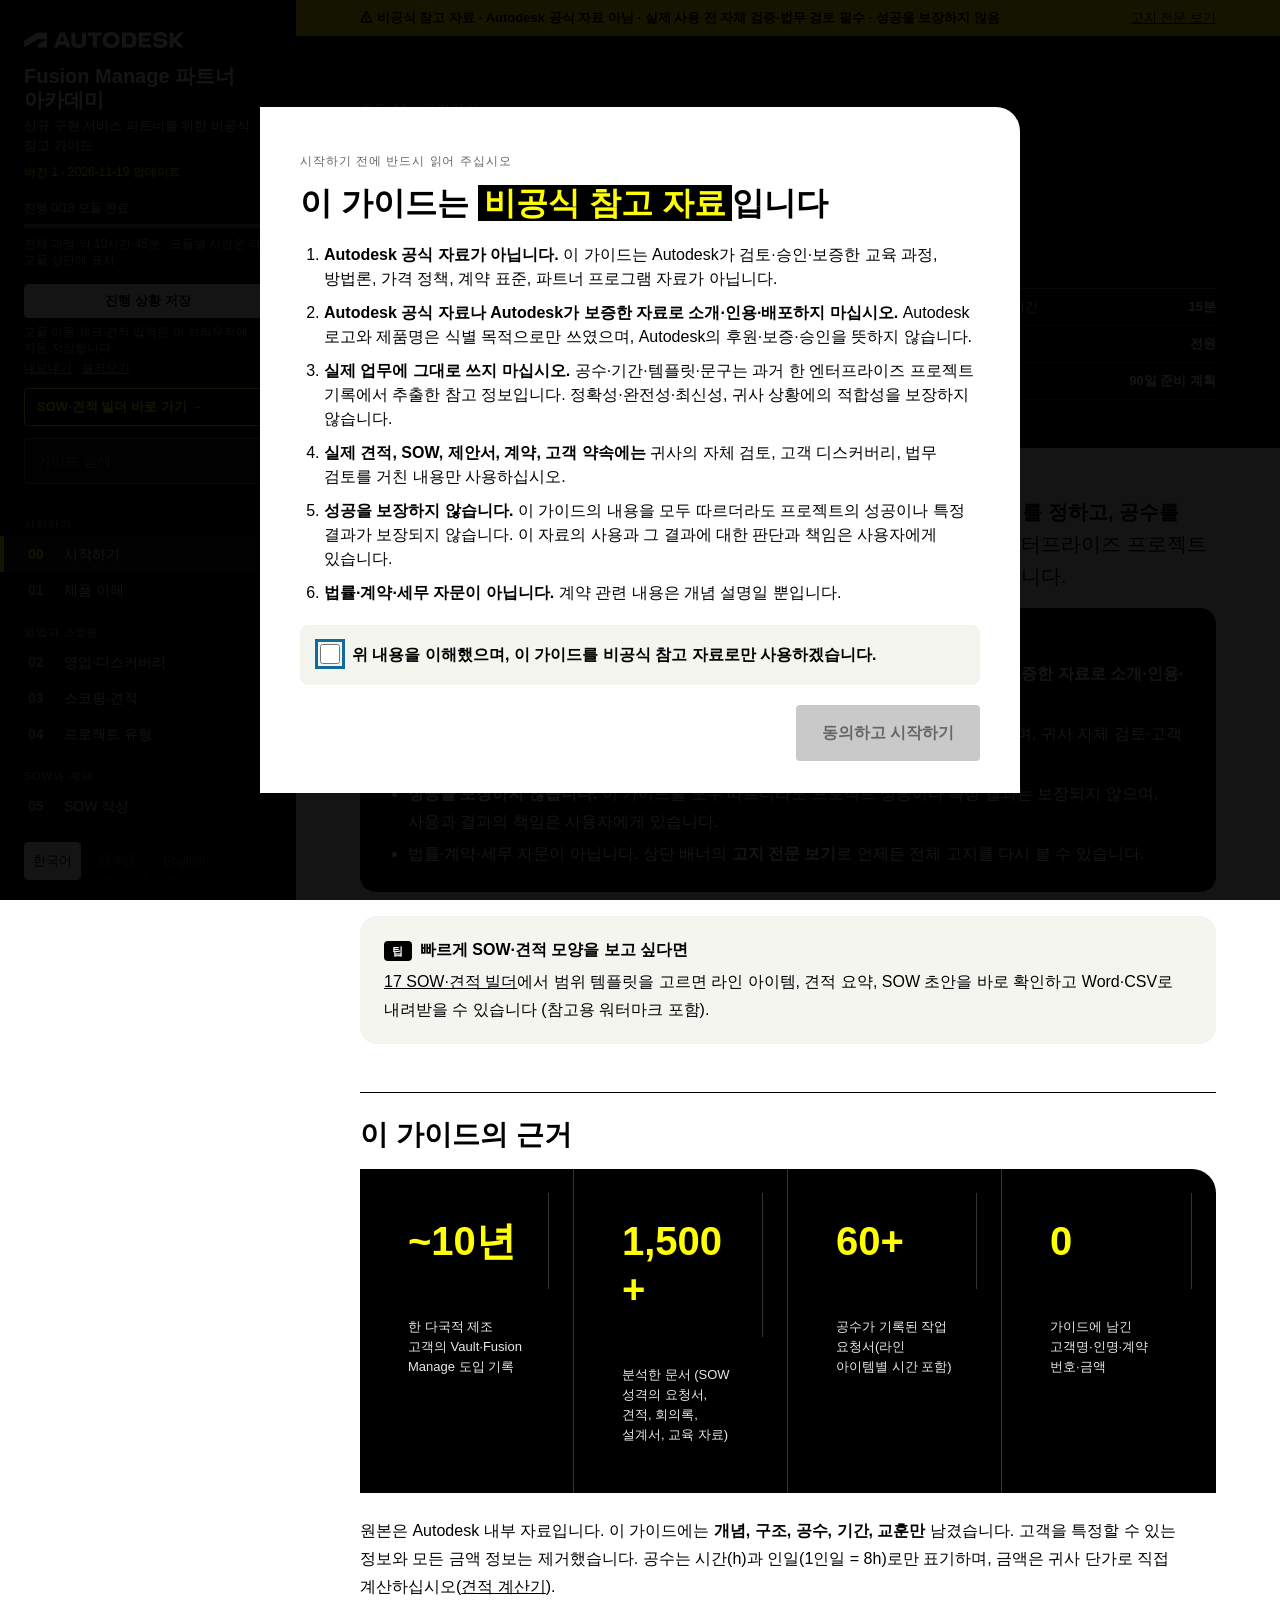
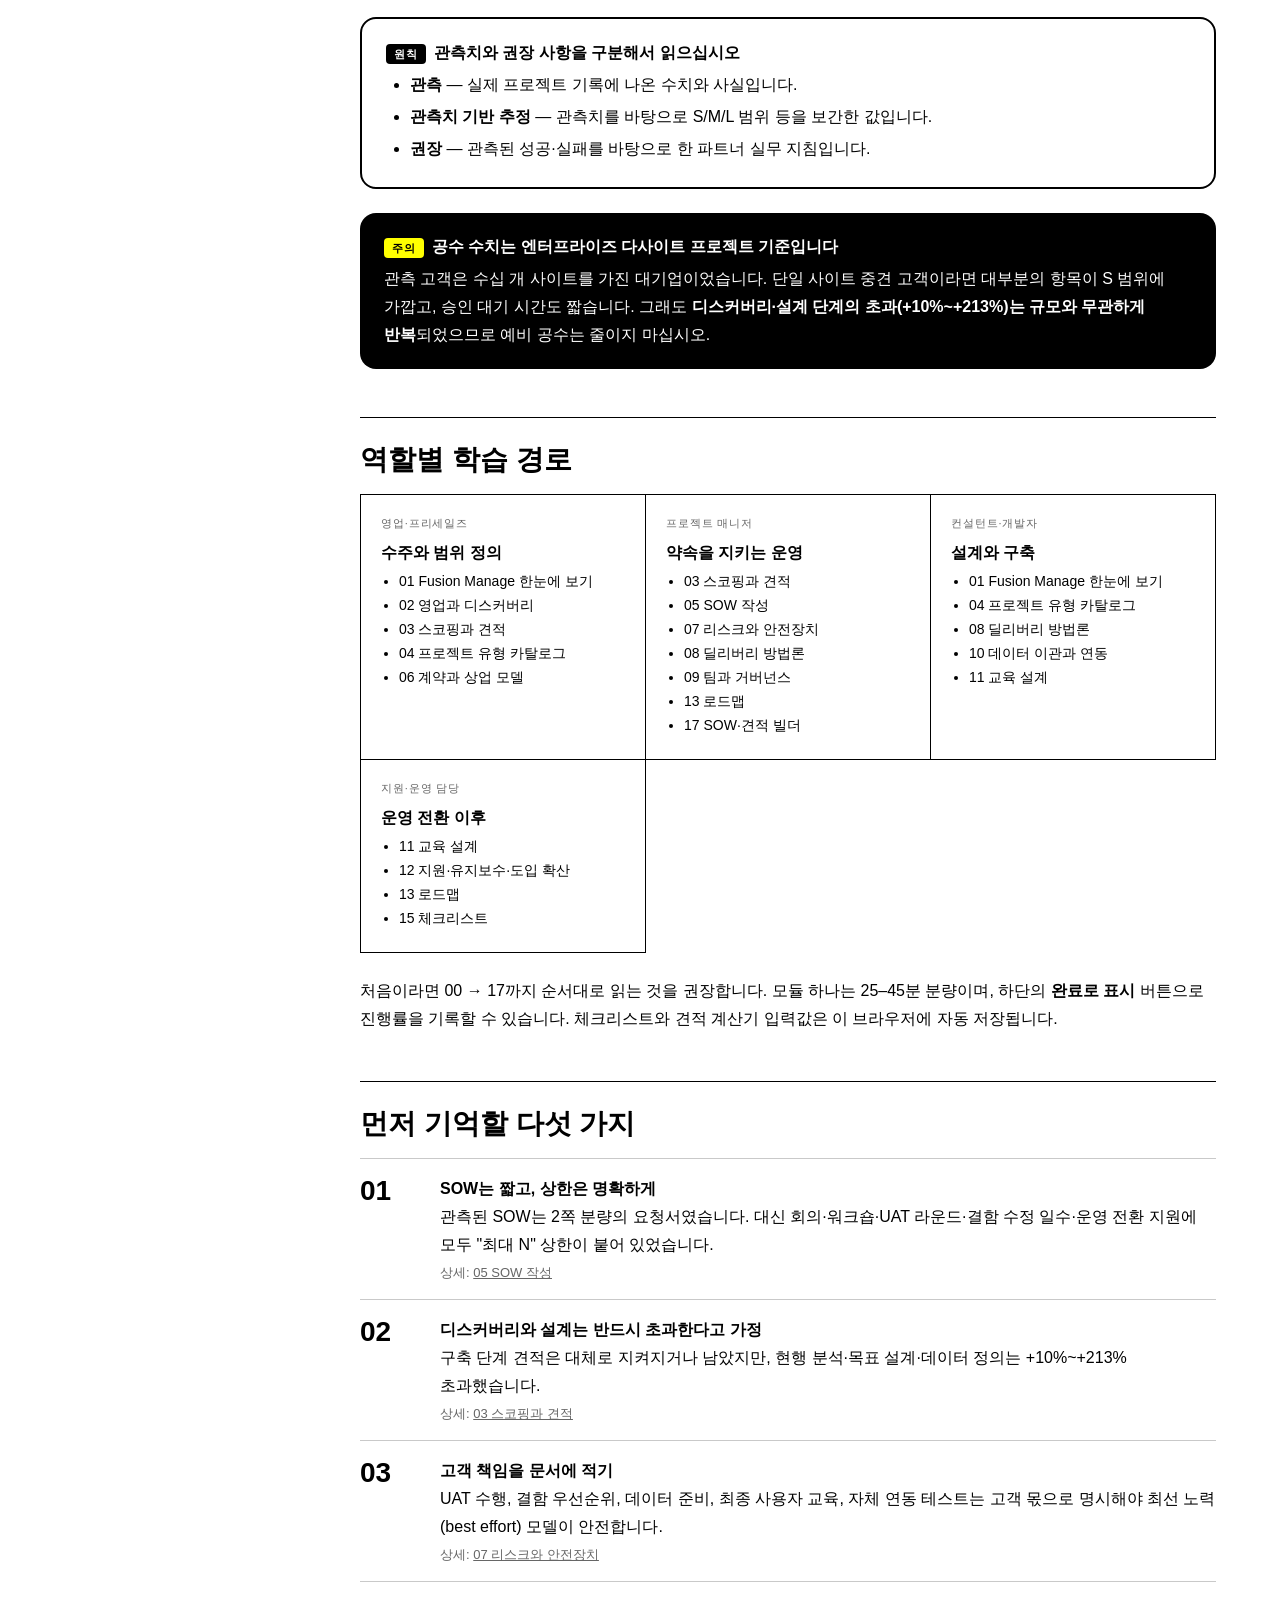
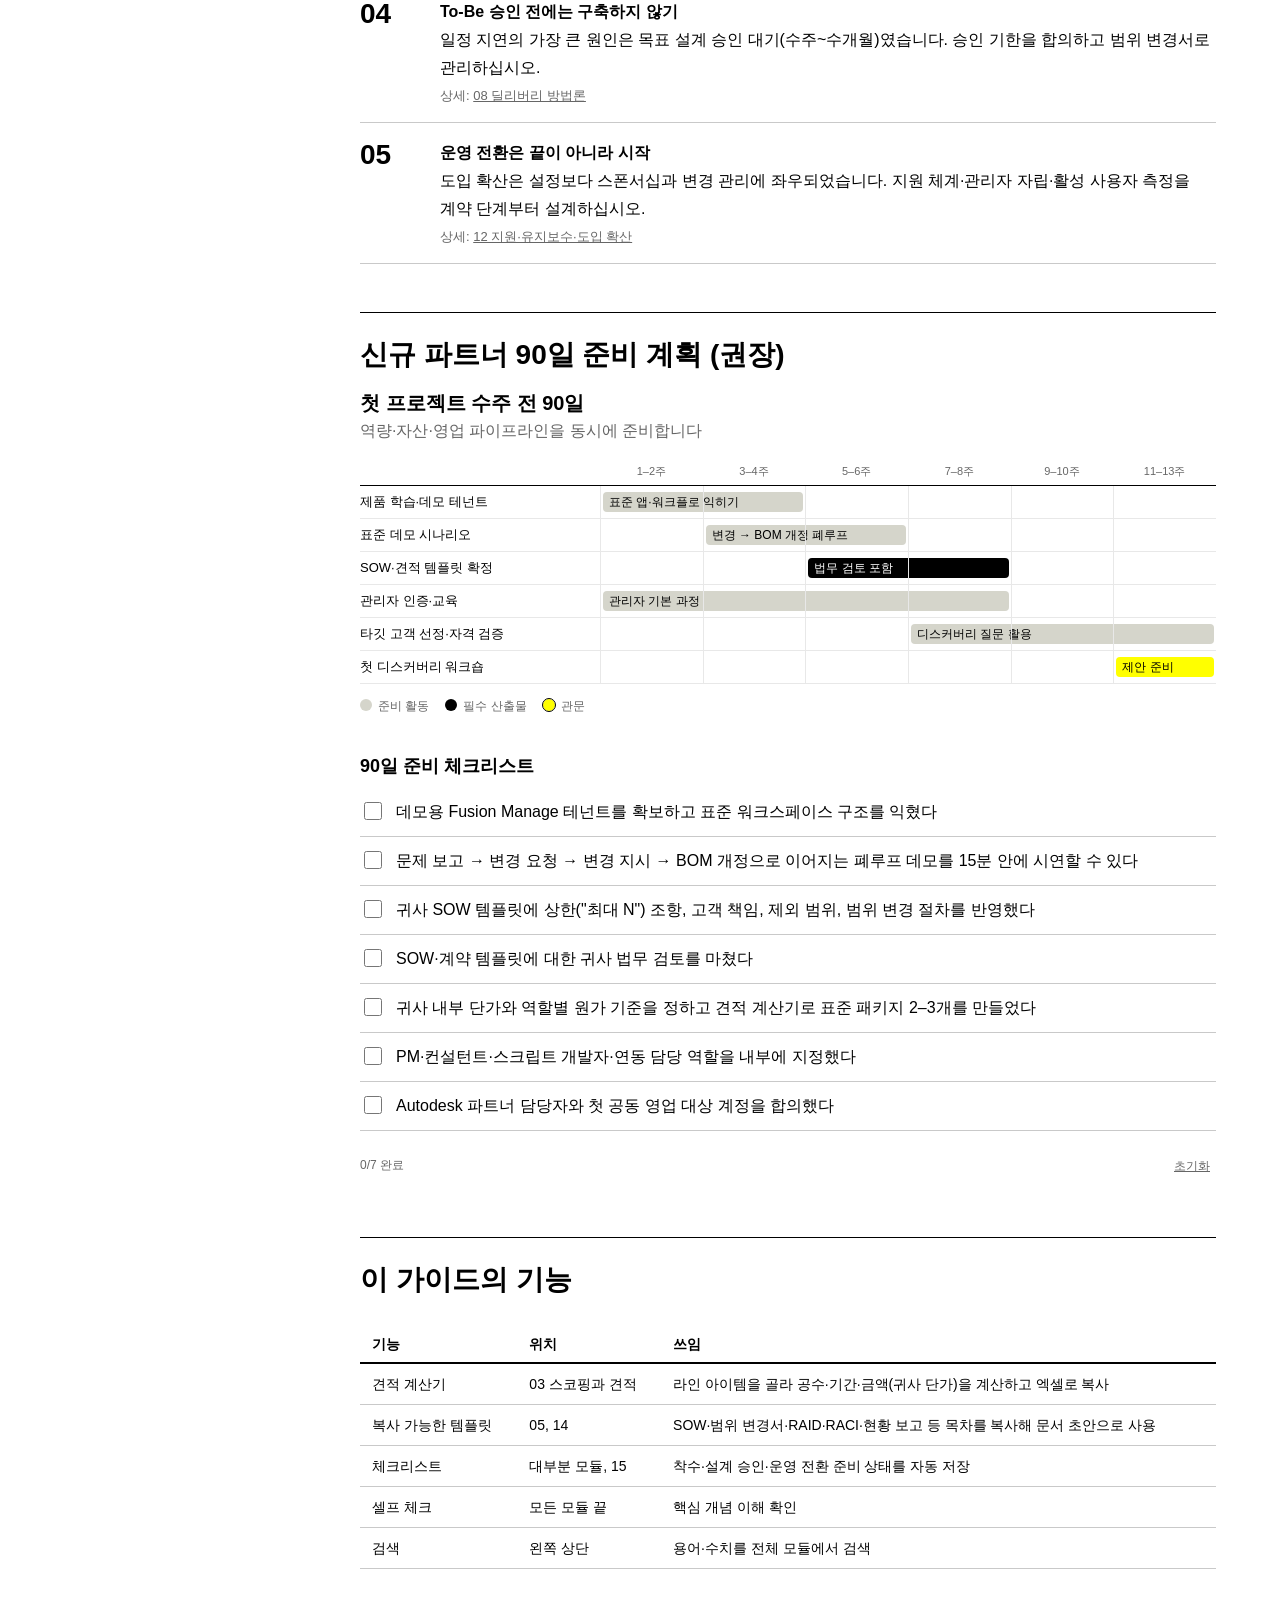
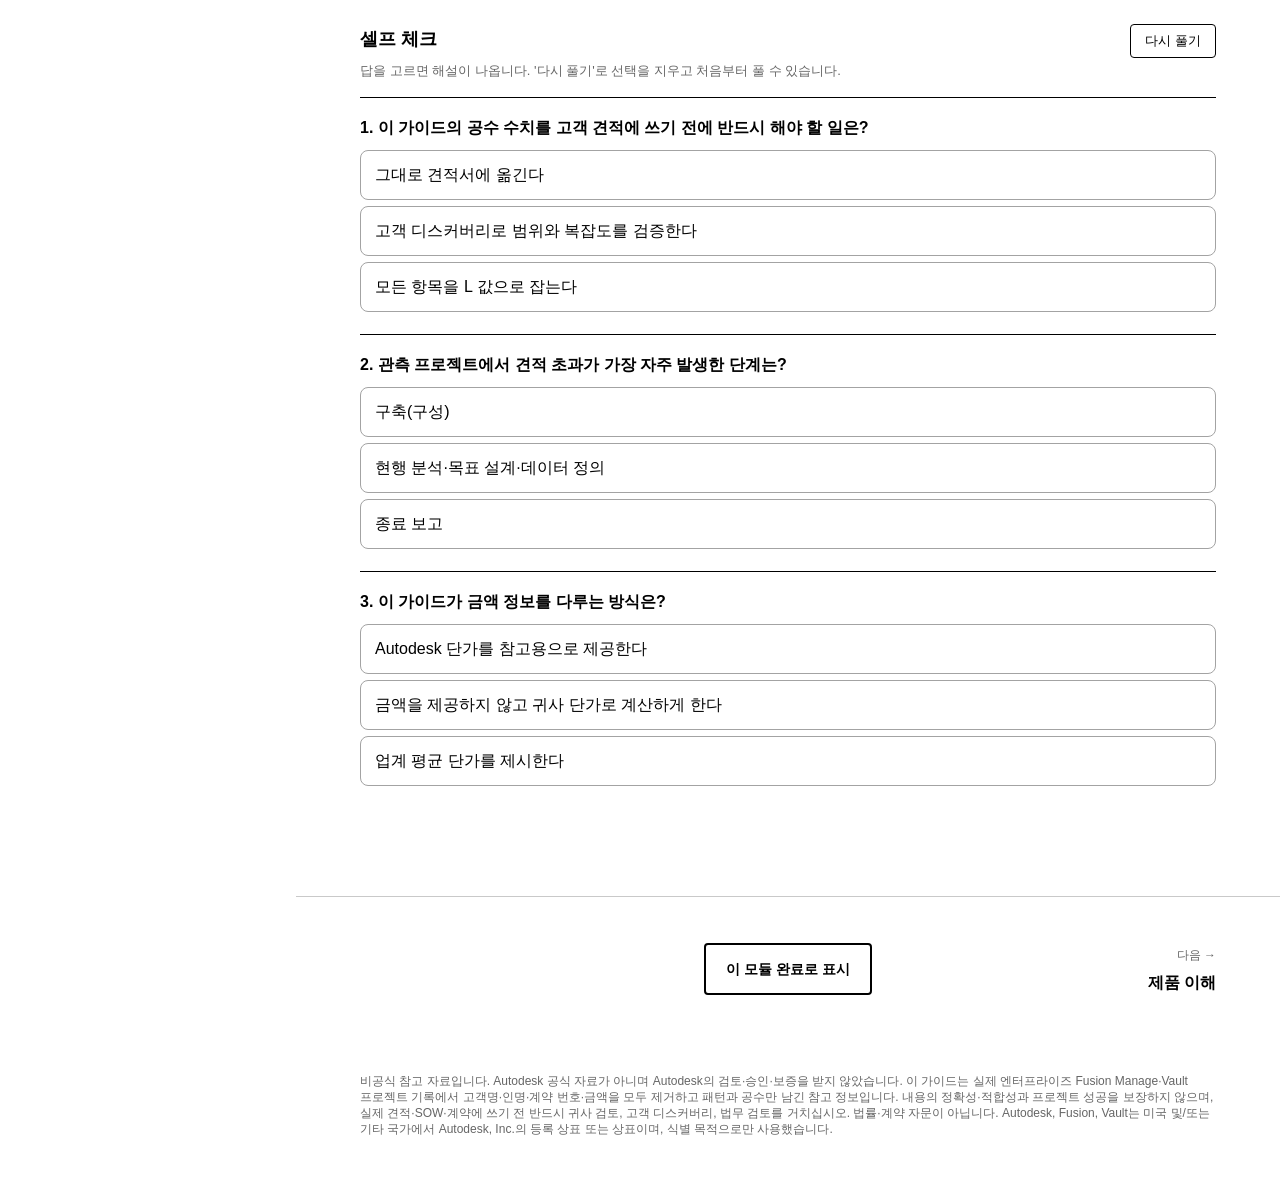
<file: site/fm-partner-academy-ko.html>
<!DOCTYPE html>
<html lang="ko">
<head>
<meta charset="utf-8">
<meta name="viewport" content="width=device-width, initial-scale=1">
<title>Fusion Manage 파트너 아카데미</title>
<style>/* Fusion Manage partner academy — Autodesk brand: Black/White primaries, Hello Yellow single accent,
   Warm Slate/Slate secondary, 4px grid, sentence case. Artifakt if installed; CJK falls back to system fonts. */
:root {
  --black: #000000; --white: #FFFFFF; --yellow: #FFFF00;
  --ws100: #F5F5F0; --ws300: #E4E4DB; --ws: #D5D5CB;
  --sl100: #E8E8E8; --sl200: #C9C9C9; --sl300: #A3A3A3; --slate: #666666;
  --tw700: #136B9A; --dusk700: #D34621; --morn700: #21A183;
  --side: 296px; --r4: 4px; --r8: 8px; --r16: 16px; --r24: 24px;
  --font-body: "Artifakt Element", var(--cjk), Arial, sans-serif;
  --font-head: "Artifakt Legend", "Artifakt Element", var(--cjk), Arial, sans-serif;
}
html[lang="ko"] { --cjk: "Noto Sans KR", "Malgun Gothic", "Apple SD Gothic Neo", "Nanum Gothic"; }
html[lang="ja"] { --cjk: "Noto Sans JP", "Yu Gothic UI", "Yu Gothic", "Meiryo", "Hiragino Sans"; }
html[lang="en"] { --cjk: Arial; }
* { box-sizing: border-box; }
html, body { margin: 0; padding: 0; }
body { font-family: var(--font-body); font-size: 16px; line-height: 28px; color: var(--black); background: var(--white); word-break: keep-all; overflow-wrap: anywhere; }
html[lang="ja"] body { word-break: normal; line-break: strict; }
a { color: inherit; }
:focus-visible { outline: 3px solid var(--tw700); outline-offset: 2px; }

/* ---------- layout ---------- */
.side { position: fixed; inset: 0 auto 0 0; width: var(--side); background: var(--black); color: var(--white); display: flex; flex-direction: column; z-index: 20; }
.side .brand { padding: 32px 24px 20px; }
.side .brand img { width: 160px; height: auto; display: block; }
.side .brand .prod { margin-top: 16px; font-family: var(--font-head); font-weight: 700; font-size: 20px; line-height: 24px; }
.side .brand .sub { color: var(--sl200); font-size: 13px; line-height: 20px; margin-top: 4px; }
.side .prog { padding: 0 24px 16px; font-size: 12px; line-height: 16px; color: var(--sl200); }
.side .prog .track { height: 4px; background: var(--slate); margin-top: 8px; }
.side .prog .fill { height: 4px; background: var(--yellow); width: 0; transition: width .3s; }
.side .search { margin: 0 24px 12px; }
.side .search input { width: 100%; padding: 8px 12px; border-radius: var(--r4); border: 1px solid var(--slate); background: #111; color: var(--white); font: inherit; font-size: 14px; }
.side nav { overflow-y: auto; flex: 1; padding: 4px 0 24px; }
.side nav .grp { padding: 16px 24px 4px; font-size: 11px; line-height: 16px; letter-spacing: .08em; text-transform: uppercase; color: var(--sl300); }
.side nav a { display: grid; grid-template-columns: 32px 1fr 16px; gap: 4px; align-items: baseline; padding: 8px 24px; text-decoration: none; color: var(--sl100); font-size: 14px; line-height: 20px; border-left: 4px solid transparent; }
.side nav a .n { font-family: var(--font-head); font-weight: 700; color: var(--sl300); }
.side nav a:hover { background: #151515; color: var(--white); }
.side nav a.on { border-left-color: var(--yellow); color: var(--white); background: #151515; }
.side nav a.on .n { color: var(--yellow); }
.side nav a .ok { color: var(--sl300); font-size: 12px; }
.side .langs { padding: 12px 24px 20px; border-top: 1px solid #222; display: flex; gap: 8px; font-size: 13px; }
.side .langs a { padding: 4px 8px; border-radius: var(--r4); text-decoration: none; color: var(--sl200); border: 1px solid #333; }
.side .langs a.cur { color: var(--black); background: var(--white); border-color: var(--white); }
.side .langs span.na { padding: 4px 8px; color: #555; border: 1px dashed #333; border-radius: var(--r4); }
.main { margin-left: var(--side); min-height: 100vh; }
.menu-btn { display: none; }

/* ---------- module hero ---------- */
.hero { background: var(--black); color: var(--white); padding: 64px 64px 48px; display: grid; grid-template-columns: 1fr 280px; gap: 48px; align-items: end; }
.hero .kicker { font-size: 13px; line-height: 20px; letter-spacing: .08em; text-transform: uppercase; color: var(--sl200); }
.hero h1 { font-family: var(--font-head); font-weight: 700; font-size: 48px; line-height: 56px; margin: 12px 0 16px; letter-spacing: -.01em; }
.hero h1 em { font-style: normal; color: var(--yellow); }
.hero .goal { color: var(--sl100); max-width: 720px; font-size: 18px; line-height: 28px; margin: 0; }
.hero .facts { border-top: 1px solid var(--slate); }
.hero .facts div { display: flex; justify-content: space-between; padding: 8px 0; border-bottom: 1px solid #333; font-size: 13px; line-height: 20px; color: var(--sl200); }
.hero .facts b { color: var(--white); font-weight: 700; }
.content { padding: 48px 64px 32px; max-width: 1120px; }
.content > section + section { margin-top: 48px; }

/* ---------- blocks ---------- */
h2.sec { font-family: var(--font-head); font-weight: 700; font-size: 28px; line-height: 36px; margin: 0 0 16px; padding-top: 24px; border-top: 1px solid var(--black); }
h3 { font-family: var(--font-body); font-weight: 700; font-size: 18px; line-height: 28px; margin: 32px 0 8px; }
p { margin: 0 0 16px; }
.lead { font-size: 20px; line-height: 32px; max-width: 860px; }
ul.l, ol.l { margin: 0 0 16px; padding-left: 24px; }
ul.l li, ol.l li { margin-bottom: 4px; }
code { font-family: Consolas, "Courier New", monospace; font-size: 14px; background: var(--ws100); padding: 0 4px; border-radius: var(--r4); }
.muted { color: var(--slate); }
.small { font-size: 13px; line-height: 20px; }

table.t { width: 100%; border-collapse: collapse; margin: 8px 0 8px; font-size: 14px; line-height: 20px; }
table.t th { text-align: left; font-weight: 700; padding: 12px 12px 8px; border-bottom: 2px solid var(--black); vertical-align: bottom; white-space: nowrap; }
table.t td { padding: 10px 12px; border-bottom: 1px solid var(--sl200); vertical-align: top; }
table.t td.num, table.t th.num { text-align: right; font-variant-numeric: tabular-nums; white-space: nowrap; }
table.t tr.total td { font-weight: 700; border-top: 2px solid var(--black); border-bottom: none; }
.tnote { font-size: 12px; line-height: 16px; color: var(--slate); margin: 0 0 24px; }
.twrap { overflow-x: auto; }

.callout { border-radius: var(--r16); padding: 20px 24px; margin: 16px 0 24px; background: var(--ws100); }
.callout .ct { font-weight: 700; margin-bottom: 4px; display: flex; gap: 8px; align-items: baseline; }
.callout .ct .tag { font-size: 11px; line-height: 16px; letter-spacing: .08em; text-transform: uppercase; padding: 2px 8px; border-radius: var(--r4); background: var(--black); color: var(--white); }
.callout.warn { background: var(--black); color: var(--white); }
.callout.warn .ct .tag { background: var(--yellow); color: var(--black); }
.callout.rule { background: var(--white); border: 2px solid var(--black); }
.callout.source { background: var(--white); border: 1px solid var(--sl200); font-size: 13px; line-height: 20px; color: var(--slate); }
.callout p:last-child, .callout ul:last-child { margin-bottom: 0; }

.steps { list-style: none; margin: 8px 0 24px; padding: 0; counter-reset: s; }
.steps > li { display: grid; grid-template-columns: 64px 1fr; gap: 16px; padding: 16px 0; border-top: 1px solid var(--sl200); counter-increment: s; }
.steps > li:last-child { border-bottom: 1px solid var(--sl200); }
.steps > li::before { content: counter(s, decimal-leading-zero); font-family: var(--font-head); font-weight: 700; font-size: 28px; line-height: 32px; }
.steps .st { font-weight: 700; }
.steps .sm { font-size: 13px; line-height: 20px; color: var(--slate); margin-top: 4px; }

.stats { display: grid; grid-template-columns: repeat(auto-fit, minmax(180px, 1fr)); background: var(--black); color: var(--white); margin: 16px 0 24px; border-radius: 0 var(--r24) 0 0; }
.stats div { padding: 24px; border-right: 1px solid #333; }
.stats div:last-child { border-right: none; }
.stats .v { font-family: var(--font-head); font-weight: 700; font-size: 40px; line-height: 48px; color: var(--yellow); }
.stats .k { font-size: 13px; line-height: 20px; color: var(--sl100); margin-top: 4px; }

.bars { margin: 16px 0 24px; }
.bars .bt { font-family: var(--font-head); font-weight: 700; font-size: 20px; line-height: 28px; }
.bars .bs { color: var(--slate); margin-bottom: 16px; }
.bars .row { display: grid; grid-template-columns: 1fr 112px; align-items: center; gap: 12px; border-bottom: 1px dotted var(--sl300); padding: 6px 0; }
.bars .bar { height: 32px; background: var(--ws); display: flex; align-items: center; min-width: 2px; border-radius: 0 var(--r4) var(--r4) 0; }
.bars .bar.hi { background: var(--yellow); }
.bars .bar span { font-size: 13px; line-height: 20px; padding: 0 8px; white-space: nowrap; }
.bars .lbl { font-size: 13px; line-height: 20px; margin-bottom: 2px; }
.bars .val { font-family: var(--font-head); font-weight: 700; font-size: 22px; line-height: 28px; text-align: left; }
.bars .val small { font-size: 12px; font-weight: 400; color: var(--slate); }
.bars .bn { font-size: 12px; line-height: 16px; color: var(--slate); margin-top: 8px; }

.gantt { margin: 16px 0 24px; overflow-x: auto; }
.gantt .gt { font-family: var(--font-head); font-weight: 700; font-size: 20px; line-height: 28px; }
.gantt .gs { color: var(--slate); margin-bottom: 12px; }
.gantt .grid { display: grid; min-width: 760px; font-size: 13px; line-height: 20px; }
.gantt .hd { color: var(--slate); font-size: 11px; border-bottom: 1px solid var(--black); padding: 4px 0; text-align: center; }
.gantt .lab { padding: 6px 12px 6px 0; border-bottom: 1px solid var(--sl100); }
.gantt .cell { border-bottom: 1px solid var(--sl100); border-left: 1px solid var(--sl100); position: relative; }
.gantt .bar { position: absolute; top: 6px; bottom: 6px; border-radius: var(--r4); background: var(--ws); font-size: 12px; line-height: 20px; padding: 0 6px; white-space: nowrap; overflow: hidden; }
.gantt .bar.k-gate { background: var(--yellow); }
.gantt .bar.k-run { background: var(--black); color: var(--white); }
.gantt .bar.k-opt { background: repeating-linear-gradient(45deg, var(--ws100), var(--ws100) 4px, var(--ws300) 4px, var(--ws300) 8px); }
.gantt .legend { display: flex; gap: 16px; font-size: 12px; color: var(--slate); margin-top: 8px; flex-wrap: wrap; }
.gantt .legend i { display: inline-block; width: 12px; height: 12px; border-radius: 50%; margin-right: 6px; vertical-align: -1px; }

.flow { display: grid; grid-template-columns: repeat(var(--n), 1fr); margin: 16px 0 24px; border: 1px solid var(--black); }
.flow > div { padding: 16px; border-right: 1px solid var(--black); min-height: 160px; }
.flow > div:last-child { border-right: none; }
.flow .fn { font-family: var(--font-head); font-weight: 700; font-size: 28px; line-height: 32px; }
.flow .ft { font-weight: 700; margin: 8px 0 4px; line-height: 24px; }
.flow .fx { font-size: 13px; line-height: 20px; color: var(--slate); }
.flow > div.hi { background: var(--black); color: var(--white); }
.flow > div.hi .fn { color: var(--yellow); }
.flow > div.hi .fx { color: var(--sl200); }

.tiles { display: grid; grid-template-columns: repeat(auto-fit, minmax(240px, 1fr)); gap: 0; margin: 16px 0 24px; border-top: 1px solid var(--black); border-left: 1px solid var(--black); }
.tiles > div { padding: 20px; border-right: 1px solid var(--black); border-bottom: 1px solid var(--black); }
.tiles .tt { font-weight: 700; margin-bottom: 4px; }
.tiles .tg { font-size: 11px; line-height: 16px; letter-spacing: .08em; text-transform: uppercase; color: var(--slate); margin-bottom: 8px; }
.tiles .tx { font-size: 14px; line-height: 20px; }
.tiles .tx ul { margin: 4px 0 0; padding-left: 18px; }

.check { list-style: none; padding: 0; margin: 8px 0 24px; }
.check li { border-bottom: 1px solid var(--sl200); }
.check label { display: grid; grid-template-columns: 28px 1fr; gap: 8px; padding: 10px 0; cursor: pointer; }
.check input { width: 18px; height: 18px; margin-top: 4px; accent-color: var(--black); }
.check input:checked + span { color: var(--slate); text-decoration: line-through; text-decoration-color: var(--sl300); }
.check .cmeta { font-size: 12px; color: var(--slate); margin-top: -4px; padding-bottom: 8px; display: flex; justify-content: space-between; }
.check .cmeta button { font: inherit; background: none; border: none; text-decoration: underline; cursor: pointer; color: var(--slate); }

details.d { border-top: 1px solid var(--sl200); }
details.d:last-of-type { border-bottom: 1px solid var(--sl200); }
details.d > summary { cursor: pointer; padding: 14px 0; font-weight: 700; list-style: none; display: flex; justify-content: space-between; gap: 16px; }
details.d > summary::after { content: "+"; font-family: var(--font-head); font-size: 22px; }
details.d[open] > summary::after { content: "−"; }
details.d > .db { padding: 0 0 16px; }

.tpl { border-radius: var(--r16); border: 1px solid var(--black); margin: 16px 0 24px; overflow: hidden; }
.tpl .th { background: var(--black); color: var(--white); padding: 12px 20px; display: flex; justify-content: space-between; align-items: center; gap: 12px; }
.tpl .th b { font-weight: 700; }
.tpl .th button, .btn { font: inherit; font-size: 13px; line-height: 20px; padding: 6px 14px; border-radius: var(--r4); border: 1px solid var(--white); background: transparent; color: var(--white); cursor: pointer; }
.tpl .tb { padding: 8px 20px 16px; font-size: 14px; line-height: 22px; }
.tpl .tb .sh { font-weight: 700; margin-top: 12px; }
.tpl .tb ul { margin: 4px 0 0; padding-left: 20px; }

.raci td.v { text-align: center; font-weight: 700; width: 64px; }
.raci td.v.R { background: var(--black); color: var(--white); }
.raci td.v.A { background: var(--yellow); }
.raci td.v.C { background: var(--ws); }
.raci td.v.I { color: var(--slate); }

.quiz { margin: 16px 0 24px; }
.quiz .q { border-top: 1px solid var(--black); padding: 16px 0; }
.quiz .qq { font-weight: 700; margin-bottom: 8px; }
.quiz button.o { display: block; width: 100%; text-align: left; font: inherit; padding: 10px 14px; margin: 6px 0; border: 1px solid var(--sl300); background: var(--white); border-radius: var(--r8); cursor: pointer; }
.quiz button.o:hover { border-color: var(--black); }
.quiz button.o.right { background: var(--black); color: var(--white); border-color: var(--black); }
.quiz button.o.wrong { background: var(--ws100); color: var(--slate); text-decoration: line-through; }
.quiz .why { font-size: 14px; line-height: 20px; color: var(--slate); margin-top: 8px; display: none; }
.quiz .q.done .why { display: block; }

/* estimator */
.est { border: 1px solid var(--black); border-radius: 0 var(--r24) 0 0; margin: 16px 0 24px; }
.est .eh { display: grid; grid-template-columns: repeat(auto-fit, minmax(200px, 1fr)); gap: 16px; padding: 20px; border-bottom: 1px solid var(--black); background: var(--ws100); border-radius: 0 var(--r24) 0 0; }
.est label.f { font-size: 13px; line-height: 20px; display: block; }
.est label.f b { display: block; margin-bottom: 4px; }
.est select, .est input[type=number], .est input[type=text] { width: 100%; font: inherit; font-size: 14px; padding: 6px 8px; border: 1px solid var(--slate); border-radius: var(--r4); background: var(--white); }
.est .eg { padding: 0 20px; }
.est .eg h4 { font-size: 13px; letter-spacing: .08em; text-transform: uppercase; color: var(--slate); margin: 20px 0 4px; }
.est .ei { display: grid; grid-template-columns: 28px 1fr 160px 80px; gap: 8px; align-items: center; padding: 8px 0; border-bottom: 1px solid var(--sl200); font-size: 14px; line-height: 20px; }
.est .ei .eh2 { text-align: right; font-variant-numeric: tabular-nums; font-weight: 700; }
.est .ei .desc { font-size: 12px; color: var(--slate); }
.est .out { background: var(--black); color: var(--white); padding: 24px 20px; display: grid; grid-template-columns: repeat(auto-fit, minmax(160px, 1fr)); gap: 16px; margin-top: 16px; }
.est .out .v { font-family: var(--font-head); font-weight: 700; font-size: 36px; line-height: 44px; color: var(--yellow); }
.est .out .k { font-size: 13px; color: var(--sl100); }
.est .brk { padding: 16px 20px 20px; font-size: 13px; line-height: 20px; }
.est .brk table { width: 100%; border-collapse: collapse; }
.est .brk td { padding: 6px 8px; border-bottom: 1px solid var(--sl200); }
.est .brk td.num { text-align: right; font-variant-numeric: tabular-nums; }
.est .acts { padding: 0 20px 20px; display: flex; gap: 8px; flex-wrap: wrap; }
.est .acts .btn { color: var(--black); border-color: var(--black); }

/* sidebar save + builder link */
.side .prog .tt { margin-top: 8px; color: var(--sl300); }
.savebox { padding: 0 24px 12px; font-size: 12px; line-height: 16px; color: var(--sl300); }
.savebox .sbtn { width: 100%; font: inherit; font-size: 13px; line-height: 20px; padding: 6px 12px; border-radius: var(--r4); border: 1px solid var(--white); background: var(--white); color: var(--black); cursor: pointer; font-weight: 700; }
.savebox .smsg { margin-top: 6px; }
.savebox .sio { margin-top: 4px; }
.lnk { font: inherit; background: none; border: none; padding: 0; color: inherit; text-decoration: underline; cursor: pointer; }
.side .bldlink { display: block; margin: 0 24px 12px; padding: 8px 12px; border: 1px solid var(--yellow); border-radius: var(--r4); color: var(--yellow); text-decoration: none; font-size: 13px; line-height: 20px; font-weight: 700; }
.side .bldlink:hover { background: var(--yellow); color: var(--black); }

/* disclaimer banner, resume card, gate */
.banner { background: var(--yellow); color: var(--black); padding: 8px 64px; font-size: 13px; line-height: 20px; font-weight: 700; display: flex; gap: 16px; justify-content: space-between; align-items: center; position: sticky; top: 0; z-index: 15; }
.banner .lnk { white-space: nowrap; font-weight: 400; }
.resume { background: var(--ws100); border-bottom: 1px solid var(--sl200); padding: 12px 64px; display: flex; gap: 16px; align-items: center; font-size: 14px; }
.btn.dark { background: var(--black); color: var(--white); border-color: var(--black); text-decoration: none; }
body.gated { overflow: hidden; }
.gate { position: fixed; inset: 0; background: rgba(0, 0, 0, .92); z-index: 100; display: flex; align-items: center; justify-content: center; padding: 24px; overflow-y: auto; }
.gbox { background: var(--white); color: var(--black); max-width: 760px; width: 100%; border-radius: 0 var(--r24) 0 0; padding: 40px 40px 32px; }
.gbox .gk { font-size: 12px; letter-spacing: .08em; text-transform: uppercase; color: var(--slate); }
.gbox h2 { font-family: var(--font-head); font-weight: 700; font-size: 32px; line-height: 40px; margin: 8px 0 20px; }
.gbox h2 em { font-style: normal; background: var(--black); color: var(--yellow); padding: 0 6px; }
.gbox ol { margin: 0 0 20px; padding-left: 24px; }
.gbox ol li { margin-bottom: 10px; line-height: 24px; }
.gbox .gchk { display: grid; grid-template-columns: 28px 1fr; gap: 8px; padding: 16px; background: var(--ws100); border-radius: var(--r8); font-weight: 700; cursor: pointer; }
.gbox .gchk input { width: 20px; height: 20px; accent-color: var(--black); }
.gbox .gact { margin-top: 20px; text-align: right; }
.gbox .gbtn { font: inherit; font-weight: 700; padding: 12px 24px; border-radius: var(--r4); border: 2px solid var(--black); background: var(--black); color: var(--white); cursor: pointer; }
.gbox .gbtn:disabled { background: var(--sl200); border-color: var(--sl200); color: var(--slate); cursor: not-allowed; }

/* quiz header */
.quiz .qh { display: flex; gap: 16px; align-items: baseline; }
.quiz .qh h3 { margin-right: auto; }
.quiz .qs { font-weight: 700; }
.quiz .qr, .acts .btn, .bld .btn { color: var(--black); border-color: var(--black); }

/* builder */
.bld { border: 1px solid var(--black); border-radius: 0 var(--r24) 0 0; margin: 16px 0 24px; padding: 0 20px 20px; }
.bld .bstep h4 { font-size: 13px; letter-spacing: .08em; text-transform: uppercase; color: var(--slate); margin: 20px 0 8px; }
.bld .bpick { display: grid; grid-template-columns: repeat(auto-fit, minmax(200px, 1fr)); border-top: 1px solid var(--black); border-left: 1px solid var(--black); }
.bld .bt { font: inherit; text-align: left; background: var(--white); border: none; border-right: 1px solid var(--black); border-bottom: 1px solid var(--black); padding: 12px 14px; cursor: pointer; display: grid; gap: 2px; }
.bld .bt .tg { font-family: var(--font-head); font-weight: 700; font-size: 20px; line-height: 24px; }
.bld .bt .bd { font-size: 12px; line-height: 16px; color: var(--slate); }
.bld .bt.on { background: var(--black); color: var(--white); }
.bld .bt.on .tg { color: var(--yellow); }
.bld .bt.on .bd { color: var(--sl200); }
.bld .eh { display: grid; grid-template-columns: repeat(auto-fit, minmax(180px, 1fr)); gap: 12px; padding: 16px; background: var(--ws100); }
.bld label.f { font-size: 13px; line-height: 20px; display: block; }
.bld label.f b { display: block; margin-bottom: 4px; }
.bld select, .bld input[type=number], .bld input[type=text] { width: 100%; font: inherit; font-size: 14px; padding: 6px 8px; border: 1px solid var(--slate); border-radius: var(--r4); background: var(--white); }
.bld .ei { display: grid; grid-template-columns: 28px 1fr 180px 80px; gap: 8px; align-items: center; padding: 8px 0; border-bottom: 1px solid var(--sl200); font-size: 14px; line-height: 20px; }
.bld .ei .eh2 { text-align: right; font-weight: 700; font-variant-numeric: tabular-nums; }
.bld .ei .desc { font-size: 12px; color: var(--slate); }
.bld .opt { font-size: 11px; padding: 0 6px; border: 1px solid var(--slate); border-radius: var(--r4); color: var(--slate); }
.bld .out { background: var(--black); color: var(--white); padding: 24px 20px; display: grid; grid-template-columns: repeat(auto-fit, minmax(160px, 1fr)); gap: 16px; margin: 16px -20px 0; }
.bld .out .v { font-family: var(--font-head); font-weight: 700; font-size: 32px; line-height: 40px; color: var(--yellow); }
.bld .out .k { font-size: 13px; color: var(--sl100); }
.bld .btabs { display: flex; gap: 0; border-bottom: 2px solid var(--black); }
.bld .btabs .tb { font: inherit; font-weight: 700; padding: 8px 16px; border: none; background: none; cursor: pointer; color: var(--slate); }
.bld .btabs .tb.on { background: var(--black); color: var(--white); border-radius: var(--r4) var(--r4) 0 0; }
.bld .bout { padding: 16px 0; }
.wm { border: 2px solid var(--dusk700); color: var(--dusk700); font-weight: 700; font-size: 13px; line-height: 20px; padding: 8px 12px; border-radius: var(--r4); }
.sowdoc { border: 1px solid var(--sl200); padding: 16px 24px; font-size: 14px; line-height: 22px; }
.sowdoc h2 { font-size: 22px; line-height: 30px; margin: 12px 0 4px; }
.sowdoc h3 { font-size: 16px; margin: 20px 0 6px; }
.sowdoc ul { margin: 0 0 8px; padding-left: 20px; }
.bld .acts { padding: 8px 0 0; display: flex; gap: 8px; flex-wrap: wrap; }

/* footer nav */
.pager { display: grid; grid-template-columns: 1fr auto 1fr; gap: 16px; align-items: center; padding: 32px 64px 64px; max-width: 1120px; border-top: 1px solid var(--sl200); margin-top: 32px; }
.pager a { text-decoration: none; display: block; padding: 12px 0; }
.pager a .pl { font-size: 12px; color: var(--slate); }
.pager a .pt { font-weight: 700; }
.pager .next { text-align: right; }
.pager .done-btn { font: inherit; font-size: 14px; padding: 10px 20px; border-radius: var(--r4); border: 2px solid var(--black); background: var(--white); cursor: pointer; font-weight: 700; }
.pager .done-btn.is { background: var(--black); color: var(--white); }
.legal { padding: 0 64px 48px; max-width: 1120px; font-size: 12px; line-height: 16px; color: var(--slate); }
.hit { background: var(--yellow); }
.results { padding: 32px 64px; max-width: 1120px; }
.results .r { border-bottom: 1px solid var(--sl200); padding: 12px 0; }
.results .r a { font-weight: 700; text-decoration: none; }

@media (max-width: 960px) {
  .side { transform: translateX(-100%); transition: transform .2s; }
  body.menu .side { transform: none; }
  .main { margin-left: 0; }
  .menu-btn { display: block; position: fixed; top: 12px; right: 12px; z-index: 30; font: inherit; padding: 8px 12px; border-radius: var(--r4); background: var(--black); color: var(--white); border: 1px solid var(--white); }
  .hero { grid-template-columns: 1fr; padding: 48px 24px 32px; }
  .hero h1 { font-size: 36px; line-height: 44px; }
  .content, .pager, .legal, .results, .banner, .resume { padding-left: 24px; padding-right: 24px; }
  .bld .ei { grid-template-columns: 28px 1fr 80px; }
  .bld .ei select { grid-column: 2 / 4; }
  .gbox { padding: 24px; }
  .flow { grid-template-columns: 1fr; }
  .flow > div { border-right: none; border-bottom: 1px solid var(--black); min-height: 0; }
  .est .ei { grid-template-columns: 28px 1fr 80px; }
  .est .ei .lvl { grid-column: 2 / 4; }
}
@media print {
  .side, .menu-btn, .pager, .search { display: none !important; }
  .main { margin-left: 0; }
  .hero { padding: 24px; break-inside: avoid; }
  .module { display: block !important; break-before: page; }
  details.d { display: block; } details.d > .db { display: block !important; }
  body { font-size: 11pt; line-height: 1.5; }
}
.side .brand .ver { margin-top: 8px; font-size: 12px; line-height: 16px; color: var(--yellow); }
</style>
</head>
<body>
<button class="menu-btn" id="menubtn" type="button" aria-label="Menu">☰</button>
<aside class="side" id="side">
  <div class="brand">
    <img alt="Autodesk" src="[data-uri]">
    <div class="prod">Fusion Manage 파트너 아카데미</div>
    <div class="sub">신규 구현·서비스 파트너를 위한 비공식 참고 가이드</div>
    <div class="ver">버전 1 · 2026-11-19 업데이트</div>
  </div>
  <div class="prog"><span id="progtxt"></span><div class="track"><div class="fill" id="progfill"></div></div><div class="tt" id="tottime"></div></div>
  <div class="savebox">
    <button type="button" class="sbtn" id="savebtn">진행 상황 저장</button>
    <div class="smsg" id="savemsg">모듈 이동·체크·견적 입력은 이 브라우저에 자동 저장됩니다</div>
    <div class="sio"><button type="button" class="lnk" id="expbtn" title="다른 PC·브라우저로 옮길 때 진행 파일을 내보내고 불러오십시오">내보내기</button> · <button type="button" class="lnk" id="impbtn" title="다른 PC·브라우저로 옮길 때 진행 파일을 내보내고 불러오십시오">불러오기</button><input type="file" id="impfile" accept="application/json" hidden></div>
  </div>
  <a class="bldlink" href="#m-builder">SOW·견적 빌더 바로 가기 →</a>
  <div class="search"><input id="q" type="search" placeholder="가이드 검색" aria-label="가이드 검색"></div>
  <nav id="nav" aria-label="Modules"></nav>
  <div class="langs"><a class="cur" href="fm-partner-academy-ko.html">한국어</a><span class="na" title="준비 중">日本語</span><span class="na" title="준비 중">English</span></div>
</aside>
<main class="main" id="main"></main>
<script>window.ACADEMY = {"meta": {"lang": "ko", "ackVersion": "1", "file": "fm-partner-academy-ko.html", "title": "Fusion Manage 파트너 아카데미", "product": "Fusion Manage 파트너 아카데미", "subtitle": "신규 구현·서비스 파트너를 위한 비공식 참고 가이드", "soon": "준비 중", "langs": [{"code": "ko", "label": "한국어", "file": "fm-partner-academy-ko.html"}, {"code": "ja", "label": "日本語", "file": "fm-partner-academy-ja.html"}, {"code": "en", "label": "English", "file": "fm-partner-academy-en.html"}], "disclaimer": {"kicker": "시작하기 전에 반드시 읽어 주십시오", "title": "이 가이드는 *비공식 참고 자료*입니다", "items": ["**Autodesk 공식 자료가 아닙니다.** 이 가이드는 Autodesk가 검토·승인·보증한 교육 과정, 방법론, 가격 정책, 계약 표준, 파트너 프로그램 자료가 아닙니다.", "**Autodesk 공식 자료나 Autodesk가 보증한 자료로 소개·인용·배포하지 마십시오.** Autodesk 로고와 제품명은 식별 목적으로만 쓰였으며, Autodesk의 후원·보증·승인을 뜻하지 않습니다.", "**실제 업무에 그대로 쓰지 마십시오.** 공수·기간·템플릿·문구는 과거 한 엔터프라이즈 프로젝트 기록에서 추출한 참고 정보입니다. 정확성·완전성·최신성, 귀사 상황에의 적합성을 보장하지 않습니다.", "**실제 견적, SOW, 제안서, 계약, 고객 약속에는** 귀사의 자체 검토, 고객 디스커버리, 법무 검토를 거친 내용만 사용하십시오.", "**성공을 보장하지 않습니다.** 이 가이드의 내용을 모두 따르더라도 프로젝트의 성공이나 특정 결과가 보장되지 않습니다. 이 자료의 사용과 그 결과에 대한 판단과 책임은 사용자에게 있습니다.", "**법률·계약·세무 자문이 아닙니다.** 계약 관련 내용은 개념 설명일 뿐입니다."], "check": "위 내용을 이해했으며, 이 가이드를 비공식 참고 자료로만 사용하겠습니다.", "enter": "동의하고 시작하기", "close": "닫기", "banner": "비공식 참고 자료 · Autodesk 공식 자료 아님 · 실제 사용 전 자체 검증·법무 검토 필수 · 성공을 보장하지 않음", "bannerLink": "고지 전문 보기"}, "legal": "비공식 참고 자료입니다. Autodesk 공식 자료가 아니며 Autodesk의 검토·승인·보증을 받지 않았습니다. 이 가이드는 실제 엔터프라이즈 Fusion Manage·Vault 프로젝트 기록에서 고객명·인명·계약 번호·금액을 모두 제거하고 패턴과 공수만 남긴 참고 정보입니다. 내용의 정확성·적합성과 프로젝트 성공을 보장하지 않으며, 실제 견적·SOW·계약에 쓰기 전 반드시 귀사 검토, 고객 디스커버리, 법무 검토를 거치십시오. 법률·계약 자문이 아닙니다. Autodesk, Fusion, Vault는 미국 및/또는 기타 국가에서 Autodesk, Inc.의 등록 상표 또는 상표이며, 식별 목적으로만 사용했습니다.", "storageVersion": "1", "version": "1", "date": "2026-11-19"}, "ui": {"search": "가이드 검색", "progress": "진행 {n}/{t} 모듈 완료", "totalTime": "전체 과정 약 {h}시간 {m}분 · 모듈별 시간은 각 모듈 상단에 표시", "timeLabel": "이 모듈 학습 시간", "module": "모듈", "prev": "이전", "next": "다음", "markDone": "이 모듈 완료로 표시", "completed": "완료함 ✓", "reset": "초기화", "copy": "복사", "copied": "복사됨", "checked": "{n}/{t} 완료", "activity": "활동", "quizTitle": "셀프 체크", "quizScore": "{n}/{t} 정답", "quizRetry": "다시 풀기", "quizHint": "답을 고르면 해설이 나옵니다. '다시 풀기'로 선택을 지우고 처음부터 풀 수 있습니다.", "results": "\"{q}\" 검색 결과 {n}건", "raciKey": "R = 실행 책임, A = 최종 승인 책임(활동당 1명), C = 사전 협의, I = 결과 통보", "save": "진행 상황 저장", "saved": "저장됨 · {t}", "autosave": "모듈 이동·체크·견적 입력은 이 브라우저에 자동 저장됩니다", "resume": "지난번 위치: 모듈 {n} {title}", "resumeBtn": "이어서 학습하기", "dismiss": "닫기", "export": "내보내기", "import": "불러오기", "exportHint": "다른 PC·브라우저로 옮길 때 진행 파일을 내보내고 불러오십시오", "importOk": "진행 상황을 불러왔습니다", "importErr": "파일을 읽을 수 없습니다", "builderLink": "SOW·견적 빌더 바로 가기", "callout": {"tip": "팁", "warn": "주의", "rule": "원칙", "source": "근거", "example": "사례"}, "versionLabel": "버전 {v} · {d} 업데이트"}, "groups": {"start": "시작하기", "sell": "영업과 스코핑", "contract": "SOW와 계약", "deliver": "구현", "run": "운영과 유지보수", "kit": "툴킷"}, "landing": {"title": "Fusion Manage 파트너 아카데미", "sub": "신규 구현·서비스 파트너를 위한 비공식 참고 가이드", "open": "가이드 열기 (한국어)", "soon": "준비 중", "latest": "최신 버전", "archive": "이전 버전", "changelog": "변경 이력", "repo": "GitHub 저장소", "how": "브라우저에서 바로 열립니다. 설치·로그인이 필요 없습니다. 진행 상황은 각자 브라우저에 저장됩니다."}, "estimator": {"defaults": {"users": 50, "contingency": 20, "pm": 15, "fte": 1.5, "latency": 1.5}, "phases": {"discover": "디스커버리·설계", "platform": "플랫폼 준비", "build": "구축·구성", "integrate": "연동·데이터", "test": "테스트·운영 전환", "train": "교육·이관", "close": "종료"}, "groups": {"discover": "1. 디스커버리와 설계", "platform": "2. 플랫폼 준비", "build": "3. 기능 구축(워크스페이스·워크플로·스크립트)", "integrate": "4. 연동과 데이터", "test": "5. 테스트와 운영 전환", "train": "6. 교육과 고객 자립", "close": "7. 종료"}, "ui": {"sites": "대상 사이트(공장) 수", "users": "교육 대상 사용자 수", "pm": "PM 오버헤드 (%)", "cont": "예비 공수 (%)", "fte": "투입 컨설턴트 (FTE)", "rate": "귀사 1인일 단가 (선택)", "ratePh": "숫자만 입력", "cur": "통화 표기 (선택)", "curPh": "예: KRW", "lvl": {"S": "S 단순", "M": "M 표준", "L": "L 복잡"}, "d": "인일", "pmLine": "프로젝트 관리", "contLine": "예비 공수", "totH": "총 견적 공수", "totD": "총 인일 (1인일 = 8h)", "weeks": "예상 기간 (주)", "fee": "참고 금액 (귀사 단가 기준)", "copy": "견적표 복사 (엑셀 붙여넣기용)", "copyHead": "구분\t항목\t복잡도\t공수(h)", "note": "S/M/L 값은 실제 엔터프라이즈 프로젝트의 관측 공수(일부는 관측치 기반 추정)입니다. 사이트가 늘면 현장 의존 항목에 사이트당 가산율이 붙습니다. 기간 = 인일 ÷ (FTE × 5일) × 1.5(고객 승인·테스터 대기 보정). 금액은 귀사가 입력한 단가로만 계산되며, 이 가이드는 어떤 단가도 제시하지 않습니다. 견적 확정 전 반드시 디스커버리로 검증하십시오."}, "items": [{"id": "mob", "group": "discover", "phase": "discover", "on": true, "label": "착수(모빌라이제이션)·킥오프", "desc": "이해관계자 소집, 기대치 정렬, 계획 확정", "h": {"S": 8, "M": 16, "L": 24}}, {"id": "asis", "group": "discover", "phase": "discover", "on": true, "label": "현행(As-Is) 분석", "desc": "워크숍·인터뷰·현행 문서. 복잡한 파일럿은 워크숍 최대 7회", "h": {"S": 48, "M": 80, "L": 244}, "perSite": 0.25}, {"id": "tobe", "group": "discover", "phase": "discover", "on": true, "label": "목표(To-Be) 설계", "desc": "워크스페이스·필드·워크플로·역할 설계서와 승인", "h": {"S": 60, "M": 120, "L": 200}}, {"id": "plan", "group": "discover", "phase": "discover", "on": true, "label": "상세 구현 계획", "desc": "일정·자원·회의 체계", "h": {"S": 28, "M": 48, "L": 88}}, {"id": "matrix", "group": "discover", "phase": "discover", "on": false, "label": "데이터 필드 매트릭스", "desc": "ERP·PDM·PLM 간 필드 소유권 정의", "h": {"S": 32, "M": 68, "L": 100}}, {"id": "sandbox", "group": "platform", "phase": "platform", "on": true, "label": "샌드박스 테넌트 구성", "desc": "데이터 센터, 테넌트명, 접근, 불필요 앱 정리, 브랜딩", "h": {"S": 24, "M": 40, "L": 60}}, {"id": "access", "group": "platform", "phase": "platform", "on": true, "label": "사용자·그룹·권한 매핑", "desc": "역할별 접근 매트릭스", "h": {"S": 16, "M": 40, "L": 80}, "perSite": 0.2}, {"id": "ecm", "group": "build", "phase": "build", "on": true, "label": "설계 변경(ECR/ECO) 구축", "desc": "변경 워크스페이스·작업·승인 워크플로·스크립트. 워크스페이스당 약 45h", "h": {"S": 180, "M": 360, "L": 540}}, {"id": "dev", "group": "build", "phase": "build", "on": false, "label": "편차 승인(Deviation)", "desc": "갱신 루프·만료 알림 포함", "h": {"S": 112, "M": 228, "L": 240}}, {"id": "ibom", "group": "build", "phase": "build", "on": true, "label": "Items & BOMs 구축", "desc": "품목 마스터·BOM·검증 2라운드", "h": {"S": 280, "M": 552, "L": 760}}, {"id": "hier", "group": "build", "phase": "build", "on": false, "label": "제품 계층(Product hierarchy)", "desc": "분류·계층 구조", "h": {"S": 60, "M": 134, "L": 200}}, {"id": "ppm", "group": "build", "phase": "build", "on": false, "label": "제품 포트폴리오·단종 관리", "desc": "제품군·제품·단종 프로세스", "h": {"S": 160, "M": 360, "L": 709}}, {"id": "supp", "group": "build", "phase": "build", "on": false, "label": "공급업체 관리(1단계)", "desc": "온보딩·승인 공급업체 목록·성과·공급업체 품번", "h": {"S": 200, "M": 328, "L": 450}}, {"id": "qms", "group": "build", "phase": "build", "on": false, "label": "품질 관리(Audit·NCR·CAPA·RMA)", "desc": "표준(OOTB) 우선", "h": {"S": 240, "M": 336, "L": 480}}, {"id": "asset", "group": "build", "phase": "build", "on": false, "label": "자산 관리(설비·교정·예방보전)", "desc": "자동화 스크립트 범위가 공수를 결정", "h": {"S": 368, "M": 610, "L": 800}}, {"id": "report", "group": "build", "phase": "build", "on": true, "label": "보고서·대시보드", "desc": "기본 대시보드·보고서", "h": {"S": 40, "M": 80, "L": 160}}, {"id": "webapp", "group": "build", "phase": "build", "on": false, "label": "웹 앱·확장 PoC", "desc": "예: mBOM 편집기. 운영 배포·유지보수는 별도 계약", "h": {"S": 42, "M": 120, "L": 240}}, {"id": "erp", "group": "integrate", "phase": "integrate", "on": false, "label": "ERP 연동 (고객 미들웨어 팀 지원형)", "desc": "요구사항·유스케이스·API 교육·매핑 검토·SIT/UAT 지원", "h": {"S": 120, "M": 184, "L": 264}}, {"id": "vault", "group": "integrate", "phase": "integrate", "on": false, "label": "Vault–Fusion Manage 연동", "desc": "커넥터 방식이 가장 빠름", "h": {"S": 40, "M": 120, "L": 176}}, {"id": "load", "group": "integrate", "phase": "integrate", "on": true, "label": "초기 데이터 로드(마스터·BOM)", "desc": "추출 정의·매핑·시험 로드·검증", "h": {"S": 48, "M": 140, "L": 200}, "perSite": 0.3}, {"id": "legacy", "group": "integrate", "phase": "integrate", "on": false, "label": "레거시 PLM 이관 디스커버리", "desc": "옵션 정의·갭 워크숍·계획·샌드박스", "h": {"S": 200, "M": 416, "L": 721}}, {"id": "uat", "group": "test", "phase": "test", "on": true, "label": "UAT 지원 (1라운드 + 결함 수정)", "desc": "스크립트 지원·테스터 교육·결함 수정 일수 상한", "h": {"S": 80, "M": 120, "L": 200}, "perSite": 0.3}, {"id": "prod", "group": "test", "phase": "test", "on": true, "label": "운영 테넌트 전환", "desc": "복제·스모크 테스트·퍼지·진행 중 데이터 이행", "h": {"S": 46, "M": 80, "L": 156}}, {"id": "hyper", "group": "test", "phase": "test", "on": true, "label": "운영 전환 지원·하이퍼케어", "desc": "사이트당 상한을 명시", "h": {"S": 16, "M": 24, "L": 40}, "perSite": 0.5}, {"id": "admin", "group": "train", "phase": "train", "on": true, "label": "관리자 교육", "desc": "운영 자립 → 개발 자립의 2단계", "h": {"S": 16, "M": 80, "L": 360}}, {"id": "keyuser", "group": "train", "phase": "train", "on": true, "label": "키유저·UAT 테스터 교육", "desc": "트랙당 2시간 × 2회 기준", "h": {"S": 16, "M": 32, "L": 64}, "perUsers": {"base": 50, "step": 50, "add": 8}}, {"id": "material", "group": "train", "phase": "train", "on": false, "label": "교육 자료 작성 지원", "desc": "고객이 최종 교육을 수행", "h": {"S": 8, "M": 40, "L": 144}}, {"id": "close", "group": "close", "phase": "close", "on": true, "label": "종료(클로즈아웃) 보고", "desc": "사용 공수·산출물·다음 단계", "h": {"S": 4, "M": 8, "L": 16}}]}, "builder": {"watermark": "참고용 초안 · 비공식 자료 · Autodesk 공식 자료 아님 · 귀사 검토·고객 검증·법무 검토 전 사용 금지", "extraItems": [{"id": "sitecfg", "group": "build", "phase": "build", "label": "사이트별 구성·기준 정보 정비", "desc": "사이트 기본값·승인자·선택 목록 등 메타데이터 수준 구성 (관측: 사이트당 컨설턴트 약 1인일)", "h": {"S": 8, "M": 8, "L": 16}, "perSiteFull": true}, {"id": "siteenh", "group": "build", "phase": "build", "label": "사이트 요청 고도화 (최대 N건)", "desc": "관측: 건당 7.5–10인일. 건수를 상한으로 명시", "h": {"S": 60, "M": 80, "L": 160}}, {"id": "sitetrain", "group": "train", "phase": "train", "label": "사이트별 키유저 교육", "desc": "트랙당 2h × 2회 + 준비", "h": {"S": 8, "M": 12, "L": 16}, "perSiteFull": true}, {"id": "sitehyper", "group": "test", "phase": "test", "label": "사이트별 운영 전환 지원", "desc": "사이트당 상한 명시", "h": {"S": 8, "M": 16, "L": 24}, "perSiteFull": true}, {"id": "amshealth", "group": "close", "phase": "close", "label": "월간 테넌트 점검·보고", "desc": "구성 변경 로그·사용 현황·리스크 보고 (권장)", "h": {"S": 4, "M": 6, "L": 8}, "perMonth": true}, {"id": "amsbucket", "group": "build", "phase": "build", "label": "소규모 고도화·요청 처리 버킷", "desc": "추가 요청 로그로 차감, 월 상한 (권장)", "h": {"S": 16, "M": 24, "L": 40}, "perMonth": true}, {"id": "amsadmin", "group": "train", "phase": "train", "label": "고객 관리자 지원 (2선)", "desc": "관리자 질의·문제 분석, 응답 목표는 별도 합의 (권장)", "h": {"S": 8, "M": 12, "L": 16}, "perMonth": true}, {"id": "amsrel", "group": "test", "phase": "test", "label": "릴리스 회귀 점검", "desc": "제품 업데이트 후 스크립트·연동 점검 (권장)", "h": {"S": 2, "M": 4, "L": 8}, "perMonth": true}], "common": {"assumptions": ["모든 공수는 견적이며, 최선 노력(best effort) 기준으로 수행합니다.", "1인일은 8시간입니다. 원격 수행을 기본으로 하며, 온사이트는 방문일당 최소 8시간을 차감합니다.", "실제 공수가 견적을 10%까지 초과하는 것은 추가 승인 없이 허용하며, 그 이상은 범위 변경서로 처리합니다.", "구축은 승인된 목표(To-Be) 설계서를 따르며, 설계서와 다른 요구는 범위 변경으로 봅니다.", "\"최대\"로 표시한 회의·워크숍·라운드·일수는 상한이며, 더 짧게 끝날 수 있습니다.", "Fusion Manage 라이선스와 테넌트는 고객이 별도로 보유·제공합니다."], "customerResp": ["단일 승인 창구(인가 요청자)를 지정하고, 설계서·계획·범위 변경을 정해진 기한 안에 검토·승인합니다.", "업무 요구사항, 성공 지표(KPI), 규제·보안 요구사항을 제공합니다.", "적합한 이해관계자와 키유저를 배정합니다 (설계·UAT 기간 중 주당 약 20%).", "UAT를 직접 수행하고 결함 우선순위를 정합니다.", "데이터 추출·정제·준비를 수행하고 데이터 품질을 책임집니다.", "최종 사용자 교육과 변경 관리(커뮤니케이션)를 수행합니다.", "시스템 접근 권한, 테스트 환경, 고객 측 IT·ERP 담당자를 적시에 제공합니다."], "exclusions": ["운영 전환 이후의 지속 지원·유지보수 (별도 계약)", "ERP·PDM·PLM 핵심 기능 교육", "명시하지 않은 시스템 연동, 데이터 정제·이관", "인프라 변경, 제3자 공급사 조정", "이 SOW의 총 견적 공수를 넘는 모든 작업"], "changeControl": ["범위·일정·공수 변경은 서면 범위 변경서로 요청·승인합니다.", "범위 변경서에는 변경 사유, 영향(공수·일정·리스크), 개정 이력(+/− 공수)을 적습니다.", "4–20시간 규모의 소규모 요청은 추가 요청 로그에 기록하고, 누적이 10% 허용선에 닿으면 범위 변경서로 전환합니다."]}, "templates": [{"id": "ecm", "tag": "A", "name": "설계 변경 스타터", "desc": "단일 사이트, 비연동 ECR/ECO 파일럿", "model": "디스커버리는 T&M 상한형, 구축·전환은 고정가 (단계별 혼합)", "items": [["mob", "S"], ["asis", "M"], ["tobe", "M"], ["plan", "S"], ["sandbox", "S"], ["access", "S"], ["ecm", "S"], ["uat", "S"], ["prod", "S"], ["hyper", "S"], ["admin", "S"], ["keyuser", "S"], ["close", "S"]], "optional": [["dev", "S"], ["report", "S"], ["material", "S"]], "scope": ["현행 변경 프로세스 분석과 목표(To-Be) 설계", "표준 설계 변경 요청(CR)·설계 변경 지시(CO)·변경 작업 워크스페이스와 승인 워크플로 구성", "사이트·승인 목록 등 참조 워크스페이스 구성", "UAT 지원, 운영 테넌트 전환, 하이퍼케어", "고객 관리자·키유저 교육"], "deliverables": ["현행(As-Is) 분석서", "목표(To-Be) 설계서", "상세 구현 계획", "구성된 설계 변경 워크스페이스 (운영 테넌트)", "UAT 지원 자료", "종료(클로즈아웃) 보고서"], "caps": ["착수 회의 최대 1시간", "현행 분석 워크숍 최대 4회 × 2시간", "UAT 1라운드 최대 2일 + 결함 수정 최대 5일", "테스터 교육 2시간 × 2회 × 2트랙", "운영 전환 지원 최대 16시간"], "exclusions": ["ERP·Vault 연동", "편차 승인(Deviation) — 옵션", "레거시 변경 건 일괄 이관", "최종 사용자 교육"], "milestones": [["계약 체결·착수", 20], ["목표(To-Be) 설계 승인", 30], ["UAT 완료", 30], ["운영 전환·종료", 20]]}, {"id": "ibom", "tag": "B", "name": "Items & BOMs 파운데이션", "desc": "단일 사이트 마스터/브랜치 품목, eBOM → mBOM", "model": "디스커버리는 T&M 상한형, 구축·전환은 고정가 (단계별 혼합)", "items": [["mob", "S"], ["asis", "M"], ["tobe", "M"], ["plan", "S"], ["matrix", "S"], ["access", "S"], ["ibom", "S"], ["load", "S"], ["uat", "S"], ["prod", "S"], ["hyper", "S"], ["keyuser", "S"], ["close", "S"]], "optional": [["webapp", "S"], ["report", "S"], ["admin", "S"]], "scope": ["품목·BOM 현행 분석과 필드 소유권(ERP·PDM·PLM) 정의", "마스터·브랜치 품목 워크스페이스와 표준 BOM 뷰 구성", "초기 데이터 로드 1회 (고객 준비 데이터 기준)", "검증 1라운드, UAT 지원, 운영 전환, 하이퍼케어"], "deliverables": ["현행(As-Is) 분석서", "데이터 필드 매트릭스", "목표(To-Be) 설계서", "구성된 Items & BOMs 워크스페이스", "데이터 로드 결과 보고", "종료(클로즈아웃) 보고서"], "caps": ["검증 최대 1라운드", "UAT 단계별 결함 수정 최대 5일", "데이터 로드 시험 최대 2회 + 운영 로드 1회", "하이퍼케어 최대 16시간"], "exclusions": ["웹 앱·확장 (옵션: 목업부터 PoC)", "ERP 연동", "포트폴리오·공급업체·품질 기능 (데이터 로드용 속성만 포함)", "데이터 정제 (고객 책임)"], "milestones": [["계약 체결·착수", 20], ["목표(To-Be) 설계 승인", 30], ["초기 데이터 로드·UAT 완료", 30], ["운영 전환·종료", 20]]}, {"id": "vault", "tag": "C", "name": "Vault 연동 퀵스타트", "desc": "표준 커넥터, Vault → Fusion Manage 단방향", "model": "고정가 (범위·속성 목록 고정)", "items": [["mob", "S"], ["vault", "M"], ["keyuser", "S"], ["hyper", "S"], ["close", "S"]], "optional": [["matrix", "S"], ["uat", "S"]], "scope": ["Vault 1개와 Fusion Manage 간 표준 커넥터 구성", "연동 속성 분류·매핑", "기능 테스트와 UAT 지원"], "deliverables": ["속성 매핑표", "구성된 연동 (운영)", "연동 운영 가이드", "종료(클로즈아웃) 보고서"], "caps": ["매핑 대상 속성 목록 고정 (SOW 부록)", "UAT 1라운드", "하이퍼케어 최대 16시간"], "exclusions": ["Vault 업그레이드", "Fusion Manage → Vault 방향 생성·상태 제어", "커스텀 미들웨어 개발"], "milestones": [["계약 체결·착수", 30], ["매핑 확정", 30], ["운영 전환·종료", 40]]}, {"id": "found", "tag": "D", "name": "PLM 기반 통합 패키지", "desc": "설계 변경 + Items & BOMs + Vault 연동 (A+B+C 통합, 중복 제거)", "model": "디스커버리 T&M 상한형 → 기능별 고정가 (단계별 혼합, 단계별 SOW 권장)", "items": [["mob", "M"], ["asis", "M"], ["tobe", "M"], ["plan", "M"], ["matrix", "S"], ["sandbox", "S"], ["access", "S"], ["ecm", "S"], ["ibom", "S"], ["vault", "M"], ["load", "S"], ["uat", "M"], ["prod", "M"], ["hyper", "S"], ["admin", "M"], ["keyuser", "M"], ["close", "M"]], "optional": [["dev", "S"], ["report", "S"], ["erp", "M"], ["webapp", "S"], ["material", "S"]], "scope": ["설계 변경·품목·BOM 현행 분석과 통합 목표 설계", "설계 변경 워크스페이스·워크플로 구성", "마스터·브랜치 품목과 BOM 구성, 초기 데이터 로드", "Vault 표준 커넥터 연동", "UAT, 운영 전환, 하이퍼케어, 관리자·키유저 교육"], "deliverables": ["현행 분석서·목표 설계서", "데이터 필드 매트릭스", "상세 구현 계획", "구성된 설계 변경·Items & BOMs·연동 (운영)", "UAT 지원 자료", "종료(클로즈아웃) 보고서"], "caps": ["워크숍 최대 8회 × 2시간", "UAT 2라운드, 라운드당 결함 수정 최대 5일", "운영 전환 지원 최대 24시간"], "exclusions": ["ERP 연동 — 옵션", "웹 앱·확장 — 옵션", "최종 사용자 교육", "레거시 데이터 정제"], "milestones": [["계약 체결·착수", 15], ["목표 설계 승인", 25], ["구축 완료·UAT 시작", 25], ["UAT 완료", 20], ["운영 전환·종료", 15]]}, {"id": "qms", "tag": "E", "name": "품질 관리 도입", "desc": "Audit·NCR·CAPA·RMA, 표준(OOTB) 우선", "model": "고정가 (승인된 To-Be 기준), train-the-trainer", "items": [["mob", "S"], ["asis", "S"], ["tobe", "S"], ["plan", "S"], ["qms", "M"], ["uat", "S"], ["prod", "S"], ["hyper", "S"], ["admin", "S"], ["keyuser", "S"], ["close", "S"]], "optional": [["report", "S"], ["material", "S"]], "scope": ["품질 프로세스 현행 분석과 목표 설계", "감사·부적합(NCR)·시정 조치(CAPA)·반품(RMA) 워크스페이스 구성", "품목·공급업체·설계 변경과의 연계", "UAT, 운영 전환, 현업 챔피언 대상 train-the-trainer"], "deliverables": ["목표(To-Be) 설계서", "구성된 품질 워크스페이스", "변경 가능·불가 가이드라인", "교육 자료(트레이너용)", "종료 보고서"], "caps": ["파일럿 사이트 1곳", "UAT 1라운드 + 결함 수정 최대 3일", "하이퍼케어 최대 16시간"], "exclusions": ["레거시 품질 기록 이관", "Autodesk 외 시스템 연동", "품목·BOM 재설계", "SOP 개정과 규제 밸리데이션 (고객 책임)"], "milestones": [["계약 체결·착수", 20], ["목표 설계 승인", 30], ["UAT 완료", 30], ["운영 전환·종료", 20]]}, {"id": "supp", "tag": "F", "name": "공급업체 관리 1단계", "desc": "공급업체 온보딩·승인 목록·성과·공급업체 품번", "model": "디스커버리 T&M 상한형 → 고정가", "items": [["mob", "S"], ["asis", "S"], ["tobe", "S"], ["supp", "S"], ["uat", "S"], ["hyper", "S"], ["keyuser", "S"], ["close", "S"]], "optional": [["report", "S"], ["access", "S"]], "scope": ["공급업체 프로세스 현행·목표 설계", "공급업체 온보딩, 승인 공급업체 목록(AVL)·성과, 공급업체 품번 구성", "UAT 지원과 운영 전환"], "deliverables": ["현행·목표 설계서", "구성된 공급업체 워크스페이스", "종료 보고서"], "caps": ["정렬 워크숍 1회 최대 3시간", "UAT 결함 수정 최대 1일"], "exclusions": ["내부 공급업체 감사", "공급업체·공급업체 품목의 ERP 연동 (고객 구축)", "2단계 이후 범위 (별도 견적)"], "milestones": [["계약 체결·착수", 25], ["목표 설계 승인", 35], ["운영 전환·종료", 40]]}, {"id": "rollout", "tag": "G", "name": "사이트 확장(롤아웃)", "desc": "파일럿 이후 사이트 추가: 사이트당 구성 + 교육 + 전환 지원", "model": "사이트별 패키지 고정가 (사이트 수 × 단가) + 고도화 건수 상한", "items": [["mob", "S"], ["sitecfg", "M"], ["access", "S"], ["sitetrain", "M"], ["sitehyper", "S"], ["siteenh", "S"], ["close", "S"]], "optional": [["load", "S"], ["uat", "S"]], "scope": ["대상 사이트별 기준 정보·승인자·선택 목록 구성", "사이트별 키유저 교육", "사이트별 운영 전환 지원", "사이트 요청 고도화 (건수 상한)"], "deliverables": ["사이트 롤아웃 계획 (웨이브)", "사이트별 구성 완료 확인서", "사이트별 교육 기록", "종료 보고서"], "caps": ["메타데이터 수준 구성만 포함", "고도화 최대 N건 (SOW에 건수 명시)", "사이트당 운영 전환 지원 상한"], "exclusions": ["프로세스·워크플로 변경", "신규 연동", "사이트 데이터 정제 (고객 책임)"], "milestones": [["계약 체결", 20], ["웨이브 1 완료", 40], ["전체 사이트 완료·종료", 40]]}, {"id": "ams", "tag": "H", "name": "운영 지원(AMS) 리테이너", "desc": "운영 전환 이후 월 단위 시간 풀 (권장 구성)", "model": "선불 시간 풀(리테이너): 월 상한, 종료일 소멸, 15일 규칙", "items": [["amshealth", "M"], ["amsbucket", "M"], ["amsadmin", "M"], ["amsrel", "M"]], "optional": [["admin", "S"]], "scope": ["월간 테넌트 점검과 보고", "소규모 고도화·요청 처리 (추가 요청 로그 차감)", "고객 관리자 2선 지원", "제품 업데이트 후 스크립트·연동 회귀 점검"], "deliverables": ["월간 서비스 보고서 (사용 시간·잔여·요청 현황)", "구성 변경 로그", "분기 검토 자료"], "caps": ["월 사용 상한 = 계약 월 시간", "응답 목표는 지원 등급표로 별도 합의", "미사용 시간 이월 없음 (또는 다음 달 1회 한정 — 합의에 따름)"], "exclusions": ["신규 기능 프로젝트 (별도 SOW)", "Autodesk 제품 지원 (Autodesk 지원 계약 대상)", "고객 측 1선 사용자 지원"], "milestones": [["기간 선불 (또는 월 청구)", 100]]}], "ui": {"pick": "1. 범위 템플릿 선택", "params": "2. 조건 입력", "lines": "3. 라인 아이템 조정", "out": "4. 결과", "customer": "고객명 (문서 표시용)", "customerPh": "<고객사>", "partner": "귀사명", "partnerPh": "<파트너사>", "months": "계약 개월 수", "level": "복잡도 일괄 적용", "levelTpl": "템플릿 기본값", "optional": "옵션", "tabQuote": "견적 요약", "tabLines": "라인 아이템", "tabSow": "SOW 초안", "dlWord": "SOW 초안 Word 다운로드", "dlCsv": "라인 아이템·견적 CSV 다운로드", "print": "인쇄 / PDF 저장", "model": "권장 상업 모델", "milestones": "청구 마일스톤 (권장)", "pct": "비율", "amount": "참고 금액", "phase": "단계", "item": "라인 아이템", "lvl": "복잡도", "hours": "공수(h)", "days": "인일", "subtotal": "작업 공수 소계", "sowTitle": "작업 범위 기술서(SOW) 초안", "secOverview": "개요", "secScope": "작업 범위", "secLines": "단계별 라인 아이템과 견적 공수", "secDeliv": "산출물", "secCaps": "상한", "secAssume": "가정", "secCust": "고객 책임", "secExcl": "제외 범위", "secChange": "변경 관리", "secComm": "상업 조건 (참고)", "secSign": "승인", "overviewTxt": "{partner}는(은) {customer}의 \"{name}\" 범위에 대해 아래 작업을 수행합니다. 총 견적 공수는 {tot}시간({days}인일)이며, 예상 기간은 고객 전제 충족 시 약 {weeks}주입니다.", "signTxt": "고객 인가 요청자 / 파트너 프로젝트 매니저 — 성명·직책·서명·일자", "noRate": "단가 미입력 — 금액은 계산하지 않습니다"}}, "modules": [{"id": "start", "num": "00", "group": "start", "title": "첫 Fusion Manage 프로젝트를 *자신 있게* 시작하기", "short": "시작하기", "goal": "이 가이드가 무엇을 근거로 만들어졌는지, 역할별로 어떤 순서로 학습하면 되는지, 첫 90일 동안 무엇을 준비해야 하는지 이해합니다.", "facts": [["학습 시간", "15분"], ["대상", "전원"], ["산출물", "90일 준비 계획"]], "blocks": [{"t": "lead", "text": "Fusion Manage 프로젝트에서 성패를 가르는 것은 기능 설정 실력보다 **범위를 정하고, 공수를 견적하고, 고객과 약속을 문서로 남기는 방식**입니다. 이 아카데미는 실제 엔터프라이즈 프로젝트 기록에서 그 방식을 추출해, 신규 파트너가 참고할 수 있는 형태로 정리했습니다."}, {"t": "callout", "kind": "warn", "title": "이 가이드는 비공식 참고 자료입니다 — Autodesk 공식 자료가 아닙니다", "items": ["Autodesk가 검토·승인·보증한 자료가 아닙니다. **Autodesk 공식 자료나 Autodesk가 보증한 자료로 소개·인용·배포하지 마십시오.** 로고와 제품명은 식별 목적으로만 쓰였습니다.", "**실제 견적·SOW·제안·계약에 그대로 쓰지 마십시오.** 모든 수치·템플릿·문구는 참고용이며, 귀사 자체 검토·고객 디스커버리·법무 검토를 거쳐야 합니다.", "**성공을 보장하지 않습니다.** 이 가이드를 모두 따르더라도 프로젝트 성공이나 특정 결과는 보장되지 않으며, 사용과 결과의 책임은 사용자에게 있습니다.", "법률·계약·세무 자문이 아닙니다. 상단 배너의 **고지 전문 보기**로 언제든 전체 고지를 다시 볼 수 있습니다."]}, {"t": "callout", "kind": "tip", "title": "빠르게 SOW·견적 모양을 보고 싶다면", "text": "[[builder|17 SOW·견적 빌더]]에서 범위 템플릿을 고르면 라인 아이템, 견적 요약, SOW 초안을 바로 확인하고 Word·CSV로 내려받을 수 있습니다 (참고용 워터마크 포함)."}, {"t": "sec", "id": "basis", "text": "이 가이드의 근거"}, {"t": "stats", "items": [{"value": "~10년", "label": "한 다국적 제조 고객의 Vault·Fusion Manage 도입 기록"}, {"value": "1,500+", "label": "분석한 문서 (SOW 성격의 요청서, 견적, 회의록, 설계서, 교육 자료)"}, {"value": "60+", "label": "공수가 기록된 작업 요청서(라인 아이템별 시간 포함)"}, {"value": "0", "label": "가이드에 남긴 고객명·인명·계약 번호·금액"}]}, {"t": "p", "text": "원본은 Autodesk 내부 자료입니다. 이 가이드에는 **개념, 구조, 공수, 기간, 교훈만** 남겼습니다. 고객을 특정할 수 있는 정보와 모든 금액 정보는 제거했습니다. 공수는 시간(h)과 인일(1인일 = 8h)로만 표기하며, 금액은 귀사 단가로 직접 계산하십시오([[estimate|견적 계산기]])."}, {"t": "callout", "kind": "rule", "title": "관측치와 권장 사항을 구분해서 읽으십시오", "items": ["**관측** — 실제 프로젝트 기록에 나온 수치와 사실입니다.", "**관측치 기반 추정** — 관측치를 바탕으로 S/M/L 범위 등을 보간한 값입니다.", "**권장** — 관측된 성공·실패를 바탕으로 한 파트너 실무 지침입니다."]}, {"t": "callout", "kind": "warn", "title": "공수 수치는 엔터프라이즈 다사이트 프로젝트 기준입니다", "text": "관측 고객은 수십 개 사이트를 가진 대기업이었습니다. 단일 사이트 중견 고객이라면 대부분의 항목이 S 범위에 가깝고, 승인 대기 시간도 짧습니다. 그래도 **디스커버리·설계 단계의 초과(+10%~+213%)는 규모와 무관하게 반복**되었으므로 예비 공수는 줄이지 마십시오."}, {"t": "sec", "id": "paths", "text": "역할별 학습 경로"}, {"t": "tiles", "items": [{"tag": "영업·프리세일즈", "title": "수주와 범위 정의", "items": ["01 Fusion Manage 한눈에 보기", "02 영업과 디스커버리", "03 스코핑과 견적", "04 프로젝트 유형 카탈로그", "06 계약과 상업 모델"]}, {"tag": "프로젝트 매니저", "title": "약속을 지키는 운영", "items": ["03 스코핑과 견적", "05 SOW 작성", "07 리스크와 안전장치", "08 딜리버리 방법론", "09 팀과 거버넌스", "13 로드맵", "17 SOW·견적 빌더"]}, {"tag": "컨설턴트·개발자", "title": "설계와 구축", "items": ["01 Fusion Manage 한눈에 보기", "04 프로젝트 유형 카탈로그", "08 딜리버리 방법론", "10 데이터 이관과 연동", "11 교육 설계"]}, {"tag": "지원·운영 담당", "title": "운영 전환 이후", "items": ["11 교육 설계", "12 지원·유지보수·도입 확산", "13 로드맵", "15 체크리스트"]}]}, {"t": "p", "text": "처음이라면 00 → 17까지 순서대로 읽는 것을 권장합니다. 모듈 하나는 25–45분 분량이며, 하단의 **완료로 표시** 버튼으로 진행률을 기록할 수 있습니다. 체크리스트와 견적 계산기 입력값은 이 브라우저에 자동 저장됩니다."}, {"t": "sec", "id": "big5", "text": "먼저 기억할 다섯 가지"}, {"t": "steps", "items": [{"title": "SOW는 짧고, 상한은 명확하게", "text": "관측된 SOW는 2쪽 분량의 요청서였습니다. 대신 회의·워크숍·UAT 라운드·결함 수정 일수·운영 전환 지원에 모두 \"최대 N\" 상한이 붙어 있었습니다.", "meta": "상세: [[sow|05 SOW 작성]]"}, {"title": "디스커버리와 설계는 반드시 초과한다고 가정", "text": "구축 단계 견적은 대체로 지켜지거나 남았지만, 현행 분석·목표 설계·데이터 정의는 +10%~+213% 초과했습니다.", "meta": "상세: [[estimate|03 스코핑과 견적]]"}, {"title": "고객 책임을 문서에 적기", "text": "UAT 수행, 결함 우선순위, 데이터 준비, 최종 사용자 교육, 자체 연동 테스트는 고객 몫으로 명시해야 최선 노력(best effort) 모델이 안전합니다.", "meta": "상세: [[risk|07 리스크와 안전장치]]"}, {"title": "To-Be 승인 전에는 구축하지 않기", "text": "일정 지연의 가장 큰 원인은 목표 설계 승인 대기(수주~수개월)였습니다. 승인 기한을 합의하고 범위 변경서로 관리하십시오.", "meta": "상세: [[method|08 딜리버리 방법론]]"}, {"title": "운영 전환은 끝이 아니라 시작", "text": "도입 확산은 설정보다 스폰서십과 변경 관리에 좌우되었습니다. 지원 체계·관리자 자립·활성 사용자 측정을 계약 단계부터 설계하십시오.", "meta": "상세: [[support|12 지원·유지보수·도입 확산]]"}]}, {"t": "sec", "id": "plan90", "text": "신규 파트너 90일 준비 계획 (권장)"}, {"t": "gantt", "title": "첫 프로젝트 수주 전 90일", "subtitle": "역량·자산·영업 파이프라인을 동시에 준비합니다", "cols": ["1–2주", "3–4주", "5–6주", "7–8주", "9–10주", "11–13주"], "rows": [{"label": "제품 학습·데모 테넌트", "start": 0, "len": 2, "kind": "std", "text": "표준 앱·워크플로 익히기"}, {"label": "표준 데모 시나리오", "start": 1, "len": 2, "kind": "std", "text": "변경 → BOM 개정 폐루프"}, {"label": "SOW·견적 템플릿 확정", "start": 2, "len": 2, "kind": "run", "text": "법무 검토 포함"}, {"label": "관리자 인증·교육", "start": 0, "len": 4, "kind": "std", "text": "관리자 기본 과정"}, {"label": "타깃 고객 선정·자격 검증", "start": 3, "len": 3, "kind": "std", "text": "디스커버리 질문 활용"}, {"label": "첫 디스커버리 워크숍", "start": 5, "len": 1, "kind": "gate", "text": "제안 준비"}], "legend": [{"kind": "std", "text": "준비 활동"}, {"kind": "run", "text": "필수 산출물"}, {"kind": "gate", "text": "관문"}]}, {"t": "checklist", "id": "start-90", "title": "90일 준비 체크리스트", "items": ["데모용 Fusion Manage 테넌트를 확보하고 표준 워크스페이스 구조를 익혔다", "문제 보고 → 변경 요청 → 변경 지시 → BOM 개정으로 이어지는 폐루프 데모를 15분 안에 시연할 수 있다", "귀사 SOW 템플릿에 상한(\"최대 N\") 조항, 고객 책임, 제외 범위, 범위 변경 절차를 반영했다", "SOW·계약 템플릿에 대한 귀사 법무 검토를 마쳤다", "귀사 내부 단가와 역할별 원가 기준을 정하고 견적 계산기로 표준 패키지 2–3개를 만들었다", "PM·컨설턴트·스크립트 개발자·연동 담당 역할을 내부에 지정했다", "Autodesk 파트너 담당자와 첫 공동 영업 대상 계정을 합의했다"]}, {"t": "sec", "id": "features", "text": "이 가이드의 기능"}, {"t": "table", "head": ["기능", "위치", "쓰임"], "rows": [["견적 계산기", "03 스코핑과 견적", "라인 아이템을 골라 공수·기간·금액(귀사 단가)을 계산하고 엑셀로 복사"], ["복사 가능한 템플릿", "05, 14", "SOW·범위 변경서·RAID·RACI·현황 보고 등 목차를 복사해 문서 초안으로 사용"], ["체크리스트", "대부분 모듈, 15", "착수·설계 승인·운영 전환 준비 상태를 자동 저장"], ["셀프 체크", "모든 모듈 끝", "핵심 개념 이해 확인"], ["검색", "왼쪽 상단", "용어·수치를 전체 모듈에서 검색"]]}, {"t": "quiz", "items": [{"q": "이 가이드의 공수 수치를 고객 견적에 쓰기 전에 반드시 해야 할 일은?", "options": ["그대로 견적서에 옮긴다", "고객 디스커버리로 범위와 복잡도를 검증한다", "모든 항목을 L 값으로 잡는다"], "answer": 1, "why": "수치는 엔터프라이즈 관측치입니다. 고객 규모·복잡도를 디스커버리로 확인한 뒤 S/M/L을 고르고 예비 공수를 더해야 합니다."}, {"q": "관측 프로젝트에서 견적 초과가 가장 자주 발생한 단계는?", "options": ["구축(구성)", "현행 분석·목표 설계·데이터 정의", "종료 보고"], "answer": 1, "why": "구축 단계는 대체로 견적 내였지만, 디스커버리·설계 단계는 +10%~+213% 초과했습니다."}, {"q": "이 가이드가 금액 정보를 다루는 방식은?", "options": ["Autodesk 단가를 참고용으로 제공한다", "금액을 제공하지 않고 귀사 단가로 계산하게 한다", "업계 평균 단가를 제시한다"], "answer": 1, "why": "모든 금액 정보는 제거했습니다. 견적 계산기에 귀사 단가를 넣으면 참고 금액이 계산됩니다."}]}]}, {"id": "product", "num": "01", "group": "start", "title": "Fusion Manage를 *15분 만에* 설명하기", "short": "제품 이해", "goal": "Fusion Manage가 무엇이고 어떤 구성 요소로 프로세스를 만드는지, 표준 앱과 폐루프, PDM·PLM·ERP 역할 분담, 테넌트 구성과 플랫폼 한계를 고객에게 15분 안에 정확하게 설명할 수 있습니다.", "facts": [["학습 시간", "35분"], ["대상", "영업·프리세일즈·컨설턴트"], ["산출물", "15분 설명 스크립트"]], "blocks": [{"t": "lead", "text": "Fusion Manage는 **코딩이 아니라 구성(configure)으로 프로세스를 만드는 클라우드 PLM**입니다. 영업은 개념을 정확하게, 컨설턴트는 한계를 미리 알아야 고객과의 약속을 지킬 수 있습니다. 이 모듈은 고객 앞에서 15분 안에 설명할 내용과, 견적 전에 알아야 할 설계상 함정을 함께 정리합니다."}, {"t": "sec", "id": "pitch", "text": "한 문장 정의와 15분 흐름"}, {"t": "p", "text": "**Fusion Manage = 워크스페이스를 구성해 제품 데이터와 프로세스를 연결하는 SaaS형 클라우드 PLM.** 브라우저에서 쓰고 설치가 없습니다. 책임은 분명히 나뉩니다. 고객은 **데이터와 구성**을, Autodesk는 **인프라·애플리케이션(유지보수, 버그 수정, 업데이트)·가용성**을 책임집니다(관측: 고객 교육 자료의 SaaS 책임 모델)."}, {"t": "callout", "kind": "source", "title": "공개 포지셔닝 메시지 (Autodesk 공개 자료 인용)", "items": ["처음부터 SaaS로 설계되어 무중단 업데이트로 모든 사용자가 항상 최신 버전을 씁니다.", "인스턴트 온(instant-on): 서버 구축 없이 바로 시작하고, 협력사도 같은 테넌트에 초대할 수 있습니다.", "CAD 플러그인이 필요 없습니다. CAD 데이터는 Vault를 통해 가져옵니다.", "워크스페이스 수에 제한이 없고 워크스페이스당 추가 과금이 없습니다. 앱 스토어의 다중 워크스페이스 앱도 추가 비용 없이 설치합니다.", "보안 인증(ISO 27001, SOC 2)을 공개적으로 제시합니다."], "text": "고객 자료에 옮길 때는 '(Autodesk 공개 자료 인용)'을 붙이고, 라이선스 조건은 Autodesk 파트너 담당자에게 최신 내용을 확인하십시오."}, {"t": "list", "title": "고객에게 통하는 세 문장 (관측된 제안 메시지)", "items": ["**\"PDM을 대체하지 않습니다. 결합하고 연결합니다.\"** PDM은 설계자용 전문 도구, PLM은 전사 사용자용 프로세스 도구입니다.", "**\"PLM은 PDM 앞과 뒤에서 일어나는 일입니다.\"** 요청·승인·품질·구매·제조 준비가 PLM의 영역입니다.", "**\"문서 기반 프로세스를 디지털 프로세스로 바꿉니다.\"** 엑셀 양식과 이메일 결재를 워크플로로 대체합니다."]}, {"t": "steps", "title": "15분 설명 시나리오 (권장)", "items": [{"title": "정의 (2분)", "text": "한 문장 정의와 SaaS 책임 모델을 말합니다. 먼저 고객의 현재 도구(엑셀 양식, 이메일 결재, PDM)를 묻고 그 위에 PLM을 놓습니다.", "meta": "핵심 메시지: 대체가 아니라 결합"}, {"title": "구성 요소 (3분)", "text": "워크스페이스·필드·워크플로·BOM·권한을 블록으로 설명합니다. 개발이 아니라 구성이라는 점을 강조합니다.", "meta": "근거: 이 모듈 '핵심 구성 요소'"}, {"title": "표준 앱 맵 (3분)", "text": "변경·제품 개발·포트폴리오·NPI·품질·공급망 6개 영역을 한 장으로 보여주고, 고객이 우선순위 영역을 고르게 합니다.", "meta": "근거: '표준 앱 맵과 폐루프'"}, {"title": "폐루프 데모 (4분)", "text": "문제 보고 → 변경 요청 → 변경 지시 → Items & BOMs 개정을 실제 테넌트에서 시연합니다. 간이 변경(fast track) 경로도 함께 보여줍니다.", "meta": "준비: 데모 테넌트와 시나리오 데이터"}, {"title": "시스템 역할 분담 (2분)", "text": "PDM = 버전, PLM = 개정, ERP = 품번. 이 자리에서 ERP 연동 질문을 꺼냅니다.", "meta": "다음: [[data|10 데이터·연동]]"}, {"title": "다음 단계 (1분)", "text": "디스커버리 워크숍을 제안합니다. 범위와 견적은 별도 모듈에서 다룹니다.", "meta": "다음: [[sell|02 영업과 디스커버리]] · [[estimate|03 스코핑과 견적]]"}]}, {"t": "sec", "id": "blocks", "text": "핵심 구성 요소"}, {"t": "p", "text": "Fusion Manage의 모든 앱은 같은 블록으로 만들어집니다. 블록을 알면 고객 요구를 **구성으로 가능 / 스크립트 필요 / 확장 개발 필요**로 바로 분류할 수 있고, 그 분류가 곧 견적의 출발점입니다."}, {"t": "tiles", "title": "데이터를 담는 블록", "items": [{"tag": "워크스페이스", "title": "워크스페이스 유형 3가지", "text": "모든 데이터와 프로세스의 그릇입니다. 유형이 쓰임을 정합니다.", "items": ["**기본(분류·참조)**: 사이트, 단위, 분류 코드, 승인자 목록 같은 참조 데이터", "**워크플로 기반**: 변경 요청·변경 지시·NCR·CAPA처럼 시작과 끝이 있는 프로세스", "**개정 관리**: Items & BOMs, 문서처럼 개정과 라이프사이클을 가지는 객체"]}, {"tag": "필드·섹션", "title": "필드와 섹션", "text": "필드 유형은 자동 번호, 단일·다중 선택 목록, 정수·실수, 날짜, 텍스트, 체크박스, 이미지, URL, 사용자, 파생(derived)·계산(computed) 등입니다. 섹션은 필드를 묶고, 그룹별 보기·편집 권한과 워크플로 상태별 잠금을 겁니다.", "items": ["연동·스크립트 전용 필드는 숨김 섹션에 둡니다(관측)", "필드 유형 변경은 데이터 손실 위험이 있으므로 설계 단계에서 확정합니다"]}, {"tag": "탭", "title": "그리드·BOM 탭", "text": "레코드 안의 표(그리드)와 제품 구조(BOM)를 다룹니다.", "items": ["그리드: 작업 목록, 승인 공급업체 목록 같은 행 단위 데이터", "BOM: 부서별 BOM 뷰, 사용자 정의 BOM 필드, 개정 고정(pinning), 과거·현재·미래(변경 대기) 비교, Where Used"]}, {"tag": "관계", "title": "관계·관리 항목", "text": "레코드 간 연결이 폐루프를 만듭니다.", "items": ["관계(Relationships) 탭: 문제 보고 ↔ 변경 요청처럼 프로세스 간 연결", "관리 항목(affected items): 변경 지시가 개정할 품목. 한 품목은 한 번에 하나의 개정 레코드에만 잠깁니다", "첨부: 파일당 512 MB, 약 75개 형식 미리보기, 같은 파일명은 새 버전(관측)"]}]}, {"t": "table", "title": "워크플로 vs 라이프사이클", "head": ["구분", "워크플로", "라이프사이클"], "rows": [["대상", "변경 요청, 변경 지시, NCR, CAPA 등 프로세스 레코드", "Items & BOMs, 문서 등 개정 관리 객체"], ["형태", "시작과 끝이 있음 (예: 작성 → 검토 → CCB → 완료)", "순환함 (예: 작업 중 → 릴리스 → 개정 → 단종)"], ["구동", "전이(transition)마다 권한·조건·검증·액션 스크립트", "변경 지시의 릴리스가 개정과 상태 변경을 일으킴"], ["설명 포인트", "\"모든 워크플로는 결국 하나의 개정 증가로 끝납니다\"", "개정 관리 워크스페이스에는 자체 워크플로가 없습니다(관측)"]], "note": "관측 사례: 품목 릴리스가 변경 지시에 묶여 있어서, 변경 관리를 Items & BOMs보다 먼저 또는 함께 구축하지 않으면 품목 관련 요구사항이 보류되었습니다. Fusion Manage의 변경 요청(CR)·변경 지시(CO)는 설계 변경 요청(ECR)·설계 변경 지시(ECO)에 해당하며, 상업적 범위 변경서(Change Request)와는 다릅니다."}, {"t": "tiles", "title": "동작과 통제 블록", "items": [{"tag": "스크립트", "title": "스크립트 4종", "text": "JavaScript로 작성합니다. 대부분의 맞춤 동작이 여기서 나옵니다.", "items": ["**조건(condition)**: 전이를 보여줄지 결정. 실행 제한 4초", "**검증(validation)**: 입력·전이 조건 확인. 실행 제한 9초", "**액션(action)**: 전이·편집·생성·온디맨드 시 자동 처리. 실행 제한 9초, 연쇄 90초", "**라이브러리(library)**: 공통 함수 재사용"]}, {"tag": "보안", "title": "역할·그룹·권한", "text": "사용자 → 그룹 → 역할 → 워크스페이스 권한 구조입니다. 통제 수준은 테넌트(SSO) → 워크스페이스 → 레코드 → 탭 → 섹션입니다.", "items": ["워크스페이스마다 최소 2개 역할(읽기/쓰기, 읽기)과 비즈니스 관리자·관리자 역할(관측)", "레코드 접근은 그룹을 추가 소유자(additional owner)로 넣어 부여(관측)", "라이선스 유형: Participant(조회 중심) / Professional(전체 기능)", "협력사도 워크스페이스·레코드·탭·섹션·필드 단위 권한으로 초대"]}, {"tag": "워크플로", "title": "워크플로 기능", "text": "상태와 전이로 프로세스를 정의합니다.", "items": ["전이마다 최소 1개 권한, 사전 조건·검증·액션, Outstanding Work 표시, 알림", "알림, 경과 시간 리마인더, 에스컬레이션, 위임, 필수 코멘트, 전자 서명(비밀번호 재입력)", "되돌리기는 스크립트 결과를 취소하지 않으므로 관리자 전용 재설정 전이를 따로 설계"]}]}, {"t": "tiles", "title": "활용과 확장 블록", "items": [{"tag": "보고", "title": "보고서·대시보드", "text": "기본 테넌트에 약 49개 사전 정의 보고서가 있습니다(관측).", "items": ["보고서 빌더: 그룹핑 최대 5단계, 정렬 최대 4열, 집계·필터·차트", "결과를 대시보드에 고정하거나 API로 호출", "워크스페이스 뷰·필터·My Outstanding Work도 보고 화면"]}, {"tag": "API", "title": "REST API·웹훅", "text": "연동의 표준 경로입니다.", "items": ["REST API v3 중심. 2-legged OAuth(APS 앱 등록 + 테넌트에 클라이언트 ID 허용)와 사용자 가장(impersonation)", "웹훅: 생성·전이 같은 이벤트를 구독하고, 미들웨어가 레코드 상세를 조회", "연동 전용 사용자는 Professional 라이선스가 필요하고, 한 번 로그인하기 전에는 API에서 쓸 수 없는 상태로 남습니다(관측)"]}, {"tag": "확장", "title": "확장·웹 앱", "text": "구성으로 안 되는 화면은 확장으로 만듭니다.", "items": ["앱 스토어: 다중 워크스페이스 앱 추가 설치", "UI 확장·맞춤 웹 앱(예: eBOM → mBOM 편집기): 계산 필드 링크로 워크스페이스·레코드 ID를 넘겨 새 탭에서 실행", "맞춤 코드는 벤더 지원 대상이 아니므로 소스 코드 라이선스·호스팅·보안 점검·지원 책임자를 계약 전에 합의([[risk|07 리스크와 안전장치]])"]}]}, {"t": "sec", "id": "apps", "text": "표준 앱 맵과 폐루프"}, {"t": "p", "text": "표준 테넌트에는 영역별 워크스페이스가 미리 구성되어 있습니다. 고객 요구를 이 지도에 먼저 대 보고 **없는 것만 새로 만드는 것**이 견적과 일정 모두에 유리합니다."}, {"t": "table", "title": "표준 테넌트 워크스페이스 맵", "head": ["영역", "대표 워크스페이스", "설명 포인트"], "rows": [["변경 관리", "Change Requests, Problem Reports, Change Orders, Change Tasks, Change Approval Templates, Approval List, Quick Releases", "변경의 '왜'(CR 승인)와 '어떻게'(CO 실행)를 분리"], ["제품 개발", "Items and BOMs, Vault Items and BOMs, Documents, Document Change Order, Manufacturer P/N", "개정 관리 객체. 릴리스는 변경 지시가 구동"], ["포트폴리오", "Products, Product Lines, Product Categories, Portfolios", "제품·라인·포트폴리오 계층과 라이프사이클 마일스톤"], ["NPI", "Projects, Project Templates, Project Phases, Project Tasks, Checklists, Checklist Templates, Design Reviews, Design Review Tasks, Teams, People", "APQP 같은 단계·게이트 프로젝트를 템플릿으로 운영"], ["품질", "Non-Conformances, CAPA, Quality Inspections, Quality Inspection Plans, Claims, Audits, RMA", "검사 → NCR → CAPA → 감사로 이어지는 개선 루프"], ["공급망", "Suppliers (감사·공급업체 패키지·제조사 P/N과 연계)", "협력사를 테넌트에 초대해 규제 정보 갱신·견적 참여"]], "note": "기존 표준 테넌트 구성 기준(관측). 테넌트 버전에 따라 이름과 구성이 다를 수 있으므로 데모 테넌트에서 확인하십시오. 8D, FMEA, 교정 관리, 5S 감사 등은 템플릿 라이브러리 앱으로 추가합니다."}, {"t": "flow", "title": "대표 폐루프: 문제에서 개정까지", "items": [{"title": "문제 보고", "text": "현장·고객·설계에서 발견한 문제를 등록"}, {"title": "변경 요청(CR)", "text": "영향 분석과 CCB 승인. 간이 변경은 fast track"}, {"title": "변경 지시(CO)", "text": "작업 할당, 결과 검토, 릴리스", "hi": true}, {"title": "Items & BOMs 개정", "text": "개정 증가와 라이프사이클 변경, ERP로 전달"}]}, {"t": "table", "title": "세 가지 폐루프 체인", "head": ["시작점", "체인", "데모 포인트"], "rows": [["문제 보고", "Problem Report → CR → CO → Items & BOMs 개정", "다음 레코드가 자동 생성·연결되고 정보가 이어짐"], ["부적합(NC)", "NC → CAPA → CR → CO", "품질 문제가 설계 변경으로 닫히는 흐름"], ["반품(RMA)", "RMA → CAPA → CR → CO", "고객 반품이 시정 조치와 변경으로 이어지는 흐름"]]}, {"t": "callout", "kind": "tip", "title": "간이 변경(fast track) 경로를 함께 보여주십시오", "text": "대부분의 고객 SOP에는 '물리적 변경이 없는 오탈자·번호 수정, 원가 영향이 없는 ERP 갱신' 같은 간이 변경 규정이 있습니다. CCB를 건너뛰는 경로를 시연하면 '단계가 더 늘어난다'는 우려를 줄일 수 있습니다. 관측 설계에서는 고객 전용 제품(PPAP·카피 이그잭트)과 외부 승인이 필요한 변경은 간이 변경을 막는 검증을 두었습니다."}, {"t": "sec", "id": "sor", "text": "시스템 역할 분담과 Vault 연동"}, {"t": "p", "text": "PLM 설명에서 가장 흔한 오해는 'PDM을 바꾸는 일'이라는 생각입니다. 세 시스템이 각각 무엇의 기준(system of record)인지 먼저 합의하십시오."}, {"t": "table", "title": "기준 시스템 분담", "head": ["시스템", "소유하는 것", "예시", "설명 문장"], "rows": [["PDM", "**버전**: 설계 반복과 CAD 파일", "Vault", "설계자는 매일 버전을 만들고, 그중 승인된 것만 개정이 됩니다"], ["PLM", "**개정**: 승인된 변경, 라이프사이클, 전사 프로세스", "Fusion Manage", "변경·품질·NPI가 모두 하나의 개정 증가로 모입니다"], ["ERP", "**품번**: 품목 간 키, 구매·생산·원가", "SAP, Oracle 등 각종 ERP", "품번 체계와 ERP 필드가 품목·BOM 모델을 결정합니다"]]}, {"t": "callout", "kind": "warn", "title": "ERP 연동은 첫 미팅에서 꺼내십시오", "text": "고객은 ERP 연동을 '나중 일'로 과소평가하는 경향이 있습니다. 그러나 ERP가 품번을 소유하므로 ERP 필드·단위·BOM 규칙이 PLM의 품목·BOM 모델을 결정합니다. 관측 사례에서 연동에 의존한 작업은 계획보다 8–12개월 늦어졌습니다. 상세는 [[data|10 데이터·연동]]을 보십시오."}, {"t": "tiles", "title": "Vault–Fusion Manage 연동 사용 사례 3가지", "items": [{"tag": "사례 1", "title": "NPI가 Fusion Manage에서 시작", "text": "준비가 되면 Fusion Manage가 구조·품번 접두어·템플릿 정보를 Vault로 보냅니다. 설계는 Vault에서 반복하고, 구조와 중립 뷰어 파일이 돌아와 제품 BOM에 eBOM으로 추가됩니다.", "items": ["Fusion Manage가 개발 프로세스 전체를 통제"]}, {"tag": "사례 2", "title": "Vault BOM을 Fusion Manage로 게시", "text": "품번, 개정, 버전, 설명, 구조, 관련 파일 같은 데이터 'DNA'를 Fusion Manage로 보냅니다. 라이프사이클 통제는 Vault에 남습니다.", "items": ["가장 빨리 가치를 보여주는 출발점"]}, {"tag": "사례 3", "title": "현장에서 경영까지 폐루프 변경", "text": "문제 → 품질 → ECO. Fusion Manage가 Vault의 라이프사이클 상태를 바꾸고 파일 잠금을 풉니다. 작업은 Vault에서 하고 최종 승인은 Fusion Manage로 돌아옵니다.", "items": ["가장 성숙한 단계. 마지막에 도입 권장"]}]}, {"t": "list", "title": "연동 전에 합의할 설계 질문", "items": ["역할과 그룹은 시스템 간에 어떻게 대응하는가", "어떤 속성을 어느 시스템이 마스터하는가 (ERP·PDM·PLM 소유권)", "PDM 볼트 하나에서 게시하는가, 여러 개에서 게시하는가", "ECO를 PDM에서 하는가, PLM에서 하는가 (PLM 권장)", "품번은 누가, 언제 채번하는가", "문서 관리 같은 PDM 단독 기능 중 무엇을 PLM으로 옮기는가"]}, {"t": "p", "text": "연동 방식, 단계별 도입 경로, 공수는 [[data|10 데이터·연동]]에서 다룹니다."}, {"t": "sec", "id": "tenant", "text": "테넌트 구성"}, {"t": "p", "text": "SaaS라 설치는 없지만, 처음 몇 가지 결정은 되돌릴 수 없습니다. 아래 순서를 SOW의 착수 항목으로 넣으십시오. 견적 기준: 샌드박스 테넌트 구성 24 / 40 / 60h, 운영 테넌트 전환 46 / 80 / 156h."}, {"t": "steps", "title": "테넌트 스탠드업 순서", "items": [{"title": "데이터 센터 리전 선택", "text": "데이터 보관 법규에 맞는 리전을 고릅니다. 관측 사례에서는 실데이터로 테스트하려고 호스팅 리전을 옮겨야 했습니다. 운영 테넌트도 개발 테넌트와 같은 리전으로 맞춥니다.", "meta": "결정: 고객 IT·법무"}, {"title": "테넌트 이름 확정", "text": "테넌트 이름은 한 번 정하면 바꿀 수 없습니다. 고객사 명명 규칙을 착수 전에 받습니다.", "meta": "결정: 고객 측 관리자"}, {"title": "컨디셔닝(conditioning)", "text": "표준 테넌트에서 쓰지 않을 앱을 정리하고 필요한 앱 스토어 앱을 추가합니다. 쓰지 않는 엔티티는 삭제하지 않고 [UNUSED] 접두어로 숨깁니다.", "meta": "산출물: 워크스페이스 목록"}, {"title": "브랜딩과 접근", "text": "고객 로고, SSO, 초기 관리자와 그룹을 설정합니다. 연동 사용자와 APS 앱 클라이언트 ID도 이때 준비합니다.", "meta": "관측: 샌드박스 구성 40h"}, {"title": "샌드박스·개발 테넌트에서 구축", "text": "UAT를 통과하지 않은 엔티티는 [DEV] 접두어로 구분하고 개발 그룹에만 보이게 합니다. 접두어는 운영 전환 직전에 제거합니다.", "meta": "규칙: 이름 규칙은 1일차부터"}, {"title": "개발 → 운영 복제", "text": "첫 운영 테넌트는 Autodesk 운영팀이 개발 테넌트를 복제해 만듭니다. 이어서 스모크 테스트, 그룹·역할 확정, 테스트 레코드 퍼지, 진행 중 레코드 이행을 진행합니다.", "meta": "관측: 운영 전환 패키지 약 5주"}, {"title": "이후 변경은 앱 단위로 이관", "text": "운영 테넌트가 생긴 뒤에는 내부 이관 도구가 없어 앱 단위로 문서화된 수동 재구성을 합니다. 워크스페이스 비교 도구로 개발과 운영의 차이를 확인합니다.", "meta": "관측: 1회 이관 약 2일, 업무 시간 외·접근 제한"}]}, {"t": "callout", "kind": "rule", "title": "테넌트 운영 규칙 (관측 → 권장)", "items": ["운영 테넌트에는 1일차부터 컨설턴트 접근을 막습니다. 변경은 개발 → 변경 추적 워크스페이스 → 고객 변경 심의 → 고객 관리자 반영 순으로 흐릅니다.", "개발·미리보기 테넌트에서는 외부 시스템 호출을 꺼 둡니다.", "개발 테넌트는 분기 또는 반기마다 운영 기준으로 다시 맞춥니다.", "추가 샌드박스는 표준 구성이 아니므로 필요하면 계약 단계에서 명시합니다.", "운영에서 반드시 다시 테스트합니다. 개발에서 통과한 기능이 운영에서 실패한 사례가 있었습니다.", "운영 전환일을 주말 직전으로 잡지 않습니다."]}, {"t": "p", "text": "운영 전환 패키지의 상세 단계는 [[method|08 딜리버리 방법론]]을 보십시오."}, {"t": "sec", "id": "limits", "text": "프로젝트에서 부딪힌 플랫폼 한계"}, {"t": "p", "text": "아래 한계는 관측 프로젝트에서 실제로 일정이나 공수를 늘린 항목입니다. 제품은 계속 개선되므로 견적 전에 현재 버전에서 다시 확인하되, 설계는 **한계가 있다고 가정하고** 시작하십시오."}, {"t": "stats", "items": [{"value": "4초 / 9초", "label": "조건 스크립트 / 검증·액션 스크립트 실행 제한 (연쇄 90초)"}, {"value": "~1,000", "label": "대량 생성·갱신 1회 배치의 권장 상한 (관측)"}, {"value": "1개", "label": "기본 보고서 하나가 다루는 워크스페이스 수 (교차 보고 불가)"}, {"value": "512 MB", "label": "첨부 파일 1개당 최대 크기 (관측)"}]}, {"t": "table", "title": "설계 함정과 대응", "head": ["한계 (관측)", "영향", "대응 (권장)"], "rows": [["그리드 행 삭제를 권한으로 막을 수 없음 (추가·편집·삭제 권한이 한 묶음)", "필수 템플릿 작업을 사용자가 지울 수 있음", "취소(Cancel) 상태와 사유 필수, 코디네이터만 복원, 템플릿에서 복원하는 기능, 교육. 작업은 하드코딩하지 말고 템플릿으로 관리"], ["워크플로 상태 이름 변경", "이름으로 상태를 참조한 스크립트가 깨짐 (순차 작업 기능이 멈춘 사례)", "스크립트는 상태 ID로 참조. 이름 변경 요청에는 스크립트 점검 시간을 견적에 추가"], ["기본 가져오기 도구의 적재 불가 항목", "관계·링크·다중 선택 목록·BOM 필드·중복 BOM 행·첨부·이미지·그리드·워크플로 상태·부 개정·과거 작성일/작성자를 넣을 수 없음", "대량·반복 적재는 REST 기반 델타 동기화 도구로. 가져오기 뒤 워크플로 보정 작업을 계획"], ["보고 한계", "워크스페이스 간 교차 보고 불가, 상태별 체류 시간 미추적, 실행 시 편집 필터가 있으면 API 호출 보고서가 실패", "상태별 타임스탬프 필드 또는 전이마다 JSON 이력 필드를 스크립트로 누적, 증분 추출 → 고객 BI(Power BI 등)"], ["대량 처리 규모", "한 번에 많은 레코드를 만들거나 고치면 테넌트 부하와 대량 훼손 위험", "배치 약 1,000건, maxCreates/maxUpdates 같은 안전 상한 설정"], ["스크립트 실행 시간", "관리 항목·작업이 많은 변경 지시에서 타임아웃, 큰 재귀 검증 실패", "다사이트 변경 패턴 선택(사이트별 CR/CO 분리), 무거운 검증은 프록시·미들웨어로 이동"], ["가져오기와 스크립트의 상호작용", "경로에 따라 스크립트가 돌지 않아 검증을 우회하거나, 반대로 갱신이 스크립트를 다시 돌려 데이터를 훼손", "대량 변경 전 내보내기로 백업하고 사본에서 먼저 테스트"], ["중복 통제는 워크스페이스 단위", "워크스페이스를 넘는 고유성 검사 불가, 스크립트가 바꾼 값은 검증을 우회", "고유성이 중요한 코드 체계는 워크스페이스 분리 설계 (관측: 분류 코드를 2개 워크스페이스로 분리)"], ["워크플로 되돌리기", "스크립트 결과는 되돌아가지 않아 레코드가 비정상 상태로 남음", "되돌리기 대신 숨김·관리자 전용 재설정 전이"], ["구성 변경의 즉시 반영", "워크플로 수정은 기존 레코드에 즉시 적용, 필드 유형 변경은 데이터 손실, 단일 → 다중 선택 변경은 스크립트 전체에 파급", "운영 중 변경은 변경 심의를 거쳐 개발에서 먼저 검증"]], "note": "출처: 관측 프로젝트의 이슈 로그와 설계 문서. 일부는 이후 제품 업데이트로 개선되었을 수 있습니다."}, {"t": "details", "items": [{"title": "기타 관측된 동작과 주의점", "blocks": [{"t": "list", "items": ["자동 번호 필드는 유형을 바꿀 수 없고 엄격한 연번을 보장하지 않습니다.", "알파벳 개정이 두 글자(AA 등)로 넘어가는 방식이 기존 ERP의 개정 규칙과 맞지 않을 수 있습니다. ERP 제약을 디스커버리에서 확인하십시오.", "그리드 탭은 파생 필드와 이미지 필드를 지원하지 않습니다. 편집 불가 섹션에는 파생 필드를 두지 마십시오.", "열린 변경 지시에 이미 올라간 품목을 다른 변경에 추가하는 것을 미리 막는 기본 기능이 없었습니다. 잠금은 개정 시점에 걸립니다.", "조건 스크립트가 많으면 Outstanding Work 목록이 느려집니다. 사전 조건 스크립트를 우선 쓰십시오.", "워크플로 이력에는 상태 이름이 아니라 전이 이름이 남습니다. 보고 설계 때 고려하십시오.", "인쇄 뷰는 HTML 기반이라 종이 양식을 그대로 재현하려면 시간이 더 듭니다.", "품번에 슬래시(/)가 들어간 검색이 실패한 사례가 있었습니다(이후 수정).", "Vault 연동은 Vault 버전에 좌우됩니다. 관측 시점의 표준 커넥터는 Vault 2026 이상 서버가 필요했고, 품번은 양쪽이 같고 25자 이하여야 했습니다."]}]}]}, {"t": "callout", "kind": "warn", "title": "한계를 숨기지 말고 견적에 넣으십시오", "text": "관측 프로젝트에서는 플랫폼 한계를 우회하는 스크립트와 웹 앱이 일정의 임계 경로가 되었습니다(예: 맞춤 mBOM 편집기의 반복 수정과 소스 코드 라이선스 대기). 한계에 걸리는 요구사항은 디스커버리에서 '구성 / 스크립트 / 확장 개발'로 분류하고, 확장 개발은 별도 라인 아이템으로 견적하십시오([[estimate|03 스코핑과 견적]])."}, {"t": "sec", "id": "ootb", "text": "OOTB 우선 원칙"}, {"t": "p", "text": "표준 구성(OOTB)을 먼저 쓰고 **차이만 바꾸는 것**이 Fusion Manage 프로젝트의 기본 원칙입니다. 관측 사례에서 품질 워크플로를 처음부터 맞춤화한 다른 고객은 진행이 멈춰 결국 OOTB로 되돌아갔습니다. 그래서 품질 관리 착수 전에는 OOTB 시연과 '바꿔도 되는 것 / 바꾸지 않을 것' 지침을 먼저 공유했습니다."}, {"t": "table", "title": "무엇을 바꿔도 되고, 무엇은 바꾸지 않을까", "head": ["대상", "바꿔도 됨", "바꾸지 않음 (권장)"], "rows": [["워크플로", "상태·전이 이름, 알림, 에스컬레이션, 위임, 상태·전이 추가", "상태·전이 삭제, 잠금 위치, 기본 로직, 레코드 자동 생성, 워크스페이스 간 연결"], ["양식 (필드·섹션)", "필드 순서, 섹션 이름·순서, 표시 이름, 선택 목록 값", "필드 삭제, 데이터 유형 변경"], ["작업", "기능별로 분류한 작업 템플릿, 템플릿 기반 자동 생성", "레코드나 스크립트 안에 작업을 하드코딩"], ["데이터", "보관(archive) 처리, [UNUSED] 숨김", "삭제 (이력과 참조가 끊어짐)"]], "note": "상태 이름 변경은 '바꿔도 됨'이지만, 스크립트가 ID가 아니라 이름을 참조하면 견적 시간이 늘어납니다."}, {"t": "list", "title": "이름 규칙은 1일차에 정합니다 (관측 → 권장)", "items": ["**[DEV]**: UAT를 통과하지 않은 엔티티. 운영 전환 직전에 제거", "**[UNUSED]**: 쓰지 않는 표준·폐기 엔티티. 관리자 외에는 숨김", "역할은 계층으로 이름 붙임: [R] 읽기, [C] 생성, [E] 편집, [D] 삭제, [Import], [Business Admin], [Integration]", "워크스페이스·선택 목록·보고서·스크립트·승인 목록에 같은 규칙 적용. 관측 사례에서는 승인 목록 이름이 제각각이라 고객 유지보수가 어려웠습니다", "탭 이름은 워크스페이스 이름과 맞춤"]}, {"t": "p", "text": "목표(To-Be) 설계서 서두에는 **'표준 구성 + 차이만 기술'** 원칙을 적고, 기능은 역할 이름이 아니라 '무엇을 할 수 있다'는 능력 단위로 씁니다. 설계서 구조는 [[method|08 딜리버리 방법론]], 범위 문구는 [[sow|05 SOW 작성]]을 보십시오."}, {"t": "checklist", "id": "product-15min", "title": "15분 설명 준비 체크리스트", "items": ["Fusion Manage 한 문장 정의와 SaaS 책임 모델을 말할 수 있다", "공개 포지셔닝 문구에 '(Autodesk 공개 자료 인용)'을 표기했다", "워크스페이스 3유형과 워크플로·라이프사이클의 차이를 예시로 설명할 수 있다", "데모 테넌트에서 문제 보고 → CR → CO → 개정 폐루프와 간이 변경 경로를 시연할 수 있다", "PDM = 버전, PLM = 개정, ERP = 품번을 설명하고 ERP 연동 질문을 준비했다", "테넌트 리전·이름·컨디셔닝·브랜딩 결정 항목을 착수 체크리스트에 넣었다", "주요 플랫폼 한계 5가지와 대응을 설명할 수 있다", "고객 요구를 구성 / 스크립트 / 확장 개발로 분류하는 기준을 팀과 공유했다"]}, {"t": "quiz", "items": [{"q": "Items & BOMs 같은 개정 관리 워크스페이스의 릴리스와 개정은 무엇이 구동합니까?", "options": ["품목 자체의 워크플로", "변경 지시(CO)의 워크플로", "ERP의 야간 배치 작업"], "answer": 1, "why": "관측 설계에서 개정 관리 워크스페이스에는 자체 워크플로가 없고, 변경 지시의 릴리스가 개정과 라이프사이클 변경을 일으켰습니다. 그래서 변경 관리를 Items & BOMs보다 먼저 또는 함께 구축해야 합니다."}, {"q": "시스템 역할 분담으로 옳은 것은?", "options": ["PDM = 개정, PLM = 버전, ERP = 품번", "PDM = 버전, PLM = 개정, ERP = 품번", "PDM = 품번, PLM = 개정, ERP = 버전"], "answer": 1, "why": "PDM은 설계 반복의 버전을, PLM은 승인된 개정과 프로세스를, ERP는 품목 간 키인 품번을 소유합니다. 그래서 ERP 연동을 초기에 다뤄야 합니다."}, {"q": "고객이 그리드의 필수 작업 행을 사용자가 지우지 못하게 해 달라고 합니다. 가장 적절한 대응은?", "options": ["그리드 행 삭제 권한만 따로 끈다", "취소 상태·복원 기능·교육으로 설계하고 작업은 템플릿으로 관리한다", "그리드 대신 모든 작업을 스크립트에 하드코딩한다"], "answer": 1, "why": "그리드의 추가·편집·삭제 권한은 한 묶음이라 행 삭제만 막을 수 없습니다. 취소 상태, 코디네이터 복원, 템플릿 복원 기능, 교육으로 대응합니다."}, {"q": "테넌트 스탠드업에서 나중에 바꿀 수 없으므로 착수 전에 확정해야 하는 것은?", "options": ["브랜딩 로고", "테넌트 이름", "보고서 목록"], "answer": 1, "why": "테넌트 이름은 설정 후 변경할 수 없습니다. 데이터 센터 리전도 데이터 보관 법규를 고려해 처음에 정합니다."}]}]}, {"id": "sell", "num": "02", "group": "sell", "title": "Fusion Manage를 *가치로* 파는 법", "short": "영업·디스커버리", "goal": "타깃 고객을 자격 검증하고, 디스커버리 워크숍을 운영하고, 고객 사업 과제에 시간 단위 가치를 연결해 제안·데모·인계·갱신까지 이어 갈 수 있습니다.", "facts": [["학습 시간", "40분"], ["대상", "영업·프리세일즈·PM"], ["산출물", "워크숍 안건·인계 메모"]], "blocks": [{"t": "lead", "text": "Fusion Manage 영업은 기능 시연이 아니라 **고객 사업 과제에 측정 가능한 가치를 연결하는 일**입니다. 이 모듈은 관측된 엔터프라이즈 영업·계정 계획 자료에서 타깃 선정, 질문, 워크숍, 가치 산정, 포지셔닝, 데모, 인계, 갱신 주기를 추려 바로 쓸 수 있게 정리했습니다."}, {"t": "sec", "id": "target", "text": "누구에게 팔 것인가"}, {"t": "p", "text": "프리세일즈 공수는 자격 검증을 통과한 고객에만 쓰십시오. 관측 사례에서 컨설팅이 거절되거나 확산이 멈춘 원인은 대부분 **첫 미팅 전에 이미 보이던 신호**였습니다."}, {"t": "table", "title": "자격 검증 관문", "head": ["기준", "통과 신호", "왜 중요한가"], "rows": [["엔지니어링 데이터 니즈", "데이터가 여러 곳에 흩어져 있고 ERP에 다시 입력함", "문제가 없으면 가치를 산정할 수 없습니다"], ["클라우드 수용", "IT·보안 팀이 SaaS 검토 경험이 있음", "늦게 반대가 나오면 수개월 지연됩니다"], ["3D CAD 5석 이상", "Vault 또는 다른 PDM을 사용 중", "PDM이 PLM의 데이터 기반입니다"], ["생산 방식", "계획 생산(MTS)·수주 생산(MTO) 중심", "개별 수주 설계(ETO) 위주면 표준 프로세스 적용이 어렵습니다"], ["경영진 스폰서", "엔지니어링 VP·디렉터가 직접 참석", "관측: 스폰서 이탈이 확산 지연의 근본 원인이었습니다"], ["성공 지표", "고객이 \"무엇으로 성공을 재는가\"에 답하거나 함께 정의할 의지가 있음", "기준값이 없으면 종료 시 가치를 증명할 수 없습니다"], ["고객 투입", "키유저가 설계·UAT 기간에 주 ~20% 시간을 낼 수 있음", "관측: 다사이트 UAT는 계획의 ~2배가 걸렸습니다"], ["ERP 현황", "ERP 담당자가 디스커버리에 참석하고 향후 로드맵을 공유함", "관측: ERP 업그레이드가 늦게 드러나 이관 프로젝트가 ~7.5개월 차에 보류되었습니다"]], "note": "앞의 네 기준은 Autodesk 공개 영업 가이드의 자격 기준이고, 나머지는 관측 프로젝트에서 보완한 기준입니다."}, {"t": "tiles", "title": "타깃 페르소나", "items": [{"tag": "주 타깃", "title": "엔지니어링 리더", "items": ["엔지니어링 VP·디렉터", "엔지니어링 매니저", "제품 개발 VP"]}, {"tag": "주 타깃", "title": "제품·프로세스 책임자", "items": ["제품 라인 매니저", "NPI·APQP 프로세스 책임자", "설계 변경 코디네이터의 상사"]}, {"tag": "영향력자", "title": "운영·품질", "items": ["운영·공급망: 스크랩·재작업·제조 원가", "품질: 결함·반품·컴플라이언스", "ERP·IT: 연동과 보안 승인"]}, {"tag": "주의", "title": "첫 미팅 대상이 아님", "text": "이들은 중요한 사용자지만 PLM 예산을 결정하지 않습니다.", "items": ["CAD 전문가·드래프터", "출력실·CNC 운영자", "해석(시뮬레이션) 전문가"]}]}, {"t": "table", "title": "산업별 적합도", "head": ["산업", "가치 주제", "이상적 프로필·주의"], "rows": [["산업기계", "폐루프 품질, RMA → ECO, ECO 자동화", "MTS/MTO 중견기업 또는 대기업 자회사. 서비스 매출 비중 70% 초과는 위험 신호"], ["하이테크·전자", "공급업체 협업, BOM·문서 정확도, 확장 가능한 NPI", "외주 생산 비중이 높을수록 공급업체 접근 가치가 큽니다"], ["자동차 2·3차 협력사", "APQP/PPAP 실행, 감사 준비", "고객사 승인이 필요한 PPAP 제품은 패스트트랙 변경에서 제외"], ["의료기기", "DMR/DHF, 교육 기록, 인증·감사 대응", "전자서명·감사 추적 요구를 먼저 확인"]], "note": "질문은 3대 페르소나(설계·엔지니어링 / 운영·공급망 / 품질)와 3대 고통(출시 지연·생산성 / 스크랩·재작업·원가 / 결함·반품·컴플라이언스)으로 나눕니다. Autodesk 공개 영업 자료의 구조입니다."}, {"t": "callout", "kind": "warn", "title": "위험 신호가 두 개 이상이면 디스커버리 계약부터", "items": ["단일 창구가 모든 정보를 통제하는 게이트키퍼 구조", "고객 전략에 성공 지표가 없음 (관측 워크숍에서 실제로 발견)", "ERP 연동을 \"나중 문제\"로 축소함. 관측 사례에서는 ERP가 품목·BOM 모델을 결정했으므로 앞당겨야 했습니다", "\"업그레이드·운영은 일상 업무라 외부 도움이 필요 없다\" — 이전 단계의 약한 지식 이전이 반론이 된 사례", "유력 스폰서 없이 \"현업이 알아서 끌어오는\" 확산 방식", "경영진이 PLM을 \"너무 먼 미래\"로 봄"]}, {"t": "checklist", "id": "sell-qualify", "title": "첫 제안 전 자격 검증", "items": ["엔지니어링 데이터 고통을 고객의 표현으로 3개 이상 기록했다", "클라우드·보안 검토 절차와 담당자를 확인했다", "CAD 사용 규모와 현재 PDM(Vault 등) 현황을 확인했다", "생산 방식(MTS/MTO/ETO)과 서비스 매출 비중을 확인했다", "엔지니어링 VP·디렉터급 스폰서와 직접 미팅했다", "고객이 말한 성공 지표 또는 함께 정의할 일정을 확보했다", "ERP 담당자를 만나 ERP 로드맵(최소 24개월)을 들었다", "키유저 투입 가능 여부(주 ~20%)를 고객 PM에게 확인했다"]}, {"t": "sec", "id": "discovery", "text": "디스커버리 질문 은행"}, {"t": "p", "text": "질문은 **데이터·프로세스·사람** 세 갈래로 묻습니다. 답의 내용보다 **어떤 도구와 습관이 언급되는지**를 기록하십시오. 그 신호가 곧 데모 시나리오와 가치 동인이 됩니다."}, {"t": "table", "head": ["영역", "질문", "귀 기울일 신호"], "rows": [["데이터", "데이터가 여러 곳에 있습니까?", "개인 클라우드 드라이브, 사이트별 시스템"], ["데이터", "팀마다 다른 버전으로 일합니까?", "별도 PDM, 이메일로 보낸 사본"], ["데이터", "BOM을 ERP에 다시 입력합니까?", "스프레드시트로 BOM·공급업체 정보를 복사"], ["데이터", "잘못되거나 오래된 데이터로 생산한 적이 있습니까? 원인과 손실 시간은?", "\"가끔\" — 구체 사례를 하나 받아 두십시오"], ["데이터", "과거 설계 결정을 어떻게 찾습니까? 설계를 원하는 만큼 재사용합니까?", "담당자 기억, 폴더 검색"], ["데이터", "전기·제조·서비스 데이터가 따로 있습니까?", "중립 포맷·변환기 의존"], ["프로세스", "설계 일정은 어떻게 추적합니까?", "일정표 메일, 스프레드시트, 화이트보드"], ["프로세스", "변경 요청은 어떻게 추적합니까?", "이메일 + 스프레드시트, \"ERP에서 대충\", 구두 전달"], ["프로세스", "품질·컴플라이언스가 변경과 연결되어 있습니까?", "\"사후에 수동 검토\""], ["프로세스", "구매·제조가 출시 일정에 영향을 줍니까?", "늦은 단계의 부품 변경, 긴급 발주"], ["프로세스", "CAD 이전(아이디어·시제품)과 이후에는 무슨 일이 일어납니까?", "\"설계가 끝나면 제조로 넘김\""], ["사람", "모든 사이트가 같은 데이터에 같은 속도로 접근합니까?", "\"본사에 파일 요청 메일\""], ["사람", "설계 검토와 변경이 지연 없이 진행됩니까?", "승인자 부재, 상태 확인 전화"], ["사람", "공급업체·고객과 어떻게 공유합니까?", "이메일 첨부, 파일 공유 링크"], ["사람", "관리자가 프로젝트·변경 상태를 바로 볼 수 있습니까?", "주간 수동 보고서"]]}, {"t": "callout", "kind": "tip", "title": "보고·대시보드를 일찍 보여 주십시오", "text": "관측 고객의 APQP 설문에서 가장 큰 약점은 \"현재 상태와 승인 현황을 보고할 수 없음\"이었고, 설계 변경 현행 분석에서는 \"수동 대시보드(관리 시간 소모, 오래된 데이터)\"였습니다. 데모 첫 5분에 대시보드를 넣으면 공감대가 빨리 생깁니다."}, {"t": "details", "items": [{"title": "설계 변경 현행(As-Is)에서 자주 나오는 고통", "blocks": [{"t": "list", "items": ["수동 대시보드: 관리 시간이 들고 데이터가 오래됨", "체크리스트 조치에 의존 관계·상태가 없고 의도가 모호함", "이해관계자 연락을 사람이 직접 함", "병목이 어디인지 보이지 않음", "보고가 여러 스프레드시트에 흩어짐", "사이트 간 가시성 없음 (설계 권한은 A 공장, 제조는 B 공장)", "변경 데이터를 모아 분석할 수 없음"]}]}, {"title": "APQP·NPI 디스커버리 질문", "blocks": [{"t": "list", "items": ["서명(승인)은 어떻게 남깁니까?", "패스트트랙과 정규 트랙 비율은?", "계획일과 최신 예상일 차이를 어떻게 추적합니까?", "공급업체 성과는 어떻게 평가합니까?", "게이트 입력물은 수동 복사입니까, 자동 생성입니까?", "리스크 목록이 프로젝트 차터에 포함됩니까?", "DFMEA가 근본 원인 분석과 연결됩니까?", "조직 간 공통 변경 표준이 있습니까?"]}, {"t": "p", "text": "질문지는 질문·응답 시트, 게이트·요소 개요, 문서(산출물·현재 도구·버전 관리 여부), 프로세스 네 시트로 구성하면 정리가 쉽습니다."}]}, {"title": "PDM 전략 질문 (PLM 전에 확인)", "blocks": [{"t": "list", "items": ["설계 권한(design authority)은 어떻게 정합니까?", "사이트 간 협업 지도는?", "도면·문서 표준과 리비전 규칙은?", "저장소는 사이트별, 사업부별 묶음, 단일 저장소 중 무엇입니까?", "PLM으로 게시할 PDM 저장소는 하나입니까, 여러 개입니까?"]}]}]}, {"t": "sec", "id": "workshop", "text": "사전 과제와 정렬 워크숍"}, {"t": "p", "text": "관측된 1일 정렬 워크숍에는 고객 측 6명(글로벌 엔지니어링·NPD 디렉터, 엔지니어링 애플리케이션 매니저, 지역 엔지니어링 디렉터, 엔지니어링 서비스 매니저, 품질 책임자, NPD 프로세스 매니저)이 참석했습니다. 성패는 워크숍 당일보다 **사전 과제**에서 갈렸습니다."}, {"t": "steps", "title": "사전 과제 운영", "items": [{"title": "사전 과제 배포", "text": "이해관계자마다 사업 동인별로 \"왜 필요한가?\"와 \"성공은 무엇으로 재는가?\"를 적게 합니다.", "meta": "워크숍 1–2주 전(권장) · 담당: 파트너 영업"}, {"title": "격자로 정리", "text": "행 = 이해관계자, 열 = 사업 동인. 각 답을 목표 / 방법 / 과업 / 과제 / 솔루션으로 분류합니다. 대부분의 답은 목표가 아니라 방법이나 솔루션입니다.", "meta": "담당: 프리세일즈"}, {"title": "공통 주제로 합성", "text": "제품·프로젝트 데이터 통제, 프로세스 간소화, 협업, 실시간 가시성, 책임·추적성, 정보 접근 등 PDM/PLM 역량 주제에 매핑합니다."}, {"title": "빈 성공 지표 표시", "text": "관측 고객의 전략에는 성공 지표가 없었습니다. 빈칸을 워크숍 안건으로 올려 함께 채웁니다."}]}, {"t": "table", "title": "1일 정렬 워크숍 안건 (관측)", "head": ["세션", "시간", "방식"], "rows": [["소개와 기대 사항", "20분", "양측 목표 공유"], ["현황과 교훈", "40분", "1인당 과제 3개 → 묶기 → 우선순위"], ["향후 3년 전략과 사전 과제 피드백", "75분", "격자 결과 발표"], ["현장 투어·점심", "–", ""], ["파트너 협업 모델", "30분", "역할 분담, 지원 체계"], ["단계별 심층 논의(입력물과 순서)", "90분", "협업형"], ["정리와 다음 단계", "30분", "합의 사항, 담당, 일정"], ["Σ 합계(투어·점심 제외)", "285분", ""]], "num": [1]}, {"t": "table", "title": "워크숍 결과 예: 고통 → 역량 매핑", "head": ["고객 고통", "매핑한 역량"], "rows": [["사이트 공통 제품 데이터베이스가 없고 편차·변경에 오류가 많음", "전사 설계 변경, 폐루프 품질"], ["품목 부품표와 문서 BOM이 연결되지 않고 버전 관리가 약함", "Items & BOMs, 리비전 관리, PDM 연동"], ["APQP 진행 상태가 보이지 않음", "NPI/APQP 프로젝트와 대시보드"], ["사이트 간 설계 권한 이전", "중앙 접근 관리, 소유권 변경"], ["\"파일 요청 메일은 이제 그만\"", "중앙 정보 접근"]]}, {"t": "callout", "kind": "example", "title": "관측된 워크숍 코칭 노트", "items": ["전술·운영 수준의 회의로 만들지 마십시오. \"갱신까지 이어질 여러 회의 중 첫 번째\"라고 기대치를 정합니다.", "ERP 연동이 축소되어 있으면 앞으로 당기십시오.", "\"단일 진실 공급원(single source of truth)은 결코 하나의 애플리케이션이 아니다.\"", "\"혁신적인 사람들에게 구조화 작업을 요구하고 있다\" — 엔지니어의 부담을 인정하십시오.", "수십 개 ERP 인스턴스의 데이터 정제는 숨은 대형 공수입니다. [[data|10 데이터 이관과 연동]]"]}, {"t": "h", "text": "3시간 PLM 킥오프 워크숍"}, {"t": "p", "text": "PLM 기반 구축은 핵심 지식 보유자 ~20명이 참석하는 3시간 워크숍으로 시작했습니다. 아래 순서는 관측 안건이며, 시간 배분은 권장입니다."}, {"t": "table", "head": ["#", "주제", "내용", "시간(권장)"], "rows": [["1", "왜 PLM인가", "데이터·사람·프로세스 관점", "15분"], ["2", "현재 위치", "PDM·CAD, ERP 현황, 사이트·시스템 수, 멀티 인스턴스 한계, eBOM/mBOM 예시", "25분"], ["3", "가고 싶은 곳", "목표 아키텍처(North Star)", "20분"], ["4", "사용 사례: 변경 요청", "현행 시스템 vs Fusion Manage", "25분"], ["5", "기반: Items & BOMs", "품목·BOM·리비전 개념", "20분"], ["6", "구현 개요", "단계, 역할, 일정", "15분"], ["7", "추가 사용 사례", "기능별 프로세스 예(초도품 승인, 품질 클레임 등)", "20분"], ["8", "브레인스토밍", "기능·사이트·프로세스·우선순위·프로세스별 인원·개선 효과 출처", "40분"], ["Σ 합계", "", "", "180분"]], "num": [3]}, {"t": "flow", "title": "킥오프에서 파일럿 구축까지 (관측 ~4개월)", "items": [{"title": "3h 킥오프", "text": "~20명, M0"}, {"title": "상위 개념·아키텍처", "text": "파트너가 초안 작성"}, {"title": "개념 검증 세션", "text": "기능·사이트 전반 100명 이상, M2–3", "hi": true}, {"title": "개정 개념·상세 제안", "text": "범위·공수 확정"}, {"title": "파일럿 기반 구축", "text": "~M4, 반복형 요구사항"}]}, {"t": "table", "title": "이해관계자 4계층 (관측 템플릿)", "head": ["계층", "참여 규칙"], "rows": [["핵심 의사결정자", "결정에 직접 참여시킵니다"], ["사업 스폰서", "결정 전에 지침과 권한을 확인합니다"], ["현업 전문가(SME)", "도입 조직을 대표하므로 통찰을 구합니다"], ["정보 공유 대상", "결정 후 전달합니다"]]}, {"t": "sec", "id": "value", "text": "고객 사업 과제와 가치 계층"}, {"t": "p", "text": "관측 계정 계획은 모든 활동을 **고객 사업 과제**(customer business initiative) 아래에 묶었습니다. 고객 사업 과제는 \"계약 체결\" 같은 파트너 목표가 아니라 **고객의 관점과 언어로 쓴 사업 우선순위**입니다. 예: \"사이트 간 협업\", \"설계–제조 연결 스레드 표준화\"."}, {"t": "list", "title": "고객 사업 과제 작성 규칙", "items": ["과제마다 **고객 가치 한 줄**과 **합의 / 미합의** 상태를 적습니다.", "워크숍, 데모, PoC, 구현 SOW, 교육 등 모든 활동을 하나의 과제 아래에 둡니다.", "계정 계획에는 사업 연계 목표 2개 이상 + \"도입·확산\" 목표 1개를 둡니다 (관측 규칙).", "목표마다 고객 가치와 파트너 가치(활성 사용자 증가, 후속 단계 기반)를 함께 적습니다.", "해결책은 제품명이 아니라 **\"장애를 해결하는 데 필요한 역량\"**으로 씁니다.", "과제 목록 열: 사업부 | 사업 과제 | 오너 페르소나 | 목표를 가진 임원 | 파트너 기여 | 목표 시점 | 단계"]}, {"t": "flow", "title": "가치 계층 (관측 구조)", "items": [{"title": "운영 KPI", "text": "EC 오류 −75%, 납기 준수 83% → 95%, 무접촉 주문 20% → 50%, 종이 품질 프로세스 제거", "hi": true}, {"title": "하위 과제", "text": "지역·사업부 PLM 롤아웃"}, {"title": "전사 과제", "text": "글로벌 PLM"}, {"title": "연간 ROI 목표", "text": "고객 재무 조직이 산정"}]}, {"t": "p", "text": "관측 사례에서는 이 계층에 **활성 사용자 ~800명 추가**라는 도입 목표가 함께 붙었습니다. 아직 수치화하지 못한 과제는 \"자문(디스커버리)으로 추가 정의\"로 표시했습니다. 파트너는 운영 KPI까지만 책임지고, ROI 금액은 고객이 계산하게 하십시오."}, {"t": "table", "title": "KPI 계산기 패턴 (시간 기준)", "head": ["KPI", "입력값", "계산식", "예시 결과"], "rows": [["BOM 처리 공수(h/월)", "관리 BOM 수, 평균 BOM 길이, 전송 빈도", "BOM당 처리 시간 × BOM 수", "고객 데이터로 산출"], ["FTE 용량(%)", "작업 시간, 가용 FTE", "작업 시간 ÷ 가용 FTE 시간", "고객 데이터로 산출"], ["조정 시간 절감(h/년)", "활성 사용자 수", "사용자 × 0.25h/주 × 46주", "200명 → ~2,300h"], ["보고 공수 절감(h/년)", "연간 ECR + ECO + 편차 건수", "건수 × 1h × 20% 감소", "1,800건 → 360h"]], "note": "0.25h/주는 \"활동 3–5개 × 3–5분\"으로 근거를 댔습니다. 금액 환산이 필요하면 고객이 자신의 시간당 원가를 곱합니다. 파트너 문서에는 시간만 남기십시오. 가장 큰 난관은 고객에게서 입력 데이터를 받는 일이었습니다."}, {"t": "callout", "kind": "warn", "title": "가정 우선 가치 모델은 검증에서 ~75% 깎였습니다", "text": "관측 사례에서 파트너 가정으로 만든 가치 모델은 고객 검증 후 사용자 수 ÷4, 공수 ÷4, 동인 1개 삭제로 크게 줄었습니다. 헤드라인에는 **검증 가능한 동인만 넣은 보수적 하한**을 쓰고, 리스크 예방·속도 개선은 \"금액화하지 않은 추가 효과\"로 따로 적으십시오. 스폰서는 \"절약한 15분으로 무엇을 하는가\"를 묻습니다."}, {"t": "list", "title": "설계 변경 가치 기준선 질문", "ordered": true, "items": ["단순 변경과 복잡한 변경은 각각 얼마나 걸립니까?", "파일럿 사이트는 월·연간 변경을 몇 건 올립니까? 다른 사이트를 대표합니까?", "이 프로세스가 필요한 사이트는 몇 개입니까?", "영향받는 역할은 무엇이고, 가장 영향이 큰 역할은 누구이며, 그들에게 무엇이 좋아집니까?", "구현, 파일럿, 검토, 확산 일정은 어떻게 됩니까?"]}, {"t": "callout", "kind": "source", "title": "공개 통계 쓰는 법", "text": "아래 수치는 고객 자료가 아니라 공개 자료입니다. 슬라이드에 출처 표기를 반드시 남기십시오.", "items": ["기술 인력 시간의 20.3%(주 ~1일)가 비생산적 데이터 관리에 쓰임 (Autodesk 공개 자료 인용)", "응답 기업의 57%가 변경·릴리스 관리를 과제로 꼽음 (Autodesk 공개 자료 인용)", "약 3곳 중 1곳이 잘못되거나 오래된 데이터로 작업한 경험이 있음 (Autodesk 공개 자료 인용)", "고객 사례: BOM 정확도 99.6%, 워크스페이스 하나를 2일 만에 구축, 제조 사이트 10곳의 변경 관리 통합 (Autodesk 공개 자료 인용)"]}, {"t": "sec", "id": "position", "text": "포지셔닝: 대체가 아니라 결합"}, {"t": "table", "head": ["메시지", "고객에게 하는 말", "파트너가 할 일"], "rows": [["PDM + PLM 결합", "\"Vault를 바꾸는 것이 아니라 결합하고 통합합니다.\" PDM은 CAD와 붙은 엔지니어 전문 도구, PLM은 전사의 비정기 사용자를 위한 도구입니다.", "기존 PDM 투자를 지키는 메시지로 시작합니다"], ["PLM의 범위", "\"PLM은 PDM 앞뒤에서 일어나는 일입니다.\" 아이디어·요구사항에서 변경·품질·공급업체·제조까지.", "CAD 이전·이후 질문의 답과 연결합니다"], ["시스템 오브 레코드", "**PDM = 버전, PLM = 리비전, ERP = 부품 번호**(품목 간 키).", "데이터 필드 매트릭스로 소유권을 확정합니다 ([[estimate|03 견적]])"], ["하이브리드 아키텍처", "설계 파일은 사내(IP 보호, 파일 성능, CAD 버전 일치), 메타데이터·프로세스는 클라우드(전 세계 즉시 배포, 설치 불필요, 공급업체 접근).", "고객 IT와 데이터 위치를 초기에 합의합니다"], ["SaaS", "처음부터 SaaS로 설계되어 자동 업데이트로 모든 사용자가 최신 버전을 씁니다. CAD 플러그인 없이 Vault를 통해 CAD 데이터를 받습니다. IT·관리 부담이 낮습니다.", "릴리스 회귀 점검을 운영 서비스로 제안합니다 ([[support|12 지원]])"], ["보안", "ISO 27001, SOC 2 등 보안 인증, 역할 기반 접근.", "고객 보안 설문 대응 자료를 미리 준비합니다"], ["가치 실현 시간", "전통 PLM은 투자가 앞에, 효과가 뒤에 옵니다. Fusion Manage는 프로세스 하나를 정의·구축·테스트·배포하고 다음으로 넘어갑니다.", "첫 범위를 작게 잡습니다. ECR/ECO 단독은 빅뱅 없는 저위험 진입입니다"], ["단계 메시지", "\"1단계는 전면 혁신이 아니라 기반입니다.\" \"사이트 몇 곳에서는 효율이지만, 50곳에서는 통제의 전제 조건입니다.\"", "확산 로드맵을 제안서에 함께 넣습니다 ([[roadmap|13 로드맵]])"]]}, {"t": "list", "title": "Vault–Fusion Manage 연동은 단계적으로 제안 (관측 권장 순서)", "ordered": true, "items": ["PLM 이해 세션: 사용자·그룹·역할, 워크스페이스, 워크플로, BOM, 리비전, 변경 지시. \"이것 없이는 PDM–PLM 논의가 성립하지 않습니다.\"", "Vault → Fusion Manage 단방향: 뷰어블, BOM, 읽기 전용 보기. 변경 통제와 영향 분석은 Fusion Manage에서.", "변경 프로세스는 Fusion Manage, 실제 설계 작업은 Vault에서 하고 결과를 읽기 전용으로 게시.", "Fusion Manage가 Vault 상태를 제어하는 연동은 마지막에 결정. 기술적으로는 쉽지만 정당화되지 않는 작업 제약을 만들 수 있습니다."]}, {"t": "callout", "kind": "example", "title": "CAD 사용자의 PDM+PLM 도약은 생각보다 어렵습니다", "text": "관측 자료는 PDM만 쓰던 CAD 사용자를 PDM+PLM으로 옮기는 일을 \"엄청난 충격\"으로 표현했습니다. 일부 조직의 CAD 사용자는 끝내 적응하지 못했습니다. 첫 단계에서 엔지니어의 클릭 수를 늘리지 않는 범위를 고르고, 교육 계획을 견적에 넣으십시오([[training|11 교육 설계]])."}, {"t": "table", "title": "기존 PLM 반론과 답변", "head": ["고객 반론", "답변 방향", "근거"], "rows": [["\"PLM은 IT 인프라·하드웨어 부담이 크다\"", "설치·서버 없이 시작하고, 업그레이드는 서비스 측에서 수행됩니다", "SaaS 구조"], ["\"PLM은 컨설팅과 교육이 끝없이 든다\"", "표준 워크스페이스에서 출발해 프로세스 단위로 단계 납품합니다", "관측: 단계별 납품, 표준 템플릿"], ["\"CAD 데이터를 다 정리해야 시작할 수 있다\"", "CAD/PDM 데이터 정제·적재 전에 프로세스부터 사용할 수 있습니다", "관측 제안 메시지"], ["\"Vault를 버리고 이관해야 하나?\"", "아니요. PDM은 유지하고 PLM이 그 위에서 통합합니다", "PDM + PLM 결합"], ["\"PLM 연동 때문에 CAD 업그레이드가 묶인다\"", "CAD 플러그인 없이 Vault를 통해 CAD 데이터를 받습니다", "아키텍처"], ["\"중견기업에는 과하다\"", "작은 범위·짧은 기간으로 시작합니다. 워크스페이스 하나를 2일 만에 구축한 사례가 있습니다 (Autodesk 공개 자료 인용)", "공개 사례"], ["\"우리 요구를 충족할 수 있나?\"", "표준 앱 데모 + 범위를 한정한 PoC. 격차는 제품 피드백 채널로 올립니다", "관측: 갱신 리스크로 기록된 질문"], ["\"업그레이드·운영은 우리가 직접 한다\"", "역량이 아니라 **용량과 리스크**로 포지셔닝합니다. 고객 일정과 준비 상태를 근거로 다시 제안합니다", "관측: 업그레이드 컨설팅 거절 사례"], ["\"개인 업무를 감시하는 도구 아닌가?\"", "대시보드는 프로세스·팀·사이트 수준 집계로 설계하고 목적 제한 원칙을 문서화합니다", "[[support|12 지원·도입 확산]]"]]}, {"t": "sec", "id": "demo", "text": "폐루프 데모 스토리라인"}, {"t": "p", "text": "표준 테넌트로 **문제 → 개선 조치 → 변경 → 리비전 업**이 끊김 없이 이어지는 흐름을 15분 안에 보여 줍니다. \"모든 워크플로는 하나의 리비전 업으로 귀결됩니다.\""}, {"t": "steps", "items": [{"title": "대시보드로 시작", "text": "평균 처리 시간, 기한 내·지연 ECO, 제품 라인별 현황. 디스커버리에서 들은 \"수동 보고\" 고통을 바로 연결합니다.", "meta": "1분"}, {"title": "문제 보고 또는 부적합(NC) 등록", "text": "현장·품질 사용자가 사진과 영향 품목을 첨부합니다.", "meta": "2분"}, {"title": "CAPA 자동 생성", "text": "NC에서 CAPA가 생성되고 근본 원인과 조치를 기록합니다. 문제 보고는 바로 변경 요청으로 갈 수도 있습니다.", "meta": "2분"}, {"title": "설계 변경 요청(ECR)", "text": "CAPA에서 연결 생성합니다. BOM 비교로 과거(특정 일자)·현재·미래(대기 중인 변경)를 보여 줍니다.", "meta": "2분"}, {"title": "CCB 검토와 패스트트랙", "text": "정규 경로(제출 → CCB 검토 → 승인)와 패스트트랙(오탈자·물리적 변경 없음·원가 영향 없는 ERP 갱신)을 비교합니다. 고객 승인이 필요한 제품은 패스트트랙에서 제외합니다. 알림, 체류 시간 알림, 위임, 필수 코멘트, 전자서명을 보여 줍니다.", "meta": "3분"}, {"title": "설계 변경 지시(ECO) → 리비전 업", "text": "Items & BOMs의 리비전이 올라가고 라이프사이클이 바뀝니다. Vault 연동 시 변경 진행 중인 부품이 CAD에서 표시됩니다.", "meta": "3분"}, {"title": "확장 예고", "text": "같은 흐름이 RMA → CAPA → ECR → ECO로도 이어진다는 것과 다음 단계 후보(공급업체, APQP)를 한 장으로 보여 줍니다.", "meta": "2분"}]}, {"t": "callout", "kind": "tip", "title": "데모를 고객 SOP에 맞추는 법", "items": ["고객의 변경 SOP에서 \"단순 변경\" 기준과 역할(코디네이터, 생산·품질·생산기술 매니저, CCB)을 받아 패스트트랙과 승인자에 반영합니다.", "워크플로(시작과 끝이 있음)와 라이프사이클(순환하며 품목·BOM·문서의 진화를 추적)의 차이를 한 문장으로 설명합니다.", "함께 보여 줄 것: 부서별 BOM 보기, 공급업체 초대와 워크스페이스·레코드·탭·섹션·필드 단위 권한, 공급업체의 RoHS·REACH 플래그 갱신, APQP 프로젝트 대시보드와 간트.", "데모 데이터에는 실제 고객명·제품명을 넣지 마십시오. 일반 라벨(A 공장, 펌프 조립품 등)을 씁니다."]}, {"t": "sec", "id": "handover", "text": "딜리버리 인계와 갱신·확장 주기"}, {"t": "p", "text": "관측된 인계는 서식이 아니라 **서술형 메모**였습니다. 고객이 무엇을 사지 않았고 왜 거절했는지, 어떤 증거가 있으면 다시 제안할 수 있는지까지 적어야 딜리버리 팀이 같은 실수를 반복하지 않습니다. 영업에서 정한 가치 지표는 성공 계획으로 넘어가 종료 시 검증됩니다([[support|12 지원·도입 확산]])."}, {"t": "checklist", "id": "sell-handover", "title": "프리세일즈 → 딜리버리 인계 체크리스트", "items": ["고객 사업 과제, 고객 가치 문장, 합의 상태를 인계 메모에 적었다", "스폰서와 이해관계자 4계층, 최근 조직 변화를 정리했다", "SOW 라인 아이템, \"최대 N\" 상한, 가정, 고객 책임, 제외 범위를 딜리버리 PM과 함께 읽었다", "고객이 거절한 범위와 이유를 고객 표현 그대로 기록했다", "운영 KPI와 기준값 상태(측정 완료 / 측정 계획 / 미정), 측정 책임자를 넘겼다", "PDM·ERP 현황, ERP 로드맵, 연동 소유(고객 / 파트너)를 확인했다", "데모·제안에서 보여 준 기능과 구두 약속 목록을 넘기고, SOW에 없는 약속은 표시했다", "고객과의 첫 공동 미팅(킥오프 전 사전 미팅) 일정을 잡았다"]}, {"t": "template", "title": "인계 메모 (프리세일즈 → 딜리버리)", "intro": "1–2쪽 서술형으로 씁니다. 착수 1주 전까지 딜리버리 PM에게 전달합니다(권장).", "sections": [{"h": "고객 맥락", "items": ["고객 사업 과제와 고객 가치 문장", "스폰서, 이해관계자 4계층, 최근 조직 변화", "의사결정·구매 절차와 내부 승인 일정"]}, {"h": "판매한 범위", "items": ["SOW 라인 아이템과 견적 공수(S/M/L 선택 근거)", "상한, 가정, 고객 책임, 제외 범위", "상업 모델: 고정가 / T&M / 선불 시간 풀"]}, {"h": "고객이 거절한 것과 이유", "items": ["거절된 범위", "고객의 반론(고객 표현 그대로)"]}, {"h": "권장안과 내부 근거", "items": ["왜 그 범위를 권했는가 (역량이 아니라 용량·리스크)", "재제안 조건: 어떤 증거가 나오면 범위를 다시 여는가 (고객 일정, 준비 상태)"]}, {"h": "가치 지표", "items": ["운영 KPI, 기준값, 목표, 측정 책임자", "기준값 측정 계획(운영 전환 후 1–2개월 등)"]}, {"h": "기술 현황", "items": ["PDM·CAD 현황, ERP 종류·로드맵, 연동 소유", "데이터 상태와 정제 책임"]}, {"h": "리스크와 미결 사항", "items": ["위험 신호 체크 결과", "미결 결정과 결정 기한"]}, {"h": "첫 공동 미팅", "items": ["일시, 참석자, 목적, 고객이 준비할 입력물"]}]}, {"t": "list", "title": "킥오프에서 하는 공식 인계 (관측 안건)", "items": ["핵심 팀 소개", "서비스 개요와 진행 절차", "거버넌스 ([[team|09 팀과 거버넌스]])", "딜리버리 프레임워크 ([[method|08 딜리버리 방법론]])", "고객 사업 과제 개요", "가치 측정 접근"]}, {"t": "h", "text": "갱신·확장 시계"}, {"t": "p", "text": "관측 고객의 갱신 프로세스는 계약 종료 **약 10개월 전**에 시작했고, 계정 계획(성공 계획)은 **약 6개월 전**에 시작하는 것이 내부 규칙이었습니다. 파트너가 6개월 전에 처음 움직이면 고객 예산 과정은 이미 절반이 지나 있습니다."}, {"t": "table", "title": "고객 측 갱신 단계 (관측)", "head": ["단계", "기간"], "rows": [["잠정 목표·목적·과제 식별", "~87일"], ["갱신 예산 추정", "~23일"], ["성공 계획 작성", "~86일"], ["성공 계획 확정", "~20일"], ["갱신 수량 산정", "~9일"], ["갱신 제안 확정", "~16일"], ["계약 검토", "~11일"], ["계약 서명", "~12일"], ["Σ 합계", "~264일"]], "num": [1], "note": "주문은 종료 약 4주 전에 들어갔습니다. 사업부·지역별 승인이 필요했고, 앞선 갱신이 촉박했던 주기 다음 주기는 일찍 시작해 \"훨씬 순조로웠다\"고 기록되었습니다."}, {"t": "gantt", "title": "갱신 10개월 전부터의 파트너 행동", "subtitle": "고객 예산 과정보다 먼저 가치 증거를 들고 들어갑니다", "cols": ["M-10", "M-9", "M-8", "M-7", "M-6", "M-5", "M-4", "M-3", "M-2", "M-1"], "rows": [{"label": "고객: 목표·과제 식별", "start": 0, "len": 3, "kind": "std", "text": "~87일"}, {"label": "가치 증거 정리", "start": 1, "len": 2, "kind": "opt", "text": "검증 레지스터·QBR (권장)"}, {"label": "갱신 브리핑", "start": 2, "len": 1, "kind": "std", "text": "~M-8"}, {"label": "공동 워크숍", "start": 3, "len": 1, "kind": "std", "text": "~M-7"}, {"label": "성공 계획·우선순위 합의", "start": 4, "len": 3, "kind": "run", "text": "~M-6부터"}, {"label": "공식 제안", "start": 5, "len": 1, "kind": "gate", "text": "~M-5"}, {"label": "고객 예산·법무·계약 검토", "start": 6, "len": 3, "kind": "std", "text": "사업부별 승인"}, {"label": "주문", "start": 9, "len": 1, "kind": "gate", "text": "~4주 전"}], "legend": [{"kind": "std", "text": "관측 일정"}, {"kind": "run", "text": "필수 파트너 활동"}, {"kind": "gate", "text": "관문"}, {"kind": "opt", "text": "권장"}]}, {"t": "list", "title": "확장 동선 (관측)", "items": ["순서: 단일 PDM → PLM 파일럿 → 전사 PLM 롤아웃 → 다른 사업부 합류.", "여백 지도: 사업부 × 역량을 \"사용 중 / 확장 여지 / 미개척\"으로 표시합니다.", "다음 단계 후보: APQP 디지털화, 공급업체 관리 0단계 이후, 제품 계층·분류, 폐루프 품질, 자산 관리, 서비스 부품.", "종료 보고마다 \"어디에 기회가 있는가\"를 한 장으로 남깁니다 (예: 사용자 관리 도구 패턴을 다른 워크스페이스에 재사용).", "현장 방문에서 고객이 이미 구독에 포함된 역량을 모르고 있던 사례가 있었습니다. 고통을 수치(하루 종이 작업 지시 건수 등)로 확인하고 제안합니다.", "확장 상세: [[roadmap|13 로드맵]], 상업 구조: [[commercial|06 계약과 상업 모델]]"]}, {"t": "quiz", "items": [{"q": "Fusion Manage 첫 미팅의 주 타깃으로 가장 알맞은 사람은?", "options": ["CAD 전문가와 드래프터", "엔지니어링 VP·디렉터와 제품 라인 매니저", "출력실·CNC 운영자"], "answer": 1, "why": "PLM 예산과 프로세스 변화를 결정하는 엔지니어링 리더와 제품 책임자가 주 타깃입니다. CAD 전문가는 중요한 사용자지만 의사결정자가 아닙니다."}, {"q": "시스템 오브 레코드 분담으로 맞는 것은?", "options": ["PDM = 리비전, PLM = 버전, ERP = BOM", "PDM = 버전, PLM = 리비전, ERP = 부품 번호", "모든 데이터를 PLM 하나가 소유"], "answer": 1, "why": "PDM은 작업 버전, PLM은 공식 리비전, ERP는 품목 간 키인 부품 번호를 소유합니다. \"단일 진실 공급원은 결코 하나의 애플리케이션이 아닙니다.\""}, {"q": "가치 사례의 헤드라인 수치로 써야 하는 것은?", "options": ["모든 동인을 합한 최대값", "고객 데이터로 검증한 동인만 합한 보수적 하한", "공개 통계를 고객 규모에 비례 적용한 값"], "answer": 1, "why": "가정 우선 모델은 검증에서 ~75% 깎였습니다. 검증 가능한 동인만 헤드라인에 넣고 나머지는 금액화하지 않은 추가 효과로 적습니다."}, {"q": "고객이 \"업그레이드·운영은 우리가 직접 한다\"며 서비스를 거절할 때 바람직한 대응은?", "options": ["고객 역량이 부족하다고 설득한다", "용량과 리스크 관점으로 다시 포지셔닝하고, 고객 일정·준비 상태를 근거로 재제안 조건을 인계 메모에 남긴다", "가격을 낮춰 다시 제안한다"], "answer": 1, "why": "관측 사례에서 역량을 문제 삼는 제안은 거절당했습니다. 용량·리스크로 말하고, 어떤 증거가 나오면 다시 제안할지 기록해 두십시오."}]}]}, {"id": "estimate", "num": "03", "group": "sell", "title": "공수는 *라인 아이템*으로 견적합니다", "short": "스코핑·견적", "goal": "역량 → 단계 → 라인 아이템으로 범위를 쪼개고, 관측 공수(S/M/L)·PM·예비 공수·달력 기간을 더해 고객이 검산할 수 있는 견적을 만들 수 있습니다.", "facts": [["학습 시간", "45분"], ["대상", "영업·프리세일즈·PM"], ["산출물", "라인 아이템 견적표"]], "blocks": [{"t": "lead", "text": "Fusion Manage 견적은 총 시간을 감으로 부르는 일이 아닙니다. **역량을 단계별 라인 아이템으로 쪼개고, 항목마다 관측 공수(S/M/L)를 붙인 뒤, PM·예비 공수·달력 기간을 따로 더하는 작업**입니다. 이 모듈의 공수 표는 아카데미 전체가 쓰는 기준값입니다."}, {"t": "sec", "id": "method", "text": "견적 방법 9단계"}, {"t": "p", "text": "관측 프로젝트는 선불 컨설팅 시간 풀을 둔 엔터프라이즈 계약 아래에서 진행되었습니다. 워크스트림마다 시간 견적이 적힌 요청서를 따로 승인받는 방식이었습니다. 파트너는 이를 **SOW + 범위 변경서(Change Request) + 선불 시간 풀(retainer)·고정가·T&M** 중 하나로 옮기면 됩니다. 계약 형태가 달라도 견적 단위는 같습니다. 라인 아이템별 시간(h)입니다. 계약 형태는 [[commercial|06 계약과 상업 모델]]에서 다룹니다."}, {"t": "steps", "items": [{"title": "역량 단위로 범위 자르기", "text": "설계 변경, Items & BOMs, Vault 연동처럼 고객이 이해하는 역량 단위로 나눕니다. 역량마다 견적과 변경 이력을 따로 둡니다. 관측 사례: 역량당 요청서 1건을 착수부터 종료까지 유지하고 n.1, n.2 개정으로 증감을 남겨 1–2년 동안 추적이 가능했습니다.", "meta": "산출물: 역량 목록·제외 범위 · 담당: 영업·PM"}, {"title": "단계별 라인 아이템으로 분해", "text": "착수 → 현행(As-Is) → 목표(To-Be) → 상세 계획 → 플랫폼 → 구축 → 연동·데이터 → UAT → 운영 전환(Go-live) → 교육 → 종료 순서로 항목을 나눕니다. 항목마다 \"최대 N\" 상한(워크숍 횟수, UAT 라운드, 결함 수정 일수, 하이퍼케어 일수)을 붙입니다.", "meta": "기준: 아래 28개 라인 아이템 벤치마크"}, {"title": "복잡도 동인으로 S/M/L 선택", "text": "워크스페이스 수, 워크플로 상태·승인 단계, 스크립트 수, 사이트 수, 연동 수, 데이터량을 보고 등급을 고릅니다. 정보가 부족하면 M으로 두고 디스커버리 후 다시 맞춥니다(권장).", "meta": "기준: 아래 복잡도 동인 표"}, {"title": "사이트당 가산", "text": "파일럿 이후 사이트가 늘면 현장 의존 항목(현행 분석, 권한 매핑, 데이터 로드, UAT, 하이퍼케어)에 가산합니다. 관측: 파일럿 이후 확장은 사이트당 약 1인일(현장 요구 파악 0.5 + 평가 0.5)에 상한을 둔 개선 건수(건당 7.5–10인일)를 더해 견적했습니다.", "meta": "계산기 가산율(권장): 추가 사이트당 현행 25% · 권한 20% · 데이터 로드 30% · UAT 30% · 하이퍼케어 50%"}, {"title": "PM 15% 더하기", "text": "관측 범위는 순수 지원 업무 약 8%부터 다중 프로젝트 SOW 16–19%까지였고, 견적 워크북의 최솟값이 15%였습니다. 기본값은 **15%**입니다. PM 시간은 별도 줄로 보이게 합니다. 관측 사례: 지원 11일과 96h 표기가 맞지 않아 고객이 반려했고, PM 1일을 따로 적은 뒤 승인되었습니다.", "meta": "착수 0.5인일 + 종료 0.5인일은 PM과 별도 라인 아이템"}, {"title": "예비 공수 20% (디스커버리·설계는 30% 이상)", "text": "관측: 서명된 변경 범위에 5–10% 예비나 10–20% 버퍼를 넣고도 21–72% 초과했습니다. 디스커버리·설계는 +10%~+213% 초과했습니다. 기본 **20%**, 디스커버리·설계만 따로 판매할 때는 **30% 이상**(권장).", "meta": "계산기는 (기본 공수 + PM)에 예비율을 곱합니다"}, {"title": "달력 기간을 따로 계산", "text": "기간 = 인일 ÷ (투입 FTE × 5일) × **1.5**. 1.5는 고객 승인 대기와 테스터 가용성 보정입니다. 관측: 설계 승인 대기가 수주–수개월, UAT가 명목 기간의 약 2배였습니다.", "meta": "전제 명시: 고객 키유저 주당 약 20% 투입"}, {"title": "벤치마크와 대조", "text": "총합을 관측 규모와 비교합니다. 소규모 추가 작업 약 80h, 단일 역량 130–330h, 복잡한 역량 530–710h. 범위를 벗어나면 이유를 견적서에 한 줄로 적습니다.", "meta": "담당: 견적 작성자가 아닌 동료 검토자"}, {"title": "사전 공유 후 정식 제출", "text": "정식 SOW·범위 변경서 전에 라인 아이템별 공수 분해와 일정 초안을 메일로 먼저 보내 고객 코멘트를 받습니다. 관측: 이 방식에서 승인은 대개 당일–2일, 문구 이견이 있으면 최대 약 10일이 걸렸고, 승인 즉시 인력을 확정 예약할 수 있었습니다.", "meta": "템플릿: 아래 '견적 사전 공유 메일'"}]}, {"t": "sec", "id": "drivers", "text": "복잡도 동인과 S/M/L 선택"}, {"t": "p", "text": "같은 라인 아이템도 고객마다 공수가 3배 넘게 달라집니다. 아래 표의 신호를 디스커버리 질문으로 확인하고 등급을 고르십시오. 질문 목록은 [[sell|02 영업과 디스커버리]]에 있습니다."}, {"t": "table", "title": "라인 아이템 유형별 복잡도 동인", "head": ["유형", "공수를 키우는 동인", "S에 가까운 신호", "L로 가는 신호"], "rows": [["현행(As-Is) 분석", "워크숍 횟수, 사이트 수, 고객 팀의 현행 도구 숙련도", "단일 사이트·단일 프로세스, 고객이 SOP를 직접 발표", "복잡한 파일럿(워크숍 최대 7회), 고객 팀 교육까지 필요(관측: 48h → 66h)"], ["목표(To-Be) 설계", "워크스페이스 수, 승인 관계자 수, 전사 표준 여부", "표준 구성 + 차이점만 문서화", "설계서가 전사 표준이 됨(관측: 40h → 125h), 승인 라운드 다수(V1→V4, v1→v7)"], ["설계 변경(ECR/ECO) 구축", "워크스페이스 수(워크스페이스당 약 45h), 워크플로 상태, 승인자 구성, 스크립트", "CR·CO·작업(Task) 표준 워크스페이스 위주", "사이트별 다중 승인 위원회, 순차 작업, ECR당 다중 ECO, 외부 승인"], ["편차 승인·추가 프로세스", "갱신 루프, 만료 알림, CR 자동 생성", "단순 승인 워크플로", "갱신·만료·ERP 차단 단계 포함(관측 228h)"], ["Items & BOMs", "마스터/브랜치 모델, eBOM → mBOM, 웹 앱, 검증 라운드", "단일 품목 워크스페이스 + 표준 BOM", "마스터/브랜치 + 사이트별 mBOM + 웹 앱 2종 + 검증 2라운드(관측 552h)"], ["자산·품질·공급업체", "자동화 스크립트 수, 표준(OOTB) 이탈 정도, 연결 워크스페이스 수", "OOTB 워크플로 그대로, 파일럿 사이트 1곳", "자동화 스크립트 11개 범위 포함(관측: 368h → 610h), 품질 워크플로 커스터마이징"], ["제품 계층·PPM", "계층 레벨 수, 코드 수, 임포트 반복, 미확정 속성", "확정된 분류 체계 1개 임포트", "설계 중 체계 변경(9단계 → 5단계 코드), 속성 미확정 상태에서 범위 승인"], ["ERP 연동", "인터페이스 수, 고객 미들웨어 팀 유무, 프록시 개발, 필드 매핑", "고객 미들웨어 팀이 구축하고 파트너는 지원(인터페이스당 176–184h)", "프록시 개발 + \"범위 변화 없는 예상외 복잡도\" 추가(관측: 104h → 264h)"], ["Vault 연동", "표준 커넥터 적합성, Vault 버전, 연동 방향", "표준 커넥터로 운영 전환까지 5–15일", "고객 미들웨어 기반 자체 구축 지원, 커넥터 공백을 메우는 프록시"], ["데이터 로드", "소스 수, 사이트 수, 데이터 품질, 반복 동기화", "동기화 도구 배포·교육(관측 48h)", "다중 소스·다중 사이트, 정제 반복(분류 코드 임포트 테스트 7회 이상)"], ["UAT·운영 전환", "사이트 수, 테스터 가용성, 진행 중 레거시 기록 이관", "단일 사이트 1라운드", "다사이트(UAT가 명목의 약 2배), 진행 중 종이 변경 기록 이관"], ["교육", "트랙 수, 인원, 관리자 자립 수준", "신규 기능 브리핑(관측 16h)", "관리자 도구 포함 자립 프로그램(관측 360h)"]], "note": "괄호 안 수치는 관측 프로젝트 기록입니다. 동인 판단은 디스커버리 결과로 갱신하십시오."}, {"t": "callout", "kind": "tip", "title": "등급 선택 실무 규칙 (권장)", "items": ["디스커버리 전 견적은 M으로 두고 \"목표 설계 승인 후 재견적\" 조건을 붙입니다.", "L 신호가 하나라도 보이면 그 항목은 L로 잡거나 별도 범위 변경서로 분리합니다.", "단일 사이트 중견 고객은 대부분 S에 가깝습니다. 그래도 현행 분석·목표 설계는 S로 낮추지 않습니다. 설계 초과는 규모와 무관하게 반복되었습니다."]}, {"t": "sec", "id": "bench", "text": "라인 아이템 벤치마크 28개"}, {"t": "p", "text": "아래 표는 아카데미 전체의 기준값이며, 이 모듈 아래 견적 계산기의 S/M/L 값과 같습니다. 모든 값은 **엔터프라이즈 다사이트 고객** 기록에서 나왔습니다. 단일 사이트 고객이면 S 쪽에서 시작하되, 근거 열을 읽고 고객 상황과 비교하십시오."}, {"t": "table", "title": "라인 아이템별 공수 (h)", "head": ["#", "라인 아이템", "S", "M", "L", "근거", "구분"], "num": [0, 2, 3, 4], "rows": [["1", "착수(모빌라이제이션)·킥오프", "8", "16", "24", "착수 회의 최대 1h + 준비, SOW당 PM 착수 0.5인일", "추정"], ["2", "현행(As-Is) 분석, 워크스트림당", "48", "80", "244", "48–80h, 워크숍 최대 7회의 복잡한 파일럿 244h", "관측"], ["3", "목표(To-Be) 설계, 워크스트림당", "60", "120", "200", "40–125h(Items & BOMs 40 → 125h 실적), 설계 변경 120h, 단종 40 → 200h", "관측"], ["4", "상세 구현 계획", "28", "48", "88", "28–88h", "관측"], ["5", "데이터 필드 매트릭스(ERP·PDM·PLM 소유권)", "32", "68", "100", "견적 32h → 실적 68h", "관측(L 추정)"], ["6", "샌드박스 테넌트 구성", "24", "40", "60", "40h(데이터 센터·테넌트명·접근·불필요 앱 정리·브랜딩)", "관측(S/L 추정)"], ["7", "사용자·그룹·권한 매핑", "16", "40", "80", "접근 매핑 워크북, 사용자 접근 자동화 6인일", "추정"], ["8", "설계 변경(ECR/ECO) 구축", "180", "360", "540", "변경 워크스페이스 6개 + 참조 2개에 360h(워크스페이스당 약 45h)", "관측(S/L 추정)"], ["9", "편차 승인(Deviation) 워크스페이스", "112", "228", "240", "갱신 루프 포함 구축 228h, 변경 워크스페이스 1개 전 과정 240h", "관측"], ["10", "Items & BOMs 파일럿 구축", "280", "552", "760", "552h(69인일), 검증 2라운드·UAT 단계 포함", "관측(S/L 추정)"], ["11", "제품 계층(Product hierarchy)", "60", "134", "200", "견적 62h → 최종 133.5h", "관측"], ["12", "제품 포트폴리오·단종 관리(PPM·Obsolescence)", "160", "360", "709", "최종 709h(단종 109h·제품군 50h·제품 80h·PPM 160h 등)", "관측(M 추정)"], ["13", "공급업체 관리(Phase 0)", "200", "328", "450", "견적 200h → 최종 327.5h", "관측"], ["14", "품질 관리(Audit·NCR·CAPA·RMA)", "240", "336", "480", "견적 336h(42인일), \"목표 설계 승인 후 변경 가능\" 조건", "관측(견적치)"], ["15", "자산 관리(설비·교정·예방보전) PoC", "368", "610", "800", "견적 368h → 최종 610h, 자동화 스크립트 11개", "관측"], ["16", "보고서·대시보드", "40", "80", "160", "현행 분석 80h만 기록, 구축 공수 기록 없음", "추정"], ["17", "ERP 연동(고객 미들웨어 팀 지원형)", "120", "184", "264", "인터페이스당 지원 176–184h, 프록시 포함 104 → 264h", "관측"], ["18", "Vault–Fusion Manage 연동", "40", "120", "176", "커넥터 방식 운영 전환까지 5–15일, 지원형 176h, 프록시 80h", "관측"], ["19", "초기 데이터 로드(마스터·BOM)", "48", "140", "200", "현행 80h + 계획 60h, 동기화 도구 배포·교육 48h", "관측"], ["20", "레거시 PLM 이관 디스커버리·샌드박스", "200", "416", "721", "견적 416h, 재견적 721h(+73%), 디스커버리가 약 60% 소진", "관측"], ["21", "UAT 지원(1라운드 + 결함 수정)", "80", "120", "200", "패키지 112–128h, 다사이트는 명목 기간의 약 2배", "관측"], ["22", "운영 테넌트 전환(복제·스모크 테스트·퍼지·이행 데이터)", "46", "80", "156", "파일럿 46h, 진행 중 기록 이행 포함 156h(19.5인일)", "관측"], ["23", "운영 전환 지원·하이퍼케어", "16", "24", "40", "8–16h, 3일, 최대 5일", "관측"], ["24", "관리자 교육", "16", "80", "360", "신규 기능 16h, 10일 관리자 과정, 관리자 도구 포함 360h", "관측"], ["25", "키유저·UAT 테스터 교육", "16", "32", "64", "트랙당 2h × 2회(+자료 준비 약 2주)", "추정"], ["26", "교육 자료 작성 지원", "8", "40", "144", "지원 최대 4h, 콘텐츠 제작 96–144h", "관측"], ["27", "웹 앱·확장 PoC(예: mBOM 편집기)", "42", "120", "240", "목업 42h, 정식 앱은 개발자 3–4명(시간 기록 없음)", "관측(L 추정)"], ["28", "종료(클로즈아웃) 보고", "4", "8", "16", "종료 회의 최대 2h + 보고 자료, PM 0.5인일", "관측"]], "note": "구분: 관측 = 실제 기록 수치, 추정 = 관측치 기반 추정. 단위 h, 1인일 = 8h. 상세 프로젝트 맥락은 [[catalog|04 프로젝트 유형]] 참조."}, {"t": "callout", "kind": "source", "title": "독립 검증", "text": "별도의 초기 제안서에서도 현행 분석 약 10인일, 변경 관리 구축 약 48인일, 미들웨어 연동 인터페이스당 약 22인일, 샌드박스 약 5–7인일이 나왔습니다. 위 표의 2·8·17·6행과 일치합니다."}, {"t": "bars", "title": "관측된 단일 역량 프로젝트 총 공수", "subtitle": "단일 역량도 130–710h입니다. 가장 큰 PPM은 80h 견적에서 출발했습니다", "unit": "h", "items": [{"label": "제품 계층", "value": 134}, {"label": "공급업체 관리 Phase 0", "value": 328}, {"label": "품질 관리 (견적)", "value": 336}, {"label": "설계 변경 구축", "value": 360}, {"label": "Items & BOMs 구축", "value": 552}, {"label": "자산 관리 PoC", "value": 610}, {"label": "제품 포트폴리오·단종 관리", "value": 709, "hi": true}], "note": "개정 후 최종 공수 기준. 제품 계층 133.5h·공급업체 327.5h는 반올림, 품질 관리는 견적치, 설계 변경·Items & BOMs는 구축 단계만 표시."}, {"t": "sec", "id": "overrun", "text": "초과의 현실과 대응"}, {"t": "stats", "items": [{"value": "+10~+213%", "label": "현행 분석·목표 설계·데이터 정의의 견적 초과 폭"}, {"value": "384 → 385h", "label": "설계 변경 구축의 견적 대비 실적. 구축은 견적을 지켰습니다"}, {"value": "1.6–13×", "label": "단일 역량이 생애 동안 커진 배수"}, {"value": "21–72%", "label": "예비 5–10%를 넣고도 서명 범위가 초과한 폭"}]}, {"t": "table", "title": "관측된 초과와 반환", "head": ["항목", "견적(h)", "최종·실적(h)", "변화"], "num": [1, 2, 3], "rows": [["Items & BOMs 목표 설계", "40", "125.25", "+213%"], ["데이터 필드 매트릭스", "32", "68", "+113%"], ["샌드박스 테넌트 구성", "40", "58", "+45%"], ["현행 분석 (Vault 이관 사이트)", "48", "66", "+38%"], ["목표 설계 (Vault 이관 사이트)", "78", "104", "+33%"], ["상세 계획 (Vault 이관 다사이트 계획)", "80", "88", "+10%"], ["설계 변경 구축", "384", "385", "0%"], ["설계 변경 UAT 지원", "128", "128", "0%"], ["편차 승인 구축", "228", "220", "−4%"], ["구축·이관 (Vault 이관 사이트)", "472", "385.75", "−18%"], ["상세 계획 갱신 (Vault 이관 사이트)", "40", "28", "−30%"]], "note": "상향 개정은 모두 평가·설계·계획 단계였습니다. 구축 단계는 견적 내였거나 남은 시간을 반환했습니다."}, {"t": "p", "text": "역량 단위로 보면 성장은 더 큽니다. 공급업체 관리 1.6×(초안 대비 4×), 자산 관리 1.66×, 제품 계층 2.15×, ERP 연동 2.5×, PPM 8.9×, 설계 변경 확장 13×. 2차 계약 주기의 요청서 합계는 약 2,391h에서 약 4,797h로 약 2배가 되었습니다."}, {"t": "callout", "kind": "warn", "title": "\"일단 작게 시작\"은 견적이 아닙니다", "text": "관측: 설계 변경 확장은 \"시작할 수 있게 40h만\"이라는 요청으로 출발해 536h(13×)가 되었습니다. 레거시 PLM 이관은 416h 중 약 60%를 디스커버리에서 썼고, 재견적은 +73%(721h)였습니다. 작게 시작하려면 **디스커버리를 고정 범위 상품으로 따로 판매**하고, 구축은 목표 설계 승인 후 다시 견적하십시오."}, {"t": "list", "title": "그래서 파트너는 무엇을 하나", "items": ["디스커버리·설계를 별도 SOW 또는 별도 단계로 분리하고 예비 공수를 30% 이상 둡니다.", "구축 공수는 목표 설계 승인 후 확정합니다. 그 전에는 S–L 범위로 제시합니다.", "초과 허용 한도를 계약에 적습니다. 관측 기준은 견적 대비 +10%까지 재승인 없이, 그 이상은 범위 변경서였습니다([[sow|05 SOW 작성]]).", "개정은 n.1, n.2 번호와 부호 있는 증감 이력표로 남기고, 개정 요청마다 그 시점의 소진 시간을 적습니다.", "4–20h짜리 소규모 추가 요청은 별도 로그(분류·효과·예산 내 여부·개정 필요 여부)로 관리해 10% 버퍼 밖으로 새지 않게 합니다.", "운영 전환에 꼭 필요한 범위를 \"Phase 0\"으로 묶고, 후속 단계는 따로 견적합니다.", "개정 요청에는 비즈니스 효과(감사 대응, 운영 전환 차단 요소)를 적습니다. 관측: 효과가 분명한 요청은 당일 승인되었습니다."]}, {"t": "sec", "id": "example", "text": "예시 견적: 설계 변경 + Items & BOMs + Vault 연동"}, {"t": "p", "text": "**예시(가상)** 단일 사이트 중견 제조 고객입니다. 범위는 설계 변경, Items & BOMs, Vault 연동이며 ERP 연동은 없습니다. 모든 항목을 M 값으로 계산하고 PM 15%, 예비 20%, 투입 1.5 FTE를 적용합니다. 실제 고객 견적이 아니라 계산 방법을 보여 주는 예시입니다."}, {"t": "list", "title": "예시 전제", "items": ["현행 분석·목표 설계는 두 프로세스를 함께 다루는 통합 워크숍 1회분(M)으로 가정합니다. 워크스트림별로 나누면 각각 1회분을 더합니다.", "ERP 연동이 없으므로 데이터 필드 매트릭스와 ERP 연동은 제외합니다. 나중에 필요해지면 범위 변경서로 추가합니다.", "보고서는 표준 대시보드만 쓰는 것으로 보고 별도 항목에서 제외합니다.", "사이트 1곳(사이트 가산 없음), 교육 대상 50명 이하(키유저 교육 가산 없음)입니다."]}, {"t": "table", "title": "예시 견적표", "head": ["단계", "라인 아이템", "등급", "공수(h)"], "num": [3], "rows": [["디스커버리·설계", "착수(모빌라이제이션)·킥오프", "M", "16"], ["디스커버리·설계", "현행(As-Is) 분석", "M", "80"], ["디스커버리·설계", "목표(To-Be) 설계", "M", "120"], ["디스커버리·설계", "상세 구현 계획", "M", "48"], ["플랫폼 준비", "샌드박스 테넌트 구성", "M", "40"], ["플랫폼 준비", "사용자·그룹·권한 매핑", "M", "40"], ["구축", "설계 변경(ECR/ECO) 구축", "M", "360"], ["구축", "Items & BOMs 구축", "M", "552"], ["연동·데이터", "Vault–Fusion Manage 연동", "M", "120"], ["연동·데이터", "초기 데이터 로드(마스터·BOM)", "M", "140"], ["테스트·운영 전환", "UAT 지원(1라운드 + 결함 수정)", "M", "120"], ["테스트·운영 전환", "운영 테넌트 전환", "M", "80"], ["테스트·운영 전환", "운영 전환 지원·하이퍼케어", "M", "24"], ["교육", "관리자 교육", "M", "80"], ["교육", "키유저·UAT 테스터 교육", "M", "32"], ["종료", "종료(클로즈아웃) 보고", "M", "8"], ["Σ 기본 공수 소계", "16개 라인 아이템 합계", "", "1,860"], ["Σ PM 15%", "1,860 × 0.15", "", "279"], ["Σ 예비 공수 20%", "(1,860 + 279) × 0.20 = 427.8", "", "428"], ["Σ 총 견적 공수", "1,860 + 279 + 428", "", "2,567"]], "note": "계산기에서 보고서·대시보드를 끄고 Vault 연동을 켠 뒤 모두 M으로 두면 같은 결과가 나옵니다."}, {"t": "p", "text": "**기간 계산:** 2,567h ÷ 8 = 320.9인일 → 320.9 ÷ (1.5 FTE × 5일) = 42.8주(순수 작업) → × 1.5(고객 대기 보정) = 64.2 → **약 65주(약 15개월)**. 검산: 관측된 설계 변경 파일럿은 단독으로 약 1,070h + 현행 분석이었고, 운영 전환까지 13–14개월이 걸렸습니다."}, {"t": "callout", "kind": "example", "title": "등급을 바꾸면 얼마나 달라지나", "items": ["모든 항목 S: 910h → PM 137h → 예비 209h → **총 1,256h(157인일), 약 32주**.", "디스커버리·설계 4개 항목만 M, 나머지 S: 1,030h → PM 155h → 예비 237h → **총 1,422h(177.8인일), 약 36주**. 단일 사이트 중견 고객에게 권장하는 출발점입니다(권장).", "어느 경우든 고객에게는 **공수와 기간을 따로**, 기간의 전제(승인 기한, 키유저 투입률)와 함께 제시합니다."]}, {"t": "sec", "id": "calc", "text": "견적 계산기"}, {"t": "p", "text": "계산기는 위 28개 라인 아이템 중 공통으로 쓰는 항목을 담고 있습니다. 입력값은 이 브라우저에 자동 저장됩니다."}, {"t": "list", "title": "사용 순서", "ordered": true, "items": ["대상 사이트 수와 교육 대상 사용자 수를 입력합니다.", "범위에 들어가는 라인 아이템을 체크하고, 복잡도 동인 표를 보며 S/M/L을 고릅니다.", "PM·예비율은 기본 15%·20%로 둡니다. 디스커버리만 견적할 때는 예비율을 30% 이상으로 올립니다.", "투입 컨설턴트(FTE)를 실제 투입 계획대로 넣습니다. 기간에는 ×1.5 대기 보정이 자동 적용됩니다.", "단가는 선택 항목입니다. 귀사 1인일 단가를 넣으면 참고 금액만 계산합니다. 이 가이드는 어떤 단가도 제시하지 않습니다.", "\"견적표 복사\"로 엑셀에 붙여 넣고, 벤치마크 표의 근거를 함께 적어 내부 검토를 받습니다."]}, {"t": "estimator"}, {"t": "callout", "kind": "rule", "title": "기간은 시간보다 길다", "text": "관측: 80–330h 규모의 단일 역량 프로젝트가 10–17개월 걸렸습니다. 고객 테스터, ERP 팀, 데이터 담당자가 모두 겸직이었기 때문입니다. 공수와 기간은 반드시 따로 견적하고, 기간에는 고객 가용성 전제를 붙이십시오.", "items": ["제품 계층: 약 134h, 착수에서 종료까지 약 15개월.", "공급업체 관리 Phase 0: 327.5h, 계획 약 6개월 → 약 17개월째 UAT.", "Items & BOMs: 승인된 설계까지 약 12개월(계획 대비 약 3개월 지연), 첫 사이트 운영 전환은 10개월 넘게 밀림.", "설계 변경 확장: 키유저 UAT 계획 2–3주, 실제 약 7주.", "견적서에 적을 전제(권장): 설계 승인 기한, 키유저 주당 약 20% 투입, 테스터 명단 확정 시점, 고객 지연 시 일정 재조정 원칙."]}, {"t": "sec", "id": "review", "text": "견적 검토와 사전 공유"}, {"t": "template", "title": "견적 사전 공유 메일 (Estimate of Effort)", "intro": "정식 SOW·범위 변경서 전에 보내는 1쪽 메일입니다. 관측 사례: 고객이 줄 단위로 코멘트한 뒤 \"준비되면 정식 제출\"이라고 답했고, 승인 후 바로 인력을 확정 예약했습니다.", "sections": [{"h": "목적과 범위", "items": ["역량명과 비즈니스 목표 1줄", "포함 범위 / 제외 범위", "선행 조건(예: 목표 설계 승인, 고객 데이터 준비)"]}, {"h": "라인 아이템 공수", "items": ["단계 | 라인 아이템 | 상한(최대 N) | 공수(h) | 인일", "PM 시간과 예비 공수를 별도 줄로 표기", "합계를 시간과 인일로 모두 표기(1인일 = 8h)"]}, {"h": "일정과 전제", "items": ["달력 기간(주)과 투입 FTE", "고객 승인 기한, 키유저 투입률, 테스터 확정 시점", "일정 초안 링크"]}, {"h": "고객 책임", "items": ["UAT 수행과 결함 우선순위 결정", "데이터 준비·정제", "최종 사용자 교육", "고객 자체 연동의 테스트"]}, {"h": "변경 규칙", "items": ["견적 대비 +10% 초과 시 범위 변경서", "소규모 추가 요청 처리 방식(로그·승인 메일)", "디스커버리 후 재견적 시점"]}, {"h": "다음 단계", "items": ["코멘트 기한", "정식 제출 예정일", "인력 확정 예약 조건"]}]}, {"t": "checklist", "id": "estimate-review", "title": "견적 검토 체크리스트", "items": ["범위가 역량 단위로 나뉘어 있고, 역량마다 포함·제외 범위가 적혀 있다", "모든 라인 아이템에 S/M/L 등급과 그 근거(복잡도 동인)가 있다", "워크숍·UAT 라운드·결함 수정 일수·하이퍼케어에 \"최대 N\" 상한이 있다", "PM 시간(기본 15%)이 별도 줄로 보이고, 시간 합계와 인일 합계가 서로 맞는다", "예비 공수가 20% 이상이고, 디스커버리·설계 단독 견적은 30% 이상이다", "추가 사이트가 있으면 현장 의존 항목에 사이트당 가산을 했다", "달력 기간을 공수와 따로 제시하고, 고객 측 전제(승인 기한, 키유저 약 20% 투입)를 적었다", "총합을 관측 규모(소규모 약 80h, 단일 역량 130–330h, 복잡한 역량 530–710h)와 비교했다", "연동은 고객 미들웨어 팀 유무를 확인하고, 구축형과 지원형 중 하나로 명시했다", "커스텀 코드(웹 앱·프록시·도구)는 PoC로 한정하고, 운영 배포·유지보수는 별도 계약으로 뺐다", "처음 해 보는 유형, 데이터 이관, 외부 의존(ERP 일정 등)이 있으면 위험 메모와 추가 예비를 달았다", "작성자가 아닌 동료가 검토했고, 정식 제출 전에 고객에게 사전 공유했다"]}, {"t": "p", "text": "검토를 마친 견적은 [[sow|05 SOW 작성]]으로 넘깁니다. 상한·고객 책임·제외 범위 문구는 [[risk|07 리스크와 안전장치]]를 참고하십시오."}, {"t": "callout", "kind": "tip", "title": "범위 템플릿으로 바로 초안 만들기", "text": "[[builder|17 SOW·견적 빌더]]에서 템플릿을 고르면 이 모듈의 원칙이 반영된 라인 아이템·견적 요약·SOW 초안을 바로 볼 수 있습니다 (참고용)."}, {"t": "quiz", "items": [{"q": "관측 프로젝트에서 견적 초과가 반복된 단계와 권장 예비율은?", "options": ["구축 단계, 10%", "디스커버리·설계 단계, 30% 이상", "교육 단계, 5%"], "answer": 1, "why": "현행 분석·목표 설계·데이터 정의는 +10%~+213% 초과했고, 구축은 견적을 지켰습니다. 디스커버리·설계 단독 견적에는 30% 이상을 둡니다."}, {"q": "기본 공수 1,000h에 PM 15%, 예비 20%를 계산기 방식으로 적용하면 총 견적 공수는?", "options": ["1,350h", "1,380h", "1,200h"], "answer": 1, "why": "PM 150h를 먼저 더한 뒤 예비율을 곱합니다. (1,000 + 150) × 1.2 = 1,380h."}, {"q": "총 견적이 240인일이고 2 FTE를 투입할 때 고객에게 제시할 예상 기간은?", "options": ["24주", "36주", "48주"], "answer": 1, "why": "240 ÷ (2 × 5) = 24주의 순수 작업에 고객 대기 보정 ×1.5를 곱해 36주입니다."}, {"q": "고객에게 자체 미들웨어 팀이 있을 때 ERP·Vault 연동 견적의 권장 형태는?", "options": ["파트너가 전체를 직접 구축(관측 960h 초안 규모)", "요구사항·유스케이스·API 교육·매핑 검토·SIT/UAT 지원 중심의 지원형(인터페이스당 약 180h)", "연동은 견적에서 빼고 구두로만 약속"], "answer": 1, "why": "관측: 960h 구축안이 고객 미들웨어 팀을 지원하는 인터페이스당 약 180h 지원형으로 바뀌었습니다."}]}]}, {"id": "catalog", "num": "04", "group": "sell", "title": "자주 수주하는 *17가지* 프로젝트 유형", "short": "프로젝트 유형", "goal": "Fusion Manage 프로젝트 17가지 유형의 목적·라인 아이템·관측 공수·기간·함정을 알고, 신규 파트너가 처음 팔 수 있는 고정 범위 패키지를 구성할 수 있습니다.", "facts": [["학습 시간", "40분"], ["대상", "영업·PM·컨설턴트"], ["산출물", "첫 패키지 2–3개"]], "blocks": [{"t": "lead", "text": "관측 프로그램은 수십 개 프로젝트로 이루어졌지만, 유형으로 묶으면 17가지입니다. 각 유형은 **반복되는 라인 아이템, 반복되는 지연 원인, 반복되는 함정**을 가지고 있습니다. 유형을 알면 견적과 SOW의 절반은 이미 끝난 셈입니다."}, {"t": "sec", "id": "overview", "text": "한눈에 보기"}, {"t": "table", "title": "프로젝트 유형 요약", "head": ["유형", "대표 공수 범위", "관측 기간", "난이도"], "rows": [["테넌트 구축·운영 전환", "샌드박스 24–60h + 운영 전환 46–156h", "운영 전환 약 5주", "낮음"], ["설계 변경(ECR/ECO) 파일럿", "구축 180–540h, 편차 승인 포함 체인 약 1,070h", "2개 사이트 운영 전환까지 13–14개월", "중간"], ["Items & BOMs", "구축 280–760h, 평가·설계·목업 포함 약 960h", "승인된 설계까지 약 12개월", "높음"], ["편차 승인(Deviation)", "112–240h + UAT 지원 112h", "편차 UAT 계획 약 2주 → 실제 약 4주", "중간"], ["설계 변경 확장(순차 작업·다중 ECO)", "40h로 시작 → 536h", "15–20개월 이상", "높음"], ["제품 계층·분류", "60–200h", "계획 약 7주 → 약 15개월", "낮음–중간"], ["제품 포트폴리오·단종(PPM)", "160–709h", "18개월 이상", "높음"], ["공급업체 관리", "200–450h", "계획 약 6개월 → 약 17개월째 UAT", "중간"], ["품질 관리(Audit·NCR·CAPA·RMA)", "240–480h", "계획 약 5개월", "중간"], ["자산 관리(교정·예방보전) PoC", "368–800h", "계획 약 7개월 → UAT 약 11개월차", "중간–높음"], ["초기 데이터 로드", "48–200h", "mBOM 로드 약 3주", "중간"], ["Vault–Fusion Manage 연동", "40–176h", "커넥터 방식 1–5개월", "중간"], ["ERP 연동", "인터페이스당 120–264h(지원형)", "마일스톤 약 3개월, 범용 iPaaS 약 1년", "높음"], ["보고서·대시보드", "40–160h(추정)", "기록 없음", "낮음"], ["레거시 PLM 이관", "디스커버리 200–721h", "약 7.5개월에 보류", "매우 높음"], ["관리자 교육·자립", "16–360h", "3–5개월", "낮음–중간"], ["사이트 확장(롤아웃)", "사이트당 약 1인일 + 개선 건당 7.5–10인일", "분기별 웨이브, 9개 분기 계획", "중간"]], "note": "공수는 [[estimate|03 스코핑·견적]]의 S–L 기준값, 기간은 엔터프라이즈 다사이트 관측치입니다. 난이도는 관측된 초과·지연 폭을 기준으로 한 권장 분류입니다."}, {"t": "tiles", "title": "무엇을 먼저 하나", "items": [{"tag": "1 · 기초", "title": "먼저 세우는 세 가지", "text": "모든 후속 역량이 이 위에 올라갑니다.", "items": ["테넌트 구축·운영 전환", "설계 변경(ECR/ECO) 파일럿", "Items & BOMs"]}, {"tag": "2 · 확장", "title": "프로세스 추가", "text": "기초가 운영된 뒤 하나씩 붙입니다.", "items": ["편차 승인", "설계 변경 확장", "제품 계층·PPM", "공급업체·품질·자산"]}, {"tag": "3 · 연결", "title": "연동과 데이터", "text": "파일럿 사이트에서 먼저 검증한 뒤 연결합니다.", "items": ["초기 데이터 로드", "Vault 연동", "ERP 연동", "보고서·대시보드", "레거시 PLM 이관"]}, {"tag": "4 · 자립", "title": "고객 자립과 확장", "text": "처음부터 계약에 넣어 두어야 다음 단계가 열립니다.", "items": ["관리자 교육·자립", "사이트 확장(롤아웃)"]}]}, {"t": "p", "text": "관측된 순서는 이렇습니다. 데이터 필드 소유권을 먼저 정의하고, 샌드박스에서 개발 워크스페이스를 만들고, 파일럿 사이트에서 **비연동 설계 변경**을 먼저 운영했습니다. 연동은 그 뒤에 붙였고, 운영 테넌트는 마지막에 세웠습니다. 품목 릴리스가 변경 지시(CO)로만 가능하므로 **설계 변경은 Items & BOMs보다 먼저 또는 함께** 진행합니다. 고객 우선순위도 \"Items & BOMs가 중심 → 포트폴리오 → 자산·공급업체\" 순서였습니다."}, {"t": "sec", "id": "foundation", "text": "기초 유형"}, {"t": "details", "items": [{"title": "테넌트 구축·운영 전환", "blocks": [{"t": "p", "text": "**목적** 샌드박스(개발) 테넌트를 세우고, UAT를 마친 구성을 운영 테넌트로 옮겨 운영을 시작합니다."}, {"t": "list", "title": "대표 라인 아이템", "ordered": true, "items": ["데이터 센터(리전) 선택. 고객의 데이터 보호 요건과 맞춥니다", "테넌트명 확정(이후 변경 불가), 파트너 접근, 불필요 앱 정리·브랜딩", "UAT 후 정리: 스크립트 라이브러리 정리, 승인자 목록 통합, 번호 체계 시작값", "Autodesk 운영팀의 개발 → 운영 복제, 스모크 테스트(고객 전체 승인 시나리오 약 30분 포함)", "그룹·역할 확정, 테스트 기록 퍼지", "진행 중 변경 기록 이행, 코디네이터의 작업 템플릿·사이트 승인자 설정", "운영 테넌트에서 컨설턴트 계정 비활성화"]}, {"t": "table", "head": ["항목", "내용"], "rows": [["산출물", "테넌트 설정 기록, 스모크 테스트 결과, 운영 전환 체크리스트, 구성(as-built) 문서"], ["관측 공수", "샌드박스 견적 40h(실적 58h), 샌드박스 내 개발 워크스페이스 88h, 파일럿 운영 전환 46h. 진행 중 기록 이행까지 넣은 작업표 78h → 명시 합계 156h(19.5인일). UAT 후 정리 16h, 운영 전환 지원 16h"], ["관측 기간", "운영 전환 약 5주(1주차 정리, 2주차 복제·스모크, 3주차 그룹·교육, 4–5주차 이행·코디네이터 설정). 이후 개발 → 운영 반영은 업무 외 시간 약 2일 + 운영 확인 테스트 약 2주"], ["필요한 역할", "PM, 구현 컨설턴트, 고객 측 관리자, 코디네이터, Autodesk 운영팀(복제)"], ["선행 조건·의존성", "UAT 완료, 운영 사이트·사용자·코디네이터·승인자 목록 서면 확정, 개발 테넌트와 같은 데이터 센터"]]}, {"t": "list", "title": "흔한 함정", "items": ["파일럿 범위 모호: 제3 사이트 포함 여부가 운영 전환 며칠 전에 뒤집혔고 사용자도 미등록이었습니다. 운영 전에 서면으로 확정합니다.", "개발에서 통과한 기능이 운영에서만 실패했습니다. 운영 재테스트는 필수이며, 핵심 템플릿·승인 목록·핵심 시나리오 1–2개의 1일 집중 점검으로 줄일 수 있습니다.", "추가 샌드박스는 비표준·유상입니다. 테넌트 수와 종류를 계약 단계에서 확인합니다.", "실데이터 테스트를 위해 호스팅 리전을 옮겨야 했던 사례가 있습니다. 리전은 첫날 결정합니다."]}]}, {"title": "설계 변경(ECR/ECO) 파일럿", "blocks": [{"t": "p", "text": "**목적** 서식·엑셀 기반 ECR/ECO를 Fusion Manage 워크플로로 대체합니다. 1단계는 ERP·PDM 연동 없이(비연동) 운영하고 임시 품목 워크스페이스를 씁니다."}, {"t": "list", "title": "대표 라인 아이템", "ordered": true, "items": ["현행 분석: 변경 SOP, 신규 품번 흐름, 상태 변경 서식 수집, 녹화 워크숍", "목표 설계(120h): 팀·그룹·승인 템플릿, CR·CO 필드와 워크플로, 체크리스트 → 작업 매핑", "상세 계획(40h): 프로젝트 종료까지의 회의 체계 포함", "구축(360h): 변경 워크스페이스 6개 + 참조 워크스페이스 2개, 워크플로, 작업, 스크립트", "UAT 지원(128h): 스크립트 지원, 3단계 교육 자료, 테스터 교육 2h × 2회 × 2트랙, 1라운드(최대 2일), 결함 수정 최대 5일", "UAT 후 정리(16h) → 운영 테넌트 전환(46h) → 운영 전환 지원(16h)"]}, {"t": "table", "head": ["항목", "내용"], "rows": [["산출물", "현행·목표 설계서, 구성 문서, UAT 스크립트 18개, 3단계 교육 자료(일반·고급·관리자), 진행 중 기록 가져오기 템플릿"], ["관측 공수", "편차 승인 포함 체인 합계 약 1,070h + 현행 분석. 구축 견적 384h → 실적 385h, 목표 설계 120h → 129h"], ["관측 기간", "현행 분석부터 2개 사이트 파일럿 운영 전환까지 약 13–14개월. UAT 18/18 통과 약 10개월차"], ["필요한 역할", "PM, 비즈니스 컨설턴트(변경 관리 리드·스크립트), 구현 컨설턴트. 고객: 변경 코디네이터, 사이트 키유저, CCB, 관리자 팀"], ["선행 조건·의존성", "사이트별 승인자 목록, 번호 체계 결정, 운영 테넌트. Items & BOMs와는 릴리스로 연결되므로 함께 계획"]]}, {"t": "list", "title": "흔한 함정", "items": ["UAT 중 워크스페이스·스크립트를 바꿔 기존 테스트 기록의 링크가 끊겼습니다. UAT 동안 구성을 동결합니다.", "그룹에 속하지 않은 사용자는 알림과 작업 목록을 받지 못했습니다. 그룹 배정을 UAT 전 점검 항목에 넣습니다.", "표준 변경 템플릿이 남기는 공백 3가지를 디스커버리에서 먼저 묻습니다: 단일 변경 대장, 사이트당 다중 승인 위원회, 승인 전 작업 목록 검토.", "운영 전환 후 약 11개월 동안 변경 요청이 약 130건 들어왔고 약 10건 중 1건이 CCB에서 반려되었습니다. 운영 지원 계약을 함께 제안합니다([[support|12 지원·유지보수]])."]}]}, {"title": "Items & BOMs(마스터/브랜치, eBOM → mBOM, 웹 앱)", "blocks": [{"t": "p", "text": "**목적** 중앙 품목·BOM 레지스터를 만듭니다. 마스터 품목에 eBOM, 사이트별 브랜치 품목에 mBOM을 두고, 변경 지시를 통해서만 릴리스하며, ERP에는 브랜치 데이터만 보냅니다."}, {"t": "list", "title": "대표 라인 아이템", "ordered": true, "items": ["착수 → 평가 워크숍(2h × 7회, 또는 현장 2일 + 원격 2h 세션)", "데이터 정규화와 품목 속성 매트릭스 → 현행 문서 승인", "설계 리뷰: 제조 품목, 구매 품목, 최상위 제품 정보, eBOM에서 mBOM 생성, 신규 품목 워크플로", "비즈니스용 Future State + 구성 수준 To-Be 사양(테넌트 HTML 구성 내보내기 첨부) 승인", "목업(마스터 → 브랜치 복사, 42h)으로 어려운 개념을 먼저 시연", "구축: 주요 워크스페이스 2개 + 참조 2–6개, 웹 앱 2종(마스터 → 브랜치 복사, mBOM 편집기)", "검증 2라운드 → UAT 전 점검 → 테스터 교육(트랙당 2h × 2회)", "UAT 단계: 품목 데이터 로드 → 설계 변경 → ERP 연동 → Vault 연동. 단계별 결함 수정 최대 5일", "사이트(브랜치)별 운영 전환: 읽기 전용 로드 먼저, 연동 전환 후 편집 권한"]}, {"t": "table", "head": ["항목", "내용"], "rows": [["산출물", "현행 문서, Future State, To-Be 구성 사양, 구성(as-built) 문서, 웹 앱과 설치 가이드, ERP 필드 매핑 워크북, UAT 이슈 로그"], ["관측 공수", "평가 244h(실적 277.75h), 목표 설계 40h → 125.25h, 목업 42h, 구축 552h(69인일). 확장 사이트 UAT·운영 반영 256h. 파일럿 잔여 UAT 145h → 확장 포함 664h"], ["관측 기간", "승인된 설계까지 약 12개월(계획 대비 약 3개월 지연), UAT 준비 약 21개월, 1단계 종료 약 25개월. 확장 단계의 첫 사이트 운영 전환은 10개월 넘게 지연"], ["필요한 역할", "구현 컨설턴트(아키텍트), 비즈니스 컨설턴트(웹 앱 설계·스크립트), 웹 개발자. 고객: 마스터 데이터 팀, ERP 팀, 연동 팀, 키유저(주당 약 20%)"], ["선행 조건·의존성", "설계 변경(릴리스 경로), 품번 체계 결정, 데이터 로드 도구, ERP·Vault 연동 일정"]]}, {"t": "list", "title": "흔한 함정", "items": ["웹 앱이 UAT의 임계 경로가 되었습니다. 소스 코드 라이선스, 보안 검토(권고 조치 13개, 개발·테스트 약 31h), 개발자 가용성이 UAT를 멈췄습니다. 착수 전에 라이선스·호스팅·보안·지원 주체를 합의합니다.", "품번 체계가 정해지지 않아 자동 채번을 못 했습니다. 디스커버리 산출물로 확정합니다.", "파일럿 사이트가 폐쇄되어 약 16개월차에 파일럿을 바꿨습니다. 파일럿 사이트 선정 기준을 문서로 남깁니다.", "ERP 측이 별도 인터페이스 버전을 만들면서 연동 재작업이 2–4주 생겼습니다. 미성숙 구성 요소는 UAT 1라운드에서 제외합니다."]}]}]}, {"t": "sec", "id": "process", "text": "프로세스 확장 유형"}, {"t": "details", "items": [{"title": "편차 승인(Deviation)", "blocks": [{"t": "p", "text": "**목적** 기간을 정한 임시 변경(편차)을 승인하고, 만료 전 알림·자동 만료·갱신을 관리합니다."}, {"t": "list", "title": "대표 라인 아이템", "ordered": true, "items": ["기본 워크스페이스 구성", "작업 자동화: 설계 권한·영향 사이트 코디네이터별 조정 작업 자동 생성", "워크플로 자동화: 만료 1주 전 경고, 자동 만료", "갱신 워크플로: 재승인과 갱신 횟수 기록", "편차에서 CR 생성(사유 필수, 양방향 연결)", "UAT 지원: 교육 자료(약 2주), 테스터 교육 1 × 2h, 1라운드 최대 3일, 결함 수정 최대 2일"]}, {"t": "table", "head": ["항목", "내용"], "rows": [["산출물", "구성, 편차 UAT 교육 자료(발표자 노트 포함), UAT 스크립트"], ["관측 공수", "구축 228h(실적 220h, 당일 승인), UAT 지원 112h. UAT 지원 블록만 따로 보면 약 14인일"], ["관측 기간", "설계 변경 파일럿 약 12개월차에 편차 UAT. 새 사이트 편차 UAT는 계획 약 2주 → 실제 약 4주"], ["필요한 역할", "비즈니스 컨설턴트. 고객: 코디네이터, 설계 권한 담당, 승인자"], ["선행 조건·의존성", "CR 워크스페이스(편차 → CR), 승인자 목록. ERP 연동이 없으면 수동 \"ERP 품목 차단\" 단계로 대체"]]}, {"t": "list", "title": "흔한 함정", "items": ["승인자 목록이 없어 편차 UAT가 늦어졌습니다. 승인자 목록을 선행 조건으로 적습니다.", "다른 컨설턴트의 요구사항으로 구축하면 UAT 전에 테스터와 불일치를 먼저 확인합니다.", "생산 라인용 출력물을 종이 서식처럼 맞추려면 인쇄 뷰 재작업이 필요했습니다. 출력 양식 요구를 범위에 명시합니다.", "운영 중인 ECR/ECO 코드와 편차 코드는 편차 UAT 전에 병합해야 재테스트를 피합니다."]}]}, {"title": "설계 변경 확장(순차 작업·ECR당 다중 ECO)", "blocks": [{"t": "p", "text": "**목적** 운영 중인 ECR/ECO·편차 솔루션을 확장해, 작업을 순서대로 내보내던 새 공장도 채택할 수 있게 합니다. 순차 작업, ECR당 다중 ECO, 단계별 승인이 핵심입니다."}, {"t": "list", "title": "대표 라인 아이템", "ordered": true, "items": ["현행 문제 정리: 작업 일괄 생성으로 알림 폭주, 작업 순서 없음, ECO 기한 오류, 필수 템플릿 작업 삭제", "현장 방문 워크숍(48h)", "목표 설계 갱신(v1 → v7, 공식 승인까지 약 12개월)", "구성: 순차 작업 라이브러리 스크립트, 다중 ECO, 단계별 승인", "교육 자료 지원 최대 4h, UAT 결함 수정 최대 16h, 운영 전환 지원 최대 8h, 종료", "기능별 스프린트: 목표 프로세스 → 구현 → 교육 → 개발 UAT → 운영 준비 → 운영 전환 → 하이퍼케어(약 3개월)"]}, {"t": "table", "head": ["항목", "내용"], "rows": [["산출물", "목표 설계 v1–v7, 구현 트래커, 기능 맵, 빠른 시작 매뉴얼(최대 10장), 종료 자료"], ["관측 공수", "\"시작할 수 있게\" 40h로 출발 → 536h(13×). 순차 작업·다중 ECO만 +288h"], ["관측 기간", "기존 사이트 운영까지 약 15개월, 새 사이트 20개월 이상. 키유저 UAT 계획 2–3주 → 약 7주, 운영 UAT 1주 계획 → 운영 전용 결함으로 약 3주"], ["필요한 역할", "비즈니스 컨설턴트, 구현 컨설턴트. 고객: 사이트 변경 리드, 키유저, 공장 경영진(운영 전환 승인), 고객 관리자"], ["선행 조건·의존성", "운영 중인 설계 변경 솔루션, 새 사이트의 작업 템플릿·승인 목록 준비(고객 몫)"]]}, {"t": "list", "title": "흔한 함정", "items": ["목표 설계 v6에서 다중 ECO가 범위에 추가되었습니다. 승인된 목표 설계를 동결하고, 이후 차이는 구성 문서에 기록합니다.", "그리드 행 삭제는 권한으로 막을 수 없습니다. 순서 중간 작업이 삭제되어 기록이 멈췄습니다. 취소 상태·템플릿 복원 기능·교육으로 대비합니다.", "공장 경영진의 운영 전환 승인이 4번 미뤄졌습니다. \"기한 내 무응답 시 승인 간주\" 같은 규칙을 미리 합의합니다.", "작게 시작한 견적이 13배가 되었습니다. 디스커버리를 고정 범위로 먼저 팔고 구축은 재견적합니다([[estimate|03 스코핑·견적]])."]}]}, {"title": "제품 계층·분류", "blocks": [{"t": "p", "text": "**목적** 흩어진 엑셀 분류 대장(약 30만 개 이상의 코드)을 승인·소유권이 있는 Fusion Manage 워크스페이스로 대체합니다."}, {"t": "list", "title": "대표 라인 아이템", "ordered": true, "items": ["착수: 이해관계자, 역할, 선행 조건, 일정, 커뮤니케이션", "정렬 워크숍: 목표 설계 정렬, 워크플로 정의, 목표 설계 갱신", "구현: 입력 데이터 검토, 구성, 계층 임포트, 검증·테스트, 관리자 지식 이전, 테스트 스크립트 작성 지원", "UAT: 고객 수행, 결함 수정 최대 1일", "운영 전환 → 하이퍼케어 2주 → 종료(성과, 성공 기준, 다음 단계)"]}, {"t": "table", "head": ["항목", "내용"], "rows": [["산출물", "목표 설계, 임포트 파일, 역할별 교육(작성자 약 32명, 조회자 약 95명), 종료 자료"], ["관측 공수", "62h → 133.5h(2.15×). 고객의 테스트 연장으로 +57h"], ["관측 기간", "계획 약 7주 → 착수에서 종료까지 약 15개월"], ["필요한 역할", "구현 컨설턴트. 고객: 제품 관리자(작성자), 관리자, 데이터 소유자"], ["선행 조건·의존성", "분류 체계 확정, 고객의 데이터 로드. 제품·품목에 코드를 붙이는 작업은 범위 밖"]]}, {"t": "list", "title": "흔한 함정", "items": ["9단계 계층에서 기존 5자리 코드 체계로 설계가 바뀌었습니다. 체계 결정을 착수 조건으로 둡니다.", "단일 워크스페이스의 중복 통제 한계 때문에 워크스페이스 2개 구조로 바꿔야 했습니다.", "임포트 파일은 7회 이상 정제를 거쳤고 크기 때문에 7개로 나눴습니다. 정제 반복 횟수를 상한으로 적습니다.", "운영 후 고객의 일괄 소유자 변경이 카테고리를 손상시켜 퍼지·재로드가 필요했습니다. 일괄 작업 전에는 내보내기·사본 테스트를 합니다. 한 주의 마지막 날에는 운영 전환하지 않습니다."]}]}, {"title": "제품 포트폴리오·단종 관리(PPM·Obsolescence)", "blocks": [{"t": "p", "text": "**목적** 포트폴리오·섹터·라인·제품 구조를 품목과 연결하고 라이프사이클·마일스톤·KPI를 관리합니다. 단종은 요청 → 단종 건 → ECR/ECO의 표준 흐름으로 처리합니다."}, {"t": "list", "title": "대표 라인 아이템", "ordered": true, "items": ["목표 설계·계획(80h)", "제품군(50h) → 제품(80h) 워크스페이스", "단종(109h): 순차 작업, 단계별 승인, 단종에서 ECR 생성", "PPM(160h): 유스케이스 13개(생성, 분류, 변형, 마일스톤, 라이프사이클, ECR/ECO로 은퇴, KPI 모니터링, 포트폴리오 균형)", "분류 속성 보강·데이터 이관·제품 구조(+40h)", "스프린트 7개: 구조 기반 → 레인지 속성 → SKU 연결 → KPI → 포트폴리오 리뷰 → 투자 히트맵 → 분류·변형 분석"]}, {"t": "table", "head": ["항목", "내용"], "rows": [["산출물", "목표 설계, 유스케이스, 스프린트 백로그(약 55개 작업), 구성"], ["관측 공수", "80h → 709h(8.9×). 개정 중 PM의 사용 시간 누락 정정 +150h 포함"], ["관측 기간", "약 20개월에 걸쳐 증가. PPM은 18개월 이상 진행 중에도 1·2단계 범위 미확정, 단종의 실제 작업은 약 10개월"], ["필요한 역할", "수석 구현 컨설턴트, 비즈니스 컨설턴트. 고객: 제품 관리자, S&OP·수요 계획 담당, IT 리드"], ["선행 조건·의존성", "제품 계층·분류, Items & BOMs(SKU 연결), 설계 변경(단종 → ECR)"]]}, {"t": "list", "title": "흔한 함정", "items": ["속성과 유스케이스가 확정되지 않은 상태에서 +160h가 승인되었습니다. 미확정 항목이 있으면 그 부분은 범위(밴드)로만 제시합니다.", "설계 회의에서 \"매출·마진 KPI는 PLM에 두지 않는다\"고 결론 났지만 KPI 스프린트가 남아 있었습니다. KPI 위치를 착수 때 결정합니다.", "넓은 대상 교육을 UAT 전에 해서 혼란이 생겼습니다. 핵심 제품 관리자 UAT를 먼저 하고 지역별로 넓힙니다.", "작은 건에는 단종 프로세스가 너무 복잡하다는 사용자 반발이 나왔습니다. 간이 경로를 설계에 넣습니다(권장)."]}]}, {"title": "공급업체 관리", "blocks": [{"t": "p", "text": "**목적** Phase 0에서 공급업체 온보딩, 승인 공급업체 목록·성과, 공급업체 품번을 다룹니다. 관측 고객에서는 Items & BOMs 운영 전환의 선행 조건이었습니다. 소싱·선정, 감사·컴플라이언스, 포털은 후속 단계입니다."}, {"t": "list", "title": "대표 라인 아이템", "ordered": true, "items": ["착수 → 현장 정렬 워크숍", "현행·목표 설계(Phase 0: 글로벌 공급업체, 로컬 공급업체, 구매 품번 워크스페이스 + 품목 관계)", "구현·테스트", "UAT: 결함 수정 최대 1일", "종료. 1단계 견적은 별도"]}, {"t": "table", "head": ["항목", "내용"], "rows": [["산출물", "목표 설계 V1·V2, 공급업체 워크스페이스와 품목 관계, UAT 스크립트 검토 의견"], ["관측 공수", "초안 80h → 200h → 최종 327.5h. 새 핵심 팀으로 재착수 +80h. Phase 0 재범위 전 280h 중 231.5h 소진. Phase 0 분해: 요구사항 16h, 목표 설계 갱신 16h(실적 31.5h), 구현 26h, 교육 지원 4h, UAT 지원 6h, 운영 후 지원 4h, 종료 4h"], ["관측 기간", "계획 약 6개월 → 약 17개월째 UAT"], ["필요한 역할", "구현 컨설턴트. 고객: 구매·공급업체 개발, 관리자(직접 구성, 파트너는 자문), 교육 자료 작성 협력사"], ["선행 조건·의존성", "Items & BOMs 브랜치 품목. 공급업체 마스터 데이터 이관과 ERP 동기화는 고객 몫으로 범위 밖"]]}, {"t": "list", "title": "흔한 함정", "items": ["현장 워크숍 뒤 고객이 소싱·선정·감사까지 범위를 넓혔고, 결국 Phase 0 MVP로 줄였습니다. 운영 전환 필수 범위를 서면으로 먼저 정합니다.", "목표 설계에 비즈니스 검토자가 없어 컨설턴트 혼자 설계했습니다. 이름이 있는 비즈니스 검토자를 착수 조건으로 둡니다.", "남은 시간에 맞추려고 운영 후 지원 4h를 뺐습니다. 지원 시간은 처음부터 별도 라인 아이템으로 보호합니다.", "UAT 스크립트 3–4개를 하나의 종단 흐름(브랜치 품목 → 공급업체 생성 → 공급업체 요청 → 구매 품번)으로 합치도록 권고했습니다."]}]}, {"title": "품질 관리(Audit·NCR·CAPA·RMA)", "blocks": [{"t": "p", "text": "**목적** Audit, NCR, CAPA, RMA(필요 시 8D 보고서·클레임) 워크스페이스를 구성하고 품목·자산·공급업체·설계 변경과 연결합니다. 교육자 교육(train-the-trainer) 방식으로 진행합니다."}, {"t": "list", "title": "대표 라인 아이템", "ordered": true, "items": ["착수 전 솔루션 워크스루(60분): 표준(OOTB) 시연, 범위 경계, 바꿀 수 있는 것/없는 것", "착수 → 워크숍 → 목표 설계", "구성: 품질 워크스페이스, 품질 템플릿, 품질 보고, 권한 개념", "교육·UAT: 관리자·키유저 교육, UAT 지원", "종료"]}, {"t": "table", "head": ["항목", "내용"], "rows": [["산출물", "목표 설계, 구성, 품질 보고서, 관리자·키유저 교육 자료"], ["관측 공수", "336h(42인일) 견적, \"목표 설계 승인 후 변경 가능\" 조건. 가치 목표는 운영 효율 약 20% 개선"], ["관측 기간", "계획 약 5개월(착수 → 워크숍 → 목표 설계 → 구성 → 교육·UAT → 종료)"], ["필요한 역할", "구현 컨설턴트. 고객: 품질 관리자·엔지니어, QMS에 익숙한 사이트 챔피언"], ["선행 조건·의존성", "파일럿 사이트 2곳 확정, 사이트 리더 지원, 품질 모듈을 1–3단계로 우선순위화(\"한 번에 다 만들 수 없음\")"]]}, {"t": "list", "title": "흔한 함정", "items": ["다른 고객 사례: 품질 워크플로를 커스터마이징하다 정체되어 OOTB로 되돌아갔습니다. 기존 상태·전환·필드·자동화를 그대로 쓰고 OOTB로 교육합니다.", "스크립트가 ID가 아닌 상태 이름을 쓰면 상태명 변경 비용이 커집니다.", "레거시 기록 이관, 비 Autodesk 시스템 연동, 이력 데이터 정리, 품목·BOM 재설계, 최종 사용자 교육은 범위 밖으로 명시합니다.", "품질 SOP 갱신과 규제 준수 검증은 고객 책임으로 적습니다."]}]}, {"title": "자산 관리(설비·교정·예방보전) PoC", "blocks": [{"t": "p", "text": "**목적** 제조에 필요한 자산(건물부터 공구·게이지까지)을 관리합니다. 자산을 생산 품목과 연결하고, 감사용 점검·교정 기록을 남기고, 정비·교정 일정을 강제합니다."}, {"t": "list", "title": "대표 라인 아이템", "ordered": true, "items": ["착수 준비 → 착수 → 워크숍 준비", "현장 2일 워크숍: 1일차 현행·문제점, OOTB 워크스페이스 시연과 갭 / 2일차 목표 초안, 합의", "현행 분석·문서 → 목표 정의·문서 → 고객 승인", "PoC 구현(개발 테넌트) → 테스트·조정 → 고객 승인", "UAT: 결함 수정 최대 2일", "종료. 운영 롤아웃과 ERP 연동은 범위 밖"]}, {"t": "table", "head": ["항목", "내용"], "rows": [["산출물", "현행·목표 문서, 테스트 스크립트, 관리자 구성 가이드"], ["관측 공수", "368h → 610h(1.66×). 목표 설계 후 자동화 스크립트 11개 포함 +182h(7개는 제외), UAT·스크립트 +36h, 10% 버퍼로 알림 변경·UAT 2주 연장 +24h"], ["관측 기간", "계획 약 7개월 → 고객 시스템 테스트·UAT가 약 11개월차에 시작(추정)"], ["필요한 역할", "17주 동안 구현 컨설턴트 주 2–16h, 솔루션 아키텍트 주 약 8h, 비즈니스 컨설턴트 주 2–7h. 고객: 설비·품질 담당, 관리자"], ["선행 조건·의존성", "자산 구조 RFI(영역, 건물, 설비, 공구, 작업장, 라인, 서비스 요청). 품목·변경과의 연결은 2단계"]]}, {"t": "list", "title": "흔한 함정", "items": ["자동화 스크립트 범위가 공수를 결정합니다. 포함 스크립트와 제외 스크립트를 이름으로 나열합니다(관측: 일정 계산, 정기 교정·예방보전 생성, 합부 판정, 알림 라우팅 등 11개 포함).", "공장마다 프로세스·데이터가 달랐습니다. 소규모 글로벌 표준화 그룹을 둡니다.", "기존 자산 데이터가 부족했습니다. 인터뷰와 표준 수집 템플릿으로 보완합니다.", "고객이 교육 가이드·테스트 스크립트를 쓰려고 워크스페이스 인수 시점을 물었습니다. 인수 일정을 계획에 명시합니다."]}]}]}, {"t": "sec", "id": "connect", "text": "연동·데이터 유형"}, {"t": "details", "items": [{"title": "초기 데이터 로드(마스터·BOM)", "blocks": [{"t": "p", "text": "**목적** 품목 마스터와 BOM을 초기·갱신 로드합니다. 사이트 필터로 연동이 관리하는 데이터를 덮어쓰지 않게 하고, 소스로 역반영하지 않습니다."}, {"t": "list", "title": "대표 라인 아이템", "ordered": true, "items": ["현행 분석(80h): 정렬·착수, 역량 소개, 요구 검증, 갭 분석, 결과·옵션", "상세 계획(60h)", "데이터 필드 매트릭스: ERP·Vault·PLM 간 필드 소유권", "동기화 도구(48h): 사전 구성 도구, 구성 워크숍, 교육(운영·문제 해결·감사), 필드 추가 시나리오, 지원 최대 1일", "시험 로드 → 검증 → 사이트별 읽기 전용 로드"]}, {"t": "table", "head": ["항목", "내용"], "rows": [["산출물", "데이터 구조·소스 문서, 필드 소유권 매트릭스, 가져오기 템플릿, 동기화 도구 운영 가이드"], ["관측 공수", "현행 80h(실적 89.5h), 계획 60h, 필드 매트릭스 32h → 68h, 동기화 도구 48h. 하청 개발 고정 풀 200h 중 163h 사용"], ["관측 기간", "mBOM 로드 약 3주. 도구 인수인계는 Items & BOMs 구축 약 7개월차"], ["필요한 역할", "데이터 컨설턴트, 도구 개발자. 고객: 글로벌 데이터 관리 팀, ERP 추출 담당, 관리자"], ["선행 조건·의존성", "로드 기간 동안 소스 안정, 추출 형식 통일, 대상 정의 동결, 속성 매핑 승인·테스트 완료, 업로드 일정 확정"]]}, {"t": "list", "title": "흔한 함정", "items": ["임포트 때도 스크립트가 실행됩니다. 일괄 작업 전에는 내보내기·스냅샷을 만들고 사본에서 먼저 테스트합니다.", "매치 키의 공백이 거의 같은 중복 레코드를 만들었고, 코드의 앞자리 0이 사라졌습니다. 소스 추출 단계에서 정리합니다.", "ERP 추출값이 100배로 저장된 사례가 있었습니다. 스크립트가 아니라 추출 쿼리에서 고칩니다.", "한 번에 만들고 고치는 건수를 보수적으로 제한합니다(예: 1,000건). 동기화에 기본값을 넣으면 사용자 편집을 덮어씁니다.", "운영 시험 로드(마스터 약 3.6천 건, 브랜치 약 3.6천 건)에서 약 300건에 소유권·권한 키가 없었습니다. 필수 필드 검증을 로드 전에 합니다."]}]}, {"title": "Vault–Fusion Manage 연동", "blocks": [{"t": "p", "text": "**목적** Vault(파일)와 Fusion Manage(기록)를 연결합니다. 푸시·풀 방향, 클라우드용 중립 뷰어 형식, 품번 소유권을 아키텍처 결정으로 다룹니다."}, {"t": "list", "title": "대표 라인 아이템", "ordered": true, "items": ["연동 방향과 품번 소유권 결정(\"PLM에서 먼저 생성\" 규칙 등)", "Vault 서버·커넥터 버전 확인과 필요 시 업그레이드 전략", "Vault 속성 처리 분류: 필드 매핑 / 조사용 참고 / 권한용 / 불필요", "표준 커넥터 구성(Vault → Fusion Manage)", "필요 시 Fusion Manage → Vault 생성 버튼·웹훅(별도 범위)", "기능 테스트 → UAT → 문서-품목 수동 연결 교육"]}, {"t": "table", "head": ["항목", "내용"], "rows": [["산출물", "속성 처리 목록, 연동 구성, UAT 스크립트, 사용자 교육 자료"], ["관측 공수", "커넥터 방식 운영 전환까지 5–15일. 고객 미들웨어 구축 지원 176h, Vault 프록시 80h, 옵션별 견적 최대 20인일. 파트너 구축형 960h 초안은 폐기"], ["관측 기간", "커넥터 방식 프로젝트 1–5개월. 범용 iPaaS는 운영 전환까지 35–82일, 프로젝트 약 1년. Vault 버전 문제로 운영 목표가 수개월 밀린 사례"], ["필요한 역할", "솔루션 아키텍트, Vault 전문가. 고객: Vault 관리자, 인프라 담당"], ["선행 조건·의존성", "Vault 버전, 품번 규칙(25자 이하, 양쪽 동일 형식), Items & BOMs 품목 워크스페이스"]]}, {"t": "list", "title": "흔한 함정", "items": ["Vault 버전이 낮아 커넥터를 쓸 수 없었고 서버 업그레이드가 먼저 필요했습니다. 스코핑 때 버전을 확인합니다.", "커넥터 다음 릴리스가 라이프사이클 상태 동기화를 지원하지 않아 프록시 개선을 요청했다가 취소했습니다. 제품 공백은 견적 전에 확인합니다.", "문서를 품목에 수동으로 연결하는 방식은 엔지니어 부담으로 리스크에 올랐습니다. 사용자 교육과 작업 시간을 함께 견적합니다."]}]}, {"title": "ERP 연동", "blocks": [{"t": "p", "text": "**목적** Fusion Manage(품목 마스터)와 ERP 간 품목·BOM·변경 데이터를 연동합니다. 권장 모델은 **고객 미들웨어 팀이 구축하고 파트너는 정의·교육·지원**을 맡는 지원형입니다."}, {"t": "list", "title": "대표 라인 아이템", "ordered": true, "items": ["연동 현행 분석(80h) → 연동 목표 설계(80h)", "옵션별 공수 비교와 권고안 1개", "요구사항 검토·문서화, 유스케이스(양방향 트리거·필드)", "마스터 속성 목록(속성 매핑) 검토. 복잡한 매핑은 \"맵당 2일 안팎 + 재작업\"", "Fusion Manage REST API 교육과 지원, 격주 연동 회의", "SIT·UAT 지원, 필요 시 프록시 개발"]}, {"t": "table", "head": ["항목", "내용"], "rows": [["산출물", "현재·미래 상태 연동 문서, 마스터 속성 목록, 유스케이스 문서, SIT·UAT 보고서(고객 승인), 프록시(PoC)"], ["관측 공수", "지원형 인터페이스당 176–184h, 프록시 포함 104h → 264h(2.5×), 연동 풀 400h. 시스템당 정의 자문 9–14인일. 전체 구축 145인일 견적을 약 50인일 지원형으로 재범위"], ["관측 기간", "\"연동 준비 완료\"부터 종료까지 약 3개월 마일스톤. 연동 계정용 ERP 변경 요청 승인 약 1주, 결함 지원 창 약 3주"], ["필요한 역할", "연동 SME, API 전문가, 솔루션 아키텍트. 고객: 미들웨어 팀, ERP 기술 팀, 데이터 플랫폼 팀"], ["선행 조건·의존성", "품목 마스터 시스템 결정, 필드 소유권 매트릭스, 서면 ERP 로드맵, ERP 팀 시간 확보"]]}, {"t": "list", "title": "흔한 함정", "items": ["프록시와 미들웨어가 서로 오류를 처리하며 덮어썼습니다. 프록시는 페이로드로 오류를 돌려주고 미들웨어가 처리하도록 정합니다.", "mBOM 재전송이 ERP에 중복 행을 만들었고, BOM 없이 보낸 ECO가 혼합 BOM을 만들었습니다. 변경 위원회 전에 미릴리스 하위 품목을 검증합니다.", "작업 번호 형식이 서로 달랐습니다(5자리 선언 vs ERP 3자리). 매핑 단계에서 형식까지 맞춥니다.", "고객 예산 승인과 ERP 팀 가용성이 가장 잦은 지연 원인이었습니다. 고객 테스트 주간을 계약 전제로 적습니다."]}]}, {"title": "보고서·대시보드", "blocks": [{"t": "p", "text": "**목적** 경영진이 가치를 볼 수 있는 샘플 보고서·대시보드를 만들고, 고객 팀이 추가 보고서를 직접 만들 수 있게 합니다."}, {"t": "list", "title": "대표 라인 아이템", "ordered": true, "items": ["현행 분석(80h): 고객의 기존 월간 변경 보고서 등 현행 보고서 수집", "0단계: 프로세스 영역별(변경, 품질, 설계, 제품) 기본 대시보드·보고서", "1단계: 파생 필드·관계·스크립트로 채우는 보고 워크스페이스(\"워크스페이스 1개, 보고서 N개\")", "2단계: 보고서 정의 → 추출·변환 → 고객 데이터 웨어하우스 적재 → 추출 일정 → BI 도구 연결", "보고서 빌더 기본 교육"]}, {"t": "table", "head": ["항목", "내용"], "rows": [["산출물", "보고 요구 목록, 샘플 대시보드·보고서, 보고 데이터 모델"], ["관측 공수", "현행 분석 80h(실적 76.5h). 구축 공수 기록 없음. 다른 견적에서는 \"최대 5개 대시보드\"가 견적 중 45 → 2 → 10인일로 크게 흔들림"], ["관측 기간", "기록 없음. 전담 보고 컨설턴트는 약 8개월차에 투입"], ["필요한 역할", "보고 컨설턴트. 고객: BI·데이터 팀, 경영 보고 담당"], ["선행 조건·의존성", "보고 요구를 첫날부터 데이터 모델에 반영, 자유 텍스트 대신 피크리스트"]]}, {"t": "list", "title": "흔한 함정", "items": ["기본 보고서는 단일 워크스페이스 기준이고 상태별 체류 시간을 추적하지 못합니다. 타임스탬프 필드를 스크립트로 남깁니다.", "기본 보고서 교육용 추가 시간 승인을 기다리느라 보고 워크스트림이 멈췄습니다. 교육을 처음부터 범위에 넣습니다.", "개인별 처리 시간 순위 같은 지표는 노사 협의 대상이 될 수 있습니다. 공정·팀·사이트 수준 집계로 설계합니다."]}]}, {"title": "레거시 PLM 이관", "blocks": [{"t": "p", "text": "**목적** 레거시 PLM을 퇴역하고, 그룹 표준 Items & BOMs + 설계 변경 솔루션으로 사이트를 옮깁니다. 관측 사례에서는 단계적 전환이 불가능한 전면 전환이었습니다."}, {"t": "list", "title": "대표 라인 아이템", "ordered": true, "items": ["현장 현행 워크숍(두 공장)", "7개 범주 갭 분석(현재 상태 → 갭 → 해결 방안)", "8개 영역 목표 설계와 우선순위 1–5(연동이 1순위)", "필드 정의 세션: 녹화 약 1h × 4회, 2주. 세션마다 요약과 고객 숙제", "이관 옵션·상세 계획 → 목표 설계 후 샌드박스 구성", "재견적: 연동, UAT, 운영 전환, 하이퍼케어"]}, {"t": "table", "head": ["항목", "내용"], "rows": [["산출물", "갭 분석(문서·자료), 목표 설계 v1–v3, 마스터 속성 목록, 공수·RACI 워크북, 세션 요약"], ["관측 공수", "견적 416h 중 약 60%를 디스커버리·현행·목표 설계에서 사용. 재견적 721h(+73%), 추가 645h는 별도 요청으로 분리. 297h 사용 후 보류, 미사용 시간 반환"], ["관측 기간", "계획 약 6개월 → 약 7.5개월째 보류(1년 이상). 3개 사이트 리더의 목표 설계 승인 약 5개월"], ["필요한 역할", "솔루션 아키텍트, 비즈니스 컨설턴트. 고객: 사이트 리더, ERP 리드, 키유저, 관리자"], ["선행 조건·의존성", "서면 24개월 ERP·미들웨어·레거시 지원 로드맵, 이름이 있는 고객 연동 리드, 해당 ERP 버전용 커넥터 유무"]]}, {"t": "list", "title": "흔한 함정", "items": ["ERP 업그레이드 로드맵(약 9개월 + 12–15개월)이 5개월차에야 드러나 보류되었습니다. 로드맵을 견적 전에 받습니다.", "\"모든 레거시 프로세스를 찾아라\"는 요구가 범위를 계속 넓혔습니다. 새로 나온 필수 항목은 별도 범위 변경서로 뺍니다.", "Fusion Manage 자동 개정은 Z 다음 AA로 가지만 기존 ERP는 A1형만 받았습니다. 개정 체계 제약을 디스커버리에서 확인합니다.", "레거시 관리 콘솔은 VM 1대에서 동시 1–2명만 접속할 수 있었습니다. 접근 제약을 일정에 반영합니다."]}]}]}, {"t": "sec", "id": "scale", "text": "자립·확장 유형"}, {"t": "details", "items": [{"title": "관리자 교육·자립", "blocks": [{"t": "p", "text": "**목적** 고객 관리자가 **운영 자립(1단계) → 개발 자립(2단계)** 순서로 파트너 없이 운영하게 합니다."}, {"t": "list", "title": "대표 라인 아이템", "ordered": true, "items": ["사전 자기주도 과정(약 1.5h, 관리자 기본)을 고객이 먼저 이수", "관리자 교육(최대 1일) + 워크스페이스 비교 도구 인수(1.5–2h)", "신규 기능 브리핑(정기)", "커스텀 도구 인수: 사용자 접근 자동화, 데이터 동기화 도구", "1단계: 실제 퍼지·재로드 중 실습, 실행·모니터링·문제 해결, 감사 출력 해석", "2단계: 빌드·테스트 주기, 통제된 저위험 변경. 1단계 후 공동 평가"]}, {"t": "table", "head": ["항목", "내용"], "rows": [["산출물", "관리자 가이드, 런북, 녹화 세션, 소유권·거버넌스 모델(\"저위험 변경\" 정의 포함)"], ["관측 공수", "신규 기능 브리핑 16h. 사용자 접근 도구 80h(+개선 24h). 동기화 도구 자립 80h(자립 8일 + 개선 2일). 관리자 도구 포함 360h. 슈퍼 관리자 6–8명 약 45일 계획"], ["관측 기간", "동기화 도구 자립 약 3–4개월. 사용자 접근 도구는 계획 약 6주 → 실제 약 5개월"], ["필요한 역할", "구현 컨설턴트, 도구 원작성자. 고객: 관리자 팀"], ["선행 조건·의존성", "커스텀 도구의 소스 코드 라이선스, 도구 문서, 관리자 지정"]]}, {"t": "list", "title": "흔한 함정", "items": ["스크립트는 하루 안에 가르칠 수 없다는 이유로 관리자 교육에서 빠졌습니다. 스크립트 교육은 별도 트랙으로 둡니다.", "제3자 도구 작성자가 단일 실패 지점이 되었습니다. 교육·라이선스·단순화로 대비합니다.", "커스텀 도구는 Autodesk 지원 대상이 아닙니다. 인수 후 지원 주체를 계약에 적습니다([[training|11 교육 설계]])."]}]}, {"title": "사이트 확장(롤아웃)", "blocks": [{"t": "p", "text": "**목적** 파일럿에서 검증한 솔루션을 추가 사이트로 넓힙니다. 파일럿 사이트가 다음 사이트를 교육합니다."}, {"t": "list", "title": "대표 라인 아이템", "ordered": true, "items": ["사이트별 현장 요구 파악(0.5일) + 평가(0.5일)", "상한을 둔 개선(롤아웃 범위당 최대 2건 또는 4건)", "키유저 설정, 작업 템플릿·승인 목록 준비(고객)", "교육자 교육 → 사이트 UAT(예: 편차 승인) → 운영 전환 → 하이퍼케어", "웨이브 단계: 시작 → 구현 → (ERP 연동 → PDM 연동) → 운영 전환"]}, {"t": "table", "head": ["항목", "내용"], "rows": [["산출물", "사이트 확장 템플릿(여정 지도), 웨이브 계획, 사이트별 준비 체크리스트"], ["관측 공수", "사이트당 약 1인일 + 개선 건당 7.5–10인일. 예: 33개 사이트 × 1일 + 개선 2건 × 7.5일 = 48인일(PM 20% 가산 시 57.6인일)"], ["관측 기간", "분기별 웨이브(2/4/8/3/10/8/7/2/4개 사이트), 9개 분기에 약 48개 사이트 계획. 실제 다수 사이트가 5–14개월 지연"], ["필요한 역할", "PM, 구현 컨설턴트. 고객: 사이트 변경 리드, 파일럿 사이트 키유저, 변경 관리 팀"], ["선행 조건·의존성", "파일럿 종료, 사이트 데이터가 Fusion Manage에 존재, 사이트별 PDM·ERP 상태 파악"]]}, {"t": "list", "title": "흔한 함정", "items": ["변경 관리 없이 확장한 결과, 2년 뒤 목표 3,000–5,000명 중 147명만 활성 사용자였습니다. 변경 관리·챔피언·활성 사용자 측정을 함께 팝니다([[support|12 지원·도입 확산]]).", "새 사이트의 요청이 운영 중인 사이트의 워크플로를 바꾸려 했습니다. 변경 요청 절차와 CCB를 먼저 둡니다.", "노사 협의 승인 대기, ERP 업그레이드로 웨이브가 밀렸습니다. 사이트별 전제 조건을 웨이브 계획에 적습니다.", "교육·지식 이전은 항목으로 넣지 않으면 포함되지 않는다고 명시되었습니다. 포함 여부를 줄 단위로 적습니다."]}]}]}, {"t": "sec", "id": "packages", "text": "추천 첫 프로젝트 패키지 (권장)"}, {"t": "p", "text": "신규 파트너는 관측 순서(설계 변경 → Items & BOMs → 연동)를 따라 **고정 범위 + 상한**이 있는 패키지 2–3개로 시작하는 것을 권장합니다. 공수는 [[estimate|03 스코핑·견적]]의 기준값으로 계산했고, 현행 분석·목표 설계는 S로 낮추지 않는 규칙을 따랐습니다. 단일 사이트 중견 고객을 전제로 합니다."}, {"t": "tiles", "items": [{"tag": "패키지 A", "title": "설계 변경 스타터", "text": "단일 사이트, 비연동 ECR/ECO", "items": ["범위: 표준 CR·CO·작업(Task) + 참조 워크스페이스(사이트·승인 목록) 약 4개. 워크스페이스당 약 45h 기준으로 S 180h", "상한: 착수 회의 최대 1h, UAT 1라운드 최대 2일 + 결함 수정 최대 5일, 테스터 교육 2h × 2회 × 2트랙, 운영 전환 지원 최대 16h", "제외: ERP·Vault 연동, 편차 승인(옵션 S 112h), 레거시 ECR 일괄 이관(진행 중 건은 기존 방식으로 종료), 최종 사용자 교육"]}, {"tag": "패키지 B", "title": "Items & BOMs 파운데이션", "text": "단일 사이트 마스터/브랜치, eBOM → mBOM", "items": ["범위: 마스터·브랜치 워크스페이스, 표준 BOM 뷰, 필드 소유권 매트릭스, 동기화 도구로 초기 로드 1회", "상한: 검증 1라운드(관측: 2라운드째가 불필요하면 2–3일 반환), UAT 단계별 결함 수정 최대 5일, 하이퍼케어 최대 16h", "제외: 웹 앱(옵션: 목업 42h부터 PoC), ERP 연동, PPM·공급업체·품질(데이터 로드용 속성만), 데이터 정제(고객)", "선행: 패키지 A 운영(품목 릴리스 경로)"]}, {"tag": "패키지 C", "title": "Vault 연동 퀵스타트", "text": "표준 커넥터, Vault → Fusion Manage", "items": ["범위: Vault 1개, 커넥터 구성, 속성 처리 분류·매핑, 기능 테스트·UAT 지원(관측 5–15일의 상단)", "상한: 매핑 대상 속성 목록 고정, 하이퍼케어 최대 16h", "제외: Vault 업그레이드, Fusion Manage → Vault 생성(버튼·웹훅·프록시), 커스텀 미들웨어", "선행: Vault 버전 적합, 품번 규칙(25자 이하·동일 형식), 패키지 B의 품목 워크스페이스"]}]}, {"t": "table", "title": "패키지별 공수 계산", "head": ["패키지", "포함 라인 아이템(등급 · h)", "기본(h)", "PM 15%", "예비 20%", "총 공수", "기간"], "num": [2, 3, 4], "rows": [["A 설계 변경 스타터", "착수 S 8 · 현행 M 80 · 목표 M 120 · 계획 S 28 · 샌드박스 S 24 · 권한 S 16 · 설계 변경 구축 S 180 · UAT S 80 · 운영 전환 S 46 · 하이퍼케어 S 16 · 관리자 교육 S 16 · 키유저 교육 S 16 · 종료 S 4", "634", "95", "146", "875h(109.4인일)", "약 22주(1.5 FTE)"], ["B Items & BOMs 파운데이션", "착수 S 8 · 현행 M 80 · 목표 M 120 · 계획 S 28 · 필드 매트릭스 S 32 · 권한 S 16 · Items & BOMs 구축 S 280 · 데이터 로드 S 48 · UAT S 80 · 운영 전환 S 46 · 하이퍼케어 S 16 · 키유저 교육 S 16 · 종료 S 4", "774", "116", "178", "1,068h(133.5인일)", "약 27주(1.5 FTE)"], ["C Vault 연동 퀵스타트", "착수 S 8 · Vault 연동 M 120 · 키유저 교육 S 16 · 하이퍼케어 S 16 · 종료 S 4", "164", "25", "38", "227h(28.4인일)", "약 9주(1.0 FTE)"]], "note": "계산: PM = 기본 × 15%, 예비 = (기본 + PM) × 20%, 기간 = 인일 ÷ (FTE × 5일) × 1.5. 계산기에서 같은 항목·등급을 고르면 같은 값이 나옵니다. 패키지를 이어서 팔면 착수·운영 전환 중복분을 빼고 다시 계산합니다."}, {"t": "callout", "kind": "tip", "title": "패키지 운영 규칙 (권장)", "items": ["고정가로 팔 때는 범위·제한 사항 페이지를 반드시 넣습니다. 관측 템플릿에서도 고정가는 필수, T&M은 선택이었습니다([[commercial|06 계약과 상업 모델]]).", "디스커버리에서 L 신호(다중 승인 위원회, 웹 앱, 다중 소스 데이터 등)가 나오면 그 항목은 패키지 밖 범위 변경서로 뺍니다.", "기간은 고객 전제(설계 승인 기한, 키유저 주당 약 20% 투입)와 함께 제시합니다. 관측된 단일 역량 프로젝트는 공수보다 기간이 먼저 무너졌습니다.", "상한·제외·고객 책임 문구는 [[sow|05 SOW 작성]]의 구조를 따르고, 계약 조항은 반드시 귀사 법무 검토를 거칩니다."]}, {"t": "quiz", "items": [{"q": "품목 릴리스가 변경 지시(CO)로만 가능할 때 권장되는 진행 순서는?", "options": ["Items & BOMs를 먼저 끝내고 설계 변경은 나중에", "설계 변경을 Items & BOMs보다 먼저 또는 함께", "순서는 상관없음"], "answer": 1, "why": "관측: 릴리스 경로가 변경 지시에 묶여 있어, 설계 변경이 연결되기 전까지 관련 웹 앱 요구사항이 보류되었습니다."}, {"q": "공급업체 관리가 범위 확대로 멈췄을 때 관측된 해법은?", "options": ["늘어난 범위를 모두 받아들이고 일정을 연장", "운영 전환에 꼭 필요한 최소 범위(Phase 0)로 다시 묶고 후속 단계는 따로 견적", "프로젝트를 중단하고 시간을 반환"], "answer": 1, "why": "현장 워크숍 뒤 소싱·감사까지 범위가 커졌고, Items & BOMs 운영 전환을 막지 않도록 Phase 0 MVP로 다시 묶었습니다."}, {"q": "품질 관리 프로젝트에서 관측된 교훈은?", "options": ["고객의 기존 양식에 맞춰 워크플로를 처음부터 커스터마이징", "표준(OOTB) 워크플로를 우선 쓰고 바꿀 수 있는 범위를 먼저 합의", "품질은 PLM 범위가 아니므로 제외"], "answer": 1, "why": "다른 고객이 품질 워크플로를 커스터마이징하다 정체되어 OOTB로 되돌아갔습니다."}, {"q": "레거시 PLM 이관을 견적하기 전에 반드시 확보할 것은?", "options": ["레거시 데이터 전체 덤프", "서면 24개월 ERP·미들웨어·레거시 지원 로드맵과 이름이 있는 고객 연동 리드", "최종 사용자 교육 일정"], "answer": 1, "why": "관측 이관은 ERP 업그레이드 로드맵이 늦게 드러나 약 7.5개월째 보류되었습니다."}]}]}, {"id": "sow", "num": "05", "group": "contract", "title": "짧은 SOW에 *상한을 분명하게* 넣는 법", "short": "SOW 작성", "goal": "관측된 2쪽 요청서 방식을 귀사 SOW로 옮겨, 상한·고객 책임·제외 범위·개정 이력·승인 절차를 갖춘 SOW와 범위 변경서(Change Request)를 직접 작성할 수 있습니다.", "facts": [["학습 시간", "45분"], ["대상", "PM·영업·프리세일즈"], ["산출물", "SOW 초안·범위 변경서·요청 로그"]], "blocks": [{"t": "lead", "text": "관측 프로젝트의 SOW는 2쪽짜리 요청서였지만, 1–2년 동안 수천 시간을 큰 분쟁 없이 관리했습니다. 비결은 분량이 아니라 **모든 활동에 붙은 \"최대 N\" 상한, 고객 책임, 제외 범위, 개정 이력**이었습니다. 이 모듈은 그 구조를 귀사 SOW로 옮기는 방법을 다룹니다."}, {"t": "sec", "id": "why", "text": "짧은 SOW가 통한 이유"}, {"t": "p", "text": "**관측된 방식.** 고객은 엔터프라이즈 계약으로 선불 컨설팅 시간 풀을 확보했습니다. 워크스트림(또는 단계)마다 2쪽 분량의 작업 요청서를 승인해 시간을 차감했습니다. 요청서는 n.1, n.2로 개정되었고, 고객 승인권자 1명이 이메일로 승인했습니다. 견적 대비 10%까지는 재승인 없이 초과할 수 있었습니다. 8h = 1인일, 최선 노력(best effort) 기준, 인수(검수) 없음, 소프트웨어 개발은 PoC로 한정했습니다."}, {"t": "table", "title": "관측된 방식을 귀사 방식으로 옮기기", "head": ["관측된 방식", "귀사 방식", "어디서 다루나"], "rows": [["엔터프라이즈 계약 + 선불 시간 풀", "기본 계약(MSA) + 상업 모델 선택(고정가·T&M·리테이너·단계별 혼합)", "[[commercial|06 계약·상업 모델]]"], ["워크스트림별 2쪽 요청서", "단계·기능별 SOW. 본문은 짧게, 견적표는 첨부 (권장)", "SOW 구성"], ["개정 n.1, n.2 + 부호 있는 증감 표", "SOW 개정 번호 + 범위 변경서 + 개정 이력 표", "개정·버전 관리"], ["승인권자 이메일 승인", "지정 승인권자의 서명 또는 이메일 승인(효력은 MSA에 명시)", "승인 워크플로"], ["10% 초과 허용", "허용 오차 조항 + 소규모 요청 로그", "범위 변경서"], ["최선 노력·인수 없음", "결과물(Output)과 인수 대상 산출물(Deliverable) 구분", "SOW 구성"], ["소프트웨어 개발 = PoC", "PoC 조항 + 운영용은 별도 계약", "표준 문구 블록"]]}, {"t": "list", "title": "짧은 SOW가 안전했던 네 가지 이유", "items": ["**상한이 위험을 묶었습니다.** 회의·워크숍·UAT 라운드·결함 수정 일수·운영 전환 지원이 모두 \"최대 N\"이었습니다. 그래서 시간 기준 최선 노력 모델에서도 끝이 정해졌습니다.", "**표준 블록을 재사용했습니다.** 고객 책임·제외 범위·가정 문구가 매번 같아 승인자는 바뀐 부분만 읽었습니다. 승인은 보통 당일–2일 안에 났습니다.", "**한 문서가 이력을 담았습니다.** 기능 하나를 SOW 하나로 두고 개정 이력 표로 키웠습니다. 1–2년 뒤에도 누가 왜 몇 시간을 승인했는지 추적할 수 있었습니다.", "**고객 책임이 수행 조건이었습니다.** 고객 책임이나 가정이 지켜지지 않으면 범위·일정·비용을 조정하거나 작업을 멈출 수 있다고 적었습니다."]}, {"t": "callout", "kind": "tip", "title": "짧다는 것은 빈약하다는 뜻이 아닙니다", "text": "관측 프로그램의 후기 검토는 \"모든 프로젝트의 SOW가 더 구체적이어야 한다\"고 결론 내렸습니다. 성과(outcome)만 약속하고 마일스톤을 정하지 않은 과제가 일정 관리에 실패했기 때문입니다. 본문은 짧게 두되 **마일스톤, 고객 승인 기한, 상한, 성공 기준**은 반드시 적으십시오."}, {"t": "sec", "id": "anatomy", "text": "SOW 구성 16개 섹션"}, {"t": "table", "head": ["#", "섹션", "무엇을 쓰나", "왜 필요한가 (관측)"], "num": [0], "rows": [["1", "머리글", "SOW 번호·개정 번호, 고객 승인권자, 귀사 PM, 작성일, 서비스 유형, 총 견적 공수(h·인일)", "파일명·번호가 워크스트림과 맞지 않으면 고객이 반려했습니다"], ["2", "배경·비즈니스 이니셔티브", "과제·필요·기대 결과, 성공 기준, 선행 문서 참조", "승인자가 \"왜 이 시간인가\"를 판단합니다. 사업 효과를 적은 개정은 당일 승인되었습니다"], ["3", "단계별 범위·라인 아이템", "작업·상한·견적 h 표, PM 별도 라인", "일수와 시간이 맞지 않는 SOW는 반려되었습니다"], ["4", "산출물과 결과물", "인수 대상 산출물(Deliverable)과 인수 대상이 아닌 결과물(Output) 구분", "최선 노력 모델의 핵심입니다"], ["5", "가정", "표준 테넌트 기준, To-Be 우선, \"최대\" 기간은 단축 가능, 준비 시간 포함", "가정이 틀리면 조정의 근거가 됩니다"], ["6", "고객 책임", "요구사항, 참여, 승인, UAT 수행, 데이터, 교육", "지연 대부분이 고객 쪽 일정에서 생겼습니다"], ["7", "제외 범위", "표준 제외 목록 + 이 SOW 고유 제외", "\"명시되지 않으면 범위 외\"를 뒷받침합니다"], ["8", "수행 장소", "원격 기본, 온사이트 조건(최소 8h/일, 2주 전 요청)", "온사이트 시간·경비 분쟁을 막습니다"], ["9", "일정·마일스톤", "시작·종료일, 마일스톤 3–5개, 고객 검토·승인 기한", "설계 승인 대기(수주–수개월)가 최대 지연 원인이었습니다"], ["10", "수행 팀", "귀사 역할·고객 역할, 협력사·하도급 참여 명시", "고객은 협력사 참여와 그 시간 안의 산출물을 적으라고 요구했습니다"], ["11", "거버넌스", "주간 회의, 월간 소진·현황 보고, 운영위원회, RAID", "모든 개정 요청의 근거가 소진 현황이었습니다"], ["12", "변경 관리", "10% 허용, 범위 변경서 절차, 소규모 요청 로그, 개정 이력 표", "작은 요청이 버퍼를 넘어 새는 것을 막습니다"], ["13", "인수·완료 확인", "인수 대상 산출물의 검토 기간·기준, 종료 시 잔여 시간 정산", "인수 없음 모델에서도 완료 증빙이 필요합니다"], ["14", "상업 조건 참조", "상업 모델, 청구 방식, 경비 원칙, MSA 참조", "금액은 본문이 아니라 상업 조건서에 모읍니다 (권장)"], ["15", "확인 사항", "수출 통제·데이터 위치·PoC 조항 확인", "모든 관측 요청서에 고정 문구로 들어 있었습니다"], ["16", "서명·개정 이력", "양측 서명(전자서명 허용), 개정 이력 표", "승인 증빙과 감사 추적입니다"]]}, {"t": "template", "title": "SOW 템플릿 (복사해 귀사 양식으로 사용)", "intro": "꺾쇠괄호 안은 작성 지침입니다. 수치는 관측 상한을 기본값으로 넣었으므로 고객 규모에 맞게 조정하십시오. 계약 효력이 있는 문구는 귀사 법무 검토를 거치십시오.", "sections": [{"h": "머리글", "items": ["SOW 번호: <고객 약칭>-SOW-<2자리 번호>, 개정: v<n>.<m> (예: 05.2)", "기본 계약(MSA) 참조: <계약명·체결일>", "고객 승인권자: <이름·직책> (대리 승인권자 1명 지정 권장)", "귀사 PM: <이름>, 작성일: <YYYY-MM-DD>", "서비스 유형(체크): □ 상세 구현 계획 □ 프로세스 정의 □ 테넌트 준비 □ 구성 □ 교육 □ 구현 지원 □ 소프트웨어 개발(PoC)", "총 견적 공수: <N>h = <N÷8>인일 (PM 포함, 예비 공수 포함 여부 표기)"]}, {"h": "배경과 비즈니스 이니셔티브", "items": ["과제: <현재 문제와 영향. 예: 변경 상태 추적이 여러 엑셀 파일에 분산>", "기대 결과와 성공 기준: <항목·설명 표, 측정 가능하게>", "연결 이니셔티브: <고객 사업 과제명>", "선행 문서: <현행 분석서는 SOW 제n호>, <목표 설계서는 SOW 제n호 v.m>"]}, {"h": "단계별 범위와 라인 아이템", "items": ["표 형식: 단계 | 작업 | 상한 | 견적(h)", "착수(모빌라이제이션): 이해관계자 소집, 기대치 정렬. 회의 최대 1h", "정렬·검토 워크숍: 준비, 진행(최대 3h, 온사이트 또는 온라인), 결과 요약", "현행(As-Is)·목표(To-Be) 문서화: 요구사항과 제안 솔루션", "상세 구현 계획", "구현: 승인된 To-Be 기준 구성", "내부 테스트: 기본 테스트", "사전 UAT: UAT 자료 지원, UAT 사용자 소개", "UAT 지원: 1라운드(최대 <N>일), 라운드당 결함 수정 최대 <N>일", "운영 전환 지원: 최대 <N>h", "종료(클로즈아웃): 문서 완료, 프로젝트 회고. 회의 최대 2h", "프로젝트 관리: 별도 라인. 착수 0.5인일 + 종료 0.5인일 + 정기 회의"]}, {"h": "산출물과 결과물", "items": ["인수 대상 산출물(Deliverable): <목록, 없으면 \"없음\">. 항목마다 인수 기준과 검토 기간 명시", "결과물(Output, 인수 대상 아님): 회의록, 워크숍 결과 요약, 현행·목표 설계서, 구성된 워크스페이스, 교육 자료 초안", "형식·언어: PDF 또는 Office 파일, <한국어 또는 영어>", "문서 검토: 5영업일, 통합 의견 1부, 최대 2회 개정 발행. 3회차부터는 범위 변경서"]}, {"h": "가정", "items": ["구성은 표준 테넌트를 기준으로 하며, To-Be에는 표준과 다른 점만 적습니다. 명시되지 않은 사항은 범위 외입니다", "구축은 승인된 To-Be를 따르며, 견적은 To-Be 승인 후 조정될 수 있습니다", "\"최대\"로 표시된 기간·횟수는 더 짧게 완료될 수 있습니다", "조사·준비·문서 작성 시간도 공수에 포함됩니다", "원격 수행이 기본이며, 공휴일과 귀사 휴무 기간은 일정에서 제외합니다", "고객 책임 미이행 또는 가정 오류 시 범위·일정·비용을 조정하거나 합의 시까지 작업을 중지할 수 있습니다"]}, {"h": "고객 책임", "items": ["표준 고객 책임 블록 삽입 (블록 A)", "연동이 있으면 연동 고객 책임 블록 추가 (블록 B)", "키유저는 설계·UAT 기간에 주당 약 20% 시간을 확약"]}, {"h": "제외 범위", "items": ["표준 제외 목록 삽입 (블록 C)", "이 SOW 고유 제외: <예: 공급업체 포털, 전사 확산, 이관 데이터 정제>"]}, {"h": "수행 장소", "items": ["원격 또는 온사이트 구분", "온사이트는 2주 전에 요청하며, 방문일당 최소 8h를 차감", "출장 경비: 실비, 사전 서면 승인, 상한 (상업 조건서 참조)"]}, {"h": "일정과 마일스톤", "items": ["시작일·종료일, 미사용 시간 처리 규칙", "마일스톤: 착수, To-Be 승인, 구축 완료, UAT 완료, 운영 전환, 종료", "고객 검토·승인 기한: 설계서 <N>영업일. 기한을 넘기면 일정을 재조정", "고객의 일정·시간 변경은 2주 전에 통보"]}, {"h": "수행 팀", "items": ["귀사: PM, 컨설턴트, 스크립트 개발자, 연동 담당과 역할별 예상 시간", "고객: 승인권자, 고객 PM, 고객 측 관리자, 키유저, 현업 챔피언, 연동·IT 담당", "협력사·하도급 참여: <회사 유형, 담당 범위, 시간, 그 시간 안의 산출물>"]}, {"h": "거버넌스", "items": ["주간 회의 최대 1h, 연동 회의 격주", "월간 소진·현황 보고: 사용 h, 잔여 h, 완료 예상, 리스크, 마일스톤 진척", "운영위원회: <주기와 참석자>", "RAID 로그 공동 관리"]}, {"h": "변경 관리", "items": ["견적 대비 10%까지 초과는 재승인 없이 진행하고 소진 보고에 기록", "10% 초과 또는 범위 변경 시 범위 변경서를 발행하고 SOW 개정 번호 부여", "건당 4–20h의 소규모 요청은 소규모 요청 로그로 기록·승인", "개정 이력 표: 개정 | 증감(h) | 누계(h) | 사유 | 승인일"]}, {"h": "인수와 완료 확인", "items": ["인수 절차는 인수 대상 산출물에만 적용. 인수와 지급의 관계는 MSA를 따름", "월간 서비스 확인서: 활동·시간 확인 (인수와 별개)", "종료 시 정산 개정: 미사용 시간 반환 또는 정산", "종료 보고: 사용 시간, 결과물, 다음 단계"]}, {"h": "상업 조건 참조", "items": ["상업 모델: □ 고정가 □ T&M(상한 <N>h) □ 리테이너 차감 □ 단계별 혼합", "청구: 마일스톤 또는 월 후불 (상업 조건서 참조)", "경비: 실비, 사전 승인, 상한", "금액·단가는 상업 조건서 또는 견적서에 기재"]}, {"h": "확인 사항", "items": ["수출 통제: 군사·항공우주·무인기·잠수정 전용 과제가 아니며, 비군사 예제와 데이터만 사용", "자료 통제: 고객 자료가 저장 위치·수행 위치·인력 국적을 제한하는 통제 대상이 아님", "데이터 위치: 테넌트 데이터 센터 지역 <지역> 확인", "소프트웨어 개발: PoC 조항 적용"]}, {"h": "서명과 개정 이력", "items": ["고객 승인권자 서명·일자, 귀사 서명·일자 (전자서명 또는 MSA가 허용한 이메일 승인)", "개정 이력 표 (최신 개정을 위에)"]}]}, {"t": "sec", "id": "caps", "text": "\"최대 N\" 상한 라이브러리"}, {"t": "p", "text": "상한은 최선 노력 모델을 안전하게 만드는 장치입니다. 아래 값은 관측 SOW에 실제로 쓰인 상한입니다. 귀사 기본값으로 쓰되, 고객 규모가 크면 횟수를 늘리고 **상한 자체는 없애지 마십시오**. 상한에 맞는 견적 공수는 [[estimate|03 스코핑과 견적]]을 참조하십시오."}, {"t": "table", "head": ["활동", "관측 상한", "권장 기본 문구"], "rows": [["착수 회의", "최대 1h (+ 준비)", "착수 회의는 최대 1시간으로 합니다."], ["정렬·검토 워크숍", "최대 3h, 1일 워크숍은 참석 최대 10명", "정렬·검토 워크숍은 1회, 최대 3시간입니다."], ["현행(As-Is) 워크숍", "복잡한 파일럿 최대 7회", "현행 분석 워크숍은 최대 N회입니다."], ["정기 회의", "주간 진행 회의, 연동 회의 격주", "주간 회의는 최대 1시간, 연동 회의는 격주로 합니다."], ["내부 검증 라운드", "2회. 1회로 끝나면 2–3일 반환", "UAT 전 내부 검증은 최대 2라운드이며, 쓰지 않은 시간은 반환합니다."], ["UAT 라운드", "1라운드 최대 2–3일, 일부 최대 2라운드", "UAT는 1라운드(최대 3일)로 합니다."], ["라운드당 결함 수정", "표준 구성 최대 1일, PoC 2일, 대형 구축 5일", "라운드당 결함 수정은 최대 N일이며, 우선순위는 고객이 정합니다."], ["UAT 테스터 교육", "트랙당 2h × 2회 (원격)", "UAT 테스터 교육은 트랙당 2시간씩 2회입니다."], ["관리자 교육", "최대 2h + 후속 Q&A 최대 2h", "관리자 교육은 최대 2시간, 후속 Q&A는 최대 2시간입니다."], ["교육 자료 작성 지원", "최대 4h (최종 교육은 고객 수행)", "교육 자료 작성 지원은 최대 4시간이며, 최종 사용자 교육은 고객이 수행합니다."], ["진행 중 기록 이행", "최대 12h (종이 변경 지시서 등)", "진행 중 기록의 이행 지원은 최대 12시간입니다."], ["운영 전환 지원", "8h, 16h, 3일, 최대 5일", "운영 전환 지원은 최대 N시간(또는 N일)입니다."], ["사이트 확산 고도화", "확산마다 최대 2–4건", "사이트 확산마다 고도화는 최대 N건입니다."], ["문서 검토", "5영업일(대형 10일), 통합 의견 1부, 최대 2회 발행", "검토 기간은 5영업일이며, 기간 안에 의견이 없으면 승인된 것으로 봅니다."], ["온사이트", "2주 전 요청, 방문일당 최소 8h", "온사이트는 2주 전에 요청하며, 방문일당 최소 8시간을 차감합니다."], ["교육 정원", "사용자 과정 최대 8명, 관리자 4–6명", "과정당 정원은 최대 8명입니다."]], "note": "관측 상한은 엔터프라이즈 다사이트 프로젝트 기준입니다. 수치를 바꾸더라도 \"최대\"라는 단어와 고객의 우선순위 결정권은 유지하십시오."}, {"t": "callout", "kind": "example", "title": "문구 예시: UAT 지원 패키지", "text": "\"고객은 UAT를 수행하고 결함 우선순위를 정합니다. 귀사는 UAT 스크립트 작성을 지원하고, 테스터 교육(트랙당 2시간씩 2회)을 원격으로 진행합니다. UAT는 1라운드(최대 3일)이며, 결함 수정은 최대 2일입니다. 남은 결함은 잔여 공수 안에서 고객이 정한 순서로 처리합니다.\" 관측된 UAT 지원 패키지는 이 구조로 112–128h였습니다."}, {"t": "sec", "id": "blocks", "text": "표준 문구 블록"}, {"t": "p", "text": "아래 블록은 매 SOW에 그대로 붙입니다. 문구가 같으면 승인자는 바뀐 부분만 확인하므로 승인이 빨라집니다. 연동 방식은 [[data|10 데이터 이관과 연동]]을 참조하십시오."}, {"t": "tiles", "items": [{"tag": "블록 A", "title": "표준 고객 책임", "items": ["목표·필요·과제·제약 등 비즈니스 요구사항 제공", "적합한 이해관계자 참여 보장, 회의 적극 참여", "다음 단계 전 To-Be와 구현 계획 승인", "성공 지표와 KPI 정의", "준법·규제·보안 요구사항 문서화", "UAT 수행과 결함 우선순위 결정", "데이터 준비·정제, 샘플 데이터와 테스트 케이스 제공", "변경 관리·교육 필요 파악과 계획 공동 수립, 최종 사용자 교육 수행", "운영 롤아웃·전사 확산 주도, 장기 거버넌스"]}, {"tag": "블록 B", "title": "연동 고객 책임", "items": ["SIT·UAT가 품질에 집중할 수 있을 만큼 명확한 요구사항", "데이터 준비와 정제", "시스템 접근 권한 제공", "전담 인력(PM, IT, 업무 전문가) 배정", "연동 테스트·검증 소유. 귀사는 고객이 구축한 연동을 테스트하지 않음", "다음 단계 전 SIT·UAT 최종 보고서 승인", "최종 사용자 교육과 변경 관리", "연동 프로세스·구성·맞춤 사항 문서화", "ERP·Vault에서 채워지는 필드 검토"]}, {"tag": "블록 C", "title": "표준 제외 범위", "items": ["지속적인 지원·유지보수 (별도 계약)", "ERP·PDM·PLM 핵심 기능 교육", "명시되지 않은 다른 시스템 연동", "데이터 정제·이관·변환", "인프라 변경", "연동과 무관한 고도화", "제3자 벤더 조율", "전사 확산과 다수 거점 최종 사용자 교육", "구축 결과 문서화 (고객 작성, 귀사 검토는 별도 항목)", "SOW 총 공수를 넘는 모든 작업"]}]}, {"t": "callout", "kind": "rule", "title": "소프트웨어 개발은 PoC 조항으로", "items": ["스크립트를 넘는 코드(프록시, 동기화 도구, 관리 도구, 웹 앱)는 **개념 증명(PoC) 또는 프로토타입**으로 납품합니다. 품질·성능·확장성·안정성 면에서 운영 수준이 아닙니다.", "테스트는 제한적입니다. 전체 데이터셋과 예외 케이스는 포함하지 않습니다.", "운영 배포와 유지보수는 별도 계약이 필요합니다.", "소스 코드는 별도 소스 코드 라이선스(SCLA 등)를 체결한 뒤 제공합니다. 관측 사례에서는 라이선스 서명이 늦어 UAT가 멈추고 코드 인수인계가 약 1개월 밀렸습니다.", "맞춤 도구는 Autodesk 지원 대상이 아닙니다. 운영 지원 주체(고객 또는 귀사 유지보수 계약)를 SOW에 적습니다."]}, {"t": "h", "text": "수출 통제·데이터 위치 확인 (개념)"}, {"t": "table", "head": ["확인 항목", "관측된 문구 (요지)", "귀사 SOW 적용"], "rows": [["최종 용도", "군사·항공우주(무인기 포함)·잠수정 전용 과제가 아님. 후기 문구는 비군사 예제·데이터만 쓰고 최종 용도 데이터가 필요 없다고 확인", "고객 확인 문구로 넣고, 해당되면 수주 전에 귀사 준법 검토"], ["자료 통제", "고객 자료가 저장 위치·수행 위치·인력 국적을 제한하는 통제 대상이 아님", "해외 또는 원격 인력을 투입할 때 특히 확인"], ["데이터 센터 지역", "고객이 운영 테넌트 승인을 개발 테넌트와 같은 지역 데이터 센터라는 조건으로 냄(데이터 보호법)", "테넌트 지역과 이름을 착수 때 확정. 테넌트 이름은 나중에 바꿀 수 없음"], ["접근 관리", "비밀번호를 요청하지 않음, 필요한 범위만 접근, 종료 시 모든 접근 회수", "착수 자료와 SOW에 표준 문구로 포함"], ["개인정보·국외 이전", "관측 자료에 별도 조항 없음", "고객 규정과 국내 법령 요건을 고객과 확인 (권장)"]]}, {"t": "callout", "kind": "rule", "title": "계약 조항은 반드시 귀사 법무 검토", "text": "이 모듈의 문구는 관측된 구조를 정리한 개념 예시이며 법률 자문이 아닙니다. 특히 인수, 책임, 작업 중지, 수출 통제, 데이터 보호 문구는 귀사 법무 검토 후 사용하십시오."}, {"t": "sec", "id": "revision", "text": "개정·버전 관리"}, {"t": "p", "text": "기능 하나에 SOW 하나를 두고, 바뀔 때마다 **개정 번호(n.1, n.2)**를 붙입니다. 본문 맨 위에는 최신순 변경 기록을, 맨 아래에는 부호 있는 증감 이력 표를 둡니다. 관측 프로그램은 이 방식으로 기능 하나를 20개월 가까이 추적했습니다."}, {"t": "list", "title": "개정 규칙", "ordered": true, "items": ["개정마다 증감을 부호로 적습니다(+182h, −62h). 반환과 범위 분리도 개정입니다.", "개정 요청에는 기준일 소진 현황을 적습니다(예: \"기준일 현재 230h 사용\"). 그다음 사용 시간 + 남은 작업 + 예비를 요청합니다.", "사유를 분류합니다: 범위 추가, 범위 변경 없음·예상 밖 복잡도, 고객 테스트 연장, 팀 교체 후 재착수, 오류 정정, 미사용 반환, 보류.", "사업 효과를 한 줄로 적습니다(감사 추적, 준법, 운영 전환 필수 요건 등). 효과가 분명한 개정은 당일 승인되었습니다.", "개정마다 다시 승인받고, 승인 증빙을 SOW 폴더에 보관합니다.", "종료 때 정산 개정으로 미사용 시간을 반환하거나 정산하고, 종료 보고에서 사용 내역을 보여 줍니다."]}, {"t": "table", "title": "작업 예시: 자산 관리 PoC SOW의 개정 이력 (관측)", "head": ["개정", "증감(h)", "누계(h)", "사유", "승인"], "num": [1, 2], "rows": [["v1 (최초)", "368", "368", "착수, 정렬·검토, 현행·목표 설계, 구현·테스트, UAT(결함 수정 최대 2일), 종료", "서명"], ["v1.1", "+182", "550", "To-Be 확정 결과 자동화 스크립트 11건을 범위에 포함(7건은 명시적 제외)", "이메일"], ["v1.2", "+36", "586", "UAT와 스크립트 보완", "이메일"], ["v1.3", "+24", "610", "알림 변경에 10% 버퍼 사용, UAT 2주 연장 반영", "이메일"], ["Σ 최종", "+242", "610", "최초 대비 1.66×", ""]], "note": "가장 큰 개정은 설계 확정 직후에 나왔습니다. 그래서 구축 견적은 To-Be 승인 뒤에 확정하는 편이 안전합니다([[method|08 딜리버리 방법론]])."}, {"t": "list", "title": "본문 맨 위 변경 기록 예시 (최신순)", "items": ["**변경 v1.3 (<일자>)**: +24h. 알림 규칙 변경 8h는 10% 버퍼에서 썼고, 고객 요청으로 UAT를 2주 연장했습니다. 기준일 현재 사용 <N>h, 잔여 <N>h.", "**변경 v1.2 (<일자>)**: +36h. UAT 중 확인된 스크립트 보완.", "**변경 v1.1 (<일자>)**: +182h. 승인된 To-Be 기준 자동화 스크립트 11건 포함, 7건 제외(목록 첨부)."]}, {"t": "callout", "kind": "tip", "title": "줄어드는 개정도 똑같이 기록합니다", "text": "관측 사례에는 반환 개정이 많았습니다. 472h 구축 SOW는 −86.25h를 반환해 385.75h로 닫혔고, 보류된 레거시 PLM 이관은 −119.25h를 반환했습니다. 반환 기록은 고객 신뢰를 쌓고 다음 SOW 승인을 빠르게 합니다."}, {"t": "sec", "id": "approval", "text": "승인 워크플로와 고객 반발 대응"}, {"t": "steps", "title": "승인까지 5단계 (관측 흐름)", "items": [{"title": "견적 사전 공유", "text": "SOW를 보내기 전에 견적 메일을 먼저 보냅니다. 단계별 인일 분해와 계획 일정(작업 번호) 링크를 붙입니다.", "meta": "담당: 귀사 PM · 수신: 승인권자와 1차 검토자"}, {"title": "인라인 코멘트 반영", "text": "고객이 메일에 직접 의견을 답니다. 반영한 뒤 \"준비되면 제출하라\"는 답을 받습니다. 용어·산출물·협력사 참여 지적은 대부분 이 단계에서 나옵니다.", "meta": "산출물: 합의된 견적표"}, {"title": "SOW 제출", "text": "파일명과 메일 제목에 SOW 번호와 제목을 넣습니다. 예: <고객 약칭>_SOW_05.1_<제목>_승인 요청. 파일명이 워크스트림 번호·설명과 달라 반려된 사례가 있습니다.", "meta": "담당: 귀사 PM"}, {"title": "승인 문장 회신", "text": "승인권자가 정해진 문장으로 회신합니다. 예: \"SOW 제05.1호 <제목>의 견적 공수 120h를 승인합니다.\" 회신에 조건(데이터 센터 지역, 브랜딩 등)이 붙으면 SOW에 반영해 기록합니다.", "meta": "관측 소요: 당일–2일, 문구 분쟁 시 최대 약 10일"}, {"title": "하드 부킹과 착수", "text": "승인 즉시 인력을 확정 배정하고 착수 회의를 엽니다. 승인 메일은 PDF로 저장해 SOW 폴더에 \"_승인_<일자>\" 이름으로 보관합니다.", "meta": "감사 추적: 승인 메일 보관"}]}, {"t": "callout", "kind": "warn", "title": "승인 전에 한 일과 보이지 않는 준비 시간은 받기 어렵습니다", "text": "관측 사례에서 고객이 약 8시간의 오프라인 준비 시간에 이의를 제기했고, 공급사는 결국 그 시간을 무상 처리했습니다. 착수 회의에서 **조사·준비·문서 작성 시간도 공수에 포함된다**고 밝히고, 주간 소진을 공유하십시오. 승인 전에는 작업을 시작하지 않는 것이 원칙입니다."}, {"t": "table", "title": "고객 반발 패턴과 사전 차단", "head": ["반발 패턴", "관측 사례", "사전 차단 방법"], "rows": [["일수·시간 산술 불일치", "11인일 지원인데 96h로 적혀 반려", "PM 착수 0.5인일·종료 0.5인일을 별도 라인으로 두고, 모든 줄에 h와 인일을 병기"], ["PM 시간이 보이지 않음", "PM 일수를 명시하라는 요구", "PM을 독립 라인으로 두고 비율(기본 15%)을 표기"], ["시간 안의 산출물 불명확", "협력사 참여 24h에서 무엇이 나오는지 목록 요구", "라인 아이템마다 결과물을 나열"], ["협력사 참여 미기재", "협력사 참여를 SOW에 명시하라는 요구", "수행 팀 섹션에 협력사, 담당 범위, 시간을 기재"], ["용어 거부감", "\"목업\"을 \"개발 워크스페이스\"로 바꾸라는 요구", "고객 용어집을 따름"], ["중복 작업 의심", "목업 SOW에 \"중복 작업 없음\" 문구 추가 요구", "목업·PoC 결과를 구축에 이어 쓴다고 명시"], ["다음 단계 불투명", "추가 승인 전에 남은 단계 분해 요구", "남은 단계와 예상 공수 범위를 첨부"], ["필요성 의문", "\"운영 전환에 정말 필요한가\"라는 질문", "운영 전환 필수 요건을 서면으로 정리해 SOW에 연결"], ["효과 수치 의심", "일반 템플릿의 \"승인 30% 단축\" 같은 수치에 반발", "효과 수치는 고객 검증값으로 쓰거나 \"예시\"로 표시"]]}, {"t": "sec", "id": "change", "text": "범위 변경서와 소규모 요청 로그"}, {"t": "p", "text": "변경은 크기에 따라 네 갈래로 처리합니다. 판단 기준을 SOW에 적어 두면 매번 협상할 필요가 없습니다."}, {"t": "table", "head": ["변경 크기", "처리 방식", "기록"], "rows": [["견적의 10% 이내, 범위 동일", "재승인 없이 진행 (잔여 공수가 있을 때)", "소진 보고, 소규모 요청 로그"], ["건당 4–20h 소규모 요청", "이메일 승인 후 진행. 누적이 10%를 넘으면 범위 변경서", "소규모 요청 로그 (승인 메일 링크)"], ["10% 초과 또는 범위·일정 변경", "범위 변경서 발행 후 SOW 개정 번호 부여", "범위 변경서, 개정 이력 표"], ["새 기능·새 사이트", "새 SOW", "새 SOW 번호"]]}, {"t": "template", "title": "범위 변경서(Change Request) 템플릿", "intro": "상위 SOW의 나머지 조건은 그대로 두고, 바뀌는 부분만 새 작업 블록으로 씁니다.", "sections": [{"h": "식별 정보", "items": ["범위 변경서 번호: CR-<SOW 번호>-<순번>", "상위 SOW와 개정 후 번호: 예: SOW 05 → v05.2", "요청자, 작성자, 작성일"]}, {"h": "변경 내용", "items": ["새 작업 블록: 설명, 결과물(인수 대상 여부), 작업별 가정, 작업별 고객 책임", "빠지는 작업이 있으면 함께 표기", "바뀌는 상한: <예: UAT 1라운드 → 2라운드>"]}, {"h": "변경 사유", "items": ["□ 범위 추가 □ 범위 변경 없음·예상 밖 복잡도 □ 고객 테스트 연장 □ 팀 교체 후 재착수 □ 일정 변경 □ 보류 □ 미사용 반환 □ 오류 정정", "사업 효과 한 줄: <예: 감사 대응, 운영 전환 필수 요건>"]}, {"h": "영향", "items": ["공수 증감: ±<N>h (PM·예비 포함)", "일정 영향: 마일스톤 <변경 전 → 후>", "리스크·의존성 변화", "상업 영향: 상업 모델에 따른 대금 변경 또는 풀 차감 (상업 조건서 참조)"]}, {"h": "소진 현황", "items": ["기준일: <YYYY-MM-DD>", "승인 누계 <N>h, 사용 <N>h, 잔여 <N>h, 완료 예상 <N>h"]}, {"h": "불변 조항", "items": ["\"이 범위 변경서에 명시되지 않은 상위 SOW의 모든 조건은 변경 없이 유지됩니다.\""]}, {"h": "승인", "items": ["고객 승인권자 서명 또는 승인 문장 회신, 일자", "귀사 서명, 일자", "승인 증빙 보관 위치"]}]}, {"t": "table", "title": "소규모 요청 로그 (열 구성)", "head": ["열", "내용"], "rows": [["ID·프로젝트", "요청 번호, 관련 SOW 번호, 프로젝트명"], ["상태", "요청, 검토 중, 승인, 반려, 완료"], ["설명", "무엇을 왜 바꾸는가"], ["분류", "추가 시간, 결함, 고도화, 기술 고도화"], ["효과·영향", "사업 효과, 다른 기능·일정에 대한 영향"], ["공수", "h와 인일 (PM 포함)"], ["일정 영향", "예 또는 아니요"], ["요청일·승인일·승인자", "승인 메일 링크"], ["예산 내 여부", "현재 SOW 잔여 공수 안인가"], ["SOW 개정 필요", "예 또는 아니요, 개정 승인 여부와 링크"], ["비고", "결함인지 고도화인지에 대한 판단 근거"]], "note": "복사 가능한 로그 양식은 [[templates|14 템플릿]]에 있습니다."}, {"t": "p", "text": "**결함인지 고도화인지가 비용 주체를 정합니다.** 관측 사례에서 고객 IT 리드는 ERP 검증 누락을 고도화가 아닌 결함이자 사업 리스크로 판정해 운영 전환 전 필수로 처리했습니다. \"요구사항이나 To-Be에 있었는가\"를 판정 기준으로 SOW에 적어 두십시오. 리스크별 안전장치 조항은 [[risk|07 리스크·안전장치]]에 모았습니다."}, {"t": "callout", "kind": "tip", "title": "범위 템플릿으로 바로 초안 만들기", "text": "[[builder|17 SOW·견적 빌더]]에서 템플릿을 고르면 이 모듈의 원칙이 반영된 라인 아이템·견적 요약·SOW 초안을 바로 볼 수 있습니다 (참고용)."}, {"t": "quiz", "items": [{"q": "관측된 2쪽 요청서가 최선 노력(best effort) 모델에서도 안전했던 가장 큰 이유는?", "options": ["기능 명세가 매우 상세했다", "모든 회의·UAT·결함 수정·운영 전환 지원에 \"최대 N\" 상한과 고객 책임이 붙어 있었다", "고객이 공급사를 전적으로 신뢰했다"], "answer": 1, "why": "상한과 고객 책임이 시간 기준 모델의 끝을 정했습니다. 문구가 표준화되어 승인도 빨랐습니다."}, {"q": "실제 공수가 견적보다 7% 초과할 것으로 보입니다. 관측 규칙을 넣은 SOW라면?", "options": ["즉시 새 SOW를 쓴다", "무상으로 처리한다", "10% 이내이므로 재승인 없이 진행하고 소진 보고에 기록한다"], "answer": 2, "why": "10%까지는 재승인 없이 초과할 수 있습니다. 다만 잔여 공수가 있어야 하고, 소진 보고와 요청 로그에 남겨야 합니다."}, {"q": "고객이 \"11인일인데 왜 96h입니까?\"라며 반려했습니다. 예방책은?", "options": ["PM 착수·종료 0.5인일씩을 별도 라인으로 두고 모든 줄에 h와 인일을 병기한다", "시간은 빼고 일수만 적는다", "견적을 11인일로 낮춘다"], "answer": 0, "why": "96h는 지원 11인일 + PM 1인일입니다. PM을 숨기면 산술이 맞지 않아 보여 반려됩니다."}, {"q": "SOW에 웹 앱 개발이 들어갑니다. 관측된 조항에 맞는 처리는?", "options": ["운영 수준 품질을 보증하고 Autodesk 지원으로 유지보수한다", "PoC로 납품하고 운영 배포·유지보수는 별도 계약, 소스 코드는 별도 라이선스 체결 후 제공한다", "코드 관련 내용은 SOW에 적지 않는다"], "answer": 1, "why": "코드는 PoC로 한정하고, 운영 사용·유지보수·소스 코드 제공 조건을 미리 적어야 UAT 중단과 지원 분쟁을 막을 수 있습니다."}]}]}, {"id": "commercial", "num": "06", "group": "contract", "title": "상업 모델은 *단계마다 다르게* 고른다", "short": "계약·상업 모델", "goal": "고정가·T&M·선불 시간 풀(리테이너)·단계별 혼합 중 단계에 맞는 모델을 고르고, 견적·청구 구조와 기본 계약(MSA) 검토 항목을 정리할 수 있습니다.", "facts": [["학습 시간", "40분"], ["대상", "영업·PM·경영진"], ["산출물", "상업 모델 선택표·리테이너 조건"]], "blocks": [{"t": "lead", "text": "같은 범위라도 어떤 상업 모델로 파느냐에 따라 위험을 누가 지는지가 달라집니다. 관측 프로그램은 선불 시간 풀 하나로 운영했지만, 신규 파트너는 **단계마다 다른 모델**을 쓰는 편이 안전합니다."}, {"t": "sec", "id": "observed", "text": "관측된 방식과 상업 교훈"}, {"t": "p", "text": "**관측된 방식.** 고객은 3년 단위 엔터프라이즈 계약 안에 선불 컨설팅 일수 풀을 두었습니다. 풀은 연차별로 나뉘어 각기 다른 종료일에 만료되었고, 작업마다 2쪽 요청서로 시간을 차감했습니다. 일수는 취소할 수 없었고, 시작 15일 이내의 일정 변경은 사용한 것으로 보았습니다. 이 구조는 Autodesk와 고객 사이의 계약이며 귀사가 그대로 팔 상품이 아닙니다. 아래에서는 그 규칙을 귀사 서비스 계약으로 옮깁니다."}, {"t": "stats", "items": [{"value": "15%", "label": "PM 오버헤드 기본값 (관측 8–20%)"}, {"value": "20%", "label": "예비 공수 기본값. 디스커버리·설계만 계약하면 30% 이상"}, {"value": "+21–72%", "label": "예비 5–10%를 넣고 서명한 변경 주문의 실제 초과율 (관측)"}, {"value": "15일", "label": "이 기간 안에 일정을 바꾸면 사용한 것으로 보는 규칙 (관측)"}]}, {"t": "list", "title": "관측에서 얻은 상업 교훈", "items": ["**만료는 가장 큰 레버이자 리스크였습니다.** 만료일이 모든 착수 자료의 리스크 항목에 올라갔습니다. 만료 전에 일정을 잡지 못한 교육·이관은 다음 계약으로 밀렸습니다.", "**만료를 피하려 서두른 착수는 대가를 치렀습니다.** 시간을 잃지 않으려고 일찍 시작한 과제는 적임자와 문서가 부족했습니다.", "**소진율은 진척률이 아니었습니다.** 시간 소진은 계획보다 앞섰지만 운영 전환은 뒤처진 프로그램이 있었습니다.", "**풀 밖의 일은 따로 계약했습니다.** 풀에 맞지 않거나 예산이 없는 과제는 별도 T&M 계약(예: 91인일 이관)이나 6–15인일 고정가 주문으로 처리했습니다.", "**작게 시작하면 반드시 다시 견적합니다.** \"시작할 수 있게 40h만\" 요청한 기능은 최종적으로 13배가 되었습니다."]}, {"t": "sec", "id": "models", "text": "네 가지 상업 모델 비교"}, {"t": "table", "head": ["모델", "언제 쓰나", "위험 부담", "필수 안전장치", "관측 근거"], "rows": [["고정가", "승인된 To-Be가 있는 기능 구축, 샌드박스 구성·교육 같은 표준 패키지", "귀사 (초과분은 귀사 손실)", "라인 아이템별 상한, \"To-Be가 구축을 지배\" 조항, 범위·제한 슬라이드 필수, 범위 변경서, 명확한 인수 기준", "구축 요청서는 견적을 지키거나 시간을 반환했습니다. 착수 자료의 범위·제한 슬라이드는 고정가에서 필수였습니다"], ["T&M (투입 시간 정산, 상한형)", "디스커버리, 자문, 고객 팀이 주도하는 연동·업그레이드 지원처럼 범위가 불확실한 일", "고객 (상한까지)", "최대 N인일 상한, 상한 도달 시 작업 중지, 월간 타임시트, 주간 소진 공유, 80% 도달 경보 (권장)", "T&M 주문은 \"최대 N일\"로 묶였고, 변경 주문이 없으면 상한에서 멈췄습니다"], ["선불 시간 풀 (리테이너)", "여러 워크스트림을 이어 가는 프로그램, 운영 전환 후 AMS(운영 유지보수 서비스)·소규모 고도화", "공유: 고객은 만료 위험, 귀사는 인력 대기 의무", "8h = 1인일, +10% 허용, 종료일 소멸, 15일 규칙, 온사이트 최소 8h, 작업별 SOW, 월간 소진 보고", "관측 프로그램 전체가 이 방식이었습니다. 만료 위험은 매 착수 자료에 등장했습니다"], ["단계별 혼합", "신규 고객의 첫 도입 (권장 기본값)", "단계마다 이동", "단계 관문(To-Be 승인) 뒤 다음 단계 확정 견적, 단계별 SOW", "\"Phase 0\"으로 범위를 줄인 뒤 다음 단계를 따로 견적했고, 파일럿 단계 뒤에 확산 단계를 산정했습니다"]], "note": "위험 부담은 일반적인 구조입니다. 실제 배분은 계약 조항에 따라 달라지므로 귀사 법무 검토가 필요합니다."}, {"t": "p", "text": "**선택 기준 세 가지.** 범위가 승인된 설계서로 고정되었다면 고정가입니다. 범위가 아직 발견 단계라면 T&M 상한형입니다. 같은 고객과 여러 과제를 이어 간다면 리테이너입니다. 첫 프로젝트는 이 조건이 단계마다 바뀌므로 대부분 **단계별 혼합**이 맞습니다."}, {"t": "sec", "id": "phase", "text": "단계별 권장 모델"}, {"t": "flow", "items": [{"title": "디스커버리", "text": "T&M 상한형 또는 소규모 고정가. 예비 30% 이상"}, {"title": "구축", "text": "기능별 고정가 + 상한. To-Be 승인 후 확정", "hi": true}, {"title": "연동", "text": "T&M 자문. 고객 팀이 구축, 시스템당 정의 9–14인일"}, {"title": "확산", "text": "사이트별 패키지. 사이트당 약 1인일 + 고도화 상한"}, {"title": "운영(AMS)", "text": "리테이너. 월간 소진 보고"}]}, {"t": "table", "head": ["단계", "권장 모델", "산정 방식", "핵심 조건"], "rows": [["디스커버리 (현행·목표 설계)", "T&M 상한형 또는 소규모 고정가", "워크스트림당 현행 48–80h + 목표 60–120h + 계획 28–88h, PM 15%, 예비 30% 이상", "결과물은 설계서. 고객 검토·승인 기한을 SOW에 명시"], ["구축 (기능별)", "기능별 고정가 + 상한", "라인 아이템 견적 + PM 15% + 예비 20%", "승인된 To-Be가 구축을 지배. UAT 라운드·결함 수정 일수 상한"], ["연동", "T&M 상한형 자문 (고객 미들웨어 팀이 구축)", "시스템당 정의 자문 9–14인일, 인에이블먼트는 인터페이스당 약 180h", "귀사는 고객이 구축한 연동을 테스트하지 않음. 미들웨어는 고객 소유"], ["확산 (사이트 추가)", "사이트별 패키지 고정가", "사이트당 컨설턴트 약 1인일 + 고도화 최대 N건 (관측 건당 7.5–10인일)", "메타데이터 고도화만 단순 처리. 프로세스·연동 변경은 별도 견적. 교육·노하우 이전은 별도 항목"], ["운영(AMS)·지속 개선", "리테이너 (월 또는 분기 시간 풀)", "월 N시간, 소규모 요청 로그로 차감", "지원 등급과 분리([[support|12 지원·유지보수]]). 만료·이월 규칙 명시"]], "note": "공수 범위는 CANON 관측치입니다. 상세 계산은 [[estimate|03 스코핑과 견적]]의 견적 계산기를 쓰십시오."}, {"t": "callout", "kind": "example", "title": "관측 사례: 구축 대신 인에이블먼트", "text": "공급사가 직접 구축하는 PDM–PLM 연동 초안은 960h였습니다. 고객이 자체 미들웨어 팀을 쓰기로 하자 인터페이스당 약 180h의 인에이블먼트(요구사항·유스케이스·API 교육·매핑 검토·SIT/UAT 지원)로 바뀌었습니다. 다른 ERP 연동 견적도 145인일 전체 구축에서 약 50인일 자문으로 줄었습니다."}, {"t": "sec", "id": "retainer", "text": "선불 시간 풀(리테이너) 운영 규칙"}, {"t": "p", "text": "리테이너에는 관측된 풀 규칙을 거의 그대로 옮길 수 있습니다. 리테이너는 귀사가 인력을 대기시키는 대가이므로 **만료와 일정 변경 규칙**을 반드시 넣으십시오. (권장)"}, {"t": "table", "head": ["규칙", "계약·SOW 문구 예시", "왜 필요한가 (관측)"], "rows": [["1인일 = 8h", "1인일은 8시간이며, 원격 업무는 1시간 단위로 차감합니다.", "일수·시간 불일치로 반려된 사례가 있었습니다. 원격 1시간 단위 차감이 관측되었습니다"], ["+10% 허용", "실제 공수는 견적을 10%까지 초과할 수 있으며, 풀 잔량이 있는 경우에 한합니다. 그 이상은 범위 변경서로 처리합니다.", "관측 규칙입니다. 후기에 \"풀 잔량 범위 내\" 단서가 붙었습니다"], ["만료", "미사용 시간은 서비스 종료일에 소멸하며, 연장·환불·전환하지 않습니다.", "관측 규칙입니다. 반환된 시간도 종료일에 만료되었습니다"], ["15일 규칙", "시작일 15일 이내의 일정 변경·취소는 예약 시간을 사용한 것으로 봅니다.", "관측 규칙입니다. 다른 계약은 2주 이내 변경을 수행 완료로 보았습니다"], ["예약 통지", "작업 예약은 2주 전에 요청합니다.", "관측 규칙입니다"], ["온사이트 최소 8h", "온사이트는 방문일당 최소 8시간을 차감합니다.", "관측 규칙입니다"], ["준비 시간 차감", "착수 회의와 SOW 준비 시간도 풀에서 차감합니다.", "관측 규칙입니다. 준비 시간 분쟁을 막습니다"], ["취소 불가", "확정된 풀은 취소할 수 없습니다.", "관측 규칙입니다"], ["월간 소진 보고", "매월 활동·시간 내역을 보고하고 고객 확인을 받습니다.", "관측: 분기 보고(요청 시 월간)와 월간 서비스 확인서"], ["갱신 협의", "종료 90일 전에 갱신을 협의합니다.", "관측: 종료 90일 전 갱신 요청"]]}, {"t": "list", "title": "월간 소진 보고서 열 구성", "items": ["SOW·워크스트림 번호와 이름", "승인 공수(h), 당월 사용, 누계 사용, 잔여", "완료 예상 공수(EAC)와 승인 대비 차이(h·인일), 10% 허용선 도달 여부", "계획에는 배정했지만 아직 승인되지 않은 잔량", "만료 예정 시간과 만료일", "마일스톤 진척 (소진과 따로 표시)", "다음 달 예약 계획과 필요한 고객 결정"]}, {"t": "callout", "kind": "tip", "title": "소진율은 진척률이 아닙니다", "text": "관측 프로그램 하나는 계약 대비 시간 소진은 앞섰지만 운영 전환은 뒤처졌습니다. 보고서에는 **시간 소진과 마일스톤 진척을 나란히** 두십시오. 만료가 다가온다는 이유로 준비되지 않은 과제를 착수하지 마십시오."}, {"t": "sec", "id": "pricing", "text": "가격 산정과 청구 구조"}, {"t": "steps", "title": "견적에서 가격까지 6단계", "items": [{"title": "단계별 라인 아이템 공수", "text": "라인 아이템별 S/M/L 공수를 고릅니다([[estimate|견적 계산기]]).", "meta": "근거: CANON 관측치"}, {"title": "PM 15% 가산", "text": "작업 공수의 15%를 프로젝트 관리로 별도 라인에 둡니다. 관측 범위는 순수 지원 약 8%부터 다중 과제 SOW 16–19%, 프리세일즈 견적 약 20%까지였습니다. 관측 견적 워크북의 최소값은 15%였습니다.", "meta": "15% 미만이면 사유를 남깁니다"}, {"title": "예비 공수 20%", "text": "작업 + PM 합계의 20%를 예비로 둡니다. 디스커버리·설계만 따로 계약하면 30% 이상을 둡니다. 관측 변경 주문은 예비 5–10%로 서명했지만 21–72% 초과했습니다.", "meta": "관측 내부 견적 선택지: 10·20·30%"}, {"title": "인일 환산과 단가 적용", "text": "총 공수를 8로 나눠 인일로 바꾸고 귀사 역할별 단가를 곱합니다. 이 가이드는 단가를 제시하지 않습니다.", "meta": "금액은 귀사 단가 기준"}, {"title": "기간 산정", "text": "기간 = 인일 ÷ (투입 FTE × 5일) × 1.5. 1.5는 고객 승인·테스터 대기 보정값입니다.", "meta": "근거: 설계 승인 대기 수주–수개월, UAT 약 2배"}, {"title": "상업 모델로 포장", "text": "고정가는 예비를 포함한 총액, T&M은 상한, 리테이너는 풀 규모로 제시합니다. 상세 견적표는 내부용으로 두고 고객에게는 SOW 수준의 분해를 보여 줍니다.", "meta": "관측: 상세 견적은 내부용, 고객은 요청서를 봄"}]}, {"t": "table", "title": "계산 예시: 설계 변경(ECR/ECO) 단일 기능, M 기준", "head": ["구분", "공수(h)", "인일"], "num": [1, 2], "rows": [["디스커버리: 착수 16 + 현행 80 + 목표 120 + 상세 계획 48", "264", "33"], ["플랫폼·구축: 샌드박스 40 + 설계 변경 구축 360", "400", "50"], ["테스트·전환: UAT 120 + 운영 테넌트 전환 80 + 하이퍼케어 24", "224", "28"], ["교육·종료: 키유저 교육 32 + 종료 8", "40", "5"], ["작업 공수 소계", "928", "116"], ["PM 15%", "139", "17.4"], ["예비 공수 20% (작업 + PM 기준)", "213", "26.6"], ["Σ 합계", "1,280", "160"]], "note": "기간: 160인일 ÷ (1.5 FTE × 5일) × 1.5 ≈ 32주. 단일 사이트·연동 없음을 가정한 계산 예시입니다. 관측된 엔터프라이즈 다사이트 파일럿은 13–14개월이 걸렸습니다."}, {"t": "table", "title": "같은 범위를 단계별 혼합으로 나누면", "head": ["SOW", "상업 모델", "작업(h)", "PM 15%", "예비", "합계(h)"], "num": [2, 3, 4, 5], "rows": [["SOW 1 디스커버리", "T&M 상한형", "264", "40", "91 (30%)", "395"], ["SOW 2 구축·전환·교육", "기능별 고정가", "664", "100", "153 (20%)", "917"], ["Σ 합계", "", "928", "140", "244", "1,312"]], "note": "디스커버리에 예비를 더 두는 대신, 구축 고정가는 승인된 To-Be를 기준으로 확정합니다. 디스커버리 결과 구축 범위가 바뀌면 SOW 2를 다시 견적합니다."}, {"t": "list", "title": "예비 공수를 올려야 하는 신호 (관측 견적 리스크 질문 중)", "items": ["비슷한 프로젝트 경험이 없거나 처음 하는 유형이다", "데이터 변환·이관이 포함되어 있다", "요구사항을 어떻게 만들었는지 불분명하다", "고객 IT의 협조와 UAT 경험이 부족하다", "외부 의존성(ERP 팀, 제3자 벤더, 향후 제품 릴리스)이 있다", "SOW·조건 협상이 길어지거나 특이한 계약 조건이 있다"]}, {"t": "table", "title": "청구·지급 구조", "head": ["모델", "청구 구조", "증빙", "주의"], "rows": [["고정가", "마일스톤 청구(예: 계약, To-Be 승인, 운영 전환, 종료) 또는 완료 시 일괄", "마일스톤 완료 확인서", "인수와 지급을 묶을지는 MSA에서 정합니다. 관측 계약은 인수를 지급 조건으로 두지 않았습니다"], ["T&M", "월 후불", "월간 타임시트(작업·주·시간)", "상한의 80%에 도달하면 고객에게 미리 알림 (권장)"], ["리테이너", "기간 선불(연 또는 분기)", "월간 서비스 확인서(고객·월·활동)", "확인서는 인수가 아닙니다. 소진·만료를 함께 보고"], ["경비", "실비, 마크업 없음, 월 후불, 별도 발주", "영수증, 출장 내역", "사전 서면 승인과 상한. 견적은 출장 횟수로 산정 (관측: 해외 워크숍 1회 + 국내 회의 약 20회)"]], "note": "지급 기일과 지연 이자 같은 조건은 귀사 표준 조건을 따릅니다. 관측 계약은 청구 후 30일 지급이었습니다."}, {"t": "sec", "id": "msa", "text": "기본 계약(MSA) 개념 체크리스트"}, {"t": "callout", "kind": "rule", "title": "계약 조항은 반드시 귀사 법무 검토", "text": "아래는 관측 계약에서 추린 **개념 목록**이며 법률 자문이 아닙니다. 조항이 있는지와 방향만 확인하고, 실제 문구는 귀사 법무가 작성·검토해야 합니다."}, {"t": "checklist", "id": "commercial-msa", "title": "MSA 검토 개념", "items": ["**문서 우선순위**: MSA, SOW, 범위 변경서, 제안서가 충돌할 때 무엇이 우선하는지 정했다 (관측: 핵심 첨부가 나머지 첨부보다 우선)", "**지식재산과 결과물 소유**: 귀사 방법론·도구·노하우는 귀사 소유로 재사용하고, 고객 자료는 고객 소유이며, 결과물은 내부 사용 목적의 영구·비독점·양도 불가 라이선스로 정했다", "**소스 코드**: 맞춤 코드의 소스 제공은 별도 소스 코드 라이선스로 처리한다고 정했다", "**비밀유지**: 합리적 보호 의무, 종료 시 반환·파기, 표준 예외, 존속 기간을 정했다 (관측: 3년)", "**보증과 결과 면책**: 숙련 인력과 합리적 주의를 보증하고, 유일한 구제를 재수행 또는 인력 교체로 두며, 결과와 효과 예측은 보장하지 않는다고 정했다", "**책임 제한**: 해당 SOW 대금 또는 직전 일정 기간 지급액을 한도로 하고, 간접·결과 손해를 상호 제외했다 (관측: SOW 총액, 직전 24개월)", "**인수 방식**: 인수 없음(결과물)과 인수 대상 산출물을 구분하고, 검토 기간 5–10영업일, 무응답 시 간주 인수, 최대 2회 개정 발행을 정했다", "**수행 조건**: 고객 책임·가정이 충족되지 않으면 범위·일정·비용을 조정하거나 작업을 중지할 권리를 넣었다", "**해지**: 귀책 해지의 서면 통지와 30일 치유 기간, 장기 불가항력(관측: 60일 이상) 시 해지, 선불 잔액 처리 방식을 정했다", "**데이터 보호·데이터 위치**: 데이터 처리 약정(DPA), 테넌트 데이터 센터 지역, 최소 접근과 종료 시 접근 회수를 정했다", "**하도급**: 고객 사전 동의 여부와 하도급사 기존 IP 목록 제출을 정했다 (관측: 후기 계약에서 사전 동의로 바뀜)", "**직원 유인 금지(non-solicitation)**: 관측 자료에는 없지만 인력 이탈 방지를 위해 넣었다 (권장)", "**수출 통제·최종 용도**: 금지 국가·당사자·용도와 통제 자료 노출 시 온사이트 중지를 정했다", "**기타**: 독립 계약자, 상계 금지, 제품 로드맵 발언은 납품 약속이 아니라는 점을 넣었다"]}, {"t": "sec", "id": "autodesk", "text": "Autodesk 라이선스 맥락과 공동 영업"}, {"t": "p", "text": "고객은 Fusion Manage 라이선스를 Autodesk나 리셀러에서 구독형 또는 사용량 기반 계약으로 삽니다. 귀사는 그와 별개로 **서비스**를 팝니다. 라이선스 가격이나 조건을 고객에게 약속하지 말고, 아래 맥락만 이해하십시오. 아래 내용은 배경 정보이며, 최신 기준은 Autodesk 담당자에게 확인하십시오."}, {"t": "list", "title": "라이선스 맥락이 서비스 설계에 미치는 영향", "items": ["**역할 설계가 라이선스 사용량을 바꿉니다.** 관측 계약에서는 전체 권한 사용자가 로그인한 날만 사용량으로 계산되었고, 기본 권한의 조회는 계산되지 않았습니다. 권한 매핑 때 전체 권한은 꼭 필요한 역할에만 주십시오.", "**연동·시스템 계정에도 라이선스가 필요합니다.** 연동 계정에는 상위 등급 라이선스가 필요했고, 샌드박스 테넌트에서도 마찬가지였습니다. 자동화는 선언된 서비스 계정 하나로 운영하는 편이 안전했습니다.", "**비운영 테넌트도 셉니다.** 개발·테스트 테넌트 로그인도 사용량에 포함되어 따로 차감해야 했습니다.", "**테넌트 수는 계약상 권리입니다.** 두 번째 샌드박스는 비표준이라 별도 연간 구독 대상이었습니다. 고객에게 추가 테넌트를 약속하기 전에 확인하십시오.", "**운영 전환 지연은 고객의 라이선스 가치를 깎습니다.** 사용량이 늦게 오르면 스폰서 압박이 커집니다. 귀사의 일정 약속은 고객의 라이선스 투자와 연결됩니다.", "**고객의 갱신 준비는 약 10개월 전부터 시작됩니다.** 다음 단계 SOW 제안을 그 일정에 맞추십시오([[roadmap|13 로드맵]])."]}, {"t": "tiles", "title": "Autodesk와의 공동 영업·협업 패턴", "items": [{"tag": "관측", "title": "Autodesk 프로그램 안의 파트너 수행", "text": "Autodesk가 이끄는 프로그램에 파트너 참여만 다루는 작업 요청이 따로 있었습니다(예: 24h 이관 지원). 고객은 그 시간 안의 산출물을 나열하라고 요구했습니다."}, {"tag": "관측", "title": "파트너 직접 견적 + Autodesk 감독", "text": "두 워크스트림은 엔지니어링 서비스 파트너가 고객에게 직접 견적했고, Autodesk는 감독용 자문 시간만 남겼습니다."}, {"tag": "관측", "title": "Autodesk의 하도급", "text": "교육 콘텐츠 작성 같은 일을 하도급 작업 범위서로 맡겼습니다. 작업, 납기가 있는 산출물, 원청의 인수, 고정 수수료(완료 시 또는 마일스톤), 사전 승인 경비와 상한이 들어갔습니다."}, {"tag": "관측", "title": "고객 성공 계획 속 파트너 과제", "text": "고객 성공 계획의 실행 과제 표에 파트너 수행 과제를 따로 표시했습니다."}, {"tag": "권장", "title": "귀사 단독 서비스 + Autodesk 라이선스", "text": "신규 파트너에게 가장 흔한 모델입니다. 디스커버리 결과와 사용자·역할 계획을 Autodesk 담당자와 공유해 라이선스 구성과 서비스 범위를 맞추십시오."}]}, {"t": "list", "title": "공동 영업 실행 수칙 (권장)", "items": ["원청과 하도급, 담당 범위, 고객 접점을 Autodesk 계정 팀과 서면으로 합의합니다.", "같은 고객에게 Autodesk 서비스와 귀사 서비스가 겹치지 않도록 범위 경계를 RACI로 정리합니다([[team|09 팀과 거버넌스]]).", "레거시 PDM이나 특수 도구 전문 협력사가 필요하면 첫날부터 참여시킵니다. 관측 사례에서는 전문가가 늦게 합류해 속성 매핑에 시간이 지나치게 들었습니다.", "영업 기회 등록과 공동 영업 절차는 Autodesk 파트너 프로그램 규정을 따릅니다."]}, {"t": "quiz", "items": [{"q": "신규 고객의 현행·목표 설계 단계에 권장되는 상업 모델은?", "options": ["T&M 상한형 또는 소규모 고정가, 예비 30% 이상", "전체 구축을 포함한 일괄 고정가", "무상 디스커버리"], "answer": 0, "why": "관측된 평가·설계 단계는 +10%~+213% 초과했습니다. 불확실성이 큰 단계는 상한형 T&M이나 작은 고정가로 분리하고, 구축은 To-Be 승인 뒤에 확정합니다."}, {"q": "리테이너 고객이 시작 10일 전에 예약 작업을 미뤘습니다. 관측 규칙을 넣었다면?", "options": ["시간이 그대로 남는다", "절반만 차감한다", "15일 규칙에 따라 예약 시간을 사용한 것으로 본다"], "answer": 2, "why": "시작 15일 이내의 일정 변경은 사용으로 간주했습니다. 귀사가 대기시킨 인력에 대한 보호 장치입니다."}, {"q": "PM 15%, 예비 20%를 기본값으로 쓰는 근거는?", "options": ["업계 평균이기 때문", "관측 PM이 8–20%였고, 예비 5–10%로 서명한 변경 주문도 21–72% 초과했기 때문", "고객이 요구하기 때문"], "answer": 1, "why": "관측된 PM 비율과 실제 초과율에서 나온 기본값입니다. 15% 미만으로 낮추려면 사유를 남기십시오."}, {"q": "월간 보고에서 시간 소진이 계획보다 앞서 있습니다. 올바른 해석은?", "options": ["프로젝트가 앞서 있다", "소진율은 진척률이 아니므로 마일스톤·운영 전환 진척을 따로 확인한다", "리테이너 규모를 줄인다"], "answer": 1, "why": "관측 프로그램은 시간 소진이 앞섰지만 운영 전환은 뒤처졌습니다. 소진과 마일스톤을 나란히 보고해야 합니다."}]}]}, {"id": "risk", "num": "07", "group": "contract", "title": "리스크는 *착수 30일 안에* 막는다", "short": "리스크·안전장치", "goal": "관측 프로젝트에서 반복된 리스크의 원인·영향·안전장치를 이해하고, 착수 30일 안에 안전장치 조항·RAID 로그·에스컬레이션 경로를 갖출 수 있습니다.", "facts": [["학습 시간", "40분"], ["대상", "PM·딜리버리 리드·영업"], ["산출물", "RAID 로그·안전장치 조항"]], "blocks": [{"t": "lead", "text": "관측 프로젝트의 지연과 초과는 대부분 기술이 아니라 **고객 쪽 일정, 의존성, 범위 확대**에서 나왔습니다. 그리고 그 대부분은 착수 때 문서와 회의 체계로 미리 막을 수 있었습니다."}, {"t": "sec", "id": "growth", "text": "범위는 커진다: 관측된 성장"}, {"t": "bars", "title": "기능별 SOW 공수 성장 배수 (최초 → 최종)", "subtitle": "작게 시작한 기능이 가장 크게 자랐습니다", "unit": "×", "items": [{"label": "설계 변경 확산 (\"시작할 수 있게\" 40h로 출발)", "value": 13, "hi": true}, {"label": "제품 포트폴리오·단종 관리", "value": 8.9}, {"label": "Items & BOMs 확산 (프로그램 예산 맞춤 포함)", "value": 4.6}, {"label": "관리자 도구·교육 (프로그램 예산 맞춤 포함)", "value": 4.5}, {"label": "ERP 연동 (\"범위 변경 없음, 예상 밖 복잡도\")", "value": 2.5}, {"label": "제품 계층", "value": 2.15}, {"label": "자산 관리 PoC", "value": 1.66}, {"label": "공급업체 관리", "value": 1.6}, {"label": "레거시 PLM 이관 (보류, 미사용 반환)", "value": 0.71}], "note": "두 번째 계약 주기의 요청서 13건은 약 2,391h에서 약 4,797h로 약 2배가 되었습니다. 일부는 프로그램 예산에 맞춘 조정이고, 나머지는 범위·복잡도 증가입니다."}, {"t": "table", "title": "어느 단계가 늘었나: 개정 방향 (관측, 첫 계약 주기)", "head": ["요청서 유형", "최초(h)", "최종(h)", "변화"], "num": [1, 2, 3], "rows": [["목표(To-Be) 설계, Items & BOMs", "40", "125.25", "+213%"], ["데이터 필드 매트릭스", "32", "68", "+113%"], ["현행(As-Is) 분석, PDM 사이트", "48", "66", "+38%"], ["목표(To-Be) 설계, PDM 사이트", "78", "104", "+33%"], ["프로세스 정의·구성 지원", "24", "30", "+25%"], ["상세 계획", "80", "88", "+10%"], ["구축 (PDM 이관)", "320", "304.25", "−5%"], ["업그레이드 지원", "96", "93", "−3%"], ["구축·구현 (PDM 이관)", "472", "385.75", "−18%"], ["상세 계획 갱신", "40", "28", "−30%"]], "note": "늘어난 개정은 모두 평가·설계·계획 단계였습니다. 구축 요청서는 견적을 지키거나 시간을 반환했습니다."}, {"t": "p", "text": "**그래서 파트너는?** 디스커버리·설계에는 예비 30% 이상을 두고 별도 SOW로 분리합니다. 구축 견적은 To-Be 승인 뒤에 확정합니다. \"일단 작게 시작\"할 때는 SOW에 **재견적 시점**(예: To-Be 승인 직후)을 적어 고객 예산 담당자가 놀라지 않게 합니다([[commercial|06 계약·상업 모델]])."}, {"t": "sec", "id": "top", "text": "주요 리스크: 원인 → 영향 → 안전장치"}, {"t": "table", "head": ["리스크", "원인 (관측)", "영향 (관측)", "안전장치"], "rows": [["설계 승인 지연", "검토자의 제품 이해 부족, \"써 봐야 판단할 수 있다\"는 반응, 버전 간 변경 표시 누락", "To-Be 승인 약 3개월, Items & BOMs 설계 승인 약 3개월 지연", "SOW에 검토 기한(N영업일)과 초과 시 일정 재조정 명시, 검토자 사전 교육, 목업 시연, 버전마다 변경 표시"], ["디스커버리 초과", "현행 워크숍이 목표 설계로 번짐, 고객 인력의 기존 도구 경험 부족, 반복된 보완 요청", "평가·설계 요청서 +10%~+213% 초과", "현행과 목표를 별도 라인으로 분리, 워크숍 횟수 상한, 예비 30% 이상, 주간 소진 공유"], ["연동 의존 (고객 팀·ERP 로드맵)", "ERP 팀 가용성, ERP 측 전용 인터페이스 버전 신설, 12개월을 넘는 연동 로드맵 부재", "연동 재작업 2–4주, 고객 구축 연동에 묶인 Items & BOMs 파일럿 14개월 지연", "고객이 구축·테스트하고 귀사는 정의·자문(시스템당 9–14인일), 고객 구축 연동 미테스트 조항, ERP가 PLM 소유 필드를 덮어쓸 때의 RACI·롤백 합의"], ["레거시 이관 보류", "ERP 업그레이드 계획이 5개월째에 드러남, \"모든 레거시 프로세스 찾기\" 요구로 범위 확대", "디스커버리가 견적의 약 60% 소진, 재견적 +73%, 약 7.5개월에 보류", "디스커버리를 별도 SOW로, 착수 때 전사 IT 로드맵 질문, 보류 시 미사용 시간 반환과 재착수 조건"], ["파일럿 사이트 변경", "사이트 폐쇄, 파일럿 범위 오해(운영 전환 며칠 전 \"그 사이트는 파일럿이 아니다\")", "Items & BOMs 1단계 종료까지 약 25개월", "파일럿 사이트·사용자·코디네이터를 서면으로 확인, 사이트 변경은 범위 변경서"], ["팀 교체 후 재착수", "고객 핵심 팀을 새로 구성", "재착수 +80h, 280h 중 231.5h를 쓴 뒤 1단계 범위로 축소", "핵심 인원 변경 2주 전 통보, 재착수 공수는 범위 변경서로 별도 산정"], ["UAT 2배 지연", "테스터 겸직, 휴가, 아무도 참석하지 않은 세션", "UAT 약 7주(계획 2–3주), 몇 주 뒤에도 진행률 약 30%", "라운드·일수 상한, 테스트일 블록 예약, 연장은 범위 변경서, 기간 산정에 ×1.5"], ["테스터 피로", "연동 인계 후 한참 뒤에 테스트 시작, 늦은 결함 발견, 길어진 UAT", "현업 이탈, 사이트 리드의 관심 저하", "짧은 라운드, 코디네이터가 실제 시나리오로 화면을 진행하는 세션, UAT 전 키유저 교육, 주 20% 시간 확약"], ["소규모 요청을 통한 범위 확대", "\"작은 것 하나만\"의 누적, 지원 문의가 새 요구사항으로 바뀜", "한 분석 주문에서 사용 시간의 41%가 범위 외, 운영 후 약 11개월간 변경 요청 약 130건", "소규모 요청 로그, 10% 버퍼의 명시적 사용, CCB(변경 심의 위원회) 분류, UAT 중 고도화 접수 금지, 결함·고도화 판정 기준"], ["스폰서십 상실", "초기 스폰서 이탈, PMO가 주도하지 않음, 사이트 리드 이탈", "확산 단계 평균 약 269일 지연", "운영위원회, 과제별 고객 PM 지정, 인사 변경 후 리더십 재확인, QBR에서 지연 비용을 개월 단위로 제시"], ["노사협의회·직원 우려", "개인 성과 감시 우려(승인 시간 비교·순위), 클라우드 호스팅과 해외 관리자 접근 우려", "한 국가의 사이트들이 노사협의회 승인을 약 12개월 대기", "목적 제한·개인 평가 미사용 원칙 지원, 팀·사이트 단위 집계 대시보드, 초기 시연, 승인 기간을 일정에 반영"], ["맞춤 도구 지원 경계", "웹 앱·동기화 도구의 소스 코드 라이선스(SCLA) 미체결, 단일 개발자 의존", "UAT 중단, 코드 인수인계 약 1개월 지연, 인수인계 전까지 API 변경 영향은 공급사 책임이라는 고객 인식", "PoC 조항, 소스 코드 라이선스 조건을 SOW에 미리 명시, 코드 문서와 구조 설명, 대체 개발자, 운영 지원 주체 명시"], ["선불 시간 만료", "일정 지연, 만료 전 예약 실패", "교육·이관이 다음 계약으로 밀림, 서둘러 착수한 과제의 인력·문서 부족", "월간 소진 보고, 만료 90일 전 경보, 15일 규칙, 착수 전제조건 확인"], ["데이터 준비 미흡", "부정확하거나 비어 있는 ERP 추출, 반복 동기화", "기능 효과 미실현, 별도 데이터 정제 프로젝트 필요", "데이터 준비는 고객 책임, 추출 형식 통일·매핑 승인·대상 정의 동결 뒤 로드, 정제는 별도 범위([[data|10 데이터 이관과 연동]])"]]}, {"t": "callout", "kind": "warn", "title": "가장 비싼 리스크는 고객 쪽 일정입니다", "text": "관측 기록에서 추정한 지연 원인을 빈도순으로 보면 고객 예산 승인, ERP 팀 가용성, 개발자 가용성, 설계서 승인 대기, 고객 긴급 상황, 조직 개편·휴가 순이었습니다. 귀사가 통제할 수 없는 일정이므로 **SOW에 기한과 처리 규칙을 적고, 기간 견적에 ×1.5를 곱하십시오.**"}, {"t": "sec", "id": "first30", "text": "착수 30일 안에 갖출 안전장치"}, {"t": "p", "text": "아래 항목은 착수 회의부터 첫 월간 보고까지 30일 안에 끝냅니다. 빠진 항목은 운영위원회 첫 안건으로 올립니다. (권장) 전체 착수 체크리스트는 [[checklists|15 체크리스트]]에 있습니다."}, {"t": "checklist", "id": "risk-first30", "title": "착수 30일 안전장치 체크리스트", "items": ["서명된 SOW와 고객 승인권자(대리 포함)를 확정하고, 승인 증빙 보관 폴더를 만들었다", "고객 PM, 스폰서, 키유저 명단을 받고 키유저의 설계·UAT 기간 주 20% 시간 확약을 받았다", "파일럿 사이트·사용자·코디네이터를 서면으로 확인했다", "To-Be 검토·승인 기한(N영업일)과 기한 초과 시 처리 규칙을 합의했다", "고객 ERP·미들웨어·IT 담당자와 향후 12개월 IT 로드맵(ERP 업그레이드 등)을 확인했다", "데이터 준비 책임자, 추출 형식, 샘플 데이터 일정을 정했다", "테넌트 데이터 센터 지역과 테넌트 이름을 확정했다 (이름은 나중에 바꿀 수 없음)", "RAID 로그를 열고 상위 리스크 5개에 담당자와 기한을 붙였다", "소규모 요청 로그와 10% 버퍼 사용 규칙을 고객과 공유했다", "조사·준비·문서 작성 시간도 공수에 포함된다는 점을 착수 회의에서 알렸다", "고객 휴가·연말·생산 성수기 일정을 계획에 반영했다", "노사협의회·개인정보·보안 검토가 필요한지 고객에게 확인했다", "맞춤 코드가 있다면 PoC 조항, 소스 코드 라이선스 조건, 운영 지원 주체를 합의했다", "운영위원회 일정과 에스컬레이션 경로를 합의했다", "첫 월간 소진·현황 보고를 발행했다 (소진과 마일스톤 진척을 함께 표시)"]}, {"t": "sec", "id": "clauses", "text": "서면 안전장치 조항 라이브러리"}, {"t": "template", "title": "안전장치 조항 라이브러리 (SOW·MSA 초안용)", "intro": "관측 계약과 요청서에서 효과가 확인된 안전장치를 문구 예시로 정리했습니다. 문구는 개념 예시이며, 사용 전 귀사 법무 검토가 필요합니다. SOW 전체 구조는 [[sow|05 SOW 작성]]을 참조하십시오.", "sections": [{"h": "범위와 상한", "items": ["모든 회의, 워크숍, UAT 라운드, 결함 수정, 운영 전환 지원은 \"최대\" 기준이며, 더 짧게 완료될 수 있습니다.", "구축은 승인된 목표(To-Be) 설계서를 따르며, 견적은 승인된 To-Be에 따라 조정될 수 있습니다.", "구성은 표준 테넌트를 기준으로 하며, 설계서에 명시되지 않은 사항은 범위에 포함되지 않습니다.", "SOW 총 공수를 넘는 작업은 범위 외이며, 범위 변경서로만 추가합니다."]}, {"h": "고객 책임과 수행 조건", "items": ["고객은 UAT를 수행하고, 잔여 공수 안에서 결함 우선순위를 정합니다.", "고객은 다음 단계 전에 To-Be와 구현 계획을 승인합니다. 검토 기간은 <N>영업일이며, 통합 의견 1부로 회신합니다.", "고객 책임이 이행되지 않거나 가정이 사실과 다르면, 귀사는 범위·일정·비용 조정을 요청하거나 합의 시까지 작업을 중지할 수 있습니다.", "서비스는 고객의 전문적 판단과 테스트를 대체하지 않습니다."]}, {"h": "일정과 인력", "items": ["고객은 일정·시간 변경을 2주 전에 통보합니다.", "시작일 15일 이내의 변경·취소는 예약 시간을 사용한 것으로 봅니다.", "고객 핵심 인원 교체로 필요한 재착수 공수는 범위 변경서로 산정합니다.", "온사이트는 2주 전에 요청하며, 방문일당 최소 8시간을 차감합니다."]}, {"h": "연동과 데이터", "items": ["고객 연동은 고객 팀이 구축·테스트·운영합니다. 귀사는 고객이 구축한 연동을 테스트하지 않습니다.", "ERP·Vault에서 채워지는 필드는 고객이 검토합니다.", "데이터 정제·변환·이관은 범위 외입니다. 고객은 백업, 환경, 접근 권한, 저장 공간을 제공합니다.", "귀사는 제3자 벤더 조율에 책임지지 않습니다."]}, {"h": "소프트웨어와 도구", "items": ["스크립트를 넘는 소프트웨어 개발 결과는 PoC 또는 프로토타입이며, 운영 배포와 유지보수는 별도 계약입니다.", "소스 코드는 별도 소스 코드 라이선스를 체결한 뒤 제공합니다.", "맞춤 도구는 Autodesk 지원 대상이 아니며, 운영 지원은 <고객 또는 귀사 유지보수 계약>이 담당합니다.", "Autodesk 제품 결함은 Autodesk 지원 경로로 처리하며, 제3자 제품 결함은 범위 외입니다."]}, {"h": "공수와 상업", "items": ["실제 공수는 견적을 10%까지 초과할 수 있으며, 그 이상은 범위 변경서로 처리합니다.", "미사용 시간은 상업 모델에 따라 종료일에 소멸하거나 정산 개정으로 반환합니다.", "과제가 보류되면 미사용 시간을 반환하고, 재개할 때 재착수 공수를 별도로 산정합니다.", "조사·준비·문서 작성 시간도 공수에 포함됩니다."]}, {"h": "결과, 데이터, 접근", "items": ["효과 예측은 논의용이며 결과를 보장하지 않습니다.", "귀사는 비밀번호를 요청하지 않으며, 계약된 서비스에 필요한 범위만 접근합니다. 종료 시 고객이 모든 접근을 회수합니다.", "대시보드와 보고서는 기본적으로 팀·사이트 단위 집계로 설계합니다. 개인 단위 보기는 고객의 내부 합의 후에 추가합니다."]}]}, {"t": "callout", "kind": "rule", "title": "계약 조항은 반드시 귀사 법무 검토", "text": "조항 라이브러리는 관측된 안전장치를 정리한 개념 예시이며 법률 자문이 아닙니다. 특히 작업 중지 권리, 사용 간주, 소스 코드 라이선스, 책임 관련 문구는 법무 검토 후 쓰십시오."}, {"t": "sec", "id": "raid", "text": "RAID 로그와 노출도 점수"}, {"t": "p", "text": "RAID 로그는 리스크(Risk), 조치(Action), 이슈(Issue), 결정(Decision)을 한곳에 모은 로그입니다. A·D를 가정(Assumption)·의존성(Dependency)으로 쓰는 변형도 있습니다. 관측 프로그램은 리스크·조치·이슈·결정·교훈을 함께 관리했습니다. 약 21개월 시점에는 리스크 21건, 조치 약 150건, 이슈 12건, 결정 8건이었고, 27개월에는 리스크 약 30건, 조치 약 225건으로 늘었습니다. 로그가 커질수록 **노출도 점수로 우선순위**를 정해야 합니다."}, {"t": "table", "title": "RAID 로그 열 구성", "head": ["열", "내용"], "rows": [["ID·유형", "R-001, A-001, I-001, D-001 형식. 유형은 리스크, 조치, 이슈, 결정, 교훈"], ["제목·설명", "무엇이 일어날 수 있는가(리스크), 무엇이 일어났는가(이슈)"], ["원인·의존성", "고객 팀, ERP 로드맵, 제3자 등 출처"], ["영향 대상", "일정, 공수, 범위, 품질, 가치 중 해당 항목"], ["발생 가능성 (1–5)", "1 희박, 3 가능, 5 거의 확실"], ["영향도 (1–5)", "1 경미, 3 마일스톤 지연, 5 운영 전환·예산 위협"], ["노출도", "발생 가능성 × 영향도 (최대 25)"], ["대응 전략·조치", "완화, 회피, 수용, 이전 중 선택과 구체적 조치"], ["담당자·기한", "귀사 또는 고객 담당자 1명, 기한 날짜"], ["상태·상향 여부", "진행, 종결, 이슈로 전환. 운영위원회 상향 여부"], ["갱신일·비고", "마지막 검토일, 관련 SOW·범위 변경서 번호"]]}, {"t": "table", "title": "노출도 등급과 처리 (권장)", "head": ["노출도", "등급", "처리"], "num": [0], "rows": [["15–25", "빨강", "운영위원회 보고, 담당자·기한 1주 이내, 필요하면 범위 변경서"], ["8–14", "주황", "주간 회의에서 검토, 완화 조치 진행 확인"], ["1–7", "초록", "월간 검토, 상황이 바뀌면 재평가"]], "note": "관측 로그에는 \"기능 범위 미정·사이트 특화 설계\" 리스크가 노출도 20/25로 기록되었습니다. 핵심 팀 검토, 경영진 시연, 전사 공통 설계로 완화했습니다."}, {"t": "sec", "id": "escalation", "text": "에스컬레이션 경로"}, {"t": "steps", "title": "4단계 에스컬레이션 (기한은 권장값)", "items": [{"title": "실무 해결", "text": "귀사 PM과 고객 PM이 해결합니다. RAID에 기록하고 담당자와 기한을 붙입니다.", "meta": "기한: 2영업일 · 담당: 양측 PM"}, {"title": "주간 코어 팀 회의", "text": "해결되지 않으면 주간 회의 안건으로 올립니다. UAT 연장 같은 결정은 이 회의에서 합의하고 결정 로그에 남깁니다.", "meta": "기한: 다음 주간 회의 · 관측: 새 요구는 주간 회의에서 먼저 합의"}, {"title": "운영위원회", "text": "범위·일정·예산에 영향이 있으면 운영위원회에 선택지 2–3개와 권장안 1개를 올립니다.", "meta": "기한: 월간 또는 수시 소집 · 관측: 후보안 3개 + 권장안 1개 형식"}, {"title": "경영진 스폰서·QBR", "text": "스폰서십 상실이나 장기 지연은 경영진에게 지연 비용을 개월 단위로 보여 줍니다.", "meta": "관측: QBR 가치 슬라이드에 지연 개월 수 제시"}]}, {"t": "list", "title": "에스컬레이션 메모 구성", "items": ["문제 한 줄과 발생일", "영향: 일정(주), 공수(h), 가치(지연 개월)", "원인과 지금까지의 조치", "선택지 2–3개와 선택지별 공수·일정 영향", "권장안 1개와 근거", "필요한 결정과 결정 기한"]}, {"t": "p", "text": "회의 체계와 역할 분담은 [[team|09 팀과 거버넌스]], 운영 전환 이후의 변경 심의는 [[support|12 지원·유지보수·도입 확산]]에서 다룹니다."}, {"t": "quiz", "items": [{"q": "관측 프로젝트에서 SOW 개정으로 공수가 늘어난 단계는?", "options": ["구축(구성) 단계", "평가·설계·계획 단계", "종료 단계"], "answer": 1, "why": "늘어난 개정은 모두 현행 분석, 목표 설계, 데이터 정의, 계획 단계였습니다. 구축 요청서는 견적을 지키거나 시간을 반환했습니다."}, {"q": "고객이 자체 미들웨어 팀으로 ERP 연동을 구축합니다. 가장 적절한 안전장치는?", "options": ["고객 팀이 구축·테스트하고 귀사는 정의·자문을 맡으며, 고객이 구축한 연동은 테스트하지 않는다고 적는다", "귀사가 연동 테스트까지 책임진다고 적는다", "연동 일정은 SOW에서 언급하지 않는다"], "answer": 0, "why": "관측된 연동 지연은 고객 ERP 팀의 가용성과 로드맵에서 나왔습니다. 책임 경계를 문서로 나눠야 귀사 일정이 고객 일정에 묶이지 않습니다."}, {"q": "RAID 리스크의 발생 가능성이 4, 영향도가 5입니다. 권장 처리는?", "options": ["월간 검토", "주간 회의 검토", "운영위원회에 보고하고 1주 이내로 담당자·기한 지정"], "answer": 2, "why": "노출도 20은 빨강 등급입니다. 관측 로그에서도 노출도 20/25 리스크는 경영진 시연과 전사 공통 설계로 대응했습니다."}, {"q": "착수 30일 안에 파일럿 사이트를 서면으로 확인해야 하는 이유는?", "options": ["관측 사례에서 운영 전환 며칠 전에 한 사이트가 파일럿이 아니라는 사실이 드러났기 때문", "라이선스 계산에 필요하기 때문", "법적 의무이기 때문"], "answer": 0, "why": "파일럿 범위 오해로 사용자 등록이 누락되었습니다. 파일럿 사이트·사용자·코디네이터를 서면으로 확인하고, 변경은 범위 변경서로 처리하십시오."}]}]}, {"id": "method", "num": "08", "group": "deliver", "title": "단계마다 *관문*을 두는 딜리버리", "short": "딜리버리 방법론", "goal": "이 모듈을 마치면 착수부터 종료까지 9개 단계에 진입 조건과 종료 관문을 붙이고, To-Be 승인·UAT·운영 전환을 기한과 상한이 있는 절차로 운영할 수 있습니다.", "facts": [["학습 시간", "45분"], ["대상", "PM·리드 컨설턴트·컨설턴트"], ["산출물", "단계 관문표·컷오버 계획·개발 가이드라인"]], "blocks": [{"t": "lead", "text": "관측 프로젝트에서 일정이 무너진 곳은 구성 작업이 아니라 **승인 대기와 고객 테스트**였습니다. 구축 공수는 대체로 견적 안에 들어왔지만, To-Be 승인은 수주에서 수개월, UAT는 계획의 약 2배가 걸렸습니다. 그래서 단계마다 “무엇이 끝나야 다음으로 넘어가는가”를 관문으로 정하고, 그 관문을 SOW에 적습니다."}, {"t": "sec", "id": "phases", "text": "9단계 모델과 관문"}, {"t": "stats", "items": [{"value": "~3개월", "label": "목표(To-Be) 설계 승인 대기 (관측, 여러 프로젝트)"}, {"value": "10–25주", "label": "주요 프로젝트마다 발생한 UAT 일정 지연 (관측)"}, {"value": "~2×", "label": "다사이트 키유저 UAT의 실제 기간 ÷ 계획 기간 (관측)"}, {"value": "+10–213%", "label": "디스커버리·설계 단계 초과 폭. 구축은 대체로 견적 내 (관측)"}]}, {"t": "p", "text": "관측된 상태 보고서는 착수 → 디스커버리(현행·목표) → 구축 → UAT → 운영 전환 → 종료의 6단계 막대를 썼습니다. 파트너는 이를 **9단계**로 나눠 관리하는 것을 권장합니다. 상세 계획·운영 전환·하이퍼케어를 독립 단계로 두어야 각 단계의 공수와 종료 관문이 SOW와 일정표에 그대로 보이기 때문입니다."}, {"t": "flow", "title": "정의 구간(1–4단계)", "items": [{"title": "착수", "text": "목표·역할·일정·소통 방식과 RAID를 합의합니다"}, {"title": "현행(As-Is)", "text": "워크숍으로 현재 프로세스를 기록하고 서면 승인을 받습니다"}, {"title": "목표(To-Be) 설계", "text": "하드 관문. 버전이 명시된 서면 승인 전에는 구축하지 않습니다", "hi": true}, {"title": "상세 계획", "text": "작업·담당·의존성·고객 투입 시간을 확정합니다"}]}, {"t": "flow", "title": "구축·전환 구간(5–9단계)", "start": 4, "items": [{"title": "구축·검증", "text": "dev 구성, 내부 테스트, 검증 라운드, 품질 관문"}, {"title": "UAT", "text": "고객이 수행하고 파트너는 상한 안에서 결함을 고칩니다", "hi": true}, {"title": "운영 전환", "text": "복제·스모크 테스트·퍼지·진행 중 데이터 이행"}, {"title": "하이퍼케어", "text": "약 2주 집중 지원 후 운영 지원 체계로 넘깁니다"}, {"title": "종료", "text": "인계·성과 확인·잔여 공수 정산·종료 보고"}]}, {"t": "table", "title": "단계별 진입 조건·활동·산출물·종료 관문", "head": ["단계", "진입 조건", "주요 활동", "산출물", "종료 관문", "공수 S / M / L"], "rows": [["착수(모빌라이제이션)", "SOW 서명, 고객 인가 요청자·키유저 명단 확보", "착수 회의(최대 1h), 리스크 로그 사전 공동 작성, 소통 방식 합의", "착수 자료, RACI, RAID 초기본, 일정표", "고객 투입 인원·테스터 후보·휴가 일정 확인", "8 / 16 / 24h"], ["현행(As-Is) 분석", "참석자 확정, 사전 질의서(RFI)·SOP 수령", "2h 원격 워크숍 최대 7회(현장 1일로 통합 가능), 고객 과제", "현행 문서, 이해관계자 맵, 데이터 요청 목록", "현행 문서 서면(메일) 승인", "48 / 80 / 244h (워크스트림당)"], ["목표(To-Be) 설계", "현행 승인, 데이터 필드 매트릭스 착수", "정렬 워크숍(최대 3h), 설계 결정 정리, 워크스루 회의", "비즈니스용 Future State + 구성 사양(테넌트 구성 내보내기 첨부)", "**하드 관문**: 버전이 명시된 서면 승인", "60 / 120 / 200h"], ["상세 계획", "To-Be 승인", "작업 분해, 선후행, 변경 동결·휴가 반영, 고객 투입 시간 산정", "상세 일정(작업·담당·선후행), 테스트 전략, 컷오버 초안", "고객이 일정과 투입 인원을 승인", "28 / 48 / 88h"], ["구축·검증", "상세 계획 승인, 샌드박스 준비", "dev 구성·스크립트, 내부 기능 테스트, 검증 라운드 2회, 4-eyes 검토", "dev 테넌트, 구현 트래커, 고객이 작성한 UAT 스크립트", "Pre-UAT 품질 관문 통과(중대 결함 0, 검토 기록)", "샌드박스 24 / 40 / 60h + 기능별 구축"], ["UAT", "테스터 교육 완료, 스크립트·테스트 데이터 준비", "고객 실행, 결함 분류, 상한 안 수정, 재테스트", "UAT 결과표, 이슈 로그, 테스터 서면 승인", "라운드 종료 go/no-go, 운영 이관 승인", "80 / 120 / 200h"], ["운영 전환", "UAT 승인, 컷오버 계획 승인", "복제, 스모크 테스트, 그룹·역할, 퍼지, 이행 데이터, PROD 확인", "컷오버 체크리스트, 운영 테넌트, 관리자 인계 기록", "PROD 1일 집중 점검 통과, 전환 공지 발송", "46 / 80 / 156h"], ["하이퍼케어", "운영 전환 완료", "약 2주 집중 지원(컨설턴트당 주 2h + 주 30분 점검 콜), 변경 요청 분류", "하이퍼케어 이슈 목록, 개선 옵션별 공수", "미결 중대 이슈 0, 운영 지원 체계로 이관", "16 / 24 / 40h"], ["종료(클로즈아웃)", "하이퍼케어 종료(관측: 운영 전환 약 2개월 후)", "종료 회의(최대 1–2h), 성과·교훈 정리, 잔여 공수 정산, 접근 권한 회수", "종료 보고서·자료, As-built 최종본, 다음 단계 제안", "고객 확인(인수가 아닌 확인), 저장소 정리", "4 / 8 / 16h"]], "note": "공수는 관측 기반 S/M/L 벤치마크(1인일 = 8h)이며 [[estimate|03 견적 계산기]]의 같은 이름 항목과 일치합니다. 기능별 구축 공수(설계 변경 180 / 360 / 540h, Items & BOMs 280 / 552 / 760h 등)는 [[catalog|04 프로젝트 유형 카탈로그]]를 보십시오."}, {"t": "callout", "kind": "tip", "title": "디스커버리와 구축을 서로 다른 SOW로 나누십시오 (권장)", "text": "관측된 첫 계약 주기(선불 시간 풀 + 워크스트림별 작업 요청서)에서는 단계마다 요청서를 따로 썼고, To-Be가 승인되어야 다음 단계가 열렸습니다. 다음 주기에서는 역량 하나를 요청서 하나로 묶고 개정으로 키웠습니다. 신규 파트너에게는 **디스커버리 SOW(착수·현행·목표·상세 계획)** 와 **구축 SOW(구축~종료)** 의 2단 구조를 권장합니다. 디스커버리는 초과하기 쉽고, 구축 견적은 To-Be가 확정된 뒤에야 정확해지기 때문입니다(관측: 레거시 이관은 To-Be 시점 재견적이 +73%). 상세: [[sow|05 SOW 작성]], [[commercial|06 계약과 상업 모델]]."}, {"t": "sec", "id": "tobe", "text": "To-Be 승인은 하드 관문"}, {"t": "p", "text": "To-Be 승인 대기는 가장 흔한 일정 차단 요인이었습니다. 한 프로젝트는 승인에 약 3개월, 레거시 이관은 약 5개월이 걸렸고, Items & BOMs는 승인된 설계까지 약 12개월(계획 대비 약 3개월 지연)이 걸렸습니다. To-Be가 v4–v7까지 반복 개정된 경우도 있었습니다. 승인을 “고객이 알아서 해 주는 일”로 두지 말고, **기한과 절차가 있는 작업**으로 관리하십시오."}, {"t": "steps", "title": "To-Be 승인 절차 (시간 제한형)", "items": [{"title": "두 문서로 나눠 씁니다", "text": "현업이 읽는 **비즈니스 Future State**와 구성 수준의 **To-Be 사양**을 분리하고, 테넌트 구성 내보내기를 부록으로 붙입니다. 현업은 앞 문서를, 고객 관리자는 두 문서를 모두 검토합니다.", "meta": "관측 · 담당: 리드 컨설턴트"}, {"title": "검토 기간을 미리 정합니다", "text": "SOW에 검토 규칙을 적습니다. 관측된 서비스 주문서 조항: 검토 5영업일(대형은 10영업일), 고객은 의견을 하나로 모은 주석본 1부 반환, 보완 통화 3영업일 안, 수정본 수락 2영업일, 문서당 개정 2회까지(3회째는 범위 변경).", "meta": "관측 · 담당: PM"}, {"title": "워크스루 회의로 승인을 받습니다", "text": "문서만 보내지 말고 검토 회의를 엽니다. 회의 목표를 “변경 목록 확정” 또는 “회의 중 승인” 가운데 하나로 명시합니다. 사이트별 주석본은 컨설턴트가 회의 전에 조정합니다.", "meta": "관측 · 소요: 1–2h"}, {"title": "간주 승인 기한을 둡니다", "text": "“X일까지 회신이 없으면 승인된 것으로 봅니다”를 회의록과 메일에 남깁니다. 관측 프로젝트는 UAT에 이 규칙을 썼고, 문서 검토에는 “무응답은 간주 수락” 조항을 썼습니다.", "meta": "관측 + 권장 · 계약 문구는 법무 검토"}, {"title": "버전을 고정하고 서면으로 닫습니다", "text": "승인 메일에 버전(예: v1.4)을 적어 저장합니다. 일정표의 마일스톤은 서면 승인으로만 닫습니다. 승인 후 To-Be는 동결하고, UAT에서 나온 차이는 As-built에 기록합니다.", "meta": "관측"}, {"title": "승인 후 변경은 범위 변경서로 받습니다", "text": "새 요구는 범위 변경서(Change Request)로 공수와 일정 영향을 제시하고 승인받습니다. 승인 전에는 구축하지 않습니다.", "meta": "관측 · 담당: PM · 상세: [[commercial|06 계약과 상업 모델]]"}]}, {"t": "callout", "kind": "warn", "title": "To-Be 승인 전에는 구축하지 않습니다", "text": "예외는 하나입니다. 어려운 개념을 보여 주는 **목업**(관측: 마스터→브랜치 복사 목업 42h)은 승인 전에 만들 수 있지만, SOW에 목업 범위와 “중복 작업 없음”을 적어야 했습니다. 승인 없이 병행 구축한 프로젝트는 To-Be가 v1→v4로 바뀌는 동안 재작업과 “오늘까지 승인 부탁드립니다” 독촉 메일을 반복했습니다."}, {"t": "list", "title": "승인이 빨라지는 To-Be 작성 요령", "items": ["역할 이름이 아니라 **역량**으로 씁니다(“…를 할 수 있다”). 조직이 바뀌어도 문서가 살아남습니다.", "서문에 “표준 구성 + 차이점만” 원칙을 적고, 목업 화면에는 예시 표시를 붙입니다.", "개정본마다 변경 표시를 켭니다. 표시가 빠진 개정본은 검토 피로를 키워 승인을 늦췄습니다.", "현업 검토자에게는 선택지가 있는 흐름도와 입문 가이드로 먼저 설명합니다. 제품을 모르는 검토자는 검토 전에 짧게 교육합니다([[training|11 교육 설계]]).", "현행 문서는 실제 실무자와 검증합니다. 사이트 주석이 리더가 쓴 내용과 정면으로 어긋난 사례가 있었습니다.", "설계 결정은 번호를 붙인 목록으로 승인받습니다(관측: 설계 결정 13건을 목록으로 서명)."]}, {"t": "callout", "kind": "rule", "title": "계약 조항은 반드시 귀사 법무 검토", "text": "간주 승인, 검토 기간, 결함 수정 상한, “인수가 아닌 확인” 같은 문구는 계약 효력에 영향을 줍니다. 이 모듈의 문구는 관측된 개념 예시입니다. SOW에 넣기 전에 귀사 법무 검토를 받으십시오."}, {"t": "sec", "id": "build", "text": "반(半)애자일 구축과 검증 라운드"}, {"t": "p", "text": "구축은 폭포수와 애자일의 중간입니다. 승인된 To-Be가 **큰 틀의 지침**이고, 세부는 구축 중에 정합니다. 기능이 여러 개면 기능 단위 스프린트로 끊습니다. 관측된 기능 스프린트는 To-Be 갱신 → 구현 → 교육 → dev UAT → 운영 전환 준비 → 운영 전환 → 하이퍼케어 순서였고, 기능 1건에 약 3개월이 걸렸습니다."}, {"t": "gantt", "title": "기능 1건 스프린트 예시 (약 12주)", "subtitle": "관측된 순서에 관측 기간을 얹은 계획 틀입니다 (권장)", "cols": ["1주", "2주", "3주", "4주", "5주", "6주", "7주", "8주", "9주", "10주", "11주", "12주"], "rows": [{"label": "목표(To-Be) 갱신", "start": 0, "len": 2, "kind": "std", "text": "기능 To-Be"}, {"label": "구현(dev)", "start": 1, "len": 4, "kind": "std", "text": "구성·스크립트"}, {"label": "내부 테스트·검증 라운드", "start": 4, "len": 2, "kind": "std", "text": "스모크·검증 2회"}, {"label": "Pre-UAT 품질 관문", "start": 5, "len": 1, "kind": "gate", "text": "4-eyes"}, {"label": "테스터 교육", "start": 6, "len": 1, "kind": "run", "text": "2h × 2"}, {"label": "UAT(dev)", "start": 6, "len": 3, "kind": "std", "text": "고객 수행"}, {"label": "운영 전환 준비·PROD 확인", "start": 9, "len": 1, "kind": "run", "text": "1일 점검"}, {"label": "운영 전환", "start": 10, "len": 1, "kind": "gate", "text": "Go-live"}, {"label": "하이퍼케어", "start": 10, "len": 2, "kind": "opt", "text": "2주"}], "legend": [{"kind": "std", "text": "작업"}, {"kind": "run", "text": "교육·점검"}, {"kind": "gate", "text": "관문"}, {"kind": "opt", "text": "지원"}], "note": "관측: 계획 2–3주였던 UAT가 약 7주로 늘었고, 결함 수정은 UAT 종료 후 2주 더 이어졌습니다. 일정표에는 UAT를 2배로 잡거나 고정 2주 테스트 버퍼를 하나 두십시오."}, {"t": "table", "title": "UAT 전에 거치는 검증 단계", "head": ["단계", "수행", "기간", "종료 기준"], "rows": [["내부 기능 테스트(스모크)", "파트너 컨설턴트", "~1주 (관측)", "핵심 시나리오 실행 가능, 중대 결함 0. “UAT 사용자가 베타 테스터가 되지 않게” 합니다"], ["검증 라운드 1·2", "파트너가 시연, 키유저가 확인", "라운드당 2–3일 (관측)", "피드백 목록 종결. 1회로 끝나면 남은 2–3일은 반환합니다"], ["기능·파워유저 테스트", "고객 핵심 사용자", "2–3주 (관측)", "엔드투엔드 흐름 통과, UAT 스크립트 보완"], ["Pre-UAT 품질 관문", "작성자가 아닌 두 번째 컨설턴트(4-eyes)", "0.5–1일 (권장)", "검토 기록(체크리스트·서명)을 저장소에 남김"], ["SIT(연동이 있을 때)", "고객 IT·미들웨어 팀 + 연동 SME", "연동 범위별", "양방향 사용 사례 통과, 오류 처리 주체 확정. 상세: [[data|10 데이터 이관과 연동]]"]], "note": "관측 교훈: 여섯 개 워크스트림에서 UAT가 길어지자 테스터 피로와 고객 신뢰 하락이 겹쳤습니다. 그 뒤 내부 시스템 테스트와 4-eyes 검토를 UAT 앞에 두는 개선안이 나왔습니다."}, {"t": "callout", "kind": "rule", "title": "UAT 기간에는 구성을 동결합니다", "text": "관측 사례: UAT 도중 워크스페이스와 스크립트를 바꾸자 앞서 만든 테스트 레코드의 링크가 끊겨 레코드를 다시 만들어야 했습니다. 동결 기간에는 결함 수정만 반영합니다. 미성숙한 구성 요소(예: 웹 앱)는 1라운드에서 빼고 준비되면 별도 라운드로 넣습니다. 테스트 스크립트에는 구성 릴리스 버전을 기록합니다."}, {"t": "sec", "id": "uat", "text": "UAT 운영 방법"}, {"t": "p", "text": "UAT의 원칙은 **고객이 수행하고, 파트너는 지원한다**입니다. 고객이 스크립트를 쓰고 실행하며 결함 우선순위를 정합니다. 파트너는 스크립트 작성을 돕고 테스터를 교육하며, 정해진 일수 안에서 결함을 고칩니다. 이 분담을 SOW에 적어야 최선 노력(best effort) 모델이 안전합니다([[risk|07 리스크와 안전장치]])."}, {"t": "table", "title": "UAT 규칙과 근거", "head": ["규칙", "내용", "관측 근거"], "rows": [["고객 수행·고객 우선순위", "테스터가 실행하고 결과를 상태표로 회신합니다. 결함 우선순위는 남은 공수 안에서 고객이 정합니다", "구축 SOW마다 명시"], ["테스터 교육", "2h 원격 세션을 트랙당 2회 진행하고, 녹화해 결석자에게 제공합니다", "트랙당 2×2h. UAT 지원 패키지 112–128h"], ["결함 수정 상한", "라운드당 최대 N일. 소규모 기능 1일, PoC 2일, 단계형 파일럿은 단계당 최대 5일", "상한이 best effort 모델을 지탱"], ["델타 전용 스크립트", "재테스트는 바뀐 부분만 합니다. 이전에 통과한 단계는 이월합니다", "다중 ECO 기능은 약 15단계 스크립트"], ["지역별 세션", "시간대별로 나눠 진행합니다(예: 오전 아시아·유럽, 오후 미주). 90분 킥오프가 교육을 겸합니다", "다국가 키유저 UAT"], ["대표 사이트 승인", "작은 사이트가 테스트하지 않으면 주요 2개 사이트의 승인이 지역을 대표합니다", "합의 규칙으로 운영"], ["간주 승인", "“X일까지 무응답이면 승인” 기한을 둡니다. 핵심 참석자가 수락하지 않으면 세션 시리즈를 취소합니다", "UAT 지연 방지"], ["UAT 중 개선 요청 불가", "결함·개선·관찰로 분류하고 “운영 전환 필수” 여부를 표시합니다. 개선은 백로그 또는 운영 후 범위 변경서로 보냅니다", "고객이 분류, 파트너는 차단 결함만 수정"], ["PROD 재테스트", "운영 테넌트에서 1일 집중 점검: 핵심 템플릿, 승인 목록, 핵심 시나리오 1–2개", "dev 통과 기능이 PROD에서 실패"], ["기간 2배 계획", "다사이트 키유저 UAT는 명목 기간의 약 2배로 일정을 잡습니다", "계획 2–3주 → 실제 약 7주"]]}, {"t": "steps", "title": "UAT 1라운드 진행 순서", "items": [{"title": "테스터를 이름으로 확정합니다", "text": "테스터 명단, 주당 보호 시간(키유저 약 20%), 휴가·축일 일정을 받습니다. 테스트 일을 블록으로 예약합니다.", "meta": "착수~상세 계획 · 담당: 고객 프로그램 오너"}, {"title": "스크립트를 준비합니다", "text": "고객이 To-Be를 기준으로 스크립트를 쓰고 파트너가 검토합니다. 번호 블록(예: 100 로그인, 200 생성, 300 평가, 400 실행, 500 승인)으로 구성합니다.", "meta": "구축 중 · 담당: 고객 관리자·키유저"}, {"title": "테스터를 교육합니다", "text": "2h × 2회. UAT 스크립트를 상세 교육 가이드로 겸용합니다.", "meta": "UAT 직전 · 담당: 구성 컨설턴트"}, {"title": "실행하고 기록합니다", "text": "테스터가 스크립트를 실행하고 이슈 로그에 유형·심각도·영향 사용자를 기록합니다. 주 2회 1h 공동 세션에서 고객 코디네이터가 실제 시나리오로 화면을 직접 조작하자 진도가 빨라졌습니다.", "meta": "계획 2–3주, 실제는 약 2배"}, {"title": "분류하고 상한 안에서 고칩니다", "text": "주간 회의에서 결함·개선·관찰을 분류하고 상한 안에서 수정합니다. 개선 요청은 백로그로 보냅니다.", "meta": "담당: 고객 오너(우선순위), 파트너(수정)"}, {"title": "재테스트하고 승인받습니다", "text": "바뀐 부분만 재테스트하고 테스터 서면 승인 또는 간주 승인을 받습니다.", "meta": "관문: 라운드 종료 go/no-go"}]}, {"t": "callout", "kind": "example", "title": "관측 사례: 설계 변경 UAT 18개 스크립트", "text": "1라운드 13개 통과·결함 2건·보류 3건 → 재테스트 15개 통과·3개 실패 → 최종 18/18 통과. 늦은 실패의 원인은 ① 어느 그룹에도 속하지 않은 사용자가 알림과 할 일 목록을 받지 못한 것, ② UAT 중 구성 변경으로 이전 레코드 링크가 끊긴 것이었습니다. 둘 다 사전 점검과 구성 동결로 막을 수 있습니다."}, {"t": "details", "items": [{"title": "UAT 스크립트와 이슈 로그 구성 (복사용 목차)", "blocks": [{"t": "template", "title": "UAT 테스트 스크립트", "sections": [{"h": "머리글", "items": ["작성자, 제목, 실행자, ID, 일자, 버전, 구성 릴리스 버전"]}, {"h": "목적과 전제 조건", "items": ["테스트 사용자·그룹(승인 테스트용 두 번째 사용자 포함)", "테스트 데이터: 검색 가능한 표식 문자열을 붙인 가짜 값(나중에 고객이 임포트로 교체)"]}, {"h": "단계 표", "items": ["ID / 동작 / 기대 결과 / 통과·실패 / 실제 결과 / 심각도 / 화면 캡처"]}, {"h": "심각도", "items": ["1 중단", "2 오류, 실행 불가", "3 경고, 실행됨", "4 실행됨, 개선 여지 있음"]}, {"h": "상태 요약", "items": ["미실행 / 진행 중 / 재실행 / 실패 / 통과 / 범위 외 / 합계 / 완료율"]}, {"h": "고객 서명", "items": ["입회자, 승인 Y/N, 일자"]}]}, {"t": "template", "title": "UAT 이슈 로그", "sections": [{"h": "머리글", "items": ["PM, 프로젝트 팀·키유저, 마지막 검토일"]}, {"h": "열", "items": ["번호 / 이슈 / 범주 / 유형(이슈·요구사항·개선·관찰) / 제기일 / 제기자 / 영향 사용자 / 심각도(상·중·하) / 상태(미결·진행·완료·보류·취소·이관) / 제기자 의견 / 고객 관리자 의견 / 조치 / 담당 / 해결일·확인"]}, {"h": "추가 시트", "items": ["요구사항, 개요, 목록 값, 화면 캡처, 개선 요청"]}]}, {"t": "p", "text": "관측 규모: Items & BOMs UAT 이슈 72건(완료 49, 미결 13), 설계 변경 UAT 이슈 65건(완료 46). 이슈 로그는 주간 회의마다 검토했습니다."}]}]}, {"t": "sec", "id": "cutover", "text": "운영 테넌트 전환(컷오버)"}, {"t": "p", "text": "운영 전환은 별도 패키지로 견적합니다(견적 항목 “운영 테넌트 전환” 46 / 80 / 156h). 관측된 방식은 dev 테넌트를 운영 테넌트로 **복제**하는 것이었습니다. 복제와 퍼지는 Autodesk에 지원 요청으로 진행하며, 관측 계획은 요청 리드타임을 최대 20일로 잡았습니다. 고객 IT가 할 일은 거의 없지만 데이터 센터 리전과 로고 등은 미리 확정해야 합니다."}, {"t": "steps", "title": "5주 컷오버 계획 (관측 절차 기반)", "items": [{"title": "1주차: UAT 후 정리와 전환 결정", "text": "UAT 후 정리(관측 16h)를 하고 번호 범위(새 ECO 번호는 높은 범위에서 시작, 작업 번호 자릿수 확대)와 그룹 설계를 확정합니다. 경영진 go/no-go 결정 후 복제를 요청합니다.", "meta": "담당: PM·리드 컨설턴트 · 관문: 운영 전환 go/no-go"}, {"title": "2주차: 복제와 스모크 테스트", "text": "dev와 같은 데이터 센터 리전인지 확인하고 복제합니다. 별도 테스트 계정으로 고객의 전체 승인 흐름(약 30분)을 포함한 스모크 테스트를 합니다.", "meta": "담당: Autodesk 운영(복제), 컨설턴트(테스트)"}, {"title": "3주차: 그룹·역할 확정과 퍼지", "text": "그룹과 역할을 확정하고 테스트 레코드를 퍼지합니다. `[DEV]` 접두어를 제거하고 참조 데이터와 사용자(전원 조회 권한)를 일괄 로드합니다.", "meta": "담당: 고객 관리자 + 컨설턴트"}, {"title": "4주차: 진행 중 레코드와 PROD 확인", "text": "진행 중인 변경·편차를 임포트하거나 수동 입력하고, 코디네이터가 작업 템플릿과 사이트 승인자를 설정합니다. PROD 1일 집중 점검을 합니다.", "meta": "담당: 고객 코디네이터·키유저"}, {"title": "5주차: 운영 전환과 인계", "text": "주 초에 전환합니다(주말 직전 전환 금지). 새 URL을 공지하고 기존 스프레드시트 대장을 잠급니다. 관리자 인계를 마치고 컨설턴트의 운영 테넌트 계정을 비활성화합니다.", "meta": "관문: 운영 전환 · 이후 하이퍼케어"}]}, {"t": "list", "title": "진행 중(in-flight) 레코드 처리 원칙", "items": ["기본값은 **레거시에서 마무리**입니다. 진행 중인 변경은 기존 방식으로 끝내고, 몇 달 뒤에도 열려 있는 건만 수동 입력합니다. 레거시 양식 데이터가 일관되지 않아 일괄 임포트는 공수 대비 효과가 낮았습니다(관측).", "레거시 프로세스의 마감일(cut-off)을 정하고, 그 이후 새 건은 Fusion Manage에서만 시작합니다.", "임포트가 필요하면 워크스페이스 섹션 순서대로 열을 맞춘 템플릿을 씁니다(필수 = 녹색, 스크립트에 영향 = 주황, 참조 전용 = 회색).", "파일럿 사이트·사용자·코디네이터·승인자 목록을 전환 전에 서면으로 확인합니다. 파일럿 범위를 양측이 다르게 알고 있다가 전환 며칠 전에 드러난 사례가 있었습니다."]}, {"t": "callout", "kind": "rule", "title": "운영 테넌트는 컨설턴트가 직접 바꾸지 않습니다", "text": "전환 후 변경은 dev에서 구축·테스트 → 구현 트래커에 기록 → 고객 변경 심의위원회(CCB) 승인 → 고객 관리자가 운영 반영 → dev와 운영 비교 순서로 진행합니다. 관측된 dev→운영 반영은 약 2일, 업무 시간 외, 접근을 제한한 상태에서 했습니다. 운영 이후 체계는 [[support|12 지원·유지보수·도입 확산]]을 보십시오."}, {"t": "details", "items": [{"title": "복제가 아닌 앱 단위 이관(수동 재구성) 절차", "blocks": [{"t": "p", "text": "이미 운영 중인 테넌트에 새 앱을 올릴 때는 테넌트를 복제할 수 없습니다. 관측 당시에는 이관 도구가 없어 문서화된 수동 재구성으로 진행했습니다. 데이터가 많으면 별도 프로젝트로 분리합니다."}, {"t": "steps", "items": [{"title": "원본 테넌트의 모든 객체를 평가합니다"}, {"title": "데이터 이관 필요 여부를 정합니다", "text": "샌드박스 데이터는 대개 정리되어 있지 않습니다."}, {"title": "워크스페이스 의존성으로 구축 순서를 정합니다", "text": "구성 추출 도구로 의존성을 확인합니다."}, {"title": "테넌트와 계정을 확인합니다", "text": "원본·대상 테넌트, 관리자·연동(대리 실행) 계정, OAuth 클라이언트."}, {"title": "원본과 대상을 준비합니다", "text": "원본: 사용자·그룹·백업. 대상: 사용자·그룹·권한, 클라이언트 ID 허용 등록."}, {"title": "워크스페이스를 순서대로 만듭니다", "text": "사용자 피클리스트 → 스크립트 복사 → 같은 이름의 워크스페이스 → 역할에 먼저 추가 → 섹션 → 필드 → 디스크립터 → 그리드 → 탭 이름 → BOM·관리 항목 필드 → 관계 → 인쇄 뷰."}, {"title": "고객 테스트 스크립트로 테스트합니다", "text": "승인 흐름은 두 번째 사용자로 확인합니다."}, {"title": "운영 구성을 추출해 샌드박스 스냅샷과 비교합니다"}, {"title": "모니터링하고 관리자 교육·인계를 합니다"}]}]}]}, {"t": "sec", "id": "docs", "text": "As-built 문서와 프로젝트 폴더"}, {"t": "p", "text": "To-Be는 구축을 시작할 때 잠급니다. 그 뒤 설계를 바꾸는 이슈와 결함은 **As-built**(구축 결과 문서)에 기록합니다. As-built는 이슈 로그가 채워 넣는 **살아 있는 문서**입니다. 목업 화면을 실제 구축 화면으로 바꾸고, 모든 스크립트의 의도를 적습니다. 관측 사례에서 이런 기록이 없는 이전 솔루션을 물려받은 고객은 구조를 해독하는 데 오래 걸렸습니다."}, {"t": "list", "title": "As-built를 빠르게 만드는 방법 (관측)", "items": ["구성 추출 도구를 씁니다. 워크스페이스별 보안·스크립트·피클리스트를 스프레드시트로 뽑는 스냅샷 도구, HTML 구성 문서 도구, 스크립트와 JSON까지 내보내 버전 저장소에서 비교하는 구성 추출 유틸리티가 쓰였습니다.", "고객 관리자와 함께 약 4주에 걸쳐 작성하고, Autodesk 지원팀이 볼 수 있게 공유했습니다.", "작성 책임을 SOW에 적습니다. 한 계약에서는 구축 문서화를 범위에서 빼고, 고객이 작성하고 파트너가 검토하도록 정했습니다.", "목표 수준은 “새 테넌트에서 구성을 복원·재현할 수 있다”입니다. 대형 프로젝트의 As-built는 300쪽을 넘었습니다."]}, {"t": "template", "title": "As-built(구성) 문서 목차", "sections": [{"h": "목적과 범위", "items": ["새 테넌트에서 복원·재현 가능한 수준을 목표로 함", "사용한 구성 추출 도구와 추출 일자"]}, {"h": "공통 설정", "items": ["디스크립터, 메일, 보안(클라이언트 ID 포함), 표시, 리비전 관리, BOM, CORS", "그룹·역할, 사용자, 메인 메뉴"]}, {"h": "역량별", "items": ["설명, 단계별 사용 사례, 구성 개요와 워크스페이스 관계도"]}, {"h": "워크스페이스별", "items": ["권한, 상세 필드·섹션(워크플로 잠금), 디스크립터, 그리드, BOM 필드·뷰, 관계, 탭 이름·순서, 동작 설정", "워크플로: 상태(알림·에스컬레이션), 전이(사전 조건·검증·액션 스크립트)", "피클리스트, 라이프사이클(상태·유효성·전이)"]}, {"h": "스크립트 라이브러리", "items": ["스크립트별 트리거, 의도, 변경 이력"]}, {"h": "문서 관리", "items": ["변경 이력, 배포 목록, 승인 이력, 참고 문서, 약어"]}]}, {"t": "table", "title": "표준 프로젝트 폴더 구조 (01–08)", "head": ["폴더", "담는 것", "주 담당"], "rows": [["01 Project Planning", "일정표 내보내기, 공수 계획과 버전, 착수 자료, RACI, 스프린트 계획, 무상 지원 기록, 종료 회의", "PM"], ["02 Requirements", "현행(As-Is) 프로세스, 고객 SOP·양식·핸드북, 질의서(RFI)와 회신", "컨설턴트"], ["03 Design", "목표(To-Be) 설계와 승인 메일, As-built, 기능 사양, 필드 매핑, 설계 세션 기록", "리드 컨설턴트"], ["04 Development", "스크립트 소스, 확장·웹 앱 코드, 디스커버리 세션 자료. 관측 프로젝트에서는 대부분 비어 있었으므로 스크립트 소스와 변경 로그를 여기에 두기를 권장", "구성·스크립트 컨설턴트"], ["05 Testing", "UAT 스크립트, 임포트 테스트 파일, UAT 교육 자료, 이슈 로그", "컨설턴트·고객 관리자"], ["06 Documentation", "교육 자료(작성자·검토자 표시), 워크스페이스 목록, 고객 문서(대장·가이드라인)", "교육 담당"], ["07 Communication", "외부 회의, 주간 회의(날짜별 녹취 + 요약 메일), 내부 회의, 효과 검증 자료, 승인 메일", "PM"], ["08 Outputs", "웹 앱 코드 전달본과 인계 메일, 테넌트 상태 메일 등 최종 산출물", "리드 컨설턴트"], ["09 Misc", "소스 코드 라이선스 등 법무·준수 문서", "PM"]], "note": "관측된 흐트러짐: 루트에 놓인 파일, “Communications”와 “07 Communication”의 혼용, 하위 프로젝트가 상위 폴더 안에 자체 01·03·07을 만든 경우. 권장 규칙: 루트에는 파일을 두지 않고, 하위 프로젝트도 같은 번호 체계를 쓰며, 승인본 파일명 끝에 `_APPROVED_<날짜>`를 붙입니다."}, {"t": "p", "text": "분기마다 한 번은 감사용 중앙 저장소를 점검합니다(관측: 최소 분기 1회 필수). 서명된 SOW와 범위 변경서, 고객 승인 메일, 활동 보고서, 착수 자료와 계획, 결과물, 종료 자료가 모두 있어야 합니다. 템플릿 모음은 [[templates|14 템플릿]]에 있습니다."}, {"t": "sec", "id": "devguide", "text": "개발 가이드라인과 관문 체크리스트"}, {"t": "table", "title": "명명 규칙 (관측된 표준)", "head": ["대상", "규칙", "예"], "rows": [["워크스페이스", "운영 중이면 업무 이름 그대로. 개발 중이면 `[DEV]`(또는 `[Test]`·`[Chg]`) 접두어와 담당·목적 메모. 미사용이면 `[Unused]` 접두어 + 비활성화", "`[DEV] 공급업체 요청`"], ["피클리스트", "워크스페이스 기반 목록은 `[WS] 목록명`(설명에 워크스페이스명), 텍스트 목록은 일반 이름. 개발·미사용 접두어는 같게", "`[WS] Sites`"], ["보고서", "`<워크스페이스 약어> <내용>`", "`CR 월별 평균 처리 일수`"], ["스크립트", "`<워크스페이스> <onCreate·onEdit·WF> <Condition·Validation·Action·Library>`. 공용 라이브러리는 `GEN` 접두어", "`CO WF Validation`"], ["역할", "`[Admin]`, `[R]`, `[C]`, `[E]`, `[D]`, `[Import]`, `[Business Admin]`, `[Integration]`, `[Unused]`", "`[E] 변경 코디네이터`"]], "note": "관측 교훈: 승인 목록 이름이 제각각이라 고객이 유지보수에 애를 먹었습니다. 명명 규칙은 착수 1일차에 합의하고 As-built에 적습니다."}, {"t": "checklist", "id": "method-devguide", "title": "개발 가이드라인 체크리스트", "items": ["명명 규칙(워크스페이스·피클리스트·보고서·스크립트·역할)을 착수 1일차에 합의하고 문서화했다", "개발 중 엔티티에는 `[DEV]`, 미사용 엔티티에는 `[Unused]`를 붙이고, 운영 반영 직전에 `[DEV]`를 제거한다", "스크립트와 연동은 표시 이름이 아니라 **ID**로 참조한다. 워크플로 상태 이름을 바꾸자 순차 작업 기능이 깨진 사례가 있었다", "테넌트마다 달라질 수 있는 값(섹션 ID 등)은 하드코딩하지 않고 한곳의 상수로 관리한다", "스크립트 시간 제한(조건 4초, 검증·액션 9초, 체인 90초)을 고려해 무거운 검증은 연동 프록시나 배치로 뺐다", "생성 로직은 onCreate+onEdit 대신 초기 전이 스크립트에 두고, 되돌리기 전이 대신 숨김 리셋 전이를 쓴다", "역할을 계층(`[R]`·`[C]`·`[E]`·`[D]`·`[Import]`·`[Business Admin]`·`[Integration]`)으로 설계해 사이트가 늘어도 권한을 관리할 수 있다", "모든 개발은 샌드박스(dev)에서 하고, 운영에는 승인된 앱 단위로만 반영한다. 워크스페이스를 바꾸기 전에 복제본을 만든다", "모든 구성 변경을 구현 트래커(ID·작업·워크스페이스·설명·담당·구성 상태·스크립트 상태)에 기록한다", "운영 반영 전후로 dev와 운영을 비교 도구나 구성 스냅샷으로 비교한다", "일괄 임포트·일괄 수정 전에 대상 워크스페이스를 내보내 백업한다. 일괄 수정으로 스크립트가 다시 실행되어 운영 데이터가 손상된 사례가 있었다", "dev를 분기 또는 반기마다 운영에서 재동기화하는 일정을 운영 계획에 넣었다"]}, {"t": "checklist", "id": "method-gates", "title": "단계 관문 체크리스트", "items": ["착수: 고객 인가 요청자, 키유저·테스터 후보, 휴가·변경 동결 일정을 받았다", "착수: RACI와 RAID 초기본을 고객과 함께 작성했다", "현행: 현행 문서를 실제 실무자와 검증하고 서면 승인을 받았다", "목표: To-Be 검토 기간·워크스루 일정·간주 승인 기한을 합의했다", "목표: 버전이 명시된 To-Be 서면 승인을 저장소에 보관했다", "상세 계획: 고객 투입 시간과 테스터 명단이 들어간 일정을 고객이 승인했다", "구축: 내부 기능 테스트와 검증 라운드를 마치고 4-eyes 검토 기록을 남겼다", "UAT: 테스터 교육, 스크립트, 테스트 데이터, 결함 수정 상한, 간주 승인 기한을 준비했다", "UAT: 구성 동결을 공지하고 개선 요청을 백로그로 분리했다", "운영 전환: go/no-go 결정, 컷오버 계획, 진행 중 레코드 처리 원칙을 승인받았다", "운영 전환: PROD 1일 집중 점검을 통과하고 컨설턴트의 운영 계정을 비활성화했다", "하이퍼케어: 기간·상한·변경 요청 접수 경로를 고객에게 공지했다", "종료: As-built 최종본, 종료 자료, 잔여 공수 정산, 접근 권한 회수를 마쳤다"]}, {"t": "quiz", "items": [{"q": "To-Be 승인이 늦어질 때 가장 적절한 대응은?", "options": ["승인 없이 구축을 병행해 일정을 지킨다", "검토 기간·워크스루·간주 승인 기한을 정해 승인을 시간 제한형 작업으로 관리한다", "To-Be를 더 자세히 고쳐 다시 보낸다"], "answer": 1, "why": "관측 프로젝트에서 가장 흔한 차단 요인이 To-Be 승인 대기였습니다. 병행 구축은 재작업을 낳았고, 기한·워크스루·간주 승인이 효과적인 완화책이었습니다."}, {"q": "UAT 도중 키유저가 새 기능을 요청했습니다. 올바른 처리는?", "options": ["UAT 일정 안에서 바로 구현한다", "개선으로 분류해 백로그 또는 운영 후 범위 변경서로 보낸다", "기록 없이 거절한다"], "answer": 1, "why": "UAT 중에는 개선을 받지 않습니다. 결함과 개선을 분류하고 운영 전환 필수 여부를 표시한 뒤, 개선은 백로그로 보내 UAT를 기한 안에 끝냅니다."}, {"q": "dev에서 통과한 기능을 운영 테넌트로 옮긴 뒤 할 일은?", "options": ["dev에서 통과했으므로 생략한다", "운영 테넌트에서 핵심 템플릿·승인 목록·핵심 시나리오를 1일 집중 점검한다", "전체 UAT를 처음부터 다시 한다"], "answer": 1, "why": "관측 사례에서 dev 통과 기능이 운영에서 실패했습니다. 전체 재UAT 대신 1일 집중 점검이 현실적인 타협이었습니다."}, {"q": "다사이트 키유저 UAT를 일정에 넣을 때 관측 기준 권장 방법은?", "options": ["명목 기간 그대로 잡는다", "명목 기간의 약 2배로 잡거나 고정 테스트 버퍼를 둔다", "UAT를 생략하고 하이퍼케어로 대신한다"], "answer": 1, "why": "계획 2–3주였던 UAT가 약 7주 걸렸고, 주요 프로젝트마다 UAT가 10–25주 지연되었습니다."}]}]}, {"id": "team", "num": "09", "group": "deliver", "title": "누가, 얼마나, *언제* 참여하는가", "short": "팀·거버넌스", "goal": "이 모듈을 마치면 파트너와 고객의 역할·투입 비율을 정하고, RACI·회의 체계·보고 세트·에스컬레이션 경로를 착수 전에 고객과 합의할 수 있습니다.", "facts": [["학습 시간", "40분"], ["대상", "PM·영업·리드 컨설턴트"], ["산출물", "RACI·회의 체계·보고 세트"]], "blocks": [{"t": "lead", "text": "관측된 지연의 1순위는 파트너의 기술이 아니라 **고객 테스터와 IT 팀의 가용성**이었습니다. 팀 설계는 파트너 인력 배치로 끝나지 않습니다. 고객이 누구를 얼마나 내놓을지 SOW에 적고, 회의와 보고로 그 약속을 매주 확인하는 일까지가 팀 설계입니다."}, {"t": "sec", "id": "partner", "text": "파트너 측 역할"}, {"t": "stats", "items": [{"value": "1–3명", "label": "프로젝트당 컨설턴트 수 (관측)"}, {"value": "~1/3 FTE", "label": "약 15개 프로젝트 포트폴리오의 프로그램 관리 (관측)"}, {"value": "~20%", "label": "설계·UAT 기간 키유저의 주당 투입 (관측)"}, {"value": "10–25주", "label": "고객 테스터 가용성이 주원인이 된 UAT 지연 (관측)"}]}, {"t": "table", "title": "역할과 책임", "head": ["역할", "주요 책임", "관측 근거·주의"], "rows": [["영업·어카운트 담당", "관계와 상업 조건, SOW·범위 변경서 협상, 확장 기회 발굴. 착수 때 딜리버리에 서술형 인계(고객이 거절한 것과 이유 포함)", "인계가 부실하면 이전 단계의 지식 이전 부족이 다음 영업의 반론이 되었습니다"], ["프리세일즈 솔루션 컨설턴트", "디스커버리, 데모, 견적 초안, 가치 지표, 다음 단계 비즈니스 케이스", "기술 솔루션 리드가 성공 계획과 후속 단계 케이스를 썼습니다"], ["PM", "주간 회의와 요약 메일, 일정, RAID, 시간 소진 트래커, 범위 변경서 준비, 착수·종료 주관", "PM 한 명이 워크스트림 5개를 병행했습니다. 착수·종료는 각 0.5인일로 따로 표기했습니다"], ["리드 컨설턴트·솔루션 아키텍트", "To-Be 설계 책임, 설계 결정, 4-eyes 품질 관문, 연동 아키텍처", "리드 1인 의존이 컸고 솔루션 아키텍트 역할이 비어 있었습니다. “비즈니스 컨설턴트는 테넌트를 직접 구성하지 않는다”가 교훈이었습니다"], ["구성·스크립트 컨설턴트", "워크스페이스·워크플로·권한 구성, 스크립트, 결함 수정, 테스터 교육", "컨설턴트당 주 2–34h, 3–4개 프로젝트에 나눠 배정되었습니다"], ["연동 개발자·API SME", "프록시·미들웨어 지원, API 교육, 필드 매핑 검토, SIT 지원", "고객 연동팀 주간 회의에 주 약 1h 참여(두 번째 눈). 웹 앱은 개발자 3–4명이 만들었습니다"], ["데이터 이관 담당", "데이터 필드 매트릭스, 로드 도구 설정, 시험 로드·검증", "로드 도구를 만든 외부 협력사 한 명이 단일 장애점으로 RAID에 올랐습니다"], ["교육 담당", "교육 요구 분석, 자료 설계·검토, 테스터·관리자 교육, train-the-trainer", "상세: [[training|11 교육 설계]]"], ["지원·AMS 담당", "하이퍼케어, 운영 후 변경 요청 분류, 릴리스 브리핑, 고객 관리자 지원", "상세: [[support|12 지원·유지보수·도입 확산]]"]]}, {"t": "table", "title": "프로젝트 규모별 투입 (관측 + 권장)", "head": ["역할", "소형 (~80h, 추가 기능)", "중형 (130–330h, 단일 역량)", "대형 (530–710h+, 복합 역량·다사이트)"], "rows": [["PM", "총 공수의 10–15%, 겸임 (권장)", "총 공수의 15% (견적 기본값)", "15–20%, 전담에 가까움. 여러 프로젝트면 프로그램 관리 별도"], ["리드 컨설턴트·솔루션 아키텍트", "1명이 리드와 구성을 겸임", "1명 지정 (SOW당 리드 1명이 관측 표준)", "리드 1명 전담 + 솔루션 아키텍트 별도 (권장)"], ["구성·스크립트 컨설턴트", "리드가 겸임", "1명", "1–2명"], ["연동 개발자·API SME", "필요 시", "필요 시, 주 ~1h 검토", "1명 + 웹 앱이면 개발자 3–4명 (관측)"], ["데이터 이관 담당", "-", "구성 컨설턴트가 겸임", "1명"], ["교육 담당", "컨설턴트가 겸임", "컨설턴트가 겸임", "별도 지정 (권장)"], ["Σ 컨설턴트 수 (PM 제외)", "1명", "1–2명", "2–3명 + 개발자"]], "note": "관측: 프로젝트당 컨설턴트 1–3명, 활성 프로젝트당 2–4명 + PM, 컨설턴트 1명이 3–4개 프로젝트에 분할 배정(주 2–34h). 프로그램 관리는 약 15개 프로젝트 포트폴리오에 약 1/3 FTE. PM 비율은 관측 약 8%(순수 지원)~15–20%이며 견적 기본값은 15%입니다([[estimate|03 스코핑과 견적]]). 규모 구간은 관측된 프로젝트 크기(80h / 130–330h / 530–710h)이고, 칸별 배치는 권장입니다."}, {"t": "callout", "kind": "rule", "title": "핵심 인력 리스크는 계약 전에 다룹니다", "items": ["공유 컨설턴트는 다른 고객사로 차출됩니다. 관측된 타협안은 리드가 감독과 핵심 회의에 남고 스크립트 보조 인력을 붙이는 것이었습니다.", "PM 휴가 때 대리인을 지정합니다. PM이 빠진 회의는 상태 보고로만 끝났습니다(관측).", "역할 이름을 분명히 합니다: 비즈니스 컨설턴트, 구성 컨설턴트, 솔루션 아키텍트.", "휴가·공휴일은 메일 서명과 일정표에 미리 공지합니다(관측 관행).", "외부 협력사(로드 도구 저자 등)는 단일 장애점으로 RAID에 올리고 교육·소스 코드 계약으로 완화합니다."]}, {"t": "sec", "id": "customer", "text": "고객 측 역할"}, {"t": "p", "text": "관측 프로젝트는 선불 시간 풀 기반의 엔터프라이즈 계약으로 운영되었고, 고객 측 **단일 인가 요청자**가 모든 작업 요청과 공수 변경을 승인했습니다. 파트너 모델에서는 이 사람을 SOW와 범위 변경서(Change Request)의 승인자로 계약서에 명시합니다. 승인 창구가 하나여야 범위와 공수 이력이 꼬이지 않습니다."}, {"t": "table", "title": "고객 역할과 투입", "head": ["역할", "책임", "투입 (관측/권장)", "비어 있을 때 생긴 일 (관측)"], "rows": [["경영 스폰서", "방향·우선순위·예산, 스티어링 결정, 경영진 메시지", "5% 미만 (관측된 헌장 표)", "스폰서가 떠난 뒤 임시 거버넌스로 버텼고 도입이 정체되었습니다"], ["프로그램 오너·단일 인가 요청자", "SOW·범위 변경서·공수 승인의 단일 창구, 고객 측 우선순위 결정", "주 1–2h + 승인 회신 (권장)", "승인 회신은 보통 당일~2일, 문구 논쟁 시 ~10일 걸렸습니다"], ["고객 PM(프로젝트·사이트별)", "고객 측 일정·참여자 조율, 내부 에스컬레이션, 휴가·동결 정보", "중형 이상은 지정 필수 (권장)", "자주 비어 있어 파트너가 UAT와 확산의 PM을 떠맡았습니다"], ["사이트 리드", "사이트 계획·범위·마일스톤·운영 전환 승인", "사이트 리더 주 1h 미만, 사이트 프로젝트 리드 주 ~10% (관측)", "운영 전환을 약속하지 않는 사이트는 작업을 멈추라는 권고가 나왔습니다"], ["키유저", "요구사항, To-Be 검토, UAT 실행, 현지어 최종 사용자 교육", "주 ~20%, 설계·UAT 기간 (관측)", "테스터 부재로 UAT가 10–25주 밀렸고, 6개월 사이 키유저 3명이 떠났습니다"], ["고객 측 관리자", "구성 소유, DEV→운영 반영, 사용자·그룹, 1·2차 지원, UAT 스크립트·교육 가이드", "자립 목표: 슈퍼 관리자 6–8명 (관측)", "관리자가 사실상 고객 PM을 겸하며 병목이 되었습니다"], ["IT·ERP·미들웨어 팀", "API, 권한, 동결 일정, 연동 구축·테스트, 마스터 데이터", "연동 기간 격주 회의 + 연동 작업 (권장)", "API 작업 15영업일로 운영 전환이 2주 밀렸고, ERP 권한 변경은 수개월 미결이었습니다"], ["변경 관리·교육 담당", "커뮤니케이션 캠페인, 최종 사용자 교육 운영, 챔피언 네트워크", "확산 기간 동안 지정 (권장)", "변경 관리 없이 2년 뒤 목표 3,000–5,000명 중 147명만 활성 사용자였습니다"], ["근로자 협의회·HR (공동결정 국가)", "모니터링·추적성 우려 검토, 근로자 협약", "운영 전환 전에 조기 착수 (권장)", "한 국가의 사이트들이 승인 대기로 약 12개월 보류되었습니다"]]}, {"t": "callout", "kind": "tip", "title": "참여자용 SOW(고객 투입 견적)를 함께 내십시오", "text": "관측 프로그램의 스티어링 위원회가 가장 먼저 요구한 것은 **고객 팀의 투입 시간을 견적한 참여자용 SOW**였습니다. 함께 나온 요구는 시간이 보호된 책임자 지정, 기한이 있는 피드백·서명, 스폰서와 의사결정 권한 확인, 전담 고객 PM 필요성 재검토였습니다. 파트너 SOW의 고객 책임 조항과 같이 쓰십시오([[sow|05 SOW 작성]]). 계약 조항은 반드시 귀사 법무 검토를 거칩니다."}, {"t": "callout", "kind": "warn", "title": "고객 PM이 없으면 파트너가 PM을 떠맡게 됩니다", "text": "관측 고객은 프로젝트·사이트별 PM을 “지정 예정”으로 두는 일이 많았습니다. 결국 파트너가 UAT와 확산의 PM을 대신했고, 지식이 고객 관리자 한 사람에게 몰려 재작업이 생겼습니다. 중형 이상 프로젝트는 **고객 PM 지정을 착수 관문**으로 두십시오."}, {"t": "sec", "id": "raci", "text": "RACI 매트릭스"}, {"t": "p", "text": "관측된 RACI는 착수 자료에 칸만 있고 대부분 비어 있었습니다. 착수 회의에서 채우고 SOW 부록으로 붙이십시오. 활동마다 A(최종 책임)는 한 명입니다. 아래는 고객이 자체 미들웨어로 연동을 만드는 중형 프로젝트의 권장 예시입니다."}, {"t": "raci", "title": "핵심 활동 RACI (권장 예시)", "roles": ["고객 스폰서", "프로그램 오너", "고객 관리자", "키유저", "고객 IT·ERP", "파트너 PM", "리드 컨설턴트"], "rows": [["SOW·범위 변경서 작성·승인", "I", "A", "I", "-", "-", "R", "C"], ["착수 회의·RAID 초기화", "C", "C", "C", "I", "I", "R/A", "C"], ["현행(As-Is) 워크숍·문서", "I", "A", "C", "C", "C", "I", "R"], ["목표(To-Be) 설계 승인", "C", "A", "C", "C", "C", "I", "R"], ["데이터 필드 매트릭스·소유권", "-", "A", "R", "C", "R", "I", "C"], ["샌드박스 구성·스크립트", "-", "I", "C", "I", "-", "I", "R/A"], ["연동 구축·SIT(고객 미들웨어)", "-", "A", "C", "-", "R", "I", "C"], ["UAT 스크립트 작성·실행", "-", "A", "R", "R", "C", "I", "C"], ["결함 우선순위·수정(상한 안)", "-", "A", "C", "C", "-", "C", "R"], ["운영 전환 go/no-go", "A", "R", "C", "C", "C", "C", "C"], ["운영 테넌트 반영(컷오버)", "I", "A", "R", "I", "C", "C", "R"], ["최종 사용자 교육(train-the-trainer)", "I", "A", "C", "R", "-", "I", "C"], ["주간 보고·시간 소진 보고", "I", "I", "I", "-", "-", "R/A", "C"]]}, {"t": "list", "title": "RACI를 쓸 때 주의할 점", "items": ["결함 수정의 A가 고객 프로그램 오너인 이유는 **우선순위를 고객이 정하기** 때문입니다. 파트너는 상한 안에서 수행(R)합니다.", "고객이 연동을 만들면 파트너는 C입니다. “파트너는 고객이 만든 연동을 테스트하지 않는다”를 SOW에 적었습니다(관측).", "운영 반영은 고객 관리자가 R입니다. 파트너가 운영 테넌트를 직접 바꾸지 않는 원칙과 맞춥니다([[method|08 딜리버리 방법론]]).", "종료 회의 참석자 표에도 사람마다 RACI 글자를 붙였습니다(관측). 누가 결과를 확인하는지 분명해집니다."]}, {"t": "sec", "id": "meetings", "text": "거버넌스 회의 체계"}, {"t": "p", "text": "관측 프로그램은 회의를 층으로 쌓았습니다. 프로젝트 단위는 짧게 자주, 결정은 위로 올려 한 번에 처리합니다. 신규 파트너에게는 아래 다섯 층(기술 딥다이브 포함 여섯)을 기본값으로 권장합니다."}, {"t": "table", "title": "회의 체계 (관측된 구성)", "head": ["회의", "주기·길이", "참석자", "안건", "산출물"], "rows": [["주간 프로젝트 콜", "주 1회, 15–30분, 프로젝트별 고정 요일", "파트너 컨설턴트, 고객 키유저·구성 담당, 양측 PM", "지난주 진행·향후 2주 계획, 이슈, 계획·액션, 리스크 검토(매번), 에스컬레이션 합의, 기타", "요약 메일(1–3일 안), RAID 갱신"], ["주간 코어팀 회의", "주 1회, 45–60분", "고객 프로그램 오너·관리자, 파트너 PM·리드 컨설턴트", "계획(지난주·향후 2주·향후 8주 마일스톤), 액션, 이슈, 리스크, 결정, 교훈", "결정 로그, RAID, 새 요청 사전 합의"], ["격주 연동 회의", "격주, 30–60분", "고객 IT·ERP·미들웨어 팀, 연동 SME, 리드 컨설턴트", "사용 사례, 필드 매핑 변경(“live” 열), API 이슈, 동결 일정, 오류 처리", "필드 매핑 시트 갱신, 연동 액션"], ["기술 딥다이브", "수시, 30–60분", "테스터·고객 관리자, 컨설턴트", "시연·구축 작업, 설계 세부. 주간 콜 과부하 방지", "설계 메모, 이슈 로그"], ["월간 스티어링", "월 1회, 60분", "스폰서, 프로그램 오너, 파트너 임원·PM", "우선 리스크·이슈·결정 1장(우선순위 / 리스크·이슈 / 권장 대응 / 결정 요청 / 필요한 결과), 예산·인력, 다가오는 기한", "결정 기록, 에스컬레이션 결과"], ["QBR", "분기 1회, 90분 또는 대면 2–3h", "스폰서, 프로그램 오너, 파트너 어카운트·PM", "프로그램 1장: 핵심 지표(공수 소진 vs 계획), 지난 분기 성과, 다가오는 마일스톤, 리스크·완화, 다음 단계·전략 권고, 지난 QBR 항목 재점검", "QBR 자료, 액션(무엇·누가·언제)"]], "note": "관측된 변형: 고객 측이 주관하는 주간·격주 프로젝트 콜(30/60분), 분기 1회 약 5시간의 대면 기술 회의, 파트너 내부의 분기 딜리버리 리뷰. 소규모 프로젝트는 주간 콜과 월간 스티어링만으로 시작해도 됩니다(권장)."}, {"t": "details", "items": [{"title": "90분 QBR 안건 예시 (관측)", "blocks": [{"t": "table", "head": ["분", "안건"], "num": [0], "rows": [["5", "환영·목표"], ["10", "고객 업데이트: 우선순위 / 진행과 가치 / 지원과 정렬"], ["10", "성과·도입 지표"], ["15", "지난 90일 진행과 가치"], ["15", "가치 실현 리스크: 리스크 / 공동 대응 / 결정 요청"], ["15", "신기능·개선 아이디어"], ["15", "향후 90일"], ["5", "공동 우선순위 합의"]]}]}]}, {"t": "list", "title": "회의 운영 규칙 (관측)", "items": ["초대 제목에 고객 약칭·프로젝트 번호·짧은 이름·주제를 넣고, 본문에 목적·기대 산출물·안건을 적습니다.", "녹취를 켜고 요약은 1–3일 안에 보냅니다. 액션과 결정은 RAID로 옮깁니다. AI 요약에는 “정확성 확인 필요” 문구를 붙였습니다.", "프로젝트별 채팅 채널을 두고 1영업일 안 응답을 기대치로 합의합니다.", "PM이 빠지면 회의가 상태 보고로만 끝났습니다. 대리인을 지정합니다.", "컨설턴트가 앞 회의를 넘겨 회의가 늦게 시작된 사례가 있었습니다. 회의 사이에 버퍼를 둡니다.", "UAT 기간에는 컨설턴트가 필요할 때만 들어오고 주간 콜을 15분으로 줄였습니다.", "고객 프로그램 오너에게 보내는 자료는 발송 전에 동료 검토를 거칩니다."]}, {"t": "sec", "id": "reporting", "text": "보고 세트"}, {"t": "table", "title": "기본 보고물 다섯 가지", "head": ["보고물", "주기", "수신", "열·구성"], "rows": [["주간 요약 메일", "회의 후 1–3일", "프로젝트 팀", "후속 작업(주제: 액션 (@담당) 기한 [상태]), 마일스톤 표(단계 / 시작 / 종료 / 비고, 이전 날짜 유지), 주제별 노트, 휴가 공지"], ["시간 소진 트래커", "주간(내부), 월간(고객, 월말 후 3–8일)", "프로그램 오너", "# / 프로젝트 / 계획(h, 인일) / 사용(h, 인일) / 잔여(h, 인일) / % 소진 / 상태 / % 완료. 하단에 계획 변경 이력(“X로 변경, 이전 Y”)"], ["UAT·운영 전환 일자 트래커", "격주 또는 변경 시", "스폰서·프로그램 오너", "프로젝트 / 최신 UAT 완료일 / 최신 운영 전환일 / RAG / 상태 메모 / 변경 사유·일정 리스크. 근거 시트에 출처 기록"], ["RAID 로그", "매 회의 갱신", "프로젝트 팀", "리스크: 번호 / 설명 / 영향 / 확률(1–5) / 영향 점수(1–5) / 노출도(P×I, 최대 25) / 전략 / 완화 / 담당 / 일자. 이슈·액션·결정(누가 / 언제 / 왜)은 시트를 나눔"], ["월간 스폰서 1장", "월 1회(첫 주 안)", "스폰서", "상태와 한 줄 진단, 지난 90일 성과, 상위 3 리스크, 스폰서 결정·지원 요청, 향후 30일, 목표일 이력, 공수 소진 % vs 기준, 차원별 RAG"]], "note": "리스크 대응 전략은 위협에 회피 / 전가 / 완화 / 수용 / 비상 계획, 기회에 활용 / 공유 / 강화 / 수용을 씁니다(관측). 리스크 문장은 “[원인]으로 [사건]이 생겨 [결과]가 발생”의 형식으로 씁니다. 상세 양식은 [[templates|14 템플릿]]에 있습니다."}, {"t": "callout", "kind": "rule", "title": "목표일 이력을 숨기지 않습니다", "text": "날짜를 조용히 옮기면 신뢰가 무너집니다. 모든 상태 보고에 목표일 이력(A → B → C)을 남기고, 계속 미루는 대신 예비 날짜 하나와 고정 2주 테스트 버퍼를 둡니다. 또 **% 소진과 % 완료는 다른 숫자**입니다. 관측 프로그램은 공수의 70%를 기간의 51% 시점에 썼지만, 월간 활성 사용자는 목표의 약 7%였습니다. 소진과 함께 도입 지표를 보고하십시오."}, {"t": "template", "title": "월간 스폰서 1장 (프로젝트별)", "intro": "관측된 월간 상태 1장 구조입니다. 고객 요청으로 가정·의존성과 종료·도입 준비 기준이 추가되었습니다.", "sections": [{"h": "머리글", "items": ["프로젝트명·코드, 전체 상태(정상 / 지연 / 위험 / 중단)와 한 줄 진단", "고객 스폰서, 양측 프로젝트 리드, 최종 갱신일"]}, {"h": "배경과 범위", "items": ["비즈니스 목표: 문제, 전략적 가치", "범위·경계·소유: 포함 / 제외 / RACI", "가정과 의존성"]}, {"h": "진행과 리스크", "items": ["지난 90일 주요 성과", "상위 3 리스크·이슈: 리스크 / 담당·영향 / 완화", "스폰서 결정·지원 요청", "향후 30일: 진행 중 / 다음 예정"]}, {"h": "마일스톤과 운영 전환 준비", "items": ["핵심 마일스톤, 목표일 이력(A → B → C), 현재 목표일", "운영 전환 준비 기준, 종료·도입 준비 기준"]}, {"h": "일정과 공수", "items": ["단계 막대(착수 / 디스커버리 / 구축 / UAT / 운영 / 종료)와 날짜", "완료율, 기준 공수 대비 소진율과 전망"]}, {"h": "차원별 RAG와 효과", "items": ["범위 / 일정 / 공수 / 인력", "효과 지표와 운영 후 목표값"]}]}, {"t": "sec", "id": "escalation", "text": "에스컬레이션과 지연 대응"}, {"t": "p", "text": "관측된 에스컬레이션은 프로젝트 팀 → 고객 프로그램 오너 + 파트너 프로그램 책임자 → 스폰서 또는 스티어링의 3단이었고, 상향 기준은 “약 1주 무응답”이었습니다. 관측 고객의 거버넌스 규칙(앰버는 즉시 PM, 레드는 2–5영업일 안에 스티어링, 목표 변경은 1–2주 안에 사이트 리더)을 프로젝트 에스컬레이션에 그대로 쓰는 것을 권장합니다."}, {"t": "steps", "title": "에스컬레이션 경로 (권장, 관측 규칙 기반)", "items": [{"title": "앰버(주의): 즉시 PM에게", "text": "일정·범위·품질에 위험 신호가 보이면 당일 PM에게 알리고, 담당·기한과 함께 RAID에 올립니다.", "meta": "기한: 즉시"}, {"title": "레드(위험): 2–5영업일 안에 스티어링으로", "text": "프로젝트 팀에서 풀리지 않는 레드는 고객 프로그램 오너와 파트너 프로그램 책임자를 거쳐, 스티어링 1장 양식(권장 대응·결정 요청)으로 올립니다.", "meta": "기한: 2–5영업일"}, {"title": "목표가 크게 바뀌면 1–2주 안에 스폰서·사이트 리더로", "text": "범위·일정 목표가 실질적으로 바뀌면 스폰서 또는 사이트 리더의 결정을 받고 기록합니다.", "meta": "기한: 1–2주"}, {"title": "무응답 약 1주면 한 단계 올립니다", "text": "공식 에스컬레이션 메일에는 사실·영향·요청을 적고 상위 관리자를 참조로 넣습니다.", "meta": "관측 예: “연동팀에 확정된 계획이 없음, 연동이 크리티컬 패스, 참여 저조, 상위 관리자 인지 요청”"}, {"title": "파트너 내부 경로는 따로 둡니다", "text": "컨설턴트 → PM → 프로그램 책임자 → 어카운트 담당 순서입니다. 새 사업 기회는 영업·프리세일즈로 넘깁니다.", "meta": "관측"}]}, {"t": "table", "title": "지연 원인 순위와 대응", "head": ["순위", "지연 원인", "관측 사례", "대응 (SOW·운영)"], "num": [0], "rows": [["1", "고객 테스터·키유저 가용성", "UAT 10–25주 지연, 테스터 3명 중 2명으로 진행, 휴가·축제 기간, 아무도 들어오지 않은 세션", "SOW에 명명된 테스터와 보호 시간(~20%), 휴가 달력을 일정에 반영, 테스트 일 블록 예약, 간주 승인"], ["2", "고객 연동·ERP 팀 의존", "API 작업 15영업일로 운영 전환 2주 지연, ERP 권한 변경 수개월 미결, 전용 인터페이스 버전 때문에 2–4주 재작업", "연동 RACI, 격주 연동 회의, 공식 티켓 경로, 날짜가 남는 공식 에스컬레이션"], ["3", "변경 동결(연말 ERP·보안·IT)", "동결 기간이 예상보다 일찍 시작", "착수 때 동결 일정 수집, 크리티컬 패스에 표시, 예비 날짜"], ["4", "법무·상업 승인", "웹 앱 소스 코드 라이선스 대기로 출시·UAT 보류, 고객 추가 예산 승인 대기", "계약 트랙을 착수와 함께 시작, 귀사 법무 조기 검토"], ["5", "To-Be 승인 지연·개정 반복", "승인 약 3개월, v4–v7 개정", "검토 기한·워크스루·간주 승인, 승인 후 변경은 범위 변경서([[method|08 딜리버리 방법론]])"], ["6", "프로젝트 간 의존성", "공급업체 1단계와 자산 작업 셀이 Items & BOMs 운영 전환을 막음", "의존성 맵, 선행 범위를 먼저 일정화, 대기·정렬 항목 관리"], ["7", "데이터 준비", "추출 파일 속 탭·줄바꿈, 품번 정제, 레거시 데이터 미확인", "샘플 이관, 고객 정제 계획([[data|10 데이터 이관과 연동]])"], ["8", "늦게 드러난 사용성·복잡성", "새 단종 프로세스가 기존보다 느리다는 평가", "최종 사용자를 설계에 참여시키고 목업 시연, 작은 건용 빠른 경로"], ["9", "외부 조직(근로자 협의회)", "승인 대기로 한 국가의 사이트들 약 12개월 보류", "운영 전환 전 조기 협의, 목적 제한·집계 대시보드 약속"], ["10", "병행 대형 프로그램", "ERP 업그레이드로 레거시 이관 12–18개월 보류", "착수 전에 24개월 ERP·미들웨어 로드맵을 서면으로 확인"], ["11", "플랫폼 동작 변화", "비동기 변경 지시 설정이 기존 스크립트를 깨뜨림", "릴리스 노트 검토, 샌드박스 회귀 테스트"], ["12", "파트너 인력 재배치", "공유 컨설턴트가 다른 고객사로 차출", "대리인 지정, 보조 인력 추가, 예약 상태(가예약·확정) 관리"]], "note": "1–4위는 여러 프로젝트에서 관측된 빈도순이고, 5위 이하는 관측된 원인을 묶어 나열한 것입니다. 관측 프로그램에서는 9개 프로젝트의 계획 공수가 대부분 1.5–4.5배 상향되었습니다. 리스크 관리 전반은 [[risk|07 리스크와 안전장치]]를 보십시오."}, {"t": "callout", "kind": "tip", "title": "고객 원인 지연의 증빙을 남기십시오", "items": ["고객의 지연 통보(“추가 예산 승인 전까지 보류” 등)를 별도 폴더에 보관합니다(관측: 전용 “지연” 폴더).", "날짜·시간 변경은 2주 전에 알리도록 SOW에 적었습니다(관측).", "고객 승인 메일은 모두 저장합니다.", "운영 전환을 약속하지 않는 사이트는 작업을 멈추고, 곧 전환할 사이트로 공수를 돌립니다(관측 권고)."]}, {"t": "checklist", "id": "team-setup", "title": "착수 전 팀·거버넌스 체크리스트", "items": ["파트너 측 리드 컨설턴트와 PM, PM 대리인을 지정했다", "고객 측 단일 인가 요청자를 SOW에 명시했다", "고객 PM, 키유저·테스터 명단과 주당 보호 시간을 받았다", "참여자용 고객 투입 견적을 SOW와 함께 제시했다", "RACI를 착수 회의에서 채우고 SOW 부록으로 붙였다", "주간 프로젝트 콜 요일, 코어팀·연동 회의, 월간 스티어링, QBR 일정을 고정했다", "시간 소진 트래커, 일자 트래커, RAID, 월간 스폰서 1장 양식을 공유했다", "에스컬레이션 기한(앰버 즉시, 레드 2–5영업일, 무응답 1주)을 합의했다", "변경 동결·휴가·법무 트랙 일정을 일정표의 크리티컬 패스에 올렸다", "근로자 협의회가 있는 국가라면 협의 일정을 운영 전환 전에 잡았다"]}, {"t": "quiz", "items": [{"q": "SOW와 범위 변경서의 승인 창구로 가장 바람직한 것은?", "options": ["여러 사이트 리드가 각자 승인한다", "계약서에 명시된 고객 측 단일 인가 요청자가 승인한다", "파트너 PM이 고객을 대신해 승인한다"], "answer": 1, "why": "관측 프로젝트는 단일 인가 요청자가 모든 작업 요청과 공수 변경을 승인했습니다. 창구가 하나여야 범위와 공수 이력이 꼬이지 않습니다."}, {"q": "관측 프로젝트에서 일정 지연을 가장 자주 만든 원인은?", "options": ["파트너 컨설턴트의 구성 역량", "고객 테스터·키유저의 가용성", "Fusion Manage 성능"], "answer": 1, "why": "UAT는 주요 프로젝트마다 10–25주 밀렸고, 가장 큰 원인은 고객 테스터의 가용성이었습니다. 명명된 테스터와 보호 시간을 SOW에 적어야 합니다."}, {"q": "레드(위험) 이슈의 권장 에스컬레이션 기한은?", "options": ["다음 분기 QBR", "2–5영업일 안에 스티어링(프로그램 오너 + 파트너 프로그램 책임자 경유)", "종료 회의"], "answer": 1, "why": "앰버는 즉시 PM, 레드는 2–5영업일 안에 스티어링으로 올립니다. QBR까지 기다리면 일정 손실이 커집니다."}, {"q": "월간 스폰서 보고에서 목표일이 바뀌었을 때 바른 표기는?", "options": ["새 날짜만 적는다", "목표일 이력(A → B → C)과 변경 사유를 함께 적는다", "확정될 때까지 날짜를 비워 둔다"], "answer": 1, "why": "조용히 옮긴 날짜는 신뢰를 무너뜨립니다. 관측된 1장 양식은 목표일 이력과 변경 사유를 함께 보여 주었습니다."}]}]}, {"id": "data", "num": "10", "group": "deliver", "title": "데이터와 연동은 *첫 주부터* 설계합니다", "short": "데이터·연동", "goal": "ERP·Vault 연동 방식과 딜리버리 모델을 비교해 고르고, 필드 매핑·초기 데이터 로드·레거시 PLM 이관·연동 테스트를 공수와 안전장치까지 포함해 계획할 수 있습니다.", "facts": [["학습 시간", "45분"], ["대상", "컨설턴트·연동 담당·PM"], ["산출물", "데이터 준비 체크리스트, 연동 요구사항서"]], "blocks": [{"t": "lead", "text": "관측 프로젝트의 일정은 구성 작업이 아니라 **데이터와 연동**에서 무너졌습니다. ERP가 품번을 소유하는 한 품목·BOM 모델은 연동 설계와 함께 정해야 합니다. 이 모듈은 연동 방식 선택부터 데이터 로드, 이관, 테스트까지 첫 주에 시작할 일을 정리합니다."}, {"t": "sec", "id": "why", "text": "왜 첫 주부터인가"}, {"t": "stats", "items": [{"value": "8–12개월", "label": "연동에 의존한 작업의 계획 대비 지연 (관측)"}, {"value": "~180h", "label": "고객 미들웨어 팀 지원형의 인터페이스당 공수 (파트너 구축안 960h를 대체)"}, {"value": "5–15일", "label": "Vault–Fusion Manage 커넥터의 운영 전환까지 기간 (범용 iPaaS는 35–82일)"}, {"value": "+73%", "label": "레거시 PLM 이관 재견적 증가폭 (디스커버리가 예산의 ~60% 소진)"}]}, {"t": "list", "title": "연동이 품목·BOM 모델을 결정하는 이유", "items": ["**ERP가 품번을 소유합니다.** 품번 체계, 필드 길이, 단위, ERP 코드 테이블이 PLM 필드 정의를 제약합니다. 관측: 분류 이름 30자 제한(ERP 코드 길이), 공정 번호 형식 불일치(선언 5자리 vs ERP 3자리).", "**ERP는 사이트(브랜치)와 mBOM만 받습니다.** 다사이트 제조에서는 마스터(eBOM)와 사이트별 브랜치(mBOM)를 나누는 모델이 연동 범위에서 결정되었습니다.", "**데이터 필드 매트릭스 하나가 세 작업을 먹입니다.** 품목 화면 레이아웃, 초기 로드 필드, 연동 교환 필드가 모두 같은 매트릭스에서 나옵니다. \"속성을 알아야 매핑하고, 속성을 알아야 권한을 설계할 수 있다\"가 관측 프로그램의 순서 원칙이었습니다.", "**고객 ERP·연동 팀이 병목입니다.** 관측된 지연 원인 2위가 고객 연동·ERP 팀의 가용성이었고, 한 사례에서는 ERP 팀 투입이 1년 이상 늦어졌습니다.", "**착수 계획은 낙관적이었습니다.** 초기 계획은 Vault·ERP 연동을 약 10주로 잡았지만, 고객 미들웨어 팀은 아직 API를 배우는 중이었습니다."]}, {"t": "callout", "kind": "rule", "title": "첫 주에 할 일 (권장)", "items": ["ERP 종류·버전과 향후 24개월 업그레이드 계획을 서면으로 받습니다.", "이름 있는 고객 측 연동 책임자와 사내 미들웨어 표준을 확인합니다.", "데이터 필드 매트릭스(ERP·PDM·PLM·PIM 소유권) 작성 일정과 고객 측 소유자를 정합니다.", "샘플 데이터(품목, BOM, 라우팅, ERP 코드 테이블, 공급업체, 사이트)를 요청합니다.", "연동 없이 운영 전환할 수 있는 빠른 성과를 첫 릴리스로 검토합니다. 관측 사례에서는 비연동 설계 변경 파일럿만이 연동 지연과 무관하게 먼저 운영 전환했습니다."]}, {"t": "sec", "id": "arch", "text": "연동 아키텍처 옵션"}, {"t": "p", "text": "연동 방식은 도구부터 고르지 않습니다. 관측 프로젝트의 연동 제안은 **연결 수준 → 트리거 → 이벤트 시작 방식 → 기술** 순서로 선택지를 좁혔고, 마지막에 벤치마크와 하나의 권고안을 제시했습니다."}, {"t": "table", "title": "1단계: 연결 수준", "head": ["수준", "방식", "장점", "한계"], "rows": [["링크", "외부 시스템 URL만 저장", "실시간, 외부 시스템 권한을 그대로 사용", "비즈니스 로직에 쓸 수 없음"], ["온라인 뷰", "품목 상세에 iFrame으로 표시", "데이터 복제 없음", "외부 인증 필요, 화면이 느려짐"], ["데이터 복사", "데이터를 PLM에 복사", "복사한 데이터만 워크플로·검증·보고에 사용 가능", "동기화와 소유권 규칙이 필요"]]}, {"t": "table", "title": "2–3단계: 트리거와 이벤트 시작 방식", "head": ["방식", "동작", "주의점"], "rows": [["온디맨드(버튼)", "사용자가 버튼을 눌러 전송. 관측 사례는 버튼이 클라이언트 측에서 미들웨어 엔드포인트를 호출", "사용자가 매번 눌러야 하고, 맞춤 동작은 수용성을 낮춤"], ["타이머(플래그 폴링)", "플래그를 세우고 검색으로 대상 레코드를 찾음", "서버 부하, 업무 시간 내 처리 보장 없음. 플래그 변경이 변경 이력에 남음"], ["웹훅 이벤트", "이벤트를 구독해 레코드 ID를 받고 상세를 조회", "반복되거나 되돌려진 워크플로 이벤트에 대비"], ["작업 큐 워크스페이스", "숨김 워크스페이스에 이벤트와 오류를 기록하고 재시도", "정기 퍼지 필요. 로그와 재처리가 가장 명확"], ["상태 대기", "처리가 끝날 때까지 워크플로가 특정 상태에서 대기", "실패 시 정체된 레코드의 처리 규칙 필요"]], "note": "관측 구성: 변경 지시의 릴리스 시점에 웹훅 또는 큐 워크스페이스로 연동을 시작하고, ERP·Vault 동기화 상태를 계산 필드 배지로 표시했습니다. 즉시 API 호출은 타임아웃 위험이 있고 로그가 남지 않으므로 큐 방식이 안전합니다."}, {"t": "table", "title": "4단계: 기술별 관측 벤치마크", "head": ["방식", "운영 전환까지", "프로젝트 기간", "비고"], "rows": [["범용 iPaaS (Jitterbit 등 3종)", "35–82일", "약 1년", "BOM 순회와 파일 업로드는 여전히 개발 필요"], ["Vault–ERP 커넥터 (powerGate)", "25–45일", "약 1년", "PDM과 ERP를 직접 연결"], ["Vault–Fusion Manage 커넥터 (powerPLM)", "5–15일", "1–5개월", "Vault Job Processor 플러그인. 빠른 가치 검증에 적합"], ["iPaaS로 직접 만든 Vault–Fusion Manage 연동", "약 50일", "—", "Vault 앱 없이 모든 트랜잭션을 구현하느라 오래 걸림 → 이후 Vault 플러그인 사용 권고"]], "note": "출처: 제공사가 이전 프로젝트 기록을 근거로 고객에게 제시한 벤치마크(관측). 고객 미들웨어가 사내에 있으면 미들웨어 런타임도 사내망 안에 있어야 합니다."}, {"t": "table", "title": "옵션별 비교: Vault·ERP 연동 (관측 견적)", "head": ["옵션", "구성", "파트너 공수", "특징"], "num": [2], "rows": [["A. 커넥터", "Vault ↔ Fusion Manage 커넥터(powerPLM)", "21인일", "가장 단순. 지속 비용 요인은 연간 커넥터 라이선스"], ["B. 플러그인 + 미들웨어", "powerVault 기반 Vault 플러그인(PowerShell) + 고객 미들웨어(iPaaS)", "29인일", "복잡도 중간. 호출 수를 줄이고 API 버전과 분리되어 장기 유지비가 가장 낮음"], ["C. 미들웨어 전면 구현 (Vault)", "미들웨어가 Vault SOAP API를 직접 호출", "22인일", "가장 복잡. 많은 호출을 순서대로 맞춰야 하고 Vault 릴리스마다 유지보수"], ["D. 미들웨어 전면 구현 (PLM·ERP)", "미들웨어가 Fusion Manage REST API와 ERP 커넥터 사용", "23인일", "기존 API 버전이 계속 제공되어 새 API 버전마다 수정할 필요는 없었음"], ["E. 파일 적재", "제공사 데이터 로드 도구로 파일 → PLM", "18인일", "느리게 변하는 데이터와 개념 검증에 적합. 보고서 내보내기를 API로 자동화 가능"]], "note": "파트너 공수는 요구사항 검토·인계 문서·사용 사례·격주 회의(각 3인일)에 옵션별 교육·개발·속성 검토·UAT 지원을 더한 제시 총계입니다. 고객 측 공수 행은 고객이 채우도록 비워 두었습니다. 원본 표의 일부 행 합계가 총계와 맞지 않으므로 구조 참고용으로 쓰십시오."}, {"t": "callout", "kind": "tip", "title": "제안의 정석: 고객 표준 존중 + 임시 커넥터 + 장기 플러그인", "text": "관측 사례에서 제공사는 다른 iPaaS 경험이 더 많았지만, 고객은 옵션 발표 1주 뒤 '사내 표준 연동 도구만 쓴다'고 결정했습니다. 제공사는 제안을 (1) 고객 연동팀을 지원하는 역할, (2) 빠른 가치 검증을 위한 임시 커넥터, (3) 장기 유지비가 낮은 Vault 플러그인 방식으로 다시 짰습니다. 옵션 분석은 짧게 하고(고객이 1일 이내를 요청), 장단점과 하나의 권고안으로 단순하게 제시한 뒤 **고객의 선택을 서면으로 남기십시오.**"}, {"t": "sec", "id": "model", "text": "딜리버리 모델과 책임 분담"}, {"t": "p", "text": "같은 연동이라도 **누가 만드느냐**에 따라 파트너 공수가 몇 배씩 달라집니다. 견적 기준: ERP 연동(고객 미들웨어 팀 지원형) 120 / 184 / 264h, Vault–Fusion Manage 연동 40 / 120 / 176h."}, {"t": "tiles", "title": "세 가지 딜리버리 모델", "items": [{"tag": "모델 1", "title": "파트너 구축형", "text": "파트너가 커넥터·연동을 설계하고 구성해 운영 전환까지 책임집니다.", "items": ["관측: 커넥터 기반 Vault–Fusion Manage 연동 초안 960h (사용 사례, 오류 처리, 객체 교환, 속성, 데이터 교환 개념, 구성)", "고객 연동팀이 없거나 빠른 성과가 필요할 때 적합", "운영 후 유지보수 주체를 계약에 명시"]}, {"tag": "모델 2", "title": "고객 미들웨어 팀 지원형", "text": "고객 연동팀이 자사 미들웨어로 구축하고, 파트너는 요구사항·사용 사례·API 교육·매핑 검토·UAT 지원을 맡습니다.", "items": ["관측: 960h 구축안이 인터페이스당 약 180h(176–184h) 지원형으로 대체", "고객 팀의 API 학습 곡선과 가용성이 최대 위험", "원칙: \"교육을 먼저\" 실시"]}, {"tag": "모델 3", "title": "프록시 계층형", "text": "파트너가 Fusion Manage·Vault 앞에 프록시 서비스를 두고, 범용 미들웨어 호출을 여러 제품 API 호출로 번역합니다.", "items": ["관측: ERP 프록시 104 → 264h, Vault 프록시 80h", "고객 미들웨어는 단순한 엔드포인트만 호출하고, 응답에 품목 식별자를 받아 오류를 대조", "맞춤 코드이므로 소스 코드 라이선스·호스팅·지원 책임을 미리 합의"]}]}, {"t": "table", "title": "연동 라인 아이템 (관측 견적 구조)", "head": ["라인 아이템", "공수", "비고"], "num": [1], "rows": [["솔루션 요구사항 검토", "3인일", "모든 옵션 공통"], ["연동팀 인계용 요구사항 문서화", "3인일", "모든 옵션 공통"], ["사용 사례 정의·문서화", "3인일", "양방향 트리거와 필드"], ["격주 회의 (주 3h × 8주)", "3인일", "모든 옵션 공통"], ["Vault API 교육 / Fusion Manage API 교육", "4 / 3인일", "구축 전에 실시"], ["API 지원 (구축 기간)", "7인일", "옵션별. 선택 항목으로 표기된 경우 있음"], ["PowerShell 입문", "1인일", "플러그인 옵션"], ["가져오기 도구 교육 / 지원", "2 / 7인일", "파일 적재 옵션"], ["커넥터·플러그인 개발 / 인계 / 교육", "2–10 / 2 / 3인일", "커넥터 2, 플러그인 10"], ["속성 정보 검토·갱신", "2–4인일", "매핑 재작업 포함"], ["UAT 지원", "5–6인일", ""], ["Σ 옵션별 제시 총계", "18–29인일", "파트너 공수만. 고객 공수는 별도"]], "note": "다른 견적에서는 미들웨어 인터페이스당 약 22인일, 시스템당 연동 정의 자문 9–14인일이 관측되었습니다. 상세 견적은 [[estimate|03 스코핑과 견적]]의 계산기를 쓰십시오."}, {"t": "raci", "title": "연동 RACI (권장 기본값)", "roles": ["파트너", "고객 PLM 관리자", "고객 연동팀", "고객 ERP팀"], "rows": [["옵션 비교·권고안 작성", "R/A", "C", "C", "C"], ["연동 방식 결정", "C", "A", "R", "C"], ["사용 사례·요구사항 정의", "R", "A", "C", "C"], ["Master Attribute List 작성·유지", "C", "A", "R", "R"], ["API 교육", "R/A", "I", "C", "-"], ["미들웨어 구축", "C", "I", "R/A", "C"], ["ERP 측 인터페이스·계정 준비", "I", "C", "C", "R/A"], ["SIT 실행", "C", "I", "R/A", "R"], ["UAT 실행·결함 우선순위", "C", "R/A", "R", "R"], ["운영 반영·모니터링", "I", "A", "R", "R"]]}, {"t": "callout", "kind": "rule", "title": "SOW에 적을 고객 책임 문장 (관측 → 권장)", "items": ["고객은 자사가 구축한 연동을 직접 테스트합니다. 파트너는 고객이 구축한 연동을 테스트하지 않습니다.", "고객은 ERP·Vault가 채우는 필드의 값을 검토하고 확인합니다.", "연동 계정과 인터페이스는 고객 ERP 변경 절차로 준비합니다(관측: 승인 약 1주).", "운영 이관, 지속 지원, 유지보수는 연동 범위에서 제외하고 별도 계약으로 다룹니다.", "제3자 벤더 조율은 파트너 책임이 아닙니다.", "고객 연동이 준비되지 않으면 해당 UAT 단계는 보류되며 일정 영향은 범위 변경서로 다룹니다."], "text": "계약 조항은 반드시 귀사 법무 검토. 상세 문구는 [[sow|05 SOW 작성]]과 [[risk|07 리스크와 안전장치]]를 보십시오."}, {"t": "sec", "id": "mapping", "text": "필드 매핑과 Vault 단계적 연동"}, {"t": "p", "text": "매핑은 연동의 설계도입니다. 관측 프로젝트에서 데이터 필드 매트릭스는 32h로 견적했다가 68h가 들었고, 복잡한 매핑은 \"맵 하나에 이틀 정도\"였으며 ERP 쪽 속성이 Vault보다 훨씬 많았습니다. **매핑을 계획표에 넣고 재작업 시간을 따로 잡으십시오.** 견적 기준: 데이터 필드 매트릭스 32 / 68 / 100h."}, {"t": "template", "title": "Master Attribute List (마스터 속성 목록) 열 구성", "intro": "속성 하나가 한 행입니다(관측: 약 280행). 처음 5개 열은 키유저와 함께 워크숍에서 바로 채우고, 매핑 열은 나중에 채웁니다. 고객 측에 목록 관리자 역할을 지정합니다.", "sections": [{"h": "기본 정의 (워크숍에서 바로 작성)", "items": ["필드 이름", "설명", "데이터 유형·길이·소수 자릿수", "필드 ID", "소유 시스템 (PLM / ERP / 생성 시에만)"]}, {"h": "출처와 규칙", "items": ["선택 목록 출처·ERP 코드 테이블", "필수 여부 (필수 / 선택 / 조건부)", "기본값 유무와 값", "편집 가능 여부 (가능 / 불가 / 변경 지시 중에만)", "사이트(브랜치) 필드 여부", "파생·계산 여부"]}, {"h": "매핑", "items": ["Vault 속성 이름·ID와 처리 구분", "Fusion Manage 필드 ID (마스터 / 브랜치 / 공급업체 P/N / 제품 / 제품 계층)", "ERP 테이블·필드·화면 섹션", "방향 (PLM → ERP 쓰기 / ERP → PLM 쓰기)", "UAT 단계(1/2), 데이터 로드 도구 사용 여부"]}, {"h": "관리", "items": ["활성 여부 (Y / N / 보류)", "잠금 기준 버전 (ERP 버전별, Vault 업그레이드 시 재확인)", "비고·예시 값"]}]}, {"t": "table", "title": "데이터 필드 매트릭스: 소유권부터 정합니다", "head": ["영역", "소유 시스템", "예시", "PLM에서의 처리"], "rows": [["설계 속성", "PDM (Vault)", "파일 이름, 개정, 상태, 질량, 재질", "마스터에만 읽기 전용으로 표시. 질량은 실수형으로 받아 BOM 중량 집계"], ["ERP 계획·재고 속성", "ERP", "계획·재고 유형, ERP 단위, 계획 파라미터", "연동 사용자만 쓰는 읽기 전용 섹션"], ["PLM 통제 속성", "PLM", "분류, 설계 권한, 품질 요구, 인증서, 단종", "변경 지시 통제 아래에서 편집"], ["제품 정보", "PIM", "마케팅 설명, 판매 코드", "링크로 시작하고 이후 단계에서 연동"]], "note": "관측 모델: 하나의 '복합' 품목에 ERP 마스터 섹션, Vault 마스터 섹션, PLM 마스터 섹션을 두었고, 연동은 작업 중인 개정만 갱신했습니다. ERP 마스터 섹션은 사이트가 PLM 작성으로 전환하면서 PLM 마스터로 옮겼습니다."}, {"t": "list", "title": "Vault 속성 처리 구분 (관측: 속성마다 하나를 지정)", "items": ["마스터·브랜치 필드에 매핑", "PLM에서 조사·분석용으로만 유용", "접근 권한 매핑에 필요 (설계 통제 분류)", "PLM에 불필요", "매핑 안 함 / 더 이상 사용 안 함"]}, {"t": "list", "title": "필드마다 묻는 표준 질문 (관측)", "items": ["모든 사이트에서 쓰는가?", "ERP로 보내는가?", "누가 채우는가?", "최초 릴리스 후에도 편집할 수 있는가?", "허용 범위와 형식은?", "고정 목록인가, 다른 곳에서 관리하는가?", "이력 조회용으로만 필요한가?"]}, {"t": "flow", "title": "Vault–Fusion Manage 연동 4단계 (권장)", "items": [{"title": "PLM 이해", "text": "사용자·그룹·역할, 워크스페이스, 워크플로, BOM, 개정, 변경 지시를 먼저 익힘. PLM을 모르면 PDM–PLM 논의가 성립하지 않음"}, {"title": "단방향 읽기 전용", "text": "Vault → Fusion Manage로 뷰어 파일과 BOM을 게시. 변경 통제와 영향 분석은 Fusion Manage에서", "hi": true}, {"title": "Fusion Manage에서 변경", "text": "변경 프로세스는 Fusion Manage, 실제 설계 작업은 Vault에서 하고 결과를 읽기 전용으로 게시"}, {"title": "상태 제어는 마지막", "text": "Fusion Manage가 Vault 라이프사이클 상태를 바꾸는 제어는 앞 단계가 안정된 뒤 결정"}]}, {"t": "p", "text": "많은 CAD 사용자가 PDM에서 PDM+PLM으로 한 번에 넘어가는 것을 어려워했습니다. 단계를 나누면 단계마다 독립적인 가치가 생기고 견적도 단계별로 나눌 수 있습니다. 부품 구조를 PLM에 따로 두는 것은 BOM 관리가 CAD BOM을 넘어설 때만 검토합니다."}, {"t": "list", "title": "Vault 연동 사전 확인 항목 (관측)", "items": ["**버전:** 관측 시점 표준 커넥터는 Vault 2026 이상 서버가 필요했고 그보다 낮은 버전용 커넥터는 없었습니다. 서버·커넥터 버전을 스코핑에서 확인합니다.", "**품번 규칙:** 양쪽 품번이 같고 25자 이하여야 했습니다. '-'와 '/' 혼용을 정리합니다(Inventor 파일 이름에는 '/'를 쓸 수 없음).", "**생성 순서:** 관측 사례는 PLM 필수 필드(재고 유형) 때문에 품목을 PLM에서 먼저 만들고 Vault로 보냈습니다.", "**커넥터 플러그인 전제:** Vault Job Server 사용, TLS 1.2, 테넌트에 APS 앱 허용, 바뀌지 않는 고유 ID 속성, 관리 항목·연결 품목 기준 동작.", "**외부 노출:** Vault를 외부에서 호출해야 하면 Vault Gateway와 SSO·Autodesk ID 통제가 필요합니다.", "**일정 충돌:** Vault 업그레이드(연말 동결 기간 등)와 연동 UAT 일정이 겹치지 않게 합니다."]}, {"t": "sec", "id": "load", "text": "초기 데이터 로드"}, {"t": "p", "text": "초기 로드는 '한 번 올리면 끝'이 아닙니다. 관측 프로젝트는 운영 전환 전까지 사이트별로 읽기 전용 품목을 반복 적재했고, 사이트가 연동 기반 작성으로 전환되면 그 사이트의 적재를 멈췄습니다. 견적 기준: 초기 데이터 로드 48 / 140 / 200h (관측: 동기화 도구 배포·구성·교육 48h)."}, {"t": "steps", "title": "초기 데이터 로드 5단계", "items": [{"title": "추출", "text": "ERP나 데이터 웨어하우스에서 정해진 통합 추출 형식으로 뽑습니다. 원천과 구조는 로드 기간 동안 안정적이어야 하고, 인코딩은 원천에서 UTF-8로 요구합니다.", "meta": "담당: 고객 데이터팀 · 산출물: 샘플 추출 파일"}, {"title": "매핑", "text": "Master Attribute List로 원천 열 → 대상 필드를 정의합니다. 대상 정의는 합의 후 동결하고, 매핑을 승인·테스트한 뒤에 정기 적재를 시작합니다.", "meta": "담당: 파트너 + 고객 데이터 소유자"}, {"title": "테스트 로드", "text": "샌드박스·개발 테넌트에 소량부터 올립니다. 참조 데이터(단위, 국가, 사이트, 공급업체, ERP 코드 테이블, 작업장)를 먼저 올립니다. 가져오기 전용 역할을 만들고 필드 길이를 미리 늘립니다.", "meta": "관측: 참조 데이터 가져오기 작업 약 65건"}, {"title": "검증", "text": "필수 필드 누락 뷰, 적재 전·후 감사 파일, 샘플 대조로 확인합니다. 소유권·권한 키 누락도 봅니다.", "meta": "관측: 테스트 로드 약 3.6k건 중 약 300건 권한 키 누락"}, {"title": "델타 동기화", "text": "운영 전까지는 변경분만 반복 적재합니다. 고객이 일일 추출을 자동화하고 작업 결과 메일을 모니터링합니다. 사이트가 PLM 작성으로 전환되면 그 사이트를 동기화에서 제외합니다.", "meta": "관측: 델타 비교 2–7분"}]}, {"t": "table", "title": "기본 가져오기 도구 vs 델타 동기화 도구", "head": ["구분", "기본 가져오기 도구", "REST 기반 델타 동기화 도구"], "rows": [["입력", "엑셀 첫 시트, 첫 행 헤더, 가져오기 1회에 파일 1개", "추출 파일 목록, 원천:대상 매핑, 일치 키·복합 키, 대상 품목 목록"], ["적합한 용도", "참조 데이터, 소량 일괄 수정, UI로는 안 되는 일괄 삭제", "대량 품목·브랜치·BOM의 초기 로드와 반복 갱신"], ["갱신 방식", "기본 키 또는 복합 키로 일치 레코드를 갱신·건너뛰기·삭제", "변경분만 계산 (날짜·숫자 형식 3 = 3.00 = 003, 유니코드 정규화)"], ["넣을 수 없는 것", "관계·링크·다중 선택 목록·BOM 필드·중복 BOM 행·첨부·이미지·그리드·워크플로 상태·부 개정·과거 작성일/작성자", "필터된 선택 목록은 조회 대입이 안 되고 값 복사만 가능 (관측)"], ["안전장치", "규칙 선택(추가 / 건너뛰기 / 오류), '검증 무시' 옵션", "검토 프롬프트, maxCreates/maxUpdates, 적재 전·후 감사 파일"], ["주의", "데이터가 조금만 바뀌어도 공수가 같고 대량에는 부적합. 파일 크기 제한", "맞춤 도구이므로 소스 코드 라이선스와 지원 책임 합의 필요"]]}, {"t": "table", "title": "관측 처리량 (델타 동기화 도구)", "head": ["대상", "레코드 수", "초기 로드", "델타 비교", "건당 갱신"], "num": [1], "rows": [["마스터 품목", "~28k", "6h (단일 스레드)", "2분", "1초 미만"], ["브랜치 품목", "~500k", "13h (멀티 스레드)", "7분", "~1초"]], "note": "추출 파일은 100개 이상의 열이었습니다. 멀티 스레드 적재는 테넌트에 부담을 주므로 고객에게 넘기는 도구는 단일 스레드로 제한했습니다. 범용 iPaaS로 대량 적재하면 처리량이 약 20% 낮다는 제공사 평가도 있었습니다(관측)."}, {"t": "callout", "kind": "rule", "title": "동기화 도구의 안전장치 (관측 → 권장)", "items": ["**maxCreates / maxUpdates**: 1회 생성·갱신 상한(예: 100 / 1,000). 넘으면 중단해 대량 훼손을 막습니다.", "**검토 프롬프트**: 실행 전에 생성·갱신 건수를 사람이 확인합니다.", "**체크섬 기반 BOM 델타**: BOM을 JSON으로 만들어 MD5 체크섬을 PLM 필드와 비교하고 다를 때만 갱신합니다. 부모와 모든 자식이 일치해야 BOM이 바뀝니다.", "**사이트 포함 목록**: 추출 필터에 기대지 않고 대상 사이트를 명시해, PLM이 마스터인 사이트를 덮어쓰지 않습니다.", "**동기화 출처 보호**: 동기화 출처 필드가 비어 있거나 도구 자신의 값일 때만 갱신해, 수동 편집과 다른 연동의 값을 지킵니다.", "**감사 파일**: 실행 전·후 입력, PLM 스냅샷, 생성·갱신 내역을 XLSX로 남깁니다.", "**배치 크기**: 생성·갱신 배치는 약 1,000건 수준으로 유지합니다.", "**동기화 규칙**: 필수 필드는 채워서 보내고, 동기화에 기본값을 넣지 않습니다. 기본값은 사용자 편집을 덮어씁니다."]}, {"t": "details", "items": [{"title": "데이터 위생 교훈 (관측)", "blocks": [{"t": "list", "items": ["TSV를 엑셀로 바꾸면 날짜가 깨지고 앞자리 0이 사라집니다. 코드 값의 앞자리 0을 특히 확인하십시오.", "파일 인코딩(바이트 순서 표식) 문제가 있었습니다. 원천에서 UTF-8을 요구하십시오.", "값 안의 탭과 줄바꿈을 정리합니다.", "여러 파일에 같은 키가 있으면 마지막에 읽은 행이 이깁니다.", "일치 키의 공백이 유사 중복 레코드를 만듭니다.", "PLM 필드 길이·유형·선택 목록 값이 원천과 다르면 동기화가 반복 루프에 빠집니다.", "ERP 추출에 100배로 저장된 값처럼 원천 문제는 스크립트가 아니라 추출 쿼리에서 고칩니다.", "문제 해결 원칙: 파일의 값을 먼저 봅니다. 파일 값이 맞으면 동기화 문제, 틀리면 추출 담당 문제입니다. ERP → 웨어하우스 → 파일 체인의 소유자를 분명히 하십시오.", "ERP 추출을 반복 동기화한 결과 품목·참조 워크스페이스가 흐트러져 별도의 데이터 정제 프로젝트가 필요했습니다.", "너무 이른 대량 적재는 이후 변경을 부르고 다른 워크스트림의 주의를 분산시킬 수 있습니다."]}]}, {"title": "사이트별 운영 전환 패턴 (관측)", "blocks": [{"t": "list", "ordered": true, "items": ["ERP 데이터 웨어하우스에서 추출합니다.", "데이터 로드 도구가 사이트별로 품목과 mBOM을 읽기 전용 레코드로 적재합니다.", "사이트가 변경 관리·연동과 함께 운영 전환하면 그 사이트의 적재를 멈춥니다. 동기화 출처 플래그로 연동 레코드를 표시하고 사이트 그룹에 편집 권한을 줍니다.", "이후 품목 흐름: 생성 → 변경 지시에 추가 → Vault 문서 연결 → 변경 지시 승인 → ERP에 품목 생성."]}, {"t": "p", "text": "임시 중복 워크스페이스를 만들지 말고, 최종 마스터 품목 워크스페이스를 권한으로 읽기 전용 통제해 먼저 여는 방식이 권장되었습니다(관측). 운영 전환 전에는 개발 테넌트를 퍼지하고 다시 적재했으며, 퍼지와 운영 이관은 Autodesk 지원 요청으로 진행했으므로 요청 리드 타임을 일정에 넣으십시오."}]}]}, {"t": "sec", "id": "migrate", "text": "레거시 PLM 이관"}, {"t": "p", "text": "레거시 PLM 이관은 데이터 복사가 아니라 **프로세스 재설계**입니다. 관측된 레거시 PLM(Oracle Agile) 이관에서는 디스커버리·현행·목표 설계가 416h 예산의 약 60%를 썼고, 재견적은 +73%(721h)로 늘었으며, 착수 약 7.5개월에 보류되었습니다. 단계적 운영 전환도 불가능했습니다(전면 전환). 견적 기준: 이관 디스커버리·샌드박스 200 / 416 / 721h."}, {"t": "steps", "title": "이관 디스커버리 방법 (관측)", "items": [{"title": "현장 현행 워크숍", "text": "공장별 현행을 화이트보드로 수집하고, 7개 범주의 갭 분석(현행 → 갭 → 해결)을 작성합니다.", "meta": "산출물: 갭 분석 문서·덱"}, {"title": "필드 정의 세션", "text": "녹화된 원격 세션 약 4회 × 1h를 2주 동안 진행합니다. 기존 매핑이 있는지 먼저 묻고, 키유저가 레거시 품목 화면 → BOM 열(레거시와 ERP 화면 나란히) → ERP 전송 필드 → 변경 양식·워크플로 순으로 공유합니다.", "meta": "관측: 실제 73 / 41 / 59 / 96분, 자주 초과"}, {"title": "세션 후 요약과 숙제", "text": "아키텍트가 녹화를 다시 보고 구조화된 요약과 미결 정보 요청을 보냅니다. 숙제: 하위 분류별 필드 표시 화면, ERP 약어가 붙은 단위 목록, 선택 목록 내용, 기타 레거시 프로세스 목록.", "meta": "팁: 숙제 형식 샘플을 3개 먼저 만들어 보여줌"}, {"title": "객체·워크플로 매핑", "text": "레거시 양식과 화면을 목표 객체에 대응시킵니다(예: 변경 양식 1부 → 변경 요청, 2·3부 → 변경 지시, 실행 체크리스트 → 변경 작업). 취소, CO 없는 반려, 간이 변경, 다중 CO 같은 기존 Fusion Manage 기능을 먼저 재사용합니다.", "meta": "산출물: 목표(To-Be) v1–v3"}, {"title": "분류 통합", "text": "레거시 클래스·하위 클래스(관측: 79개)를 하나의 Items 워크스페이스로 합치고, 분류에 따라 섹션 표시를 바꿉니다.", "meta": "효과: 워크스페이스 수와 유지보수 부담 감소"}, {"title": "재견적 관문", "text": "목표 설계 승인 시점에 구축 공수를 다시 견적하고, 새 요구는 별도 범위 변경서로 분리합니다.", "meta": "관측: 추가 요구 645h를 별도 요청으로 분리"}]}, {"t": "list", "title": "이관 매핑 원칙 (관측)", "items": ["BOM 필드를 **트랜잭션 필드**(BOM에 있고 ERP로 전송: 구성품, 수량, 공정 순서, 공급 유형, 수율, 찾기 번호)와 **참조 필드**(품목 마스터에서 옴: 라이프사이클, 설명, 개정, 유형, 단위)로 나눕니다.", "단위 변환표: 레거시 값 → ERP 값 → ERP 약어. 기본 단위는 릴리스 후 잠급니다.", "값뿐 아니라 ERP 동작을 문서화합니다: 마스터 조직 생성 후 사이트 조직 활성화, 생성 시에만 쓰는 템플릿 필드, 라이프사이클 → ERP 상태.", "마스터 BOM은 ERP로 보내지 않고, 브랜치는 마스터와 다른 필드만 가집니다. mBOM은 브랜치별로 둡니다.", "개정 체계: 예비(숫자)와 양산(알파벳)을 구분하고, ECO 승인만 개정을 올리며, 단종 품목은 새 개정을 막습니다. ERP가 받지 못하는 개정 형식은 초기에 확인합니다.", "구성(configured) 품목은 방향 플래그로 구분합니다: 비구성 품목은 PLM → ERP, 구성 품목은 ERP → PLM.", "데이터 원천이 둘일 수 있습니다: BOM 구조는 ERP에서 내보내고, 이력은 레거시 PLM에만 있습니다. 레거시 관리 콘솔 접근이 VM 1대·동시 1–2명으로 제한된 경우도 있었습니다."]}, {"t": "details", "items": [{"title": "레거시 PLM 이관 RFI 12개 영역 (일반화)", "blocks": [{"t": "table", "head": ["#", "영역", "핵심 질문"], "rows": [["1", "연동 환경", "ERP 종류·버전, 향후 업그레이드·교체 일정(24개월 로드맵 서면), 미들웨어 소유자, 해당 ERP 버전용 커넥터 유무, 오류 모니터링, 레거시 PLM 지원 계약 종료일"], ["2", "레거시 범위", "변경 외 사용 모듈(공급업체, 품질·감사, 문서, NPI, 재료 사양), 사용자·사이트 수, 보관 vs 이관"], ["3", "데이터 모델", "클래스·하위 클래스 구조와 수, 하위 클래스별 필드와 표시 규칙, 선택 목록(출처, 약어 + 설명, 연쇄), 품목 유형·템플릿·조직 코드"], ["4", "소유권", "PLM vs ERP 마스터 속성, 전역 vs 사이트 속성, ERP가 생성해 돌려주는 것(BOM, 라우팅, 계획)"], ["5", "BOM", "트랜잭션 vs 참조 필드, 찾기 번호 vs ERP 순번, 공정 순서·수율·공급 유형, 중복 구성품, 공통 BOM 조직, 구성기 BOM"], ["6", "개정·라이프사이클", "개정 체계와 ERP 제약, 예비 vs 양산, 라이프사이클 → ERP 상태, Vault 개정과의 관계"], ["7", "변경 프로세스", "사이트별 상태, 사유 코드, 그룹 vs 개인 할당, 요청당 다중 변경, 요청 없는 변경, 변경 없이 닫히는 요청, 간이 경로, 릴리스 후 보강 작업과 트리거, 처분(disposition), 일괄 변경, ERP 확인 후 종료"], ["8", "연동 이벤트", "방향별 객체, 상태 필드, 오류 처리·재처리, ERP에 기록할 추적 ID"], ["9", "데이터 이관", "건수, 첨부, 감사·공급업체 레코드, 일괄 수정 관행, 컷오버 방식, 임시 파일 가져오기"], ["10", "UX·보고", "사용 중인 대시보드·목록 보고서, 역할별 작업 큐, 작업 시간 단위(시간 vs 일)"], ["11", "조직", "예산, 스폰서·의사결정자, SME 가용성, 관리자 역량, 테스터 접근, 테스트 스크립트 작성·UAT 수행 주체"], ["12", "가치", "운영 전환 전에 확보할 기준 지표, 성공 기준"]], "note": "관측 RFI 문서는 형식·기한·기준·절차·후속 조치·일정 제목만 있는 빈 양식이었고, 질문은 디스커버리 기록에서 일반화했습니다. 요청일과 회신 기한을 명시한 공식 RFI로 운영하십시오."}]}]}, {"t": "callout", "kind": "warn", "title": "ERP 로드맵이 이관의 관문입니다", "text": "관측 이관은 착수 약 7.5개월에 1년 이상 보류되었습니다. 고객 ERP 책임자가 패치 → OS → DB 업그레이드(약 9개월) → 애플리케이션 업그레이드(12–15개월) 계획을 뒤늦게 공개했고, '바뀌는 엔드포인트에 연동을 만드는 일'은 고위험으로 판단되었습니다. 레거시 PLM 지원 계약도 약 2년 연장되어 기한 압박이 사라졌습니다. **견적 전에 24개월 ERP·미들웨어·레거시 지원 로드맵을 서면으로 받고, 이름 있는 고객 연동 책임자를 확인하십시오.**"}, {"t": "list", "title": "보류 시 처리 절차 (관측)", "items": ["현재 상태를 동결하고 기록합니다 (예: 목표 설계 사실상 승인, 구축 없음).", "ERP 업그레이드 후 목표 설계를 다시 확인합니다.", "미사용 공수는 선불 시간 풀로 반환하거나 다른 워크스트림에 재배정합니다.", "보류 기간에도 고객은 필드 매트릭스와 사용 사례 작업을 계속합니다.", "월간 프로그램 점검에서 재개 조건을 추적합니다."]}, {"t": "sec", "id": "test", "text": "연동 테스트와 컷오버"}, {"t": "p", "text": "연동 테스트는 **SIT(시스템 통합 테스트)로 기술 흐름을 먼저 닫고**, 그다음 UAT에서 업무 시나리오로 확인합니다. 관측된 ERP–PLM 연동 마일스톤 계획은 '연동 준비 완료'부터 종료까지 약 3개월이었습니다. UAT 운영 전반은 [[method|08 딜리버리 방법론]]을 보십시오."}, {"t": "steps", "title": "ERP–PLM 연동 마일스톤 (관측, 약 3개월)", "items": [{"title": "커넥터 구축 완료", "text": "미들웨어 흐름과 프록시 엔드포인트를 준비합니다."}, {"title": "ERP 쓰기 확인", "text": "테스트 테넌트를 ERP 테스트 환경에 연결해 실제 쓰기를 확인합니다."}, {"title": "연동 계정 준비", "text": "ERP 변경 요청으로 연동 계정을 발급받습니다.", "meta": "관측: 승인 약 1주"}, {"title": "SIT", "text": "양방향 전송, 오류 응답, 재전송 시나리오를 실행합니다.", "meta": "산출물: SIT 최종 보고·서명"}, {"title": "UAT", "text": "Items & BOMs UAT와 함께 업무 시나리오로 확인합니다.", "meta": "산출물: UAT 최종 보고·서명"}, {"title": "결함 지원과 종료", "text": "약 3주의 결함 지원 기간 뒤 종료 보고, 교훈 정리, 서명으로 닫습니다."}]}, {"t": "list", "title": "테스트 원칙 (관측 → 권장)", "items": ["**오류를 일부러 만드십시오.** 누락 필드, 잘못된 코드, 재전송, 순서 뒤바뀜, 연결 실패를 시나리오에 넣습니다(관측 계획 메모: \"try to force errors\").", "**구축 계획에 대고 테스트하십시오.** 요구사항 ↔ 테스트 매핑, 테스트 계획(범위·방법·자원·일정·책임자), 이슈 기록 위치, 심각도 결정권자, 서명자를 먼저 정합니다.", "**고객이 자사 연동을 테스트합니다.** 파트너는 스크립트 작성과 샌드박스 시나리오를 지원합니다.", "**오류 처리 책임자는 하나로.** 프록시와 미들웨어가 각각 오류를 처리하다 서로 덮어쓴 사례가 있었습니다. 결정: 프록시는 오류를 응답 본문으로 돌려주고 미들웨어가 처리합니다.", "**BOM 완전성 검사는 CCB 전에.** BOM 없이 보낸 ECO가 ERP에 섞인 BOM을 만들었습니다. 스크립트 타임아웃 때문에 Fusion Manage 안이 아니라 프록시에서 '미릴리스 하위 품목' 재귀 검증을 돌렸습니다.", "**재전송은 중복을 만들면 안 됩니다.** mBOM 재전송이 ERP에 중복 행을 만든 사례가 있었습니다.", "**ERP 인터페이스 버전을 고정하십시오.** ERP 팀이 연동 전용 인터페이스 버전을 새로 만들어 2–4주의 재작업이 생겼습니다.", "**ERP가 PLM 소유 필드를 덮어쓸 때**의 RACI와 롤백 절차를 기록합니다.", "**UAT 전 2–3주 기능 테스트**로 키유저가 베타 테스터가 되지 않게 합니다."]}, {"t": "h", "text": "진행 중 레코드 컷오버"}, {"t": "p", "text": "운영 전환 시점에 열려 있는 ECR·ECO를 어떻게 할지 미리 정하십시오. 관측 기본 정책은 **레거시에서 끝내고, 몇 달 뒤에도 남은 건만 수동 재입력**이었습니다. 레거시 양식 데이터가 일관되지 않아 대량 가져오기는 공수 대비 가치가 낮았고, 다른 사례에서는 약 2,000건의 열린 레거시 ECR 이관을 권하지 않았습니다. 그래도 가져오기 템플릿은 준비해 두었습니다."}, {"t": "template", "title": "진행 중 ECO 가져오기 템플릿 (ECR도 유사)", "intro": "열은 워크스페이스 섹션 순서대로 묶습니다. 색상 표시: 초록 = 필수, 주황 = 스크립트·동작을 구동, 회색 = 참조용(보통 스크립트가 설정). 작업(Task) 템플릿이 따로 필요할 수 있습니다.", "sections": [{"h": "헤더", "items": ["설명자(descriptor)", "번호", "설명", "우선순위", "요청자", "설계 권한"]}, {"h": "요청 요약", "items": ["사유", "연결된 CR", "변경 범주", "간이 변경 여부", "작업 템플릿"]}, {"h": "승인", "items": ["코디네이터", "역할별 승인자·승인 여부·날짜 (관측: 7개 역할)", "영향 사이트", "알림 대상", "영향 공급업체", "외부 승인 필요 여부", "CCB 코멘트", "소유자"]}, {"h": "재고 조치 매트릭스 (CR)", "items": ["공급업체 / 공장 / 재공 / 창고 / 고객 × 해당 없음 / 반품 / 재작업 / 폐기 / 사용"]}]}, {"t": "p", "text": "관측 운영 전환 패키지에서 진행 중 레코드 지원은 22h였습니다: 가져오기 템플릿 작성 4h, 개발 테넌트 테스트 가져오기 4h, 최종 퍼지 후 가져오기·정리 4h, 코디네이터의 작업 템플릿·사이트 설정 지원 4h, 관리자 교육 지원 2h, 회의 4h."}, {"t": "checklist", "id": "data-readiness", "title": "데이터 준비 체크리스트", "items": ["ERP 종류·버전과 24개월 업그레이드 로드맵을 서면으로 받았다", "이름 있는 고객 측 연동 책임자와 미들웨어 표준(또는 부재)을 확인했다", "연동 옵션 비교와 권고안을 서면으로 제시하고 고객의 선택을 기록했다", "딜리버리 모델(구축형 / 지원형 / 프록시형)과 연동 RACI를 합의했다", "데이터 필드 매트릭스(ERP·PDM·PLM·PIM 소유권)의 작성자와 고객 측 소유자를 지정했다", "Master Attribute List의 첫 5개 열을 키유저와 함께 채웠다", "품번 규칙(길이, 특수문자, 앞자리 0)과 개정 체계의 ERP 제약을 확인했다", "샘플 추출(품목·BOM·라우팅·코드 테이블)을 UTF-8 통합 형식으로 받았다", "참조 데이터 적재 순서와 담당(누가, 어떤 방법·도구로)을 문서화했다", "동기화 안전장치(maxCreates/maxUpdates, 사이트 포함 목록, 동기화 출처 보호)를 설정했다", "사이트별 데이터 마스터 권한(읽기 전용 적재 → PLM 작성 전환 시점)을 합의했다", "SIT·UAT 계획, 고객 측 테스트 책임, 오류 처리 책임자를 정했다", "진행 중 ECR/ECO 컷오버 정책과 가져오기 템플릿을 합의했다", "맞춤 도구(동기화 도구·프록시)의 소스 코드 라이선스와 지원 책임을 합의했다"]}, {"t": "template", "title": "연동 RFI·요구사항서 템플릿", "intro": "인터페이스 하나당 한 부를 씁니다. 고객 연동팀과 ERP팀이 채우고 파트너가 검토합니다.", "sections": [{"h": "개요", "items": ["요청자, 참조 번호, 적용 범위(전역 / 지역 / 사이트)", "개정 이력과 승인표", "요약, 업무 효과, 일반 가정"]}, {"h": "현행과 목표 프로세스", "items": ["현행 프로세스 맵", "목표 프로세스 맵", "사용 사례 ID·이름·트리거·방향(PLM → ERP / ERP → PLM)"]}, {"h": "엔드포인트", "items": ["시스템 이름·버전·소유자", "위치(클라우드 / 사내), 연결 방식, 환경(개발 / 테스트 / 운영)", "사내 엔드포인트일 때 미들웨어 런타임 호스팅 인프라", "재해 복구 엔드포인트 여부"]}, {"h": "인터페이스 상세", "items": ["원천·대상 엔드포인트와 방법·검증", "변환 매핑 (Master Attribute List 참조)", "중요도(1–3), 기존 / 신규", "지연 허용(예약 / 실시간), 유형(push / pull / publish / subscribe)", "빈도·건수·성능 요구, 데이터 민감도"]}, {"h": "오류 처리와 운영", "items": ["오류 응답 형식과 처리 책임자", "재처리·재전송 규칙(중복 방지)", "상태 필드(전송 일시·상태·메시지)", "모니터링·알림, 로그 보관"]}, {"h": "테스트와 인수", "items": ["SIT 시나리오 (오류 강제 포함)", "UAT 시나리오와 업무 인수 기준", "테스트 데이터·환경 준비 책임"]}, {"h": "조직과 일정", "items": ["업무 리더, PM, 연동팀, ERP 기능 담당, 벤더 기술 담당, 운영 지원", "일정: 착수 → 디스커버리 → 설계 → 구축 → SIT → UAT → 배포 → 하이퍼케어 → 종료", "위험과 완화, 의존성"]}]}, {"t": "quiz", "items": [{"q": "고객이 자체 미들웨어 팀을 보유하고 있을 때 관측된 연동 딜리버리 모델의 변화는?", "options": ["파트너 구축 960h 안을 그대로 유지했다", "인터페이스당 약 180h의 지원형으로 바꾸었다", "연동을 범위에서 완전히 뺐다"], "answer": 1, "why": "고객이 사내 미들웨어로 직접 구축하기로 하자, 파트너는 요구사항·사용 사례·API 교육·매핑 검토·UAT 지원을 맡는 지원형으로 바뀌었습니다."}, {"q": "델타 동기화 도구의 안전장치로 적절하지 않은 것은?", "options": ["maxCreates/maxUpdates 상한", "사이트 포함 목록", "동기화에 기본값을 넣어 빈 필드를 채우기"], "answer": 2, "why": "동기화에 기본값을 넣으면 사용자 편집을 덮어씁니다. 필수 필드는 원천에서 채워 보내야 합니다."}, {"q": "Vault–Fusion Manage 연동을 단계적으로 도입할 때 가장 마지막에 결정할 것은?", "options": ["PLM 개념 교육", "Vault → Fusion Manage 단방향 읽기 전용 게시", "Fusion Manage가 Vault 라이프사이클 상태를 바꾸는 제어"], "answer": 2, "why": "PLM 이해 → 단방향 읽기 전용 → Fusion Manage에서 변경 → 상태 제어 순서가 권장됩니다. 양방향 상태 제어는 앞 단계가 안정된 뒤에 정합니다."}, {"q": "레거시 PLM 이관 견적 전에 반드시 서면으로 받아야 하는 것은?", "options": ["레거시 PLM 사용자 매뉴얼", "24개월 ERP·미들웨어·레거시 지원 로드맵", "다른 공급사의 견적서"], "answer": 1, "why": "관측 이관은 ERP 업그레이드 계획이 뒤늦게 드러나 약 7.5개월에 보류되었습니다. 바뀌는 엔드포인트에 연동을 만드는 일은 고위험입니다."}]}]}, {"id": "training", "num": "11", "group": "deliver", "title": "교육은 *역할별로* 설계합니다", "short": "교육 설계", "goal": "이 모듈을 마치면 역할별 교육 유형과 시간을 고르고, 교육 요구 분석부터 자료 제작·시점 결정·공수 견적까지 SOW에 넣을 교육 계획을 만들 수 있습니다.", "facts": [["학습 시간", "40분"], ["대상", "컨설턴트·교육 담당·PM"], ["산출물", "교육 계획·커리큘럼·피드백 양식"]], "blocks": [{"t": "lead", "text": "관측 프로젝트에서 교육은 내용보다 **대상과 시점**에서 실패했습니다. UAT 전에 넓은 대상에게 교육하자 사용자가 혼란을 느꼈고, 역할을 섞은 세션은 이해도를 떨어뜨렸습니다. 교육은 역할별로 나누고, 최종 사용자 교육은 고객이 맡도록 설계합니다."}, {"t": "sec", "id": "types", "text": "교육 유형과 기간"}, {"t": "table", "title": "역할별 교육 유형", "head": ["유형", "대상", "기간 (관측)", "진행", "자료"], "rows": [["경영진 브리핑", "스폰서·경영진", "30–60분 (권장). 운영 전환 때 경영진용 3분 설명 영상을 활용 (관측)", "PM·리드 컨설턴트", "가치 1장, 3분 설명 영상, 로드맵"], ["이해관계자 제품 교육", "코어팀, To-Be 검토자", "구현 착수 시 (관측 제안 카탈로그). 2–4h (권장)", "리드 컨설턴트", "표준 테넌트 데모, 용어집, “PLM 한 장” 그림, 워크스페이스별 흐름도"], ["키유저·UAT 테스터 교육", "테스터, 코디네이터", "트랙당 2h × 2회, 원격 (관측). 교육 2h + 질의 6h로 잡은 사례도 있음", "구성 컨설턴트", "역할별 3계층 자료(일반·고급·관리자), UAT 스크립트를 교육 가이드로 겸용"], ["최종 사용자 교육", "전 사용자", "1일 (관측 제안 카탈로그). 새 사이트당 약 3세션, 주 1회, 현지어 (관측). 리프레셔 1.5h", "고객 키유저 (train-the-trainer)", "고객이 작성한 가이드, 파트너 검토 2–4h"], ["관리자 교육 L1 운영 자립", "고객 관리자", "신기능 2h + 질의 2h(준비 포함 16h). 제안 카탈로그 3–4일. 10일 프로그램(자립 8일 + 개선 2일, 3–4개월에 걸쳐)", "리드·구성 컨설턴트", "실습 환경, 런북, 녹화 영상. 사전 과제: 자기 주도 약 1.5h 관리 기초 과정"], ["관리자 교육 L2 개발 자립", "슈퍼 관리자 6–8명", "엔터프라이즈 약 45일 (연 15일 = 전달 10일 + 자료 5일, 3년) (관측)", "리드 컨설턴트·솔루션 아키텍트", "통제된 저위험 변경 실습, 변경 거버넌스 문서"], ["스크립트·API 교육", "고객 개발자·연동팀", "스크립트는 “1일 미만으로는 가르칠 수 없다” (관측). Fusion Manage API 과정 3일, Vault API 과정 4일, 임포트 도구 2일 (관측 견적)", "연동 SME", "표준 워크스페이스로 하는 실습 13개(스크립트 과정)"], ["Train-the-trainer", "고객 사내 강사(키유저)", "3일 (관측 제안 카탈로그), 최대 6명", "교육 담당", "강사용 자료, 데모 대본, 평가 양식"], ["녹화 영상·설명 영상", "결석자, 승인자, 신규 입사자", "짧은 기능 영상 1개 제작 약 3h(복잡하면 8h). 설명 영상 3분 안팎 (관측)", "교육 담당 + 영상 협력사", "기능 우선순위표, 대본, 스토리보드"]], "note": "“관측 제안 카탈로그”는 영업 단계에서 제시된 표준 교육 기간이고, 나머지는 실제 프로젝트 관측치입니다. 강의실 교육은 과정당 최대 8명(관리자 4–6명), 고객이 교육용 PC를 수강생 수 + 1대 준비하는 조건이 관측되었습니다."}, {"t": "callout", "kind": "tip", "title": "승인자에게는 절차서 대신 짧은 영상", "text": "관측 프로젝트는 가끔 승인만 하는 사용자에게 절차서 대신 짧은 주문형 영상을 주었습니다. 역할마다 꼭 필요한 동작만 가르치는 것이 핵심입니다. 같은 이유로 품질 관리처럼 표준 프로세스가 있는 영역은 기존 시스템의 클릭 순서가 아니라 표준(OOTB) 워크플로와 결과를 가르쳤습니다."}, {"t": "sec", "id": "tna", "text": "교육 요구 분석"}, {"t": "p", "text": "관측 고객은 처음에 “관리자 교육에 정해진 경로가 없다”는 문제를 겪었고, 교육 요구를 스스로 평가한 뒤에야 계획을 세울 수 있었습니다. 요구 분석은 교육 견적의 입력값입니다. 인원·역할·언어를 모르면 세션 수를 셀 수 없습니다."}, {"t": "steps", "title": "교육 요구 분석 5단계", "items": [{"title": "역할과 인원을 셉니다", "text": "역할(작성자·검토자·조회자·승인자·관리자)별 인원을 사이트·언어별로 셉니다. 관측 예: 분류 코드 교육은 작성자·제품 관리자 약 32명과 조회자 약 95명을 3개 지역으로 나눠 운영했습니다.", "meta": "담당: 고객 교육 담당 + PM"}, {"title": "현재 역량을 조사합니다", "text": "설문으로 근속, 제품 사용 빈도(안 씀·가끔·항상·더 배우고 싶음), 마지막 교육 시점, 문제 빈도, 원인별 손실 시간, 도움 요청 경로를 묻습니다. 관측 결과 도움 요청 순서는 본인 → 동료 → 헬프데스크였고 외부 파트너는 마지막이었습니다.", "meta": "관측 설문 문항"}, {"title": "관리자 자기 평가를 받습니다", "text": "관리자 후보는 자기 평가를 하고 약 1.5h의 자기 주도 관리 기초 과정을 먼저 마칩니다. 컨설팅은 남은 공백만 다룹니다.", "meta": "관측"}, {"title": "교육 요구 매트릭스를 만듭니다", "text": "사이트 / 언어 / 역할 / 인원 / 과정 수 / 형식 / 강사. 과정당 8명을 기준으로 과정 수를 계산합니다(관측: 18명 = 3과정, 53명 = 8과정).", "meta": "관측 양식"}, {"title": "역할별 경로를 확정합니다", "text": "역할마다 유형·순서·형식(실시간·녹화·현지어)을 정하고, 누가 가르치는지(파트너·고객 강사)를 RACI에 넣습니다([[team|09 팀과 거버넌스]]).", "meta": "산출물: 교육 계획"}]}, {"t": "table", "title": "교육 요구 매트릭스 (예시 양식)", "head": ["사이트", "언어", "역할", "인원", "과정 수", "형식", "강사"], "num": [3, 4], "rows": [["A 공장", "한국어", "키유저", "6", "1", "실시간 2h × 2", "파트너"], ["A 공장", "한국어", "최종 사용자", "40", "5", "실시간 1일", "고객 키유저"], ["B 공장", "영어", "최종 사용자", "18", "3", "실시간 + 녹화", "고객 키유저"], ["전사", "한국어", "승인자", "60", "-", "주문형 영상", "-"], ["본사 IT", "한국어", "관리자", "4", "1", "실습 3일", "파트너"]], "note": "값은 예시입니다(권장 양식). 관측된 매트릭스는 약 30개 사이트, 6개 언어에 걸쳐 지역·국가·사이트·교육 언어·역할별 인원과 과정 수를 관리했습니다."}, {"t": "sec", "id": "timing", "text": "교육 시점과 순서"}, {"t": "callout", "kind": "warn", "title": "UAT 전에 넓게 가르치면 역효과가 납니다", "text": "관측 사례: 단종 관리 프로세스를 UAT 전에 지역 전체 사용자에게 교육했더니 “따라가기 어렵고, 너무 복잡하고, 일부는 동작하지 않았다”는 반응이 나왔습니다. 역할이 섞인 세션에서는 누가 분석·승인하고 누가 요청만 하는지 혼동했습니다. 팀은 **핵심 제품 관리자와 먼저 UAT → 이후 지역별 교육**으로 순서를 바꿨고, 사용자 유형별 역할·책임 개요를 교육 앞에 넣었습니다."}, {"t": "gantt", "title": "교육 순서 (권장, 관측 교훈 반영)", "subtitle": "테스트되지 않은 프로세스를 넓은 대상에게 가르치지 않습니다", "cols": ["착수", "설계", "구축", "UAT 직전", "UAT", "PROD 확인", "운영 전환", "확산"], "rows": [{"label": "경영진 브리핑", "start": 0, "len": 1, "kind": "std", "text": "가치·역할"}, {"label": "이해관계자 제품 교육", "start": 0, "len": 2, "kind": "std", "text": "To-Be 검토 전"}, {"label": "관리자 교육 L1", "start": 2, "len": 3, "kind": "run", "text": "실습 위주"}, {"label": "키유저·테스터 교육", "start": 3, "len": 1, "kind": "gate", "text": "2h × 2"}, {"label": "Train-the-trainer", "start": 5, "len": 1, "kind": "std", "text": "사내 강사"}, {"label": "최종 사용자 교육", "start": 5, "len": 2, "kind": "run", "text": "고객 키유저 진행"}, {"label": "녹화·리프레셔", "start": 6, "len": 2, "kind": "opt", "text": "결석자·신규"}, {"label": "관리자 교육 L2", "start": 7, "len": 1, "kind": "opt", "text": "운영 후"}], "legend": [{"kind": "std", "text": "교육"}, {"kind": "run", "text": "핵심 교육"}, {"kind": "gate", "text": "UAT 진입 조건"}, {"kind": "opt", "text": "후속"}]}, {"t": "list", "title": "시점 규칙", "items": ["키유저·테스터 교육은 **UAT 직전**에 합니다. 리프레셔는 UAT 전에 1.5h로 열고, 일정 안내는 약 5주 전에 보냈습니다(관측).", "최종 사용자 교육은 **운영 전환 직전**, 운영 테넌트 확인 테스트와 나란히 진행했습니다(관측). 운영 테넌트가 아직 없으면 dev를 교육 환경으로 쓰되, 그동안 구성을 동결해야 합니다.", "관리자 교육은 확산을 지원할 수 있도록 가능한 한 일찍 시작합니다. 실습은 실제 작업(퍼지·재로드, 사용자 온보딩)과 겹치게 잡습니다.", "원격 UAT는 효과가 떨어진다고 평가되었습니다. 키유저가 UAT 전에 온라인 교육을 마치게 했고, 사용자가 UAT에 들어가려면 1–1.5일의 적응 기간과 스크립트 이해가 필요했습니다(관측).", "파일럿 사이트의 키유저가 다음 사이트를 가르칩니다. 관측 확산 계획에서 파트너는 1–2번째 사이트, 고객 팀은 3–4번째 사이트를 맡았고, 이미 운영 중인 사이트의 키유저가 지원 팀에 들어갔습니다.", "용어(사이트·위치·부문·브랜치 등)를 맞추는 용어집과 “PLM 한 장” 그림을 교육 전에 준비합니다(관측 요구).", "교육 일정이 사내 행사와 겹쳐 결석이 많았던 사례가 있습니다. 녹화본을 고객 학습 시스템에 올립니다."]}, {"t": "sec", "id": "ttt", "text": "최종 사용자 교육은 고객이 합니다"}, {"t": "p", "text": "관측된 후기 계약의 SOW 대부분은 교육을 범위에서 빼거나 train-the-trainer로 한정했습니다. 파트너는 테스터와 관리자를 가르치고, 고객 키유저가 현지어로 최종 사용자를 가르칩니다. 파트너는 고객이 만든 자료를 **상한 시간 안에서** 돕습니다(관측: 교육 자료 작성 지원 최대 4h, 교육 가이드 검토 약 2h). 운영 후 파트너가 주 1–2h 지원을 제안한 사례도 있습니다."}, {"t": "tiles", "items": [{"tag": "파트너", "title": "가르치는 대상", "items": ["테스터·코디네이터(2h × 2)", "고객 관리자(L1·L2)", "사내 강사(train-the-trainer)", "고객 연동팀(API)"]}, {"tag": "고객", "title": "가르치는 대상", "items": ["최종 사용자(현지어, 사이트당 약 3세션)", "신규 입사자·결석자(녹화본)", "다음 확산 사이트"]}, {"tag": "파트너", "title": "만드는 것", "items": ["UAT 교육 자료(3계층)", "관리자 실습과 런북", "강사용 데모 대본"]}, {"tag": "고객", "title": "만드는 것", "items": ["최종 사용자 가이드·SOP", "UAT 스크립트(교육 가이드 겸용)", "사내 커뮤니케이션"]}]}, {"t": "list", "title": "SOW에 넣을 교육 문구 예시 (관측 기반)", "items": ["최종 사용자 교육과 전사 확산은 고객 책임입니다.", "파트너는 키유저(UAT 테스터) 교육을 트랙당 2시간 세션 최대 2회, 원격으로 제공합니다.", "고객이 교육 자료를 작성하며, 파트너의 참여는 최대 N시간의 검토로 한정합니다.", "교육 환경·계정·데이터 세트·회의실은 고객이 준비합니다. 데이터 세트는 완성 상태가 아니라 시작 상태로 준비합니다.", "참석 인원이 부족해도 환불이나 추가 세션의 사유가 되지 않습니다."]}, {"t": "callout", "kind": "rule", "title": "계약 조항은 반드시 귀사 법무 검토", "text": "위 문구는 관측된 개념을 옮긴 예시입니다. 교육 범위·취소·참석 조건은 계약 효력에 영향을 주므로 SOW에 넣기 전에 귀사 법무 검토를 받으십시오. SOW 구조는 [[sow|05 SOW 작성]]을 보십시오."}, {"t": "sec", "id": "curricula", "text": "샘플 커리큘럼과 피드백 양식"}, {"t": "p", "text": "아래 시간 배분은 관측된 교육 주제를 묶은 **권장안**입니다. 관측된 형식(관리자 3–4일 제안 카탈로그, 키유저 2h × 2)에 맞췄습니다. 주제는 관측된 관리자 교육 과정, 관리자 교육 1일차 주제, 3계층 UAT 교육 자료에서 가져왔습니다."}, {"t": "table", "title": "관리자 L1 운영 자립 과정 (3일 = 24h, 권장)", "head": ["일차", "주제", "시간"], "num": [2], "rows": [["사전", "자기 주도 관리 기초 과정(관측 약 1.5h). 데이터베이스 개념과 기초 스크립트(가능하면 JavaScript) 이해", "1.5h"], ["1일", "개요: 개념, 탐색, 라이선스, 데이터 거버넌스, 빠른 성과를 고르는 법", "1h"], ["1일", "보안 모델: 사용자·그룹·역할, 계층형 역할, 소유자·추가 소유자, 섹션 권한", "2h"], ["1일", "워크스페이스: 유형, 섹션, 필드·피클리스트, 계산 필드, 디스크립터, 관계", "2.5h"], ["1일", "워크플로: 상태·전이, 잠금, 에스컬레이션, 마일스톤, 위임", "2.5h"], ["2일", "탭: BOM, 그리드, 영향 항목, 첨부, where-used", "1.5h"], ["2일", "임포트·익스포트: 임포트 역할, 일괄 수정 전 백업, 스크립트 재실행 주의", "2h"], ["2일", "보고서·대시보드·인쇄 뷰", "1.5h"], ["2일", "스크립트 읽기: 조건·검증·액션·라이브러리, 오류 로그 확인(수정은 L2)", "1h"], ["2일", "고객 앱 운영 실습: 사이트·승인자 목록, 작업 템플릿, 사용자 온보딩", "2h"], ["3일", "샌드박스→운영 반영 절차, 구성 추출·비교 도구, 변경 로그", "2h"], ["3일", "운영 업무: 변경 요청 접수·분류, 지원 케이스 제기, 릴리스 노트 확인", "2h"], ["3일", "실전 실습: 환경 퍼지·재로드에 참여, 런북 작성", "3h"], ["3일", "평가, 피드백 양식, 다음 단계(L2 여부 공동 평가)", "1h"], ["Σ 합계 (사전 과정 제외)", "", "24h"]], "note": "L1 성공 기준(관측): 고객 관리자 팀이 파트너 없이 실행·모니터링·문제 해결을 한다, 소유·변경 거버넌스를 문서화한다(“저위험 변경”의 정의 포함), 환경 재설정을 마치고 검증한다. L2(개발 자립)는 L1을 마친 뒤 공동 평가로 시작 여부를 정합니다. 관측 리스크: 참여자 시간 부족, 교육 후 지식 미정착, 소수 인원 의존. 완화책은 실습 워크숍·런북·동행 작업·녹화·감독 하 실행이었습니다."}, {"t": "table", "title": "키유저·UAT 테스터 교육 (2h × 2, 설계 변경 트랙 예시, 권장)", "head": ["회차", "주제", "분"], "num": [2], "rows": [["1회차", "북극성 그림·워크스페이스 맵, 사용자 유형별 역할·책임 개요", "15"], ["1회차", "로그인·SSO, 대시보드, 프로필, 알림, 위임, 뷰·필터·북마크", "20"], ["1회차", "ECR 생성·제출·평가·승인·취소: 시연 후 실습", "45"], ["1회차", "ECO 준비·수행·검토·종료, 변경 작업", "30"], ["1회차", "질의와 다음 회차 과제", "10"], ["2회차", "고급: 다사이트 변경, 외부 이해관계자, 알림·확인, 편차 승인", "30"], ["2회차", "보고서·차트, 할 일 목록 관리", "20"], ["2회차", "UAT 스크립트 워크스루(스크립트 = 교육 가이드), 결함 기록 방법과 심각도", "40"], ["2회차", "`[DEV]`·`[UNUSED]` 표시의 의미, 이번 UAT에서 범위 밖이거나 읽기 전용인 섹션", "20"], ["2회차", "UAT 일정, 지원 채널, 질의", "10"], ["Σ 합계 (2회 × 2h)", "", "240"]], "note": "관측된 3계층 자료(일반 사용자 / 고급 사용자 / 관리자, 각 35–54장, 시연 포함)를 일반·고급 두 회차로 압축한 권장안입니다. 관리자 부분은 위 L1 과정으로 넘깁니다. UAT 기간에는 주 2회 1h 공동 테스트 세션을 최소 3주 운영한 사례가 있습니다([[method|08 딜리버리 방법론]])."}, {"t": "template", "title": "교육 후 피드백 양식 (예/아니오)", "intro": "관측된 양식입니다. 행은 교육에서 실습한 작업, 열은 작업마다 답하는 예/아니오 질문입니다.", "sections": [{"h": "행: 실습한 작업 (예시)", "items": ["품목 생성", "CAD·문서 연결", "변경 번호 부여", "분류 지정", "편집", "링크·첨부 추가", "워크플로 상태 변경", "BOM 포함·미포함 릴리스", "내보내기·임포트"]}, {"h": "열: 작업마다 예/아니오", "items": ["혼자 수행할 수 있었습니까?", "쉬웠습니까?", "시간이 충분했습니까?", "매일 쓰겠습니까?", "업무가 더 명확해집니까?", "의견(자유 기술)"]}, {"h": "집계와 활용", "items": ["작업별 “아니오” 비율이 높은 항목을 리프레셔·영상 주제로 올림", "세션 수·참석자·숙련 인원을 기록해 도입 지표로 사용(관측: 참석 수를 도입 근거로 활용)"]}]}, {"t": "sec", "id": "materials", "text": "교육 자료와 영상 만들기"}, {"t": "p", "text": "자료 제작은 과소 견적되기 쉽습니다. 관측된 업그레이드 교육 콘텐츠는 144h 견적에 실제 156–172h가 들었습니다. 전체 기능을 담으려면 113–148h가 필요했지만 콘텐츠에 쓸 수 있는 시간은 80–120h였습니다. 그래서 **기능 우선순위표(feature league table)** 로 범위를 시간 예산에 맞췄습니다."}, {"t": "steps", "title": "기능 우선순위표로 범위 맞추기", "items": [{"title": "기능 목록을 섹션별로 만듭니다", "text": "릴리스·프로세스별로 가르칠 기능을 나열합니다."}, {"title": "검토자가 0–10점을 매깁니다", "text": "사이트 대표 약 10명이 기능마다 점수를 주고, 합계로 순위를 정합니다. 첫날 점수 워크숍으로 시작했습니다.", "meta": "관측"}, {"title": "기능마다 공수를 붙입니다", "text": "최소 1h, 8h = 1인일. 짧은 기능 영상은 약 3h, 복잡하면 8h. 영상 제작 여부(Y/N)와 예상 분량(분)을 적습니다.", "meta": "관측: 기능 38개 ≈ 113h"}, {"title": "예산에서 끊습니다", "text": "순위대로 공수를 누적해 예산에서 자릅니다. 나머지는 다음 릴리스나 고객 제작으로 넘깁니다.", "meta": "관측: 96h 중 80h를 콘텐츠에 배정"}, {"title": "검토·수정 시간을 따로 잡습니다", "text": "고객 검토 뒤 수정 공수(관측 +12h)를 견적에 넣고, 쓰지 않으면 반환합니다. 남은 시간은 착수·계획·종료와 30분 회의 8회에 썼습니다.", "meta": "관측 교훈"}]}, {"t": "list", "title": "영상·자료 제작 규칙 (관측)", "items": ["해상도와 학습 시스템 패키징 형식을 녹화 전에 확정합니다. 720p는 대화 상자가 읽히지 않아 전부 1080p로 다시 녹화했고, 파일 크기가 두 배가 되었습니다.", "모듈 구성은 개요 슬라이드 → 전용 교육 환경 실습 → 참/거짓 확인 문제입니다. 모듈당 30–40장이고, 대본에 구간별 시간(예: 0–30초)을 적습니다.", "고객이 준 파일은 쓰기 전에 검증합니다. 고객 QA에서 파일 누락, 잘못된 상태의 데이터, 중복 슬라이드, 동작하지 않는 단계 등 약 30건이 나왔습니다.", "제품 결함에 걸린 실습은 빼고 지원 케이스를 엽니다. 대본 작성은 예상보다 오래 걸렸습니다.", "설명 영상은 3분 안팎으로 줄입니다(관측: 4분 30초 → 3분 40초, 3분 44초 → 2분 40초). 대본 순서는 긴급성 → 이유 → 무엇 → 방법·시기 → 누구 → 사람에게 주는 효과 → 조직에 주는 효과입니다.", "설명 영상에는 타사 브랜드를 넣지 않고, 확정되지 않은 기능은 단정하지 않고 가능성으로 표현합니다.", "자료 준비는 달력 기준 약 2주가 걸렸습니다. 교육 일정보다 최소 2주 먼저 자료 작업을 시작합니다.", "교육 환경은 번호를 붙인 수강생 계정 여러 개와 강사 계정 하나, 정리된 교육용 데이터로 꾸립니다. 정리되지 않은 데이터로 키유저를 가르친 뒤 표준 교육 환경을 따로 만든 사례가 있습니다."]}, {"t": "sec", "id": "pricing", "text": "교육 공수 견적"}, {"t": "p", "text": "교육 공수 = 세션 시간 × 세션 수 + 준비 + 자료 제작 + 검토 반영입니다. [[estimate|03 스코핑과 견적]]의 교육 항목 세 개를 아래 S/M/L에서 고르고, 인원·트랙·지역 세션 수로 조정합니다. 금액은 귀사 단가로 계산합니다."}, {"t": "table", "title": "교육 견적 항목 (S / M / L)", "head": ["견적 항목", "S", "M", "L", "근거"], "num": [1, 2, 3], "rows": [["관리자 교육", "16h", "80h", "360h", "S: 신기능 2h + 질의 2h + 준비 (관측). M: 3일 실습 과정 + 준비 (관측치 기반 추정). L: 관리 도구를 포함한 관리자 자립 패키지 (관측)"], ["키유저·UAT 테스터 교육", "16h", "32h", "64h", "트랙당 2h × 2회 기준 (관측). 트랙 수·지역 세션 수에 따라 증가. 자료 준비는 달력 기준 약 2주"], ["교육 자료 작성 지원", "8h", "40h", "144h", "S: 고객 자료 검토 지원(관측 최대 4h)에 여유를 더한 값. L: 기능 영상·슬라이드 콘텐츠 제작 96–144h (관측)"]]}, {"t": "list", "title": "준비 비율 (관측 → 권장)", "items": ["신기능 관리자 교육은 전달 4h(교육 2h + 질의 2h)에 견적 16h였습니다. 처음 만드는 교육은 **준비를 전달 시간의 약 2–3배**로 잡습니다(권장).", "같은 과정을 반복할 때는 강사 준비 15–20%를 더합니다(관측: 외부 강사 시간의 약 16%가 준비).", "준비 시간이 공수에 포함된다는 점을 착수 때 고객과 합의합니다. 세션 대비 준비가 4:1이 되자 고객이 이의를 제기해 무상 처리한 사례가 있습니다.", "스크립트 교육은 관리자 교육에서 떼어 별도 항목으로 견적합니다(관측: 스크립트는 1일 미만으로 가르칠 수 없음)."]}, {"t": "table", "title": "계산 예시 (권장)", "head": ["교육", "계산", "공수"], "num": [2], "rows": [["키유저·테스터 교육 (2트랙)", "전달 2h × 2회 × 2트랙 = 8h + 준비 16h(2배) + 질의 시간 6h + 자료 갱신 2h", "32h"], ["관리자 교육 L1 (3일)", "전달 24h + 준비 48h(2배) + 런북·평가 8h", "80h"], ["기능 영상 30개", "짧은 영상 25개 × 3h + 복잡 영상 5개 × 8h = 115h + 검토 반영 약 10%", "~127h"], ["Σ 교육 소계", "PM 15%와 예비 공수는 견적 계산기에서 일괄 적용", "~239h"]]}, {"t": "callout", "kind": "source", "title": "이 모듈의 근거", "text": "관측: 관리자 신기능 교육 16h, 트랙당 2×2h 테스터 교육, 10일 관리자 프로그램, 엔터프라이즈 관리자 자립 약 45일(슈퍼 관리자 6–8명), 콘텐츠 제작 96–144h, 짧은 기능 영상 약 3h, 제안 카탈로그(관리자 3–4일, 최종 사용자 1일, train-the-trainer 3일). 커리큘럼 시간 배분, 준비 비율, 계산 예시는 권장입니다."}, {"t": "checklist", "id": "training-plan", "title": "교육 계획 체크리스트", "items": ["역할별 인원·언어·사이트를 담은 교육 요구 매트릭스를 만들었다", "역할마다 교육 유형·시점·강사(파트너 또는 고객)를 정하고 RACI에 넣었다", "키유저·테스터 교육은 UAT 직전, 최종 사용자 교육은 운영 전환 직전으로 잡았다", "넓은 대상 교육은 UAT 이후로 미루고, 사용자 유형별 역할 개요를 앞에 넣었다", "SOW에 최종 사용자 교육은 고객 책임, 자료 지원은 최대 N시간으로 적었다", "관리자 L1 성공 기준과 L2 시작 결정 시점을 합의했다", "교육 환경·계정·시작 상태 데이터 세트·결석자용 녹화를 준비했다", "자료 검토·수정 시간과 준비 비율을 견적에 넣었다", "교육 후 피드백 양식과 출석 기록을 준비했다"]}, {"t": "quiz", "items": [{"q": "UAT 전에 지역 전체 사용자에게 교육했을 때 관측된 결과는?", "options": ["도입이 빨라졌다", "혼란이 커져 핵심 사용자 UAT 후 지역 교육으로 순서를 바꿨다", "결함이 줄었다"], "answer": 1, "why": "테스트되지 않은 프로세스를 넓은 대상에게 가르치자 “따라가기 어렵고 복잡하다”는 반응이 나왔습니다. 핵심 사용자와 UAT를 먼저 하고 교육을 넓혔습니다."}, {"q": "최종 사용자 교육의 기본 분담은?", "options": ["파트너가 모든 사이트에서 직접 교육한다", "파트너가 사내 강사를 교육하고, 고객 키유저가 현지어로 최종 사용자를 교육한다", "교육 없이 매뉴얼만 배포한다"], "answer": 1, "why": "관측된 SOW 대부분이 최종 사용자 교육을 고객 책임으로 두고, 파트너는 train-the-trainer와 상한 있는 자료 지원만 맡았습니다."}, {"q": "처음 만드는 3일(전달 24h) 관리자 교육의 견적으로 가장 가까운 것은?", "options": ["24h", "약 80h (준비 2배 + 런북·평가)", "360h"], "answer": 1, "why": "처음 만드는 교육은 준비가 전달의 약 2–3배입니다. 견적 항목 “관리자 교육” M 값 80h와 맞습니다. 360h는 관리 도구까지 포함한 자립 패키지입니다."}, {"q": "가르칠 기능이 예산보다 많을 때 관측된 방법은?", "options": ["모든 기능을 짧게 줄여 넣는다", "검토자 점수로 기능 순위를 매기고 예산에서 끊는다", "고객에게 묻지 않고 공수를 늘린다"], "answer": 1, "why": "기능 우선순위표로 사이트 대표가 0–10점을 매기고, 기능별 공수를 누적해 예산에서 잘랐습니다."}]}]}, {"id": "support", "num": "12", "group": "run", "title": "운영 전환 이후를 *반복 사업*으로 만드는 법", "short": "지원·도입 확산", "goal": "운영 전환(Go-live) 전에 지원 계층·하이퍼케어·CCB·테넌트 규율을 설계하고, 고객 자립·도입 측정·가치 검증을 거쳐 갱신과 AMS(운영 지원 서비스) 계약으로 이어 갈 수 있습니다.", "facts": [["학습 시간", "45분"], ["대상", "PM·지원·영업"], ["산출물", "지원 체계·성공 계획·QBR 안건"]], "blocks": [{"t": "lead", "text": "운영 전환은 프로젝트의 끝이지만 고객 관계의 시작입니다. 관측 고객에서 사용자 확산, 개선 요청, 다음 단계 사업은 **모두 운영 전환 이후에** 일어났습니다. 이 모듈은 그 시기를 파트너의 반복 사업으로 설계하는 방법을 다룹니다."}, {"t": "sec", "id": "model", "text": "지원 계층과 책임자"}, {"t": "p", "text": "관측 운영 모델은 다섯 계층이었습니다. 핵심은 **고객 중앙 관리자 팀이 1차 관문**이라는 점입니다. 고객 사내 서비스 데스크 건수는 공급사 지원 케이스보다 훨씬 많았습니다. 계층마다 책임자 이름을 운영 전환 전에 적으십시오."}, {"t": "tiles", "items": [{"tag": "0단계", "title": "셀프 헬프", "text": "고객 관리자 팀이 큐레이션합니다.", "items": ["지식 베이스·FAQ", "녹화 교육·웨비나", "사용자 커뮤니티·아이디어 포털", "역할별 퀵 가이드"]}, {"tag": "1단계", "title": "사이트 키유저·챔피언", "text": "사용법 질문의 1차 응답자입니다.", "items": ["사용법 안내, 재현 정보 수집", "로컬 IT: 환경·네트워크·보안 소프트웨어", "관측: 업데이트 후 급증한 케이스가 보안 소프트웨어 설정 문제로 밝혀져 \"현장에서 먼저 점검\"을 요청"]}, {"tag": "2단계", "title": "고객 중앙 관리자 팀", "text": "운영의 실질적 소유자입니다.", "items": ["사내 서비스 데스크 큐", "변경 요청 트래커와 CCB", "DEV 구성 → PROD 반영", "사용자 관리(퇴사자 비활성화, 미결 레코드 위임)", "데이터 로드, 보고, 자체 연동"]}, {"tag": "3단계", "title": "파트너", "text": "AMS 계약의 범위입니다.", "items": ["2단계가 풀지 못한 구성·스크립트 문제", "개선 시간 버킷, CCB 참여", "릴리스 회귀 점검", "Autodesk 케이스 작성 지원"]}, {"tag": "4단계", "title": "Autodesk 지원", "text": "제품 자체의 문제를 다룹니다.", "items": ["제품 결함·장애 케이스", "결함 추적과 우회책", "제품 격차는 아이디어 포털·제품 피드백으로"]}]}, {"t": "p", "text": "관측 사례에서는 고객이 공급사 지원 케이스를 직접 열고 케이스 번호를 계정 팀에 전달했습니다. 파트너 계약에서는 **누가 Autodesk 케이스를 여는지, 파트너가 어디까지 대신하는지**를 SOW에 적으십시오(권장). 계층 설계의 상세 역할은 [[team|09 팀과 거버넌스]]를 참고하십시오."}, {"t": "table", "title": "심각도별 응답 목표: 관측 기준과 파트너 SLA 권장", "head": ["심각도", "정의(권장)", "관측 응답", "관측 해결·우회", "파트너 SLA 권장"], "rows": [["Sev1 / P1", "운영 테넌트 사용 불가, 다수 사이트 업무 중단", "1h (24×7, 전화 전용)", "24시간(현지 업무 시간)", "응답 1–2 업무시간, 우회책 1 영업일, 당번 지정"], ["Sev2 / P2", "핵심 워크플로·연동 장애, 우회 가능", "2h", "5일", "응답 4 업무시간, 우회책 3–5 영업일"], ["Sev3 / P3", "일부 기능 오류, 사용법 문의", "4–8h", "30일", "응답 1 영업일, 월간 개선 버킷 또는 다음 배포"], ["P4 개선 요청", "신규 기능·동작 변경", "지원 케이스 아님", "–", "CCB 경유, 2 영업일 내 접수 확인"]], "note": "관측 값은 엔터프라이즈 우선 지원 계약에서 판매된 목표로, 파트너 SLA 설계의 참고 기준입니다. Sev1은 지정 담당자가 전화로 확인해야 했고, 그렇지 않으면 Sev2로 처리되었습니다. 기능 요청은 지원 케이스가 아니며, 지원 측이 문제를 재현할 수 있어야 했습니다."}, {"t": "callout", "kind": "warn", "title": "제품 결함의 해결 시간은 약속하지 마십시오", "text": "파트너 SLA는 **응답, 분류, 우회책, Autodesk 에스컬레이션**까지만 약속합니다. 제품 결함 수정은 Autodesk 일정을 따릅니다. 24×7 대응은 실제 당번 인력이 있을 때만 파십시오. 관측 Sev1에서는 고객도 24×7 인력을 대기시킬 의무가 있었습니다. 계약 조항은 반드시 귀사 법무 검토를 거치십시오."}, {"t": "details", "items": [{"title": "케이스 작성 체크리스트 (관측)", "blocks": [{"t": "list", "items": ["영향: 사용자 수, 발생 빈도, 사이트", "재현 단계, 사용 데이터, 오류 메시지", "핵심 연락처와 원격 세션 가능 시간", "최근 변경·배포 내역", "이미 시도한 조치", "첨부: 화면 녹화, 스크린샷, 로그", "심각도와 그 근거"]}]}, {"title": "월간 지원 리뷰 안건 (관측 → 파트너 적용)", "blocks": [{"t": "list", "items": ["지난 60일 케이스 현황과 미결 케이스 표", "결함 상태: 케이스 → 결함 번호 → 우회책 문서", "반복·회피 가능 오류 분석(분기)", "최근 30일 제품 업데이트 소식", "진행 중인 개선·교육 활동", "Q&A: 고객이 미리 보낸 질문 우선"]}]}]}, {"t": "sec", "id": "hypercare", "text": "하이퍼케어와 첫 12개월"}, {"t": "p", "text": "관측 하이퍼케어는 **짧고 상한이 분명했습니다.** \"운영 전환 후 지원 요건 결정\"은 운영 전환 전 과업이었고, 고객은 운영 전환 후 역할과 책임을 문서로 확인해야 했습니다. 작업 방식이 크게 바뀌어 되돌릴 수 없는 경우에 하이퍼케어를 권했습니다."}, {"t": "table", "head": ["항목", "관측", "권장"], "rows": [["운영 전환 지원 시간", "8–16h, 최대 3일. PDM 이관은 최대 5일", "S 16h / M 24h / L 40h"], ["하이퍼케어 기간", "분류 체계 운영 전환 후 2주, 계획상 사후 지원 1개월, 이관 프로젝트 하이퍼케어 14h", "2–4주 + 시간 상한 병기"], ["지원 리듬", "착수 콜 후 ~5주간 주간 지원 콜, 주간 프로젝트 회의 재개", "첫 2주는 일일 15분 점검 → 이후 주간"], ["종료(클로즈아웃)", "운영 전환 ~2개월 후, 교훈 포함", "같음"], ["범위", "결함 수정 중심. 운영 전환 지원 시간을 작은 사후 변경에 재사용한 사례 있음", "재사용 허용 여부를 SOW에 명시"]]}, {"t": "callout", "kind": "rule", "title": "하이퍼케어 SOW 문구에 넣을 것", "items": ["\"최대 N시간\"과 기간(시작일·종료일)을 함께 적습니다.", "범위: 결함 분류·수정, 사용법 질문, 데이터 로드 오류 대응.", "제외: 개선 요청(CCB 백로그로 이관), 최종 사용자 교육, 고객 자체 연동 수정.", "종료 기준: 미결 P1·P2 0건, 미결 항목의 2단계 이관 완료.", "남은 시간 처리: 소멸 / AMS 버킷 이월 / 작은 사후 변경에 사용 중 택일. 상세: [[sow|05 SOW 작성]]"]}, {"t": "gantt", "title": "운영 전환 후 첫 12개월 (권장)", "subtitle": "관측된 리듬을 파트너 운영 계획으로 옮겼습니다", "cols": ["M1", "M2", "M3", "M4", "M5", "M6", "M7", "M8", "M9", "M10", "M11", "M12"], "rows": [{"label": "하이퍼케어", "start": 0, "len": 1, "kind": "run", "text": "2–4주"}, {"label": "주간 지원 콜", "start": 0, "len": 2, "kind": "std", "text": "~5주"}, {"label": "종료(클로즈아웃)", "start": 1, "len": 1, "kind": "gate", "text": "~2개월"}, {"label": "가치 기준선 측정", "start": 0, "len": 2, "kind": "std", "text": "1–2개월 차"}, {"label": "관리자 자립 Level 1", "start": 1, "len": 3, "kind": "std", "text": "운영 자립"}, {"label": "월간 CCB·개선 버킷", "start": 1, "len": 11, "kind": "run", "text": "매월"}, {"label": "첫 QBR", "start": 2, "len": 1, "kind": "gate", "text": "이후 M6·M9·M12"}, {"label": "사이트 확산 웨이브", "start": 3, "len": 9, "kind": "std", "text": "분기별 웨이브"}, {"label": "6개월 가치 평가·DEV 재동기화", "start": 5, "len": 1, "kind": "gate", "text": "M6"}, {"label": "관리자 자립 Level 2", "start": 5, "len": 4, "kind": "opt", "text": "개발 자립"}, {"label": "헬스 체크·갱신 증거", "start": 10, "len": 2, "kind": "opt", "text": "연 1회"}], "legend": [{"kind": "std", "text": "정기 활동"}, {"kind": "run", "text": "AMS 핵심"}, {"kind": "gate", "text": "검토 관문"}, {"kind": "opt", "text": "선택·연간"}], "note": "관측: 종료는 운영 전환 ~2개월 후, 기준선은 1–2개월 차, 가치 평가는 6개월 차, DEV 재동기화는 분기~반기, QBR은 연 4회. 다사이트 확산은 분기별 웨이브로 진행되었습니다."}, {"t": "checklist", "id": "support-ready", "title": "운영 전환 전 지원 체계 준비", "items": ["0–4단계 지원 계층마다 책임자 이름과 연락 경로를 문서화했다", "Autodesk 케이스를 누가 여는지, 파트너가 어디까지 대신하는지 합의했다", "심각도 정의, 응답 목표, P1 연락 체계(전화·당번)를 고객과 합의했다", "하이퍼케어 기간·시간 상한·범위·종료 기준을 SOW에 적었다", "변경 요청 트래커와 월간 CCB 일정을 만들고 파트너 참석을 확정했다", "DEV/PROD 규칙, 변경 로그, 유지보수 시간대, 배포 체크리스트를 승인받았다", "ERP·Vault 연동용 개발 샌드박스를 분리해 DEV 호출이 운영 시스템에 닿지 않게 했다", "UAT 스크립트를 회귀 테스트 세트로 정리해 Fusion Manage 또는 공유 저장소에 두었다", "고객 관리자 3명 이상을 지정하고 Level 1 교육 일정을 잡았다", "맞춤 스크립트·웹 앱의 소스 코드 사용권과 인계 패키지 일정을 확정했다", "MAU 목표와 사이트 × 역량 매트릭스의 기준 스냅샷을 만들었다", "가치 기준선 측정 계획(1–2개월 차)과 측정 책임자를 정했다", "사이트별 챔피언과 운영 전환 커뮤니케이션 계획을 확정했다", "케이스 작성 체크리스트와 셀프 헬프 자료 위치를 키유저에게 배포했다"]}, {"t": "sec", "id": "change", "text": "변경 요청·CCB와 테넌트 규율"}, {"t": "p", "text": "운영 전환 직후부터 개선 요청이 쏟아집니다. 관측된 다사이트 설계 변경 롤아웃 + Items & BOMs 파일럿에서는 **약 11개월 동안 ~130건**이 접수되었습니다. 요청 트래커와 CCB가 없으면 이 요청이 그대로 맞춤화 폭주가 됩니다."}, {"t": "stats", "items": [{"value": "~130건", "label": "약 11개월간 접수된 운영 전환 후 변경 요청"}, {"value": "~1/10", "label": "CCB에서 반려된 비율 (정당한 반려)"}, {"value": "~85%", "label": "우선순위 낮음·중간 요청 비율"}, {"value": "~83%", "label": "설계 변경 롤아웃에서 나온 요청 비율"}]}, {"t": "flow", "title": "요청 라이프사이클 (관측)", "items": [{"title": "생성·준비", "text": "요청자, 사이트, 유형, 우선순위"}, {"title": "검토·영향 분석", "text": "고객 관리자 + 파트너"}, {"title": "CCB 검토", "text": "승인 / 반려 / 보류 / 제품 지원 대기", "hi": true}, {"title": "DEV 변경", "text": "사이트가 DEV에서 테스트·승인"}, {"title": "PROD 반영", "text": "유지보수 시간대 배포"}, {"title": "완료", "text": "변경 로그·교육 자료 갱신"}]}, {"t": "bars", "title": "요청 유형 구성 (관측)", "subtitle": "절반 이상이 구성·스크립트·워크플로 작업 — 월간 개선 시간 버킷의 근거입니다", "unit": "%", "items": [{"label": "워크스페이스 구성", "value": 25, "hi": true}, {"label": "문제(이슈)", "value": 16}, {"label": "스크립트", "value": 15}, {"label": "워크플로", "value": 12}, {"label": "기능 개선", "value": 11}, {"label": "명확화·문의", "value": 9}, {"label": "API·웹 앱", "value": 5}, {"label": "권한", "value": 5}], "note": "트래커 한 줄에 고객 CCB 번호, 사내 서비스 데스크 요청 번호, 지원 케이스 번호를 함께 연결했습니다. 열 구성: CCB 번호 | 요약 | 상태 | 사이트 | 유형 | 요청자 | 우선순위 | 연결 번호 | 워크스트림 | 환경 | 날짜별 비고."}, {"t": "list", "title": "파트너 컨설턴트가 요청을 걸러내는 질문", "items": ["**표준 기능(OOTB)으로 먼저 되는가?** 표준에 가깝게 시작하고 반복 개선합니다.", "**지금 꼭 필요한가, 미룰 수 있는가?** 우선순위를 \"지금 / 다음 분기 / 보류\"로 나눕니다.", "**모든 사이트에 해당하는가?** 아니면 전역 변경 대신 사이트별 작업 템플릿을 씁니다.", "**설계된 동작인가?** 예: 담당자 부재는 구성 변경이 아니라 위임으로 해결합니다.", "**다른 변경이나 예정된 ERP 연동이 이미 해결하는가?**", "**SOP가 기존 경로를 요구하는가?** 그렇다면 반려하고 근거를 남깁니다.", "UAT 중 접수된 개선 요청은 운영 전환 범위에 넣지 않고 백로그로 보냅니다."]}, {"t": "h", "text": "DEV/PROD 규율"}, {"t": "p", "text": "관측 사례에서는 운영 전환 후 DEV에서 실험을 하다 운영 중인 구성까지 DEV와 PROD가 어긋났습니다. 아래 절차는 그 문제를 고치려고 도입한 테넌트 유지 절차입니다. 테넌트 구성 원칙은 [[method|08 딜리버리 방법론]]과 함께 보십시오."}, {"t": "steps", "items": [{"title": "DEV에서 개발·내부 테스트", "text": "공유 변경 로그에 목적·범위·영향을 적고, 실험 중인 변경과 승인된 변경을 구분해 표시합니다.", "meta": "담당: 고객 관리자·파트너"}, {"title": "고객 UAT(DEV)와 변경 요청 패키지", "text": "UAT 후 고객이 문서, 테스트 결과, 사용자 피드백을 묶어 변경 요청을 준비합니다.", "meta": "담당: 고객 키유저"}, {"title": "변경 자문 위원회(CAB) 승인", "text": "PROD 반영 여부와 배포 일정을 결정합니다.", "meta": "담당: 고객 CCB·CAB"}, {"title": "유지보수 시간대 배포", "text": "배포 체크리스트로 반영하고 PROD에서 스모크 테스트합니다. 반려·실패한 구성은 DEV에서도 즉시 지웁니다.", "meta": "담당: 고객 관리자(파트너 지원)"}, {"title": "정기 재동기화와 감사", "text": "분기 또는 반기마다 PROD 기준으로 DEV를 재동기화하고, 문서화되지 않은 변경을 감사합니다. 테넌트 비교 도구로 차이를 확인합니다.", "meta": "주기: 분기~반기"}]}, {"t": "callout", "kind": "example", "title": "관측 사고: 대형 이전이 기존 레코드를 깨뜨림", "text": "큰 워크스페이스·라이프사이클·스크립트 묶음을 PROD로 옮기자 기존 레코드가 깨져 되돌리고 다시 승인받아야 했습니다. 변경은 작게 나눠 옮기고, ERP 개발·Vault 개발 샌드박스를 따로 두어 DEV의 연동 호출이 운영 시스템에 닿지 않게 하십시오."}, {"t": "h", "text": "SaaS 릴리스 대응"}, {"t": "p", "text": "Fusion Manage는 SaaS라 업데이트가 자동으로 적용되고 모든 사용자가 같은 버전을 씁니다. 고객이 업그레이드 시점을 고르지 않으므로 파트너의 가치는 **사전 영향 분석과 회귀 확인**에 있습니다. 아래 표에서 \"권장\"은 관측 기록이 없는 항목입니다."}, {"t": "table", "head": ["활동", "근거", "내용"], "rows": [["릴리스 노트 검토", "권장", "스크립트·연동·웹 앱·보고에 미칠 영향을 분류하고 키유저에게 요약 공유"], ["회귀 테스트", "관측", "UAT 마스터 테스트 스크립트를 Fusion Manage에 두고 변경마다 갱신했습니다. 핵심 시나리오를 업데이트 후 다시 실행합니다"], ["스크립트 점검", "관측", "상태 이름으로 참조하는 스크립트는 이름 변경 시 수정 비용이 컸습니다. ID 기반 참조를 권장합니다"], ["연동 확인", "권장", "ERP·Vault 연동 스모크 테스트와 오류 로그 확인"], ["일정 충돌 회피", "관측", "사이트 운영 전환 중에는 업데이트 테스트를 피했고, 연말 ERP 동결은 운영 전환 리스크로 관리했습니다"], ["교육 자료 갱신", "관측", "개선 릴리스마다 교육 가이드를 갱신했습니다"]]}, {"t": "sec", "id": "independence", "text": "고객 자립 경로"}, {"t": "p", "text": "고객 자립은 파트너 매출을 줄이는 일이 아닙니다. 관측 사례에서 이전 단계의 지식 이전이 약하자 고객은 \"그렇게 도움이 많이 필요하다면 지난번 지식 이전은 뭐였나\"라며 다음 서비스를 거절했습니다. **자립을 유료 워크스트림으로 설계**하고, 자립 이후의 고급 작업을 AMS로 파십시오. 교육 설계는 [[training|11 교육 설계]]를 참고하십시오."}, {"t": "steps", "items": [{"title": "Level 1 운영 자립", "text": "운영·모니터링·문제 해결을 스스로 합니다. 강의보다 실제 작업(환경 퍼지·DEV 재적재)에 참여하며 배우고, 감사 출력 해석과 주간·격주 정상 동작 점검을 익힙니다.", "meta": "관측: 슈퍼 관리자 6–8명, 프로그램 총 ~45일"}, {"title": "Level 2 개발 자립", "text": "빌드·테스트 주기, 진단 로깅 같은 통제된 저위험 변경을 수행합니다. 개발 소유를 누가 가질지는 Level 1 이후 공동 평가로 정합니다.", "meta": "Level 1 완료 후에만 시작"}, {"title": "인계 패키지", "text": "맞춤 스크립트·웹 앱의 소스 코드 사용권 계약, 소스 코드, README·배포 가이드·도움말, \"저위험 변경\" 정의, 데이터 로드 도구, 사용자 관리 도구.", "meta": "운영 전환 전 일정 확정"}, {"title": "지속 역량 유지", "text": "신규 관리자 온보딩과 심화 교육을 정기 항목으로 둡니다. 관측: 슈퍼 관리자 교육 연 ~15일, 데이터 모델 유지 월 1인일(영향 분석·소규모 변경).", "meta": "AMS 또는 연간 SOW"}]}, {"t": "table", "title": "관측된 관리자 교육 프로그램 구성 (~45일)", "head": ["구성", "기간"], "rows": [["사용자 설정(계정·그룹·권한)", "~10일"], ["제3자 데이터 정제", "~5일"], ["데이터 로드 도구·구성·거버넌스·데이터 모델 유지", "~30일"], ["Σ 합계", "~45일"]], "num": [1], "note": "별도로, 데이터 로드 도구 자립 과정은 원격 10일(자립 8일 + 개선 2일)을 3–4개월에 걸쳐 진행했습니다. 성공 기준: 관리자 팀이 파트너 없이 실행·모니터링·문제 해결, 소유·거버넌스 모델과 \"저위험 변경\" 정의 문서화, 통제된 변경 시연."}, {"t": "callout", "kind": "rule", "title": "맞춤 도구는 지원 경계가 있는 제품으로 다루십시오", "items": ["맞춤 스크립트·웹 앱·도구는 Autodesk 지원 대상이 아닙니다. 인계 후 유지 책임자를 계약에 적습니다.", "관측: 소스 코드 사용권 계약이 늦어져 코드 배포가 막혔고, 프로그램 최상위 리스크가 되었습니다.", "관측: \"전 세계 관리자 2명뿐\"이 리스크로 지적되었습니다. 최소 3명 교차 교육을 권장합니다.", "관측 리스크: 참석자 시간 부족, 교육 후 지식 미정착, 소수 인원 의존. 대응: 녹화, 런북, 섀도잉, 감독하의 실행.", "계약 조항은 반드시 귀사 법무 검토를 거치십시오."]}, {"t": "sec", "id": "adoption", "text": "도입 측정과 확산 프로그램"}, {"t": "callout", "kind": "warn", "title": "2년 후 활성 사용자 147명, 목표는 3,000–5,000명", "text": "관측된 한 설계 변경 롤아웃은 운영 전환 2년 후 활성 사용자가 목표의 ~3–5%에 그쳤습니다. 변경 관리 없이 \"IT 롤아웃을 던져 놓은\" 결과였습니다. 계정은 수천 개가 프로비저닝되어 있었지만 MAU는 수백 명 수준이었습니다. 원인: 스프레드시트 대비 효익이 보이지 않음, 사이트 오너 부재, 역할 기반이 아닌 교육, 빠른 성과를 알리지 않음, 스폰서 이탈. 변경 관리 투입 후 7–9개 사이트, 활성 사용자 ~200명으로 회복 중이었습니다."}, {"t": "table", "title": "도입 지표 (관측 정의)", "head": ["지표", "정의", "주기", "주의"], "rows": [["MAU 대비 목표", "월간 활성 사용자 ÷ 목표 사용자", "월", "프로비저닝 계정 수가 아닙니다"], ["워크스페이스별 활동", "설계 변경, Items & BOMs 등 영역별 활성 사용자", "월", "확산이 한 영역에 몰리는지 확인"], ["사이트 × 역량 매트릭스", "사이트별 PDM, 설계 변경, Items & BOMs, 공급업체, 제품 관리 적용 여부(0/1)", "분기 스냅샷", "지연 일정은 취소선, 막힌 항목은 표시"], ["워크플로 경유 변경 비율", "전체 변경 중 Fusion Manage 워크플로로 처리된 비율", "월", "스프레드시트 병행 운영 탐지"], ["ERP–PLM 코드 불일치 추세", "월간 쿼리로 불일치 건수 추적", "월", "데이터 오너·스튜어드 지정"], ["프로세스 KPI", "백로그, 처리 시간, 대기 일수, 월 완료 건수", "월", "개인이 아니라 프로세스 단위"], ["거버넌스 KPI", "기한 초과 %, 긴급 변경 %, 에스컬레이션", "월", "집계 수준으로만 공개"]]}, {"t": "tiles", "title": "확산 프로그램 구성 요소", "items": [{"tag": "사람", "title": "챔피언 네트워크", "text": "사이트마다 변화 담당자 1명을 둡니다. 큰 전체 콜보다 소그룹·1:1 멘토링이 효과적이었습니다."}, {"tag": "사람", "title": "실천 커뮤니티", "text": "월 90분 세션. 산출물: 현행/목표 템플릿, 재사용 솔루션 패턴, 플레이북, 교훈 저장소. 리스크: 참여 저조, 경영진 지원 부재."}, {"tag": "소통", "title": "6개월 커뮤니케이션 캠페인", "items": ["M1 착수·인식: 임원 메시지, 인포그래픽", "M2 연동 심층: \"품목의 DNA\", 3분 인터뷰 영상, FAQ", "M3 엔지니어링 효율 사례", "M4 제조·컴플라이언스", "M5 혁신·지속가능성", "M6 성과 축하: 로드맵 인포그래픽"]}, {"tag": "소통", "title": "녹화 우선", "text": "관측 온보딩 웨비나: 안내 ~44명 → 등록 16명 → 실시간 참석 6명. 녹화본과 챔피언을 주 채널로 쓰십시오."}, {"tag": "증거", "title": "성공 사례", "text": "가치 실현 1페이지(과제·솔루션·결과·핵심 지표·인용)로 만듭니다. 고객 승인과 개인 동의서가 있어야 공개할 수 있습니다."}, {"tag": "확산", "title": "확산 플레이북", "items": ["사이트 간 롤아웃 정렬 콜", "준비도 점검: 준비됨? 막힘? 지원 필요?", "1–2개 사이트 4주 패스트트랙", "롤아웃 키트: 1페이지 안내, 짧은 영상, 준비도 체크리스트", "경영진 하향 메시지"]}]}, {"t": "p", "text": "관측된 회복 방법은 3단계였습니다. **진단·전략**(장애 요인 분석, 리더십 재참여, 챔피언 네트워크) → **신규 2–3개 사이트 파일럿·최적화** → **KPI로 확산·정착**. 조직 차원은 Kotter, 개인 차원은 ADKAR 같은 변경 관리 모델을 함께 썼습니다. 변경 관리는 구성 작업과 별도 라인 아이템으로 견적하십시오([[estimate|03 스코핑과 견적]])."}, {"t": "details", "items": [{"title": "직원 대표 기구의 \"감시\" 우려와 대응 (관측)", "blocks": [{"t": "p", "text": "관측 사례는 공동결정 제도가 있는 국가에서 직원 대표 기구의 승인이 일부 사이트 운영 전환을 ~12개월 막은 경우입니다. 한국에서도 노사협의회·개인정보 관점에서 비슷한 질문이 나올 수 있으므로 운영 전환 전에 준비하십시오(권장). 계약·노무 판단은 반드시 귀사 법무 검토를 거치십시오."}, {"t": "table", "head": ["우려", "대응·안전장치"], "rows": [["승인 시간을 개인별로 비교·순위화", "목적 제한과 비사용 약속을 문서화: 순위·개인 성과표 없음, 워크플로 시간은 인사 평가에 쓰지 않음"], ["지연 대시보드와 자동 에스컬레이션의 압박", "대시보드는 프로세스·팀·사이트 수준 집계만, 실명 목록 없음, 병목은 구조 문제로 표현"], ["영구적인 승인 이력 추적", "컴플라이언스·근본 원인 분석을 위한 조직 기억으로 설명, 보존·삭제 기간 문서화"], ["클라우드 호스팅과 해외 관리자 접근", "호스팅·데이터 보호·관리자 접근 정책과 \"누가 무엇을 보는가\"를 초기에 설명, 역할 기반 제한"], ["새로운 감시 범주인가?", "ERP·PDM·품질 시스템도 이미 거래 로그를 남긴다는 일관성 원칙: 같거나 더 엄격한 규칙 적용"]]}, {"t": "p", "text": "근거로 쓴 메시지: 효과는 개인을 빠르게 만든 데서가 아니라 **상태 확인·재작업·확인 반복 같은 조정 낭비를 없앤 데서** 나왔습니다. 대시보드에 사용자별 업무량 보기를 넣으면 이 약속과 충돌하므로 운영 전환 전에 정리하십시오."}]}]}, {"t": "sec", "id": "value", "text": "성공 계획·QBR·가치 검증"}, {"t": "p", "text": "관측된 성공 관리 주기는 **결과 식별 → SMART 가치 지표 → 성공 계획 → 정기 리뷰(월간 현황·QBR) → 정량 결과**였습니다. 원칙은 \"공급사의 계획이 아니라 고객의 계획\"입니다. 파트너는 구조·책임·가치 증거를, 고객은 이해관계자 정렬·거버넌스 참여·실행을 맡습니다. 성공 계획은 계약이 아니라 살아 있는 관리 문서입니다."}, {"t": "template", "title": "성공 계획 (Success Plan)", "intro": "운영 전환 전에 초안을 만들고 첫 QBR에서 고객과 확정합니다. 분기마다 갱신합니다.", "sections": [{"h": "고객 사업 과제와 스폰서", "items": ["과제명과 목표(고객 언어), 고객 가치 문장", "경영진 스폰서, 과제 오너, 사이트 오너"]}, {"h": "과제별 페이지", "items": ["목표와 마일스톤 (마일스톤 | 시점 | 담당)", "상태와 장애 요인, 최근 갱신일", "과제 / 필요 / 솔루션", "가치 목표와 핵심 리스크", "리뷰 리듬"]}, {"h": "지표 3수준", "items": ["전술: 사용(MAU, 워크스페이스별 활동)", "운영: 프로세스 영향(처리 시간, 기한 초과 %, 재작업)", "전략: 사업 가치(고객이 정의)", "표 형식: 지표 | 설명 | 담당 | 목표"]}, {"h": "도입 계획", "items": ["MAU 목표와 사이트 웨이브", "챔피언, 커뮤니케이션 일정, 교육 계획"]}, {"h": "거버넌스", "items": ["책임: 스폰서, 사이트 오너, 양측 기술 리드, PM", "QBR 일정, 월간 지원 리뷰, 월간 CCB", "에스컬레이션 경로"]}, {"h": "가치 검증 레지스터", "items": ["과제 | 3년 가치(시간) | 효익 유형(확정 / 추정 / 비재무) | 고객 검증자 | 근거 | 실제 실현"]}, {"h": "다음 단계 후보", "items": ["확장 과제, 비즈니스 케이스 상태, 필요한 결정"]}]}, {"t": "table", "title": "QBR 90분 안건 (관측)", "head": ["순서", "내용", "시간"], "rows": [["1", "환영과 목표", "5분"], ["2", "고객 업데이트: 우선순위 / 진척·가치 / 지원·정렬 세 질문", "10분"], ["3", "성과와 도입: MAU 대비 목표, 사이트 × 역량 매트릭스, 지원 현황", "10분"], ["4", "지난 90일 진척과 가치: 승인된 가치 vs 예측", "15분"], ["5", "가치 실현 리스크: 리스크 | 공동 대응 | 결정 요청", "15분"], ["6", "혁신·제품 로드맵", "15분"], ["7", "다음 90일: 마일스톤, 담당", "15분"], ["8", "공동 우선순위 합의", "5분"], ["Σ 합계", "", "90분"]], "num": [2], "note": "다음 QBR은 이전 QBR의 리스크와 마일스톤을 상태와 함께 다시 봅니다. 관측 사례는 QBR을 고객 사이트를 돌며 하이브리드로 열고, 모든 지역이 참석할 수 있는 시간에 맞췄습니다. 지연 비용은 경영진에게 \"지연 개월 수\"로 보여 주었습니다."}, {"t": "h", "text": "가치 검증 방법"}, {"t": "steps", "items": [{"title": "기준선 측정", "text": "운영 전환 후 1–2개월 안에 처리 시간, 건수, 관리 공수의 기준선을 잡습니다. 과거 날짜를 \"승인된 기준선\"으로 제시하지 않습니다.", "meta": "담당: 파트너 PM + 고객 오너"}, {"title": "가치 인터뷰", "text": "운영 1년 이상 된 사이트 3곳의 사용자 7명처럼 역할을 섞어 고릅니다. 30–60분, 진행자·기록자·시간 관리자. \"감사가 아님\"으로 시작하고 항상 숫자를 묻습니다. 포커스 그룹(4–8명) → 표적 1:1 → 설문 순서가 효과적이었습니다.", "meta": "관측 방법"}, {"title": "설문", "text": "~10분, 6개 섹션(맥락, 사용, 프로세스 품질, 스프레드시트 대비 가치, 자유 의견, 후속 동의). 중립 없는 4점 척도로 바꾸고, 측정할 수 없는 \"% 감소\" 응답은 받지 않았습니다.", "meta": "고객이 배포, 파트너가 질문·분석"}, {"title": "계산", "text": "주당 절감 시간 × 45–46주 × 대상 사용자·사이트. 금액이 필요하면 고객이 자신의 시간당 원가로 환산합니다.", "meta": "시간 단위로만 보고"}, {"title": "검증 레지스터 기록", "text": "효익 유형(확정 / 추정 / 비재무), 고객 검증자, 근거, 실제 실현을 적습니다. 슬라이드마다 출처와 신뢰도(상·중·하)를 남깁니다.", "meta": "QBR마다 갱신"}, {"title": "6개월 가치 평가와 종료 보고", "text": "검증된 동인만 합한 보수적 하한을 헤드라인으로, 나머지는 금액화하지 않은 추가 효과로 보고합니다.", "meta": "운영 전환 후 6개월"}]}, {"t": "table", "title": "인터뷰 기준값으로 쓴 관측 결과", "head": ["KPI", "관측 결과"], "rows": [["긴급 변경 처리 시간", "며칠 → 몇 시간"], ["변경 1건당 관리 공수", "2–4h → 0.5–1.5h"], ["CCB 회의 시간", "−40–60%"], ["코디네이터 처리량", "3–5배, ~1 → ~0.5 FTE"], ["엔지니어 절감 시간", "집중 사용자 주 2–3h, 코디네이터 주 ~8h"], ["감사 준비", "며칠 → 몇 분"]], "note": "한 프로그램의 관측치입니다. 고객 인터뷰에서 \"우리도 이 정도인가?\"를 묻는 기준점으로만 쓰고, 그대로 약속하지 마십시오."}, {"t": "callout", "kind": "rule", "title": "가치 주장의 원칙", "items": ["예상 ≠ 실현. 관측 중간 시점에 승인된 가치는 ~12%, 나머지 ~88%는 예측이었습니다.", "효익마다 확정 / 추정 / 비재무로 분류하고 고객 측 검증자 이름을 받습니다.", "절약한 시간을 \"현금\"이라고 부르지 않습니다. 스폰서는 그 시간을 어디에 재배치했는지 묻습니다.", "인터뷰 기반 재산정이 원래 비즈니스 케이스의 ~8배로 나온 사례도 있었지만, 헤드라인은 보수적 하한을 유지합니다.", "가치 산정 상세: [[sell|02 영업·디스커버리]]"]}, {"t": "sec", "id": "ams", "text": "갱신·확장과 AMS 오퍼 설계"}, {"t": "p", "text": "관측 계정에서 갱신 논의는 \"고객이 이 계약의 ROI를 증명해야 한다\"는 전제로 진행되었습니다. 갱신과 확장은 **증거가 쌓인 결과**에만 붙었습니다. 갱신 시계와 고객 측 일정은 [[sell|02 영업·디스커버리]]를 참고하십시오."}, {"t": "list", "title": "갱신·확장을 증거에 묶는 방법 (관측)", "items": ["QBR마다 승인된 가치 vs 예측, 가치 실현 리스크, 활성 사용자 추세를 보여 줍니다.", "계약 마지막 해에는 갱신 필요 사항을 식별하고 헬스 체크를 합니다.", "새 계약이 시작되면 이전 계약을 공식 종료하고, 첫 90일 안에 성공 계획을 검증·갱신합니다.", "다음 단계 비즈니스 케이스(공급업체 관리 0단계 이후, 신규 품목 요청 등)는 성공 계획 리뷰와 현장 방문에서 나왔습니다.", "보류된 과제의 미사용 공수는 다른 워크스트림(예: 공급업체 관리)으로 돌렸습니다.", "관측 갱신 리스크: \"구현이 끝나면 다음 갱신은 컨설팅이 훨씬 줄어든다.\" AMS와 확장 로드맵으로 미리 대비합니다([[roadmap|13 로드맵]])."]}, {"t": "callout", "kind": "source", "title": "배경: 관측 계약의 상업 구조", "text": "관측 고객은 사용량 기반(소비형) 라이선스를 썼습니다. 활성 사용자 수와 사용 일수가 곧 소비량이었고, 개발 테넌트 로그인도 소비에 잡혀 따로 보정해야 했습니다. 도입 지표가 그대로 갱신 규모 논의의 근거가 된 이유입니다. 컨설팅은 엔터프라이즈 계약의 선불 컨설팅 시간 풀에서 워크스트림별 요청서 단위로 차감했습니다. 파트너 모델로는 **SOW + 범위 변경서(Change Request) + 선불 시간 풀(retainer)/고정가/T&M**으로 옮깁니다. 라이선스 상업 조건은 이 가이드의 범위 밖입니다."}, {"t": "table", "title": "AMS 구성 요소 (권장)", "head": ["구성 요소", "내용", "관측 근거", "권장 규모"], "rows": [["관리자 대행", "사용자·그룹·권한, 퇴사자 비활성화·위임, 데이터 로드 실행·로그 확인, 사내 1차 문의 응답", "전담·외부 관리자 서비스를 제안했음. 고객 내부 1차 지원 기준선: 주 4건 × 1h", "8–16h/월"], ["개선 시간 버킷", "소규모 구성·워크플로·스크립트 변경, 영향 분석", "데이터 모델 유지 풀 월 1인일. 다사이트 롤아웃에서 요청 ~130건/11개월(월 ~12건), 85%가 저·중 우선순위", "S 8h / M 16–24h / L 40h(월)"], ["CCB 참여·요청 검토", "월간 CCB, OOTB 우선 검토, 백로그 정리", "파트너 컨설턴트가 월간 CCB에 참석", "2–4h/월"], ["릴리스 회귀 점검", "릴리스 노트 영향 분석, 회귀 스크립트 실행, 연동 스모크 테스트, 변경 요약", "관측 기록 없음", "4–16h/릴리스"], ["헬스 체크", "테넌트 구성 검토, 모범 사례 권고, DEV/PROD 차이 감사, 보고서", "연 1회 기술 헬스 리뷰. 엔터프라이즈 헬스 체크 평균 ~10인일", "연 1회 16–80h"], ["지원 리뷰·QBR", "월간 지원 리뷰, 분기 QBR 준비·진행, 가치 레지스터 갱신", "월간 지원 콜, 연 4회 QBR", "2h/월 + 8h/분기"], ["관리자 교육 갱신", "신규 관리자 온보딩, Level 2 심화", "슈퍼 관리자 교육 연 ~15일", "필요 시 별도 SOW"]], "note": "권장 규모는 관측치 기반 추정입니다. 첫 3개월 실적(요청 건수, 소요 시간)으로 다시 맞추십시오."}, {"t": "table", "title": "월간 AMS 패키지 예 (권장)", "head": ["구성", "S", "M", "L"], "rows": [["관리자 대행", "8h", "12h", "16h"], ["개선 시간 버킷", "8h", "20h", "40h"], ["CCB 참여·요청 검토", "2h", "3h", "4h"], ["지원 리뷰", "2h", "2h", "4h"], ["릴리스 회귀 점검(월 환산 적립)", "2h", "4h", "8h"], ["Σ 월 합계", "22h", "41h", "72h"]], "num": [1, 2, 3], "note": "S = 단일 사이트·워크스페이스 소수, M = 다사이트·연동 1–2개, L = 다사이트 확산 중·스크립트 다수. QBR 준비와 연 1회 헬스 체크는 별도 항목으로 견적합니다([[estimate|03 견적 계산기]])."}, {"t": "list", "title": "AMS 계약에 적을 규칙 (권장)", "items": ["월 고정 시간 + 응답 목표(심각도 표) + 해결 책임 범위(제품 결함 수정 제외).", "미사용 시간 처리: 관측 선불 모델에서는 남은 시간이 풀로 돌아가고 서비스 종료일에 소멸했습니다. 이월 한도를 명시합니다.", "버킷을 넘는 요청은 다음 달로 이월하거나 범위 변경서로 처리합니다.", "제외: Autodesk 제품 결함 수정, 고객 자체 연동, 최종 사용자 교육, 신규 워크스페이스 구축(별도 SOW).", "매월 사용 보고(요청 | 유형 | 시간 | 상태), 분기마다 버킷 크기 재검토.", "상업 구조: [[commercial|06 계약과 상업 모델]], 문구: [[sow|05 SOW 작성]]. 계약 조항은 반드시 귀사 법무 검토를 거치십시오."]}, {"t": "quiz", "items": [{"q": "운영 전환 후 도입 수준을 보고할 때 기준으로 써야 하는 것은?", "options": ["프로비저닝된 계정 수", "MAU 대비 목표와 사이트 × 역량 매트릭스", "교육 참석자 수"], "answer": 1, "why": "관측 사례는 계정이 수천 개 프로비저닝된 동안 MAU는 수백 명이었습니다. 활성 사용자와 사이트별 적용 상태로 보고해야 실제 확산이 보입니다."}, {"q": "UAT 중 키유저가 새 기능 개선을 요청했습니다. 올바른 처리는?", "options": ["운영 전환 범위에 바로 추가한다", "백로그에 올려 운영 전환 후 CCB에서 검토한다", "하이퍼케어 시간으로 처리한다"], "answer": 1, "why": "UAT 중 개선 요청은 운영 전환 범위에 넣지 않습니다. CCB에서 OOTB 우선 원칙으로 검토하고 개선 시간 버킷이나 별도 SOW로 처리합니다."}, {"q": "DEV 테넌트를 PROD 기준으로 재동기화하는 관측 주기는?", "options": ["매주", "분기 또는 반기", "재동기화하지 않는다"], "answer": 1, "why": "관측 테넌트 유지 절차는 분기~반기마다 DEV를 PROD로 재동기화하고 문서화되지 않은 변경을 감사했습니다. 그렇지 않으면 차이가 쌓여 모든 개선이 위험해집니다."}, {"q": "파트너 SLA에서 약속하기에 적절한 범위는?", "options": ["Autodesk 제품 결함의 수정 완료 시간", "응답, 분류, 우회책, Autodesk 에스컬레이션", "모든 문의의 24시간 내 해결"], "answer": 1, "why": "제품 결함 수정은 Autodesk 일정을 따릅니다. 파트너는 통제할 수 있는 응답·분류·우회책·에스컬레이션만 약속해야 합니다."}]}]}, {"id": "roadmap", "num": "13", "group": "run", "title": "구현에서 유지보수까지 *한 장의* 로드맵", "short": "로드맵", "goal": "영업부터 갱신까지 Fusion Manage 프로그램의 순서를 한 장으로 그리고, 단계마다 종료 기준·가치 점검·고객 자원 요청을 붙여 고객에게 설명할 수 있습니다.", "facts": [["학습 시간", "35분"], ["대상", "PM·영업·프리세일즈"], ["산출물", "고객용 1페이지 로드맵"]], "blocks": [{"t": "lead", "text": "로드맵은 날짜표가 아니라 **순서에 대한 약속**입니다. 관측 프로젝트에서 첫 운영 전환을 지킨 것은 데이터 모델을 먼저 고정하고, 연동 없이 갈 수 있는 설계 변경 파일럿을 첫 성과로 삼은 경우였습니다. 이 모듈은 그 순서를 **중견 고객 권장안**과 **엔터프라이즈 관측 사례**로 나누어 보여 줍니다."}, {"t": "sec", "id": "master", "text": "마스터 로드맵: 중견 고객 권장안"}, {"t": "p", "text": "아래 로드맵은 단일 또는 소수 사이트의 중견 고객을 가정한 **권장안(관측치 기반 추정)**입니다. 첫 운영 전환 목표는 **SOW 서명 후 약 6–9개월**입니다. 엔터프라이즈 관측 사례(13–14개월)보다 짧은 이유는 사이트 수, 승인 단계, 연동 의존성이 적기 때문입니다. 이 차이를 고객에게 설명할 때는 반드시 아래 두 번째 간트(관측)와 함께 보여 주십시오."}, {"t": "gantt", "title": "중견 고객 24개월 로드맵 (권장)", "subtitle": "1열 = 1분기(3개월). Q1은 디스커버리 시작 분기입니다. 연동은 첫 운영 전환의 임계 경로 밖에 둡니다", "cols": ["Q1", "Q2", "Q3", "Q4", "Q5", "Q6", "Q7", "Q8"], "rows": [{"label": "영업·디스커버리", "start": 0, "len": 1, "kind": "std", "text": "자격 검증·워크숍·SOW"}, {"label": "기반: 착수·현행·목표 설계", "start": 0, "len": 2, "kind": "std", "text": "데이터 모델·샌드박스 테넌트"}, {"label": "관문: To-Be 승인", "start": 1, "len": 1, "kind": "gate", "text": "M3–4, 승인 기한 합의"}, {"label": "기반: Items & BOMs + 설계 변경 파일럿(비연동)", "start": 1, "len": 2, "kind": "std", "text": "구성·내부 테스트·UAT"}, {"label": "관문: UAT 완료", "start": 2, "len": 1, "kind": "gate", "text": "M6–8, 고객 서명"}, {"label": "관문: 첫 운영 전환", "start": 2, "len": 1, "kind": "gate", "text": "M7–9 Go-live"}, {"label": "하이퍼케어·안정화", "start": 3, "len": 1, "kind": "run", "text": "고객 측 관리자로 이관"}, {"label": "연동: ERP·Vault", "start": 2, "len": 3, "kind": "std", "text": "후속 릴리스, 별도 범위"}, {"label": "사이트 확장 웨이브", "start": 4, "len": 3, "kind": "std", "text": "분기별 웨이브"}, {"label": "추가 기능: 품질·공급업체·PPM·자산", "start": 4, "len": 4, "kind": "opt", "text": "스폰서 확인 후 Phase 0부터"}, {"label": "AMS 운영·분기 QBR", "start": 3, "len": 5, "kind": "run", "text": "CCB·릴리스 회귀 테스트·QBR"}, {"label": "갱신·확장 준비", "start": 4, "len": 4, "kind": "std", "text": "만료 약 10개월 전 착수"}], "legend": [{"kind": "std", "text": "단계 활동"}, {"kind": "run", "text": "운영·상시 활동"}, {"kind": "gate", "text": "관문(서면 승인)"}, {"kind": "opt", "text": "선택·확장"}], "note": "권장안(관측치 기반 추정). 24개월 계약 기간을 가정했습니다. 고객 승인·테스터 가용성에 따라 캘린더 기간은 ×1.5까지 늘어날 수 있으므로 공수와 별도로 제시하십시오([[estimate|03 스코핑과 견적]])."}, {"t": "table", "title": "단계별 요약 (권장)", "head": ["단계", "주요 활동", "종료 기준", "관련 모듈"], "rows": [["영업·디스커버리", "자격 검증, 디스커버리 워크숍, 기준선 데이터 확보, 견적·SOW", "SOW 서명, 스폰서·고객 PM 지정", "[[sell|02]], [[estimate|03]], [[sow|05]]"], ["기반", "착수, 현행(As-Is), 목표(To-Be), 마스터 속성 목록, 샌드박스 테넌트", "To-Be 서면 승인(버전 명시)", "[[method|08]], [[data|10]]"], ["파일럿 구축·UAT", "Items & BOMs 기본 구성, 설계 변경(ECR/ECO) 비연동 구성, 내부 테스트, UAT 1–2라운드", "UAT 서명, Go/No-go 통과", "[[catalog|04]], [[method|08]]"], ["운영 전환·하이퍼케어", "운영 테넌트 전환, 컷오버, 하이퍼케어", "하이퍼케어 종료 기준 충족, 고객 측 관리자 이관", "[[support|12]], [[checklists|15]]"], ["연동", "ERP·Vault 연동 정의·지원, SIT·UAT", "연동 UAT 서명, 오류 처리 책임자 확정", "[[data|10]]"], ["확장", "사이트 웨이브, 추가 기능 Phase 0", "웨이브별 운영 전환, 스폰서 확인", "[[catalog|04]], [[training|11]]"], ["운영·갱신", "AMS, CCB, 분기 QBR, 연간 헬스 체크, 갱신", "MAU·가치 검증, 갱신 체결", "[[support|12]], [[commercial|06]]"]]}, {"t": "sec", "id": "observed", "text": "엔터프라이즈 관측 사례: 실제로 걸린 시간"}, {"t": "p", "text": "다음은 수십 개 사이트를 가진 다국적 제조 고객의 **관측 기록**입니다. 권장안과 섞지 말고, 고객이 ‘왜 이렇게 오래 걸리나’ 또는 ‘왜 연동을 나중에 하나’라고 물을 때 근거로 쓰십시오."}, {"t": "stats", "items": [{"value": "13–14개월", "label": "현행 분석 워크숍 → 설계 변경 파일럿 2개 사이트 운영 전환(비연동)"}, {"value": "~25개월", "label": "Items & BOMs 1단계 종료까지(파일럿 사이트 변경, 연동 의존)"}, {"value": "8–12개월", "label": "연동 의존 업무의 지연 폭(계획은 약 10주로 가정)"}, {"value": "~48개 사이트", "label": "파일럿 이후 9개 분기에 걸쳐 계획된 확장 웨이브"}]}, {"t": "gantt", "title": "엔터프라이즈 관측 타임라인", "subtitle": "0개월 = 현행 분석 워크숍 시작. 월 단위 기록을 분기로 환산했습니다", "cols": ["Q1", "Q2", "Q3", "Q4", "Q5", "Q6", "Q7", "Q8", "Q9", "Q10", "Q11", "Q12", "Q13", "Q14"], "rows": [{"label": "디스커버리·평가", "start": 0, "len": 1, "kind": "std", "text": "대형 워크숍, 약 6주 내 워크스트림 합의"}, {"label": "설계 변경: 현행 → 목표 → 구축", "start": 0, "len": 3, "kind": "std", "text": "비연동 파일럿 범위"}, {"label": "관문: UAT 완료(18/18 스크립트)", "start": 3, "len": 1, "kind": "gate", "text": "~M10"}, {"label": "운영 테넌트 전환", "start": 3, "len": 1, "kind": "run", "text": "~M11, 약 5주"}, {"label": "관문: 파일럿 운영 전환(2개 사이트)", "start": 4, "len": 1, "kind": "gate", "text": "~M13–14"}, {"label": "관문: Items & BOMs To-Be 승인", "start": 3, "len": 1, "kind": "gate", "text": "~M12, 약 3개월 지연"}, {"label": "ERP·Vault 연동(고객 미들웨어 팀)", "start": 1, "len": 7, "kind": "opt", "text": "계획 약 10주 → 8–12개월 지연"}, {"label": "Items & BOMs 구축·연동 대기", "start": 4, "len": 5, "kind": "std", "text": "운영 전환 10개월 이상 지연"}, {"label": "관문: Items & BOMs 1단계 종료", "start": 8, "len": 1, "kind": "gate", "text": "~M25"}, {"label": "사이트 확장 웨이브", "start": 5, "len": 9, "kind": "run", "text": "분기별 2/4/8/3/10/8/7/2/4개 사이트(계획)"}], "legend": [{"kind": "std", "text": "단계 활동"}, {"kind": "run", "text": "운영·확장"}, {"kind": "gate", "text": "관문"}, {"kind": "opt", "text": "외부 의존(고객 IT)"}], "note": "관측 사례. Items & BOMs 막대는 해당 워크스트림 착수 기준 개월 수를 같은 축에 놓은 근사치입니다. 사이트 웨이브는 계획 기준이며, 한 지역은 경쟁 ERP 프로젝트 때문에 약 2분기 연기되었습니다. 추가 기능(공급업체 Phase 0, 자산, PPM)은 병행 착수했고, 스폰서가 없던 일부 앱은 구성 후 중단되었습니다."}, {"t": "table", "title": "두 로드맵 비교", "head": ["항목", "중견 고객 권장안", "엔터프라이즈 관측"], "rows": [["첫 운영 전환 시점", "SOW 서명 후 6–9개월(권장)", "현행 분석 착수 후 13–14개월"], ["첫 운영 전환 범위", "Items & BOMs 기본 + 설계 변경(비연동)", "설계 변경·편차 승인(비연동), Items & BOMs는 임시 워크스페이스"], ["연동", "첫 운영 전환 이후 별도 릴리스", "고객 미들웨어 팀이 구축, 8–12개월 지연"], ["UAT", "1–2라운드, 라운드·결함 수정 일수 상한", "모든 주요 프로젝트에서 10–25주 지연, 확장 단계 UAT는 계획 2–3주 대비 약 7주"], ["Items & BOMs", "첫 운영 전환에 기본 범위 포함", "설계 승인 약 12개월, 1단계 종료 약 25개월"], ["사이트 확장", "분기 웨이브당 1–3개 사이트(권장)", "약 48개 사이트, 9개 분기 계획"]], "note": "단일 기능 프로젝트(약 80–330h)도 고객 테스터·ERP 팀·데이터 오너가 파트타임이면 10–17개월이 걸렸습니다(관측). 공수가 작아도 캘린더는 고객 가용성이 결정합니다."}, {"t": "sec", "id": "sequence", "text": "순서의 논리: 무엇을 먼저 하는가"}, {"t": "steps", "items": [{"title": "데이터 모델을 가장 먼저 고정", "text": "마스터 속성 목록과 필드 소유권(ERP·PDM·PLM) 매트릭스가 아이템 레이아웃, 데이터 로드, 연동 매핑, 접근 권한을 모두 결정합니다. 관측: 데이터 필드 매트릭스는 32h 견적에 68h가 들었습니다. 그래도 이것이 늦으면 뒤의 모든 단계가 다시 열립니다.", "meta": "공수: 32–100h · 상세: [[data|10 데이터 이관과 연동]]"}, {"title": "아키텍처 결정을 문서로 남기기", "text": "‘Vault에서 아이템을 쓸 것인가’, 아이템 번호를 누가 만드는가, 연동 경로를 무엇으로 할 것인가를 서면으로 권고하고 고객의 선택을 기록합니다. 원칙: PDM은 버전, PLM은 개정, ERP는 부품 번호를 소유합니다.", "meta": "시점: To-Be 승인 전 · 담당: 리드 컨설턴트"}, {"title": "연동 없는 설계 변경 파일럿을 첫 성과로", "text": "관측: 연동 없이 운영 전환할 수 있었던 유일한 기능이 설계 변경(ECR/ECO)과 편차 승인이었고, 2개 사이트에서 먼저 운영 전환했습니다. 개정 관리 아이템 워크스페이스는 자체 워크플로 없이 변경 지시로 릴리스되므로, 설계 변경은 Items & BOMs와 함께 또는 먼저 구축합니다.", "meta": "상세: [[catalog|04 프로젝트 유형 카탈로그]]"}, {"title": "연동은 첫 운영 전환의 임계 경로에서 제외", "text": "관측: 착수 4개월 차에 세운 계획은 Vault·ERP 연동을 약 10주로 가정했지만, 고객 미들웨어 팀은 아직 API를 학습하는 중이었고 연동 의존 업무는 8–12개월 늦어졌습니다. 첫 운영 전환은 수동 또는 읽기 전용 데이터 로드로 하고, 연동은 후속 릴리스로 계획합니다.", "meta": "상세: [[risk|07 리스크와 안전장치]]"}, {"title": "읽기 전용 운영 전환과 브랜치별 전환", "text": "마스터/브랜치 모델에서는 사이트별로 먼저 읽기 전용 데이터를 로드하고, 연동이 준비되면 해당 사이트를 연동 공급 레코드와 편집 권한으로 전환합니다. 연동이 늦어도 사이트가 멈추지 않습니다.", "meta": "관측 패턴 · 권장"}, {"title": "의존성 맵으로 선행 조각부터", "text": "관측: 공급업체 Phase 0와 자산 작업 셀이 Items & BOMs 운영 전환을 막았습니다. 워크스트림 간 의존성을 한 장으로 그리고, 의존 항목마다 ‘대기/정렬’ 줄을 둡니다.", "meta": "도구: RAID 로그·의존성 맵 ([[templates|14 템플릿]])"}, {"title": "스폰서 없는 기능은 시작하지 않기", "text": "관측: 공급업체·자산·PPM·NPI 앱이 구성된 뒤 스폰서와 대상 사용자가 없어 중단되었습니다. 워크스트림 1페이지에 스폰서를 전제 조건으로 적고, 현업 참여가 약하면 MVP(Phase 0)로 축소합니다.", "meta": "관문: 스폰서 서명"}]}, {"t": "callout", "kind": "warn", "title": "연동을 첫 운영 전환의 조건으로 걸지 마십시오", "text": "연동 일정은 고객 IT 일정(API 학습, 티켓 처리, 변경 동결, ERP 연말 마감)을 따릅니다. 관측된 연동 의존 업무는 모두 8–12개월 늦어졌습니다. 첫 운영 전환은 연동 없이 가치를 내는 범위로 잡고, 연동은 별도 릴리스와 별도 SOW 또는 범위 변경서로 관리하십시오."}, {"t": "table", "title": "연동 방식별 관측 기간", "head": ["방식", "운영 전환까지", "프로젝트 기간", "로드맵 배치(권장)"], "rows": [["Vault–Fusion Manage 전용 커넥터", "5–15일", "1–5개월", "첫 운영 전환 직후 릴리스"], ["범용 iPaaS·미들웨어로 직접 구축", "35–82일", "약 1년", "별도 트랙, 임계 경로 밖"], ["고객 미들웨어 팀 구축 + 파트너 지원", "고객 IT 일정에 좌우", "관측 8–12개월 지연", "파트너는 정의·자문(시스템당 9–14일)"]], "note": "관측치. 파트너 지원형 연동 공수는 [[estimate|03 스코핑과 견적]]의 ERP 연동 항목(120–264h)을 쓰십시오."}, {"t": "sec", "id": "dca", "text": "Define → Construct → Adopt: 단계별 종료 기준"}, {"t": "p", "text": "고객에게는 세부 단계보다 세 개의 큰 단계와 **종료 기준**을 먼저 보여 줍니다. 날짜는 바뀌어도 종료 기준은 바뀌지 않아야 합니다."}, {"t": "flow", "items": [{"title": "Define", "text": "사업 가치 합의, 로드맵·상위 계획 수립, 성공 지표 확정"}, {"title": "Construct", "text": "설계·구축·테스트 완료, 데이터 이관 완료, 기준선 지표 확보, 도입 계획 수립", "hi": true}, {"title": "Adopt", "text": "전 사용자 교육, 운영 중 지속 멘토링, 지표로 가치 입증"}]}, {"t": "table", "title": "단계별 관문 산출물과 가치 점검", "head": ["단계", "종료 기준", "관문 산출물", "가치 점검"], "rows": [["Define", "사업 가치 합의, 성공 지표 정의, 상위 계획 승인", "디스커버리 보고서, SOW, 현행(As-Is), 목표(To-Be) 서면 승인", "목표·성과 확인 → 지표 기준선 정의"], ["Construct", "설계·구축·테스트 완료, 데이터 이관 완료, 기준선 지표 확보, 도입 계획 수립", "구성 설계서, UAT 서명, 운영 전환 계획, Go/No-go 기록", "파일럿 가치 지표 합의"], ["Adopt", "전 사용자 교육, 운영 + 멘토링, 지표로 가치 입증", "하이퍼케어 종료, 종료 보고, 성공 계획", "실적 검증 → 다음 단계 비즈니스 케이스"]], "note": "관측된 가치 관리 흐름: 영업 단계에서 계획 → 착수에서 목표 확인 → 가치 정렬에서 기준선 정의 → 딜리버리·종료에서 실적 검증 → 성장 단계에서 전달 가치 보고."}, {"t": "sec", "id": "present", "text": "고객에게 로드맵을 보여 주는 법"}, {"t": "list", "title": "1페이지 로드맵 작성 규칙 (권장)", "items": ["**한 장으로 제한합니다.** 행은 단계, 열은 분기, 관문은 눈에 띄는 표시로 둡니다. 상세 WBS는 별첨으로 뺍니다.", "**단계마다 종료 기준 2–3개를 적습니다.** 날짜보다 기준이 먼저입니다. 기준이 없으면 단계가 끝나지 않습니다.", "**가치 점검 시점을 표시합니다.** 착수(목표 확인), To-Be(기준선), 종료(실적), 분기 QBR(누적 가치).", "**단계별 고객 자원 요청을 적습니다.** 고객의 공수 추정이 빠진 계획은 운영위원회가 가장 먼저 되묻는 항목이었습니다(관측).", "**공수와 캘린더 기간을 분리합니다.** 캘린더는 고객 가용성 가정과 함께 제시하고 기본 ×1.5 계수를 씁니다.", "**목표 일자 이력을 남깁니다.** 상태 보고마다 ‘A → B → C’로 날짜 변경 이력을 보여 주고 예비 일자는 하나만 둡니다. 조용히 밀리는 일정은 신뢰를 잃게 합니다(관측).", "**구현과 도입을 따로 그립니다.** 관측된 제안서 패턴은 ‘예비 포함 6개월 구현 계획 + 3년 도입 계획’이었습니다."]}, {"t": "table", "title": "단계별 고객 자원 요청 (권장)", "head": ["단계", "고객에게 요청할 사람", "참여 수준", "빠졌을 때(관측)"], "rows": [["디스커버리", "경영진 스폰서, 엔지니어링·제조·품질·구매 대표", "3시간 워크숍, 대형 고객은 40–50명 워크숍 1회", "워크스트림 합의와 경영진 지지 지연"], ["현행·목표 설계", "키유저, 프로세스 오너, 명명된 To-Be 검토자", "주당 약 20%", "컨설턴트 단독 설계, 승인 대기 수주–수개월"], ["데이터 모델", "데이터 오너, ERP 기능 담당", "1시간 세션 × 4회(2주)", "마스터 속성 확정 지연, 로드·매핑 재작업"], ["구축·UAT", "명명된 테스터, 승인자 목록, 변경 코디네이터", "UAT 기간 보호된 시간", "UAT 10–25주 지연, 승인자 목록 누락으로 UAT 정지"], ["연동", "고객 연동 리드, 미들웨어 팀", "RACI·사용 사례 합의, 정기 회의", "연동 의존 업무 8–12개월 지연"], ["운영 전환·확장", "고객 측 관리자, 사이트 리드", "사이트 리드 약 10%, 키유저 약 20%", "사이트 웨이브 연기"], ["운영", "슈퍼 관리자 6–8명, CCB 위원", "관리자 교육 약 45일(자립까지)", "파트너 의존 지속, 갱신 범위 축소"]]}, {"t": "checklist", "id": "roadmap-present", "title": "고객 발표 전 로드맵 점검", "items": ["첫 운영 전환 범위에 연동이 조건으로 걸려 있지 않다", "모든 단계에 종료 기준 2–3개와 관문 승인자가 적혀 있다", "To-Be 승인 기한과 UAT 서명 기한이 날짜로 합의되어 있다", "단계별 고객 자원(이름 대신 역할, 참여율)이 표시되어 있다", "공수와 캘린더 기간이 분리되어 있고 고객 가용성 가정이 적혀 있다", "가치 점검 시점(기준선·실적·QBR)이 표시되어 있다", "추가 기능 행마다 스폰서가 확인되었거나 ‘스폰서 확인 후’로 표시되어 있다", "유지보수 주기(릴리스 회귀, DEV 재동기화, 헬스 체크, 갱신)가 포함되어 있다"]}, {"t": "sec", "id": "rollout", "text": "사이트 확장 웨이브"}, {"t": "p", "text": "파일럿이 끝나면 확장은 **반복 가능한 키트**로 운영합니다. 관측된 공수는 사이트당 약 1 컨설턴트 인일(사이트 요구 파악·평가) + 상한이 있는 개선 건수였습니다. 관측 권고는 ‘파트너가 처음 1–2개 사이트를 하고, 이후는 고객이 확장’하는 방식이며, 파일럿 사이트가 다음 사이트를 교육했습니다."}, {"t": "table", "title": "사이트 런치 표준 일정 (관측)", "head": ["주차", "단계", "참석자", "산출물"], "rows": [["1주", "사이트 경영진 참여 콜", "프로그램 리드, 사이트 경영진", "역할·공수 확인, 현지 팀 구성, 진행 약속"], ["3주", "사이트 PM 참여 콜", "사이트 PM, 구현 리드", "지식 전달, 전제 조건, 런치 일정"], ["5주", "런치 콜", "엔지니어링·제조·운영·구매·계획·품질 키유저", "워크숍 아젠다·초대"], ["6주", "디스커버리·시연 워크숍", "키유저", "구성된 솔루션 시연, 현행과의 갭 합의, 범위 초안"], ["7주", "범위 문서", "구현 팀", "서명된 범위 문서 제출"], ["이후", "키유저 교육 → 키유저 테스트 → 전체 사용자 교육 → 운영 전환", "키유저, 사이트 전체 사용자", "운영 전환 시점에 기존 프로세스 중단"]], "note": "Items & BOMs 웨이브는 ‘런치 → 구현 → ERP 연동 → PDM 연동 → 운영 전환’ 순서였고, PDM이 없거나 ERP가 연동되지 않은 사이트는 뒤 웨이브로 배치했습니다(관측)."}, {"t": "callout", "kind": "tip", "title": "막힌 웨이브를 다시 움직이는 방법 (관측)", "items": ["사이트별 변경 담당자를 지정해 현지 주인 의식을 강화합니다", "‘운영 전환 준비 펄스 체크’를 돌립니다: 준비됨? 막힘? 지원 필요?", "1–2개 사이트를 패스트트랙으로 먼저 전환해 모멘텀을 만듭니다", "재사용 키트를 배포합니다: ‘무엇을 기대할까’ 1페이지, 짧은 교육 영상, 준비 체크리스트", "ERP 연동이 없는 사이트용 효과 1페이지를 사이트장에게 제공합니다"]}, {"t": "sec", "id": "maintain", "text": "운영 이후: 유지보수 지평선"}, {"t": "p", "text": "로드맵은 운영 전환에서 끝나지 않습니다. Fusion Manage는 SaaS로 지속 업데이트되므로 업그레이드 프로젝트 대신 **반복 주기**를 로드맵 하단에 한 줄로 고정해 두십시오. 지원 체계와 CCB 운영의 상세는 [[support|12 지원·유지보수·도입 확산]]을 따릅니다."}, {"t": "table", "title": "유지보수 주기", "head": ["주기", "활동", "주 담당", "근거"], "rows": [["릴리스마다", "관리자 대상 신기능 브리핑, 샌드박스에서 핵심 워크플로·스크립트·연동 회귀 테스트, 교육 자료 갱신", "고객 측 관리자 + 파트너 AMS", "권장(관측: 관리자 신기능 교육 패키지 16h)"], ["매월", "CCB 변경 요청 심사, 지원 케이스·결함 리뷰, MAU 확인", "고객 CCB, 파트너 컨설턴트 참여", "관측: 다사이트 운영 11개월간 약 130건, 약 10건 중 1건 반려"], ["분기", "QBR, 사이트 × 기능 매트릭스 갱신, DEV를 PROD에서 재동기화(분기 또는 반기)", "파트너 PM, 고객 PM", "관측"], ["연 1회", "헬스 체크: 테넌트 분석, 모범 사례 권고, 보고서", "파트너", "관측: 견적 템플릿의 헬스 체크 평균 약 10인일"], ["만료 약 10개월 전", "갱신 착수: 성공 계획·범위 합의 → 상업 조건 → 예산 → 법무·상업 검토 → 내부 승인(2–3주)", "영업, PM", "관측: 시작일 약 5주 전 체결"], ["상시", "관리자 자립 계획: 운영 자립 → 개발 자립", "고객 측 관리자, 파트너 교육 담당", "관측: 슈퍼 관리자 6–8명에 약 45일"]]}, {"t": "callout", "kind": "rule", "title": "업데이트 시점 규칙 (관측 기반 권장)", "items": ["사이트 운영 전환 기간에는 업데이트·패치를 적용하지 않습니다", "패치 테스트용 슬롯을 분기 계획에 미리 확보합니다", "연말 ERP 변경 동결 기간은 운영 전환 리스크로 RAID 로그에 올립니다", "DEV를 재동기화하기 전에 미승인 변경과 실험 구성을 정리합니다"]}, {"t": "quiz", "items": [{"q": "중견 고객의 첫 운영 전환 범위로 가장 적절한 것은?", "options": ["ERP·Vault 연동을 포함한 Items & BOMs 전체", "기본 Items & BOMs와 연동 없는 설계 변경 파일럿", "품질·공급업체·PPM을 한 번에 구축"], "answer": 1, "why": "관측 사례에서 연동 의존 업무는 8–12개월 늦어졌고, 연동 없이 운영 전환할 수 있었던 것은 설계 변경이었습니다. 연동은 후속 릴리스로 둡니다."}, {"q": "엔터프라이즈 관측 사례에서 현행 분석 착수부터 설계 변경 파일럿 운영 전환까지 걸린 기간은?", "options": ["13–14개월", "6개월", "25개월"], "answer": 0, "why": "UAT 완료는 약 10개월 차, 운영 테넌트 전환은 약 11개월 차, 2개 사이트 파일럿 운영 전환은 약 13–14개월 차였습니다. 25개월은 Items & BOMs 1단계 종료 시점입니다."}, {"q": "고객용 1페이지 로드맵의 각 단계에 반드시 붙여야 하는 것은?", "options": ["담당 컨설턴트의 일별 작업 목록", "단계별 금액", "종료 기준과 고객 자원 요청"], "answer": 2, "why": "날짜는 바뀌어도 종료 기준은 유지되어야 하며, 고객 측 공수가 빠진 계획은 운영위원회가 가장 먼저 되묻는 항목이었습니다."}, {"q": "갱신 준비는 언제 시작하는 것이 관측 패턴에 맞습니까?", "options": ["만료 1개월 전", "만료 약 10개월 전", "만료 후 재계약 시점"], "answer": 1, "why": "관측된 갱신은 만료 약 10개월 전 성공 계획·범위 합의로 시작해, 상업 조건·예산·법무 검토·내부 승인을 거쳐 시작일 약 5주 전에 체결되었습니다."}]}]}, {"id": "templates", "num": "14", "group": "kit", "title": "바로 쓰는 *문서 템플릿* 모음", "short": "템플릿", "goal": "영업부터 운영까지 Fusion Manage 프로젝트에 필요한 20개 문서의 목차와 열 구성을 복사해 귀사 양식의 초안으로 바로 쓸 수 있습니다.", "facts": [["학습 시간", "30분(참조용)"], ["대상", "PM·컨설턴트·영업"], ["산출물", "귀사 표준 문서 세트 초안"]], "blocks": [{"t": "lead", "text": "관측 프로젝트에서 반복해서 쓰인 문서 구조를 일반화해 한국어로 옮겼습니다. 각 템플릿의 **복사** 버튼으로 목차를 가져가 귀사 양식에 붙이십시오. 고객명·인명 대신 **역할**을 적는 습관을 템플릿 단계부터 들이십시오."}, {"t": "table", "title": "템플릿 한눈에 보기", "head": ["단계", "템플릿", "작성 시점", "주 작성자"], "rows": [["영업", "1. 디스커버리 워크숍 아젠다", "계약 전·착수 직후", "프리세일즈·리드 컨설턴트"], ["영업", "2. 영업 → 딜리버리 핸드오버 메모", "수주 직후", "영업·프리세일즈"], ["계약", "3. SOW 요약본", "견적 확정 후", "PM·영업"], ["계약", "4. 범위 변경서(Change Request)", "범위·공수·일정 변경 시", "PM"], ["계약", "5. 추가 요청 로그", "착수부터 상시", "PM"], ["착수", "6. 착수(모빌라이제이션) 덱", "킥오프 1주 전", "PM"], ["착수", "7. RAID 로그", "착수 첫 주", "PM"], ["착수", "8. 주간 리캡·월간 현황 1페이지", "매주·매월", "PM"], ["착수", "9. 공수 소진 트래커", "매월", "PM"], ["설계", "10. 현행(As-Is) 문서", "현행 워크숍 후", "컨설턴트"], ["설계", "11. 목표(To-Be) 문서", "현행 승인 후", "컨설턴트"], ["설계", "12. 구성 설계서(워크스페이스별)", "To-Be 승인 후·운영 중 유지", "컨설턴트"], ["설계", "13. 데이터 구조·마스터 속성 목록", "착수 직후(가장 먼저)", "컨설턴트·고객 데이터 오너"], ["설계", "14. 요구사항 추적 매트릭스(RTM)", "설계부터 UAT까지", "컨설턴트"], ["테스트", "15. UAT 워크북(테스트 스크립트 + 결함 로그)", "구축 중 작성, UAT 중 사용", "컨설턴트·고객 PM"], ["운영 전환", "16. 운영 전환 계획", "UAT 시작 전", "PM"], ["운영 전환", "17. 종료(클로즈아웃) 덱", "하이퍼케어 종료 시", "PM"], ["운영 전환", "18. 교육 피드백 양식", "교육 직후·종료 시", "교육 담당"], ["운영", "19. 성공 계획(Success plan)", "운영 전환 전후, 분기 갱신", "PM·영업"], ["운영", "20. QBR 아젠다", "분기마다", "PM·영업"]], "note": "SOW 조항 해설은 [[sow|05 SOW 작성]], 공수 산정은 [[estimate|03 스코핑과 견적]], 역할 구성은 [[team|09 팀과 거버넌스]]를 함께 보십시오."}, {"t": "sec", "id": "sales", "text": "영업"}, {"t": "template", "title": "1. 디스커버리 워크숍 아젠다 (3시간)", "intro": "계약 전 또는 착수 직후, 프로세스 하나(예: 설계 변경)의 현행과 목표를 빠르게 그릴 때 씁니다. 온라인 화이트보드의 프레임을 아젠다 순서와 같게 만들고, 보드는 워크숍 후 약 1주 열어 둡니다. 시간 배분은 권장값입니다.", "sections": [{"h": "사전 준비", "items": ["참석자: 엔지니어링·제조·품질·구매·IT 대표와 스폰서(약 20명 권장)", "이해관계자별 사전 질문: 사업 동인마다 ‘왜?’와 ‘성공을 무엇으로 측정하나?’", "현행 양식, SOP, 월간 변경 보고서, 시스템 목록 샘플 수집"]}, {"h": "아젠다", "items": ["체크인·목적 (10분)", "착수 내용·범위 요약 (10분)", "용어·프로세스 정의 (15분)", "현행 스윔레인 + 페인 포인트 (40분)", "요구·갭·아이디어 + 점 투표 (30분)", "휴식 (10분)", "목표 스케치: 역할과 인계 지점 (40분)", "범위 내/외 + 다음 조치 (20분)", "체크아웃: 목표 달성 여부 (5분)"]}, {"h": "반드시 기록할 항목", "items": ["기준선: 단순/복잡 변경 소요 기간, 사이트별 월 변경 건수, 사이트 수, 영향받는 역할", "보고·대시보드 요구(상태·승인 현황 보고 불가가 흔한 약점)", "ERP·PDM 연동 접점과 고객 연동 주체", "미결 질문과 담당·기한"]}, {"h": "산출물: 워크숍 보고서", "items": ["요약: 주요 목표, 핵심 영역, 우선순위 히트맵(고통 × 영향)", "워크스트림 목록, 의견 수, 개략 기간, 단계·관문이 있는 잠정 일정", "30–60일 실행 계획", "부록: 그룹별 보드 내용(잘 되는 것/개선 필요/안 되는 것)"]}]}, {"t": "template", "title": "2. 영업 → 딜리버리 핸드오버 메모", "intro": "수주 직후 착수 전에 영업·프리세일즈가 작성해 PM과 리드 컨설턴트에게 넘깁니다. 목록이 아니라 **서술형**으로 씁니다. 고객이 거절한 것과 그 이유가 가장 중요한 정보입니다.", "sections": [{"h": "배경", "items": ["고객 사업 과제(CBI)를 고객의 말로 1–2문장", "이니셔티브 목표와 프로젝트 목표(SMART)", "스폰서와 의사결정 구조(역할 기준)"]}, {"h": "판매한 것", "items": ["범위, 상한(최대 N), 상업 모델(고정가/T&M/선불 시간 풀)", "약속한 일정과 캘린더 가정(고객 가용성)", "고객 책임으로 합의한 항목"]}, {"h": "고객이 거절한 것과 이유", "items": ["제외된 범위와 고객의 반대 논리", "가격·일정 협상에서 양보한 내용"]}, {"h": "내부 권고와 근거", "items": ["우리가 권고한 방향과 그 이유", "고객이 다른 선택을 했다면 그 기록"]}, {"h": "범위를 다시 열 근거", "items": ["어떤 증거(데이터, 사용자 수, 연동 필요)가 나오면 추가 범위를 제안할지"]}, {"h": "리스크·민감 사항", "items": ["고객 IT 일정(ERP 업그레이드, 변경 동결), 연동 주체", "노사 협의·개인정보 협의 필요 여부", "법무 쟁점(소스 코드 라이선스 등), 과거 프로젝트 교훈"]}, {"h": "가치 지표", "items": ["합의한 기준선·목표와 측정 방법", "첫 가치 점검 시점"]}]}, {"t": "sec", "id": "contract", "text": "계약"}, {"t": "callout", "kind": "rule", "title": "계약 조항은 반드시 귀사 법무 검토", "text": "아래 템플릿은 구조와 체크 항목입니다. 법률 자문이 아니며, 실제 조항 문구는 귀사 법무 검토를 거쳐 확정하십시오."}, {"t": "template", "title": "3. SOW 요약본", "intro": "작업 하나당 2쪽 안팎으로 씁니다. 조항별 해설과 예시 문구는 [[sow|05 SOW 작성]]을 따르고, 여기서는 목차만 복사합니다.", "sections": [{"h": "머리글", "items": ["문서 번호·버전, 고객·파트너, 상위 계약, 유효일", "개정 이력 표: 개정(n.1, n.2) | 증감 시간(부호 표시) | 누적 합계 | 날짜"]}, {"h": "배경과 목표", "items": ["사업 과제, 성공 기준, 관련 이니셔티브"]}, {"h": "작업별 범위 (작업마다 반복)", "items": ["설명", "산출물(인수 대상 여부 명시)", "가정", "고객 책임", "상한: 최대 N회 회의·워크숍(참석 인원), UAT 라운드, 라운드당 결함 수정 일수, 운영 전환 지원 시간"]}, {"h": "공통 가정과 고객 책임", "items": ["UAT 수행, 결함 우선순위 결정, 데이터 준비·정제, 최종 사용자 교육, SOP 작성, 자체 연동 테스트", "키유저 참여율(주당 약 20%), 승인 기한"]}, {"h": "제외 범위", "items": ["지속 지원, 제품 기본 교육, 명시되지 않은 연동, 데이터 정제·이관, 인프라, 제3자 조정, 견적 공수 초과분", "맞춤 코드(웹 앱·로더)는 PoC이며 운영 배포·유지보수는 별도 계약"]}, {"h": "일정과 장소", "items": ["캘린더 기간과 고객 가용성 가정", "원격/방문 구분(방문 1일 최소 8h)"]}, {"h": "공수 표", "items": ["작업 | 시간(h) | 인일 | 비고", "착수, PM, 종료를 별도 행으로", "예비 공수"]}, {"h": "상업 모델", "items": ["고정가 / T&M / 선불 시간 풀(리테이너) 중 택1과 청구 구조(금액은 귀사 견적서)", "선불 시간 풀이면 만료일, 취소 불가, 15일 이내 일정 변경 시 사용 간주"]}, {"h": "변경과 인수", "items": ["견적 대비 +10% 이내는 재승인 없이 허용, 초과 시 범위 변경서", "인수: 월간 활동 확인서 또는 검토 기간(5–10일) 후 간주 인수, 문서 릴리스 최대 2회"]}, {"h": "서명", "items": ["양측 서명 또는 승인 이메일 보관 위치"]}]}, {"t": "template", "title": "4. 범위 변경서 (Change Request)", "intro": "SOW의 범위·공수·일정이 바뀔 때 씁니다. 설계 변경(ECR/ECO)과 혼동하지 않도록 반드시 ‘범위 변경서’라고 부릅니다. 승인권자가 계산을 다시 하지 않도록 산수를 대신해 주십시오.", "sections": [{"h": "머리글", "items": ["변경서 번호, 상위 SOW와 새 버전(n.1), 유효일, 요청 역할"]}, {"h": "변경 사유와 사업 이익", "items": ["컴플라이언스, 감사 추적, 리스크 감소, 운영 전환 차단 요소 등 고객이 얻는 것", "추가 요청 로그의 해당 번호"]}, {"h": "변경 내용", "items": ["새 작업 블록(설명/산출물/가정/고객 책임/상한) 또는 수정 전·후 문구"]}, {"h": "공수 영향", "items": ["작업 | 기존 h | 증감 h | 신규 h", "PM 공수 별도 표시", "현재까지 소진 시간과 잔여 시간"]}, {"h": "일정 영향", "items": ["영향받는 마일스톤의 이전·이후 날짜(목표 일자 이력 유지)"]}, {"h": "상업 영향", "items": ["상업 모델 기준의 변경 구조(금액은 귀사 견적서 별첨)"]}, {"h": "불변 조항", "items": ["‘이 변경서에 명시되지 않은 모든 조건은 원 SOW와 동일하다’"]}, {"h": "승인", "items": ["양측 서명 또는 승인 이메일 링크, 승인일"]}]}, {"t": "template", "title": "5. 추가 요청 로그", "intro": "4–20h 규모의 작은 요청을 조용히 흡수하지 않기 위한 로그입니다. 관측: 한 분석 작업에서는 소비 시간의 41%가 범위 밖 작업이었습니다. 매주 리뷰하고 +10% 허용 범위를 넘기 전에 범위 변경서로 묶습니다.", "sections": [{"h": "열", "items": ["번호 | 요청일 | 요청 역할 | 설명", "분류(추가 시간/결함/개선/기술 개선) | 사업 이익 | 영향", "공수 h·인일 | 일정 지연 여부(Y/N)", "승인 여부 | 승인일 | 승인자 역할 | 승인 이메일 링크", "SOW 예산 내 여부 | 범위 변경서 필요 여부 | 변경서 번호 | 비고"]}, {"h": "운영 규칙", "items": ["결함은 SOW 안에서 수정, 개선은 공수 견적과 서면 승인 후 진행", "무상 처리한 항목도 내부적으로 시간과 사유를 기록", "UAT 중 들어온 개선 요청은 백로그로 이동", "주간 회의에서 신규·미승인 항목 리뷰"]}]}, {"t": "sec", "id": "mobilise", "text": "착수"}, {"t": "template", "title": "6. 착수(모빌라이제이션) 덱", "intro": "킥오프 회의(1시간) 자료입니다. 슬라이드마다 작성 책임(PM/영업/컨설턴트)을 표시하고, 고정가 계약이면 범위와 제한 슬라이드를 반드시 넣습니다.", "sections": [{"h": "회의 목적·아젠다", "items": ["이해관계자 확인, 역할·전제 조건, 기대치, 일정, 커뮤니케이션 합의"]}, {"h": "소개", "items": ["파트너 팀: 역할, 위치·시간대, 담당 영역", "고객 팀: 사이트, 기능, 프로젝트 역할, RACI 구분(스폰서/리드/협의/통보)"]}, {"h": "왜 하는가", "items": ["사업 과제와 목표, 스폰서", "성공 기준: 항목 | 설명", "성공 영향: 주제 | 영향 | 지표 | 기준선"]}, {"h": "범위와 제한", "items": ["작업 → 산출물", "범위 내/외, 상한(최대 N)"]}, {"h": "일정", "items": ["작업 × 장소 × 기간 또는 주간 간트", "고객 선행 조건과 날짜(데이터, 환경, 참석자)"]}, {"h": "공수 개요", "items": ["총 공수, 작업별 공수, PM·예비 공수"]}, {"h": "리스크·가정", "items": ["번호 | 리스크 | 영향 | 대응 | 비고", "가정 목록"]}, {"h": "고객 책임", "items": ["참여 인원과 참여율, 승인 기한, 테스터·승인자 지정"]}, {"h": "이전 프로젝트 교훈", "items": ["번호 | 설명 | 영향 | 권고 | 조치"]}, {"h": "커뮤니케이션", "items": ["주간 현황 메일, 주간 15분 회의(고정 요일), 월간 1페이지, 문서 저장소, 채팅 응답 기대(1영업일)"]}, {"h": "다음 단계", "items": ["번호 | 조치 | 담당 | 기한 | 비고", "기밀·개인정보 처리 원칙"]}]}, {"t": "template", "title": "7. RAID 로그", "intro": "착수 첫 주에 개설하고 모든 주간 회의에서 리뷰합니다. 리스크 문장은 ‘[원인]으로 [사건]이 발생해 [결과]를 초래한다’ 형식으로 씁니다.", "sections": [{"h": "리스크 시트", "items": ["번호 | 상태(진행/종료) | 제목 | 설명", "확률(1–5) | 영향(1–5) | 노출도(확률 × 영향, 1–25)", "전략(회피/전가/감소/수용/비상 계획) | 대응 | 조기 경보 신호 | 담당 | 등록일 | 비고"]}, {"h": "이슈 시트", "items": ["번호 | 워크스트림 | 설명 | 우선순위 | 상태 | 제기자 | 담당 | 등록일 | 종료일 | 비고"]}, {"h": "조치 시트", "items": ["번호 | 설명 | 프로젝트 | 조치 대상 | 우선순위", "상태(신규/미착수/진행/완료/보류) | 시작 | 기한 | 진척률 | 기한 초과 표시 | 비고"]}, {"h": "결정 시트", "items": ["번호 | 결정 내용 | 결정자(역할) | 날짜 | 이유"]}, {"h": "보조 시트", "items": ["의존성: 워크스트림 | 제공 | 필요 시점 | 대기/정렬 상태", "교훈 로그, 문서 색인(날짜 | 문서 | 위치 | 상태 | 작성자), 주간 아젠다"]}]}, {"t": "template", "title": "8. 주간 리캡·월간 현황 1페이지", "intro": "주간 15분 회의 뒤 1–3일 안에 리캡 메일을 보내고, 매월 프로젝트당 1페이지 현황을 고객에게 보냅니다. 기술 상세 논의는 별도 회의로 분리합니다.", "sections": [{"h": "주간 리캡 메일", "items": ["제목: [고객]_[프로젝트]_[주제] 주간 회의 리캡 (날짜)", "후속 조치: 주제: 조치 (담당) 기한 [상태]", "마일스톤 표: 단계 | 시작 | 종료 | 비고(변경 전 날짜를 지우지 않고 유지)", "주제별 메모, 자동 생성 회의록을 쓰면 고지문 추가", "휴가·부재 공지"]}, {"h": "월간 1페이지: 머리글", "items": ["전체 상태(정상/지연/위험/중단)와 한 줄 상태", "스폰서, 양측 PM(역할), 갱신일"]}, {"h": "월간 1페이지: 본문", "items": ["배경·목표, 범위·경계(범위 내/외, RACI)", "지난 90일 성과", "상위 3 리스크·이슈: 리스크 | 영향 | 대응", "스폰서 결정·지원 요청", "다음 30일: 진행 중 / 다음 계획"]}, {"h": "월간 1페이지: 일정·공수", "items": ["마일스톤 목표 일자 이력(A → B → C)과 현재 목표", "단계 띠: 착수 / 디스커버리 / 구축 / UAT / 운영 / 종료", "완료율, 기준 공수 대비 소진율과 예측"]}, {"h": "월간 1페이지: 차원별 RAG", "items": ["범위 / 일정 / 공수 / 자원", "인수 기준, 가정·의존성, 도입 준비 기준"]}]}, {"t": "template", "title": "9. 공수 소진 트래커", "intro": "매월 고객과 공유합니다. 승인된 SOW 시간과 실제 소진을 함께 보고, 계획 시간이 바뀌면 그날 바로 이력을 남깁니다. 관측: 초과를 13일 늦게 문서화한 사례가 신뢰를 떨어뜨렸습니다.", "sections": [{"h": "헤더 지표", "items": ["총 계약 시간 | 사용 | 잔여", "기간 경과율 대비 소진율"]}, {"h": "열", "items": ["번호 | 작업(SOW·변경서) | 계획 h·인일 | 누적 사용 h·인일 | 잔여 h·인일", "인일 기준 소진율 | 작업 진척률 | 상태 | 추가 승인 시간 | 비고"]}, {"h": "하위 행", "items": ["개정별 행(n.1, n.2)으로 증감 표시"]}, {"h": "바닥글", "items": ["합계", "계획 시간 변경 이력: ‘X로 변경(이전 Y)’ + 날짜", "완료 시점 예측(EAC)과 예상 초과"]}, {"h": "규칙", "items": ["+10% 이내는 기록 후 흡수, 초과가 예상되면 즉시 범위 변경서", "미사용 시간이 있으면 만료일과 함께 표시"]}]}, {"t": "raci", "title": "표준 프로젝트 RACI (예시)", "roles": ["고객 스폰서", "고객 PM", "고객 측 관리자", "키유저", "고객 IT·연동팀", "파트너 PM", "파트너 컨설턴트"], "rows": [["SOW·범위 변경서 승인", "A", "R", "I", "-", "-", "R", "C"], ["현행·목표 문서 작성", "I", "C", "C", "C", "C", "A", "R"], ["To-Be 승인", "A", "R", "C", "C", "C", "C", "C"], ["구성·스크립트 구축", "-", "I", "C", "-", "-", "A", "R"], ["데이터 준비·정제", "I", "A", "R", "R", "C", "I", "C"], ["ERP·Vault 연동 구축(고객 미들웨어)", "I", "C", "C", "-", "R/A", "I", "C"], ["UAT 수행·결함 우선순위", "I", "A", "R", "R", "C", "C", "C"], ["결함 수정(SOW 범위)", "-", "C", "I", "I", "-", "A", "R"], ["최종 사용자 교육", "I", "A", "R", "R", "-", "I", "C"], ["운영 전환 Go/No-go", "A", "R", "C", "C", "C", "R", "C"], ["운영 이후 변경 요청 심사(CCB)", "I", "A", "R", "C", "C", "C", "C"]]}, {"t": "sec", "id": "design", "text": "설계"}, {"t": "template", "title": "10. 현행(As-Is) 문서", "intro": "워크스트림당 1부. 관측 공수 48–80h(워크숍이 많은 복잡 파일럿은 최대 244h). 해결책이 아니라 **문제와 기준선**을 기록하는 문서입니다.", "sections": [{"h": "요약", "items": ["프로젝트·이니셔티브 배경, 문서 설명"]}, {"h": "소개", "items": ["목적, 배경, 가정과 유의 사항"]}, {"h": "현행 프로세스", "items": ["SIPOC 또는 BPMN 프로세스 맵", "사용 사례", "관련 프로세스(시스템별)"]}, {"h": "조직·기술 환경", "items": ["시스템 목록, 사용 문서와 필수 여부, 역할"]}, {"h": "알려진 문제", "items": ["문제·리스크 | 우회 방법 | 영향", "기준선 KPI(소요 기간, 건수, 재작업)"]}, {"h": "고객의 목소리", "items": ["잘 되는 것 / 개선 필요 / 안 되는 것 / 있으면 좋은 것(이번 범위 미반영 표시)"]}, {"h": "요구사항과 갭 분석", "items": ["범위 내/외 요구사항, 갭 목록"]}, {"h": "요약과 권고", "items": ["업무 수준 권고", "도구·아키텍처 수준 권고"]}, {"h": "문서 관리", "items": ["변경 이력, 배포 목록, 승인 이력, 참고 문서, 약어·용어", "부록: 워크숍 메모·보드 캡처"]}]}, {"t": "template", "title": "11. 목표(To-Be) 문서 (업무 미래 상태)", "intro": "업무 관점의 미래 상태입니다. 구성 수준 상세는 12번 구성 설계서로 분리합니다. **버전을 명시한 서면 승인**이 구축 착수의 관문이며, 관측된 승인 지연은 약 3개월이었으므로 승인 기한을 함께 적습니다.", "sections": [{"h": "요약·소개", "items": ["목적, 대상 독자", "원칙: 표준 구성 + 편차만 기술, 화면 목업은 예시라는 고지"]}, {"h": "미래 프로세스", "items": ["SIPOC 또는 BPMN 맵", "합의된 사용 사례: 행위자 | 목표 | 설명 | 선행 조건"]}, {"h": "워크스페이스별 화면 구성", "items": ["섹션별 내용, 편집 주체, 접근 권한"]}, {"h": "권한 처리", "items": ["기능 그룹 × 기능(읽기/생성/편집/상태 변경), 사이트·사업부 특수 권한"]}, {"h": "도구·아키텍처", "items": ["구성 요소 표: 도구 | 설명 | 기능 | 비고", "시스템별 연동 접점과 API 개요, 연동 경로 권고와 고객 선택 기록"]}, {"h": "자동화", "items": ["범위 내 / 다른 워크스트림에서 기대 / 선택"]}, {"h": "교육·개발 세션", "items": ["교육 대상과 방식, 개발 검토 세션 일정"]}, {"h": "기대 효과와 의존성", "items": ["효과: 영역 | 제공 | 비고(KPI 포함)", "의존성: 워크스트림 | 제공 | 비고"]}, {"h": "제한 사항", "items": ["이번 단계 제외 항목, 플랫폼 제약"]}, {"h": "승인", "items": ["버전 | 승인자(역할) | 날짜 | 의견", "승인 기한"]}]}, {"t": "template", "title": "12. 구성 설계서 (워크스페이스별)", "intro": "To-Be 승인 후 구축 기준이 되고, 운영 전환 후에는 as-built 문서로 계속 유지합니다. 새 테넌트에 구성을 재현할 수 있을 만큼 구체적으로 씁니다. UAT 중 바뀐 내용도 여기에 기록합니다.", "sections": [{"h": "구성 개요", "items": ["워크스페이스 표: 이름 | 분류 | 기본/신규 | 유형 | 문서 위치", "보류·폐기 워크스페이스, 워크스페이스 의존 다이어그램"]}, {"h": "공통 설정", "items": ["디스크립터, 이메일·알림, 보안·클라이언트 ID, 개정 관리, BOM 설정", "그룹·역할, 메인 메뉴, 명명 규칙([DEV]/[Unused] 접두어 등)"]}, {"h": "워크스페이스별: 설정", "items": ["이름, 분류, ID, 유형, 디스크립터"]}, {"h": "워크스페이스별: 탭", "items": ["항목 세부 정보 섹션: 번호·이름·설명, 워크플로 잠금, 보기·편집 제한 그룹", "필드: 이름 | ID | 유형 | 비고", "그리드, 관리 항목, BOM 뷰(필드 | 출처 | 표시 이름), 관계, 탭 이름·순서"]}, {"h": "워크스페이스별: 워크플로·라이프사이클", "items": ["상태(알림·에스컬레이션), 전이(사전 조건·검증·동작 스크립트), 권한", "라이프사이클 상태, 효력, 전이"]}, {"h": "워크스페이스별: 피클리스트·스크립트", "items": ["피클리스트: 이름 | ID | 값", "스크립트: 트리거 | 스크립트 | 비고(조건·검증·동작·라이브러리)"]}, {"h": "자동화·제한 사항", "items": ["범위 내 자동화, 알려진 플랫폼 제약"]}, {"h": "문서 관리", "items": ["변경 이력, 승인 이력, 구성 추출 스냅숏 위치"]}]}, {"t": "template", "title": "13. 데이터 구조·출처 문서 + 마스터 속성 목록", "intro": "데이터 모델을 가장 먼저 고정하기 위한 문서와 워크북입니다. 아이템 레이아웃, 데이터 로드, 연동 매핑, 접근 권한이 모두 여기서 나옵니다. 관측: 32h 견적에 68h 실적. 1시간 필드 정의 세션 4회를 2주에 걸쳐 돌리고 세션마다 요약과 숙제를 남겼습니다.", "sections": [{"h": "문서: 출처와 구조", "items": ["범위 내 원천 시스템(ERP, PDM, PIM 등)", "데이터 구조(일반, 기능별)", "현재 데이터 흐름: 문서 → 아이템 경로, 구성 가능한 부분"]}, {"h": "문서: 분석", "items": ["시스템 간 필드 분석, 필드 소유권 매트릭스(워크북 링크)", "현재 데이터 처리 문제: 도구 원인 / 프로세스 원인", "요약"]}, {"h": "워크북 열", "items": ["필드 이름 | 설명 | 데이터 유형 | 필드 ID | 길이·정밀도 | 단위 | 기본값", "필수 여부 | 소유 시스템(PLM/ERP/PDM/생성 시만) | 피클리스트 출처", "마스터/브랜치 구분 | Vault 매핑 | Fusion Manage 매핑 | 거버넌스 규칙 | 비고"]}, {"h": "워크북 행 그룹", "items": ["전 시스템 매핑(마스터), 매핑(브랜치), Vault↔PLM 전용, PIM↔PLM 전용, 구매·소싱 필드, 미매핑"]}, {"h": "색상 범례", "items": ["필수 / 권장 / 선택 / 시스템 생성 / 브랜치 / 공급업체 / 사용 금지 / 숨김"]}, {"h": "보조 시트", "items": ["질문·의견, 데이터 유형 목록, 시스템 소유권 목록, 업무 기능 목록"]}]}, {"t": "template", "title": "14. 요구사항 추적 매트릭스(RTM)", "intro": "요구사항이 설계·구축·테스트까지 끝까지 이어졌는지 증명합니다. UAT 실패를 To-Be 규칙에 연결하고, 범위 논쟁이 생겼을 때 근거로 씁니다.", "sections": [{"h": "머리글", "items": ["프로젝트, PM, 기술 리드, 설명, 버전"]}, {"h": "열", "items": ["요구 ID | 사업 요구(정의 단계) | 기능·비기능 요구 | 근거", "기술 가정 또는 고객 필요 | 우선순위(상/중/하) | 적합 기준 | 상태", "사용 사례 번호 | To-Be·구성 설계서 참조 | 워크스페이스·스크립트", "테스트 케이스 번호 | 반영 릴리스 | 비고"]}, {"h": "작성 규칙", "items": ["요구 문장은 기술 중립적으로 씁니다", "모든 요구에 테스트 케이스가 하나 이상 연결되어야 UAT 준비 완료"]}]}, {"t": "sec", "id": "test", "text": "테스트"}, {"t": "template", "title": "15. UAT 워크북 (테스트 스크립트 + 결함 로그)", "intro": "To-Be에서 시나리오를 뽑아 구축 중에 작성합니다. 프로세스별로 스크립트를 나누고, UAT 기간에는 구성을 동결합니다. 관측: UAT 중 스크립트·워크스페이스를 바꾸자 테스트 레코드의 링크가 깨졌습니다.", "sections": [{"h": "소개", "items": ["도구·버전, 대상 워크플로와 역할, 테스트 환경, 역할별 테스트 사용자"]}, {"h": "스크립트 머리글", "items": ["작성자, 제목, 수행자, ID, 날짜, 버전", "목적, 선행 조건(테스트 데이터, 승인자 목록)", "고객 서명: 입회자, 승인(Y/N), 날짜"]}, {"h": "단계 표", "items": ["단계 ID | 조치 | 기대 결과 | 실제 결과 | 합격/불합격 | 심각도 | 스크린숏 | 결함 번호"]}, {"h": "심각도 정의", "items": ["1: 시스템 중단(크래시)", "2: 오류, 실행 불가", "3: 경고, 실행은 됨", "4: 실행됨, 개선 가능"]}, {"h": "번호 체계 예시 (설계 변경)", "items": ["100번대 로그인, 200번대 요청 생성, 300번대 평가, 400번대 실행, 500번대 CCB 승인", "반려 루프(각 반려 전이를 부분 승인 전·후로), 관리자 되돌리기, 위임·알림·선택 승인자 확인"]}, {"h": "상태 요약", "items": ["미실행 / 진행 중 / 재실행 필요 / 실패 / 통과 / 범위 외 / 합계 / 완료율"]}, {"h": "결함 로그 열", "items": ["번호 | 이슈·발견 사항 | 범주 | 유형(이슈/요구/개선/일반 관찰)", "등록일 | 등록자 | 영향 사용자 | 심각도", "상태(열림/진행/완료/보류/취소/이관) | 등록자 의견 | 관리자 의견", "조치 | 담당 | 해결일 | 재확인 결과"]}, {"h": "분류 규칙", "items": ["결함: SOW 안에서 수정", "운영 전환 필수: 우선 수정 후 재테스트", "개선: 백로그로 이동, 별도 견적"]}]}, {"t": "sec", "id": "golive", "text": "운영 전환"}, {"t": "template", "title": "16. 운영 전환 계획", "intro": "운영 테넌트 전환은 별도 패키지로 계획합니다. 관측: 항목 합계 78h, 예비 포함 156h, 약 5주. 상세 공수 범위는 [[estimate|03 스코핑과 견적]]의 운영 테넌트 전환 항목을 쓰십시오.", "sections": [{"h": "주차별 일정 (관측 패턴)", "items": ["1주: UAT 후 정리(스크립트 라이브러리, 번호 체계, 승인자 목록 통합)", "2주: 운영 테넌트 복제, 스모크 테스트", "3주: 그룹·역할 확정, 파일럿 교육 지원", "4–5주: 진행 중 변경 가져오기, 코디네이터·작업 템플릿 설정"]}, {"h": "워크스페이스 전환 목록", "items": ["워크스페이스 | 데이터 출처 | 가져오기 방법 | 개발 | 운영 | 운영 개시 | 정렬 필요 | 운영 이관 | 비고"]}, {"h": "데이터", "items": ["이행 데이터 범위와 담당", "진행 중 레거시 변경 정책: 기존 시스템에서 종료하고 잔여분만 재입력", "일괄 가져오기 전 스냅숏·내보내기, 사본에서 먼저 테스트", "동기화 도구 안전장치: 검토 프롬프트, 최대 생성·수정 건수 제한"]}, {"h": "사용자·권한", "items": ["파일럿 사이트, 사용자, 코디네이터, 승인자 목록 서면 확정", "컨설턴트의 운영 테넌트 접근 원칙(변경은 DEV → CCB → 고객 반영)"]}, {"h": "검증", "items": ["스모크 테스트 스크립트, 운영 환경 1일 집중 재확인", "Go/No-go 기준과 결정자"]}, {"h": "컷오버", "items": ["기존 프로세스 중단 시점, 사용자 공지, 롤백·우회 계획"]}, {"h": "하이퍼케어", "items": ["기간과 시간 상한, 지원 창구, 일일 점검, 종료 기준"]}, {"h": "운영 이후 지원 모델", "items": ["Tier 1 사이트 키유저, Tier 2 고객 중앙 관리자·CCB, Tier 3 파트너·제품 지원", "변경 요청 트래커와 CCB 주기"]}]}, {"t": "template", "title": "17. 종료(클로즈아웃) 덱", "intro": "30–60분 회의와 덱으로 작업을 공식 종료하고 인계합니다. 슬라이드마다 작성 책임(PM/컨설턴트/영업)을 표시합니다.", "sections": [{"h": "회의 목적·아젠다", "items": ["작업 검토, 솔루션 검토, 하이라이트·로우라이트, 효과, 결론"]}, {"h": "참여자와 RACI", "items": ["양측 역할"]}, {"h": "여정", "items": ["시작 시 목표·사업 사례 vs 원래 범위", "실제 마일스톤 날짜와 승인된 추가 시간"]}, {"h": "작업 완료 현황", "items": ["작업 | 비고 | 상태 | 의견", "범위에 포함되지 않은 것"]}, {"h": "기술 개요", "items": ["모델, 아키텍처, 운영 준비 상태, 문서 링크"]}, {"h": "가치", "items": ["과제 | 팀 | 해결 | 결과 | 큰 성과", "성공 기준 상태, 지표(기준선 vs 실적)"]}, {"h": "회고와 교훈", "items": ["잘된 점 / 아쉬운 점 / 기회", "교훈: 번호 | 설명 | 영향 | 권고 | 조치"]}, {"h": "다음 단계·권고", "items": ["무엇 | 누가 | 언제", "리소스: 문서 저장소, 셀프 학습, 커뮤니티, 연락 창구", "만족도 설문 안내"]}]}, {"t": "template", "title": "18. 교육 피드백 양식", "intro": "교육 직후 과제 단위로 받습니다. 종료 시점의 만족도 설문과 함께 씁니다. 교육 설계는 [[training|11 교육 설계]]를 보십시오.", "sections": [{"h": "행: 수행 과제 (예시)", "items": ["아이템 생성, 문서 연결, 변경 요청 생성, 승인·반려, 워크플로 상태 변경", "BOM 확인·편집, 첨부·링크, 검색·뷰, 보고서 조회"]}, {"h": "열", "items": ["수행할 수 있었나? | 쉬웠나? | 시간이 충분했나? | 매일 쓸 것인가? | 업무가 명확해지나? (Y/N) | 의견"]}, {"h": "만족도 설문 (종료 시)", "items": ["전반 만족도(5점)와 보통 이하일 때 후속 질문", "함께 일하기 쉬웠는가", "산출물 품질·가치(1–5)와 이유", "기대 성과(복수 선택)", "팀 평가: PM(일정·소통), 컨설턴트 지식, 요구 이해", "다음에 개선할 한 가지"]}, {"h": "운영", "items": ["결과를 PM·컨설턴트·관리자와 공유하고 교훈 로그에 반영"]}]}, {"t": "sec", "id": "run", "text": "운영"}, {"t": "template", "title": "19. 성공 계획 (Success plan)", "intro": "운영 전환 전후에 고객과 함께 작성하고 QBR마다 갱신합니다. 이니셔티브 하나당 1페이지. 예상 가치는 보수적인 하한으로 제시하고, 검증된 가치만 성과로 보고합니다.", "sections": [{"h": "이니셔티브", "items": ["제목, 목표, 고객 사업 이니셔티브(CBI), 스폰서, 갱신일", "상태와 차단 요소"]}, {"h": "과제·필요·해결", "items": ["고객의 말로 쓴 과제, 필요, 해결 방향"]}, {"h": "가치 목표", "items": ["지표 | 기준선 | 목표 | 측정 방법 | 담당", "계층: 운영 KPI → 하위 이니셔티브 → 그룹 이니셔티브"]}, {"h": "마일스톤", "items": ["마일스톤 | 시점 | 담당", "첫 마일스톤: 착수 및 성공 기준 정의"]}, {"h": "도입 지표", "items": ["목표 사용자 수, MAU 목표, 사이트 × 기능 상태"]}, {"h": "실행 표", "items": ["조치 | 기대 성과 | 활동 | 가치 | 단계 | 필요 공수(인일)"]}, {"h": "리스크와 점검 주기", "items": ["주요 리스크와 대응", "월간·분기 점검 일정"]}, {"h": "가치 검증 레지스터", "items": ["이니셔티브 | 가치 유형(정량/정성) | 고객 검증자(역할) | 근거 | 실제 실현"]}]}, {"t": "template", "title": "20. QBR 아젠다 (90분)", "intro": "분기마다 90분, 시간을 고정해 진행합니다. 소진 공수보다 **가치와 도입**을 먼저 보여 줍니다. 갱신 전 마지막 1년의 QBR은 갱신 필요 사항을 도출하는 자리입니다.", "sections": [{"h": "인사·목적 (5분)", "items": ["참석자, 오늘의 결정 사항"]}, {"h": "고객 업데이트 (10분)", "items": ["우선순위 / 진척·가치 / 지원·정렬에 대한 고객 발표"]}, {"h": "성과·도입 (10분)", "items": ["MAU vs 목표, 사이트 × 기능 매트릭스, 지원 케이스·CCB 현황"]}, {"h": "지난 90일 진척과 가치 (15분)", "items": ["운영 전환·마일스톤, 검증된 가치"]}, {"h": "가치 실현 리스크 (15분)", "items": ["리스크 | 공동 대응 | 결정 요청"]}, {"h": "개선·신기능 (15분)", "items": ["릴리스 소식, 다음 기능 후보, 아이디어"]}, {"h": "다음 90일 (15분)", "items": ["마일스톤, 고객 자원 요청, 공수 계획"]}, {"h": "공동 우선순위 (5분)", "items": ["조치 | 담당 | 기한"]}]}, {"t": "quiz", "items": [{"q": "추가 요청 로그를 운영하는 주된 이유는?", "options": ["고객에게 무상 서비스를 보여 주기 위해", "작은 요청이 +10% 허용 범위를 조용히 넘지 않게 하기 위해", "주간 회의록을 대신하기 위해"], "answer": 1, "why": "4–20h 규모의 작은 요청이 쌓이면 허용 범위를 넘습니다. 관측된 한 작업에서는 소비 시간의 41%가 범위 밖이었습니다."}, {"q": "목표(To-Be)를 문서화하는 권장 방식은?", "options": ["업무 미래 상태 문서와 구성 설계서로 분리", "현행 문서에 부록으로 추가", "SOW 본문에 포함"], "answer": 0, "why": "업무 관점 문서로 승인을 받고, 구성 수준 상세는 구성 설계서로 분리해 as-built 문서로 계속 유지합니다."}, {"q": "UAT 결함 심각도 2의 정의는?", "options": ["시스템 중단(크래시)", "실행되지만 개선 가능", "오류로 실행 불가"], "answer": 2, "why": "1 크래시, 2 오류로 실행 불가, 3 경고가 있지만 실행됨, 4 실행되지만 개선 가능입니다."}]}]}, {"id": "checklists", "num": "15", "group": "kit", "title": "관문마다 쓰는 *체크리스트* 모음", "short": "체크리스트", "goal": "수주 전부터 갱신까지 9개 관문에서 확인할 항목을 점검하고, 관측 프로젝트에서 가장 비싼 대가를 치른 누락 항목을 미리 막을 수 있습니다.", "facts": [["학습 시간", "25분(참조용)"], ["대상", "PM·영업·컨설턴트"], ["산출물", "관문별 점검 기록"]], "blocks": [{"t": "lead", "text": "각 항목은 **확인 가능한 사실**로 썼습니다. ‘준비되었다’가 아니라 ‘서면으로 받았다’, ‘날짜가 합의되었다’처럼 증거가 남는 형태입니다. 체크 상태는 이 브라우저에 자동 저장되므로 프로젝트마다 관문 회의 직전에 열어 확인하십시오."}, {"t": "sec", "id": "missed", "text": "가장 많이 놓친 항목 Top 10"}, {"t": "table", "head": ["항목", "놓쳤을 때 관측된 결과"], "rows": [["명명된 UAT 테스터와 보호된 테스트 시간", "모든 주요 프로젝트에서 UAT가 10–25주 지연, 가장 큰 원인은 고객 테스터 가용성"], ["To-Be 승인 기한 합의", "승인 대기 수주–수개월, 일정 지연의 최대 원인. Items & BOMs 설계 승인은 약 3개월 늦어짐"], ["첫 운영 전환에서 연동 분리", "연동 의존 업무가 8–12개월 지연, Items & BOMs 운영 전환은 10개월 이상 지연"], ["디스커버리·설계 예비 공수", "현행 분석·목표 설계·데이터 정의가 +10%–+213% 초과, 구축은 대체로 견적 내"], ["맞춤 코드의 소스 코드 라이선스(SCLA)", "UAT 일시 중단, 코드 인계 지연, 프로그램 상위 리스크로 격상"], ["추가 요청 로그와 소규모 범위 변경서", "한 분석 작업에서 소비 시간의 41%가 범위 밖 작업"], ["기능별 스폰서 확인", "공급업체·자산·PPM·NPI 앱이 구성 후 스폰서와 대상 사용자 부재로 중단"], ["도입 변경 관리(챔피언, 커뮤니케이션)", "2년 뒤 목표 3,000–5,000명 중 활성 사용자 147명"], ["고객 ERP·미들웨어 로드맵 서면 확인", "레거시 PLM 이관이 약 7.5개월 차에 보류(ERP 업그레이드가 늦게 드러남)"], ["일괄 가져오기 전 스냅숏과 사본 테스트", "운영 전환 후 소유자 일괄 수정이 관리 워크스페이스 데이터를 손상"]], "note": "모두 관측 사례입니다. 각 항목은 아래 관문 체크리스트에 포함되어 있습니다. 대응 방법의 상세는 [[risk|07 리스크와 안전장치]]를 보십시오."}, {"t": "sec", "id": "presales", "text": "수주 전"}, {"t": "checklist", "id": "cl15-qualify", "title": "1. 영업 자격 검증", "items": ["고객 사업 과제(CBI)를 고객의 말로 1–2문장으로 적고 고객에게 확인받았다", "엔지니어링 VP·디렉터 또는 제품 라인 책임자를 만났다(CAD 파워유저만 만난 것이 아니다)", "이니셔티브별 경영진 스폰서가 역할과 함께 확인되었다", "현재 PDM·ERP 현황과 ERP 연동 요구를 첫 미팅에서 물었다", "고객 연동 주체(자체 미들웨어 팀 유무)를 확인했다", "클라우드 수용성과 보안 검토 절차를 확인했다", "변경 관리 기준선(단순/복잡 변경 소요 기간, 사이트별 월 변경 건수, 사이트 수, 영향 역할)을 확보할 수 있다", "고객이 키유저(주당 약 20%)와 PM을 낼 수 있다고 답했다", "노사 협의·개인정보 협의가 필요한 사업장인지 확인했다", "향후 24개월의 ERP 업그레이드·변경 동결·대형 IT 프로젝트 일정을 물었다", "표준 테넌트에서 문제 보고 → 변경 요청 → 변경 지시 → BOM 개정 폐루프를 시연했다", "시간 기반 가치 지표 후보(예: 월간 처리 시간, 변경 리드타임)를 2–3개 합의했다"]}, {"t": "checklist", "id": "cl15-estimate", "title": "2. 견적 확정 전", "items": ["라인 아이템별 S/M/L을 디스커버리 결과로 골랐고 근거를 메모했다", "현행 분석·목표 설계·데이터 정의 라인에 30% 이상, 나머지에 20% 예비 공수를 넣었다", "PM 공수를 15% 이상 별도 라인으로 두었다", "연동은 파트너가 정의·자문(시스템당 9–14일)하고 고객 미들웨어 팀이 구축하는 구조로 검토했다", "운영 테넌트 전환과 하이퍼케어를 별도 패키지로 견적했다", "UAT 지원 블록(라운드 수, 결함 수정 일수 상한)을 넣었다", "캘린더 기간을 공수와 별도로, 고객 가용성 가정과 ×1.5 계수로 제시했다", "고객 측 공수(키유저, 사이트 리드, 테스터, 데이터 오너) 추정을 함께 제시했다", "1차 범위를 디스커버리 조각으로 보고 후속 단계는 별도로 견적한다고 명시했다", "맞춤 코드(웹 앱·로더)는 PoC로 견적하고 운영 배포·유지보수를 제외했다", "견적 리스크 질문(유사 경험, 데이터 이관, 고객 IT 협조, UAT 경험, 외부 의존성)에 답했다", "공수 내역을 고객에게 먼저 공유해 의견을 받은 뒤 SOW로 옮겼다"]}, {"t": "sec", "id": "contract", "text": "계약 전"}, {"t": "callout", "kind": "rule", "title": "계약 조항은 반드시 귀사 법무 검토", "text": "아래 항목은 누락을 막기 위한 점검표이며 법률 자문이 아닙니다. 조항 문구는 [[sow|05 SOW 작성]]과 [[commercial|06 계약과 상업 모델]]을 참고해 귀사 법무와 확정하십시오."}, {"t": "checklist", "id": "cl15-sow", "title": "3. SOW 서명 전", "items": ["회의·워크숍·UAT 라운드·결함 수정 일수·운영 전환 지원 시간에 모두 ‘최대 N’ 상한이 있다", "고객 책임(UAT 수행, 결함 우선순위, 데이터 준비, 최종 사용자 교육, SOP, 자체 연동 테스트)이 작업별로 적혀 있다", "표준 제외 범위(지속 지원, 제품 기본 교육, 명시 외 연동, 데이터 정제, 인프라, 제3자 조정)가 있다", "+10% 이내 초과 허용과 초과 시 범위 변경서 절차가 있다", "가정과 고객 책임이 이행 조건이며, 미충족 시 일정 조정 권리가 적혀 있다", "인수 방식(월간 활동 확인서 또는 5–10일 검토 후 간주 인수, 문서 릴리스 최대 2회)이 정해졌다", "선불 시간 풀이면 만료일, 취소 불가, 15일 이내 일정 변경 시 사용 간주 조건이 있다", "맞춤 코드가 있으면 소스 코드 라이선스(SCLA)와 지원 경계를 계약 단계에서 합의했다", "명명된 테스터, 보호된 테스트 시간, 서명 기한이 고객 책임에 들어 있다", "To-Be 승인 기한이 일정 가정에 들어 있다", "개정 이력 표(n.1, n.2와 부호 있는 증감)가 첫 버전부터 있다", "각 작업의 사업 이익이 한 줄 이상 적혀 있다", "귀사 법무 검토를 마쳤고 고객 승인 이메일 보관 위치를 정했다"]}, {"t": "sec", "id": "delivery", "text": "딜리버리 중"}, {"t": "checklist", "id": "cl15-first30", "title": "4. 착수 첫 30일", "items": ["1시간 이내 킥오프를 착수 덱으로 진행하고 회의록을 1주 안에 배포했다", "고객 PM, 스폰서, 키유저, 테스터 후보, 데이터 오너를 역할과 참여율로 서면 확인했다", "주간 15분 회의를 고정 요일로 잡고 리캡을 1–3일 안에 보내고 있다", "RAID 로그와 추가 요청 로그를 개설했고 매 회의에서 리뷰한다", "워크스페이스·피클리스트·보고서·스크립트·역할 명명 규칙을 첫날부터 적용했다", "샌드박스 테넌트를 확보했고 컨설턴트의 운영 테넌트 접근 원칙을 합의했다", "마스터 속성 목록(데이터 모델) 작업을 시작했다", "워크스트림 간 의존성 맵을 만들었다", "고객 연동 리드를 지정받고 24개월 ERP·미들웨어 로드맵을 서면으로 받았다", "ERP 연말 마감, 변경 동결, 법적 합의 같은 캘린더 블로커를 일정에 표시했다", "기준선 KPI 수집을 시작했다", "공수 소진 트래커 첫 월간 보고를 보냈다", "상태 보고에 목표 일자 이력(A → B → C) 칸을 만들었다"]}, {"t": "checklist", "id": "cl15-tobe", "title": "5. To-Be 승인 전", "items": ["업무 미래 상태 문서와 구성 설계서를 분리했다", "표준(OOTB) 구성 + 편차만 기술하는 원칙을 지켰다", "명명된 현업 검토자가 검토했다(컨설턴트 단독 설계가 아니다)", "워크스루 회의를 열었고 승인 기한을 날짜로 합의했다", "사이트·라이프사이클별 마스터 데이터 권한(누가 어떤 필드를 소유하는가)을 정했다", "마스터/브랜치 아이템 모델과 사이트별 제조/구매 규칙을 결정했다", "연동 경로를 서면으로 권고했고 고객의 선택, 사용 사례, RACI를 기록했다", "연동 오류 처리 책임자(프록시 vs 미들웨어)와 BOM 완전성 검사를 정했다", "보고·대시보드 요구를 설계에 반영했다(필요하면 상태 변경 시각 기록 필드 포함)", "기능 그룹 × 기능 접근 권한 매핑을 작성했다", "변경 프로세스의 흔한 갭 3가지(단일 변경 대장, 사이트별 복수 승인 위원회, 승인 전 작업 목록 검토)를 물었다", "모든 요구가 RTM에서 사용 사례와 연결되어 있다", "승인 버전(예: v1.4)과 승인자, 날짜를 문서에 남겼다"]}, {"t": "checklist", "id": "cl15-uat", "title": "6. UAT 시작 전", "items": ["파트너 내부 기능 테스트(2–3주)와 동료 검토를 마쳤다", "To-Be 기준 테스트 스크립트를 프로세스별로 나누어 준비했다", "명명된 테스터, 일정, 역할별 테스트 사용자가 확정되었다", "결함 심각도 1–4 정의와 결함/필수/개선 분류 규칙을 고객과 합의했다", "UAT 중 개선 요청은 백로그로 보낸다고 합의했다", "UAT 기간 구성 동결을 선언했다", "UAT 라운드 수와 라운드당 결함 수정 일수 상한을 고객과 재확인했다", "승인자 목록과 변경 코디네이터가 시스템에 설정되어 있다", "고객이 테스트 데이터를 준비했다", "미성숙 구성 요소를 1라운드에서 제외했다", "테스터 교육(2시간 교육 + 질의)을 마쳤다", "간주 승인 기한과 다사이트라면 2배 기간을 일정에 반영했다"]}, {"t": "sec", "id": "golive", "text": "운영 전환"}, {"t": "checklist", "id": "cl15-golive", "title": "7. 운영 전환 Go/No-go", "items": ["UAT 서명을 받았고 미해결 심각도 1–2 결함이 없다", "운영 테넌트 전환 절차(복제, 스모크 테스트, 역할, 퍼지)를 한 번 이상 리허설했다", "파일럿 사이트, 사용자, 코디네이터, 승인자 목록을 서면으로 확정했다", "진행 중 레거시 변경의 처리 정책(기존 시스템에서 종료, 잔여분만 재입력)을 합의했다", "일괄 가져오기 전 스냅숏을 남기고 사본에서 먼저 테스트했다", "동기화 도구에 검토 프롬프트와 최대 생성·수정 건수 제한을 설정했다", "맞춤 코드의 소스 코드 라이선스(SCLA)가 서명되었다", "운영 이후 지원 모델(Tier 1–3 담당)을 고객이 서면으로 확인했다", "변경 요청 트래커와 CCB 주기가 준비되었다", "광범위 사용자 교육 일정이 UAT 이후로 잡혀 있다", "운영 환경 1일 집중 재확인 일정이 있다", "운영 전환 일정이 ERP 연말 마감·변경 동결·패치 일정과 겹치지 않는다", "기존 프로세스 중단 시점, 사용자 공지, 롤백·우회 계획이 있다", "Go/No-go 결정자(스폰서)와 결정 기록 위치가 정해졌다"]}, {"t": "checklist", "id": "cl15-hypercare", "title": "8. 하이퍼케어 종료", "items": ["하이퍼케어 시간 상한 안에서 종료했다(관측: 8–16h, 3–5일)", "미해결 결함과 요청을 CCB 트래커 또는 백로그로 이관했다", "Tier 1–2 지원을 고객 측 관리자와 키유저에게 이관했다", "관리자 교육(운영 자립 수준)을 마쳤다", "데이터 로드 도구와 사용 가이드를 인계했다", "구성 설계서를 as-built 상태로 갱신하고 구성 추출 스냅숏을 남겼다", "DEV/PROD 운영 규칙(변경 로그, 변경 승인, 유지보수 창)을 합의했다", "MAU 측정을 시작했고 목표 대비 첫 수치를 공유했다", "가치 지표의 기준선 대비 첫 실적을 측정했다", "종료 회의를 열고 교육 피드백과 만족도 설문을 받았다", "교훈 로그를 작성했다", "다음 단계(사이트 웨이브, 연동 릴리스, 추가 기능) 제안을 전달했다", "월간 활동 확인서 또는 인수 기록에 서명을 받았다"]}, {"t": "sec", "id": "renewal", "text": "운영·갱신"}, {"t": "checklist", "id": "cl15-renewal", "title": "9. 갱신 준비", "items": ["만료 약 10개월 전에 갱신 준비를 시작했다", "성공 계획과 갱신 범위를 고객과 먼저 합의했다(상업 조건은 그다음)", "최근 QBR마다 예상 가치와 검증된 가치를 구분해 보고했다", "MAU를 목표 대비로 보고했다(할당 사용자 수가 아니다)", "가치 검증 레지스터에 정량/정성 구분과 고객 검증자가 있다", "미사용 시간 풀의 만료 일정과 사용 계획을 고객과 공유했다", "고객 관리자 자립 계획의 진척(운영 자립 → 개발 자립)을 정리했다", "지원 실적(케이스, 대응 시간, CCB 처리 건수)을 요약했다", "연간 헬스 체크 결과와 권고를 갱신 범위에 반영했다", "다음 단계 비즈니스 케이스(사이트 확장, 추가 기능)를 준비했다", "고객의 예산 주기, 사업부별 승인 필요 여부, 내부 승인 소요(2–3주)를 확인했다", "협상 시작 입장과 철수 기준을 내부적으로 정했다", "‘Fusion Manage가 우리 요구를 충족하는가’ 같은 고객 우려를 목록화하고 근거를 준비했다"]}, {"t": "quiz", "items": [{"q": "관측 프로젝트에서 UAT 지연의 가장 큰 원인은?", "options": ["고객 테스터의 가용성", "제품 결함", "파트너 인력 부족"], "answer": 0, "why": "UAT는 모든 주요 프로젝트에서 10–25주 늦어졌고, 순위 1위 원인은 고객 테스터 가용성이었습니다. 명명된 테스터와 보호된 시간을 SOW에 넣으십시오."}, {"q": "운영 전환 Go/No-go에서 맞춤 코드(웹 앱·로더)에 대해 확인할 것은?", "options": ["코드 줄 수", "소스 코드 라이선스(SCLA) 서명과 지원 경계", "개발자 이력서"], "answer": 1, "why": "SCLA가 늦어져 UAT가 멈추고 인계가 지연된 사례가 반복되었습니다. 계약 단계에서 합의하고 운영 전환 전에 서명을 확인합니다."}, {"q": "갱신 준비 시 도입 현황을 보고하는 올바른 지표는?", "options": ["할당된 사용자 수", "구성한 워크스페이스 수", "목표 대비 MAU"], "answer": 2, "why": "할당 사용자는 수천 명이었지만 활성 사용자는 수백 명에 머문 사례가 있었습니다. 목표 대비 MAU로 보고해야 갱신 판단이 정확해집니다."}]}]}, {"id": "glossary", "num": "16", "group": "kit", "title": "Fusion Manage 프로젝트 *용어집*", "short": "용어집", "goal": "이 아카데미 전체에서 쓰는 제품·PLM 프로세스·딜리버리·연동 용어 70개의 뜻을 같은 기준으로 이해하고, 고객 문서에서 일관되게 쓸 수 있습니다.", "facts": [["학습 시간", "20분(참조용)"], ["대상", "전원"], ["산출물", "팀 공통 용어 기준"]], "blocks": [{"t": "lead", "text": "같은 단어를 다르게 쓰면 범위 논쟁이 생깁니다. 특히 **범위 변경서(Change Request)**와 **설계 변경 요청(ECR)·지시(ECO)**는 반드시 구분하십시오. 아래 표의 한국어 표기를 SOW, 설계서, 교육 자료에서 그대로 쓰는 것을 권장합니다."}, {"t": "callout", "kind": "rule", "title": "이 아카데미의 표기 원칙", "items": ["제품·업계 표준 용어는 원어 그대로 씁니다: Fusion Manage, Vault, BOM, eBOM, mBOM, ECR, ECO, CAPA, NCR, RMA, APQP, PPAP, UAT, SIT, REST API, RAID, RACI, KPI, QBR", "상업적 변경은 항상 ‘범위 변경서’입니다. ECR/ECO라고 부르지 않습니다", "공수는 시간(h)과 인일(1인일 = 8h)로만 씁니다. 금액은 귀사 견적서에서 다룹니다"]}, {"t": "sec", "id": "product", "text": "제품 용어"}, {"t": "table", "head": ["용어", "의미", "관련 모듈"], "rows": [["테넌트 (Tenant)", "고객별로 분리된 Fusion Manage 클라우드 환경. 구성·데이터·사용자를 테넌트 단위로 관리합니다", "[[product|01]]"], ["샌드박스 테넌트 (Sandbox)", "구성과 테스트를 위한 비운영 테넌트. 구축·UAT를 여기서 하고 운영 데이터와 분리합니다", "[[method|08]]"], ["운영 테넌트 (Production tenant)", "실제 업무가 돌아가는 테넌트. 승인된 변경만 반영하고, 샌드박스에서 옮기는 절차를 문서화해 둡니다", "[[method|08]], [[support|12]]"], ["워크스페이스 (Workspace)", "레코드 유형 하나를 담는 단위(예: 아이템, 변경 요청, 부적합). 탭·필드·워크플로·권한을 가집니다", "[[product|01]]"], ["항목 세부 정보 (Item Details)", "레코드의 기본 탭. 섹션과 필드로 구성되며 섹션별 편집 권한과 워크플로 잠금을 설정합니다", "[[product|01]]"], ["디스크립터 (Descriptor)", "목록·검색·링크에 표시되는 레코드 이름 규칙(예: 번호 + 제목)", "[[product|01]]"], ["워크플로 (Workflow)", "상태와 전이로 이루어진 업무 흐름. 전이마다 권한, 사전 조건, 검증·동작 스크립트, 알림을 붙입니다", "[[product|01]], [[catalog|04]]"], ["라이프사이클 (Lifecycle)", "개정 관리 워크스페이스의 릴리스 상태와 효력. 변경 지시를 통해 상태가 바뀝니다", "[[product|01]]"], ["개정 관리 워크스페이스", "아이템처럼 개정을 갖는 워크스페이스. 자체 워크플로 없이 변경 지시로 릴리스되므로 설계 변경과 함께 설계합니다", "[[catalog|04]], [[roadmap|13]]"], ["BOM 탭 (Bill of Materials)", "아이템의 하위 구성품 구조. BOM 뷰마다 표시 필드와 출처(시스템·항목 세부 정보·BOM 필드)를 정합니다", "[[product|01]], [[data|10]]"], ["관리 항목 탭 (Managed Items)", "변경 요청·지시가 영향을 주는 아이템 목록. 대상 개정과 라이프사이클 전이를 여기서 지정합니다", "[[catalog|04]]"], ["그리드 탭 (Grid)", "레코드 안의 표 형식 데이터(예: 작업 목록). 행 삭제를 권한으로 막을 수 없어 취소 상태와 템플릿 복원으로 보완합니다", "[[product|01]]"], ["피클리스트 (Picklist)", "선택 목록. 고정 값 목록과 다른 워크스페이스 기반 목록이 있으며, 보고를 위해 자유 텍스트보다 권장합니다", "[[product|01]]"], ["스크립트 (Script)", "서버 측 자동화. 조건(Condition), 검증(Validation), 동작(Action), 라이브러리(Library) 유형이 있고 실행 시간 제한이 있습니다(관측: 조건 4초, 검증·동작 9초)", "[[product|01]], [[method|08]]"], ["역할·그룹·권한", "역할은 워크스페이스별 권한 묶음, 그룹은 사용자 묶음입니다. 그룹에 역할을 주고, 그룹을 레코드의 추가 소유자로 붙여 접근을 제어합니다", "[[product|01]], [[method|08]]"], ["표준 구성 (OOTB)", "제품이 기본 제공하는 워크스페이스·워크플로. 표준에서 시작해 편차만 설계하면 유지보수와 업데이트가 쉬워집니다", "[[product|01]], [[catalog|04]]"], ["분류 (Classification)", "아이템 유형별 속성 세트를 정의하는 구조. 레거시 하위 클래스를 분류 기반 섹션으로 정리할 때 씁니다", "[[data|10]]"]]}, {"t": "sec", "id": "process", "text": "PLM 프로세스 용어"}, {"t": "table", "head": ["용어", "의미", "관련 모듈"], "rows": [["PLM", "제품 수명 주기 관리. 아이템·BOM·개정·변경·품질 프로세스의 기준 시스템입니다", "[[product|01]]"], ["PDM", "제품 데이터 관리. CAD 파일과 버전을 관리하며 Vault가 대표적입니다", "[[product|01]], [[data|10]]"], ["버전과 개정 (Version·Revision)", "버전은 PDM의 작업 저장 단위, 개정은 PLM에서 릴리스된 공식 상태입니다. 원칙: PDM은 버전, PLM은 개정, ERP는 부품 번호를 소유합니다", "[[data|10]]"], ["eBOM", "설계 관점의 BOM. 설계 의도대로의 구성품 구조입니다", "[[catalog|04]], [[data|10]]"], ["mBOM", "제조 관점의 BOM. 사이트별 제조/구매 구분과 공정 순서를 반영합니다", "[[catalog|04]], [[data|10]]"], ["마스터/브랜치 아이템", "전사 공통 마스터 레코드 + 사이트별 브랜치 레코드. eBOM은 마스터, mBOM은 브랜치에 두고 ERP에는 브랜치 데이터만 보냅니다", "[[data|10]]"], ["설계 변경 요청 (ECR)", "변경 필요를 제기하고 영향을 평가하는 요청. 승인되면 설계 변경 지시로 이어집니다", "[[catalog|04]]"], ["설계 변경 지시 (ECO)", "승인된 변경을 실행하는 지시. 영향 아이템의 개정과 릴리스를 수행하고, 사이트·기능별 변경 작업을 둡니다", "[[catalog|04]]"], ["편차 승인 (Deviation)", "정해진 사양에서 한시적으로 벗어나는 것을 승인하는 프로세스. 기간·수량 조건과 갱신 루프가 있을 수 있습니다", "[[catalog|04]]"], ["단종 관리 (Obsolescence)", "부품·제품의 단종 요청, 영향 분석, 대체품 처리를 관리하는 프로세스", "[[catalog|04]]"], ["제품 포트폴리오 관리 (PPM)", "제품군·제품 계층과 수명 주기 단계를 관리하는 기능", "[[catalog|04]]"], ["변경 통제 위원회 (CCB)", "변경 요청을 심사·승인하는 위원회. 운영 이후에는 Fusion Manage 구성 변경 요청도 매월 심사합니다(관측: 약 10건 중 1건 반려)", "[[catalog|04]], [[support|12]]"], ["문제 보고 (Problem Report)", "현장 문제를 등록해 품질·변경 프로세스로 연결하는 시작점. 폐루프 데모의 첫 단계입니다", "[[sell|02]], [[catalog|04]]"], ["NCR", "부적합 보고. 규격을 벗어난 자재·제품을 기록하고 처리합니다", "[[catalog|04]]"], ["CAPA", "시정·예방 조치. 문제의 근본 원인을 찾아 재발을 막는 조치를 관리합니다", "[[catalog|04]]"], ["RMA", "반품 승인. 고객 반품을 접수하고 조사·처리합니다", "[[catalog|04]]"], ["APQP", "사전 제품 품질 계획. 관문과 요소별 소유자로 신제품 품질 활동을 관리합니다", "[[catalog|04]]"], ["PPAP", "양산 부품 승인 절차. 양산 전 부품이 요구 사항을 충족함을 증빙합니다", "[[catalog|04]]"], ["AVL", "승인 공급업체 목록. 아이템별로 사용 가능한 공급업체와 공급업체 부품 번호를 관리합니다", "[[catalog|04]]"]]}, {"t": "sec", "id": "delivery", "text": "딜리버리·상업 용어"}, {"t": "table", "head": ["용어", "의미", "관련 모듈"], "rows": [["SOW (작업 범위 기술서)", "작업별 설명·산출물·가정·고객 책임·상한·공수를 적은 계약 문서. 관측된 SOW는 작업당 2쪽 안팎이었습니다", "[[sow|05]]"], ["범위 변경서 (Change Request)", "SOW의 범위·공수·일정을 바꾸는 상업 문서. 설계 변경(ECR/ECO)과 다릅니다", "[[sow|05]], [[commercial|06]]"], ["최선 노력 (best effort)", "결과 보증이 아니라 합의한 활동과 공수를 제공하는 방식. 상한과 고객 책임이 있어야 안전합니다", "[[commercial|06]], [[risk|07]]"], ["인수(검수) (Acceptance)", "산출물을 수용했다는 확인. 검토 기간 후 간주 인수나 월간 활동 확인서로 운영할 수 있습니다", "[[sow|05]], [[commercial|06]]"], ["T&M·고정가", "T&M은 실제 투입 시간으로 청구(상한 설정), 고정가는 범위를 고정하고 공수 위험을 파트너가 집니다", "[[commercial|06]]"], ["리테이너 (선불 시간 풀)", "미리 확보한 시간을 요청 단위로 소진하는 모델. 만료일, 취소 불가, 일정 변경 규칙을 함께 정합니다", "[[commercial|06]]"], ["인일 (Person-day)", "공수 단위. 1인일 = 8h이며 방문 1일은 최소 8h로 계산합니다", "[[estimate|03]]"], ["예비 공수 (Contingency)", "불확실성에 대비한 추가 공수. 기본 20%, 디스커버리·설계는 30% 이상(관측 초과 +10%–+213%)", "[[estimate|03]]"], ["착수 (모빌라이제이션)", "킥오프와 그 준비. 팀·범위·일정·커뮤니케이션·리스크를 합의합니다", "[[method|08]], [[templates|14]]"], ["현행 (As-Is)", "현재 프로세스·시스템·문제·기준선 KPI를 기록하는 단계와 문서", "[[method|08]]"], ["목표 (To-Be)", "미래 프로세스와 구성 방향을 정의하는 단계와 문서. 서면 승인이 구축 착수의 관문입니다", "[[method|08]]"], ["RTM (요구사항 추적 매트릭스)", "요구사항을 사용 사례·설계·테스트 케이스·릴리스까지 연결한 표", "[[method|08]], [[templates|14]]"], ["RAID", "리스크(Risk)·가정(Assumption)·이슈(Issue)·의존성(Dependency) 또는 결정(Decision) 로그", "[[team|09]], [[templates|14]]"], ["RACI", "활동별 실행(R)·책임(A)·협의(C)·통보(I) 역할 표", "[[team|09]]"], ["SIT (시스템 통합 테스트)", "연동을 포함한 시스템 간 테스트. 고객 연동 팀이 주도하고 파트너가 지원하는 경우가 많습니다", "[[data|10]]"], ["UAT (사용자 인수 테스트)", "고객 키유저가 To-Be 기준 시나리오로 수행하는 테스트. 관측 일정 리스크 1위입니다", "[[method|08]], [[risk|07]]"], ["운영 전환 (Go-live)", "운영 테넌트에서 실제 업무를 시작하는 시점. 기존 프로세스를 중단합니다", "[[method|08]], [[checklists|15]]"], ["하이퍼케어 (Hypercare)", "운영 전환 직후 집중 지원 기간(관측: 8–16h, 3–5일). 종료 기준을 두고 고객 측 관리자에게 이관합니다", "[[support|12]]"], ["종료 (클로즈아웃)", "작업을 공식 종료하고 인계·가치 확인·다음 단계를 다루는 회의와 문서", "[[method|08]], [[templates|14]]"], ["키유저·현업 챔피언", "키유저는 설계·UAT에 참여하는 현업 대표(주당 약 20%), 챔피언은 사이트에서 도입을 이끄는 사람입니다", "[[training|11]]"], ["MAU (월간 활성 사용자)", "한 달 동안 실제로 사용한 사용자 수. 할당 사용자 수 대신 도입 지표로 씁니다", "[[support|12]]"], ["QBR (분기 비즈니스 리뷰)", "분기마다 가치·도입·리스크·다음 90일을 고객 경영진과 검토하는 회의", "[[support|12]], [[templates|14]]"], ["성공 계획 (Success plan)", "이니셔티브별 목표·가치 지표·마일스톤·리스크를 고객과 함께 관리하는 문서", "[[support|12]], [[templates|14]]"], ["AMS (운영 지원 서비스)", "운영 전환 이후 지원·개선·릴리스 대응을 계약으로 제공하는 서비스", "[[support|12]], [[roadmap|13]]"], ["SCLA (소스 코드 라이선스 계약)", "맞춤 코드(웹 앱·로더·스크립트)의 소스 인계와 사용 조건을 정하는 계약. 늦으면 UAT와 인계가 멈춥니다", "[[risk|07]]"]]}, {"t": "sec", "id": "integration", "text": "연동 용어"}, {"t": "table", "head": ["용어", "의미", "관련 모듈"], "rows": [["REST API", "외부 시스템이 Fusion Manage 레코드를 읽고 쓰는 표준 인터페이스. 서비스 계정으로 인증하고 사용자를 대행해 호출합니다", "[[data|10]]"], ["웹훅 (Webhook)", "이벤트가 발생하면 외부 시스템에 알리는 방식. 알림을 받은 쪽이 REST API로 상세를 조회합니다. 대상 테넌트에서 지원 범위를 사전에 확인하십시오", "[[data|10]]"], ["미들웨어·iPaaS", "시스템 간 데이터를 변환·전달하는 통합 플랫폼. 고객이 지정한 미들웨어가 있으면 그것을 우선합니다", "[[data|10]]"], ["프록시 (Proxy)", "Fusion Manage와 고객 미들웨어 사이의 중간 계층. 파트너가 PoC로 제공하는 경우가 많습니다(관측: 80–264h)", "[[data|10]], [[estimate|03]]"], ["필드 매핑 (Field mapping)", "원천 시스템 필드와 Fusion Manage 필드의 대응 표. 마스터 속성 목록에서 관리합니다", "[[data|10]], [[templates|14]]"], ["델타 동기화 (Delta sync)", "변경분만 비교해 반영하는 방식. 대량 초기 로드 후 반복 실행을 분 단위로 줄입니다", "[[data|10]]"], ["통합 계정·통합 역할", "연동 전용 사용자와 [Integration] 역할. 연동 데이터는 숨김 필드에 두고, 읽기 전용 필드는 API로 쓸 수 없습니다", "[[data|10]]"], ["Vault 커넥터", "Vault와 Fusion Manage를 잇는 전용 커넥터(관측: 운영 전환까지 5–15일). Vault 버전과 아이템 번호 규칙을 먼저 확인합니다", "[[data|10]], [[roadmap|13]]"], ["큐 워크스페이스 (Job queue)", "연동 작업을 레코드로 쌓아 재시도·오류 로그·정리를 관리하는 패턴", "[[data|10]]"]]}, {"t": "quiz", "items": [{"q": "고객이 SOW에 없는 기능을 추가하자고 할 때 작성하는 문서는?", "options": ["설계 변경 지시(ECO)", "범위 변경서(Change Request)", "설계 변경 요청(ECR)"], "answer": 1, "why": "상업적 변경은 항상 범위 변경서입니다. ECR/ECO는 고객의 제품 설계 변경 프로세스를 가리키므로 혼용하면 범위 논쟁이 생깁니다."}, {"q": "마스터/브랜치 아이템 모델에서 ERP로 보내는 데이터는?", "options": ["마스터의 eBOM 전체", "마스터와 브랜치 모두", "브랜치 데이터만"], "answer": 2, "why": "eBOM은 마스터, mBOM은 브랜치에 두고 사이트별 브랜치 데이터만 ERP로 보냅니다."}, {"q": "도입 현황을 보고할 때 MAU가 뜻하는 것은?", "options": ["월간 활성 사용자 수", "할당된 사용자 수", "월간 신규 아이템 수"], "answer": 0, "why": "할당 사용자는 많아도 실제 사용자는 적을 수 있습니다. 목표 대비 MAU를 보고하십시오."}, {"q": "사용자가 입력한 값이 규칙에 맞는지 전이 시점에 확인하는 스크립트 유형은?", "options": ["동작(Action)", "검증(Validation)", "라이브러리(Library)"], "answer": 1, "why": "검증 스크립트는 입력 확인에, 조건·사전 조건은 전이 가능 여부에, 동작 스크립트는 후속 처리에, 라이브러리는 공통 함수에 씁니다."}]}]}, {"id": "builder", "num": "17", "group": "kit", "title": "범위 템플릿으로 *SOW·견적 초안* 만들기", "short": "SOW·견적 빌더", "goal": "범위 템플릿을 고르고 조건을 입력해, 라인 아이템·견적 요약·SOW 초안이 어떤 모습이 될지 몇 분 안에 가늠할 수 있습니다.", "facts": [["학습 시간", "20분"], ["대상", "영업·PM"], ["산출물", "SOW·견적 초안(참고용)"]], "blocks": [{"t": "lead", "text": "고객과 첫 미팅을 마친 뒤 \"이 정도 범위면 SOW와 견적이 어떤 모양일까?\"를 빠르게 확인하는 도구입니다. 결과는 **검토 전 초안**이며, 모든 문서에 참고용 워터마크가 붙습니다."}, {"t": "callout", "kind": "warn", "title": "이 빌더의 결과를 그대로 고객에게 보내지 마십시오", "items": ["공수는 과거 엔터프라이즈 프로젝트의 관측치(일부 추정)입니다. 귀사 경험과 고객 디스커버리로 반드시 조정하십시오.", "SOW 문구·상한·고객 책임·제외 범위는 구조 예시입니다. 실제 사용 전 귀사 법무 검토가 필요합니다.", "이 빌더와 결과물은 Autodesk 공식 자료가 아니며, 견적의 정확성이나 프로젝트 성공을 보장하지 않습니다."]}, {"t": "sec", "id": "how", "text": "사용 방법"}, {"t": "steps", "items": [{"title": "범위 템플릿 고르기", "text": "A–H 중 고객 상황에 가장 가까운 것을 고릅니다. 템플릿마다 라인 아이템, 산출물, 상한, 제외 범위, 청구 마일스톤이 미리 들어 있습니다.", "meta": "템플릿 근거: [[catalog|04 프로젝트 유형]]의 추천 패키지와 [[estimate|03 스코핑·견적]]의 기준 공수"}, {"title": "조건 입력", "text": "고객명·귀사명(문서 표시용), 사이트 수, 사용자 수, PM·예비 공수 비율, 투입 FTE, 귀사 1인일 단가(선택)를 넣습니다. 복잡도를 일괄로 S/M/L로 바꿀 수도 있습니다."}, {"title": "라인 아이템 조정", "text": "필요 없는 항목은 끄고, 옵션 항목은 켭니다. 항목별 S/M/L을 바꾸면 공수가 즉시 다시 계산됩니다."}, {"title": "결과 확인과 내보내기", "text": "**견적 요약**(단계별 공수·인일·참고 금액·청구 마일스톤), **라인 아이템**, **SOW 초안** 탭을 확인한 뒤 Word(.doc), CSV(엑셀), 인쇄/PDF로 내보냅니다."}, {"title": "검증 후 확정", "text": "초안을 귀사 SOW 템플릿에 옮기고, 디스커버리 결과·귀사 단가·법무 검토를 반영해 확정합니다.", "meta": "구조와 문구 원칙: [[sow|05 SOW 작성]], 상업 모델: [[commercial|06 계약·상업 모델]]"}]}, {"t": "sec", "id": "tool", "text": "SOW·견적 빌더"}, {"t": "builder"}, {"t": "p", "text": "입력값은 이 브라우저에 자동 저장됩니다. 템플릿을 바꾸면 고객명·귀사명·단가·사이트 수는 유지되고, 라인 아이템은 새 템플릿 기본값으로 바뀝니다. **초기화**는 현재 템플릿을 기본값으로 되돌립니다."}, {"t": "sec", "id": "templates", "text": "템플릿 한눈에 보기"}, {"t": "table", "head": ["템플릿", "언제 쓰나", "권장 상업 모델"], "rows": [["A 설계 변경 스타터", "첫 프로젝트. 단일 사이트, 연동 없이 빠른 성과", "디스커버리 T&M 상한형 → 구축 고정가"], ["B Items & BOMs 파운데이션", "품목·BOM 기반 정비. A 이후 또는 동시", "디스커버리 T&M 상한형 → 구축 고정가"], ["C Vault 연동 퀵스타트", "Vault 사용 고객, 표준 커넥터로 단방향 연동", "고정가 (속성 목록 고정)"], ["D PLM 기반 통합 패키지", "A+B+C를 한 번에 제안할 때 (중복 제거)", "단계별 혼합, 단계별 SOW 권장"], ["E 품질 관리 도입", "Audit·NCR·CAPA·RMA, 표준 기능 우선", "고정가 (승인된 To-Be 기준)"], ["F 공급업체 관리 1단계", "온보딩·승인 목록·성과·공급업체 품번", "디스커버리 T&M → 고정가"], ["G 사이트 확장(롤아웃)", "파일럿 이후 사이트 추가", "사이트별 패키지 고정가 + 고도화 건수 상한"], ["H 운영 지원(AMS) 리테이너", "운영 전환 이후 월 단위 지원", "선불 시간 풀 (월 상한·소멸 규칙)"]], "note": "G·H의 일부 항목(사이트별 교육·전환 지원, AMS 월간 버킷)은 관측 패턴을 바탕으로 한 권장 구성입니다."}, {"t": "sec", "id": "read", "text": "결과를 읽는 법"}, {"t": "list", "items": ["**총 견적 공수** = 라인 아이템 합계 + PM(기본 15%) + 예비 공수(기본 20%, (작업 + PM) 기준).", "**예상 기간** = 인일 ÷ (FTE × 5일) × 1.5. 1.5는 고객 승인·테스터 대기 보정입니다. 관측 프로젝트에서는 기간이 공수보다 먼저 늘어났습니다.", "**참고 금액**은 귀사가 입력한 단가로만 계산합니다. 이 가이드는 어떤 단가도 제시하지 않습니다.", "**청구 마일스톤 비율**은 구조 예시(권장)입니다. 귀사 정책과 계약에 맞게 바꾸십시오.", "디스커버리에서 L 신호(다중 승인 위원회, 웹 앱, 다중 소스 데이터, ERP 연동)가 나오면 해당 항목을 L로 바꾸거나 범위 변경서로 분리하십시오."]}, {"t": "checklist", "id": "builder-before-send", "title": "초안을 쓰기 전 확인", "items": ["디스커버리 결과로 템플릿·라인 아이템·복잡도를 다시 확인했다", "귀사 과거 실적과 비교해 공수를 조정했다", "고객 책임·제외 범위·상한을 고객 상황에 맞게 고쳤다", "기간 산정의 고객 전제(승인 기한, 키유저 투입)를 SOW에 적었다", "귀사 SOW 양식으로 옮기고 워터마크·참고 문구를 제거하기 전에 법무 검토를 받았다", "Autodesk 공식 자료처럼 보이는 표현이 남아 있지 않다"]}, {"t": "quiz", "items": [{"q": "빌더가 만든 SOW 초안의 올바른 사용법은?", "options": ["워터마크만 지우고 고객에게 보낸다", "귀사 검토·디스커버리·법무 검토를 거쳐 귀사 양식으로 확정한다", "Autodesk 표준 SOW로 소개한다"], "answer": 1, "why": "빌더 결과는 비공식 참고 초안입니다. 귀사 검토와 법무 검토를 거쳐야 하며, Autodesk 공식 자료로 소개해서는 안 됩니다."}, {"q": "예상 기간에 1.5를 곱하는 이유는?", "options": ["컨설턴트 휴가", "고객 승인과 테스터 대기 시간 보정", "환율 변동"], "answer": 1, "why": "관측 프로젝트에서는 고객 측 겸직 인력의 가용성 때문에 기간이 공수보다 길어졌습니다."}, {"q": "디스커버리에서 ERP 연동 요구가 새로 나왔다면?", "options": ["기존 견적에 조용히 흡수한다", "옵션 항목을 켜거나 별도 범위 변경서로 분리한다", "무시한다"], "answer": 1, "why": "연동은 고객 팀 의존성이 커서 일정과 공수를 흔듭니다. 명시적으로 범위에 넣거나 분리하십시오."}]}]}]};</script>
<script>(function () {
  'use strict';
  var D = window.ACADEMY, U = D.ui, L = D.meta.lang, KEY = 'fmacad:' + (D.meta.storageVersion || '1') + ':';
  var store = {
    get: function (k, d) { try { var v = localStorage.getItem(KEY + k); return v === null ? d : JSON.parse(v); } catch (e) { return d; } },
    set: function (k, v) { try { localStorage.setItem(KEY + k, JSON.stringify(v)); } catch (e) {} }
  };
  function esc(s) { return String(s == null ? '' : s).replace(/[&<>"]/g, function (c) { return { '&': '&amp;', '<': '&lt;', '>': '&gt;', '"': '&quot;' }[c]; }); }
  function md(s) {
    return esc(s)
      .replace(/\*\*(.+?)\*\*/g, '<b>$1</b>')
      .replace(/`(.+?)`/g, '<code>$1</code>')
      .replace(/\[\[([\w-]+)\|(.+?)\]\]/g, '<a href="#m-$1">$2</a>')
      .replace(/\n/g, '<br>');
  }
  function list(items, ordered) { return '<' + (ordered ? 'ol' : 'ul') + ' class="l">' + items.map(function (i) { return '<li>' + md(i) + '</li>'; }).join('') + '</' + (ordered ? 'ol' : 'ul') + '>'; }
  function isNum(v) { return /^[~≈]?[\d.,]+([–\-][\d.,]+)?\s*(h|d|%|w|주|일|시간|週|日|時間|名|명)?$/.test(String(v).trim()); }

  var R = {
    lead: function (b) { return '<p class="lead">' + md(b.text) + '</p>'; },
    p: function (b) { return '<p>' + md(b.text) + '</p>'; },
    h: function (b) { return '<h3>' + md(b.text) + '</h3>'; },
    list: function (b) { return (b.title ? '<h3>' + md(b.title) + '</h3>' : '') + list(b.items, b.ordered); },
    table: function (b) {
      var h = (b.title ? '<h3>' + md(b.title) + '</h3>' : '') + '<div class="twrap"><table class="t' + (b.cls ? ' ' + b.cls : '') + '"><thead><tr>' +
        b.head.map(function (c, i) { return '<th' + (b.num && b.num.indexOf(i) >= 0 ? ' class="num"' : '') + '>' + md(c) + '</th>'; }).join('') + '</tr></thead><tbody>';
      b.rows.forEach(function (r) {
        var tot = r[0] && String(r[0]).indexOf('Σ') === 0;
        h += '<tr' + (tot ? ' class="total"' : '') + '>' + r.map(function (c, i) {
          return '<td' + ((b.num && b.num.indexOf(i) >= 0) ? ' class="num"' : '') + '>' + md(tot && i === 0 ? String(c).slice(1).trim() : c) + '</td>';
        }).join('') + '</tr>';
      });
      return h + '</tbody></table></div>' + (b.note ? '<p class="tnote">' + md(b.note) + '</p>' : '');
    },
    callout: function (b) {
      var tag = U.callout[b.kind || 'tip'] || '';
      return '<div class="callout ' + (b.kind || 'tip') + '"><div class="ct">' + (tag ? '<span class="tag">' + esc(tag) + '</span>' : '') + '<span>' + md(b.title || '') + '</span></div>' +
        (b.text ? '<p>' + md(b.text) + '</p>' : '') + (b.items ? list(b.items) : '') + '</div>';
    },
    steps: function (b) {
      return (b.title ? '<h3>' + md(b.title) + '</h3>' : '') + '<ol class="steps">' + b.items.map(function (i) {
        return '<li><div><div class="st">' + md(i.title) + '</div>' + (i.text ? '<div>' + md(i.text) + '</div>' : '') + (i.meta ? '<div class="sm">' + md(i.meta) + '</div>' : '') + '</div></li>';
      }).join('') + '</ol>';
    },
    stats: function (b) { return '<div class="stats">' + b.items.map(function (i) { return '<div><div class="v">' + esc(i.value) + '</div><div class="k">' + md(i.label) + '</div></div>'; }).join('') + '</div>'; },
    bars: function (b) {
      var max = Math.max.apply(null, b.items.map(function (i) { return i.value; }));
      return '<div class="bars"><div class="bt">' + md(b.title) + '</div>' + (b.subtitle ? '<div class="bs">' + md(b.subtitle) + '</div>' : '') +
        b.items.map(function (i) {
          return '<div class="row"><div><div class="bar' + (i.hi ? ' hi' : '') + '" style="width:' + Math.max(2, i.value / max * 100) + '%"><span>' + md(i.label) + '</span></div></div><div class="val">' + esc(i.value) + ' <small>' + esc(b.unit || '') + '</small></div></div>';
        }).join('') + (b.note ? '<div class="bn">' + md(b.note) + '</div>' : '') + '</div>';
    },
    gantt: function (b) {
      var n = b.cols.length, g = '<div class="gantt"><div class="gt">' + md(b.title) + '</div>' + (b.subtitle ? '<div class="gs">' + md(b.subtitle) + '</div>' : '') +
        '<div class="grid" style="grid-template-columns: 240px repeat(' + n + ', 1fr)"><div class="hd"></div>' + b.cols.map(function (c) { return '<div class="hd">' + esc(c) + '</div>'; }).join('');
      b.rows.forEach(function (r) {
        g += '<div class="lab">' + md(r.label) + '</div>';
        for (var c = 0; c < n; c++) {
          var bar = '';
          if (c === r.start) bar = '<div class="bar k-' + (r.kind || 'std') + '" style="left:2px;width:calc(' + (r.len * 100) + '% + ' + (r.len - 1) + 'px - 4px)" title="' + esc(r.text || '') + '">' + esc(r.text || '') + '</div>';
          g += '<div class="cell">' + bar + '</div>';
        }
      });
      g += '</div>';
      if (b.legend) g += '<div class="legend">' + b.legend.map(function (l) { return '<span><i style="background:' + ({ std: 'var(--ws)', run: 'var(--black)', gate: 'var(--yellow);outline:1px solid var(--black)', opt: 'var(--ws300)' }[l.kind]) + '"></i>' + esc(l.text) + '</span>'; }).join('') + '</div>';
      return g + (b.note ? '<div class="bn small muted" style="margin-top:8px">' + md(b.note) + '</div>' : '') + '</div>';
    },
    flow: function (b) {
      var off = b.start || 0;
      return (b.title ? '<h3>' + md(b.title) + '</h3>' : '') + '<div class="flow" style="--n:' + b.items.length + '">' + b.items.map(function (i, k) {
        var n = k + 1 + off;
        return '<div class="' + (i.hi ? 'hi' : '') + '"><div class="fn">' + (n < 10 ? '0' : '') + n + '</div><div class="ft">' + md(i.title) + '</div><div class="fx">' + md(i.text || '') + '</div></div>';
      }).join('') + '</div>';
    },
    tiles: function (b) {
      return (b.title ? '<h3>' + md(b.title) + '</h3>' : '') + '<div class="tiles">' + b.items.map(function (i) {
        return '<div>' + (i.tag ? '<div class="tg">' + esc(i.tag) + '</div>' : '') + '<div class="tt">' + md(i.title) + '</div><div class="tx">' + (i.text ? md(i.text) : '') + (i.items ? list(i.items) : '') + '</div></div>';
      }).join('') + '</div>';
    },
    checklist: function (b) {
      var st = store.get('ck:' + b.id, {});
      return (b.title ? '<h3>' + md(b.title) + '</h3>' : '') + '<ul class="check" data-ck="' + esc(b.id) + '">' + b.items.map(function (i, k) {
        return '<li><label><input type="checkbox" data-k="' + k + '"' + (st[k] ? ' checked' : '') + '><span>' + md(i) + '</span></label></li>';
      }).join('') + '</ul><div class="check"><div class="cmeta"><span class="ckc" data-for="' + esc(b.id) + '"></span><button type="button" data-reset="' + esc(b.id) + '">' + esc(U.reset) + '</button></div></div>';
    },
    details: function (b) {
      return b.items.map(function (i) { return '<details class="d"><summary>' + md(i.title) + '</summary><div class="db">' + renderBlocks(i.blocks) + '</div></details>'; }).join('');
    },
    template: function (b) {
      var id = 'tpl' + Math.random().toString(36).slice(2, 8);
      return '<div class="tpl"><div class="th"><b>' + md(b.title) + '</b><button type="button" data-copy="' + id + '">' + esc(U.copy) + '</button></div><div class="tb" id="' + id + '">' +
        (b.intro ? '<p>' + md(b.intro) + '</p>' : '') + b.sections.map(function (s, k) { return '<div class="sh">' + (k + 1) + '. ' + md(s.h) + '</div>' + (s.items ? list(s.items) : ''); }).join('') + '</div></div>';
    },
    raci: function (b) {
      return (b.title ? '<h3>' + md(b.title) + '</h3>' : '') + '<div class="twrap"><table class="t raci"><thead><tr><th>' + esc(U.activity) + '</th>' + b.roles.map(function (r) { return '<th style="text-align:center;white-space:normal">' + md(r) + '</th>'; }).join('') + '</tr></thead><tbody>' +
        b.rows.map(function (r) { return '<tr><td>' + md(r[0]) + '</td>' + r.slice(1).map(function (v) { return '<td class="v ' + esc(v.charAt(0)) + '">' + esc(v) + '</td>'; }).join('') + '</tr>'; }).join('') +
        '</tbody></table></div><p class="tnote">' + md(U.raciKey) + '</p>';
    },
    quiz: function (b) {
      var qid = CUR + ':' + (QN++), st = store.get('qz:' + qid, {}), score = 0, answered = 0;
      var body = b.items.map(function (q, k) {
        var pick = st[k], isDone = pick !== undefined && pick !== null;
        if (isDone) { answered++; if (pick === q.answer) score++; }
        return '<div class="q' + (isDone ? ' done' : '') + '" data-a="' + q.answer + '" data-k="' + k + '"><div class="qq">' + (k + 1) + '. ' + md(q.q) + '</div>' + q.options.map(function (o, j) {
          var cls = !isDone ? '' : (j === q.answer ? ' right' : (j === pick ? ' wrong' : ''));
          return '<button type="button" class="o' + cls + '" data-j="' + j + '">' + md(o) + '</button>';
        }).join('') + '<div class="why">' + md(q.why) + '</div></div>';
      }).join('');
      return '<div class="quiz" data-qid="' + esc(qid) + '" data-n="' + b.items.length + '"><div class="qh"><h3>' + esc(U.quizTitle) + '</h3><span class="qs">' + (answered ? esc(U.quizScore.replace('{n}', score).replace('{t}', b.items.length)) : '') + '</span><button type="button" class="btn qr">' + esc(U.quizRetry) + '</button></div><p class="small muted">' + esc(U.quizHint) + '</p>' + body + '</div>';
    },
    estimator: function () { return '<div class="est" id="est"></div>'; },
    builder: function () { return '<div class="bld" id="bld"></div>'; }
  };
  function renderBlocks(blocks) {
    return (blocks || []).map(function (b) {
      if (b.t === 'sec') return '</section><section><h2 class="sec" id="' + esc(b.id || '') + '">' + md(b.text) + '</h2>';
      var f = R[b.t]; return f ? f(b) : '';
    }).join('');
  }

  // ---------- shell ----------
  var mods = D.modules, done = store.get('done', {});
  var totalMin = mods.reduce(function (s, m) { var f = (m.facts || [])[0]; var n = f ? parseInt(String(f[1]).replace(/[^\d]/g, ''), 10) : 0; return s + (isNaN(n) ? 0 : n); }, 0);
  document.getElementById('tottime').textContent = U.totalTime.replace('{h}', Math.floor(totalMin / 60)).replace('{m}', totalMin % 60);
  var side = document.getElementById('side'), main = document.getElementById('main');
  function navHTML() {
    var h = '', g = null;
    mods.forEach(function (m) {
      if (m.group !== g) { g = m.group; h += '<div class="grp">' + esc(D.groups[g] || g) + '</div>'; }
      h += '<a href="#m-' + m.id + '" data-id="' + m.id + '"><span class="n">' + esc(m.num) + '</span><span>' + esc(m.short || m.title.replace(/\*/g, '')) + '</span><span class="ok">' + (done[m.id] ? '✓' : '') + '</span></a>';
    });
    return h;
  }
  function progress() {
    var n = mods.filter(function (m) { return done[m.id]; }).length;
    document.getElementById('progtxt').textContent = U.progress.replace('{n}', n).replace('{t}', mods.length);
    document.getElementById('progfill').style.width = (n / mods.length * 100) + '%';
  }
  document.getElementById('nav').innerHTML = navHTML();
  function title(m) { return esc(m.title).replace(/\*(.+?)\*/g, '<em>$1</em>'); }
  function show(id) {
    var i = mods.findIndex(function (m) { return m.id === id; }); if (i < 0) i = 0;
    var m = mods[i], prev = mods[i - 1], next = mods[i + 1];
    CUR = m.id; QN = 0;
    var DS = D.meta.disclaimer;
    var banner = '<div class="banner" role="note"><span>⚠ ' + esc(DS.banner) + '</span><button type="button" class="lnk" id="showdisc">' + esc(DS.bannerLink) + '</button></div>';
    var last = store.get('last', null), resume = '';
    if (FIRST && last && last.id !== m.id) {
      var lm = mods.filter(function (x) { return x.id === last.id; })[0];
      if (lm) resume = '<div class="resume" id="resume"><span>' + esc(U.resume.replace('{n}', lm.num).replace('{title}', lm.short || '')) + '</span><a class="btn dark" href="#m-' + lm.id + '" id="resumego">' + esc(U.resumeBtn) + '</a><button type="button" class="lnk" id="resumex">' + esc(U.dismiss) + '</button></div>';
    }
    FIRST = false;
    var html = banner + resume + '<article class="module"><header class="hero"><div><div class="kicker">' + esc(U.module) + ' ' + esc(m.num) + ' · ' + esc(D.groups[m.group] || '') + '</div><h1>' + title(m) + '</h1><p class="goal">' + md(m.goal) + '</p></div><div class="facts">' +
      (m.facts || []).map(function (f, k) { var lab = (k === 0 && U.timeLabel) ? U.timeLabel : f[0]; return '<div><span>' + esc(lab) + '</span><b>' + esc(f[1]) + '</b></div>'; }).join('') + '</div></header>' +
      '<div class="content"><section>' + renderBlocks(m.blocks) + '</section></div>' +
      '<div class="pager"><div>' + (prev ? '<a href="#m-' + prev.id + '"><div class="pl">← ' + esc(U.prev) + '</div><div class="pt">' + esc(prev.short || prev.title.replace(/\*/g, '')) + '</div></a>' : '') + '</div>' +
      '<div><button type="button" class="done-btn' + (done[m.id] ? ' is' : '') + '" id="donebtn">' + esc(done[m.id] ? U.completed : U.markDone) + '</button></div>' +
      '<div class="next">' + (next ? '<a href="#m-' + next.id + '"><div class="pl">' + esc(U.next) + ' →</div><div class="pt">' + esc(next.short || next.title.replace(/\*/g, '')) + '</div></a>' : '') + '</div></div>' +
      '<div class="legal">' + md(D.meta.legal) + '</div></article>';
    main.innerHTML = html;
    Array.prototype.forEach.call(document.querySelectorAll('#nav a'), function (a) { a.classList.toggle('on', a.getAttribute('data-id') === m.id); });
    document.getElementById('donebtn').onclick = function () {
      done[m.id] = !done[m.id]; store.set('done', done); document.getElementById('nav').innerHTML = navHTML(); show(m.id);
    };
    wire(); document.body.classList.remove('menu');
    var ly = (last && last.id === m.id && RESTORE) ? last.y : 0; RESTORE = false;
    window.scrollTo(0, ly || 0);
    store.set('last', { id: m.id, y: ly || 0, ts: Date.now() });
    document.getElementById('showdisc').onclick = function () { gate(true); };
    var rx = document.getElementById('resumex'); if (rx) rx.onclick = function () { document.getElementById('resume').remove(); };
    var rg = document.getElementById('resumego'); if (rg) rg.onclick = function () { RESTORE = true; };
    document.title = m.title.replace(/\*/g, '') + ' · ' + D.meta.title;
  }
  var CUR = '', QN = 0, FIRST = true, RESTORE = false;
  // ---------- save / resume ----------
  var scrollT = null;
  window.addEventListener('scroll', function () {
    clearTimeout(scrollT);
    scrollT = setTimeout(function () { if (CUR) store.set('last', { id: CUR, y: window.scrollY, ts: Date.now() }); }, 400);
  });
  function stamp() { var d = new Date(); return d.toLocaleString(); }
  document.getElementById('savebtn').onclick = function () {
    store.set('last', { id: CUR, y: window.scrollY, ts: Date.now() });
    store.set('savedAt', Date.now());
    document.getElementById('savemsg').textContent = U.saved.replace('{t}', stamp());
  };
  (function () { var s = store.get('savedAt', null); if (s) document.getElementById('savemsg').textContent = U.saved.replace('{t}', new Date(s).toLocaleString()); })();
  document.getElementById('expbtn').onclick = function () {
    var o = {}; for (var i = 0; i < localStorage.length; i++) { var k = localStorage.key(i); if (k.indexOf(KEY) === 0) o[k.slice(KEY.length)] = localStorage.getItem(k); }
    var blob = new Blob([JSON.stringify({ app: 'fm-partner-academy', lang: L, v: D.meta.version, data: o })], { type: 'application/json' });
    download(blob, 'fm-academy-progress-' + L + '.json');
  };
  document.getElementById('impfile').onchange = function (e) {
    var f = e.target.files[0]; if (!f) return; var r = new FileReader();
    r.onload = function () { try { var j = JSON.parse(r.result); Object.keys(j.data).forEach(function (k) { localStorage.setItem(KEY + k, j.data[k]); }); alert(U.importOk); location.reload(); } catch (x) { alert(U.importErr); } };
    r.readAsText(f);
  };
  document.getElementById('impbtn').onclick = function () { document.getElementById('impfile').click(); };
  function download(blob, name) { var a = document.createElement('a'); a.href = URL.createObjectURL(blob); a.download = name; document.body.appendChild(a); a.click(); setTimeout(function () { URL.revokeObjectURL(a.href); a.remove(); }, 500); }
  // ---------- disclaimer gate ----------
  function gate(viewOnly) {
    var DS = D.meta.disclaimer, ov = document.createElement('div');
    ov.className = 'gate'; ov.setAttribute('role', 'dialog'); ov.setAttribute('aria-modal', 'true');
    ov.innerHTML = '<div class="gbox"><div class="gk">' + esc(DS.kicker) + '</div><h2>' + esc(DS.title).replace(/\*(.+?)\*/g, '<em>$1</em>') + '</h2><ol>' + DS.items.map(function (t) { return '<li>' + md(t) + '</li>'; }).join('') + '</ol>' +
      (viewOnly ? '<div class="gact"><button type="button" class="gbtn" id="gclose">' + esc(DS.close) + '</button></div>' :
        '<label class="gchk"><input type="checkbox" id="gck"><span>' + esc(DS.check) + '</span></label><div class="gact"><button type="button" class="gbtn" id="genter" disabled>' + esc(DS.enter) + '</button></div>') + '</div>';
    document.body.appendChild(ov); document.body.classList.add('gated');
    function close() { ov.remove(); document.body.classList.remove('gated'); }
    if (viewOnly) { document.getElementById('gclose').onclick = close; ov.addEventListener('click', function (e) { if (e.target === ov) close(); }); }
    else {
      var ck = document.getElementById('gck'), en = document.getElementById('genter');
      ck.onchange = function () { en.disabled = !ck.checked; };
      en.onclick = function () { store.set('ack', { v: D.meta.ackVersion, ts: Date.now() }); close(); };
      ck.focus();
    }
  }
  (function () { var a = store.get('ack', null); if (!a || a.v !== D.meta.ackVersion) gate(false); })();
  function wire() {
    Array.prototype.forEach.call(main.querySelectorAll('ul.check[data-ck]'), function (ul) {
      var id = ul.getAttribute('data-ck');
      function count() { var st = store.get('ck:' + id, {}), n = 0, t = ul.querySelectorAll('input').length; for (var k in st) if (st[k]) n++; var c = main.querySelector('.ckc[data-for="' + id + '"]'); if (c) c.textContent = U.checked.replace('{n}', n).replace('{t}', t); }
      ul.addEventListener('change', function (e) { var st = store.get('ck:' + id, {}); st[e.target.getAttribute('data-k')] = e.target.checked; store.set('ck:' + id, st); count(); });
      count();
    });
    Array.prototype.forEach.call(main.querySelectorAll('[data-reset]'), function (b) { b.onclick = function () { var id = b.getAttribute('data-reset'); store.set('ck:' + id, {}); Array.prototype.forEach.call(main.querySelectorAll('ul.check[data-ck="' + id + '"] input'), function (i) { i.checked = false; }); var c = main.querySelector('.ckc[data-for="' + id + '"]'); if (c) c.textContent = U.checked.replace('{n}', 0).replace('{t}', main.querySelectorAll('ul.check[data-ck="' + id + '"] input').length); }; });
    Array.prototype.forEach.call(main.querySelectorAll('[data-copy]'), function (b) { b.onclick = function () { var el = document.getElementById(b.getAttribute('data-copy')); copyText(el.innerText, b); }; });
    Array.prototype.forEach.call(main.querySelectorAll('.quiz'), function (qz) {
      var qid = qz.getAttribute('data-qid'), n = +qz.getAttribute('data-n');
      function score() {
        var st = store.get('qz:' + qid, {}), s = 0, a = 0;
        Array.prototype.forEach.call(qz.querySelectorAll('.q'), function (q) { var k = q.getAttribute('data-k'); if (st[k] !== undefined && st[k] !== null) { a++; if (st[k] === +q.getAttribute('data-a')) s++; } });
        qz.querySelector('.qs').textContent = a ? U.quizScore.replace('{n}', s).replace('{t}', n) : '';
      }
      Array.prototype.forEach.call(qz.querySelectorAll('.q'), function (q) {
        q.addEventListener('click', function (e) {
          var o = e.target.closest('button.o'); if (!o || q.classList.contains('done')) return;
          var a = +q.getAttribute('data-a'), j = +o.getAttribute('data-j');
          o.classList.add(j === a ? 'right' : 'wrong'); if (j !== a) q.querySelectorAll('button.o')[a].classList.add('right'); q.classList.add('done');
          var st = store.get('qz:' + qid, {}); st[q.getAttribute('data-k')] = j; store.set('qz:' + qid, st); score();
        });
      });
      qz.querySelector('.qr').onclick = function () {
        store.set('qz:' + qid, {});
        Array.prototype.forEach.call(qz.querySelectorAll('.q'), function (q) { q.classList.remove('done'); Array.prototype.forEach.call(q.querySelectorAll('button.o'), function (b) { b.classList.remove('right', 'wrong'); }); });
        score();
      };
    });
    if (document.getElementById('est')) estimator(document.getElementById('est'));
    if (document.getElementById('bld')) builder(document.getElementById('bld'));
  }
  function copyText(t, btn) {
    var done = function () { var o = btn.textContent; btn.textContent = U.copied; setTimeout(function () { btn.textContent = o; }, 1500); };
    if (navigator.clipboard && window.isSecureContext) navigator.clipboard.writeText(t).then(done); else { var ta = document.createElement('textarea'); ta.value = t; document.body.appendChild(ta); ta.select(); try { document.execCommand('copy'); } catch (e) {} document.body.removeChild(ta); done(); }
  }

  // ---------- estimator ----------
  function estimator(el) {
    var E = D.estimator, S = store.get('est', null) || { sel: {}, lvl: {}, sites: 1, users: E.defaults.users, cont: E.defaults.contingency, pm: E.defaults.pm, fte: E.defaults.fte, rate: '', cur: '' };
    E.items.forEach(function (it) { if (S.sel[it.id] === undefined) S.sel[it.id] = !!it.on; if (!S.lvl[it.id]) S.lvl[it.id] = 'M'; });
    function hoursOf(it) {
      var h = it.h[S.lvl[it.id]] || 0;
      if (it.perSite && S.sites > 1) h += h * it.perSite * (S.sites - 1);
      if (it.perUsers) h += Math.ceil(Math.max(0, S.users - it.perUsers.base) / it.perUsers.step) * it.perUsers.add;
      return Math.round(h);
    }
    function draw() {
      var groups = {}, order = [];
      E.items.forEach(function (it) { if (!groups[it.group]) { groups[it.group] = []; order.push(it.group); } groups[it.group].push(it); });
      var h = '<div class="eh">' +
        '<label class="f"><b>' + esc(E.ui.sites) + '</b><input type="number" min="1" max="20" id="e-sites" value="' + S.sites + '"></label>' +
        '<label class="f"><b>' + esc(E.ui.users) + '</b><input type="number" min="5" max="5000" step="5" id="e-users" value="' + S.users + '"></label>' +
        '<label class="f"><b>' + esc(E.ui.pm) + '</b><input type="number" min="0" max="30" id="e-pm" value="' + S.pm + '"></label>' +
        '<label class="f"><b>' + esc(E.ui.cont) + '</b><input type="number" min="0" max="40" id="e-cont" value="' + S.cont + '"></label>' +
        '<label class="f"><b>' + esc(E.ui.fte) + '</b><input type="number" min="0.5" max="6" step="0.5" id="e-fte" value="' + S.fte + '"></label>' +
        '<label class="f"><b>' + esc(E.ui.rate) + '</b><input type="number" min="0" id="e-rate" value="' + esc(S.rate) + '" placeholder="' + esc(E.ui.ratePh) + '"></label>' +
        '<label class="f"><b>' + esc(E.ui.cur) + '</b><input type="text" maxlength="6" id="e-cur" value="' + esc(S.cur) + '" placeholder="' + esc(E.ui.curPh) + '"></label></div>';
      order.forEach(function (g) {
        h += '<div class="eg"><h4>' + esc(E.groups[g] || g) + '</h4>';
        groups[g].forEach(function (it) {
          h += '<div class="ei"><input type="checkbox" data-sel="' + it.id + '"' + (S.sel[it.id] ? ' checked' : '') + '><div><div>' + md(it.label) + '</div>' + (it.desc ? '<div class="desc">' + md(it.desc) + '</div>' : '') + '</div>' +
            '<select class="lvl" data-lvl="' + it.id + '">' + ['S', 'M', 'L'].map(function (k) { return '<option value="' + k + '"' + (S.lvl[it.id] === k ? ' selected' : '') + '>' + esc(E.ui.lvl[k]) + ' · ' + it.h[k] + 'h</option>'; }).join('') + '</select>' +
            '<div class="eh2">' + (S.sel[it.id] ? hoursOf(it) + 'h' : '—') + '</div></div>';
        });
        h += '</div>';
      });
      var base = 0, byPhase = {}, rows = '';
      E.items.forEach(function (it) { if (!S.sel[it.id]) return; var x = hoursOf(it); base += x; byPhase[it.phase] = (byPhase[it.phase] || 0) + x; });
      var pm = Math.round(base * S.pm / 100), sub = base + pm, cont = Math.round(sub * S.cont / 100), tot = sub + cont, days = tot / 8;
      var weeks = Math.ceil(days / (Math.max(0.5, S.fte) * 5) * E.defaults.latency);
      Object.keys(E.phases).forEach(function (p) { if (byPhase[p]) rows += '<tr><td>' + esc(E.phases[p]) + '</td><td class="num">' + byPhase[p] + 'h</td><td class="num">' + (byPhase[p] / 8).toFixed(1) + ' ' + esc(E.ui.d) + '</td></tr>'; });
      rows += '<tr><td>' + esc(E.ui.pmLine) + ' (' + S.pm + '%)</td><td class="num">' + pm + 'h</td><td class="num">' + (pm / 8).toFixed(1) + ' ' + esc(E.ui.d) + '</td></tr>';
      rows += '<tr><td>' + esc(E.ui.contLine) + ' (' + S.cont + '%)</td><td class="num">' + cont + 'h</td><td class="num">' + (cont / 8).toFixed(1) + ' ' + esc(E.ui.d) + '</td></tr>';
      var money = S.rate ? (Math.round(days * S.rate)).toLocaleString() + ' ' + esc(S.cur || '') : '—';
      h += '<div class="out"><div><div class="v">' + tot.toLocaleString() + 'h</div><div class="k">' + esc(E.ui.totH) + '</div></div><div><div class="v">' + days.toFixed(1) + '</div><div class="k">' + esc(E.ui.totD) + '</div></div><div><div class="v">~' + weeks + '</div><div class="k">' + esc(E.ui.weeks) + '</div></div><div><div class="v">' + money + '</div><div class="k">' + esc(E.ui.fee) + '</div></div></div>' +
        '<div class="brk"><table>' + rows + '</table><p class="tnote" style="margin-top:8px">' + md(E.ui.note) + '</p></div>' +
        '<div class="acts"><button type="button" class="btn" id="e-copy">' + esc(E.ui.copy) + '</button><button type="button" class="btn" id="e-reset">' + esc(U.reset) + '</button></div>';
      el.innerHTML = h;
      el.querySelectorAll('[data-sel]').forEach(function (c) { c.onchange = function () { S.sel[c.getAttribute('data-sel')] = c.checked; save(); }; });
      el.querySelectorAll('[data-lvl]').forEach(function (c) { c.onchange = function () { S.lvl[c.getAttribute('data-lvl')] = c.value; save(); }; });
      [['e-sites', 'sites'], ['e-users', 'users'], ['e-pm', 'pm'], ['e-cont', 'cont'], ['e-fte', 'fte'], ['e-rate', 'rate']].forEach(function (p) { var i = document.getElementById(p[0]); i.onchange = function () { S[p[1]] = i.value === '' ? '' : +i.value; save(); }; });
      document.getElementById('e-cur').onchange = function () { S.cur = this.value; save(); };
      document.getElementById('e-reset').onclick = function () { store.set('est', null); S = null; estimator(el); };
      document.getElementById('e-copy').onclick = function () {
        var lines = [E.ui.copyHead];
        E.items.forEach(function (it) { if (S.sel[it.id]) lines.push([E.groups[it.group], it.label.replace(/\*\*/g, ''), E.ui.lvl[S.lvl[it.id]], hoursOf(it)].join('\t')); });
        lines.push(['', E.ui.pmLine, S.pm + '%', pm].join('\t'), ['', E.ui.contLine, S.cont + '%', cont].join('\t'), ['', E.ui.totH, '', tot].join('\t'));
        copyText(lines.join('\n'), this);
      };
    }
    function save() { store.set('est', S); draw(); }
    draw();
  }

  // ---------- SOW / quote builder ----------
  function builder(el) {
    var B = D.builder, E = D.estimator, BU = B.ui;
    var ITEMS = {}; E.items.concat(B.extraItems).forEach(function (it) { ITEMS[it.id] = it; });
    function fresh(tid) {
      var t = B.templates.filter(function (x) { return x.id === tid; })[0] || B.templates[0], sel = {}, lvl = {};
      t.items.forEach(function (p) { sel[p[0]] = true; lvl[p[0]] = p[1]; });
      (t.optional || []).forEach(function (p) { sel[p[0]] = false; lvl[p[0]] = p[1]; });
      return { tid: t.id, sel: sel, lvl: lvl, sites: 1, users: E.defaults.users, months: 3, pm: E.defaults.pm, cont: E.defaults.contingency, fte: E.defaults.fte, rate: '', cur: '', cust: '', part: '', all: '', tab: 'quote' };
    }
    var S = store.get('bld', null) || fresh(B.templates[0].id);
    (function norm() {
      var f = fresh(S.tid); S.tid = f.tid; S.sel = S.sel || {}; S.lvl = S.lvl || {};
      Object.keys(f.sel).forEach(function (k) { if (S.sel[k] === undefined) S.sel[k] = f.sel[k]; if (!S.lvl[k]) S.lvl[k] = f.lvl[k]; });
      Object.keys(f).forEach(function (k) { if (S[k] === undefined) S[k] = f[k]; });
    })();
    function T() { return B.templates.filter(function (x) { return x.id === S.tid; })[0]; }
    function lvlOf(id) { return S.all || S.lvl[id] || 'M'; }
    function hoursOf(id) {
      var it = ITEMS[id], h = it.h[lvlOf(id)] || 0;
      if (it.perSiteFull) h = h * Math.max(1, S.sites);
      else if (it.perSite && S.sites > 1) h += h * it.perSite * (S.sites - 1);
      if (it.perMonth) h = h * Math.max(1, S.months);
      if (it.perUsers) h += Math.ceil(Math.max(0, S.users - it.perUsers.base) / it.perUsers.step) * it.perUsers.add;
      return Math.round(h);
    }
    function lines() {
      var t = T(), ids = t.items.map(function (p) { return p[0]; }).concat((t.optional || []).map(function (p) { return p[0]; }));
      return ids.filter(function (id) { return S.sel[id] && ITEMS[id]; }).map(function (id) { var it = ITEMS[id]; return { id: id, it: it, lvl: lvlOf(id), h: hoursOf(id), phase: E.phases[it.phase] || it.phase }; });
    }
    function calc() {
      var L2 = lines(), base = L2.reduce(function (s, x) { return s + x.h; }, 0);
      var pm = Math.round(base * S.pm / 100), cont = Math.round((base + pm) * S.cont / 100), tot = base + pm + cont, days = tot / 8;
      var weeks = Math.ceil(days / (Math.max(0.5, S.fte) * 5) * E.defaults.latency);
      var byPhase = {}; L2.forEach(function (x) { byPhase[x.phase] = (byPhase[x.phase] || 0) + x.h; });
      return { L: L2, base: base, pm: pm, cont: cont, tot: tot, days: days, weeks: weeks, byPhase: byPhase };
    }
    function money(h) { return S.rate ? Math.round(h / 8 * S.rate).toLocaleString() + ' ' + (S.cur || '') : '—'; }
    function fill(s, c) { return s.replace('{partner}', S.part || BU.partnerPh).replace('{customer}', S.cust || BU.customerPh).replace('{name}', T().name).replace('{tot}', c.tot.toLocaleString()).replace('{days}', c.days.toFixed(1)).replace('{weeks}', c.weeks); }
    function ul(a) { return '<ul>' + a.map(function (x) { return '<li>' + esc(x) + '</li>'; }).join('') + '</ul>'; }
    function sowHTML(c, forDoc) {
      var t = T(), C = B.common, n = 0, wm = '<p class="wm">' + esc(B.watermark) + '</p>';
      function H(x) { n++; return '<h3>' + n + '. ' + esc(x) + '</h3>'; }
      var rows = c.L.map(function (x) { return '<tr><td>' + esc(x.phase) + '</td><td>' + esc(x.it.label) + '</td><td>' + x.lvl + '</td><td class="num">' + x.h + '</td><td class="num">' + (x.h / 8).toFixed(1) + '</td></tr>'; }).join('');
      rows += '<tr><td></td><td>' + esc(E.ui.pmLine) + ' (' + S.pm + '%)</td><td></td><td class="num">' + c.pm + '</td><td class="num">' + (c.pm / 8).toFixed(1) + '</td></tr>';
      rows += '<tr><td></td><td>' + esc(E.ui.contLine) + ' (' + S.cont + '%)</td><td></td><td class="num">' + c.cont + '</td><td class="num">' + (c.cont / 8).toFixed(1) + '</td></tr>';
      rows += '<tr class="total"><td></td><td>' + esc(E.ui.totH) + '</td><td></td><td class="num">' + c.tot.toLocaleString() + '</td><td class="num">' + c.days.toFixed(1) + '</td></tr>';
      var ms = t.milestones.map(function (m) { return '<tr><td>' + esc(m[0]) + '</td><td class="num">' + m[1] + '%</td><td class="num">' + (S.rate ? money(c.tot * m[1] / 100) : '—') + '</td></tr>'; }).join('');
      var tbl = forDoc ? ' border="1" cellpadding="4" cellspacing="0" style="border-collapse:collapse;width:100%"' : ' class="t"';
      return wm + '<h2>' + esc(BU.sowTitle) + ' — ' + esc(t.name) + '</h2><p class="small">' + esc(S.part || BU.partnerPh) + ' → ' + esc(S.cust || BU.customerPh) + ' · ' + esc(new Date().toLocaleDateString()) + ' · v0.1</p>' +
        H(BU.secOverview) + '<p>' + esc(fill(BU.overviewTxt, c)) + '</p>' +
        H(BU.secScope) + ul(t.scope) +
        H(BU.secLines) + '<table' + tbl + '><thead><tr><th>' + esc(BU.phase) + '</th><th>' + esc(BU.item) + '</th><th>' + esc(BU.lvl) + '</th><th>' + esc(BU.hours) + '</th><th>' + esc(BU.days) + '</th></tr></thead><tbody>' + rows + '</tbody></table>' +
        H(BU.secDeliv) + ul(t.deliverables) +
        H(BU.secCaps) + ul(t.caps) +
        H(BU.secAssume) + ul(C.assumptions) +
        H(BU.secCust) + ul(C.customerResp) +
        H(BU.secExcl) + ul(t.exclusions.concat(C.exclusions)) +
        H(BU.secChange) + ul(C.changeControl) +
        H(BU.secComm) + '<p>' + esc(BU.model) + ': ' + esc(t.model) + '</p><table' + tbl + '><thead><tr><th>' + esc(BU.milestones) + '</th><th>' + esc(BU.pct) + '</th><th>' + esc(BU.amount) + '</th></tr></thead><tbody>' + ms + '</tbody></table>' + (S.rate ? '' : '<p class="small">' + esc(BU.noRate) + '</p>') +
        H(BU.secSign) + '<p>' + esc(BU.signTxt) + '</p>' + wm;
    }
    function draw() {
      var t = T(), c = calc();
      var h = '<div class="bstep"><h4>' + esc(BU.pick) + '</h4><div class="bpick">' + B.templates.map(function (x) {
        return '<button type="button" class="bt' + (x.id === S.tid ? ' on' : '') + '" data-tid="' + x.id + '"><span class="tg">' + esc(x.tag) + '</span><b>' + esc(x.name) + '</b><span class="bd">' + esc(x.desc) + '</span></button>';
      }).join('') + '</div></div>';
      var hasMonth = t.items.concat(t.optional || []).some(function (p) { return ITEMS[p[0]] && ITEMS[p[0]].perMonth; });
      h += '<div class="bstep"><h4>' + esc(BU.params) + '</h4><div class="eh">' +
        '<label class="f"><b>' + esc(BU.customer) + '</b><input type="text" data-k="cust" value="' + esc(S.cust) + '" placeholder="' + esc(BU.customerPh) + '"></label>' +
        '<label class="f"><b>' + esc(BU.partner) + '</b><input type="text" data-k="part" value="' + esc(S.part) + '" placeholder="' + esc(BU.partnerPh) + '"></label>' +
        '<label class="f"><b>' + esc(E.ui.sites) + '</b><input type="number" min="1" max="50" data-k="sites" data-num="1" value="' + S.sites + '"></label>' +
        '<label class="f"><b>' + esc(E.ui.users) + '</b><input type="number" min="5" max="5000" step="5" data-k="users" data-num="1" value="' + S.users + '"></label>' +
        (hasMonth ? '<label class="f"><b>' + esc(BU.months) + '</b><input type="number" min="1" max="36" data-k="months" data-num="1" value="' + S.months + '"></label>' : '') +
        '<label class="f"><b>' + esc(BU.level) + '</b><select data-k="all"><option value="">' + esc(BU.levelTpl) + '</option>' + ['S', 'M', 'L'].map(function (k) { return '<option value="' + k + '"' + (S.all === k ? ' selected' : '') + '>' + esc(E.ui.lvl[k]) + '</option>'; }).join('') + '</select></label>' +
        '<label class="f"><b>' + esc(E.ui.pm) + '</b><input type="number" min="0" max="30" data-k="pm" data-num="1" value="' + S.pm + '"></label>' +
        '<label class="f"><b>' + esc(E.ui.cont) + '</b><input type="number" min="0" max="40" data-k="cont" data-num="1" value="' + S.cont + '"></label>' +
        '<label class="f"><b>' + esc(E.ui.fte) + '</b><input type="number" min="0.5" max="6" step="0.5" data-k="fte" data-num="1" value="' + S.fte + '"></label>' +
        '<label class="f"><b>' + esc(E.ui.rate) + '</b><input type="number" min="0" data-k="rate" data-num="1" value="' + esc(S.rate) + '" placeholder="' + esc(E.ui.ratePh) + '"></label>' +
        '<label class="f"><b>' + esc(E.ui.cur) + '</b><input type="text" maxlength="6" data-k="cur" value="' + esc(S.cur) + '" placeholder="' + esc(E.ui.curPh) + '"></label></div></div>';
      h += '<div class="bstep"><h4>' + esc(BU.lines) + '</h4>';
      var all = t.items.map(function (p) { return [p[0], false]; }).concat((t.optional || []).map(function (p) { return [p[0], true]; }));
      all.forEach(function (p) {
        var id = p[0], it = ITEMS[id]; if (!it) return;
        h += '<div class="ei"><input type="checkbox" data-bsel="' + id + '"' + (S.sel[id] ? ' checked' : '') + '><div><div>' + md(it.label) + (p[1] ? ' <span class="opt">' + esc(BU.optional) + '</span>' : '') + '</div>' + (it.desc ? '<div class="desc">' + md(it.desc) + '</div>' : '') + '</div>' +
          '<select data-blvl="' + id + '"' + (S.all ? ' disabled' : '') + '>' + ['S', 'M', 'L'].map(function (k) { return '<option value="' + k + '"' + (lvlOf(id) === k ? ' selected' : '') + '>' + esc(E.ui.lvl[k]) + ' · ' + it.h[k] + 'h' + (it.perSiteFull ? '/site' : it.perMonth ? '/mo' : '') + '</option>'; }).join('') + '</select>' +
          '<div class="eh2">' + (S.sel[id] ? hoursOf(id) + 'h' : '—') + '</div></div>';
      });
      h += '</div>';
      h += '<div class="out"><div><div class="v">' + c.tot.toLocaleString() + 'h</div><div class="k">' + esc(E.ui.totH) + '</div></div><div><div class="v">' + c.days.toFixed(1) + '</div><div class="k">' + esc(E.ui.totD) + '</div></div><div><div class="v">~' + c.weeks + '</div><div class="k">' + esc(E.ui.weeks) + '</div></div><div><div class="v">' + money(c.tot) + '</div><div class="k">' + esc(E.ui.fee) + '</div></div></div>';
      h += '<div class="bstep"><h4>' + esc(BU.out) + '</h4><div class="btabs">' + [['quote', BU.tabQuote], ['lines', BU.tabLines], ['sow', BU.tabSow]].map(function (x) { return '<button type="button" class="tb' + (S.tab === x[0] ? ' on' : '') + '" data-tab="' + x[0] + '">' + esc(x[1]) + '</button>'; }).join('') + '</div><div class="bout" id="bout">';
      if (S.tab === 'quote') {
        h += '<p class="wm">' + esc(B.watermark) + '</p><table class="t"><thead><tr><th>' + esc(BU.phase) + '</th><th class="num">' + esc(BU.hours) + '</th><th class="num">' + esc(BU.days) + '</th><th class="num">' + esc(BU.amount) + '</th></tr></thead><tbody>' +
          Object.keys(c.byPhase).map(function (p) { return '<tr><td>' + esc(p) + '</td><td class="num">' + c.byPhase[p] + '</td><td class="num">' + (c.byPhase[p] / 8).toFixed(1) + '</td><td class="num">' + money(c.byPhase[p]) + '</td></tr>'; }).join('') +
          '<tr><td>' + esc(E.ui.pmLine) + ' (' + S.pm + '%)</td><td class="num">' + c.pm + '</td><td class="num">' + (c.pm / 8).toFixed(1) + '</td><td class="num">' + money(c.pm) + '</td></tr>' +
          '<tr><td>' + esc(E.ui.contLine) + ' (' + S.cont + '%)</td><td class="num">' + c.cont + '</td><td class="num">' + (c.cont / 8).toFixed(1) + '</td><td class="num">' + money(c.cont) + '</td></tr>' +
          '<tr class="total"><td>' + esc(E.ui.totH) + '</td><td class="num">' + c.tot.toLocaleString() + '</td><td class="num">' + c.days.toFixed(1) + '</td><td class="num">' + money(c.tot) + '</td></tr></tbody></table>' +
          '<p><b>' + esc(BU.model) + ':</b> ' + esc(t.model) + '</p><table class="t"><thead><tr><th>' + esc(BU.milestones) + '</th><th class="num">' + esc(BU.pct) + '</th><th class="num">' + esc(BU.amount) + '</th></tr></thead><tbody>' +
          t.milestones.map(function (m) { return '<tr><td>' + esc(m[0]) + '</td><td class="num">' + m[1] + '%</td><td class="num">' + money(c.tot * m[1] / 100) + '</td></tr>'; }).join('') + '</tbody></table>' +
          '<p class="tnote">' + esc(E.ui.note) + '</p>';
      } else if (S.tab === 'lines') {
        h += '<p class="wm">' + esc(B.watermark) + '</p><table class="t"><thead><tr><th>' + esc(BU.phase) + '</th><th>' + esc(BU.item) + '</th><th>' + esc(BU.lvl) + '</th><th class="num">' + esc(BU.hours) + '</th><th class="num">' + esc(BU.days) + '</th></tr></thead><tbody>' +
          c.L.map(function (x) { return '<tr><td>' + esc(x.phase) + '</td><td>' + esc(x.it.label) + '</td><td>' + x.lvl + '</td><td class="num">' + x.h + '</td><td class="num">' + (x.h / 8).toFixed(1) + '</td></tr>'; }).join('') +
          '<tr class="total"><td></td><td>' + esc(BU.subtotal) + '</td><td></td><td class="num">' + c.base.toLocaleString() + '</td><td class="num">' + (c.base / 8).toFixed(1) + '</td></tr></tbody></table>';
      } else {
        h += '<div class="sowdoc">' + sowHTML(c, false) + '</div>';
      }
      h += '</div><div class="acts"><button type="button" class="btn" id="b-word">' + esc(BU.dlWord) + '</button><button type="button" class="btn" id="b-csv">' + esc(BU.dlCsv) + '</button><button type="button" class="btn" id="b-print">' + esc(BU.print) + '</button><button type="button" class="btn" id="b-reset">' + esc(U.reset) + '</button></div></div>';
      el.innerHTML = h;
      el.querySelectorAll('[data-tid]').forEach(function (b) { b.onclick = function () { var keep = { cust: S.cust, part: S.part, rate: S.rate, cur: S.cur, sites: S.sites, users: S.users }; S = fresh(b.getAttribute('data-tid')); Object.keys(keep).forEach(function (k) { S[k] = keep[k]; }); save(); }; });
      el.querySelectorAll('[data-k]').forEach(function (i) { i.onchange = function () { var k = i.getAttribute('data-k'); S[k] = i.getAttribute('data-num') ? (i.value === '' ? '' : +i.value) : i.value; save(); }; });
      el.querySelectorAll('[data-bsel]').forEach(function (i) { i.onchange = function () { S.sel[i.getAttribute('data-bsel')] = i.checked; save(); }; });
      el.querySelectorAll('[data-blvl]').forEach(function (i) { i.onchange = function () { S.lvl[i.getAttribute('data-blvl')] = i.value; save(); }; });
      el.querySelectorAll('[data-tab]').forEach(function (b) { b.onclick = function () { S.tab = b.getAttribute('data-tab'); save(); }; });
      document.getElementById('b-reset').onclick = function () { S = fresh(S.tid); save(); };
      document.getElementById('b-word').onclick = function () {
        var doc = '<html xmlns:o="urn:schemas-microsoft-com:office:office" xmlns:w="urn:schemas-microsoft-com:office:word"><head><meta charset="utf-8"><title>SOW</title><style>body{font-family:"Malgun Gothic",Arial,sans-serif;font-size:10.5pt}h2{font-size:16pt}h3{font-size:12pt;margin-top:14pt}.wm{color:#D34621;font-weight:bold;border:1px solid #D34621;padding:4pt}.num{text-align:right}th{background:#E8E8E8}</style></head><body>' + sowHTML(calc(), true) + '</body></html>';
        download(new Blob(['﻿' + doc], { type: 'application/msword' }), 'SOW_draft_' + T().id + '.doc');
      };
      document.getElementById('b-csv').onclick = function () {
        var c2 = calc(), q = function (v) { v = String(v); return /[",\n]/.test(v) ? '"' + v.replace(/"/g, '""') + '"' : v; };
        var rows = [[B.watermark], [BU.phase, BU.item, BU.lvl, BU.hours, BU.days, BU.amount]];
        c2.L.forEach(function (x) { rows.push([x.phase, x.it.label, x.lvl, x.h, (x.h / 8).toFixed(1), S.rate ? Math.round(x.h / 8 * S.rate) : '']); });
        rows.push(['', E.ui.pmLine + ' ' + S.pm + '%', '', c2.pm, (c2.pm / 8).toFixed(1), S.rate ? Math.round(c2.pm / 8 * S.rate) : '']);
        rows.push(['', E.ui.contLine + ' ' + S.cont + '%', '', c2.cont, (c2.cont / 8).toFixed(1), S.rate ? Math.round(c2.cont / 8 * S.rate) : '']);
        rows.push(['', E.ui.totH, '', c2.tot, c2.days.toFixed(1), S.rate ? Math.round(c2.days * S.rate) : '']);
        rows.push([]); rows.push([BU.milestones, BU.pct, BU.amount]);
        T().milestones.forEach(function (m) { rows.push([m[0], m[1] + '%', S.rate ? Math.round(c2.days * S.rate * m[1] / 100) : '']); });
        download(new Blob(['﻿' + rows.map(function (r) { return r.map(q).join(','); }).join('\r\n')], { type: 'text/csv' }), 'quote_lines_' + T().id + '.csv');
      };
      document.getElementById('b-print').onclick = function () {
        var w = window.open('', '_blank'); if (!w) return;
        w.document.write('<html lang="' + L + '"><head><meta charset="utf-8"><title>SOW</title><style>body{font-family:"Malgun Gothic","Yu Gothic",Arial,sans-serif;font-size:11pt;max-width:780px;margin:24px auto;line-height:1.5}.wm{color:#D34621;font-weight:bold;border:1px solid #D34621;padding:6px}table{border-collapse:collapse;width:100%}th,td{border:1px solid #999;padding:4px 6px;font-size:10pt}.num{text-align:right}tr.total td{font-weight:bold}</style></head><body>' + sowHTML(calc(), true) + '</body></html>');
        w.document.close(); w.focus(); setTimeout(function () { w.print(); }, 300);
      };
    }
    function save() { store.set('bld', S); draw(); }
    draw();
  }

  // ---------- search ----------
  var idx = mods.map(function (m) { var d = document.createElement('div'); d.innerHTML = renderBlocks(m.blocks); return { m: m, txt: (m.title + ' ' + m.goal + ' ' + d.textContent).toLowerCase() }; });
  var sInput = document.getElementById('q');
  sInput.addEventListener('input', function () {
    var q = sInput.value.trim().toLowerCase();
    if (q.length < 2) { route(); return; }
    var res = idx.filter(function (x) { return x.txt.indexOf(q) >= 0; });
    main.innerHTML = '<div class="results"><h2 class="sec">' + esc(U.results.replace('{n}', res.length).replace('{q}', sInput.value)) + '</h2>' + res.map(function (x) {
      var p = x.txt.indexOf(q), snip = x.txt.slice(Math.max(0, p - 60), p + 100);
      return '<div class="r"><a href="#m-' + x.m.id + '">' + esc(x.m.num) + ' ' + esc(x.m.title.replace(/\*/g, '')) + '</a><div class="small muted">…' + esc(snip).replace(esc(q), '<span class="hit">' + esc(q) + '</span>') + '…</div></div>';
    }).join('') + '</div>';
  });
  document.getElementById('menubtn').onclick = function () { document.body.classList.toggle('menu'); };
  function route() { var h = location.hash.replace(/^#m-/, ''); show(h || mods[0].id); progress(); }
  window.addEventListener('hashchange', function () { sInput.value = ''; route(); });
  route();
})();
</script>
</body>
</html>
</file>
